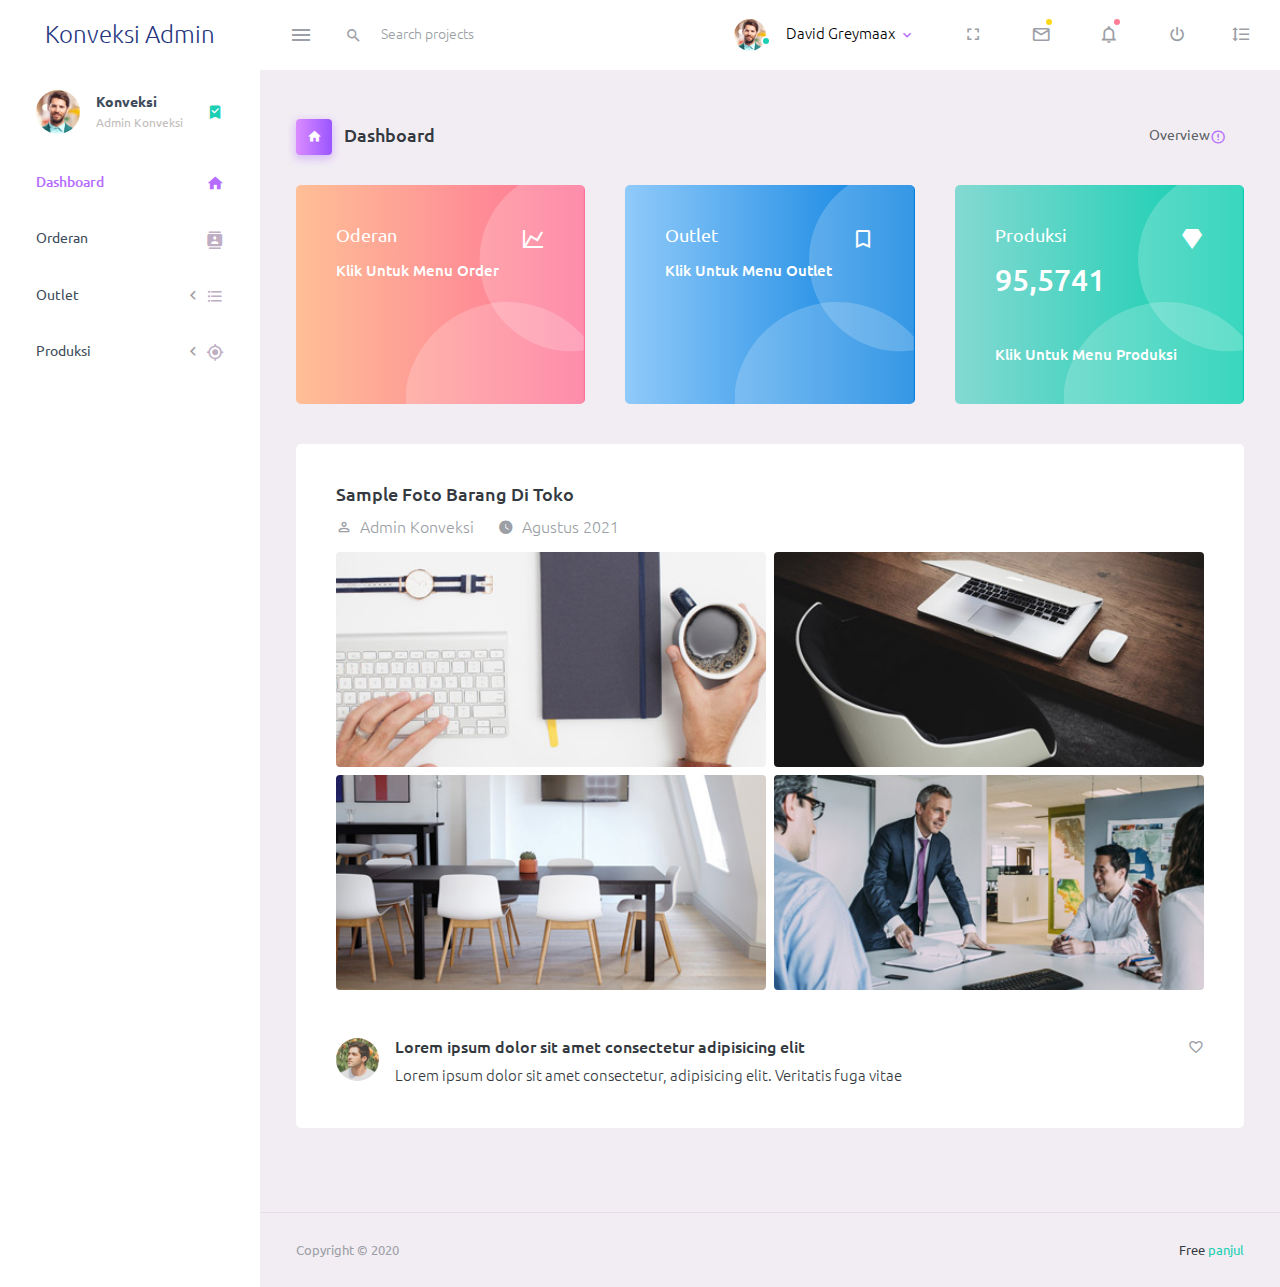
<file: index.html>
<!DOCTYPE html>
<html lang="en">
  <head>
    <!-- Required meta tags -->
    <meta charset="utf-8">
    <meta name="viewport" content="width=device-width, initial-scale=1, shrink-to-fit=no">
    <title>Konveksi</title>
    <!-- plugins:css -->
    <link rel="stylesheet" href="assets/vendors/mdi/css/materialdesignicons.min.css">
    <link rel="stylesheet" href="assets/vendors/css/vendor.bundle.base.css">
    <!-- endinject -->
    <!-- Plugin css for this page -->
    <!-- End plugin css for this page -->
    <!-- inject:css -->
    <!-- endinject -->
    <!-- Layout styles -->
    <link rel="stylesheet" href="assets/css/style.css">
    <!-- End layout styles -->
    <link rel="shortcut icon" href="assets/images/favicon.ico" />
  </head>
  <body>
    <div class="container-scroller">
      <!-- partial:partials/_navbar.html -->
      <nav class="navbar default-layout-navbar col-lg-12 col-12 p-0 fixed-top d-flex flex-row">
        <div class="text-center navbar-brand-wrapper d-flex align-items-center justify-content-center">
          <a class="navbar-brand brand-logo" href="index.html"><span class="fw-bold">Konveksi Admin</span></a>
          <a class="navbar-brand brand-logo-mini" href="index.html"><img src="assets/images/logo-mini.svg" alt="logo" /></a>
        </div>
        <div class="navbar-menu-wrapper d-flex align-items-stretch">
          <button class="navbar-toggler navbar-toggler align-self-center" type="button" data-toggle="minimize">
            <span class="mdi mdi-menu"></span>
          </button>
          <div class="search-field d-none d-md-block">
            <form class="d-flex align-items-center h-100" action="#">
              <div class="input-group">
                <div class="input-group-prepend bg-transparent">
                  <i class="input-group-text border-0 mdi mdi-magnify"></i>
                </div>
                <input type="text" class="form-control bg-transparent border-0" placeholder="Search projects">
              </div>
            </form>
          </div>
          <ul class="navbar-nav navbar-nav-right">
            <li class="nav-item nav-profile dropdown">
              <a class="nav-link dropdown-toggle" id="profileDropdown" href="#" data-toggle="dropdown" aria-expanded="false">
                <div class="nav-profile-img">
                  <img src="assets/images/faces/face1.jpg" alt="image">
                  <span class="availability-status online"></span>
                </div>
                <div class="nav-profile-text">
                  <p class="mb-1 text-black">David Greymaax</p>
                </div>
              </a>
              <div class="dropdown-menu navbar-dropdown" aria-labelledby="profileDropdown">
                <a class="dropdown-item" href="#">
                  <i class="mdi mdi-cached mr-2 text-success"></i> Activity Log </a>
                <div class="dropdown-divider"></div>
                <a class="dropdown-item" href="#">
                  <i class="mdi mdi-logout mr-2 text-primary"></i> Signout </a>
              </div>
            </li>
            <li class="nav-item d-none d-lg-block full-screen-link">
              <a class="nav-link">
                <i class="mdi mdi-fullscreen" id="fullscreen-button"></i>
              </a>
            </li>
            <li class="nav-item dropdown">
              <a class="nav-link count-indicator dropdown-toggle" id="messageDropdown" href="#" data-toggle="dropdown" aria-expanded="false">
                <i class="mdi mdi-email-outline"></i>
                <span class="count-symbol bg-warning"></span>
              </a>
              <div class="dropdown-menu dropdown-menu-right navbar-dropdown preview-list" aria-labelledby="messageDropdown">
                <h6 class="p-3 mb-0">Messages</h6>
                <div class="dropdown-divider"></div>
                <a class="dropdown-item preview-item">
                  <div class="preview-thumbnail">
                    <img src="assets/images/faces/face4.jpg" alt="image" class="profile-pic">
                  </div>
                  <div class="preview-item-content d-flex align-items-start flex-column justify-content-center">
                    <h6 class="preview-subject ellipsis mb-1 font-weight-normal">Mark send you a message</h6>
                    <p class="text-gray mb-0"> 1 Minutes ago </p>
                  </div>
                </a>
                <div class="dropdown-divider"></div>
                <a class="dropdown-item preview-item">
                  <div class="preview-thumbnail">
                    <img src="assets/images/faces/face2.jpg" alt="image" class="profile-pic">
                  </div>
                  <div class="preview-item-content d-flex align-items-start flex-column justify-content-center">
                    <h6 class="preview-subject ellipsis mb-1 font-weight-normal">Cregh send you a message</h6>
                    <p class="text-gray mb-0"> 15 Minutes ago </p>
                  </div>
                </a>
                <div class="dropdown-divider"></div>
                <a class="dropdown-item preview-item">
                  <div class="preview-thumbnail">
                    <img src="assets/images/faces/face3.jpg" alt="image" class="profile-pic">
                  </div>
                  <div class="preview-item-content d-flex align-items-start flex-column justify-content-center">
                    <h6 class="preview-subject ellipsis mb-1 font-weight-normal">Profile picture updated</h6>
                    <p class="text-gray mb-0"> 18 Minutes ago </p>
                  </div>
                </a>
                <div class="dropdown-divider"></div>
                <h6 class="p-3 mb-0 text-center">4 new messages</h6>
              </div>
            </li>
            <li class="nav-item dropdown">
              <a class="nav-link count-indicator dropdown-toggle" id="notificationDropdown" href="#" data-toggle="dropdown">
                <i class="mdi mdi-bell-outline"></i>
                <span class="count-symbol bg-danger"></span>
              </a>
              <div class="dropdown-menu dropdown-menu-right navbar-dropdown preview-list" aria-labelledby="notificationDropdown">
                <h6 class="p-3 mb-0">Notifications</h6>
                <div class="dropdown-divider"></div>
                <a class="dropdown-item preview-item">
                  <div class="preview-thumbnail">
                    <div class="preview-icon bg-success">
                      <i class="mdi mdi-calendar"></i>
                    </div>
                  </div>
                  <div class="preview-item-content d-flex align-items-start flex-column justify-content-center">
                    <h6 class="preview-subject font-weight-normal mb-1">Event today</h6>
                    <p class="text-gray ellipsis mb-0"> Just a reminder that you have an event today </p>
                  </div>
                </a>
                <div class="dropdown-divider"></div>
                <a class="dropdown-item preview-item">
                  <div class="preview-thumbnail">
                    <div class="preview-icon bg-warning">
                      <i class="mdi mdi-settings"></i>
                    </div>
                  </div>
                  <div class="preview-item-content d-flex align-items-start flex-column justify-content-center">
                    <h6 class="preview-subject font-weight-normal mb-1">Settings</h6>
                    <p class="text-gray ellipsis mb-0"> Update dashboard </p>
                  </div>
                </a>
                <div class="dropdown-divider"></div>
                <a class="dropdown-item preview-item">
                  <div class="preview-thumbnail">
                    <div class="preview-icon bg-info">
                      <i class="mdi mdi-link-variant"></i>
                    </div>
                  </div>
                  <div class="preview-item-content d-flex align-items-start flex-column justify-content-center">
                    <h6 class="preview-subject font-weight-normal mb-1">Launch Admin</h6>
                    <p class="text-gray ellipsis mb-0"> New admin wow! </p>
                  </div>
                </a>
                <div class="dropdown-divider"></div>
                <h6 class="p-3 mb-0 text-center">See all notifications</h6>
              </div>
            </li>
            <li class="nav-item nav-logout d-none d-lg-block">
              <a class="nav-link" href="#">
                <i class="mdi mdi-power"></i>
              </a>
            </li>
            <li class="nav-item nav-settings d-none d-lg-block">
              <a class="nav-link" href="#">
                <i class="mdi mdi-format-line-spacing"></i>
              </a>
            </li>
          </ul>
          <button class="navbar-toggler navbar-toggler-right d-lg-none align-self-center" type="button" data-toggle="offcanvas">
            <span class="mdi mdi-menu"></span>
          </button>
        </div>
      </nav>

      <!-- Menu Pada Sidebar -->
      <div class="container-fluid page-body-wrapper">
        <!-- partial:partials/_sidebar.html -->
        <nav class="sidebar sidebar-offcanvas" id="sidebar">
          <ul class="nav">
            <li class="nav-item nav-profile">
              <a href="#" class="nav-link">
                <div class="nav-profile-image">
                  <img src="assets/images/faces/face1.jpg" alt="profile">
                  <span class="login-status online"></span>
                  <!--change to offline or busy as needed-->
                </div>
                <div class="nav-profile-text d-flex flex-column">
                  <span class="font-weight-bold mb-2">Konveksi</span>
                  <span class="text-secondary text-small">Admin Konveksi</span>
                </div>
                <i class="mdi mdi-bookmark-check text-success nav-profile-badge"></i>
              </a>
            </li>
            <li class="nav-item">
              <a class="nav-link" href="index.html">
                <span class="menu-title">Dashboard</span>
                <i class="mdi mdi-home menu-icon"></i>
              </a>
            </li>
            
            <li class="nav-item">
              <a class="nav-link" href="listorder.html">
                <span class="menu-title">Orderan</span>
                <i class="mdi mdi-contacts menu-icon"></i>
              </a>
            </li>
            <li class="nav-item">
              <a class="nav-link" data-toggle="collapse" href="#general-pages" aria-expanded="false" aria-controls="general-pages">
                <span class="menu-title">Outlet</span>
                <i class="menu-arrow"></i>
                <i class="mdi mdi-format-list-bulleted menu-icon"></i>

              </a>
              <div class="collapse" id="general-pages">
                <ul class="nav flex-column sub-menu">
                  <li class="nav-item"> <a class="nav-link" href="list_baju.html"> List Baju </a></li>
                  <li class="nav-item"> <a class="nav-link" href="stok.html"> Stok </a></li>
                </ul>
              </div>
            </li>
            <li class="nav-item">
              <a class="nav-link" data-toggle="collapse" href="#ui-basic" aria-expanded="false" aria-controls="ui-basic">
                <span class="menu-title">Produksi</span>
                <i class="menu-arrow"></i>
                <i class="mdi mdi-crosshairs-gps menu-icon"></i>
              </a>
              <div class="collapse" id="ui-basic">
                <ul class="nav flex-column sub-menu">
                  <li class="nav-item"> <a class="nav-link" href="pages/produksi/form_invoice.html">Buat Invoice</a></li>
                  <li class="nav-item"> <a class="nav-link" href="pages/produksi/daftar_invoice.html">Daftar Invoice</a></li>
                </ul>
              </div>
            </li>
            
          </ul>
        </nav>
        <!-- Akhir menu pada sidebar -->

        <div class="main-panel">
          <div class="content-wrapper">
            <div class="page-header">
              <h3 class="page-title">
                <span class="page-title-icon bg-gradient-primary text-white mr-2">
                  <i class="mdi mdi-home"></i>
                </span> Dashboard
              </h3>
              <nav aria-label="breadcrumb">
                <ul class="breadcrumb">
                  <li class="breadcrumb-item active" aria-current="page">
                    <span></span>Overview <i class="mdi mdi-alert-circle-outline icon-sm text-primary align-middle"></i>
                  </li>
                </ul>
              </nav>
            </div>
            <div class="row">
              <div class="col-md-4 stretch-card grid-margin">
                <div class="card bg-gradient-danger card-img-holder text-white">
                  <div class="card-body">
                    <img src="assets/images/dashboard/circle.svg" class="card-img-absolute" alt="circle-image" />
                    <h4 class="font-weight-normal mb-3">Oderan <i class="mdi mdi-chart-line mdi-24px float-right"></i>
                    </h4>
                    <!-- <h2 class="mb-5">$ 15,0000</h2> -->
                    <h6 class="card-text">Klik Untuk Menu Order</h6>
                  </div>
                </div>
              </div>
              <div class="col-md-4 stretch-card grid-margin">
                <div class="card bg-gradient-info card-img-holder text-white">
                  <div class="card-body">
                    <img src="assets/images/dashboard/circle.svg" class="card-img-absolute" alt="circle-image" />
                    <h4 class="font-weight-normal mb-3">Outlet <i class="mdi mdi-bookmark-outline mdi-24px float-right"></i>
                    </h4>
                    <!-- <h2 class="mb-5">45,6334</h2> -->
                    <h6 class="card-text">Klik Untuk Menu Outlet</h6>
                  </div>
                </div>
              </div>
              <div class="col-md-4 stretch-card grid-margin">
                <div class="card bg-gradient-success card-img-holder text-white">
                  <div class="card-body">
                    <img src="assets/images/dashboard/circle.svg" class="card-img-absolute" alt="circle-image" />
                    <h4 class="font-weight-normal mb-3">Produksi <i class="mdi mdi-diamond mdi-24px float-right"></i>
                    </h4>
                    <h2 class="mb-5">95,5741</h2>
                    <h6 class="card-text">Klik Untuk Menu Produksi</h6>
                  </div>
                </div>
              </div>
            </div>

            <div class="row">
              <div class="col-12 grid-margin stretch-card">
                <div class="card">
                  <div class="card-body">
                    <h4 class="card-title">Sample Foto Barang di Toko</h4>
                    <div class="d-flex">
                      <div class="d-flex align-items-center mr-4 text-muted font-weight-light">
                        <i class="mdi mdi-account-outline icon-sm mr-2"></i>
                        <span>Admin Konveksi</span>
                      </div>
                      <div class="d-flex align-items-center text-muted font-weight-light">
                        <i class="mdi mdi-clock icon-sm mr-2"></i>
                        <span>Agustus 2021</span>
                      </div>
                    </div>
                    <div class="row mt-3">
                      <div class="col-6 pr-1">
                        <img src="assets/images/dashboard/img_1.jpg" class="mb-2 mw-100 w-100 rounded" alt="image">
                        <img src="assets/images/dashboard/img_4.jpg" class="mw-100 w-100 rounded" alt="image">
                      </div>
                      <div class="col-6 pl-1">
                        <img src="assets/images/dashboard/img_2.jpg" class="mb-2 mw-100 w-100 rounded" alt="image">
                        <img src="assets/images/dashboard/img_3.jpg" class="mw-100 w-100 rounded" alt="image">
                      </div>
                    </div>
                    <div class="d-flex mt-5 align-items-top">
                      <img src="assets/images/faces/face3.jpg" class="img-sm rounded-circle mr-3" alt="image">
                      <div class="mb-0 flex-grow">
                        <h5 class="mr-2 mb-2">Lorem ipsum dolor sit amet consectetur adipisicing elit</h5>
                        <p class="mb-0 font-weight-light">Lorem ipsum dolor sit amet consectetur, adipisicing elit. Veritatis fuga vitae </p>
                      </div>
                      <div class="ml-auto">
                        <i class="mdi mdi-heart-outline text-muted"></i>
                      </div>
                    </div>
                  </div>
                </div>
              </div>
            </div>
            
          </div>
          <!-- content-wrapper ends -->
          <!-- partial:partials/_footer.html -->
          <footer class="footer">
            <div class="container-fluid clearfix">
              <span class="text-muted d-block text-center text-sm-left d-sm-inline-block">Copyright © 2020</span>
              <span class="float-none float-sm-right d-block mt-1 mt-sm-0 text-center"> Free <a href="#" target="_blank">panjul </a></span>
            </div>
          </footer>
          <!-- partial -->
        </div>
        <!-- main-panel ends -->
      </div>
      <!-- page-body-wrapper ends -->
    </div>
    <!-- container-scroller -->
    <!-- plugins:js -->
    <script src="assets/vendors/js/vendor.bundle.base.js"></script>
    <!-- endinject -->
    <!-- Plugin js for this page -->
    <script src="assets/vendors/chart.js/Chart.min.js"></script>
    <!-- End plugin js for this page -->
    <!-- inject:js -->
    <script src="assets/js/off-canvas.js"></script>
    <script src="assets/js/hoverable-collapse.js"></script>
    <script src="assets/js/misc.js"></script>
    <!-- endinject -->
    <!-- Custom js for this page -->
    <script src="assets/js/dashboard.js"></script>
    <script src="assets/js/todolist.js"></script>
    <!-- End custom js for this page -->
  </body>
</html>
</file>
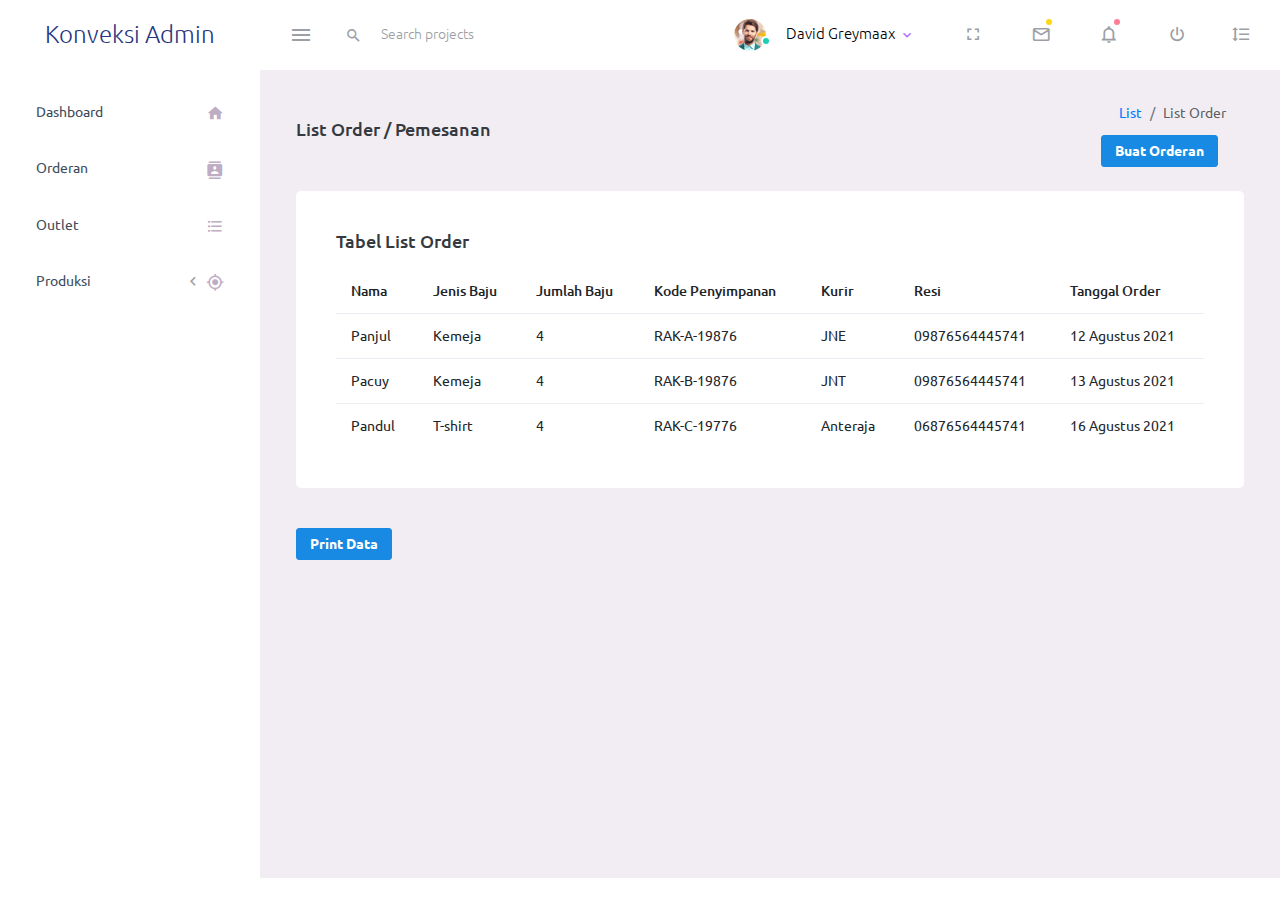
<file: listorder.html>
<!DOCTYPE html>
<html lang="en">
<head>
    <meta charset="UTF-8">
    <meta http-equiv="X-UA-Compatible" content="IE=edge">
    <meta name="viewport" content="width=device-width, initial-scale=1.0">
    <!-- plugins:css -->
    <link rel="stylesheet" href="assets/vendors/mdi/css/materialdesignicons.min.css">
    <link rel="stylesheet" href="assets/vendors/css/vendor.bundle.base.css">
    <!-- endinject -->
    <link rel="stylesheet" href="assets/css/style.css">
    <!-- End layout styles -->
    <link rel="shortcut icon" href="assets/images/favicon.ico" />
    <title>ListOrder</title>
</head>
<body>
    <div class="container-scroller">
        <nav class="navbar default-layout-navbar col-lg-12 col-12 p-0 fixed-top d-flex flex-row">
            <div class="text-center navbar-brand-wrapper d-flex align-items-center justify-content-center">
              <a class="navbar-brand brand-logo" href="index.html"><span class="fw-bold">Konveksi Admin</span></a>
              <a class="navbar-brand brand-logo-mini" href="index.html"><img src="assets/images/logo-mini.svg" alt="logo" /></a>
            </div>
            <div class="navbar-menu-wrapper d-flex align-items-stretch">
              <button class="navbar-toggler navbar-toggler align-self-center" type="button" data-toggle="minimize">
                <span class="mdi mdi-menu"></span>
              </button>
              <div class="search-field d-none d-md-block">
                <form class="d-flex align-items-center h-100" action="#">
                  <div class="input-group">
                    <div class="input-group-prepend bg-transparent">
                      <i class="input-group-text border-0 mdi mdi-magnify"></i>
                    </div>
                    <input type="text" class="form-control bg-transparent border-0" placeholder="Search projects">
                  </div>
                </form>
              </div>
              <ul class="navbar-nav navbar-nav-right">
                <li class="nav-item nav-profile dropdown">
                  <a class="nav-link dropdown-toggle" id="profileDropdown" href="#" data-toggle="dropdown" aria-expanded="false">
                    <div class="nav-profile-img">
                      <img src="assets/images/faces/face1.jpg" alt="image">
                      <span class="availability-status online"></span>
                    </div>
                    <div class="nav-profile-text">
                      <p class="mb-1 text-black">David Greymaax</p>
                    </div>
                  </a>
                  <div class="dropdown-menu navbar-dropdown" aria-labelledby="profileDropdown">
                    <a class="dropdown-item" href="#">
                      <i class="mdi mdi-cached mr-2 text-success"></i> Activity Log </a>
                    <div class="dropdown-divider"></div>
                    <a class="dropdown-item" href="#">
                      <i class="mdi mdi-logout mr-2 text-primary"></i> Signout </a>
                  </div>
                </li>
                <li class="nav-item d-none d-lg-block full-screen-link">
                  <a class="nav-link">
                    <i class="mdi mdi-fullscreen" id="fullscreen-button"></i>
                  </a>
                </li>
                <li class="nav-item dropdown">
                  <a class="nav-link count-indicator dropdown-toggle" id="messageDropdown" href="#" data-toggle="dropdown" aria-expanded="false">
                    <i class="mdi mdi-email-outline"></i>
                    <span class="count-symbol bg-warning"></span>
                  </a>
                  <div class="dropdown-menu dropdown-menu-right navbar-dropdown preview-list" aria-labelledby="messageDropdown">
                    <h6 class="p-3 mb-0">Messages</h6>
                    <div class="dropdown-divider"></div>
                    <a class="dropdown-item preview-item">
                      <div class="preview-thumbnail">
                        <img src="assets/images/faces/face4.jpg" alt="image" class="profile-pic">
                      </div>
                      <div class="preview-item-content d-flex align-items-start flex-column justify-content-center">
                        <h6 class="preview-subject ellipsis mb-1 font-weight-normal">Mark send you a message</h6>
                        <p class="text-gray mb-0"> 1 Minutes ago </p>
                      </div>
                    </a>
                    <div class="dropdown-divider"></div>
                    <a class="dropdown-item preview-item">
                      <div class="preview-thumbnail">
                        <img src="assets/images/faces/face2.jpg" alt="image" class="profile-pic">
                      </div>
                      <div class="preview-item-content d-flex align-items-start flex-column justify-content-center">
                        <h6 class="preview-subject ellipsis mb-1 font-weight-normal">Cregh send you a message</h6>
                        <p class="text-gray mb-0"> 15 Minutes ago </p>
                      </div>
                    </a>
                    <div class="dropdown-divider"></div>
                    <a class="dropdown-item preview-item">
                      <div class="preview-thumbnail">
                        <img src="assets/images/faces/face3.jpg" alt="image" class="profile-pic">
                      </div>
                      <div class="preview-item-content d-flex align-items-start flex-column justify-content-center">
                        <h6 class="preview-subject ellipsis mb-1 font-weight-normal">Profile picture updated</h6>
                        <p class="text-gray mb-0"> 18 Minutes ago </p>
                      </div>
                    </a>
                    <div class="dropdown-divider"></div>
                    <h6 class="p-3 mb-0 text-center">4 new messages</h6>
                  </div>
                </li>
                <li class="nav-item dropdown">
                  <a class="nav-link count-indicator dropdown-toggle" id="notificationDropdown" href="#" data-toggle="dropdown">
                    <i class="mdi mdi-bell-outline"></i>
                    <span class="count-symbol bg-danger"></span>
                  </a>
                  <div class="dropdown-menu dropdown-menu-right navbar-dropdown preview-list" aria-labelledby="notificationDropdown">
                    <h6 class="p-3 mb-0">Notifications</h6>
                    <div class="dropdown-divider"></div>
                    <a class="dropdown-item preview-item">
                      <div class="preview-thumbnail">
                        <div class="preview-icon bg-success">
                          <i class="mdi mdi-calendar"></i>
                        </div>
                      </div>
                      <div class="preview-item-content d-flex align-items-start flex-column justify-content-center">
                        <h6 class="preview-subject font-weight-normal mb-1">Event today</h6>
                        <p class="text-gray ellipsis mb-0"> Just a reminder that you have an event today </p>
                      </div>
                    </a>
                    <div class="dropdown-divider"></div>
                    <a class="dropdown-item preview-item">
                      <div class="preview-thumbnail">
                        <div class="preview-icon bg-warning">
                          <i class="mdi mdi-settings"></i>
                        </div>
                      </div>
                      <div class="preview-item-content d-flex align-items-start flex-column justify-content-center">
                        <h6 class="preview-subject font-weight-normal mb-1">Settings</h6>
                        <p class="text-gray ellipsis mb-0"> Update dashboard </p>
                      </div>
                    </a>
                    <div class="dropdown-divider"></div>
                    <a class="dropdown-item preview-item">
                      <div class="preview-thumbnail">
                        <div class="preview-icon bg-info">
                          <i class="mdi mdi-link-variant"></i>
                        </div>
                      </div>
                      <div class="preview-item-content d-flex align-items-start flex-column justify-content-center">
                        <h6 class="preview-subject font-weight-normal mb-1">Launch Admin</h6>
                        <p class="text-gray ellipsis mb-0"> New admin wow! </p>
                      </div>
                    </a>
                    <div class="dropdown-divider"></div>
                    <h6 class="p-3 mb-0 text-center">See all notifications</h6>
                  </div>
                </li>
                <li class="nav-item nav-logout d-none d-lg-block">
                  <a class="nav-link" href="#">
                    <i class="mdi mdi-power"></i>
                  </a>
                </li>
                <li class="nav-item nav-settings d-none d-lg-block">
                  <a class="nav-link" href="#">
                    <i class="mdi mdi-format-line-spacing"></i>
                  </a>
                </li>
              </ul>
              <button class="navbar-toggler navbar-toggler-right d-lg-none align-self-center" type="button" data-toggle="offcanvas">
                <span class="mdi mdi-menu"></span>
              </button>
            </div>
          </nav>
    </div>
    <div class="container-fluid page-body-wrapper">
         <!-- partial:partials/_sidebar.html -->
         <nav class="sidebar sidebar-offcanvas" id="sidebar">
            <ul class="nav">
              <li class="nav-item nav-profile">
                <a href="#" class="nav-link">
                  <div class="nav-profile-image">
                    <img src="assets/images/faces/face1.jpg" alt="profile">
                    <span class="login-status online"></span>
                    <!--change to offline or busy as needed-->
                  </div>
                  <div class="nav-profile-text d-flex flex-column">
                    <span class="font-weight-bold mb-2">Konveksi</span>
                    <span class="text-secondary text-small">Admin Konveksi</span>
                  </div>
                  <i class="mdi mdi-bookmark-check text-success nav-profile-badge"></i>
                </a>
              </li>
              <li class="nav-item">
                <a class="nav-link" href="index.html">
                  <span class="menu-title">Dashboard</span>
                  <i class="mdi mdi-home menu-icon"></i>
                </a>
              </li>
              
              <li class="nav-item">
                <a class="nav-link" href="order.html">
                  <span class="menu-title">Orderan</span>
                  <i class="mdi mdi-contacts menu-icon"></i>
                </a>
              </li>
              <li class="nav-item">
                <a class="nav-link" href="#">
                  <span class="menu-title">Outlet</span>
                  <i class="mdi mdi-format-list-bulleted menu-icon"></i>
                </a>
              </li>
              <li class="nav-item">
                <a class="nav-link" data-toggle="collapse" href="#ui-basic" aria-expanded="false" aria-controls="ui-basic">
                  <span class="menu-title">Produksi</span>
                  <i class="menu-arrow"></i>
                  <i class="mdi mdi-crosshairs-gps menu-icon"></i>
                </a>
                <div class="collapse" id="ui-basic">
                  <ul class="nav flex-column sub-menu">
                    <li class="nav-item"> <a class="nav-link" href="pages/produksi/form_invoice.html">Buat Invoice</a></li>
                    <li class="nav-item"> <a class="nav-link" href="pages/produksi/daftar_invoice.html">Daftar Invoice</a></li>
                  </ul>
                </div>
              </li>
              
            </ul>
         </nav>
          <!-- content -->
          <div class="main-panel mt-5">
            <div class="content-wrapper">
              <div class="page-header">
                <h3 class="page-title"> List Order / Pemesanan </h3>
                <nav aria-label="breadcrumb">
                  <ol class="breadcrumb">
                    <li class="breadcrumb-item"><a href="#">List</a></li>
                    <li class="breadcrumb-item active" aria-current="page">List Order</li>
                </ol>
                <a class="btn btn-info btn-sm" href="order.html">Buat Orderan</a>

                </nav>
              </div>
              <!-- isi content -->
              <div class="row">
                  <div class="col-lg-12 grid-margin stretch-card">
                      <div class="card">
                        <div class="card-body">
                          <h4 class="card-title">Tabel List Order</h4>
                         
                          </p>
                          <table class="table">
                            <thead>
                              <tr>
                                <th>Nama</th>
                                <th>Jenis Baju</th>
                                <th>Jumlah Baju</th>
                                <th>Kode Penyimpanan</th>
                                <th>Kurir</th>
                                <th>Resi</th>
                                <th>Tanggal Order</th>
                              </tr>
                            </thead>
                            <tbody>
                              <tr>
                                <td>Panjul</td>
                                <td>Kemeja</td>
                                <td>4</td>
                                <td>RAK-A-19876</td>
                                <td>JNE</td>
                                <td>09876564445741</td>
                                <td>12 Agustus 2021</td>
                              </td>
                              </tr>
                              <tr>
                                  <td>Pacuy</td>
                                  <td>Kemeja</td>
                                  <td>4</td>
                                  <td>RAK-B-19876</td>
                                  <td>JNT</td>
                                  <td>09876564445741</td>
                                  <td>13 Agustus 2021</td>
                                </td>
                                </tr>
                                <tr>
                                  <td>Pandul</td>
                                  <td>T-shirt</td>
                                  <td>4</td>
                                  <td>RAK-C-19776</td>
                                  <td>Anteraja</td>
                                  <td>06876564445741</td>
                                  <td>16 Agustus 2021</td>
                                </td>
                                </tr>
                            </tbody>
                          </table>
                        </div>
                      </div>
                    </div>
                </div>
                <div class="row">
                    <div class="col-sm">
                        <button class="btn btn-info btn-sm">Print Data</button>
                    </div>
                </div>
            </div>
          </div>
    </div>






     <!-- container-scroller -->
    <!-- plugins:js -->
    <script src="assets/vendors/js/vendor.bundle.base.js"></script>
    <!-- endinject -->
    <!-- Plugin js for this page -->
    <script src="assets/vendors/chart.js/Chart.min.js"></script>
    <!-- End plugin js for this page -->
    <!-- inject:js -->
    <script src="assets/js/off-canvas.js"></script>
    <script src="assets/js/hoverable-collapse.js"></script>
    <script src="assets/js/misc.js"></script>
    <!-- endinject -->
    <!-- Custom js for this page -->
    <script src="assets/js/dashboard.js"></script>
    <script src="assets/js/todolist.js"></script>
    <!-- End custom js for this page -->
    
</body>
</html>
</file>
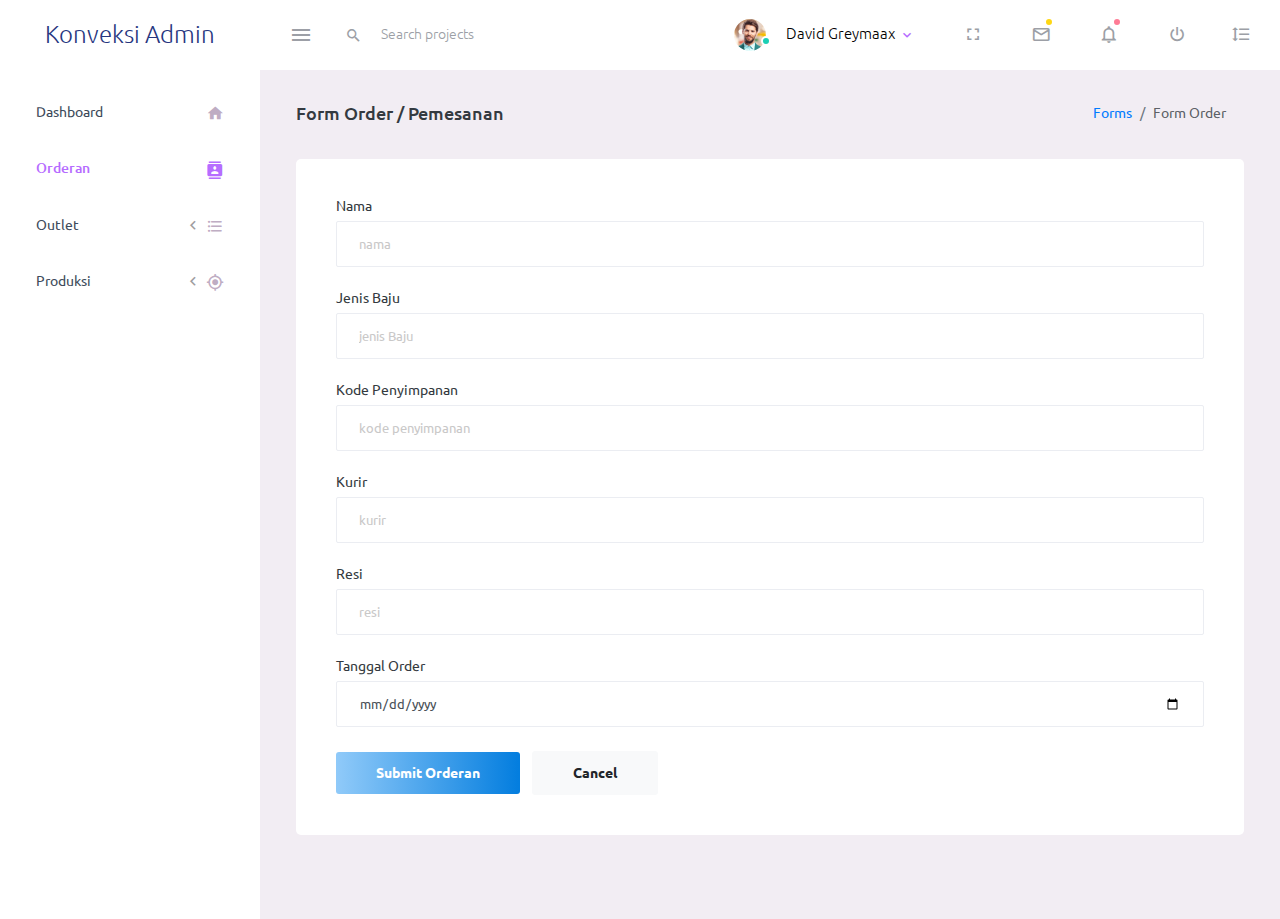
<file: order.html>
<!DOCTYPE html>
<html lang="en">
<head>
    <meta charset="UTF-8">
    <meta http-equiv="X-UA-Compatible" content="IE=edge">
    <meta name="viewport" content="width=device-width, initial-scale=1.0">
    <!-- plugins:css -->
    <link rel="stylesheet" href="assets/vendors/mdi/css/materialdesignicons.min.css">
    <link rel="stylesheet" href="assets/vendors/css/vendor.bundle.base.css">
    <!-- endinject -->
    <link rel="stylesheet" href="assets/css/style.css">
    <!-- End layout styles -->
    <link rel="shortcut icon" href="assets/images/favicon.ico" />
    <title>Order</title>
</head>
<body>
    <div class="container-scroller">
        <nav class="navbar default-layout-navbar col-lg-12 col-12 p-0 fixed-top d-flex flex-row">
            <div class="text-center navbar-brand-wrapper d-flex align-items-center justify-content-center">
              <a class="navbar-brand brand-logo" href="index.html"><span class="fw-bold">Konveksi Admin</span></a>
              <a class="navbar-brand brand-logo-mini" href="index.html"><img src="assets/images/logo-mini.svg" alt="logo" /></a>
            </div>
            <div class="navbar-menu-wrapper d-flex align-items-stretch">
              <button class="navbar-toggler navbar-toggler align-self-center" type="button" data-toggle="minimize">
                <span class="mdi mdi-menu"></span>
              </button>
              <div class="search-field d-none d-md-block">
                <form class="d-flex align-items-center h-100" action="#">
                  <div class="input-group">
                    <div class="input-group-prepend bg-transparent">
                      <i class="input-group-text border-0 mdi mdi-magnify"></i>
                    </div>
                    <input type="text" class="form-control bg-transparent border-0" placeholder="Search projects">
                  </div>
                </form>
              </div>
              <ul class="navbar-nav navbar-nav-right">
                <li class="nav-item nav-profile dropdown">
                  <a class="nav-link dropdown-toggle" id="profileDropdown" href="#" data-toggle="dropdown" aria-expanded="false">
                    <div class="nav-profile-img">
                      <img src="assets/images/faces/face1.jpg" alt="image">
                      <span class="availability-status online"></span>
                    </div>
                    <div class="nav-profile-text">
                      <p class="mb-1 text-black">David Greymaax</p>
                    </div>
                  </a>
                  <div class="dropdown-menu navbar-dropdown" aria-labelledby="profileDropdown">
                    <a class="dropdown-item" href="#">
                      <i class="mdi mdi-cached mr-2 text-success"></i> Activity Log </a>
                    <div class="dropdown-divider"></div>
                    <a class="dropdown-item" href="#">
                      <i class="mdi mdi-logout mr-2 text-primary"></i> Signout </a>
                  </div>
                </li>
                <li class="nav-item d-none d-lg-block full-screen-link">
                  <a class="nav-link">
                    <i class="mdi mdi-fullscreen" id="fullscreen-button"></i>
                  </a>
                </li>
                <li class="nav-item dropdown">
                  <a class="nav-link count-indicator dropdown-toggle" id="messageDropdown" href="#" data-toggle="dropdown" aria-expanded="false">
                    <i class="mdi mdi-email-outline"></i>
                    <span class="count-symbol bg-warning"></span>
                  </a>
                  <div class="dropdown-menu dropdown-menu-right navbar-dropdown preview-list" aria-labelledby="messageDropdown">
                    <h6 class="p-3 mb-0">Messages</h6>
                    <div class="dropdown-divider"></div>
                    <a class="dropdown-item preview-item">
                      <div class="preview-thumbnail">
                        <img src="assets/images/faces/face4.jpg" alt="image" class="profile-pic">
                      </div>
                      <div class="preview-item-content d-flex align-items-start flex-column justify-content-center">
                        <h6 class="preview-subject ellipsis mb-1 font-weight-normal">Mark send you a message</h6>
                        <p class="text-gray mb-0"> 1 Minutes ago </p>
                      </div>
                    </a>
                    <div class="dropdown-divider"></div>
                    <a class="dropdown-item preview-item">
                      <div class="preview-thumbnail">
                        <img src="assets/images/faces/face2.jpg" alt="image" class="profile-pic">
                      </div>
                      <div class="preview-item-content d-flex align-items-start flex-column justify-content-center">
                        <h6 class="preview-subject ellipsis mb-1 font-weight-normal">Cregh send you a message</h6>
                        <p class="text-gray mb-0"> 15 Minutes ago </p>
                      </div>
                    </a>
                    <div class="dropdown-divider"></div>
                    <a class="dropdown-item preview-item">
                      <div class="preview-thumbnail">
                        <img src="assets/images/faces/face3.jpg" alt="image" class="profile-pic">
                      </div>
                      <div class="preview-item-content d-flex align-items-start flex-column justify-content-center">
                        <h6 class="preview-subject ellipsis mb-1 font-weight-normal">Profile picture updated</h6>
                        <p class="text-gray mb-0"> 18 Minutes ago </p>
                      </div>
                    </a>
                    <div class="dropdown-divider"></div>
                    <h6 class="p-3 mb-0 text-center">4 new messages</h6>
                  </div>
                </li>
                <li class="nav-item dropdown">
                  <a class="nav-link count-indicator dropdown-toggle" id="notificationDropdown" href="#" data-toggle="dropdown">
                    <i class="mdi mdi-bell-outline"></i>
                    <span class="count-symbol bg-danger"></span>
                  </a>
                  <div class="dropdown-menu dropdown-menu-right navbar-dropdown preview-list" aria-labelledby="notificationDropdown">
                    <h6 class="p-3 mb-0">Notifications</h6>
                    <div class="dropdown-divider"></div>
                    <a class="dropdown-item preview-item">
                      <div class="preview-thumbnail">
                        <div class="preview-icon bg-success">
                          <i class="mdi mdi-calendar"></i>
                        </div>
                      </div>
                      <div class="preview-item-content d-flex align-items-start flex-column justify-content-center">
                        <h6 class="preview-subject font-weight-normal mb-1">Event today</h6>
                        <p class="text-gray ellipsis mb-0"> Just a reminder that you have an event today </p>
                      </div>
                    </a>
                    <div class="dropdown-divider"></div>
                    <a class="dropdown-item preview-item">
                      <div class="preview-thumbnail">
                        <div class="preview-icon bg-warning">
                          <i class="mdi mdi-settings"></i>
                        </div>
                      </div>
                      <div class="preview-item-content d-flex align-items-start flex-column justify-content-center">
                        <h6 class="preview-subject font-weight-normal mb-1">Settings</h6>
                        <p class="text-gray ellipsis mb-0"> Update dashboard </p>
                      </div>
                    </a>
                    <div class="dropdown-divider"></div>
                    <a class="dropdown-item preview-item">
                      <div class="preview-thumbnail">
                        <div class="preview-icon bg-info">
                          <i class="mdi mdi-link-variant"></i>
                        </div>
                      </div>
                      <div class="preview-item-content d-flex align-items-start flex-column justify-content-center">
                        <h6 class="preview-subject font-weight-normal mb-1">Launch Admin</h6>
                        <p class="text-gray ellipsis mb-0"> New admin wow! </p>
                      </div>
                    </a>
                    <div class="dropdown-divider"></div>
                    <h6 class="p-3 mb-0 text-center">See all notifications</h6>
                  </div>
                </li>
                <li class="nav-item nav-logout d-none d-lg-block">
                  <a class="nav-link" href="#">
                    <i class="mdi mdi-power"></i>
                  </a>
                </li>
                <li class="nav-item nav-settings d-none d-lg-block">
                  <a class="nav-link" href="#">
                    <i class="mdi mdi-format-line-spacing"></i>
                  </a>
                </li>
              </ul>
              <button class="navbar-toggler navbar-toggler-right d-lg-none align-self-center" type="button" data-toggle="offcanvas">
                <span class="mdi mdi-menu"></span>
              </button>
            </div>
          </nav>
    </div>
    <div class="container-fluid page-body-wrapper">
         <!-- partial:partials/_sidebar.html -->
         <nav class="sidebar sidebar-offcanvas" id="sidebar">
            <ul class="nav">
              <li class="nav-item nav-profile">
                <a href="#" class="nav-link">
                  <div class="nav-profile-image">
                    <img src="assets/images/faces/face1.jpg" alt="profile">
                    <span class="login-status online"></span>
                    <!--change to offline or busy as needed-->
                  </div>
                  <div class="nav-profile-text d-flex flex-column">
                    <span class="font-weight-bold mb-2">Konveksi</span>
                    <span class="text-secondary text-small">Admin Konveksi</span>
                  </div>
                  <i class="mdi mdi-bookmark-check text-success nav-profile-badge"></i>
                </a>
              </li>
              <li class="nav-item">
                <a class="nav-link" href="index.html">
                  <span class="menu-title">Dashboard</span>
                  <i class="mdi mdi-home menu-icon"></i>
                </a>
              </li>
              
              <li class="nav-item">
                <a class="nav-link" href="order.html">
                  <span class="menu-title">Orderan</span>
                  <i class="mdi mdi-contacts menu-icon"></i>
                </a>
              </li>
              <li class="nav-item">
                <a class="nav-link" data-toggle="collapse" href="#general-pages" aria-expanded="false" aria-controls="general-pages">
                  <span class="menu-title">Outlet</span>
                  <i class="menu-arrow"></i>
                  <i class="mdi mdi-format-list-bulleted menu-icon"></i>
  
                </a>
                <div class="collapse" id="general-pages">
                  <ul class="nav flex-column sub-menu">
                    <li class="nav-item"> <a class="nav-link" href="list_baju.html"> List Baju </a></li>
                    <li class="nav-item"> <a class="nav-link" href="stok.html"> Stok </a></li>
                  </ul>
                </div>
              </li>
              <li class="nav-item">
                <a class="nav-link" data-toggle="collapse" href="#ui-basic" aria-expanded="false" aria-controls="ui-basic">
                  <span class="menu-title">Produksi</span>
                  <i class="menu-arrow"></i>
                  <i class="mdi mdi-crosshairs-gps menu-icon"></i>
                </a>
                <div class="collapse" id="ui-basic">
                  <ul class="nav flex-column sub-menu">
                    <li class="nav-item"> <a class="nav-link" href="pages/produksi/form_invoice.html">Buat Invoice</a></li>
                    <li class="nav-item"> <a class="nav-link" href="pages/produksi/daftar_invoice.html">Daftar Invoice</a></li>
                  </ul>
                </div>
              </li>
              
            </ul>
         </nav>
          <!-- content -->
        <div class="main-panel mt-5">
            <div class="content-wrapper">
              <div class="page-header">
                <h3 class="page-title"> Form Order / Pemesanan </h3>
                <nav aria-label="breadcrumb">
                  <ol class="breadcrumb">
                    <li class="breadcrumb-item"><a href="#">Forms</a></li>
                    <li class="breadcrumb-item active" aria-current="page">Form Order</li>
                  </ol>
                </nav>
              </div>
              <div class="row">
                <div class="col-12 grid-margin stretch-card">
                  <div class="card">
                    <div class="card-body">
                      <form class="forms-sample">
                        <div class="form-group">
                          <label for="exampleInputName1">Nama</label>
                          <input type="text" class="form-control" id="exampleInputName1" placeholder="nama">
                        </div>
                        <div class="form-group">
                          <label for="exampleInputEmail3">Jenis Baju</label>
                          <input type="text" class="form-control" id="exampleInputEmail3" placeholder="jenis Baju">
                        </div>
                        <div class="form-group">
                          <label for="exampleInputPassword4">Kode Penyimpanan</label>
                          <input type="text" class="form-control" id="kodepenyimpanan" placeholder="kode penyimpanan">
                        </div>
                        <div class="form-group">
                          <label for="exampleSelectGender">Kurir</label>
                          <input type="text" class="form-control" id="kurir" placeholder="kurir">
                        </div>
                        <div class="form-group">
                          <label for="exampleSelectGender">Resi</label>
                          <input type="text" class="form-control" id="resi" placeholder="resi">
                        </div>
                        <div class="form-group">
                          <label for="exampleSelectGender">Tanggal Order</label>
                          <input type="date" class="form-control" id="resi" placeholder="tanggal order">
                        </div>
                      
                        <button type="submit" class="btn btn-gradient-info mr-2">Submit Orderan</button>
                        <button class="btn btn-light">Cancel</button>
                      </form>
                    </div>
                  </div>
                </div>
              </div>
            </div>
          </div>
    </div>






     <!-- container-scroller -->
    <!-- plugins:js -->
    <script src="assets/vendors/js/vendor.bundle.base.js"></script>
    <!-- endinject -->
    <!-- Plugin js for this page -->
    <script src="assets/vendors/chart.js/Chart.min.js"></script>
    <!-- End plugin js for this page -->
    <!-- inject:js -->
    <script src="assets/js/off-canvas.js"></script>
    <script src="assets/js/hoverable-collapse.js"></script>
    <script src="assets/js/misc.js"></script>
    <!-- endinject -->
    <!-- Custom js for this page -->
    <script src="assets/js/dashboard.js"></script>
    <script src="assets/js/todolist.js"></script>
    <!-- End custom js for this page -->
    
</body>
</html>
</file>
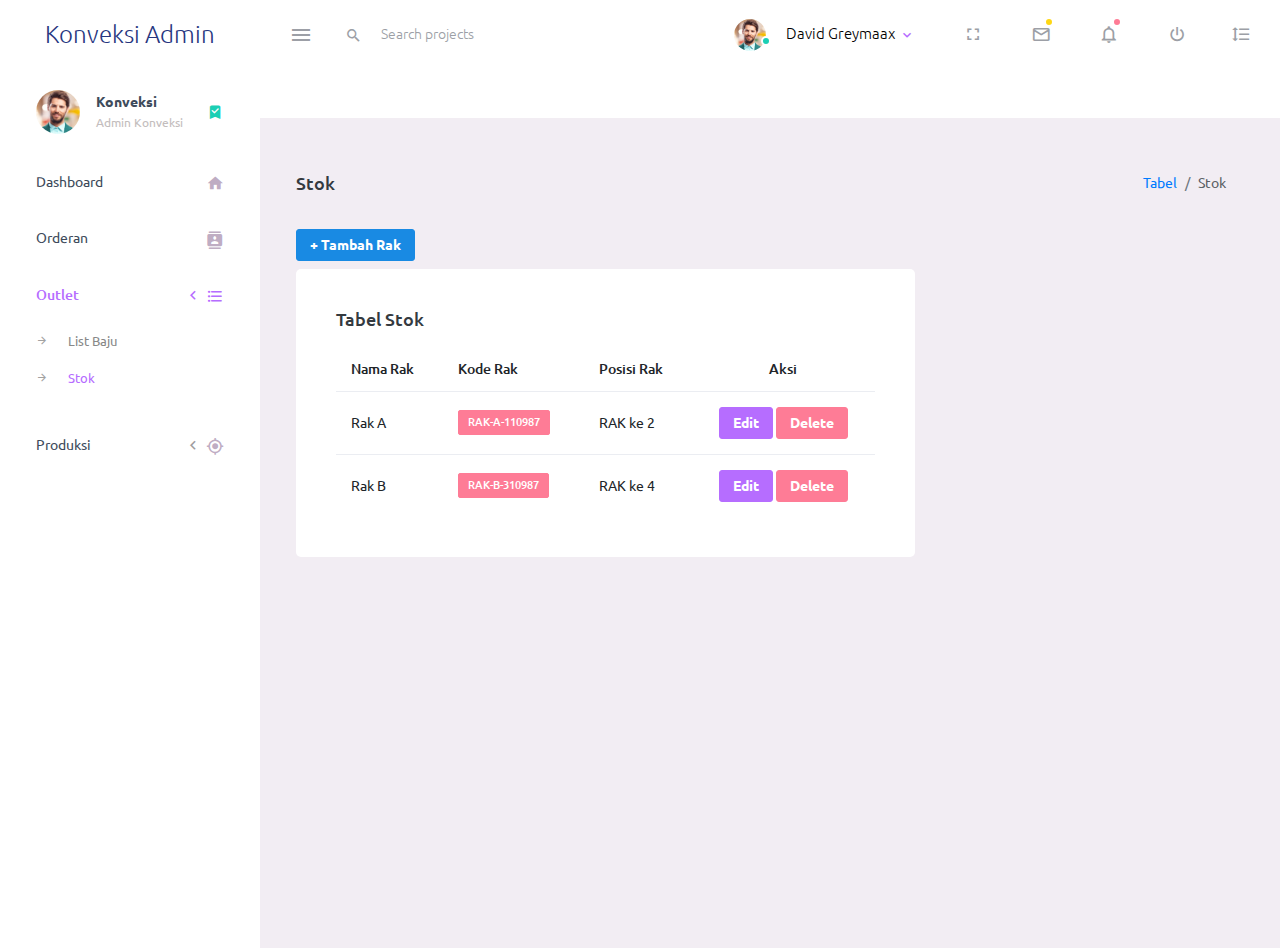
<file: stok.html>
<!DOCTYPE html>
<html lang="en">
  <head>
    <!-- Required meta tags -->
    <meta charset="utf-8">
    <meta name="viewport" content="width=device-width, initial-scale=1, shrink-to-fit=no">
    <title>Tambah Jenis Baju</title>
    <!-- plugins:css -->
    <link rel="stylesheet" href="assets/vendors/mdi/css/materialdesignicons.min.css">
    <link rel="stylesheet" href="assets/vendors/css/vendor.bundle.base.css">
    <!-- endinject -->
    <!-- Plugin css for this page -->
    <!-- End plugin css for this page -->
    <!-- inject:css -->
    <!-- endinject -->
    <!-- Layout styles -->
    <link rel="stylesheet" href="assets/css/style.css">
    <!-- End layout styles -->
    <link rel="shortcut icon" href="assets/images/favicon.ico" />
  </head>
  <body>
    <div class="container-scroller">
      <!-- partial:partials/_navbar.html -->
      <nav class="navbar default-layout-navbar col-lg-12 col-12 p-0 fixed-top d-flex flex-row">
        <div class="text-center navbar-brand-wrapper d-flex align-items-center justify-content-center">
          <a class="navbar-brand brand-logo" href="index.html"><span class="fw-bold">Konveksi Admin</span></a>
          <a class="navbar-brand brand-logo-mini" href="index.html"><img src="assets/images/logo-mini.svg" alt="logo" /></a>
        </div>
        <div class="navbar-menu-wrapper d-flex align-items-stretch">
          <button class="navbar-toggler navbar-toggler align-self-center" type="button" data-toggle="minimize">
            <span class="mdi mdi-menu"></span>
          </button>
          <div class="search-field d-none d-md-block">
            <form class="d-flex align-items-center h-100" action="#">
              <div class="input-group">
                <div class="input-group-prepend bg-transparent">
                  <i class="input-group-text border-0 mdi mdi-magnify"></i>
                </div>
                <input type="text" class="form-control bg-transparent border-0" placeholder="Search projects">
              </div>
            </form>
          </div>
          <ul class="navbar-nav navbar-nav-right">
            <li class="nav-item nav-profile dropdown">
              <a class="nav-link dropdown-toggle" id="profileDropdown" href="#" data-toggle="dropdown" aria-expanded="false">
                <div class="nav-profile-img">
                  <img src="assets/images/faces/face1.jpg" alt="image">
                  <span class="availability-status online"></span>
                </div>
                <div class="nav-profile-text">
                  <p class="mb-1 text-black">David Greymaax</p>
                </div>
              </a>
              <div class="dropdown-menu navbar-dropdown" aria-labelledby="profileDropdown">
                <a class="dropdown-item" href="#">
                  <i class="mdi mdi-cached mr-2 text-success"></i> Activity Log </a>
                <div class="dropdown-divider"></div>
                <a class="dropdown-item" href="#">
                  <i class="mdi mdi-logout mr-2 text-primary"></i> Signout </a>
              </div>
            </li>
            <li class="nav-item d-none d-lg-block full-screen-link">
              <a class="nav-link">
                <i class="mdi mdi-fullscreen" id="fullscreen-button"></i>
              </a>
            </li>
            <li class="nav-item dropdown">
              <a class="nav-link count-indicator dropdown-toggle" id="messageDropdown" href="#" data-toggle="dropdown" aria-expanded="false">
                <i class="mdi mdi-email-outline"></i>
                <span class="count-symbol bg-warning"></span>
              </a>
              <div class="dropdown-menu dropdown-menu-right navbar-dropdown preview-list" aria-labelledby="messageDropdown">
                <h6 class="p-3 mb-0">Messages</h6>
                <div class="dropdown-divider"></div>
                <a class="dropdown-item preview-item">
                  <div class="preview-thumbnail">
                    <img src="assets/images/faces/face4.jpg" alt="image" class="profile-pic">
                  </div>
                  <div class="preview-item-content d-flex align-items-start flex-column justify-content-center">
                    <h6 class="preview-subject ellipsis mb-1 font-weight-normal">Mark send you a message</h6>
                    <p class="text-gray mb-0"> 1 Minutes ago </p>
                  </div>
                </a>
                <div class="dropdown-divider"></div>
                <a class="dropdown-item preview-item">
                  <div class="preview-thumbnail">
                    <img src="assets/images/faces/face2.jpg" alt="image" class="profile-pic">
                  </div>
                  <div class="preview-item-content d-flex align-items-start flex-column justify-content-center">
                    <h6 class="preview-subject ellipsis mb-1 font-weight-normal">Cregh send you a message</h6>
                    <p class="text-gray mb-0"> 15 Minutes ago </p>
                  </div>
                </a>
                <div class="dropdown-divider"></div>
                <a class="dropdown-item preview-item">
                  <div class="preview-thumbnail">
                    <img src="assets/images/faces/face3.jpg" alt="image" class="profile-pic">
                  </div>
                  <div class="preview-item-content d-flex align-items-start flex-column justify-content-center">
                    <h6 class="preview-subject ellipsis mb-1 font-weight-normal">Profile picture updated</h6>
                    <p class="text-gray mb-0"> 18 Minutes ago </p>
                  </div>
                </a>
                <div class="dropdown-divider"></div>
                <h6 class="p-3 mb-0 text-center">4 new messages</h6>
              </div>
            </li>
            <li class="nav-item dropdown">
              <a class="nav-link count-indicator dropdown-toggle" id="notificationDropdown" href="#" data-toggle="dropdown">
                <i class="mdi mdi-bell-outline"></i>
                <span class="count-symbol bg-danger"></span>
              </a>
              <div class="dropdown-menu dropdown-menu-right navbar-dropdown preview-list" aria-labelledby="notificationDropdown">
                <h6 class="p-3 mb-0">Notifications</h6>
                <div class="dropdown-divider"></div>
                <a class="dropdown-item preview-item">
                  <div class="preview-thumbnail">
                    <div class="preview-icon bg-success">
                      <i class="mdi mdi-calendar"></i>
                    </div>
                  </div>
                  <div class="preview-item-content d-flex align-items-start flex-column justify-content-center">
                    <h6 class="preview-subject font-weight-normal mb-1">Event today</h6>
                    <p class="text-gray ellipsis mb-0"> Just a reminder that you have an event today </p>
                  </div>
                </a>
                <div class="dropdown-divider"></div>
                <a class="dropdown-item preview-item">
                  <div class="preview-thumbnail">
                    <div class="preview-icon bg-warning">
                      <i class="mdi mdi-settings"></i>
                    </div>
                  </div>
                  <div class="preview-item-content d-flex align-items-start flex-column justify-content-center">
                    <h6 class="preview-subject font-weight-normal mb-1">Settings</h6>
                    <p class="text-gray ellipsis mb-0"> Update dashboard </p>
                  </div>
                </a>
                <div class="dropdown-divider"></div>
                <a class="dropdown-item preview-item">
                  <div class="preview-thumbnail">
                    <div class="preview-icon bg-info">
                      <i class="mdi mdi-link-variant"></i>
                    </div>
                  </div>
                  <div class="preview-item-content d-flex align-items-start flex-column justify-content-center">
                    <h6 class="preview-subject font-weight-normal mb-1">Launch Admin</h6>
                    <p class="text-gray ellipsis mb-0"> New admin wow! </p>
                  </div>
                </a>
                <div class="dropdown-divider"></div>
                <h6 class="p-3 mb-0 text-center">See all notifications</h6>
              </div>
            </li>
            <li class="nav-item nav-logout d-none d-lg-block">
              <a class="nav-link" href="#">
                <i class="mdi mdi-power"></i>
              </a>
            </li>
            <li class="nav-item nav-settings d-none d-lg-block">
              <a class="nav-link" href="#">
                <i class="mdi mdi-format-line-spacing"></i>
              </a>
            </li>
          </ul>
          <button class="navbar-toggler navbar-toggler-right d-lg-none align-self-center" type="button" data-toggle="offcanvas">
            <span class="mdi mdi-menu"></span>
          </button>
        </div>
      </nav>

      <!-- Menu Pada Sidebar -->
      <div class="container-fluid page-body-wrapper">
        <!-- partial:partials/_sidebar.html -->
        <nav class="sidebar sidebar-offcanvas" id="sidebar">
          <ul class="nav">
            <li class="nav-item nav-profile">
              <a href="#" class="nav-link">
                <div class="nav-profile-image">
                  <img src="assets/images/faces/face1.jpg" alt="profile">
                  <span class="login-status online"></span>
                  <!--change to offline or busy as needed-->
                </div>
                <div class="nav-profile-text d-flex flex-column">
                  <span class="font-weight-bold mb-2">Konveksi</span>
                  <span class="text-secondary text-small">Admin Konveksi</span>
                </div>
                <i class="mdi mdi-bookmark-check text-success nav-profile-badge"></i>
              </a>
            </li>
            <li class="nav-item">
              <a class="nav-link" href="index.html">
                <span class="menu-title">Dashboard</span>
                <i class="mdi mdi-home menu-icon"></i>
              </a>
            </li>
            
            <li class="nav-item">
              <a class="nav-link" href="listorder.html">
                <span class="menu-title">Orderan</span>
                <i class="mdi mdi-contacts menu-icon"></i>
              </a>
            </li>
            <li class="nav-item">
              <a class="nav-link" data-toggle="collapse" href="#general-pages" aria-expanded="false" aria-controls="general-pages">
                <span class="menu-title">Outlet</span>
                <i class="menu-arrow"></i>
                <i class="mdi mdi-format-list-bulleted menu-icon"></i>

              </a>
              <div class="collapse" id="general-pages">
                <ul class="nav flex-column sub-menu">
                  <li class="nav-item"> <a class="nav-link" href="list_baju.html"> List Baju </a></li>
                  <li class="nav-item"> <a class="nav-link" href="stok.html"> Stok </a></li>
                </ul>
              </div>
            </li>
            <li class="nav-item">
              <a class="nav-link" data-toggle="collapse" href="#ui-basic" aria-expanded="false" aria-controls="ui-basic">
                <span class="menu-title">Produksi</span>
                <i class="menu-arrow"></i>
                <i class="mdi mdi-crosshairs-gps menu-icon"></i>
              </a>
              <div class="collapse" id="ui-basic">
                <ul class="nav flex-column sub-menu">
                  <li class="nav-item"> <a class="nav-link" href="pages/produksi/form_invoice.html">Buat Invoice</a></li>
                  <li class="nav-item"> <a class="nav-link" href="pages/produksi/daftar_invoice.html">Daftar Invoice</a></li>
                </ul>
              </div>
            </li>
            
          </ul>
        </nav>
        <!-- Akhir menu pada sidebar -->
        <div class="main-panel mt-5">
            <div class="content-wrapper">
                <div class="page-header">
                    <h3 class="page-title"> Stok </h3>
                    <nav aria-label="breadcrumb">
                      <ol class="breadcrumb">
                        <li class="breadcrumb-item"><a href="#">Tabel</a></li>
                        <li class="breadcrumb-item active" aria-current="page">Stok</li>
                      </ol>
                     
                    </nav>
                  </div>
                  <div class="text-start mb-2">
                    <a class="btn btn-info btn-sm" href="tambah_rak.html">+ Tambah Rak</a>
                  </div>
                  <div class="row">
                    <div class="col-lg-8 grid-margin stretch-card">
                        <div class="card">
                          <div class="card-body">
                            <h4 class="card-title">Tabel Stok</h4>
                           
                            </p>
                            <table class="table">
                              <thead>
                                <tr>
                                  <th>Nama Rak</th>
                                  <th>Kode Rak</th>
                                  <th>Posisi Rak</th>
                                  <th class="text-center">Aksi</th>
                                </tr>
                              </thead>
                              <tbody>
                                <tr>
                                  <td>Rak A</td>
                                  <td><label class="badge badge-danger">RAK-A-110987</label></td>
                                  <td>RAK ke 2</td>
                                  <td class="text-center">
                                    <button class="btn btn-primary btn-sm">Edit</button>
                                    <button class="btn btn-danger btn-sm">Delete</button>
                                </td>
                                </tr>
                                <tr>
                                    <td>Rak B</td>
                                    <td><label class="badge badge-danger">RAK-B-310987</label></td>
                                    <td>RAK ke 4</td>
                                    <td class="text-center">
                                      <button class="btn btn-primary btn-sm">Edit</button>
                                      <button class="btn btn-danger btn-sm">Delete</button>
                                  </td>
                                  </tr>
                              
                               
                              </tbody>
                            </table>
                          </div>
                        </div>
                      </div>
                  </div>
            </div>
          </div>
       
        <!-- main-panel ends -->
      </div>
      <!-- page-body-wrapper ends -->
    </div>
    <!-- container-scroller -->
    <!-- plugins:js -->
    <script src="assets/vendors/js/vendor.bundle.base.js"></script>
    <!-- endinject -->
    <!-- Plugin js for this page -->
    <script src="assets/vendors/chart.js/Chart.min.js"></script>
    <!-- End plugin js for this page -->
    <!-- inject:js -->
    <script src="assets/js/off-canvas.js"></script>
    <script src="assets/js/hoverable-collapse.js"></script>
    <script src="assets/js/misc.js"></script>
    <!-- endinject -->
    <!-- Custom js for this page -->
    <script src="assets/js/dashboard.js"></script>
    <script src="assets/js/todolist.js"></script>
    <!-- End custom js for this page -->
  </body>
</html>
</file>
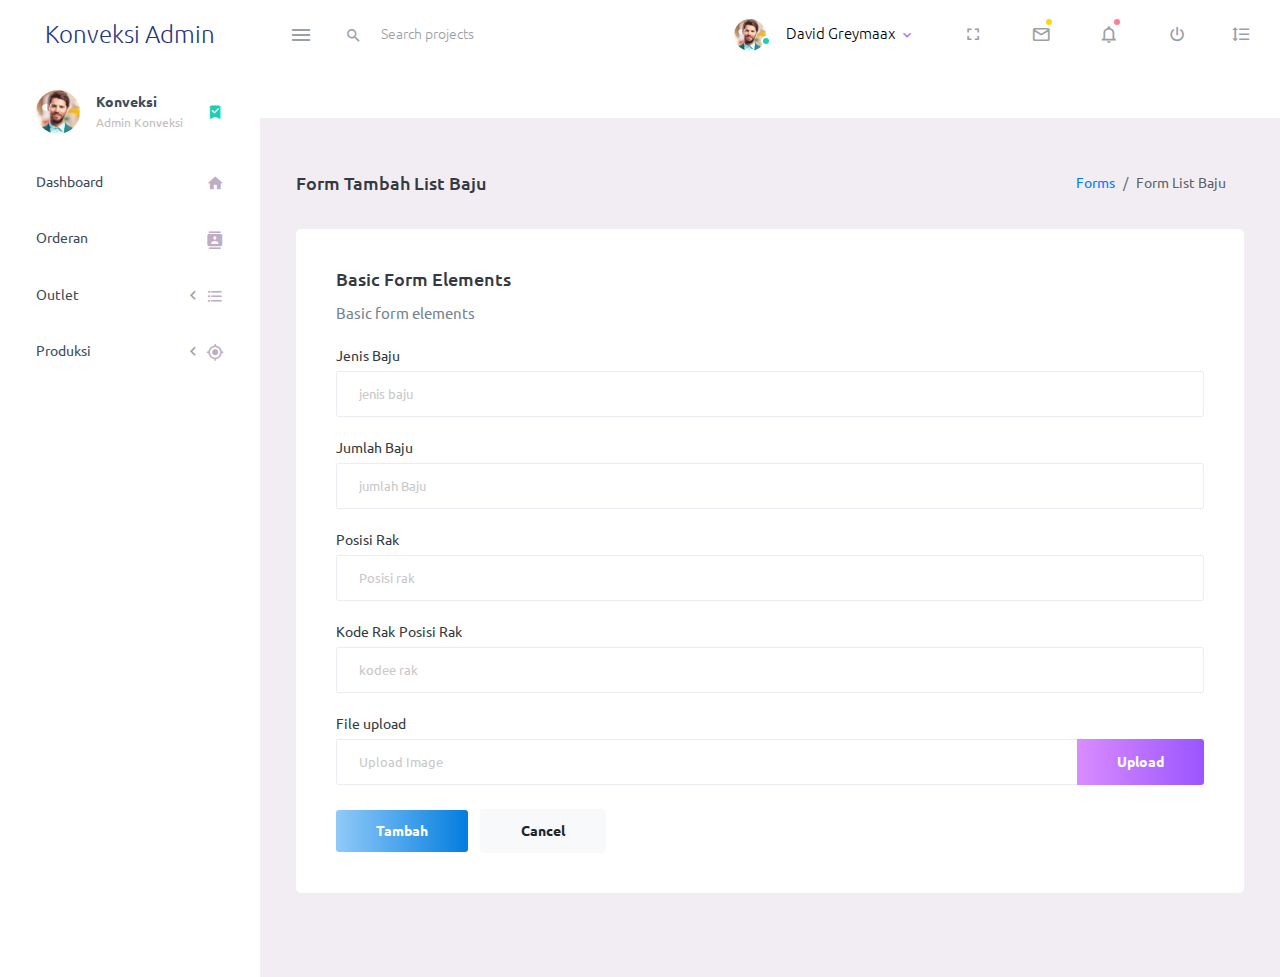
<file: tambah_jenis_baju.html>
<!DOCTYPE html>
<html lang="en">
  <head>
    <!-- Required meta tags -->
    <meta charset="utf-8">
    <meta name="viewport" content="width=device-width, initial-scale=1, shrink-to-fit=no">
    <title>Tambah Jenis Baju</title>
    <!-- plugins:css -->
    <link rel="stylesheet" href="assets/vendors/mdi/css/materialdesignicons.min.css">
    <link rel="stylesheet" href="assets/vendors/css/vendor.bundle.base.css">
    <!-- endinject -->
    <!-- Plugin css for this page -->
    <!-- End plugin css for this page -->
    <!-- inject:css -->
    <!-- endinject -->
    <!-- Layout styles -->
    <link rel="stylesheet" href="assets/css/style.css">
    <!-- End layout styles -->
    <link rel="shortcut icon" href="assets/images/favicon.ico" />
  </head>
  <body>
    <div class="container-scroller">
      <!-- partial:partials/_navbar.html -->
      <nav class="navbar default-layout-navbar col-lg-12 col-12 p-0 fixed-top d-flex flex-row">
        <div class="text-center navbar-brand-wrapper d-flex align-items-center justify-content-center">
          <a class="navbar-brand brand-logo" href="index.html"><span class="fw-bold">Konveksi Admin</span></a>
          <a class="navbar-brand brand-logo-mini" href="index.html"><img src="assets/images/logo-mini.svg" alt="logo" /></a>
        </div>
        <div class="navbar-menu-wrapper d-flex align-items-stretch">
          <button class="navbar-toggler navbar-toggler align-self-center" type="button" data-toggle="minimize">
            <span class="mdi mdi-menu"></span>
          </button>
          <div class="search-field d-none d-md-block">
            <form class="d-flex align-items-center h-100" action="#">
              <div class="input-group">
                <div class="input-group-prepend bg-transparent">
                  <i class="input-group-text border-0 mdi mdi-magnify"></i>
                </div>
                <input type="text" class="form-control bg-transparent border-0" placeholder="Search projects">
              </div>
            </form>
          </div>
          <ul class="navbar-nav navbar-nav-right">
            <li class="nav-item nav-profile dropdown">
              <a class="nav-link dropdown-toggle" id="profileDropdown" href="#" data-toggle="dropdown" aria-expanded="false">
                <div class="nav-profile-img">
                  <img src="assets/images/faces/face1.jpg" alt="image">
                  <span class="availability-status online"></span>
                </div>
                <div class="nav-profile-text">
                  <p class="mb-1 text-black">David Greymaax</p>
                </div>
              </a>
              <div class="dropdown-menu navbar-dropdown" aria-labelledby="profileDropdown">
                <a class="dropdown-item" href="#">
                  <i class="mdi mdi-cached mr-2 text-success"></i> Activity Log </a>
                <div class="dropdown-divider"></div>
                <a class="dropdown-item" href="#">
                  <i class="mdi mdi-logout mr-2 text-primary"></i> Signout </a>
              </div>
            </li>
            <li class="nav-item d-none d-lg-block full-screen-link">
              <a class="nav-link">
                <i class="mdi mdi-fullscreen" id="fullscreen-button"></i>
              </a>
            </li>
            <li class="nav-item dropdown">
              <a class="nav-link count-indicator dropdown-toggle" id="messageDropdown" href="#" data-toggle="dropdown" aria-expanded="false">
                <i class="mdi mdi-email-outline"></i>
                <span class="count-symbol bg-warning"></span>
              </a>
              <div class="dropdown-menu dropdown-menu-right navbar-dropdown preview-list" aria-labelledby="messageDropdown">
                <h6 class="p-3 mb-0">Messages</h6>
                <div class="dropdown-divider"></div>
                <a class="dropdown-item preview-item">
                  <div class="preview-thumbnail">
                    <img src="assets/images/faces/face4.jpg" alt="image" class="profile-pic">
                  </div>
                  <div class="preview-item-content d-flex align-items-start flex-column justify-content-center">
                    <h6 class="preview-subject ellipsis mb-1 font-weight-normal">Mark send you a message</h6>
                    <p class="text-gray mb-0"> 1 Minutes ago </p>
                  </div>
                </a>
                <div class="dropdown-divider"></div>
                <a class="dropdown-item preview-item">
                  <div class="preview-thumbnail">
                    <img src="assets/images/faces/face2.jpg" alt="image" class="profile-pic">
                  </div>
                  <div class="preview-item-content d-flex align-items-start flex-column justify-content-center">
                    <h6 class="preview-subject ellipsis mb-1 font-weight-normal">Cregh send you a message</h6>
                    <p class="text-gray mb-0"> 15 Minutes ago </p>
                  </div>
                </a>
                <div class="dropdown-divider"></div>
                <a class="dropdown-item preview-item">
                  <div class="preview-thumbnail">
                    <img src="assets/images/faces/face3.jpg" alt="image" class="profile-pic">
                  </div>
                  <div class="preview-item-content d-flex align-items-start flex-column justify-content-center">
                    <h6 class="preview-subject ellipsis mb-1 font-weight-normal">Profile picture updated</h6>
                    <p class="text-gray mb-0"> 18 Minutes ago </p>
                  </div>
                </a>
                <div class="dropdown-divider"></div>
                <h6 class="p-3 mb-0 text-center">4 new messages</h6>
              </div>
            </li>
            <li class="nav-item dropdown">
              <a class="nav-link count-indicator dropdown-toggle" id="notificationDropdown" href="#" data-toggle="dropdown">
                <i class="mdi mdi-bell-outline"></i>
                <span class="count-symbol bg-danger"></span>
              </a>
              <div class="dropdown-menu dropdown-menu-right navbar-dropdown preview-list" aria-labelledby="notificationDropdown">
                <h6 class="p-3 mb-0">Notifications</h6>
                <div class="dropdown-divider"></div>
                <a class="dropdown-item preview-item">
                  <div class="preview-thumbnail">
                    <div class="preview-icon bg-success">
                      <i class="mdi mdi-calendar"></i>
                    </div>
                  </div>
                  <div class="preview-item-content d-flex align-items-start flex-column justify-content-center">
                    <h6 class="preview-subject font-weight-normal mb-1">Event today</h6>
                    <p class="text-gray ellipsis mb-0"> Just a reminder that you have an event today </p>
                  </div>
                </a>
                <div class="dropdown-divider"></div>
                <a class="dropdown-item preview-item">
                  <div class="preview-thumbnail">
                    <div class="preview-icon bg-warning">
                      <i class="mdi mdi-settings"></i>
                    </div>
                  </div>
                  <div class="preview-item-content d-flex align-items-start flex-column justify-content-center">
                    <h6 class="preview-subject font-weight-normal mb-1">Settings</h6>
                    <p class="text-gray ellipsis mb-0"> Update dashboard </p>
                  </div>
                </a>
                <div class="dropdown-divider"></div>
                <a class="dropdown-item preview-item">
                  <div class="preview-thumbnail">
                    <div class="preview-icon bg-info">
                      <i class="mdi mdi-link-variant"></i>
                    </div>
                  </div>
                  <div class="preview-item-content d-flex align-items-start flex-column justify-content-center">
                    <h6 class="preview-subject font-weight-normal mb-1">Launch Admin</h6>
                    <p class="text-gray ellipsis mb-0"> New admin wow! </p>
                  </div>
                </a>
                <div class="dropdown-divider"></div>
                <h6 class="p-3 mb-0 text-center">See all notifications</h6>
              </div>
            </li>
            <li class="nav-item nav-logout d-none d-lg-block">
              <a class="nav-link" href="#">
                <i class="mdi mdi-power"></i>
              </a>
            </li>
            <li class="nav-item nav-settings d-none d-lg-block">
              <a class="nav-link" href="#">
                <i class="mdi mdi-format-line-spacing"></i>
              </a>
            </li>
          </ul>
          <button class="navbar-toggler navbar-toggler-right d-lg-none align-self-center" type="button" data-toggle="offcanvas">
            <span class="mdi mdi-menu"></span>
          </button>
        </div>
      </nav>

      <!-- Menu Pada Sidebar -->
      <div class="container-fluid page-body-wrapper">
        <!-- partial:partials/_sidebar.html -->
        <nav class="sidebar sidebar-offcanvas" id="sidebar">
          <ul class="nav">
            <li class="nav-item nav-profile">
              <a href="#" class="nav-link">
                <div class="nav-profile-image">
                  <img src="assets/images/faces/face1.jpg" alt="profile">
                  <span class="login-status online"></span>
                  <!--change to offline or busy as needed-->
                </div>
                <div class="nav-profile-text d-flex flex-column">
                  <span class="font-weight-bold mb-2">Konveksi</span>
                  <span class="text-secondary text-small">Admin Konveksi</span>
                </div>
                <i class="mdi mdi-bookmark-check text-success nav-profile-badge"></i>
              </a>
            </li>
            <li class="nav-item">
              <a class="nav-link" href="index.html">
                <span class="menu-title">Dashboard</span>
                <i class="mdi mdi-home menu-icon"></i>
              </a>
            </li>
            
            <li class="nav-item">
              <a class="nav-link" href="listorder.html">
                <span class="menu-title">Orderan</span>
                <i class="mdi mdi-contacts menu-icon"></i>
              </a>
            </li>
            <li class="nav-item">
              <a class="nav-link" data-toggle="collapse" href="#general-pages" aria-expanded="false" aria-controls="general-pages">
                <span class="menu-title">Outlet</span>
                <i class="menu-arrow"></i>
                <i class="mdi mdi-format-list-bulleted menu-icon"></i>

              </a>
              <div class="collapse" id="general-pages">
                <ul class="nav flex-column sub-menu">
                  <li class="nav-item"> <a class="nav-link" href="list_baju.html"> List Baju </a></li>
                  <li class="nav-item"> <a class="nav-link" href="stok.html"> Stok </a></li>
                </ul>
              </div>
            </li>
            <li class="nav-item">
              <a class="nav-link" data-toggle="collapse" href="#ui-basic" aria-expanded="false" aria-controls="ui-basic">
                <span class="menu-title">Produksi</span>
                <i class="menu-arrow"></i>
                <i class="mdi mdi-crosshairs-gps menu-icon"></i>
              </a>
              <div class="collapse" id="ui-basic">
                <ul class="nav flex-column sub-menu">
                  <li class="nav-item"> <a class="nav-link" href="pages/produksi/form_invoice.html">Buat Invoice</a></li>
                  <li class="nav-item"> <a class="nav-link" href="pages/produksi/daftar_invoice.html">Daftar Invoice</a></li>
                </ul>
              </div>
            </li>
            
          </ul>
        </nav>
        <!-- Akhir menu pada sidebar -->
        <div class="main-panel mt-5">
            <div class="content-wrapper">
              <div class="page-header">
                <h3 class="page-title"> Form Tambah List Baju </h3>
                <nav aria-label="breadcrumb">
                  <ol class="breadcrumb">
                    <li class="breadcrumb-item"><a href="#">Forms</a></li>
                    <li class="breadcrumb-item active" aria-current="page">Form List Baju</li>
                  </ol>
                </nav>
              </div>
              <div class="row">
                <div class="col-12 grid-margin stretch-card">
                  <div class="card">
                    <div class="card-body">
                      <h4 class="card-title">Basic form elements</h4>
                      <p class="card-description"> Basic form elements </p>
                      <form class="forms-sample">
                        <div class="form-group">
                          <label for="exampleInputName1">Jenis Baju</label>
                          <input type="text" class="form-control" id="jenisbaju" placeholder="jenis baju">
                        </div>
                        <div class="form-group">
                          <label for="exampleInputEmail3">Jumlah Baju</label>
                          <input type="text" class="form-control" id="jumlahbaju" placeholder="jumlah Baju">
                        </div>
                        <div class="form-group">
                          <label for="exampleInputPassword4">Posisi Rak</label>
                          <input type="text" class="form-control" id="posrak" placeholder="Posisi rak">
                        </div>
                        <div class="form-group">
                          <label for="exampleSelectGender">Kode Rak</label>
                          <label for="exampleInputPassword4">Posisi Rak</label>
                          <input type="text" class="form-control" id="koderak" placeholder="kodee rak">
                        </div>
                        <div class="form-group">
                          <label>File upload</label>
                          <input type="file" name="img[]" class="file-upload-default">
                          <div class="input-group col-xs-12">
                            <input type="text" class="form-control file-upload-info" disabled placeholder="Upload Image">
                            <span class="input-group-append">
                              <button class="file-upload-browse btn btn-gradient-primary" type="button">Upload</button>
                            </span>
                          </div>
                        </div>
                      
                        <button type="submit" class="btn btn-gradient-info mr-2">Tambah</button>
                        <button class="btn btn-light">Cancel</button>
                      </form>
                    </div>
                  </div>
                </div>
              </div>
            </div>
          </div>
       
        <!-- main-panel ends -->
      </div>
      <!-- page-body-wrapper ends -->
    </div>
    <!-- container-scroller -->
    <!-- plugins:js -->
    <script src="assets/vendors/js/vendor.bundle.base.js"></script>
    <!-- endinject -->
    <!-- Plugin js for this page -->
    <script src="assets/vendors/chart.js/Chart.min.js"></script>
    <!-- End plugin js for this page -->
    <!-- inject:js -->
    <script src="assets/js/off-canvas.js"></script>
    <script src="assets/js/hoverable-collapse.js"></script>
    <script src="assets/js/misc.js"></script>
    <!-- endinject -->
    <!-- Custom js for this page -->
    <script src="assets/js/dashboard.js"></script>
    <script src="assets/js/todolist.js"></script>
    <!-- End custom js for this page -->
  </body>
</html>
</file>
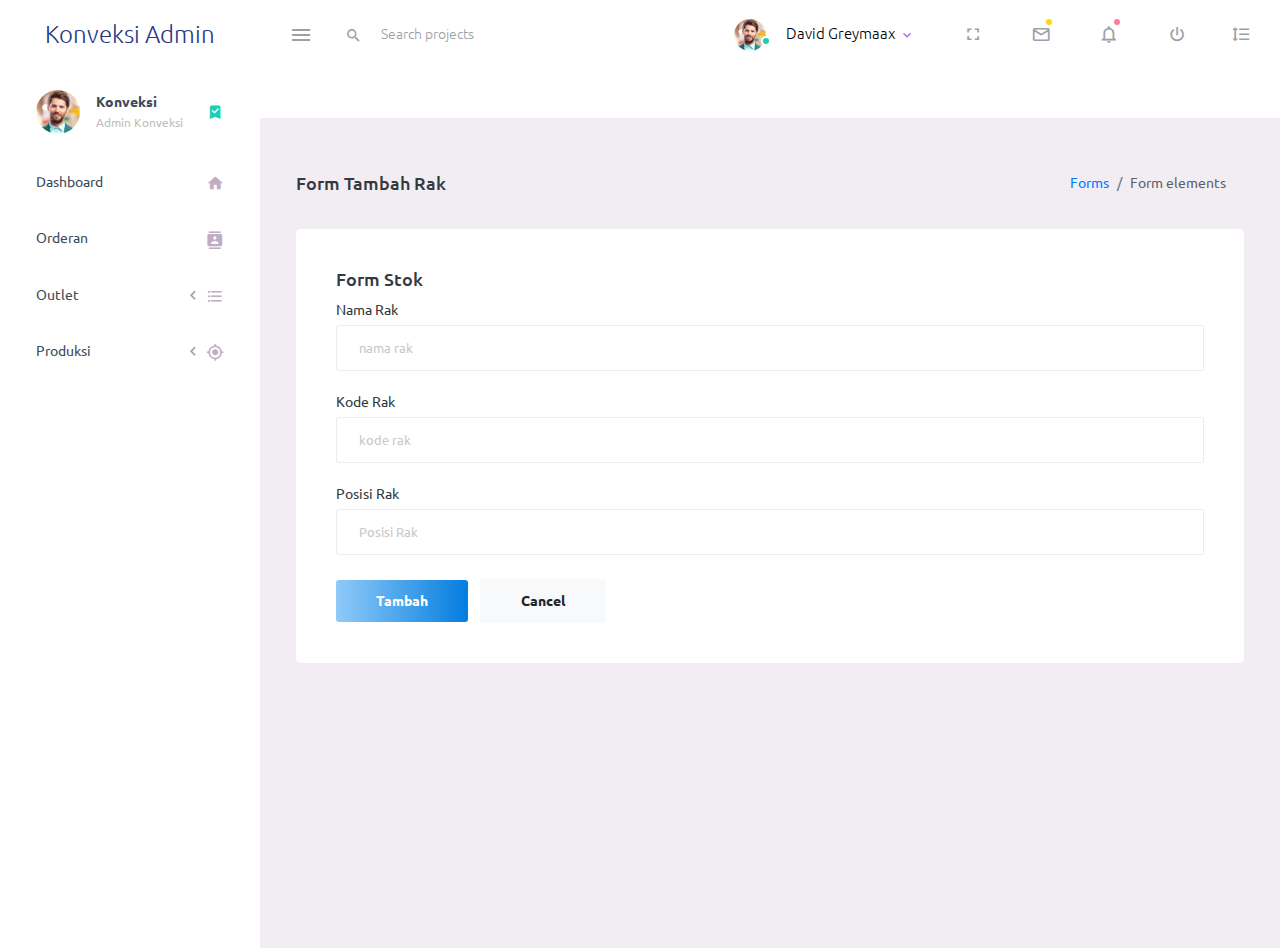
<file: tambah_rak.html>
<!DOCTYPE html>
<html lang="en">
  <head>
    <!-- Required meta tags -->
    <meta charset="utf-8">
    <meta name="viewport" content="width=device-width, initial-scale=1, shrink-to-fit=no">
    <title>Tambah Jenis Baju</title>
    <!-- plugins:css -->
    <link rel="stylesheet" href="assets/vendors/mdi/css/materialdesignicons.min.css">
    <link rel="stylesheet" href="assets/vendors/css/vendor.bundle.base.css">
    <!-- endinject -->
    <!-- Plugin css for this page -->
    <!-- End plugin css for this page -->
    <!-- inject:css -->
    <!-- endinject -->
    <!-- Layout styles -->
    <link rel="stylesheet" href="assets/css/style.css">
    <!-- End layout styles -->
    <link rel="shortcut icon" href="assets/images/favicon.ico" />
  </head>
  <body>
    <div class="container-scroller">
      <!-- partial:partials/_navbar.html -->
      <nav class="navbar default-layout-navbar col-lg-12 col-12 p-0 fixed-top d-flex flex-row">
        <div class="text-center navbar-brand-wrapper d-flex align-items-center justify-content-center">
          <a class="navbar-brand brand-logo" href="index.html"><span class="fw-bold">Konveksi Admin</span></a>
          <a class="navbar-brand brand-logo-mini" href="index.html"><img src="assets/images/logo-mini.svg" alt="logo" /></a>
        </div>
        <div class="navbar-menu-wrapper d-flex align-items-stretch">
          <button class="navbar-toggler navbar-toggler align-self-center" type="button" data-toggle="minimize">
            <span class="mdi mdi-menu"></span>
          </button>
          <div class="search-field d-none d-md-block">
            <form class="d-flex align-items-center h-100" action="#">
              <div class="input-group">
                <div class="input-group-prepend bg-transparent">
                  <i class="input-group-text border-0 mdi mdi-magnify"></i>
                </div>
                <input type="text" class="form-control bg-transparent border-0" placeholder="Search projects">
              </div>
            </form>
          </div>
          <ul class="navbar-nav navbar-nav-right">
            <li class="nav-item nav-profile dropdown">
              <a class="nav-link dropdown-toggle" id="profileDropdown" href="#" data-toggle="dropdown" aria-expanded="false">
                <div class="nav-profile-img">
                  <img src="assets/images/faces/face1.jpg" alt="image">
                  <span class="availability-status online"></span>
                </div>
                <div class="nav-profile-text">
                  <p class="mb-1 text-black">David Greymaax</p>
                </div>
              </a>
              <div class="dropdown-menu navbar-dropdown" aria-labelledby="profileDropdown">
                <a class="dropdown-item" href="#">
                  <i class="mdi mdi-cached mr-2 text-success"></i> Activity Log </a>
                <div class="dropdown-divider"></div>
                <a class="dropdown-item" href="#">
                  <i class="mdi mdi-logout mr-2 text-primary"></i> Signout </a>
              </div>
            </li>
            <li class="nav-item d-none d-lg-block full-screen-link">
              <a class="nav-link">
                <i class="mdi mdi-fullscreen" id="fullscreen-button"></i>
              </a>
            </li>
            <li class="nav-item dropdown">
              <a class="nav-link count-indicator dropdown-toggle" id="messageDropdown" href="#" data-toggle="dropdown" aria-expanded="false">
                <i class="mdi mdi-email-outline"></i>
                <span class="count-symbol bg-warning"></span>
              </a>
              <div class="dropdown-menu dropdown-menu-right navbar-dropdown preview-list" aria-labelledby="messageDropdown">
                <h6 class="p-3 mb-0">Messages</h6>
                <div class="dropdown-divider"></div>
                <a class="dropdown-item preview-item">
                  <div class="preview-thumbnail">
                    <img src="assets/images/faces/face4.jpg" alt="image" class="profile-pic">
                  </div>
                  <div class="preview-item-content d-flex align-items-start flex-column justify-content-center">
                    <h6 class="preview-subject ellipsis mb-1 font-weight-normal">Mark send you a message</h6>
                    <p class="text-gray mb-0"> 1 Minutes ago </p>
                  </div>
                </a>
                <div class="dropdown-divider"></div>
                <a class="dropdown-item preview-item">
                  <div class="preview-thumbnail">
                    <img src="assets/images/faces/face2.jpg" alt="image" class="profile-pic">
                  </div>
                  <div class="preview-item-content d-flex align-items-start flex-column justify-content-center">
                    <h6 class="preview-subject ellipsis mb-1 font-weight-normal">Cregh send you a message</h6>
                    <p class="text-gray mb-0"> 15 Minutes ago </p>
                  </div>
                </a>
                <div class="dropdown-divider"></div>
                <a class="dropdown-item preview-item">
                  <div class="preview-thumbnail">
                    <img src="assets/images/faces/face3.jpg" alt="image" class="profile-pic">
                  </div>
                  <div class="preview-item-content d-flex align-items-start flex-column justify-content-center">
                    <h6 class="preview-subject ellipsis mb-1 font-weight-normal">Profile picture updated</h6>
                    <p class="text-gray mb-0"> 18 Minutes ago </p>
                  </div>
                </a>
                <div class="dropdown-divider"></div>
                <h6 class="p-3 mb-0 text-center">4 new messages</h6>
              </div>
            </li>
            <li class="nav-item dropdown">
              <a class="nav-link count-indicator dropdown-toggle" id="notificationDropdown" href="#" data-toggle="dropdown">
                <i class="mdi mdi-bell-outline"></i>
                <span class="count-symbol bg-danger"></span>
              </a>
              <div class="dropdown-menu dropdown-menu-right navbar-dropdown preview-list" aria-labelledby="notificationDropdown">
                <h6 class="p-3 mb-0">Notifications</h6>
                <div class="dropdown-divider"></div>
                <a class="dropdown-item preview-item">
                  <div class="preview-thumbnail">
                    <div class="preview-icon bg-success">
                      <i class="mdi mdi-calendar"></i>
                    </div>
                  </div>
                  <div class="preview-item-content d-flex align-items-start flex-column justify-content-center">
                    <h6 class="preview-subject font-weight-normal mb-1">Event today</h6>
                    <p class="text-gray ellipsis mb-0"> Just a reminder that you have an event today </p>
                  </div>
                </a>
                <div class="dropdown-divider"></div>
                <a class="dropdown-item preview-item">
                  <div class="preview-thumbnail">
                    <div class="preview-icon bg-warning">
                      <i class="mdi mdi-settings"></i>
                    </div>
                  </div>
                  <div class="preview-item-content d-flex align-items-start flex-column justify-content-center">
                    <h6 class="preview-subject font-weight-normal mb-1">Settings</h6>
                    <p class="text-gray ellipsis mb-0"> Update dashboard </p>
                  </div>
                </a>
                <div class="dropdown-divider"></div>
                <a class="dropdown-item preview-item">
                  <div class="preview-thumbnail">
                    <div class="preview-icon bg-info">
                      <i class="mdi mdi-link-variant"></i>
                    </div>
                  </div>
                  <div class="preview-item-content d-flex align-items-start flex-column justify-content-center">
                    <h6 class="preview-subject font-weight-normal mb-1">Launch Admin</h6>
                    <p class="text-gray ellipsis mb-0"> New admin wow! </p>
                  </div>
                </a>
                <div class="dropdown-divider"></div>
                <h6 class="p-3 mb-0 text-center">See all notifications</h6>
              </div>
            </li>
            <li class="nav-item nav-logout d-none d-lg-block">
              <a class="nav-link" href="#">
                <i class="mdi mdi-power"></i>
              </a>
            </li>
            <li class="nav-item nav-settings d-none d-lg-block">
              <a class="nav-link" href="#">
                <i class="mdi mdi-format-line-spacing"></i>
              </a>
            </li>
          </ul>
          <button class="navbar-toggler navbar-toggler-right d-lg-none align-self-center" type="button" data-toggle="offcanvas">
            <span class="mdi mdi-menu"></span>
          </button>
        </div>
      </nav>

      <!-- Menu Pada Sidebar -->
      <div class="container-fluid page-body-wrapper">
        <!-- partial:partials/_sidebar.html -->
        <nav class="sidebar sidebar-offcanvas" id="sidebar">
          <ul class="nav">
            <li class="nav-item nav-profile">
              <a href="#" class="nav-link">
                <div class="nav-profile-image">
                  <img src="assets/images/faces/face1.jpg" alt="profile">
                  <span class="login-status online"></span>
                  <!--change to offline or busy as needed-->
                </div>
                <div class="nav-profile-text d-flex flex-column">
                  <span class="font-weight-bold mb-2">Konveksi</span>
                  <span class="text-secondary text-small">Admin Konveksi</span>
                </div>
                <i class="mdi mdi-bookmark-check text-success nav-profile-badge"></i>
              </a>
            </li>
            <li class="nav-item">
              <a class="nav-link" href="index.html">
                <span class="menu-title">Dashboard</span>
                <i class="mdi mdi-home menu-icon"></i>
              </a>
            </li>
            
            <li class="nav-item">
              <a class="nav-link" href="listorder.html">
                <span class="menu-title">Orderan</span>
                <i class="mdi mdi-contacts menu-icon"></i>
              </a>
            </li>
            <li class="nav-item">
              <a class="nav-link" data-toggle="collapse" href="#general-pages" aria-expanded="false" aria-controls="general-pages">
                <span class="menu-title">Outlet</span>
                <i class="menu-arrow"></i>
                <i class="mdi mdi-format-list-bulleted menu-icon"></i>

              </a>
              <div class="collapse" id="general-pages">
                <ul class="nav flex-column sub-menu">
                  <li class="nav-item"> <a class="nav-link" href="list_baju.html"> List Baju </a></li>
                  <li class="nav-item"> <a class="nav-link" href="stok.html"> Stok </a></li>
                </ul>
              </div>
            </li>
            <li class="nav-item">
              <a class="nav-link" data-toggle="collapse" href="#ui-basic" aria-expanded="false" aria-controls="ui-basic">
                <span class="menu-title">Produksi</span>
                <i class="menu-arrow"></i>
                <i class="mdi mdi-crosshairs-gps menu-icon"></i>
              </a>
              <div class="collapse" id="ui-basic">
                <ul class="nav flex-column sub-menu">
                  <li class="nav-item"> <a class="nav-link" href="pages/produksi/form_invoice.html">Buat Invoice</a></li>
                  <li class="nav-item"> <a class="nav-link" href="pages/produksi/daftar_invoice.html">Daftar Invoice</a></li>
                </ul>
              </div>
            </li>
            
          </ul>
        </nav>
        <!-- Akhir menu pada sidebar -->
        <div class="main-panel mt-5">
            <div class="content-wrapper">
                <div class="page-header">
                    <h3 class="page-title"> Form Tambah Rak </h3>
                    <nav aria-label="breadcrumb">
                      <ol class="breadcrumb">
                        <li class="breadcrumb-item"><a href="#">Forms</a></li>
                        <li class="breadcrumb-item active" aria-current="page">Form elements</li>
                      </ol>
                    </nav>
                  </div>
                  <div class="row">
                    <div class="col-sm-6 col-md-12 grid-margin stretch-card">
                        <div class="card">
                          <div class="card-body">
                            <h4 class="card-title">Form Stok</h4>
                            <form class="forms-sample">
                              <div class="form-group">
                                <label for="exampleInputUsername1">Nama Rak</label>
                                <input type="text" class="form-control" id="exampleInputUsername1" placeholder="nama rak">
                              </div>
                              <div class="form-group">
                                <label for="exampleInputEmail1">Kode Rak</label>
                                <input type="email" class="form-control" id="exampleInputEmail1" placeholder="kode rak">
                              </div>
                              <div class="form-group">
                                <label for="exampleInputPassword1">Posisi Rak</label>
                                <input type="password" class="form-control" id="exampleInputPassword1" placeholder="Posisi Rak">
                              </div>
                             
                              
                              <button type="submit" class="btn btn-gradient-info mr-2">Tambah</button>
                              <button class="btn btn-light">Cancel</button>
                            </form>
                          </div>
                        </div>
                      </div>
                  </div>
            </div>
          </div>
       
        <!-- main-panel ends -->
      </div>
      <!-- page-body-wrapper ends -->
    </div>
    <!-- container-scroller -->
    <!-- plugins:js -->
    <script src="assets/vendors/js/vendor.bundle.base.js"></script>
    <!-- endinject -->
    <!-- Plugin js for this page -->
    <script src="assets/vendors/chart.js/Chart.min.js"></script>
    <!-- End plugin js for this page -->
    <!-- inject:js -->
    <script src="assets/js/off-canvas.js"></script>
    <script src="assets/js/hoverable-collapse.js"></script>
    <script src="assets/js/misc.js"></script>
    <!-- endinject -->
    <!-- Custom js for this page -->
    <script src="assets/js/dashboard.js"></script>
    <script src="assets/js/todolist.js"></script>
    <!-- End custom js for this page -->
  </body>
</html>
</file>
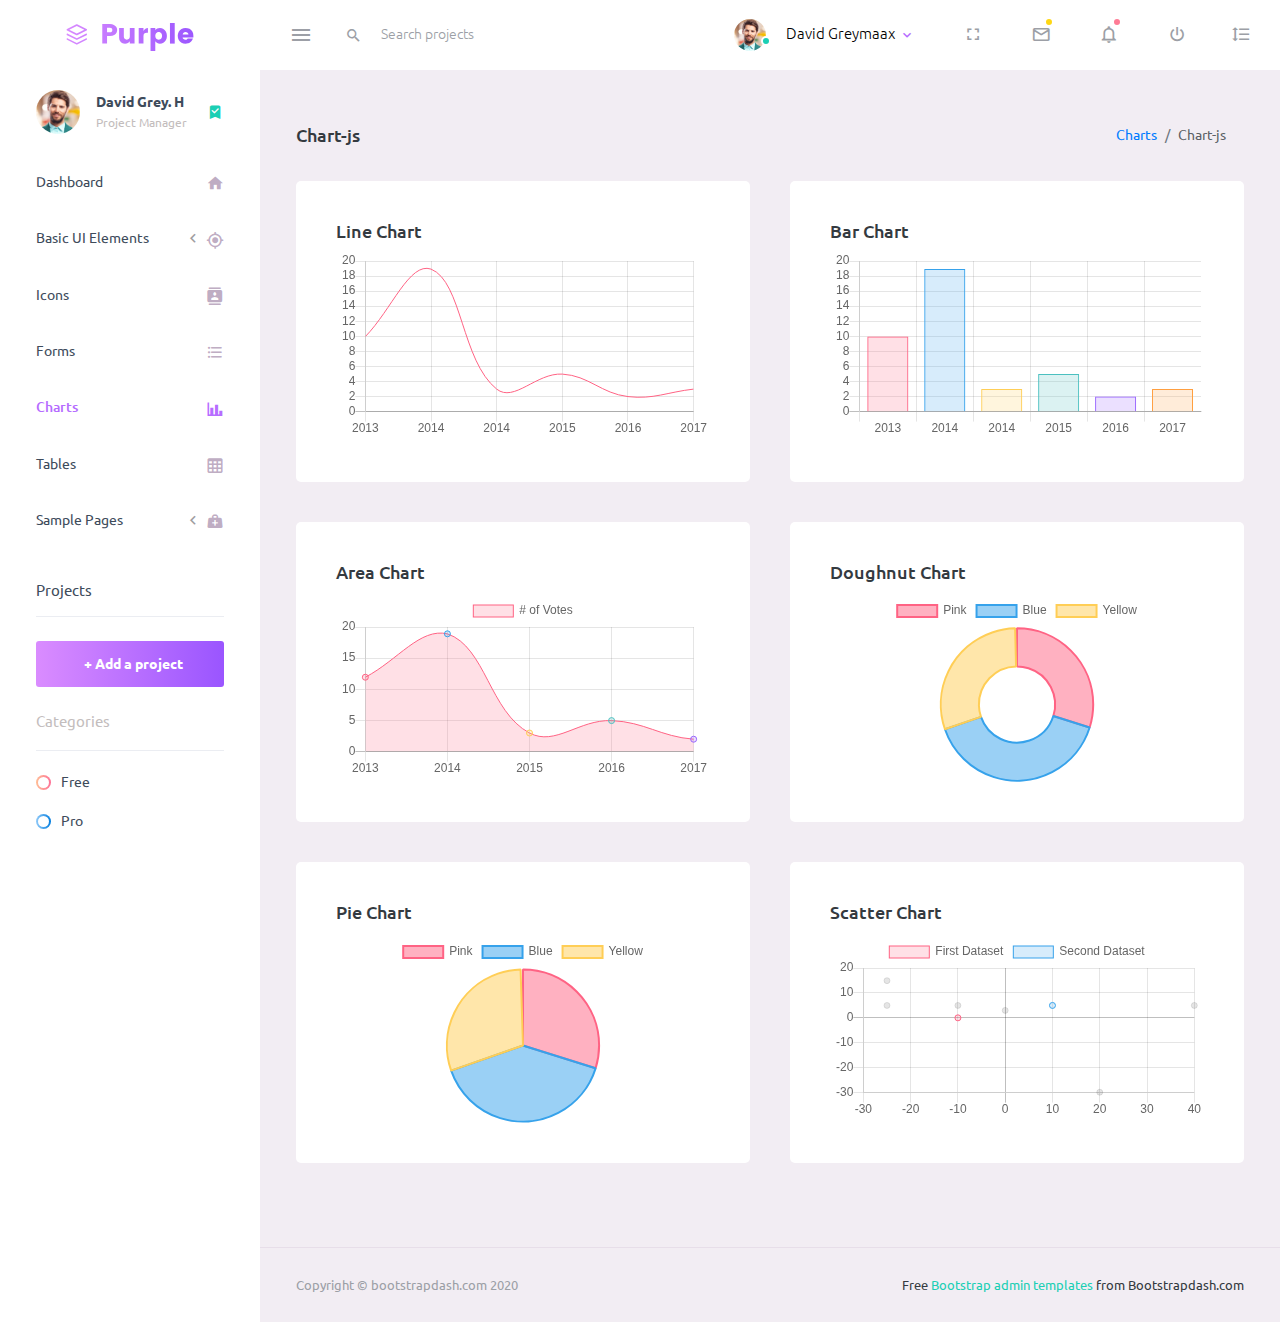
<file: pages/charts/chartjs.html>
<!DOCTYPE html>
<html lang="en">
  <head>
    <!-- Required meta tags -->
    <meta charset="utf-8">
    <meta name="viewport" content="width=device-width, initial-scale=1, shrink-to-fit=no">
    <title>Purple Admin</title>
    <!-- plugins:css -->
    <link rel="stylesheet" href="../../assets/vendors/mdi/css/materialdesignicons.min.css">
    <link rel="stylesheet" href="../../assets/vendors/css/vendor.bundle.base.css">
    <!-- endinject -->
    <!-- Plugin css for this page -->
    <!-- End Plugin css for this page -->
    <!-- inject:css -->
    <!-- endinject -->
    <!-- Layout styles -->
    <link rel="stylesheet" href="../../assets/css/style.css">
    <!-- End layout styles -->
    <link rel="shortcut icon" href="../../assets/images/favicon.ico" />
  </head>
  <body>
    <div class="container-scroller">
      <!-- partial:../../partials/_navbar.html -->
      <nav class="navbar default-layout-navbar col-lg-12 col-12 p-0 fixed-top d-flex flex-row">
        <div class="text-center navbar-brand-wrapper d-flex align-items-center justify-content-center">
          <a class="navbar-brand brand-logo" href="../../index.html"><img src="../../assets/images/logo.svg" alt="logo" /></a>
          <a class="navbar-brand brand-logo-mini" href="../../index.html"><img src="../../assets/images/logo-mini.svg" alt="logo" /></a>
        </div>
        <div class="navbar-menu-wrapper d-flex align-items-stretch">
          <button class="navbar-toggler navbar-toggler align-self-center" type="button" data-toggle="minimize">
            <span class="mdi mdi-menu"></span>
          </button>
          <div class="search-field d-none d-md-block">
            <form class="d-flex align-items-center h-100" action="#">
              <div class="input-group">
                <div class="input-group-prepend bg-transparent">
                  <i class="input-group-text border-0 mdi mdi-magnify"></i>
                </div>
                <input type="text" class="form-control bg-transparent border-0" placeholder="Search projects">
              </div>
            </form>
          </div>
          <ul class="navbar-nav navbar-nav-right">
            <li class="nav-item nav-profile dropdown">
              <a class="nav-link dropdown-toggle" id="profileDropdown" href="#" data-toggle="dropdown" aria-expanded="false">
                <div class="nav-profile-img">
                  <img src="../../assets/images/faces/face1.jpg" alt="image">
                  <span class="availability-status online"></span>
                </div>
                <div class="nav-profile-text">
                  <p class="mb-1 text-black">David Greymaax</p>
                </div>
              </a>
              <div class="dropdown-menu navbar-dropdown" aria-labelledby="profileDropdown">
                <a class="dropdown-item" href="#">
                  <i class="mdi mdi-cached mr-2 text-success"></i> Activity Log </a>
                <div class="dropdown-divider"></div>
                <a class="dropdown-item" href="#">
                  <i class="mdi mdi-logout mr-2 text-primary"></i> Signout </a>
              </div>
            </li>
            <li class="nav-item d-none d-lg-block full-screen-link">
              <a class="nav-link">
                <i class="mdi mdi-fullscreen" id="fullscreen-button"></i>
              </a>
            </li>
            <li class="nav-item dropdown">
              <a class="nav-link count-indicator dropdown-toggle" id="messageDropdown" href="#" data-toggle="dropdown" aria-expanded="false">
                <i class="mdi mdi-email-outline"></i>
                <span class="count-symbol bg-warning"></span>
              </a>
              <div class="dropdown-menu dropdown-menu-right navbar-dropdown preview-list" aria-labelledby="messageDropdown">
                <h6 class="p-3 mb-0">Messages</h6>
                <div class="dropdown-divider"></div>
                <a class="dropdown-item preview-item">
                  <div class="preview-thumbnail">
                    <img src="../../assets/images/faces/face4.jpg" alt="image" class="profile-pic">
                  </div>
                  <div class="preview-item-content d-flex align-items-start flex-column justify-content-center">
                    <h6 class="preview-subject ellipsis mb-1 font-weight-normal">Mark send you a message</h6>
                    <p class="text-gray mb-0"> 1 Minutes ago </p>
                  </div>
                </a>
                <div class="dropdown-divider"></div>
                <a class="dropdown-item preview-item">
                  <div class="preview-thumbnail">
                    <img src="../../assets/images/faces/face2.jpg" alt="image" class="profile-pic">
                  </div>
                  <div class="preview-item-content d-flex align-items-start flex-column justify-content-center">
                    <h6 class="preview-subject ellipsis mb-1 font-weight-normal">Cregh send you a message</h6>
                    <p class="text-gray mb-0"> 15 Minutes ago </p>
                  </div>
                </a>
                <div class="dropdown-divider"></div>
                <a class="dropdown-item preview-item">
                  <div class="preview-thumbnail">
                    <img src="../../assets/images/faces/face3.jpg" alt="image" class="profile-pic">
                  </div>
                  <div class="preview-item-content d-flex align-items-start flex-column justify-content-center">
                    <h6 class="preview-subject ellipsis mb-1 font-weight-normal">Profile picture updated</h6>
                    <p class="text-gray mb-0"> 18 Minutes ago </p>
                  </div>
                </a>
                <div class="dropdown-divider"></div>
                <h6 class="p-3 mb-0 text-center">4 new messages</h6>
              </div>
            </li>
            <li class="nav-item dropdown">
              <a class="nav-link count-indicator dropdown-toggle" id="notificationDropdown" href="#" data-toggle="dropdown">
                <i class="mdi mdi-bell-outline"></i>
                <span class="count-symbol bg-danger"></span>
              </a>
              <div class="dropdown-menu dropdown-menu-right navbar-dropdown preview-list" aria-labelledby="notificationDropdown">
                <h6 class="p-3 mb-0">Notifications</h6>
                <div class="dropdown-divider"></div>
                <a class="dropdown-item preview-item">
                  <div class="preview-thumbnail">
                    <div class="preview-icon bg-success">
                      <i class="mdi mdi-calendar"></i>
                    </div>
                  </div>
                  <div class="preview-item-content d-flex align-items-start flex-column justify-content-center">
                    <h6 class="preview-subject font-weight-normal mb-1">Event today</h6>
                    <p class="text-gray ellipsis mb-0"> Just a reminder that you have an event today </p>
                  </div>
                </a>
                <div class="dropdown-divider"></div>
                <a class="dropdown-item preview-item">
                  <div class="preview-thumbnail">
                    <div class="preview-icon bg-warning">
                      <i class="mdi mdi-settings"></i>
                    </div>
                  </div>
                  <div class="preview-item-content d-flex align-items-start flex-column justify-content-center">
                    <h6 class="preview-subject font-weight-normal mb-1">Settings</h6>
                    <p class="text-gray ellipsis mb-0"> Update dashboard </p>
                  </div>
                </a>
                <div class="dropdown-divider"></div>
                <a class="dropdown-item preview-item">
                  <div class="preview-thumbnail">
                    <div class="preview-icon bg-info">
                      <i class="mdi mdi-link-variant"></i>
                    </div>
                  </div>
                  <div class="preview-item-content d-flex align-items-start flex-column justify-content-center">
                    <h6 class="preview-subject font-weight-normal mb-1">Launch Admin</h6>
                    <p class="text-gray ellipsis mb-0"> New admin wow! </p>
                  </div>
                </a>
                <div class="dropdown-divider"></div>
                <h6 class="p-3 mb-0 text-center">See all notifications</h6>
              </div>
            </li>
            <li class="nav-item nav-logout d-none d-lg-block">
              <a class="nav-link" href="#">
                <i class="mdi mdi-power"></i>
              </a>
            </li>
            <li class="nav-item nav-settings d-none d-lg-block">
              <a class="nav-link" href="#">
                <i class="mdi mdi-format-line-spacing"></i>
              </a>
            </li>
          </ul>
          <button class="navbar-toggler navbar-toggler-right d-lg-none align-self-center" type="button" data-toggle="offcanvas">
            <span class="mdi mdi-menu"></span>
          </button>
        </div>
      </nav>
      <!-- partial -->
      <div class="container-fluid page-body-wrapper">
        <!-- partial:../../partials/_sidebar.html -->
        <nav class="sidebar sidebar-offcanvas" id="sidebar">
          <ul class="nav">
            <li class="nav-item nav-profile">
              <a href="#" class="nav-link">
                <div class="nav-profile-image">
                  <img src="../../assets/images/faces/face1.jpg" alt="profile">
                  <span class="login-status online"></span>
                  <!--change to offline or busy as needed-->
                </div>
                <div class="nav-profile-text d-flex flex-column">
                  <span class="font-weight-bold mb-2">David Grey. H</span>
                  <span class="text-secondary text-small">Project Manager</span>
                </div>
                <i class="mdi mdi-bookmark-check text-success nav-profile-badge"></i>
              </a>
            </li>
            <li class="nav-item">
              <a class="nav-link" href="../../index.html">
                <span class="menu-title">Dashboard</span>
                <i class="mdi mdi-home menu-icon"></i>
              </a>
            </li>
            <li class="nav-item">
              <a class="nav-link" data-toggle="collapse" href="#ui-basic" aria-expanded="false" aria-controls="ui-basic">
                <span class="menu-title">Basic UI Elements</span>
                <i class="menu-arrow"></i>
                <i class="mdi mdi-crosshairs-gps menu-icon"></i>
              </a>
              <div class="collapse" id="ui-basic">
                <ul class="nav flex-column sub-menu">
                  <li class="nav-item"> <a class="nav-link" href="../../pages/ui-features/buttons.html">Buttons</a></li>
                  <li class="nav-item"> <a class="nav-link" href="../../pages/ui-features/typography.html">Typography</a></li>
                </ul>
              </div>
            </li>
            <li class="nav-item">
              <a class="nav-link" href="../../pages/icons/mdi.html">
                <span class="menu-title">Icons</span>
                <i class="mdi mdi-contacts menu-icon"></i>
              </a>
            </li>
            <li class="nav-item">
              <a class="nav-link" href="../../pages/forms/basic_elements.html">
                <span class="menu-title">Forms</span>
                <i class="mdi mdi-format-list-bulleted menu-icon"></i>
              </a>
            </li>
            <li class="nav-item">
              <a class="nav-link" href="../../pages/charts/chartjs.html">
                <span class="menu-title">Charts</span>
                <i class="mdi mdi-chart-bar menu-icon"></i>
              </a>
            </li>
            <li class="nav-item">
              <a class="nav-link" href="../../pages/tables/basic-table.html">
                <span class="menu-title">Tables</span>
                <i class="mdi mdi-table-large menu-icon"></i>
              </a>
            </li>
            <li class="nav-item">
              <a class="nav-link" data-toggle="collapse" href="#general-pages" aria-expanded="false" aria-controls="general-pages">
                <span class="menu-title">Sample Pages</span>
                <i class="menu-arrow"></i>
                <i class="mdi mdi-medical-bag menu-icon"></i>
              </a>
              <div class="collapse" id="general-pages">
                <ul class="nav flex-column sub-menu">
                  <li class="nav-item"> <a class="nav-link" href="../../pages/samples/blank-page.html"> Blank Page </a></li>
                  <li class="nav-item"> <a class="nav-link" href="../../pages/samples/login.html"> Login </a></li>
                  <li class="nav-item"> <a class="nav-link" href="../../pages/samples/register.html"> Register </a></li>
                  <li class="nav-item"> <a class="nav-link" href="../../pages/samples/error-404.html"> 404 </a></li>
                  <li class="nav-item"> <a class="nav-link" href="../../pages/samples/error-500.html"> 500 </a></li>
                </ul>
              </div>
            </li>
            <li class="nav-item sidebar-actions">
              <span class="nav-link">
                <div class="border-bottom">
                  <h6 class="font-weight-normal mb-3">Projects</h6>
                </div>
                <button class="btn btn-block btn-lg btn-gradient-primary mt-4">+ Add a project</button>
                <div class="mt-4">
                  <div class="border-bottom">
                    <p class="text-secondary">Categories</p>
                  </div>
                  <ul class="gradient-bullet-list mt-4">
                    <li>Free</li>
                    <li>Pro</li>
                  </ul>
                </div>
              </span>
            </li>
          </ul>
        </nav>
        <!-- partial -->
        <div class="main-panel">
          <div class="content-wrapper">
            <div class="page-header">
              <h3 class="page-title"> Chart-js </h3>
              <nav aria-label="breadcrumb">
                <ol class="breadcrumb">
                  <li class="breadcrumb-item"><a href="#">Charts</a></li>
                  <li class="breadcrumb-item active" aria-current="page">Chart-js</li>
                </ol>
              </nav>
            </div>
            <div class="row">
              <div class="col-lg-6 grid-margin stretch-card">
                <div class="card">
                  <div class="card-body">
                    <h4 class="card-title">Line chart</h4>
                    <canvas id="lineChart" style="height:250px"></canvas>
                  </div>
                </div>
              </div>
              <div class="col-lg-6 grid-margin stretch-card">
                <div class="card">
                  <div class="card-body">
                    <h4 class="card-title">Bar chart</h4>
                    <canvas id="barChart" style="height:230px"></canvas>
                  </div>
                </div>
              </div>
            </div>
            <div class="row">
              <div class="col-lg-6 grid-margin stretch-card">
                <div class="card">
                  <div class="card-body">
                    <h4 class="card-title">Area chart</h4>
                    <canvas id="areaChart" style="height:250px"></canvas>
                  </div>
                </div>
              </div>
              <div class="col-lg-6 grid-margin stretch-card">
                <div class="card">
                  <div class="card-body">
                    <h4 class="card-title">Doughnut chart</h4>
                    <canvas id="doughnutChart" style="height:250px"></canvas>
                  </div>
                </div>
              </div>
            </div>
            <div class="row">
              <div class="col-lg-6 grid-margin stretch-card">
                <div class="card">
                  <div class="card-body">
                    <h4 class="card-title">Pie chart</h4>
                    <canvas id="pieChart" style="height:250px"></canvas>
                  </div>
                </div>
              </div>
              <div class="col-lg-6 grid-margin stretch-card">
                <div class="card">
                  <div class="card-body">
                    <h4 class="card-title">Scatter chart</h4>
                    <canvas id="scatterChart" style="height:250px"></canvas>
                  </div>
                </div>
              </div>
            </div>
          </div>
          <!-- content-wrapper ends -->
          <!-- partial:../../partials/_footer.html -->
          <footer class="footer">
            <div class="container-fluid clearfix">
              <span class="text-muted d-block text-center text-sm-left d-sm-inline-block">Copyright © bootstrapdash.com 2020</span>
              <span class="float-none float-sm-right d-block mt-1 mt-sm-0 text-center"> Free <a href="https://www.bootstrapdash.com/bootstrap-admin-template/" target="_blank">Bootstrap admin templates </a> from Bootstrapdash.com</span>
            </div>
          </footer>
          <!-- partial -->
        </div>
        <!-- main-panel ends -->
      </div>
      <!-- page-body-wrapper ends -->
    </div>
    <!-- container-scroller -->
    <!-- plugins:js -->
    <script src="../../assets/vendors/js/vendor.bundle.base.js"></script>
    <!-- endinject -->
    <!-- Plugin js for this page -->
    <script src="../../assets/vendors/chart.js/Chart.min.js"></script>
    <!-- End plugin js for this page -->
    <!-- inject:js -->
    <script src="../../assets/js/off-canvas.js"></script>
    <script src="../../assets/js/hoverable-collapse.js"></script>
    <script src="../../assets/js/misc.js"></script>
    <!-- endinject -->
    <!-- Custom js for this page -->
    <script src="../../assets/js/chart.js"></script>
    <!-- End custom js for this page -->
  </body>
</html>
</file>
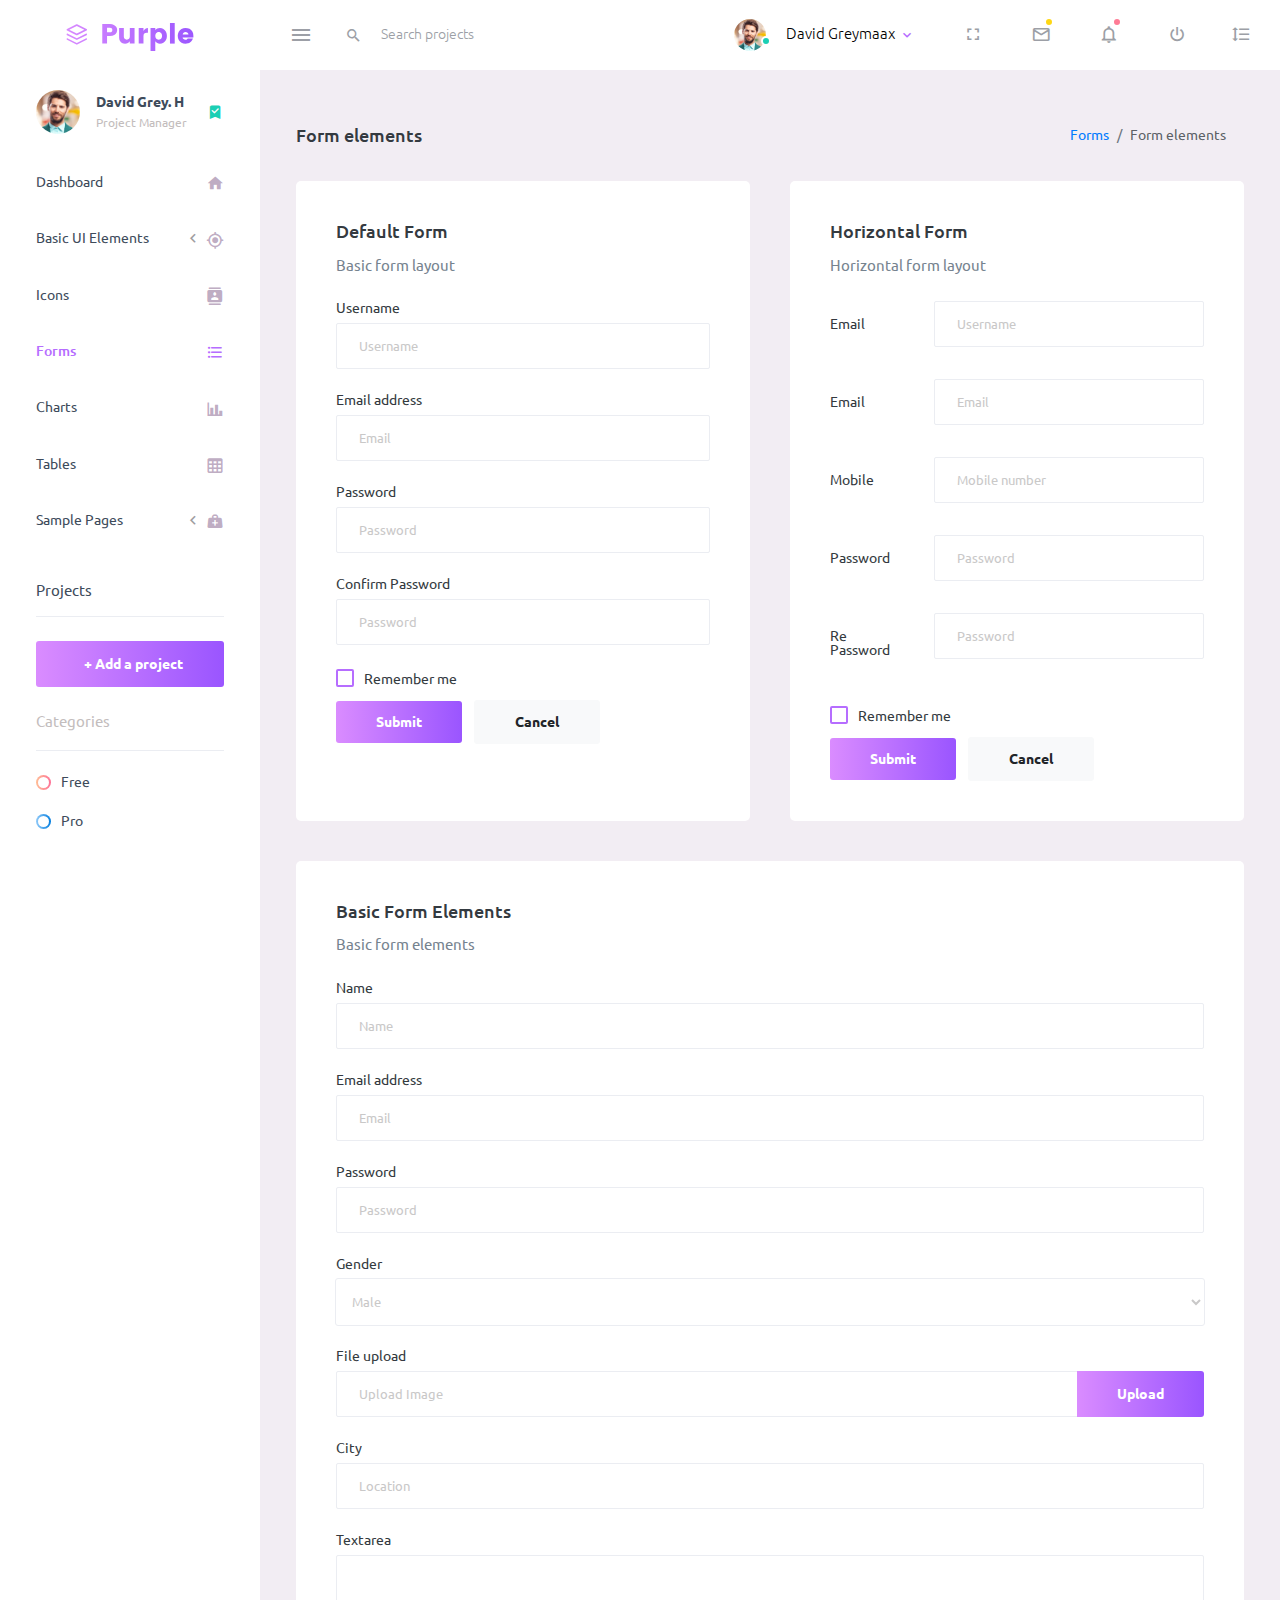
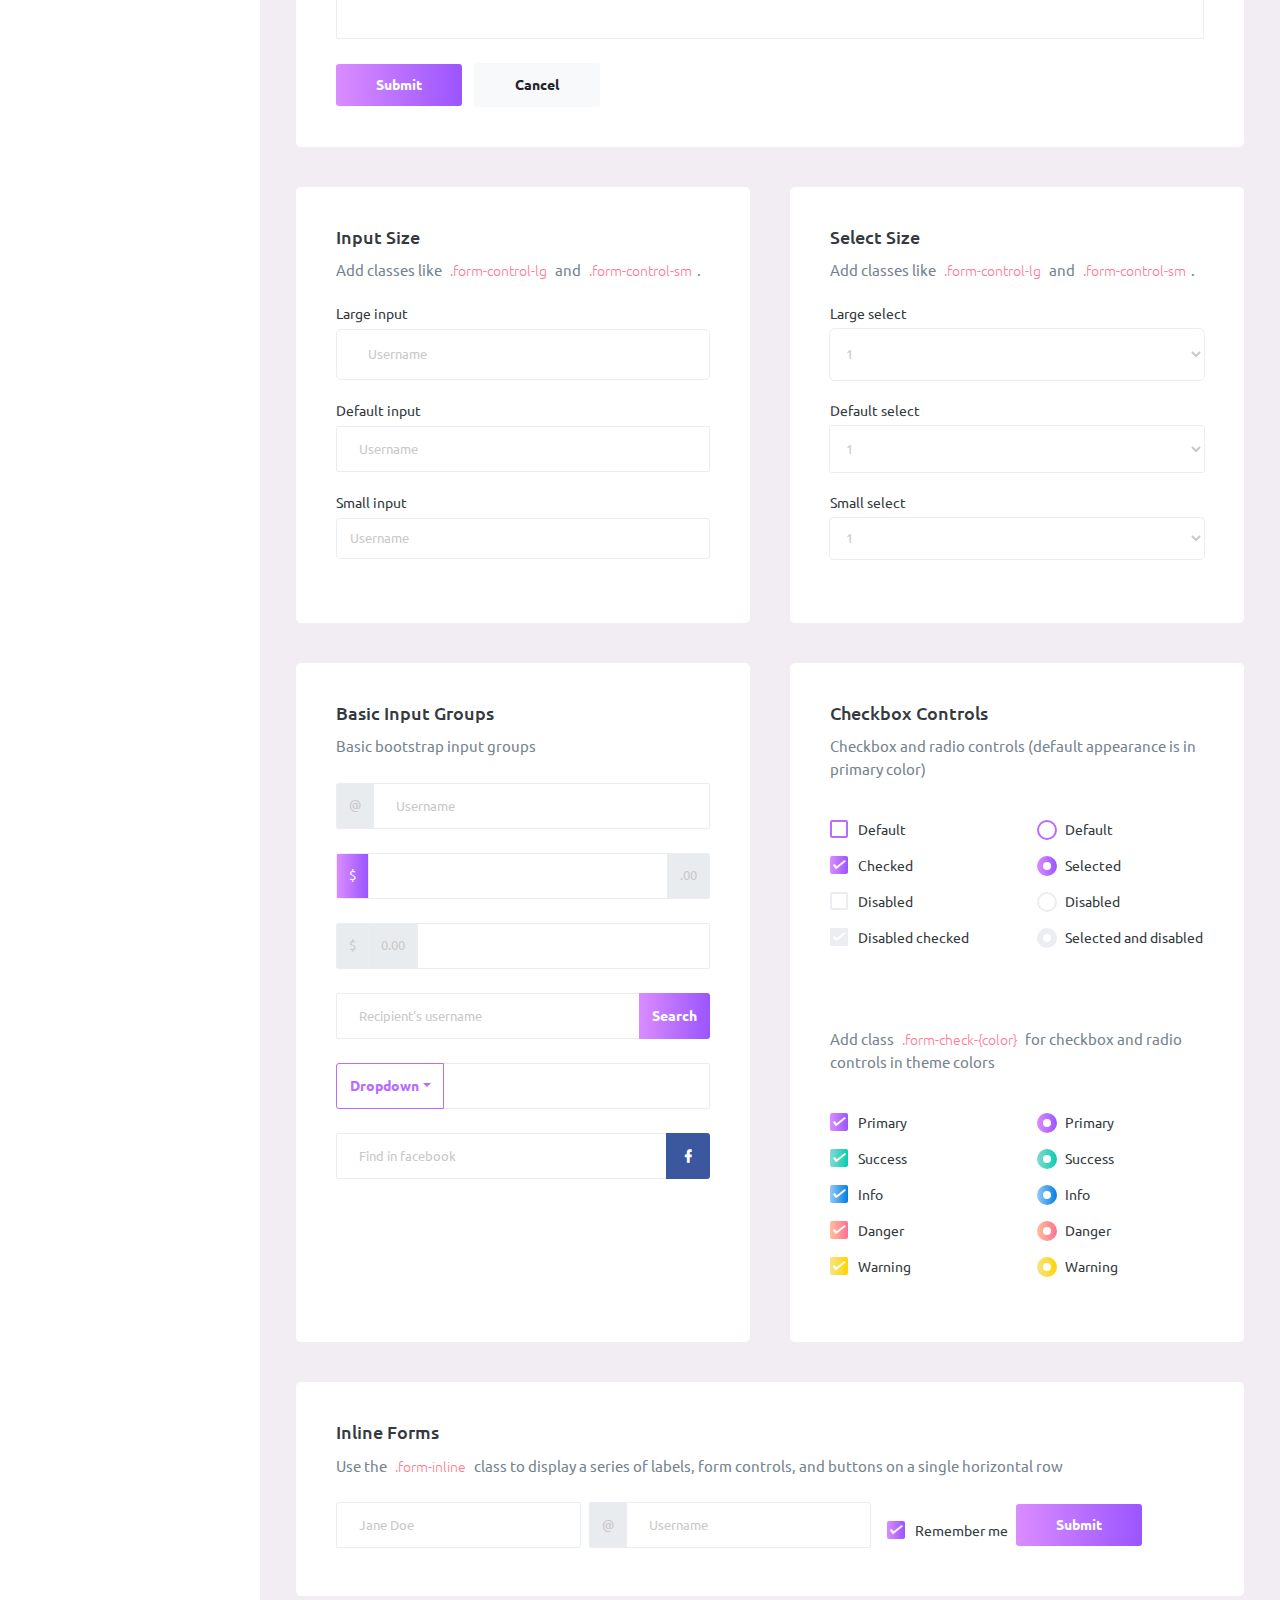
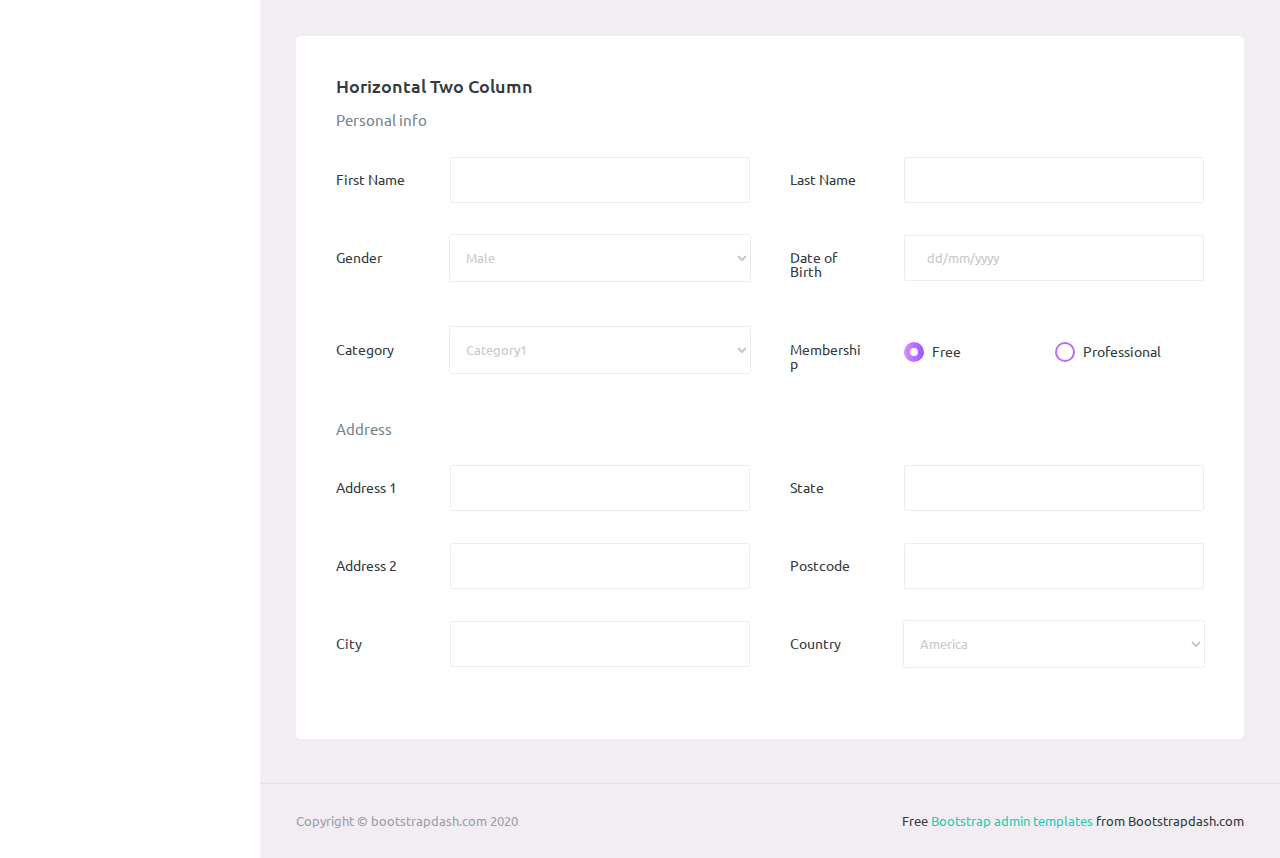
<file: pages/forms/basic_elements.html>
<!DOCTYPE html>
<html lang="en">
  <head>
    <!-- Required meta tags -->
    <meta charset="utf-8">
    <meta name="viewport" content="width=device-width, initial-scale=1, shrink-to-fit=no">
    <title>Purple Admin</title>
    <!-- plugins:css -->
    <link rel="stylesheet" href="../../assets/vendors/mdi/css/materialdesignicons.min.css">
    <link rel="stylesheet" href="../../assets/vendors/css/vendor.bundle.base.css">
    <!-- endinject -->
    <!-- Plugin css for this page -->
    <!-- End plugin css for this page -->
    <!-- inject:css -->
    <!-- endinject -->
    <!-- Layout styles -->
    <link rel="stylesheet" href="../../assets/css/style.css">
    <!-- End layout styles -->
    <link rel="shortcut icon" href="../../assets/images/favicon.ico" />
  </head>
  <body>
    <div class="container-scroller">
      <!-- partial:../../partials/_navbar.html -->
      <nav class="navbar default-layout-navbar col-lg-12 col-12 p-0 fixed-top d-flex flex-row">
        <div class="text-center navbar-brand-wrapper d-flex align-items-center justify-content-center">
          <a class="navbar-brand brand-logo" href="../../index.html"><img src="../../assets/images/logo.svg" alt="logo" /></a>
          <a class="navbar-brand brand-logo-mini" href="../../index.html"><img src="../../assets/images/logo-mini.svg" alt="logo" /></a>
        </div>
        <div class="navbar-menu-wrapper d-flex align-items-stretch">
          <button class="navbar-toggler navbar-toggler align-self-center" type="button" data-toggle="minimize">
            <span class="mdi mdi-menu"></span>
          </button>
          <div class="search-field d-none d-md-block">
            <form class="d-flex align-items-center h-100" action="#">
              <div class="input-group">
                <div class="input-group-prepend bg-transparent">
                  <i class="input-group-text border-0 mdi mdi-magnify"></i>
                </div>
                <input type="text" class="form-control bg-transparent border-0" placeholder="Search projects">
              </div>
            </form>
          </div>
          <ul class="navbar-nav navbar-nav-right">
            <li class="nav-item nav-profile dropdown">
              <a class="nav-link dropdown-toggle" id="profileDropdown" href="#" data-toggle="dropdown" aria-expanded="false">
                <div class="nav-profile-img">
                  <img src="../../assets/images/faces/face1.jpg" alt="image">
                  <span class="availability-status online"></span>
                </div>
                <div class="nav-profile-text">
                  <p class="mb-1 text-black">David Greymaax</p>
                </div>
              </a>
              <div class="dropdown-menu navbar-dropdown" aria-labelledby="profileDropdown">
                <a class="dropdown-item" href="#">
                  <i class="mdi mdi-cached mr-2 text-success"></i> Activity Log </a>
                <div class="dropdown-divider"></div>
                <a class="dropdown-item" href="#">
                  <i class="mdi mdi-logout mr-2 text-primary"></i> Signout </a>
              </div>
            </li>
            <li class="nav-item d-none d-lg-block full-screen-link">
              <a class="nav-link">
                <i class="mdi mdi-fullscreen" id="fullscreen-button"></i>
              </a>
            </li>
            <li class="nav-item dropdown">
              <a class="nav-link count-indicator dropdown-toggle" id="messageDropdown" href="#" data-toggle="dropdown" aria-expanded="false">
                <i class="mdi mdi-email-outline"></i>
                <span class="count-symbol bg-warning"></span>
              </a>
              <div class="dropdown-menu dropdown-menu-right navbar-dropdown preview-list" aria-labelledby="messageDropdown">
                <h6 class="p-3 mb-0">Messages</h6>
                <div class="dropdown-divider"></div>
                <a class="dropdown-item preview-item">
                  <div class="preview-thumbnail">
                    <img src="../../assets/images/faces/face4.jpg" alt="image" class="profile-pic">
                  </div>
                  <div class="preview-item-content d-flex align-items-start flex-column justify-content-center">
                    <h6 class="preview-subject ellipsis mb-1 font-weight-normal">Mark send you a message</h6>
                    <p class="text-gray mb-0"> 1 Minutes ago </p>
                  </div>
                </a>
                <div class="dropdown-divider"></div>
                <a class="dropdown-item preview-item">
                  <div class="preview-thumbnail">
                    <img src="../../assets/images/faces/face2.jpg" alt="image" class="profile-pic">
                  </div>
                  <div class="preview-item-content d-flex align-items-start flex-column justify-content-center">
                    <h6 class="preview-subject ellipsis mb-1 font-weight-normal">Cregh send you a message</h6>
                    <p class="text-gray mb-0"> 15 Minutes ago </p>
                  </div>
                </a>
                <div class="dropdown-divider"></div>
                <a class="dropdown-item preview-item">
                  <div class="preview-thumbnail">
                    <img src="../../assets/images/faces/face3.jpg" alt="image" class="profile-pic">
                  </div>
                  <div class="preview-item-content d-flex align-items-start flex-column justify-content-center">
                    <h6 class="preview-subject ellipsis mb-1 font-weight-normal">Profile picture updated</h6>
                    <p class="text-gray mb-0"> 18 Minutes ago </p>
                  </div>
                </a>
                <div class="dropdown-divider"></div>
                <h6 class="p-3 mb-0 text-center">4 new messages</h6>
              </div>
            </li>
            <li class="nav-item dropdown">
              <a class="nav-link count-indicator dropdown-toggle" id="notificationDropdown" href="#" data-toggle="dropdown">
                <i class="mdi mdi-bell-outline"></i>
                <span class="count-symbol bg-danger"></span>
              </a>
              <div class="dropdown-menu dropdown-menu-right navbar-dropdown preview-list" aria-labelledby="notificationDropdown">
                <h6 class="p-3 mb-0">Notifications</h6>
                <div class="dropdown-divider"></div>
                <a class="dropdown-item preview-item">
                  <div class="preview-thumbnail">
                    <div class="preview-icon bg-success">
                      <i class="mdi mdi-calendar"></i>
                    </div>
                  </div>
                  <div class="preview-item-content d-flex align-items-start flex-column justify-content-center">
                    <h6 class="preview-subject font-weight-normal mb-1">Event today</h6>
                    <p class="text-gray ellipsis mb-0"> Just a reminder that you have an event today </p>
                  </div>
                </a>
                <div class="dropdown-divider"></div>
                <a class="dropdown-item preview-item">
                  <div class="preview-thumbnail">
                    <div class="preview-icon bg-warning">
                      <i class="mdi mdi-settings"></i>
                    </div>
                  </div>
                  <div class="preview-item-content d-flex align-items-start flex-column justify-content-center">
                    <h6 class="preview-subject font-weight-normal mb-1">Settings</h6>
                    <p class="text-gray ellipsis mb-0"> Update dashboard </p>
                  </div>
                </a>
                <div class="dropdown-divider"></div>
                <a class="dropdown-item preview-item">
                  <div class="preview-thumbnail">
                    <div class="preview-icon bg-info">
                      <i class="mdi mdi-link-variant"></i>
                    </div>
                  </div>
                  <div class="preview-item-content d-flex align-items-start flex-column justify-content-center">
                    <h6 class="preview-subject font-weight-normal mb-1">Launch Admin</h6>
                    <p class="text-gray ellipsis mb-0"> New admin wow! </p>
                  </div>
                </a>
                <div class="dropdown-divider"></div>
                <h6 class="p-3 mb-0 text-center">See all notifications</h6>
              </div>
            </li>
            <li class="nav-item nav-logout d-none d-lg-block">
              <a class="nav-link" href="#">
                <i class="mdi mdi-power"></i>
              </a>
            </li>
            <li class="nav-item nav-settings d-none d-lg-block">
              <a class="nav-link" href="#">
                <i class="mdi mdi-format-line-spacing"></i>
              </a>
            </li>
          </ul>
          <button class="navbar-toggler navbar-toggler-right d-lg-none align-self-center" type="button" data-toggle="offcanvas">
            <span class="mdi mdi-menu"></span>
          </button>
        </div>
      </nav>
      <!-- partial -->
      <div class="container-fluid page-body-wrapper">
        <!-- partial:../../partials/_sidebar.html -->
        <nav class="sidebar sidebar-offcanvas" id="sidebar">
          <ul class="nav">
            <li class="nav-item nav-profile">
              <a href="#" class="nav-link">
                <div class="nav-profile-image">
                  <img src="../../assets/images/faces/face1.jpg" alt="profile">
                  <span class="login-status online"></span>
                  <!--change to offline or busy as needed-->
                </div>
                <div class="nav-profile-text d-flex flex-column">
                  <span class="font-weight-bold mb-2">David Grey. H</span>
                  <span class="text-secondary text-small">Project Manager</span>
                </div>
                <i class="mdi mdi-bookmark-check text-success nav-profile-badge"></i>
              </a>
            </li>
            <li class="nav-item">
              <a class="nav-link" href="../../index.html">
                <span class="menu-title">Dashboard</span>
                <i class="mdi mdi-home menu-icon"></i>
              </a>
            </li>
            <li class="nav-item">
              <a class="nav-link" data-toggle="collapse" href="#ui-basic" aria-expanded="false" aria-controls="ui-basic">
                <span class="menu-title">Basic UI Elements</span>
                <i class="menu-arrow"></i>
                <i class="mdi mdi-crosshairs-gps menu-icon"></i>
              </a>
              <div class="collapse" id="ui-basic">
                <ul class="nav flex-column sub-menu">
                  <li class="nav-item"> <a class="nav-link" href="../../pages/ui-features/buttons.html">Buttons</a></li>
                  <li class="nav-item"> <a class="nav-link" href="../../pages/ui-features/typography.html">Typography</a></li>
                </ul>
              </div>
            </li>
            <li class="nav-item">
              <a class="nav-link" href="../../pages/icons/mdi.html">
                <span class="menu-title">Icons</span>
                <i class="mdi mdi-contacts menu-icon"></i>
              </a>
            </li>
            <li class="nav-item">
              <a class="nav-link" href="../../pages/forms/basic_elements.html">
                <span class="menu-title">Forms</span>
                <i class="mdi mdi-format-list-bulleted menu-icon"></i>
              </a>
            </li>
            <li class="nav-item">
              <a class="nav-link" href="../../pages/charts/chartjs.html">
                <span class="menu-title">Charts</span>
                <i class="mdi mdi-chart-bar menu-icon"></i>
              </a>
            </li>
            <li class="nav-item">
              <a class="nav-link" href="../../pages/tables/basic-table.html">
                <span class="menu-title">Tables</span>
                <i class="mdi mdi-table-large menu-icon"></i>
              </a>
            </li>
            <li class="nav-item">
              <a class="nav-link" data-toggle="collapse" href="#general-pages" aria-expanded="false" aria-controls="general-pages">
                <span class="menu-title">Sample Pages</span>
                <i class="menu-arrow"></i>
                <i class="mdi mdi-medical-bag menu-icon"></i>
              </a>
              <div class="collapse" id="general-pages">
                <ul class="nav flex-column sub-menu">
                  <li class="nav-item"> <a class="nav-link" href="../../pages/samples/blank-page.html"> Blank Page </a></li>
                  <li class="nav-item"> <a class="nav-link" href="../../pages/samples/login.html"> Login </a></li>
                  <li class="nav-item"> <a class="nav-link" href="../../pages/samples/register.html"> Register </a></li>
                  <li class="nav-item"> <a class="nav-link" href="../../pages/samples/error-404.html"> 404 </a></li>
                  <li class="nav-item"> <a class="nav-link" href="../../pages/samples/error-500.html"> 500 </a></li>
                </ul>
              </div>
            </li>
            <li class="nav-item sidebar-actions">
              <span class="nav-link">
                <div class="border-bottom">
                  <h6 class="font-weight-normal mb-3">Projects</h6>
                </div>
                <button class="btn btn-block btn-lg btn-gradient-primary mt-4">+ Add a project</button>
                <div class="mt-4">
                  <div class="border-bottom">
                    <p class="text-secondary">Categories</p>
                  </div>
                  <ul class="gradient-bullet-list mt-4">
                    <li>Free</li>
                    <li>Pro</li>
                  </ul>
                </div>
              </span>
            </li>
          </ul>
        </nav>
        <!-- partial -->
        <div class="main-panel">
          <div class="content-wrapper">
            <div class="page-header">
              <h3 class="page-title"> Form elements </h3>
              <nav aria-label="breadcrumb">
                <ol class="breadcrumb">
                  <li class="breadcrumb-item"><a href="#">Forms</a></li>
                  <li class="breadcrumb-item active" aria-current="page">Form elements</li>
                </ol>
              </nav>
            </div>
            <div class="row">
              <div class="col-md-6 grid-margin stretch-card">
                <div class="card">
                  <div class="card-body">
                    <h4 class="card-title">Default form</h4>
                    <p class="card-description"> Basic form layout </p>
                    <form class="forms-sample">
                      <div class="form-group">
                        <label for="exampleInputUsername1">Username</label>
                        <input type="text" class="form-control" id="exampleInputUsername1" placeholder="Username">
                      </div>
                      <div class="form-group">
                        <label for="exampleInputEmail1">Email address</label>
                        <input type="email" class="form-control" id="exampleInputEmail1" placeholder="Email">
                      </div>
                      <div class="form-group">
                        <label for="exampleInputPassword1">Password</label>
                        <input type="password" class="form-control" id="exampleInputPassword1" placeholder="Password">
                      </div>
                      <div class="form-group">
                        <label for="exampleInputConfirmPassword1">Confirm Password</label>
                        <input type="password" class="form-control" id="exampleInputConfirmPassword1" placeholder="Password">
                      </div>
                      <div class="form-check form-check-flat form-check-primary">
                        <label class="form-check-label">
                          <input type="checkbox" class="form-check-input"> Remember me </label>
                      </div>
                      <button type="submit" class="btn btn-gradient-primary mr-2">Submit</button>
                      <button class="btn btn-light">Cancel</button>
                    </form>
                  </div>
                </div>
              </div>
              <div class="col-md-6 grid-margin stretch-card">
                <div class="card">
                  <div class="card-body">
                    <h4 class="card-title">Horizontal Form</h4>
                    <p class="card-description"> Horizontal form layout </p>
                    <form class="forms-sample">
                      <div class="form-group row">
                        <label for="exampleInputUsername2" class="col-sm-3 col-form-label">Email</label>
                        <div class="col-sm-9">
                          <input type="text" class="form-control" id="exampleInputUsername2" placeholder="Username">
                        </div>
                      </div>
                      <div class="form-group row">
                        <label for="exampleInputEmail2" class="col-sm-3 col-form-label">Email</label>
                        <div class="col-sm-9">
                          <input type="email" class="form-control" id="exampleInputEmail2" placeholder="Email">
                        </div>
                      </div>
                      <div class="form-group row">
                        <label for="exampleInputMobile" class="col-sm-3 col-form-label">Mobile</label>
                        <div class="col-sm-9">
                          <input type="text" class="form-control" id="exampleInputMobile" placeholder="Mobile number">
                        </div>
                      </div>
                      <div class="form-group row">
                        <label for="exampleInputPassword2" class="col-sm-3 col-form-label">Password</label>
                        <div class="col-sm-9">
                          <input type="password" class="form-control" id="exampleInputPassword2" placeholder="Password">
                        </div>
                      </div>
                      <div class="form-group row">
                        <label for="exampleInputConfirmPassword2" class="col-sm-3 col-form-label">Re Password</label>
                        <div class="col-sm-9">
                          <input type="password" class="form-control" id="exampleInputConfirmPassword2" placeholder="Password">
                        </div>
                      </div>
                      <div class="form-check form-check-flat form-check-primary">
                        <label class="form-check-label">
                          <input type="checkbox" class="form-check-input"> Remember me </label>
                      </div>
                      <button type="submit" class="btn btn-gradient-primary mr-2">Submit</button>
                      <button class="btn btn-light">Cancel</button>
                    </form>
                  </div>
                </div>
              </div>
              <div class="col-12 grid-margin stretch-card">
                <div class="card">
                  <div class="card-body">
                    <h4 class="card-title">Basic form elements</h4>
                    <p class="card-description"> Basic form elements </p>
                    <form class="forms-sample">
                      <div class="form-group">
                        <label for="exampleInputName1">Name</label>
                        <input type="text" class="form-control" id="exampleInputName1" placeholder="Name">
                      </div>
                      <div class="form-group">
                        <label for="exampleInputEmail3">Email address</label>
                        <input type="email" class="form-control" id="exampleInputEmail3" placeholder="Email">
                      </div>
                      <div class="form-group">
                        <label for="exampleInputPassword4">Password</label>
                        <input type="password" class="form-control" id="exampleInputPassword4" placeholder="Password">
                      </div>
                      <div class="form-group">
                        <label for="exampleSelectGender">Gender</label>
                        <select class="form-control" id="exampleSelectGender">
                          <option>Male</option>
                          <option>Female</option>
                        </select>
                      </div>
                      <div class="form-group">
                        <label>File upload</label>
                        <input type="file" name="img[]" class="file-upload-default">
                        <div class="input-group col-xs-12">
                          <input type="text" class="form-control file-upload-info" disabled placeholder="Upload Image">
                          <span class="input-group-append">
                            <button class="file-upload-browse btn btn-gradient-primary" type="button">Upload</button>
                          </span>
                        </div>
                      </div>
                      <div class="form-group">
                        <label for="exampleInputCity1">City</label>
                        <input type="text" class="form-control" id="exampleInputCity1" placeholder="Location">
                      </div>
                      <div class="form-group">
                        <label for="exampleTextarea1">Textarea</label>
                        <textarea class="form-control" id="exampleTextarea1" rows="4"></textarea>
                      </div>
                      <button type="submit" class="btn btn-gradient-primary mr-2">Submit</button>
                      <button class="btn btn-light">Cancel</button>
                    </form>
                  </div>
                </div>
              </div>
              <div class="col-md-6 grid-margin stretch-card">
                <div class="card">
                  <div class="card-body">
                    <h4 class="card-title">Input size</h4>
                    <p class="card-description"> Add classes like <code>.form-control-lg</code> and <code>.form-control-sm</code>. </p>
                    <div class="form-group">
                      <label>Large input</label>
                      <input type="text" class="form-control form-control-lg" placeholder="Username" aria-label="Username">
                    </div>
                    <div class="form-group">
                      <label>Default input</label>
                      <input type="text" class="form-control" placeholder="Username" aria-label="Username">
                    </div>
                    <div class="form-group">
                      <label>Small input</label>
                      <input type="text" class="form-control form-control-sm" placeholder="Username" aria-label="Username">
                    </div>
                  </div>
                </div>
              </div>
              <div class="col-md-6 grid-margin stretch-card">
                <div class="card">
                  <div class="card-body">
                    <h4 class="card-title">Select size</h4>
                    <p class="card-description"> Add classes like <code>.form-control-lg</code> and <code>.form-control-sm</code>. </p>
                    <div class="form-group">
                      <label for="exampleFormControlSelect1">Large select</label>
                      <select class="form-control form-control-lg" id="exampleFormControlSelect1">
                        <option>1</option>
                        <option>2</option>
                        <option>3</option>
                        <option>4</option>
                        <option>5</option>
                      </select>
                    </div>
                    <div class="form-group">
                      <label for="exampleFormControlSelect2">Default select</label>
                      <select class="form-control" id="exampleFormControlSelect2">
                        <option>1</option>
                        <option>2</option>
                        <option>3</option>
                        <option>4</option>
                        <option>5</option>
                      </select>
                    </div>
                    <div class="form-group">
                      <label for="exampleFormControlSelect3">Small select</label>
                      <select class="form-control form-control-sm" id="exampleFormControlSelect3">
                        <option>1</option>
                        <option>2</option>
                        <option>3</option>
                        <option>4</option>
                        <option>5</option>
                      </select>
                    </div>
                  </div>
                </div>
              </div>
              <div class="col-md-6 grid-margin stretch-card">
                <div class="card">
                  <div class="card-body">
                    <h4 class="card-title">Basic input groups</h4>
                    <p class="card-description"> Basic bootstrap input groups </p>
                    <div class="form-group">
                      <div class="input-group">
                        <div class="input-group-prepend">
                          <span class="input-group-text">@</span>
                        </div>
                        <input type="text" class="form-control" placeholder="Username" aria-label="Username" aria-describedby="basic-addon1">
                      </div>
                    </div>
                    <div class="form-group">
                      <div class="input-group">
                        <div class="input-group-prepend">
                          <span class="input-group-text bg-gradient-primary text-white">$</span>
                        </div>
                        <input type="text" class="form-control" aria-label="Amount (to the nearest dollar)">
                        <div class="input-group-append">
                          <span class="input-group-text">.00</span>
                        </div>
                      </div>
                    </div>
                    <div class="form-group">
                      <div class="input-group">
                        <div class="input-group-prepend">
                          <span class="input-group-text">$</span>
                        </div>
                        <div class="input-group-prepend">
                          <span class="input-group-text">0.00</span>
                        </div>
                        <input type="text" class="form-control" aria-label="Amount (to the nearest dollar)">
                      </div>
                    </div>
                    <div class="form-group">
                      <div class="input-group">
                        <input type="text" class="form-control" placeholder="Recipient's username" aria-label="Recipient's username" aria-describedby="basic-addon2">
                        <div class="input-group-append">
                          <button class="btn btn-sm btn-gradient-primary" type="button">Search</button>
                        </div>
                      </div>
                    </div>
                    <div class="form-group">
                      <div class="input-group">
                        <div class="input-group-prepend">
                          <button class="btn btn-sm btn-outline-primary dropdown-toggle" type="button" data-toggle="dropdown" aria-haspopup="true" aria-expanded="false">Dropdown</button>
                          <div class="dropdown-menu">
                            <a class="dropdown-item" href="#">Action</a>
                            <a class="dropdown-item" href="#">Another action</a>
                            <a class="dropdown-item" href="#">Something else here</a>
                            <div role="separator" class="dropdown-divider"></div>
                            <a class="dropdown-item" href="#">Separated link</a>
                          </div>
                        </div>
                        <input type="text" class="form-control" aria-label="Text input with dropdown button">
                      </div>
                    </div>
                    <div class="form-group">
                      <div class="input-group">
                        <input type="text" class="form-control" placeholder="Find in facebook" aria-label="Recipient's username" aria-describedby="basic-addon2">
                        <div class="input-group-append">
                          <button class="btn btn-sm btn-facebook" type="button">
                            <i class="mdi mdi-facebook"></i>
                          </button>
                        </div>
                      </div>
                    </div>
                  </div>
                </div>
              </div>
              <div class="col-md-6 grid-margin stretch-card">
                <div class="card">
                  <div class="card-body">
                    <h4 class="card-title">Checkbox Controls</h4>
                    <p class="card-description">Checkbox and radio controls (default appearance is in primary color)</p>
                    <form>
                      <div class="row">
                        <div class="col-md-6">
                          <div class="form-group">
                            <div class="form-check">
                              <label class="form-check-label">
                                <input type="checkbox" class="form-check-input"> Default </label>
                            </div>
                            <div class="form-check">
                              <label class="form-check-label">
                                <input type="checkbox" class="form-check-input" checked> Checked </label>
                            </div>
                            <div class="form-check">
                              <label class="form-check-label">
                                <input type="checkbox" class="form-check-input" disabled> Disabled </label>
                            </div>
                            <div class="form-check">
                              <label class="form-check-label">
                                <input type="checkbox" class="form-check-input" disabled checked> Disabled checked </label>
                            </div>
                          </div>
                        </div>
                        <div class="col-md-6">
                          <div class="form-group">
                            <div class="form-check">
                              <label class="form-check-label">
                                <input type="radio" class="form-check-input" name="optionsRadios" id="optionsRadios1" value=""> Default </label>
                            </div>
                            <div class="form-check">
                              <label class="form-check-label">
                                <input type="radio" class="form-check-input" name="optionsRadios" id="optionsRadios2" value="option2" checked> Selected </label>
                            </div>
                            <div class="form-check">
                              <label class="form-check-label">
                                <input type="radio" class="form-check-input" name="optionsRadios2" id="optionsRadios3" value="option3" disabled> Disabled </label>
                            </div>
                            <div class="form-check">
                              <label class="form-check-label">
                                <input type="radio" class="form-check-input" name="optionsRadio2" id="optionsRadios4" value="option4" disabled checked> Selected and disabled </label>
                            </div>
                          </div>
                        </div>
                      </div>
                    </form>
                  </div>
                  <div class="card-body">
                    <p class="card-description">Add class <code>.form-check-{color}</code> for checkbox and radio controls in theme colors</p>
                    <form>
                      <div class="row">
                        <div class="col-md-6">
                          <div class="form-group">
                            <div class="form-check form-check-primary">
                              <label class="form-check-label">
                                <input type="checkbox" class="form-check-input" checked> Primary </label>
                            </div>
                            <div class="form-check form-check-success">
                              <label class="form-check-label">
                                <input type="checkbox" class="form-check-input" checked> Success </label>
                            </div>
                            <div class="form-check form-check-info">
                              <label class="form-check-label">
                                <input type="checkbox" class="form-check-input" checked> Info </label>
                            </div>
                            <div class="form-check form-check-danger">
                              <label class="form-check-label">
                                <input type="checkbox" class="form-check-input" checked> Danger </label>
                            </div>
                            <div class="form-check form-check-warning">
                              <label class="form-check-label">
                                <input type="checkbox" class="form-check-input" checked> Warning </label>
                            </div>
                          </div>
                        </div>
                        <div class="col-md-6">
                          <div class="form-group">
                            <div class="form-check form-check-primary">
                              <label class="form-check-label">
                                <input type="radio" class="form-check-input" name="ExampleRadio1" id="ExampleRadio1" checked> Primary </label>
                            </div>
                            <div class="form-check form-check-success">
                              <label class="form-check-label">
                                <input type="radio" class="form-check-input" name="ExampleRadio2" id="ExampleRadio2" checked> Success </label>
                            </div>
                            <div class="form-check form-check-info">
                              <label class="form-check-label">
                                <input type="radio" class="form-check-input" name="ExampleRadio3" id="ExampleRadio3" checked> Info </label>
                            </div>
                            <div class="form-check form-check-danger">
                              <label class="form-check-label">
                                <input type="radio" class="form-check-input" name="ExampleRadio4" id="ExampleRadio4" checked> Danger </label>
                            </div>
                            <div class="form-check form-check-warning">
                              <label class="form-check-label">
                                <input type="radio" class="form-check-input" name="ExampleRadio5" id="ExampleRadio5" checked> Warning </label>
                            </div>
                          </div>
                        </div>
                      </div>
                    </form>
                  </div>
                </div>
              </div>
              <div class="col-12 grid-margin stretch-card">
                <div class="card">
                  <div class="card-body">
                    <h4 class="card-title">Inline forms</h4>
                    <p class="card-description"> Use the <code>.form-inline</code> class to display a series of labels, form controls, and buttons on a single horizontal row </p>
                    <form class="form-inline">
                      <label class="sr-only" for="inlineFormInputName2">Name</label>
                      <input type="text" class="form-control mb-2 mr-sm-2" id="inlineFormInputName2" placeholder="Jane Doe">
                      <label class="sr-only" for="inlineFormInputGroupUsername2">Username</label>
                      <div class="input-group mb-2 mr-sm-2">
                        <div class="input-group-prepend">
                          <div class="input-group-text">@</div>
                        </div>
                        <input type="text" class="form-control" id="inlineFormInputGroupUsername2" placeholder="Username">
                      </div>
                      <div class="form-check mx-sm-2">
                        <label class="form-check-label">
                          <input type="checkbox" class="form-check-input" checked> Remember me </label>
                      </div>
                      <button type="submit" class="btn btn-gradient-primary mb-2">Submit</button>
                    </form>
                  </div>
                </div>
              </div>
              <div class="col-12">
                <div class="card">
                  <div class="card-body">
                    <h4 class="card-title">Horizontal Two column</h4>
                    <form class="form-sample">
                      <p class="card-description"> Personal info </p>
                      <div class="row">
                        <div class="col-md-6">
                          <div class="form-group row">
                            <label class="col-sm-3 col-form-label">First Name</label>
                            <div class="col-sm-9">
                              <input type="text" class="form-control" />
                            </div>
                          </div>
                        </div>
                        <div class="col-md-6">
                          <div class="form-group row">
                            <label class="col-sm-3 col-form-label">Last Name</label>
                            <div class="col-sm-9">
                              <input type="text" class="form-control" />
                            </div>
                          </div>
                        </div>
                      </div>
                      <div class="row">
                        <div class="col-md-6">
                          <div class="form-group row">
                            <label class="col-sm-3 col-form-label">Gender</label>
                            <div class="col-sm-9">
                              <select class="form-control">
                                <option>Male</option>
                                <option>Female</option>
                              </select>
                            </div>
                          </div>
                        </div>
                        <div class="col-md-6">
                          <div class="form-group row">
                            <label class="col-sm-3 col-form-label">Date of Birth</label>
                            <div class="col-sm-9">
                              <input class="form-control" placeholder="dd/mm/yyyy" />
                            </div>
                          </div>
                        </div>
                      </div>
                      <div class="row">
                        <div class="col-md-6">
                          <div class="form-group row">
                            <label class="col-sm-3 col-form-label">Category</label>
                            <div class="col-sm-9">
                              <select class="form-control">
                                <option>Category1</option>
                                <option>Category2</option>
                                <option>Category3</option>
                                <option>Category4</option>
                              </select>
                            </div>
                          </div>
                        </div>
                        <div class="col-md-6">
                          <div class="form-group row">
                            <label class="col-sm-3 col-form-label">Membership</label>
                            <div class="col-sm-4">
                              <div class="form-check">
                                <label class="form-check-label">
                                  <input type="radio" class="form-check-input" name="membershipRadios" id="membershipRadios1" value="" checked> Free </label>
                              </div>
                            </div>
                            <div class="col-sm-5">
                              <div class="form-check">
                                <label class="form-check-label">
                                  <input type="radio" class="form-check-input" name="membershipRadios" id="membershipRadios2" value="option2"> Professional </label>
                              </div>
                            </div>
                          </div>
                        </div>
                      </div>
                      <p class="card-description"> Address </p>
                      <div class="row">
                        <div class="col-md-6">
                          <div class="form-group row">
                            <label class="col-sm-3 col-form-label">Address 1</label>
                            <div class="col-sm-9">
                              <input type="text" class="form-control" />
                            </div>
                          </div>
                        </div>
                        <div class="col-md-6">
                          <div class="form-group row">
                            <label class="col-sm-3 col-form-label">State</label>
                            <div class="col-sm-9">
                              <input type="text" class="form-control" />
                            </div>
                          </div>
                        </div>
                      </div>
                      <div class="row">
                        <div class="col-md-6">
                          <div class="form-group row">
                            <label class="col-sm-3 col-form-label">Address 2</label>
                            <div class="col-sm-9">
                              <input type="text" class="form-control" />
                            </div>
                          </div>
                        </div>
                        <div class="col-md-6">
                          <div class="form-group row">
                            <label class="col-sm-3 col-form-label">Postcode</label>
                            <div class="col-sm-9">
                              <input type="text" class="form-control" />
                            </div>
                          </div>
                        </div>
                      </div>
                      <div class="row">
                        <div class="col-md-6">
                          <div class="form-group row">
                            <label class="col-sm-3 col-form-label">City</label>
                            <div class="col-sm-9">
                              <input type="text" class="form-control" />
                            </div>
                          </div>
                        </div>
                        <div class="col-md-6">
                          <div class="form-group row">
                            <label class="col-sm-3 col-form-label">Country</label>
                            <div class="col-sm-9">
                              <select class="form-control">
                                <option>America</option>
                                <option>Italy</option>
                                <option>Russia</option>
                                <option>Britain</option>
                              </select>
                            </div>
                          </div>
                        </div>
                      </div>
                    </form>
                  </div>
                </div>
              </div>
            </div>
          </div>
          <!-- content-wrapper ends -->
          <!-- partial:../../partials/_footer.html -->
          <footer class="footer">
            <div class="container-fluid clearfix">
              <span class="text-muted d-block text-center text-sm-left d-sm-inline-block">Copyright © bootstrapdash.com 2020</span>
              <span class="float-none float-sm-right d-block mt-1 mt-sm-0 text-center"> Free <a href="https://www.bootstrapdash.com/bootstrap-admin-template/" target="_blank">Bootstrap admin templates </a> from Bootstrapdash.com</span>
            </div>
          </footer>
          <!-- partial -->
        </div>
        <!-- main-panel ends -->
      </div>
      <!-- page-body-wrapper ends -->
    </div>
    <!-- container-scroller -->
    <!-- plugins:js -->
    <script src="../../assets/vendors/js/vendor.bundle.base.js"></script>
    <!-- endinject -->
    <!-- Plugin js for this page -->
    <!-- End plugin js for this page -->
    <!-- inject:js -->
    <script src="../../assets/js/off-canvas.js"></script>
    <script src="../../assets/js/hoverable-collapse.js"></script>
    <script src="../../assets/js/misc.js"></script>
    <!-- endinject -->
    <!-- Custom js for this page -->
    <script src="../../assets/js/file-upload.js"></script>
    <!-- End custom js for this page -->
  </body>
</html>
</file>
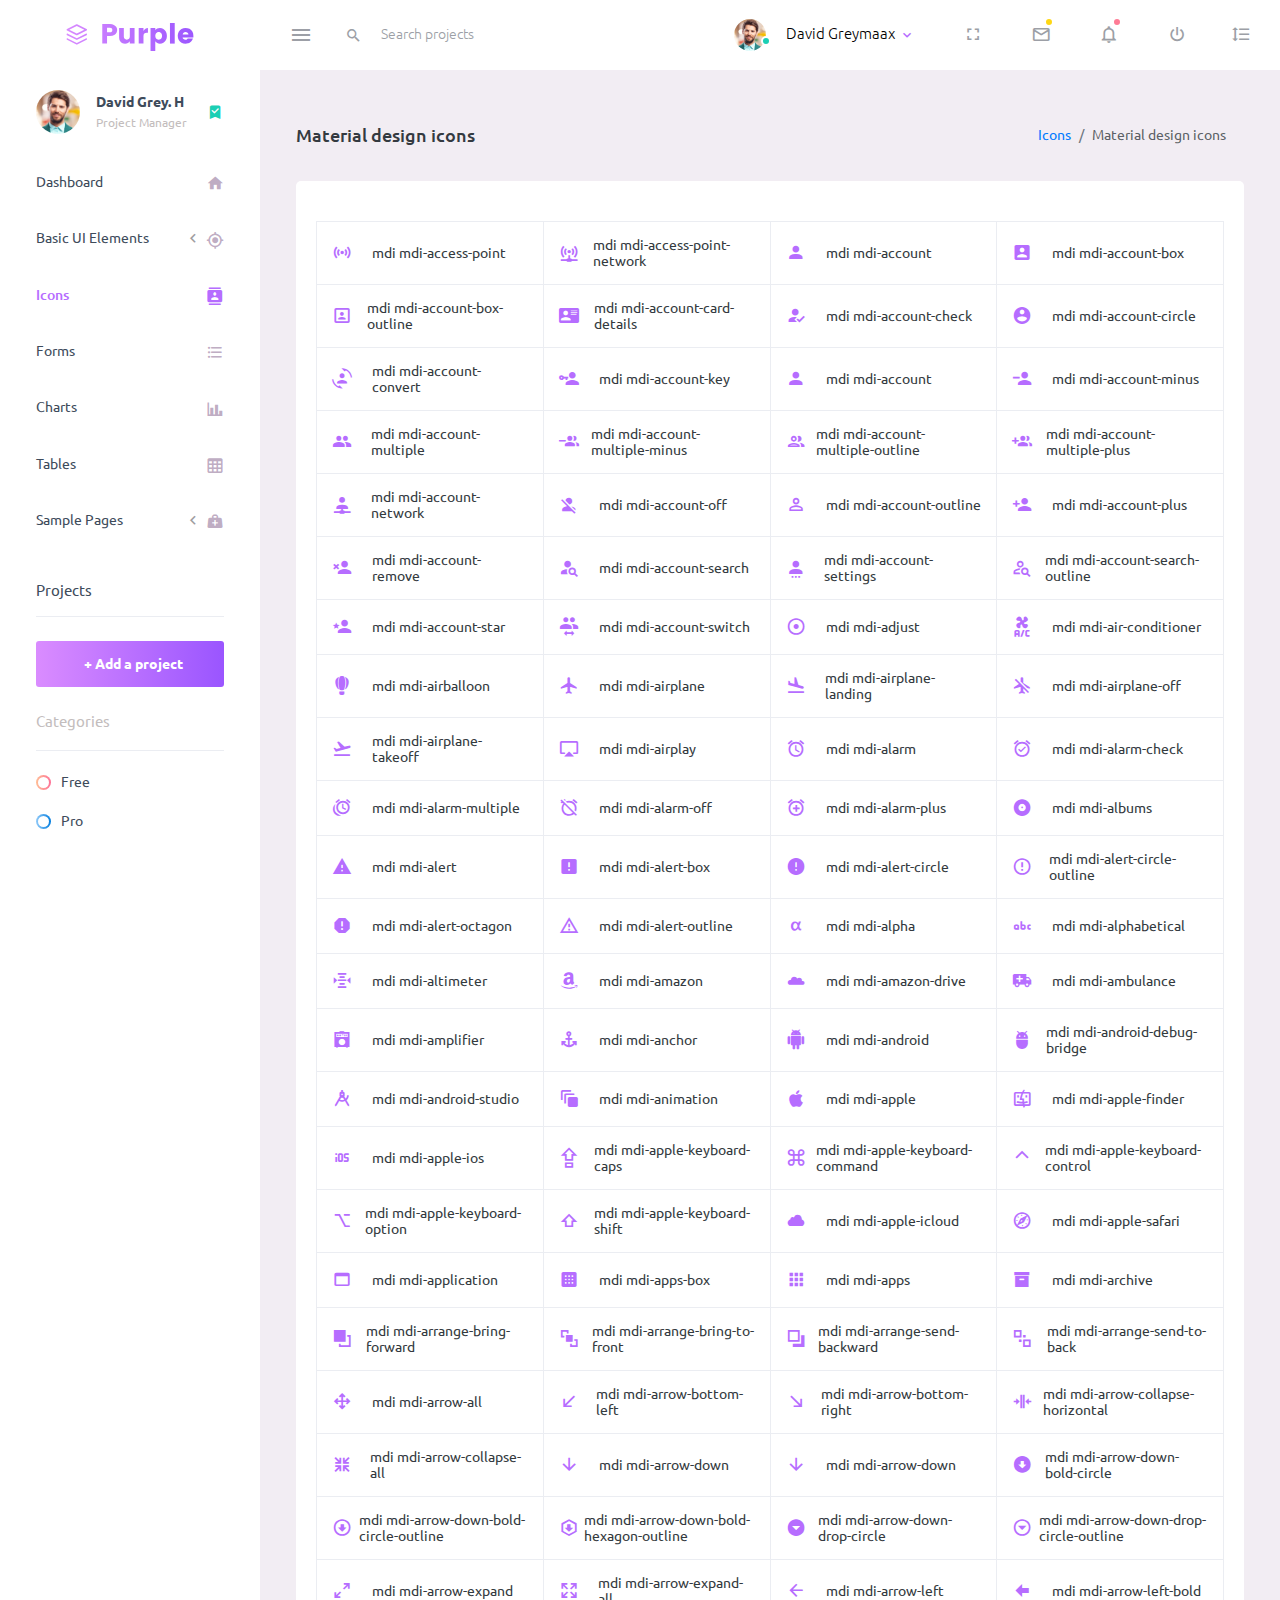
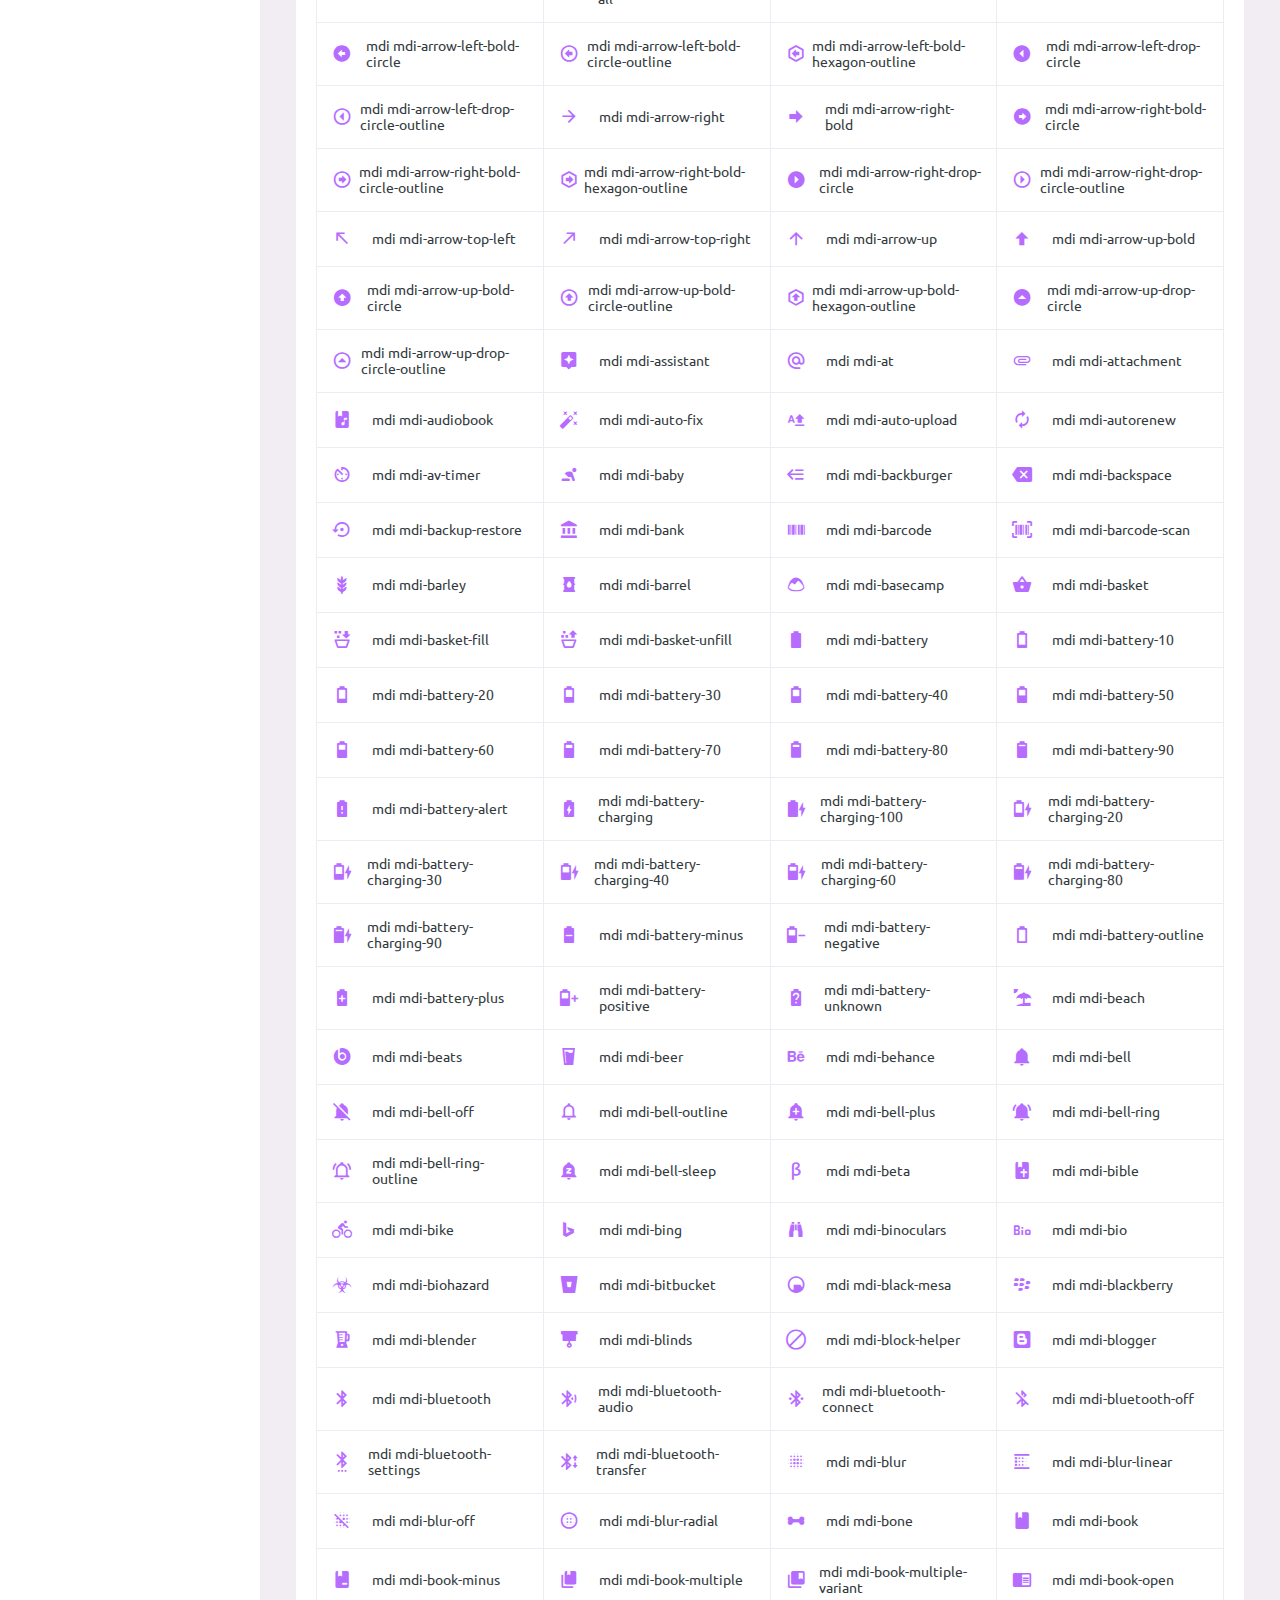
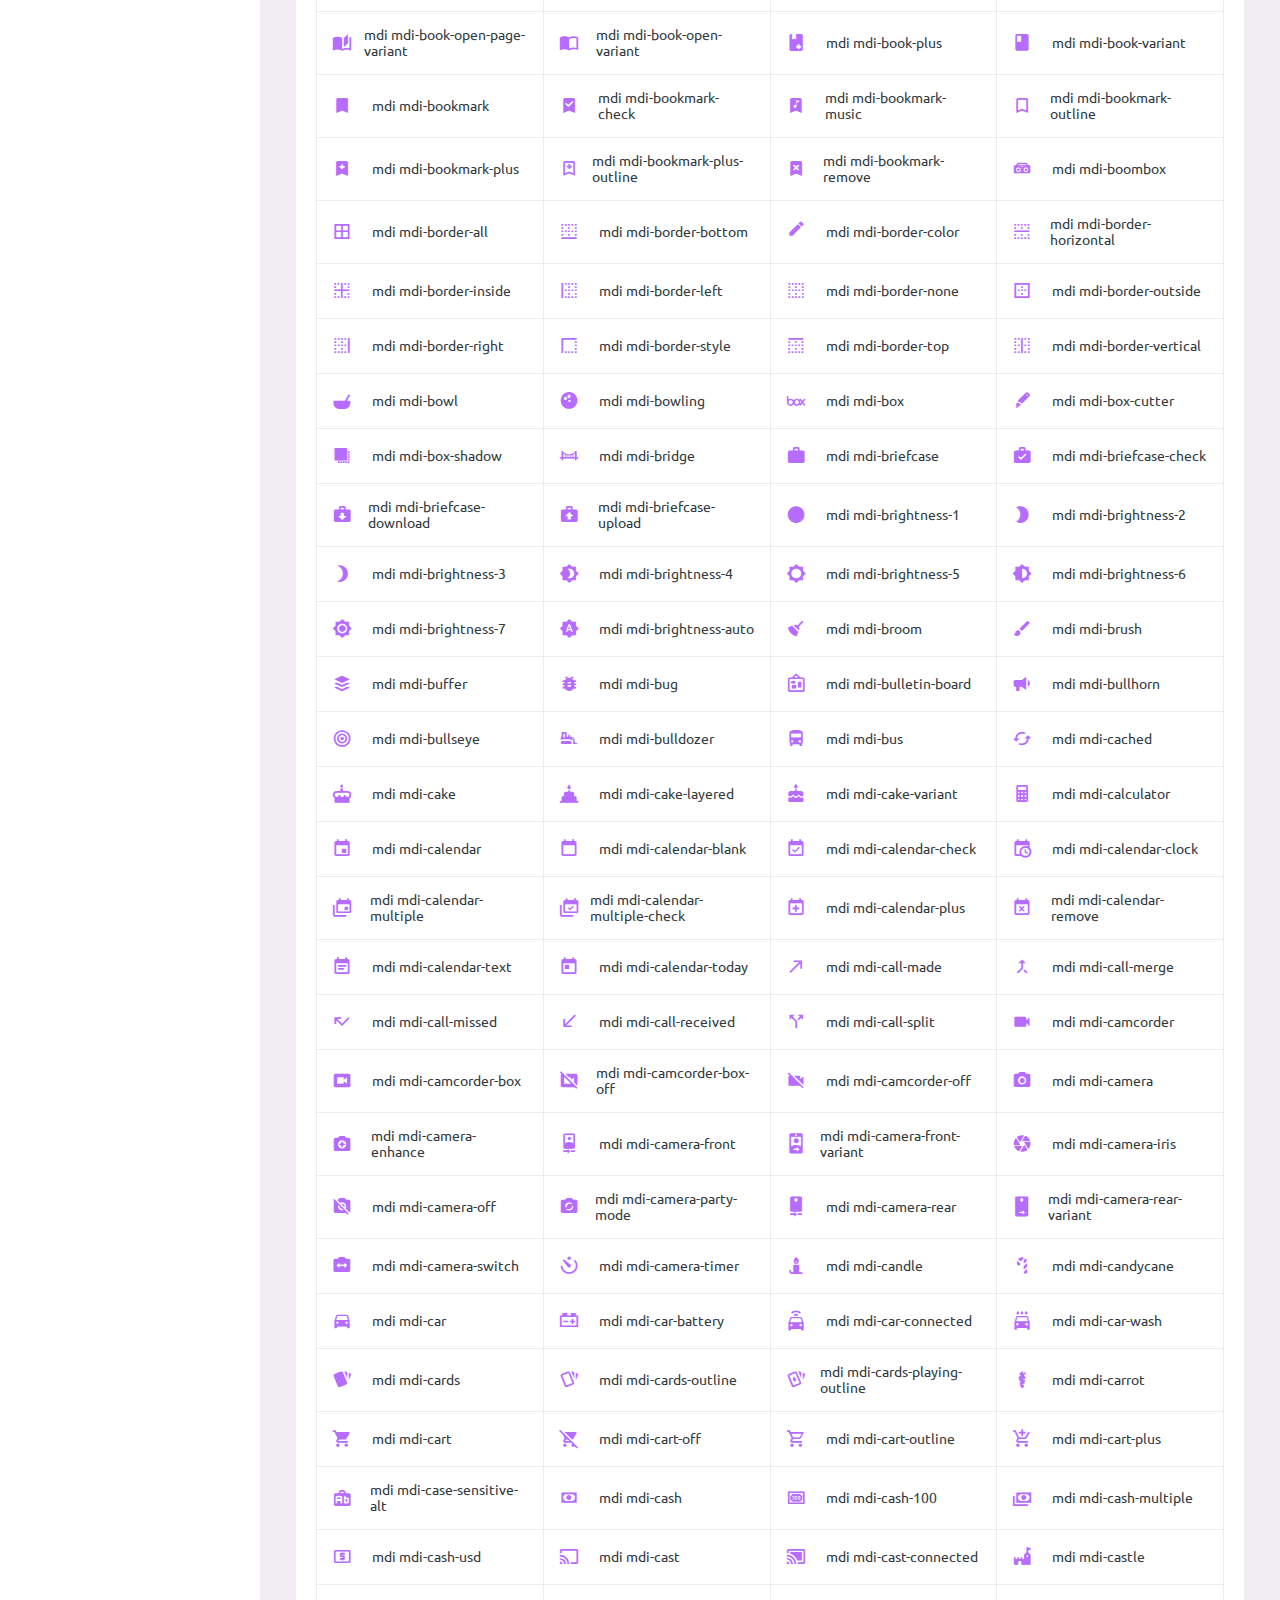
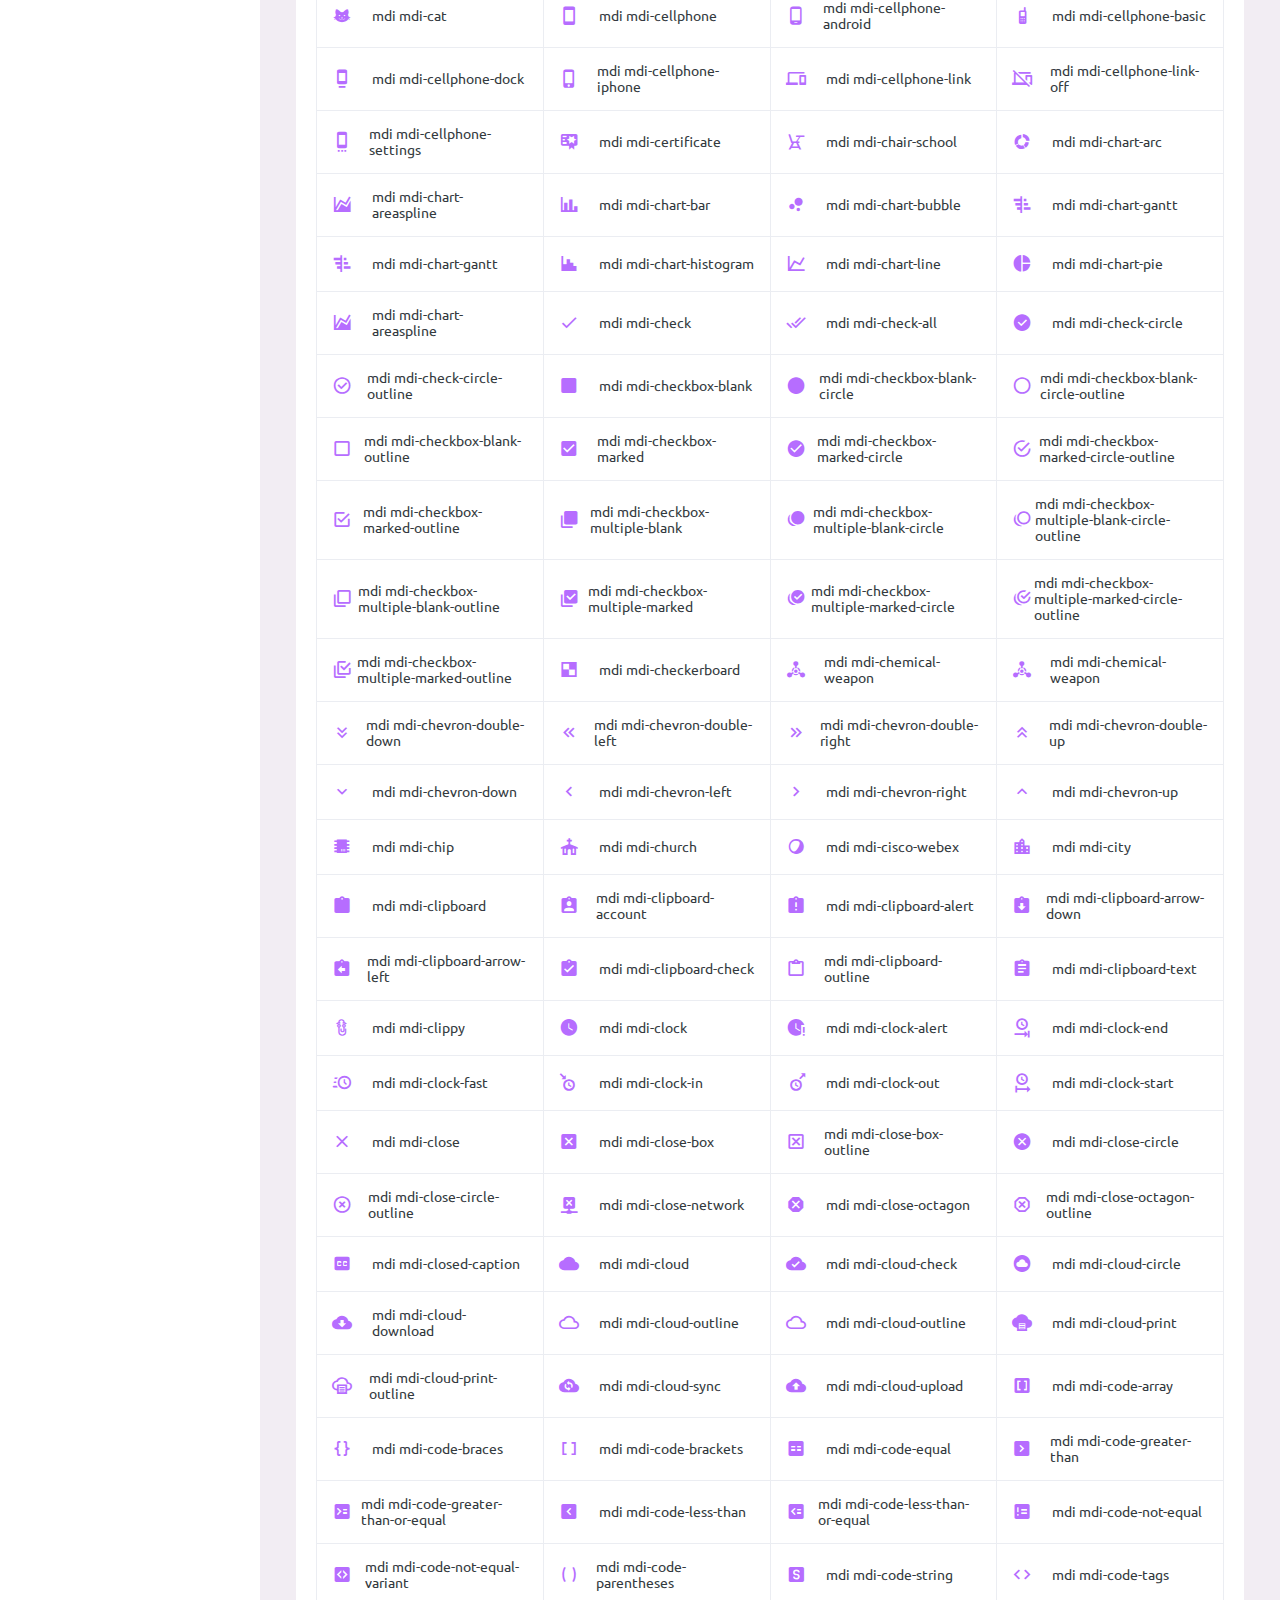
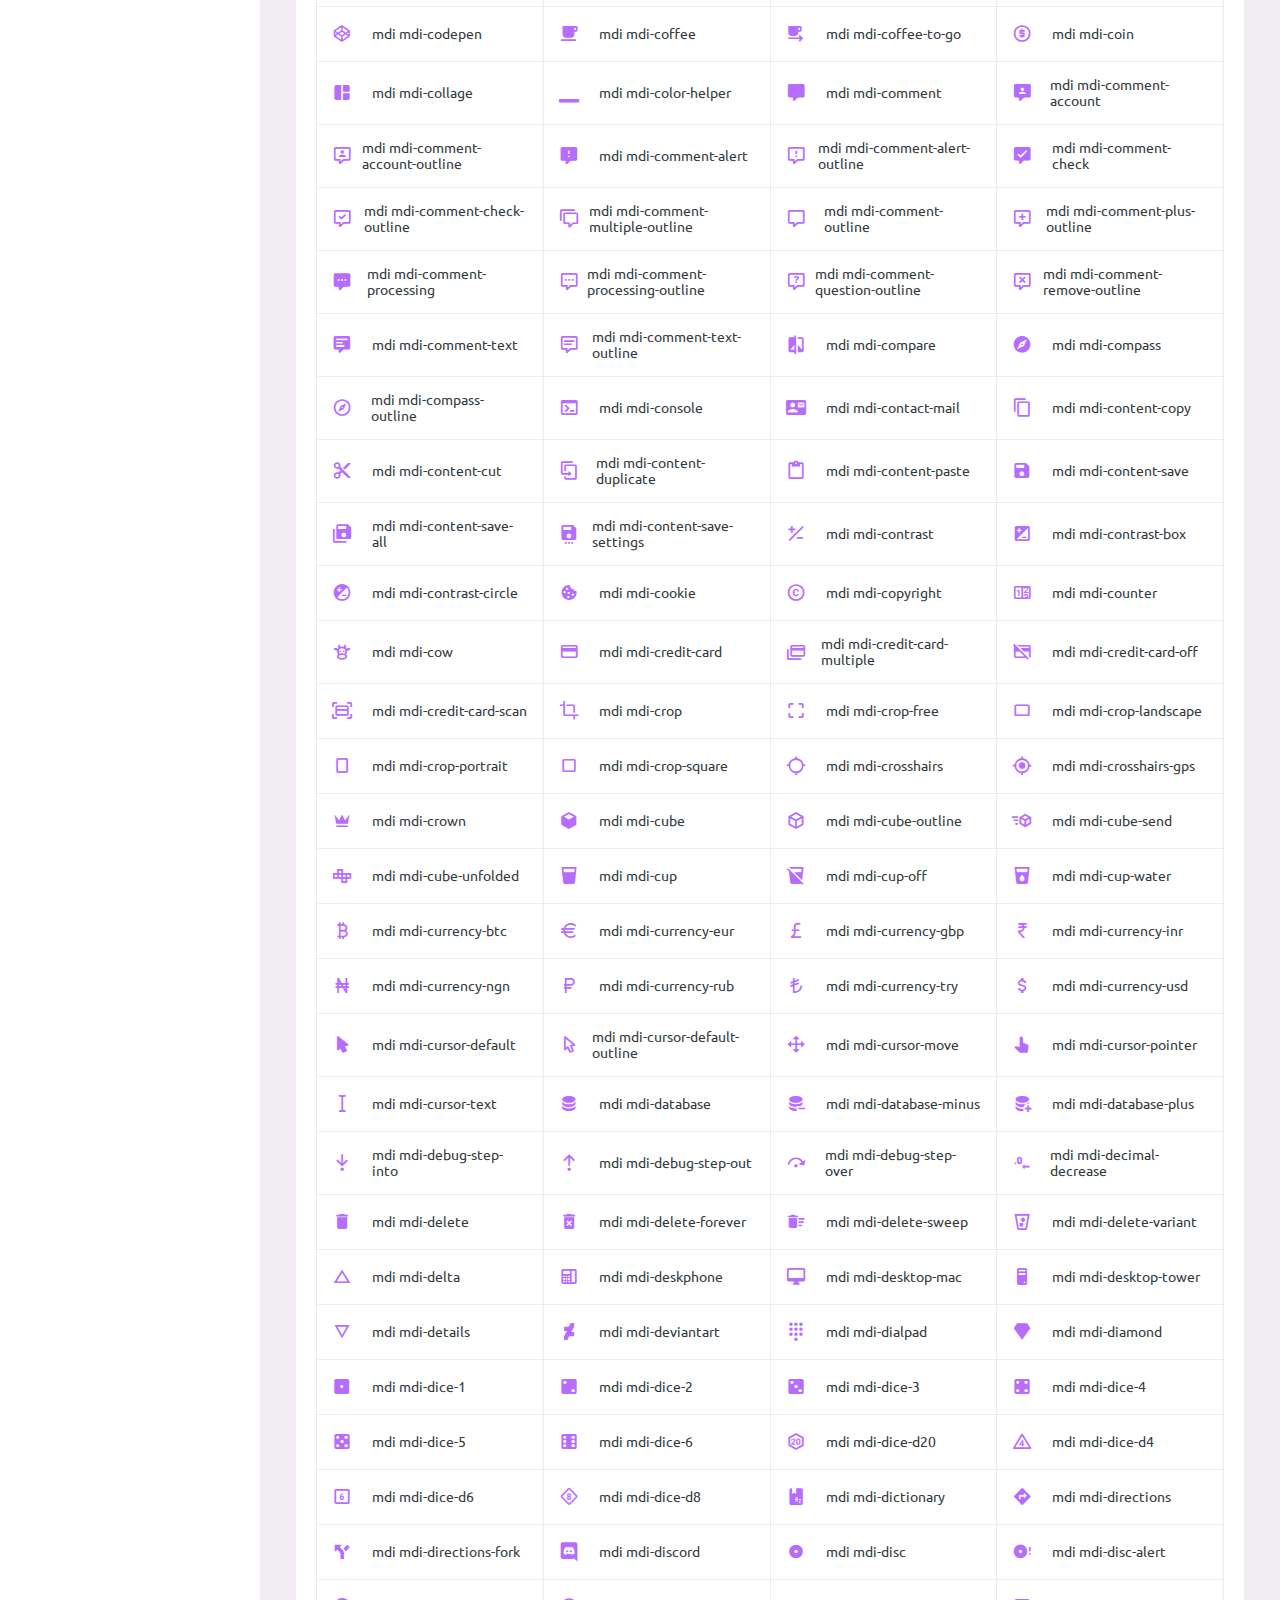
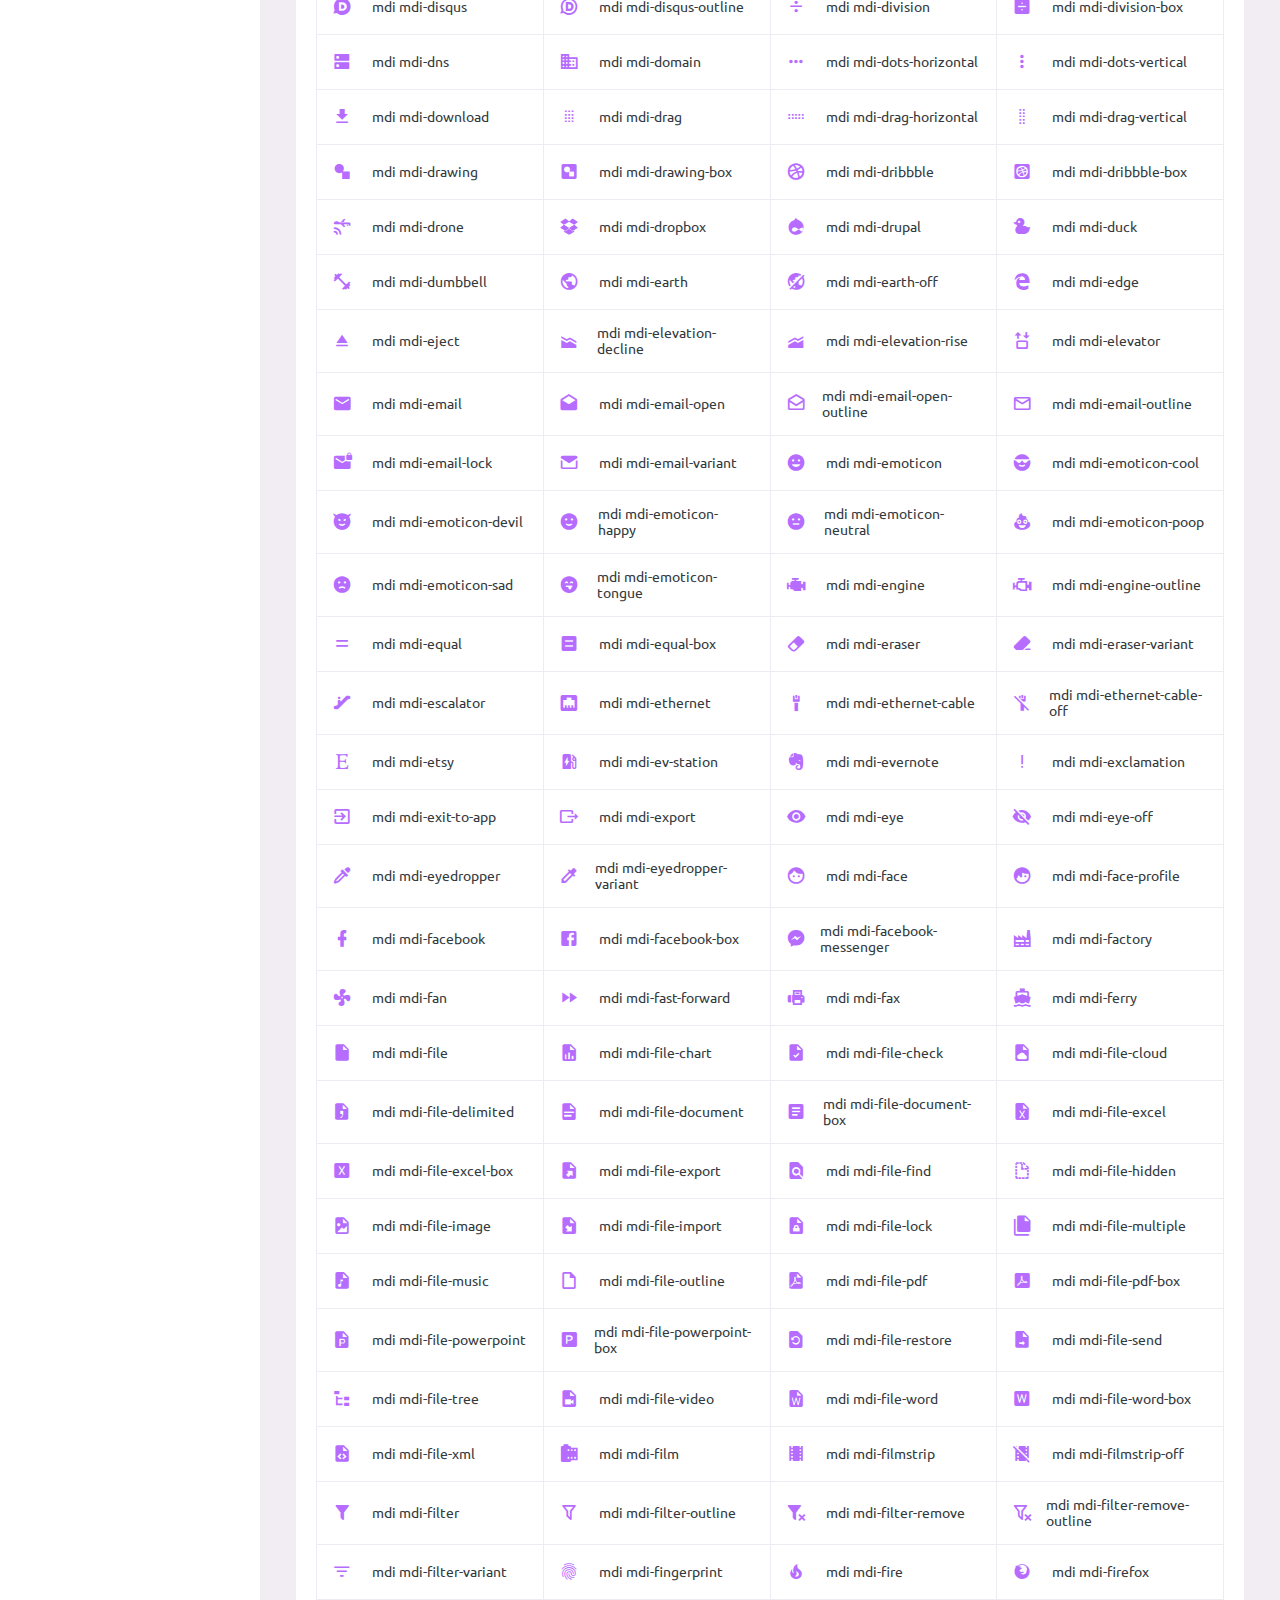
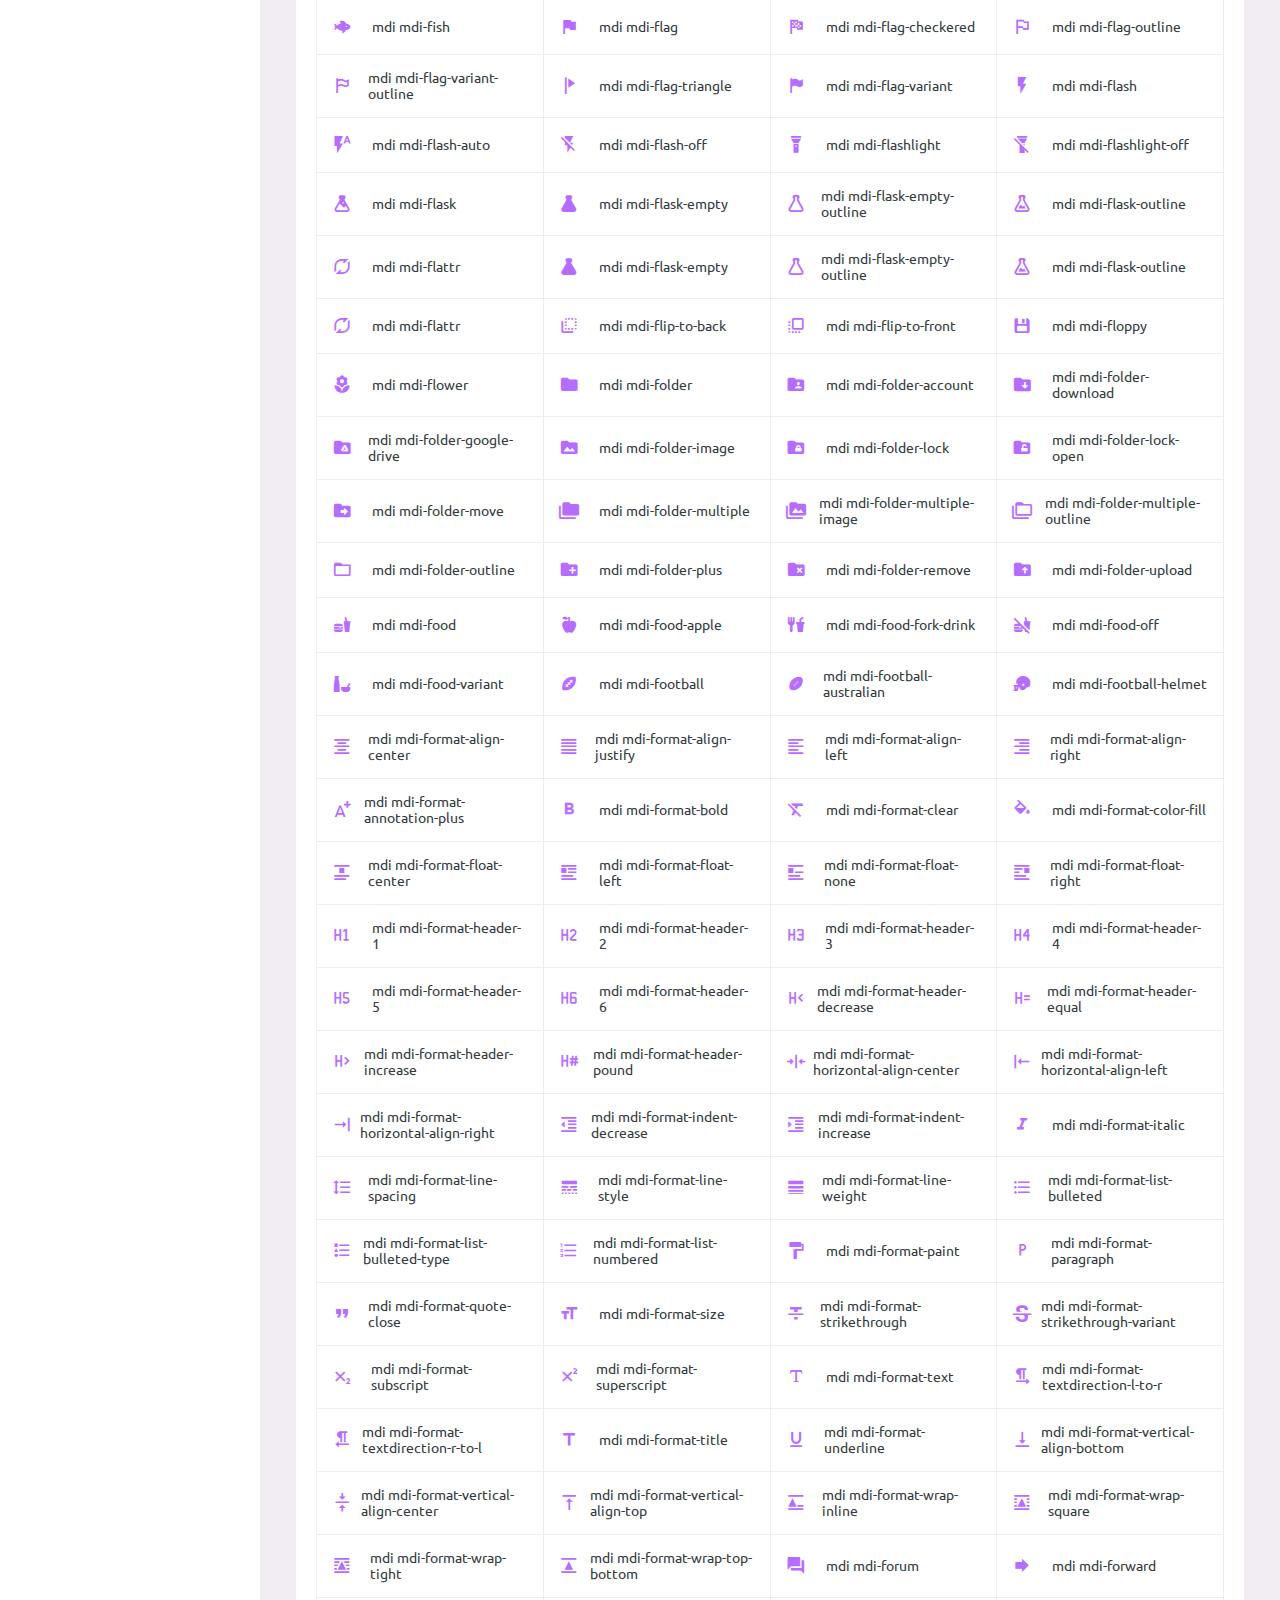
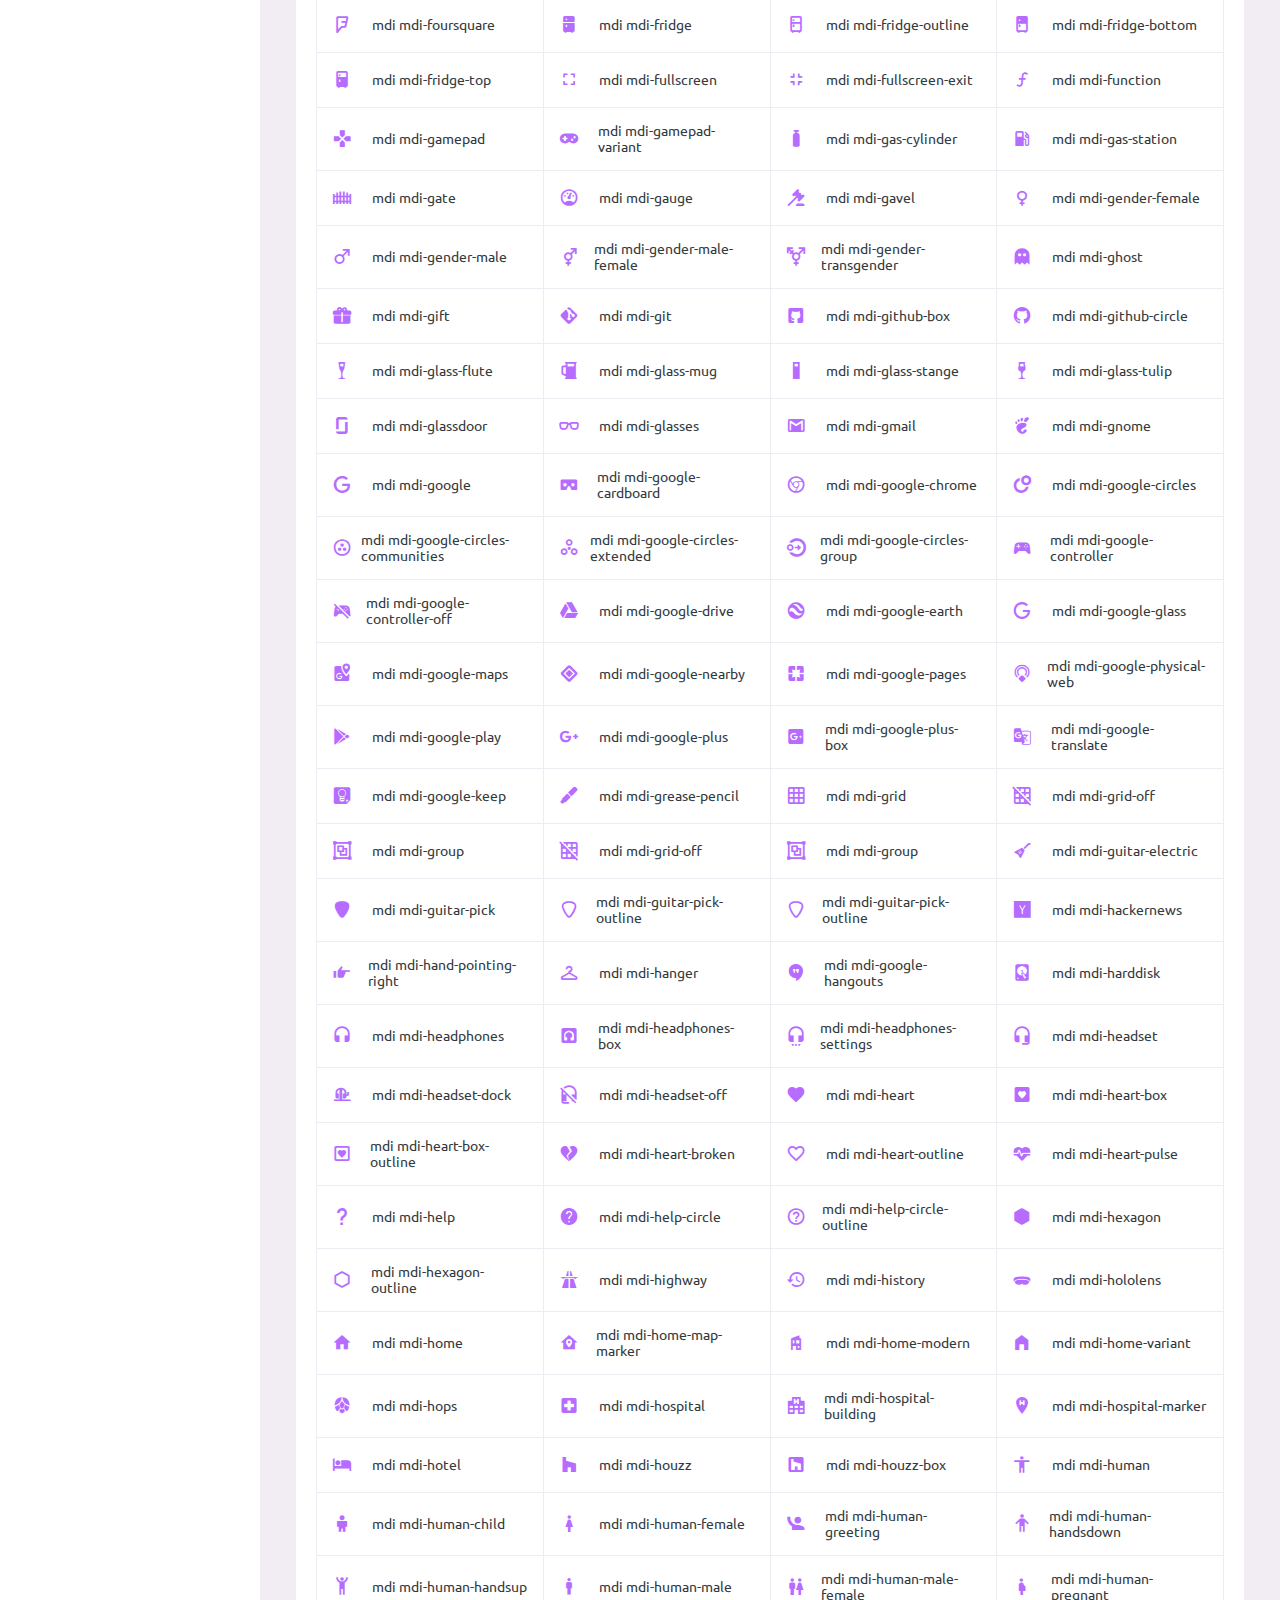
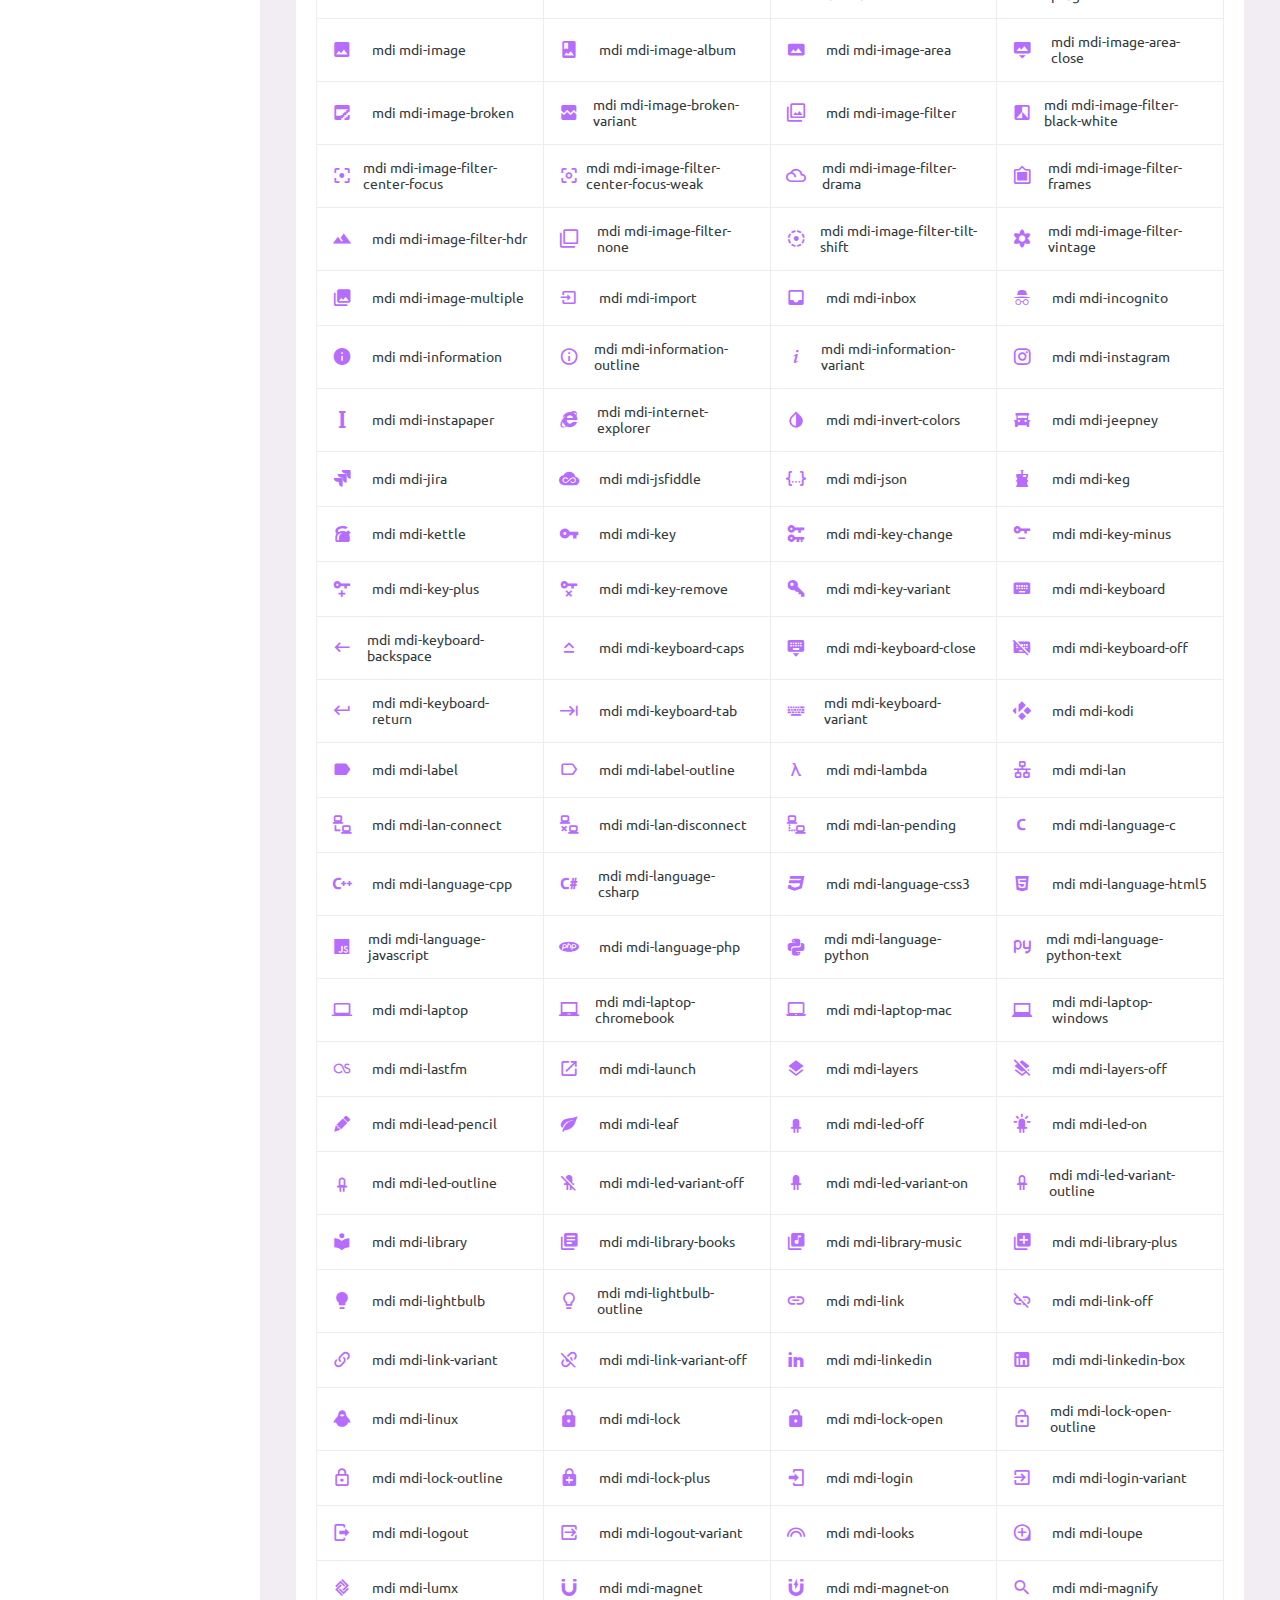
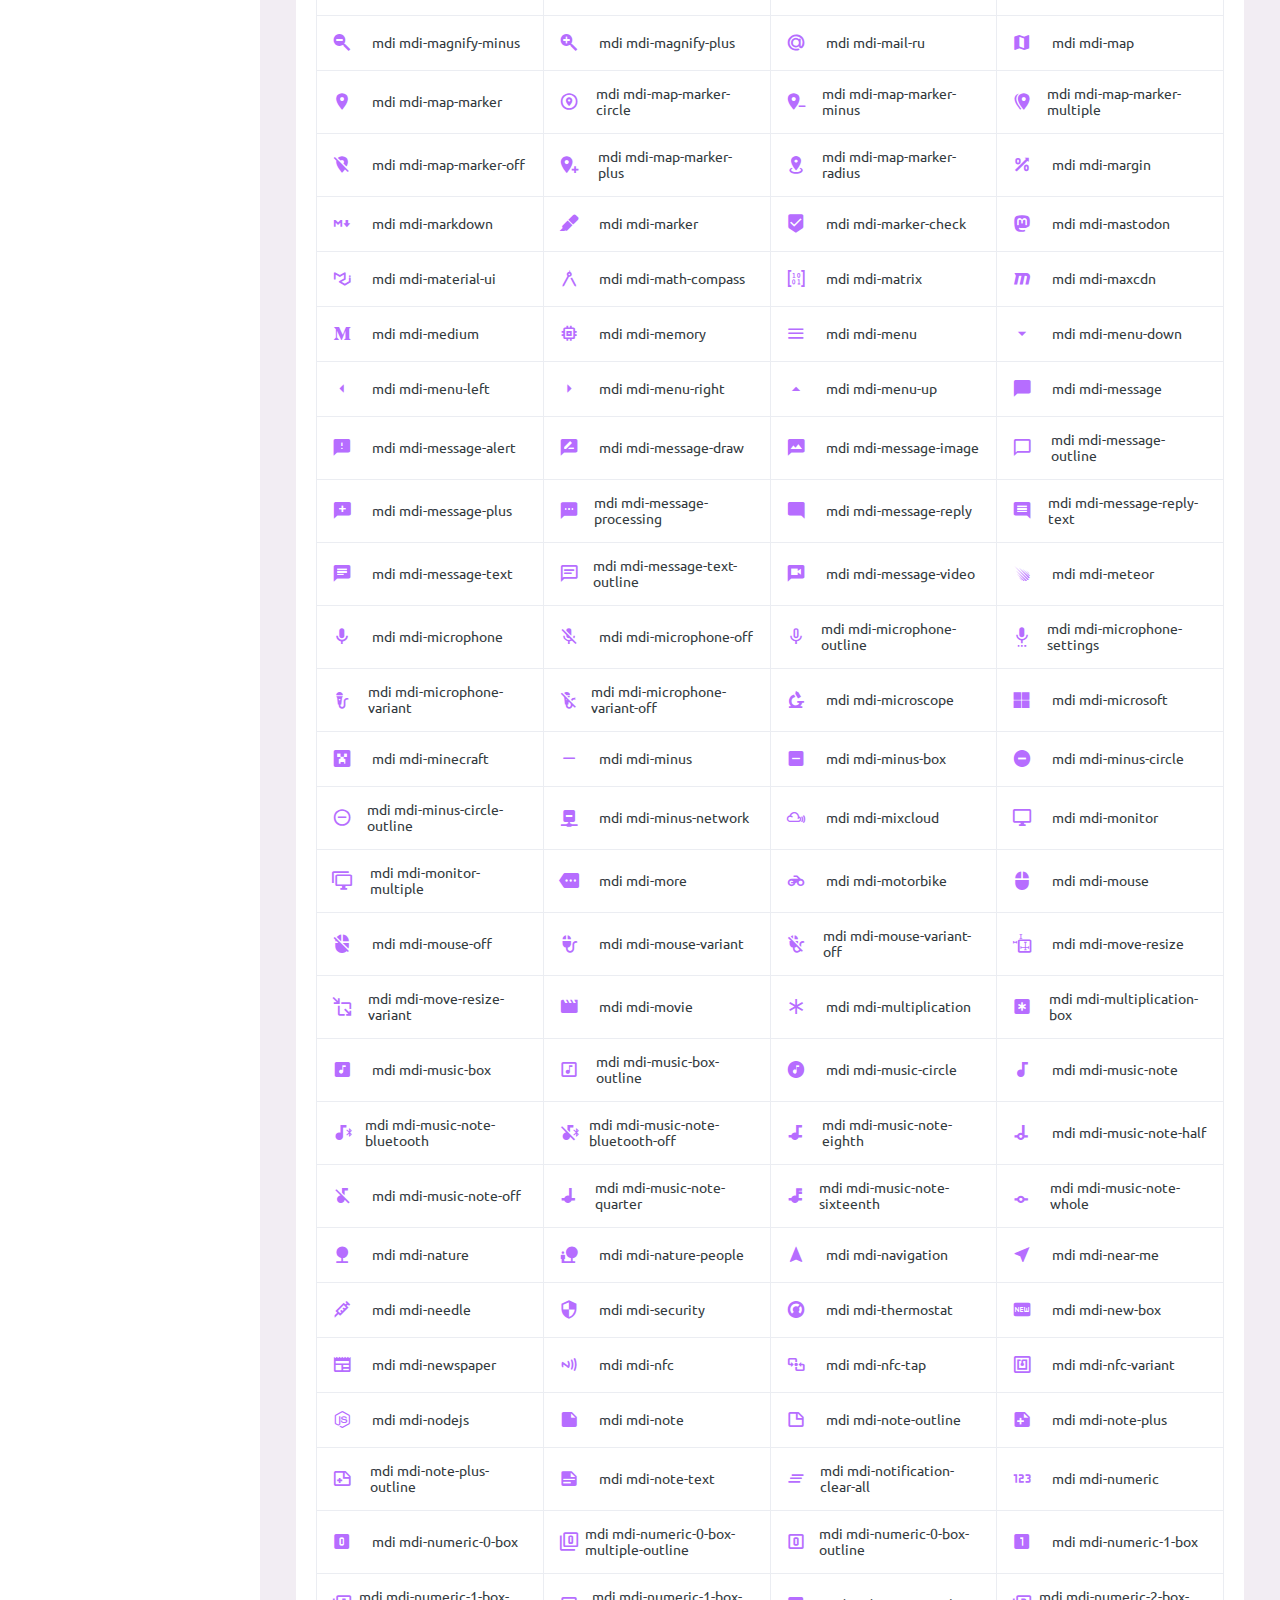
<file: pages/icons/mdi.html>
<!DOCTYPE html>
<html lang="en">
  <head>
    <!-- Required meta tags -->
    <meta charset="utf-8">
    <meta name="viewport" content="width=device-width, initial-scale=1, shrink-to-fit=no">
    <title>Purple Admin</title>
    <!-- plugins:css -->
    <link rel="stylesheet" href="../../assets/vendors/mdi/css/materialdesignicons.min.css">
    <link rel="stylesheet" href="../../assets/vendors/css/vendor.bundle.base.css">
    <!-- endinject -->
    <!-- Plugin css for this page -->
    <!-- End Plugin css for this page -->
    <!-- inject:css -->
    <!-- endinject -->
    <!-- Layout styles -->
    <link rel="stylesheet" href="../../assets/css/style.css">
    <!-- End layout styles -->
    <link rel="shortcut icon" href="../../assets/images/favicon.ico" />
  </head>
  <body>
    <div class=" container-scroller">
      <!-- partial:../../partials/_navbar.html -->
      <nav class="navbar default-layout-navbar col-lg-12 col-12 p-0 fixed-top d-flex flex-row">
        <div class="text-center navbar-brand-wrapper d-flex align-items-center justify-content-center">
          <a class="navbar-brand brand-logo" href="../../index.html"><img src="../../assets/images/logo.svg" alt="logo" /></a>
          <a class="navbar-brand brand-logo-mini" href="../../index.html"><img src="../../assets/images/logo-mini.svg" alt="logo" /></a>
        </div>
        <div class="navbar-menu-wrapper d-flex align-items-stretch">
          <button class="navbar-toggler navbar-toggler align-self-center" type="button" data-toggle="minimize">
            <span class="mdi mdi-menu"></span>
          </button>
          <div class="search-field d-none d-md-block">
            <form class="d-flex align-items-center h-100" action="#">
              <div class="input-group">
                <div class="input-group-prepend bg-transparent">
                  <i class="input-group-text border-0 mdi mdi-magnify"></i>
                </div>
                <input type="text" class="form-control bg-transparent border-0" placeholder="Search projects">
              </div>
            </form>
          </div>
          <ul class="navbar-nav navbar-nav-right">
            <li class="nav-item nav-profile dropdown">
              <a class="nav-link dropdown-toggle" id="profileDropdown" href="#" data-toggle="dropdown" aria-expanded="false">
                <div class="nav-profile-img">
                  <img src="../../assets/images/faces/face1.jpg" alt="image">
                  <span class="availability-status online"></span>
                </div>
                <div class="nav-profile-text">
                  <p class="mb-1 text-black">David Greymaax</p>
                </div>
              </a>
              <div class="dropdown-menu navbar-dropdown" aria-labelledby="profileDropdown">
                <a class="dropdown-item" href="#">
                  <i class="mdi mdi-cached mr-2 text-success"></i> Activity Log </a>
                <div class="dropdown-divider"></div>
                <a class="dropdown-item" href="#">
                  <i class="mdi mdi-logout mr-2 text-primary"></i> Signout </a>
              </div>
            </li>
            <li class="nav-item d-none d-lg-block full-screen-link">
              <a class="nav-link">
                <i class="mdi mdi-fullscreen" id="fullscreen-button"></i>
              </a>
            </li>
            <li class="nav-item dropdown">
              <a class="nav-link count-indicator dropdown-toggle" id="messageDropdown" href="#" data-toggle="dropdown" aria-expanded="false">
                <i class="mdi mdi-email-outline"></i>
                <span class="count-symbol bg-warning"></span>
              </a>
              <div class="dropdown-menu dropdown-menu-right navbar-dropdown preview-list" aria-labelledby="messageDropdown">
                <h6 class="p-3 mb-0">Messages</h6>
                <div class="dropdown-divider"></div>
                <a class="dropdown-item preview-item">
                  <div class="preview-thumbnail">
                    <img src="../../assets/images/faces/face4.jpg" alt="image" class="profile-pic">
                  </div>
                  <div class="preview-item-content d-flex align-items-start flex-column justify-content-center">
                    <h6 class="preview-subject ellipsis mb-1 font-weight-normal">Mark send you a message</h6>
                    <p class="text-gray mb-0"> 1 Minutes ago </p>
                  </div>
                </a>
                <div class="dropdown-divider"></div>
                <a class="dropdown-item preview-item">
                  <div class="preview-thumbnail">
                    <img src="../../assets/images/faces/face2.jpg" alt="image" class="profile-pic">
                  </div>
                  <div class="preview-item-content d-flex align-items-start flex-column justify-content-center">
                    <h6 class="preview-subject ellipsis mb-1 font-weight-normal">Cregh send you a message</h6>
                    <p class="text-gray mb-0"> 15 Minutes ago </p>
                  </div>
                </a>
                <div class="dropdown-divider"></div>
                <a class="dropdown-item preview-item">
                  <div class="preview-thumbnail">
                    <img src="../../assets/images/faces/face3.jpg" alt="image" class="profile-pic">
                  </div>
                  <div class="preview-item-content d-flex align-items-start flex-column justify-content-center">
                    <h6 class="preview-subject ellipsis mb-1 font-weight-normal">Profile picture updated</h6>
                    <p class="text-gray mb-0"> 18 Minutes ago </p>
                  </div>
                </a>
                <div class="dropdown-divider"></div>
                <h6 class="p-3 mb-0 text-center">4 new messages</h6>
              </div>
            </li>
            <li class="nav-item dropdown">
              <a class="nav-link count-indicator dropdown-toggle" id="notificationDropdown" href="#" data-toggle="dropdown">
                <i class="mdi mdi-bell-outline"></i>
                <span class="count-symbol bg-danger"></span>
              </a>
              <div class="dropdown-menu dropdown-menu-right navbar-dropdown preview-list" aria-labelledby="notificationDropdown">
                <h6 class="p-3 mb-0">Notifications</h6>
                <div class="dropdown-divider"></div>
                <a class="dropdown-item preview-item">
                  <div class="preview-thumbnail">
                    <div class="preview-icon bg-success">
                      <i class="mdi mdi-calendar"></i>
                    </div>
                  </div>
                  <div class="preview-item-content d-flex align-items-start flex-column justify-content-center">
                    <h6 class="preview-subject font-weight-normal mb-1">Event today</h6>
                    <p class="text-gray ellipsis mb-0"> Just a reminder that you have an event today </p>
                  </div>
                </a>
                <div class="dropdown-divider"></div>
                <a class="dropdown-item preview-item">
                  <div class="preview-thumbnail">
                    <div class="preview-icon bg-warning">
                      <i class="mdi mdi-settings"></i>
                    </div>
                  </div>
                  <div class="preview-item-content d-flex align-items-start flex-column justify-content-center">
                    <h6 class="preview-subject font-weight-normal mb-1">Settings</h6>
                    <p class="text-gray ellipsis mb-0"> Update dashboard </p>
                  </div>
                </a>
                <div class="dropdown-divider"></div>
                <a class="dropdown-item preview-item">
                  <div class="preview-thumbnail">
                    <div class="preview-icon bg-info">
                      <i class="mdi mdi-link-variant"></i>
                    </div>
                  </div>
                  <div class="preview-item-content d-flex align-items-start flex-column justify-content-center">
                    <h6 class="preview-subject font-weight-normal mb-1">Launch Admin</h6>
                    <p class="text-gray ellipsis mb-0"> New admin wow! </p>
                  </div>
                </a>
                <div class="dropdown-divider"></div>
                <h6 class="p-3 mb-0 text-center">See all notifications</h6>
              </div>
            </li>
            <li class="nav-item nav-logout d-none d-lg-block">
              <a class="nav-link" href="#">
                <i class="mdi mdi-power"></i>
              </a>
            </li>
            <li class="nav-item nav-settings d-none d-lg-block">
              <a class="nav-link" href="#">
                <i class="mdi mdi-format-line-spacing"></i>
              </a>
            </li>
          </ul>
          <button class="navbar-toggler navbar-toggler-right d-lg-none align-self-center" type="button" data-toggle="offcanvas">
            <span class="mdi mdi-menu"></span>
          </button>
        </div>
      </nav>
      <!-- partial -->
      <div class="container-fluid page-body-wrapper">
        <!-- partial:../../partials/_sidebar.html -->
        <nav class="sidebar sidebar-offcanvas" id="sidebar">
          <ul class="nav">
            <li class="nav-item nav-profile">
              <a href="#" class="nav-link">
                <div class="nav-profile-image">
                  <img src="../../assets/images/faces/face1.jpg" alt="profile">
                  <span class="login-status online"></span>
                  <!--change to offline or busy as needed-->
                </div>
                <div class="nav-profile-text d-flex flex-column">
                  <span class="font-weight-bold mb-2">David Grey. H</span>
                  <span class="text-secondary text-small">Project Manager</span>
                </div>
                <i class="mdi mdi-bookmark-check text-success nav-profile-badge"></i>
              </a>
            </li>
            <li class="nav-item">
              <a class="nav-link" href="../../index.html">
                <span class="menu-title">Dashboard</span>
                <i class="mdi mdi-home menu-icon"></i>
              </a>
            </li>
            <li class="nav-item">
              <a class="nav-link" data-toggle="collapse" href="#ui-basic" aria-expanded="false" aria-controls="ui-basic">
                <span class="menu-title">Basic UI Elements</span>
                <i class="menu-arrow"></i>
                <i class="mdi mdi-crosshairs-gps menu-icon"></i>
              </a>
              <div class="collapse" id="ui-basic">
                <ul class="nav flex-column sub-menu">
                  <li class="nav-item"> <a class="nav-link" href="../../pages/ui-features/buttons.html">Buttons</a></li>
                  <li class="nav-item"> <a class="nav-link" href="../../pages/ui-features/typography.html">Typography</a></li>
                </ul>
              </div>
            </li>
            <li class="nav-item">
              <a class="nav-link" href="../../pages/icons/mdi.html">
                <span class="menu-title">Icons</span>
                <i class="mdi mdi-contacts menu-icon"></i>
              </a>
            </li>
            <li class="nav-item">
              <a class="nav-link" href="../../pages/forms/basic_elements.html">
                <span class="menu-title">Forms</span>
                <i class="mdi mdi-format-list-bulleted menu-icon"></i>
              </a>
            </li>
            <li class="nav-item">
              <a class="nav-link" href="../../pages/charts/chartjs.html">
                <span class="menu-title">Charts</span>
                <i class="mdi mdi-chart-bar menu-icon"></i>
              </a>
            </li>
            <li class="nav-item">
              <a class="nav-link" href="../../pages/tables/basic-table.html">
                <span class="menu-title">Tables</span>
                <i class="mdi mdi-table-large menu-icon"></i>
              </a>
            </li>
            <li class="nav-item">
              <a class="nav-link" data-toggle="collapse" href="#general-pages" aria-expanded="false" aria-controls="general-pages">
                <span class="menu-title">Sample Pages</span>
                <i class="menu-arrow"></i>
                <i class="mdi mdi-medical-bag menu-icon"></i>
              </a>
              <div class="collapse" id="general-pages">
                <ul class="nav flex-column sub-menu">
                  <li class="nav-item"> <a class="nav-link" href="../../pages/samples/blank-page.html"> Blank Page </a></li>
                  <li class="nav-item"> <a class="nav-link" href="../../pages/samples/login.html"> Login </a></li>
                  <li class="nav-item"> <a class="nav-link" href="../../pages/samples/register.html"> Register </a></li>
                  <li class="nav-item"> <a class="nav-link" href="../../pages/samples/error-404.html"> 404 </a></li>
                  <li class="nav-item"> <a class="nav-link" href="../../pages/samples/error-500.html"> 500 </a></li>
                </ul>
              </div>
            </li>
            <li class="nav-item sidebar-actions">
              <span class="nav-link">
                <div class="border-bottom">
                  <h6 class="font-weight-normal mb-3">Projects</h6>
                </div>
                <button class="btn btn-block btn-lg btn-gradient-primary mt-4">+ Add a project</button>
                <div class="mt-4">
                  <div class="border-bottom">
                    <p class="text-secondary">Categories</p>
                  </div>
                  <ul class="gradient-bullet-list mt-4">
                    <li>Free</li>
                    <li>Pro</li>
                  </ul>
                </div>
              </span>
            </li>
          </ul>
        </nav>
        <!-- partial -->
        <div class="main-panel">
          <div class="content-wrapper">
            <div class="page-header">
              <h3 class="page-title"> Material design icons </h3>
              <nav aria-label="breadcrumb">
                <ol class="breadcrumb">
                  <li class="breadcrumb-item"><a href="#">Icons</a></li>
                  <li class="breadcrumb-item active" aria-current="page">Material design icons</li>
                </ol>
              </nav>
            </div>
            <div class="row">
              <div class="col-lg-12 grid-margin">
                <div class="card">
                  <div class="card-body">
                    <div class="row icons-list">
                      <div class="col-sm-6 col-md-4 col-lg-3">
                        <i class="mdi mdi-access-point"></i> mdi mdi-access-point
                      </div>
                      <div class="col-sm-6 col-md-4 col-lg-3">
                        <i class="mdi mdi-access-point-network"></i> mdi mdi-access-point-network
                      </div>
                      <div class="col-sm-6 col-md-4 col-lg-3">
                        <i class="mdi mdi-account"></i> mdi mdi-account
                      </div>
                      <div class="col-sm-6 col-md-4 col-lg-3">
                        <i class="mdi mdi-account-box"></i> mdi mdi-account-box
                      </div>
                      <div class="col-sm-6 col-md-4 col-lg-3">
                        <i class="mdi mdi-account-box-outline"></i> mdi mdi-account-box-outline
                      </div>
                      <div class="col-sm-6 col-md-4 col-lg-3">
                        <i class="mdi mdi-account-card-details"></i> mdi mdi-account-card-details
                      </div>
                      <div class="col-sm-6 col-md-4 col-lg-3">
                        <i class="mdi mdi-account-check"></i> mdi mdi-account-check
                      </div>
                      <div class="col-sm-6 col-md-4 col-lg-3">
                        <i class="mdi mdi-account-circle"></i> mdi mdi-account-circle
                      </div>
                      <div class="col-sm-6 col-md-4 col-lg-3">
                        <i class="mdi mdi-account-convert"></i> mdi mdi-account-convert
                      </div>
                      <div class="col-sm-6 col-md-4 col-lg-3">
                        <i class="mdi mdi-account-key"></i> mdi mdi-account-key
                      </div>
                      <div class="col-sm-6 col-md-4 col-lg-3">
                        <i class="mdi mdi-account"></i> mdi mdi-account
                      </div>
                      <div class="col-sm-6 col-md-4 col-lg-3">
                        <i class="mdi mdi-account-minus"></i> mdi mdi-account-minus
                      </div>
                      <div class="col-sm-6 col-md-4 col-lg-3">
                        <i class="mdi mdi-account-multiple"></i> mdi mdi-account-multiple
                      </div>
                      <div class="col-sm-6 col-md-4 col-lg-3">
                        <i class="mdi mdi-account-multiple-minus"></i> mdi mdi-account-multiple-minus
                      </div>
                      <div class="col-sm-6 col-md-4 col-lg-3">
                        <i class="mdi mdi-account-multiple-outline"></i> mdi mdi-account-multiple-outline
                      </div>
                      <div class="col-sm-6 col-md-4 col-lg-3">
                        <i class="mdi mdi-account-multiple-plus"></i> mdi mdi-account-multiple-plus
                      </div>
                      <div class="col-sm-6 col-md-4 col-lg-3">
                        <i class="mdi mdi-account-network"></i> mdi mdi-account-network
                      </div>
                      <div class="col-sm-6 col-md-4 col-lg-3">
                        <i class="mdi mdi-account-off"></i> mdi mdi-account-off
                      </div>
                      <div class="col-sm-6 col-md-4 col-lg-3">
                        <i class="mdi mdi-account-outline"></i> mdi mdi-account-outline
                      </div>
                      <div class="col-sm-6 col-md-4 col-lg-3">
                        <i class="mdi mdi-account-plus"></i> mdi mdi-account-plus
                      </div>
                      <div class="col-sm-6 col-md-4 col-lg-3">
                        <i class="mdi mdi-account-remove"></i> mdi mdi-account-remove
                      </div>
                      <div class="col-sm-6 col-md-4 col-lg-3">
                        <i class="mdi mdi-account-search"></i> mdi mdi-account-search
                      </div>
                      <div class="col-sm-6 col-md-4 col-lg-3">
                        <i class="mdi mdi-account-settings"></i> mdi mdi-account-settings
                      </div>
                      <div class="col-sm-6 col-md-4 col-lg-3">
                        <i class="mdi mdi-account-search-outline"></i> mdi mdi-account-search-outline
                      </div>
                      <div class="col-sm-6 col-md-4 col-lg-3">
                        <i class="mdi mdi-account-star"></i> mdi mdi-account-star
                      </div>
                      <div class="col-sm-6 col-md-4 col-lg-3">
                        <i class="mdi mdi-account-switch"></i> mdi mdi-account-switch
                      </div>
                      <div class="col-sm-6 col-md-4 col-lg-3">
                        <i class="mdi mdi-adjust"></i> mdi mdi-adjust
                      </div>
                      <div class="col-sm-6 col-md-4 col-lg-3">
                        <i class="mdi mdi-air-conditioner"></i> mdi mdi-air-conditioner
                      </div>
                      <div class="col-sm-6 col-md-4 col-lg-3">
                        <i class="mdi mdi-airballoon"></i> mdi mdi-airballoon
                      </div>
                      <div class="col-sm-6 col-md-4 col-lg-3">
                        <i class="mdi mdi-airplane"></i> mdi mdi-airplane
                      </div>
                      <div class="col-sm-6 col-md-4 col-lg-3">
                        <i class="mdi mdi-airplane-landing"></i> mdi mdi-airplane-landing
                      </div>
                      <div class="col-sm-6 col-md-4 col-lg-3">
                        <i class="mdi mdi-airplane-off"></i> mdi mdi-airplane-off
                      </div>
                      <div class="col-sm-6 col-md-4 col-lg-3">
                        <i class="mdi mdi-airplane-takeoff"></i> mdi mdi-airplane-takeoff
                      </div>
                      <div class="col-sm-6 col-md-4 col-lg-3">
                        <i class="mdi mdi-airplay"></i> mdi mdi-airplay
                      </div>
                      <div class="col-sm-6 col-md-4 col-lg-3">
                        <i class="mdi mdi-alarm"></i> mdi mdi-alarm
                      </div>
                      <div class="col-sm-6 col-md-4 col-lg-3">
                        <i class="mdi mdi-alarm-check"></i> mdi mdi-alarm-check
                      </div>
                      <div class="col-sm-6 col-md-4 col-lg-3">
                        <i class="mdi mdi-alarm-multiple"></i> mdi mdi-alarm-multiple
                      </div>
                      <div class="col-sm-6 col-md-4 col-lg-3">
                        <i class="mdi mdi-alarm-off"></i> mdi mdi-alarm-off
                      </div>
                      <div class="col-sm-6 col-md-4 col-lg-3">
                        <i class="mdi mdi-alarm-plus"></i> mdi mdi-alarm-plus
                      </div>
                      <div class="col-sm-6 col-md-4 col-lg-3">
                        <i class="mdi mdi-album"></i> mdi mdi-albums
                      </div>
                      <div class="col-sm-6 col-md-4 col-lg-3">
                        <i class="mdi mdi-alert"></i> mdi mdi-alert
                      </div>
                      <div class="col-sm-6 col-md-4 col-lg-3">
                        <i class="mdi mdi-alert-box"></i> mdi mdi-alert-box
                      </div>
                      <div class="col-sm-6 col-md-4 col-lg-3">
                        <i class="mdi mdi-alert-circle"></i> mdi mdi-alert-circle
                      </div>
                      <div class="col-sm-6 col-md-4 col-lg-3">
                        <i class="mdi mdi-alert-circle-outline"></i> mdi mdi-alert-circle-outline
                      </div>
                      <div class="col-sm-6 col-md-4 col-lg-3">
                        <i class="mdi mdi-alert-octagon"></i> mdi mdi-alert-octagon
                      </div>
                      <div class="col-sm-6 col-md-4 col-lg-3">
                        <i class="mdi mdi-alert-outline"></i> mdi mdi-alert-outline
                      </div>
                      <div class="col-sm-6 col-md-4 col-lg-3">
                        <i class="mdi mdi-alpha"></i> mdi mdi-alpha
                      </div>
                      <div class="col-sm-6 col-md-4 col-lg-3">
                        <i class="mdi mdi-alphabetical"></i> mdi mdi-alphabetical
                      </div>
                      <div class="col-sm-6 col-md-4 col-lg-3">
                        <i class="mdi mdi-altimeter"></i> mdi mdi-altimeter
                      </div>
                      <div class="col-sm-6 col-md-4 col-lg-3">
                        <i class="mdi mdi-amazon"></i> mdi mdi-amazon
                      </div>
                      <div class="col-sm-6 col-md-4 col-lg-3">
                        <i class="mdi mdi-amazon-drive"></i> mdi mdi-amazon-drive
                      </div>
                      <div class="col-sm-6 col-md-4 col-lg-3">
                        <i class="mdi mdi-ambulance"></i> mdi mdi-ambulance
                      </div>
                      <div class="col-sm-6 col-md-4 col-lg-3">
                        <i class="mdi mdi-amplifier"></i> mdi mdi-amplifier
                      </div>
                      <div class="col-sm-6 col-md-4 col-lg-3">
                        <i class="mdi mdi-anchor"></i> mdi mdi-anchor
                      </div>
                      <div class="col-sm-6 col-md-4 col-lg-3">
                        <i class="mdi mdi-android"></i> mdi mdi-android
                      </div>
                      <div class="col-sm-6 col-md-4 col-lg-3">
                        <i class="mdi mdi-android-debug-bridge"></i> mdi mdi-android-debug-bridge
                      </div>
                      <div class="col-sm-6 col-md-4 col-lg-3">
                        <i class="mdi mdi-android-studio"></i> mdi mdi-android-studio
                      </div>
                      <div class="col-sm-6 col-md-4 col-lg-3">
                        <i class="mdi mdi-animation"></i> mdi mdi-animation
                      </div>
                      <div class="col-sm-6 col-md-4 col-lg-3">
                        <i class="mdi mdi-apple"></i> mdi mdi-apple
                      </div>
                      <div class="col-sm-6 col-md-4 col-lg-3">
                        <i class="mdi mdi-apple-finder"></i> mdi mdi-apple-finder
                      </div>
                      <div class="col-sm-6 col-md-4 col-lg-3">
                        <i class="mdi mdi-apple-ios"></i> mdi mdi-apple-ios
                      </div>
                      <div class="col-sm-6 col-md-4 col-lg-3">
                        <i class="mdi mdi-apple-keyboard-caps"></i> mdi mdi-apple-keyboard-caps
                      </div>
                      <div class="col-sm-6 col-md-4 col-lg-3">
                        <i class="mdi mdi-apple-keyboard-command"></i> mdi mdi-apple-keyboard-command
                      </div>
                      <div class="col-sm-6 col-md-4 col-lg-3">
                        <i class="mdi mdi-apple-keyboard-control"></i> mdi mdi-apple-keyboard-control
                      </div>
                      <div class="col-sm-6 col-md-4 col-lg-3">
                        <i class="mdi mdi-apple-keyboard-option"></i> mdi mdi-apple-keyboard-option
                      </div>
                      <div class="col-sm-6 col-md-4 col-lg-3">
                        <i class="mdi mdi-apple-keyboard-shift"></i> mdi mdi-apple-keyboard-shift
                      </div>
                      <div class="col-sm-6 col-md-4 col-lg-3">
                        <i class="mdi mdi-apple-icloud "></i> mdi mdi-apple-icloud
                      </div>
                      <div class="col-sm-6 col-md-4 col-lg-3">
                        <i class="mdi mdi-apple-safari"></i> mdi mdi-apple-safari
                      </div>
                      <div class="col-sm-6 col-md-4 col-lg-3">
                        <i class="mdi mdi-application"></i> mdi mdi-application
                      </div>
                      <div class="col-sm-6 col-md-4 col-lg-3">
                        <i class="mdi mdi-apps-box"></i> mdi mdi-apps-box
                      </div>
                      <div class="col-sm-6 col-md-4 col-lg-3">
                        <i class="mdi mdi-apps"></i> mdi mdi-apps
                      </div>
                      <div class="col-sm-6 col-md-4 col-lg-3">
                        <i class="mdi mdi-archive"></i> mdi mdi-archive
                      </div>
                      <div class="col-sm-6 col-md-4 col-lg-3">
                        <i class="mdi mdi-arrange-bring-forward"></i> mdi mdi-arrange-bring-forward
                      </div>
                      <div class="col-sm-6 col-md-4 col-lg-3">
                        <i class="mdi mdi-arrange-bring-to-front"></i> mdi mdi-arrange-bring-to-front
                      </div>
                      <div class="col-sm-6 col-md-4 col-lg-3">
                        <i class="mdi mdi-arrange-send-backward"></i> mdi mdi-arrange-send-backward
                      </div>
                      <div class="col-sm-6 col-md-4 col-lg-3">
                        <i class="mdi mdi-arrange-send-to-back"></i> mdi mdi-arrange-send-to-back
                      </div>
                      <div class="col-sm-6 col-md-4 col-lg-3">
                        <i class="mdi mdi-arrow-all"></i> mdi mdi-arrow-all
                      </div>
                      <div class="col-sm-6 col-md-4 col-lg-3">
                        <i class="mdi mdi-arrow-bottom-left"></i> mdi mdi-arrow-bottom-left
                      </div>
                      <div class="col-sm-6 col-md-4 col-lg-3">
                        <i class="mdi mdi-arrow-bottom-right"></i> mdi mdi-arrow-bottom-right
                      </div>
                      <div class="col-sm-6 col-md-4 col-lg-3">
                        <i class="mdi mdi-arrow-collapse-horizontal"></i> mdi mdi-arrow-collapse-horizontal
                      </div>
                      <div class="col-sm-6 col-md-4 col-lg-3">
                        <i class="mdi mdi-arrow-collapse-all"></i> mdi mdi-arrow-collapse-all
                      </div>
                      <div class="col-sm-6 col-md-4 col-lg-3">
                        <i class="mdi mdi-arrow-down"></i> mdi mdi-arrow-down
                      </div>
                      <div class="col-sm-6 col-md-4 col-lg-3">
                        <i class="mdi mdi-arrow-down"></i> mdi mdi-arrow-down
                      </div>
                      <div class="col-sm-6 col-md-4 col-lg-3">
                        <i class="mdi mdi-arrow-down-bold-circle"></i> mdi mdi-arrow-down-bold-circle
                      </div>
                      <div class="col-sm-6 col-md-4 col-lg-3">
                        <i class="mdi mdi-arrow-down-bold-circle-outline"></i> mdi mdi-arrow-down-bold-circle-outline
                      </div>
                      <div class="col-sm-6 col-md-4 col-lg-3">
                        <i class="mdi mdi-arrow-down-bold-hexagon-outline"></i> mdi mdi-arrow-down-bold-hexagon-outline
                      </div>
                      <div class="col-sm-6 col-md-4 col-lg-3">
                        <i class="mdi mdi-arrow-down-drop-circle"></i> mdi mdi-arrow-down-drop-circle
                      </div>
                      <div class="col-sm-6 col-md-4 col-lg-3">
                        <i class="mdi mdi-arrow-down-drop-circle-outline"></i> mdi mdi-arrow-down-drop-circle-outline
                      </div>
                      <div class="col-sm-6 col-md-4 col-lg-3">
                        <i class="mdi mdi-arrow-expand"></i> mdi mdi-arrow-expand
                      </div>
                      <div class="col-sm-6 col-md-4 col-lg-3">
                        <i class="mdi mdi-arrow-expand-all"></i> mdi mdi-arrow-expand-all
                      </div>
                      <div class="col-sm-6 col-md-4 col-lg-3">
                        <i class="mdi mdi-arrow-left"></i> mdi mdi-arrow-left
                      </div>
                      <div class="col-sm-6 col-md-4 col-lg-3">
                        <i class="mdi mdi-arrow-left-bold"></i> mdi mdi-arrow-left-bold
                      </div>
                      <div class="col-sm-6 col-md-4 col-lg-3">
                        <i class="mdi mdi-arrow-left-bold-circle"></i> mdi mdi-arrow-left-bold-circle
                      </div>
                      <div class="col-sm-6 col-md-4 col-lg-3">
                        <i class="mdi mdi-arrow-left-bold-circle-outline"></i> mdi mdi-arrow-left-bold-circle-outline
                      </div>
                      <div class="col-sm-6 col-md-4 col-lg-3">
                        <i class="mdi mdi-arrow-left-bold-hexagon-outline"></i> mdi mdi-arrow-left-bold-hexagon-outline
                      </div>
                      <div class="col-sm-6 col-md-4 col-lg-3">
                        <i class="mdi mdi-arrow-left-drop-circle"></i> mdi mdi-arrow-left-drop-circle
                      </div>
                      <div class="col-sm-6 col-md-4 col-lg-3">
                        <i class="mdi mdi-arrow-left-drop-circle-outline"></i> mdi mdi-arrow-left-drop-circle-outline
                      </div>
                      <div class="col-sm-6 col-md-4 col-lg-3">
                        <i class="mdi mdi-arrow-right"></i> mdi mdi-arrow-right
                      </div>
                      <div class="col-sm-6 col-md-4 col-lg-3">
                        <i class="mdi mdi-arrow-right-bold"></i> mdi mdi-arrow-right-bold
                      </div>
                      <div class="col-sm-6 col-md-4 col-lg-3">
                        <i class="mdi mdi-arrow-right-bold-circle"></i> mdi mdi-arrow-right-bold-circle
                      </div>
                      <div class="col-sm-6 col-md-4 col-lg-3">
                        <i class="mdi mdi-arrow-right-bold-circle-outline"></i> mdi mdi-arrow-right-bold-circle-outline
                      </div>
                      <div class="col-sm-6 col-md-4 col-lg-3">
                        <i class="mdi mdi-arrow-right-bold-hexagon-outline"></i> mdi mdi-arrow-right-bold-hexagon-outline
                      </div>
                      <div class="col-sm-6 col-md-4 col-lg-3">
                        <i class="mdi mdi-arrow-right-drop-circle"></i> mdi mdi-arrow-right-drop-circle
                      </div>
                      <div class="col-sm-6 col-md-4 col-lg-3">
                        <i class="mdi mdi-arrow-right-drop-circle-outline"></i> mdi mdi-arrow-right-drop-circle-outline
                      </div>
                      <div class="col-sm-6 col-md-4 col-lg-3">
                        <i class="mdi mdi-arrow-top-left"></i> mdi mdi-arrow-top-left
                      </div>
                      <div class="col-sm-6 col-md-4 col-lg-3">
                        <i class="mdi mdi-arrow-top-right"></i> mdi mdi-arrow-top-right
                      </div>
                      <div class="col-sm-6 col-md-4 col-lg-3">
                        <i class="mdi mdi-arrow-up"></i> mdi mdi-arrow-up
                      </div>
                      <div class="col-sm-6 col-md-4 col-lg-3">
                        <i class="mdi mdi-arrow-up-bold"></i> mdi mdi-arrow-up-bold
                      </div>
                      <div class="col-sm-6 col-md-4 col-lg-3">
                        <i class="mdi mdi-arrow-up-bold-circle"></i> mdi mdi-arrow-up-bold-circle
                      </div>
                      <div class="col-sm-6 col-md-4 col-lg-3">
                        <i class="mdi mdi-arrow-up-bold-circle-outline"></i> mdi mdi-arrow-up-bold-circle-outline
                      </div>
                      <div class="col-sm-6 col-md-4 col-lg-3">
                        <i class="mdi mdi-arrow-up-bold-hexagon-outline"></i> mdi mdi-arrow-up-bold-hexagon-outline
                      </div>
                      <div class="col-sm-6 col-md-4 col-lg-3">
                        <i class="mdi mdi-arrow-up-drop-circle"></i> mdi mdi-arrow-up-drop-circle
                      </div>
                      <div class="col-sm-6 col-md-4 col-lg-3">
                        <i class="mdi mdi-arrow-up-drop-circle-outline"></i> mdi mdi-arrow-up-drop-circle-outline
                      </div>
                      <div class="col-sm-6 col-md-4 col-lg-3">
                        <i class="mdi mdi-assistant"></i> mdi mdi-assistant
                      </div>
                      <div class="col-sm-6 col-md-4 col-lg-3">
                        <i class="mdi mdi-at"></i> mdi mdi-at
                      </div>
                      <div class="col-sm-6 col-md-4 col-lg-3">
                        <i class="mdi mdi-attachment"></i> mdi mdi-attachment
                      </div>
                      <div class="col-sm-6 col-md-4 col-lg-3">
                        <i class="mdi mdi-audiobook"></i> mdi mdi-audiobook
                      </div>
                      <div class="col-sm-6 col-md-4 col-lg-3">
                        <i class="mdi mdi-auto-fix"></i> mdi mdi-auto-fix
                      </div>
                      <div class="col-sm-6 col-md-4 col-lg-3">
                        <i class="mdi mdi-auto-upload"></i> mdi mdi-auto-upload
                      </div>
                      <div class="col-sm-6 col-md-4 col-lg-3">
                        <i class="mdi mdi-autorenew"></i> mdi mdi-autorenew
                      </div>
                      <div class="col-sm-6 col-md-4 col-lg-3">
                        <i class="mdi mdi-av-timer"></i> mdi mdi-av-timer
                      </div>
                      <div class="col-sm-6 col-md-4 col-lg-3">
                        <i class="mdi mdi-baby"></i> mdi mdi-baby
                      </div>
                      <div class="col-sm-6 col-md-4 col-lg-3">
                        <i class="mdi mdi-backburger"></i> mdi mdi-backburger
                      </div>
                      <div class="col-sm-6 col-md-4 col-lg-3">
                        <i class="mdi mdi-backspace"></i> mdi mdi-backspace
                      </div>
                      <div class="col-sm-6 col-md-4 col-lg-3">
                        <i class="mdi mdi-backup-restore"></i> mdi mdi-backup-restore
                      </div>
                      <div class="col-sm-6 col-md-4 col-lg-3">
                        <i class="mdi mdi-bank"></i> mdi mdi-bank
                      </div>
                      <div class="col-sm-6 col-md-4 col-lg-3">
                        <i class="mdi mdi-barcode"></i> mdi mdi-barcode
                      </div>
                      <div class="col-sm-6 col-md-4 col-lg-3">
                        <i class="mdi mdi-barcode-scan"></i> mdi mdi-barcode-scan
                      </div>
                      <div class="col-sm-6 col-md-4 col-lg-3">
                        <i class="mdi mdi-barley"></i> mdi mdi-barley
                      </div>
                      <div class="col-sm-6 col-md-4 col-lg-3">
                        <i class="mdi mdi-barrel"></i> mdi mdi-barrel
                      </div>
                      <div class="col-sm-6 col-md-4 col-lg-3">
                        <i class="mdi mdi-basecamp"></i> mdi mdi-basecamp
                      </div>
                      <div class="col-sm-6 col-md-4 col-lg-3">
                        <i class="mdi mdi-basket"></i> mdi mdi-basket
                      </div>
                      <div class="col-sm-6 col-md-4 col-lg-3">
                        <i class="mdi mdi-basket-fill"></i> mdi mdi-basket-fill
                      </div>
                      <div class="col-sm-6 col-md-4 col-lg-3">
                        <i class="mdi mdi-basket-unfill"></i> mdi mdi-basket-unfill
                      </div>
                      <div class="col-sm-6 col-md-4 col-lg-3">
                        <i class="mdi mdi-battery"></i> mdi mdi-battery
                      </div>
                      <div class="col-sm-6 col-md-4 col-lg-3">
                        <i class="mdi mdi-battery-10"></i> mdi mdi-battery-10
                      </div>
                      <div class="col-sm-6 col-md-4 col-lg-3">
                        <i class="mdi mdi-battery-20"></i> mdi mdi-battery-20
                      </div>
                      <div class="col-sm-6 col-md-4 col-lg-3">
                        <i class="mdi mdi-battery-30"></i> mdi mdi-battery-30
                      </div>
                      <div class="col-sm-6 col-md-4 col-lg-3">
                        <i class="mdi mdi-battery-40"></i> mdi mdi-battery-40
                      </div>
                      <div class="col-sm-6 col-md-4 col-lg-3">
                        <i class="mdi mdi-battery-50"></i> mdi mdi-battery-50
                      </div>
                      <div class="col-sm-6 col-md-4 col-lg-3">
                        <i class="mdi mdi-battery-60"></i> mdi mdi-battery-60
                      </div>
                      <div class="col-sm-6 col-md-4 col-lg-3">
                        <i class="mdi mdi-battery-70"></i> mdi mdi-battery-70
                      </div>
                      <div class="col-sm-6 col-md-4 col-lg-3">
                        <i class="mdi mdi-battery-80"></i> mdi mdi-battery-80
                      </div>
                      <div class="col-sm-6 col-md-4 col-lg-3">
                        <i class="mdi mdi-battery-90"></i> mdi mdi-battery-90
                      </div>
                      <div class="col-sm-6 col-md-4 col-lg-3">
                        <i class="mdi mdi-battery-alert"></i> mdi mdi-battery-alert
                      </div>
                      <div class="col-sm-6 col-md-4 col-lg-3">
                        <i class="mdi mdi-battery-charging"></i> mdi mdi-battery-charging
                      </div>
                      <div class="col-sm-6 col-md-4 col-lg-3">
                        <i class="mdi mdi-battery-charging-100"></i> mdi mdi-battery-charging-100
                      </div>
                      <div class="col-sm-6 col-md-4 col-lg-3">
                        <i class="mdi mdi-battery-charging-20"></i> mdi mdi-battery-charging-20
                      </div>
                      <div class="col-sm-6 col-md-4 col-lg-3">
                        <i class="mdi mdi-battery-charging-30"></i> mdi mdi-battery-charging-30
                      </div>
                      <div class="col-sm-6 col-md-4 col-lg-3">
                        <i class="mdi mdi-battery-charging-40"></i> mdi mdi-battery-charging-40
                      </div>
                      <div class="col-sm-6 col-md-4 col-lg-3">
                        <i class="mdi mdi-battery-charging-60"></i> mdi mdi-battery-charging-60
                      </div>
                      <div class="col-sm-6 col-md-4 col-lg-3">
                        <i class="mdi mdi-battery-charging-80"></i> mdi mdi-battery-charging-80
                      </div>
                      <div class="col-sm-6 col-md-4 col-lg-3">
                        <i class="mdi mdi-battery-charging-90"></i> mdi mdi-battery-charging-90
                      </div>
                      <div class="col-sm-6 col-md-4 col-lg-3">
                        <i class="mdi mdi-battery-minus"></i> mdi mdi-battery-minus
                      </div>
                      <div class="col-sm-6 col-md-4 col-lg-3">
                        <i class="mdi mdi-battery-negative"></i> mdi mdi-battery-negative
                      </div>
                      <div class="col-sm-6 col-md-4 col-lg-3">
                        <i class="mdi mdi-battery-outline"></i> mdi mdi-battery-outline
                      </div>
                      <div class="col-sm-6 col-md-4 col-lg-3">
                        <i class="mdi mdi-battery-plus"></i> mdi mdi-battery-plus
                      </div>
                      <div class="col-sm-6 col-md-4 col-lg-3">
                        <i class="mdi mdi-battery-positive"></i> mdi mdi-battery-positive
                      </div>
                      <div class="col-sm-6 col-md-4 col-lg-3">
                        <i class="mdi mdi-battery-unknown"></i> mdi mdi-battery-unknown
                      </div>
                      <div class="col-sm-6 col-md-4 col-lg-3">
                        <i class="mdi mdi-beach"></i> mdi mdi-beach
                      </div>
                      <div class="col-sm-6 col-md-4 col-lg-3">
                        <i class="mdi mdi-beats"></i> mdi mdi-beats
                      </div>
                      <div class="col-sm-6 col-md-4 col-lg-3">
                        <i class="mdi mdi-beer"></i> mdi mdi-beer
                      </div>
                      <div class="col-sm-6 col-md-4 col-lg-3">
                        <i class="mdi mdi-behance"></i> mdi mdi-behance
                      </div>
                      <div class="col-sm-6 col-md-4 col-lg-3">
                        <i class="mdi mdi-bell"></i> mdi mdi-bell
                      </div>
                      <div class="col-sm-6 col-md-4 col-lg-3">
                        <i class="mdi mdi-bell-off"></i> mdi mdi-bell-off
                      </div>
                      <div class="col-sm-6 col-md-4 col-lg-3">
                        <i class="mdi mdi-bell-outline"></i> mdi mdi-bell-outline
                      </div>
                      <div class="col-sm-6 col-md-4 col-lg-3">
                        <i class="mdi mdi-bell-plus"></i> mdi mdi-bell-plus
                      </div>
                      <div class="col-sm-6 col-md-4 col-lg-3">
                        <i class="mdi mdi-bell-ring"></i> mdi mdi-bell-ring
                      </div>
                      <div class="col-sm-6 col-md-4 col-lg-3">
                        <i class="mdi mdi-bell-ring-outline"></i> mdi mdi-bell-ring-outline
                      </div>
                      <div class="col-sm-6 col-md-4 col-lg-3">
                        <i class="mdi mdi-bell-sleep"></i> mdi mdi-bell-sleep
                      </div>
                      <div class="col-sm-6 col-md-4 col-lg-3">
                        <i class="mdi mdi-beta"></i> mdi mdi-beta
                      </div>
                      <div class="col-sm-6 col-md-4 col-lg-3">
                        <i class="mdi mdi-bible"></i> mdi mdi-bible
                      </div>
                      <div class="col-sm-6 col-md-4 col-lg-3">
                        <i class="mdi mdi-bike"></i> mdi mdi-bike
                      </div>
                      <div class="col-sm-6 col-md-4 col-lg-3">
                        <i class="mdi mdi-bing"></i> mdi mdi-bing
                      </div>
                      <div class="col-sm-6 col-md-4 col-lg-3">
                        <i class="mdi mdi-binoculars"></i> mdi mdi-binoculars
                      </div>
                      <div class="col-sm-6 col-md-4 col-lg-3">
                        <i class="mdi mdi-bio"></i> mdi mdi-bio
                      </div>
                      <div class="col-sm-6 col-md-4 col-lg-3">
                        <i class="mdi mdi-biohazard"></i> mdi mdi-biohazard
                      </div>
                      <div class="col-sm-6 col-md-4 col-lg-3">
                        <i class="mdi mdi-bitbucket"></i> mdi mdi-bitbucket
                      </div>
                      <div class="col-sm-6 col-md-4 col-lg-3">
                        <i class="mdi mdi-black-mesa"></i> mdi mdi-black-mesa
                      </div>
                      <div class="col-sm-6 col-md-4 col-lg-3">
                        <i class="mdi mdi-blackberry"></i> mdi mdi-blackberry
                      </div>
                      <div class="col-sm-6 col-md-4 col-lg-3">
                        <i class="mdi mdi-blender"></i> mdi mdi-blender
                      </div>
                      <div class="col-sm-6 col-md-4 col-lg-3">
                        <i class="mdi mdi-blinds"></i> mdi mdi-blinds
                      </div>
                      <div class="col-sm-6 col-md-4 col-lg-3">
                        <i class="mdi mdi-block-helper"></i> mdi mdi-block-helper
                      </div>
                      <div class="col-sm-6 col-md-4 col-lg-3">
                        <i class="mdi mdi-blogger"></i> mdi mdi-blogger
                      </div>
                      <div class="col-sm-6 col-md-4 col-lg-3">
                        <i class="mdi mdi-bluetooth"></i> mdi mdi-bluetooth
                      </div>
                      <div class="col-sm-6 col-md-4 col-lg-3">
                        <i class="mdi mdi-bluetooth-audio"></i> mdi mdi-bluetooth-audio
                      </div>
                      <div class="col-sm-6 col-md-4 col-lg-3">
                        <i class="mdi mdi-bluetooth-connect"></i> mdi mdi-bluetooth-connect
                      </div>
                      <div class="col-sm-6 col-md-4 col-lg-3">
                        <i class="mdi mdi-bluetooth-off"></i> mdi mdi-bluetooth-off
                      </div>
                      <div class="col-sm-6 col-md-4 col-lg-3">
                        <i class="mdi mdi-bluetooth-settings"></i> mdi mdi-bluetooth-settings
                      </div>
                      <div class="col-sm-6 col-md-4 col-lg-3">
                        <i class="mdi mdi-bluetooth-transfer"></i> mdi mdi-bluetooth-transfer
                      </div>
                      <div class="col-sm-6 col-md-4 col-lg-3">
                        <i class="mdi mdi-blur"></i> mdi mdi-blur
                      </div>
                      <div class="col-sm-6 col-md-4 col-lg-3">
                        <i class="mdi mdi-blur-linear"></i> mdi mdi-blur-linear
                      </div>
                      <div class="col-sm-6 col-md-4 col-lg-3">
                        <i class="mdi mdi-blur-off"></i> mdi mdi-blur-off
                      </div>
                      <div class="col-sm-6 col-md-4 col-lg-3">
                        <i class="mdi mdi-blur-radial"></i> mdi mdi-blur-radial
                      </div>
                      <div class="col-sm-6 col-md-4 col-lg-3">
                        <i class="mdi mdi-bone"></i> mdi mdi-bone
                      </div>
                      <div class="col-sm-6 col-md-4 col-lg-3">
                        <i class="mdi mdi-book"></i> mdi mdi-book
                      </div>
                      <div class="col-sm-6 col-md-4 col-lg-3">
                        <i class="mdi mdi-book-minus"></i> mdi mdi-book-minus
                      </div>
                      <div class="col-sm-6 col-md-4 col-lg-3">
                        <i class="mdi mdi-book-multiple"></i> mdi mdi-book-multiple
                      </div>
                      <div class="col-sm-6 col-md-4 col-lg-3">
                        <i class="mdi mdi-book-multiple-variant"></i> mdi mdi-book-multiple-variant
                      </div>
                      <div class="col-sm-6 col-md-4 col-lg-3">
                        <i class="mdi mdi-book-open"></i> mdi mdi-book-open
                      </div>
                      <div class="col-sm-6 col-md-4 col-lg-3">
                        <i class="mdi mdi-book-open-page-variant"></i> mdi mdi-book-open-page-variant
                      </div>
                      <div class="col-sm-6 col-md-4 col-lg-3">
                        <i class="mdi mdi-book-open-variant"></i> mdi mdi-book-open-variant
                      </div>
                      <div class="col-sm-6 col-md-4 col-lg-3">
                        <i class="mdi mdi-book-plus"></i> mdi mdi-book-plus
                      </div>
                      <div class="col-sm-6 col-md-4 col-lg-3">
                        <i class="mdi mdi-book-variant"></i> mdi mdi-book-variant
                      </div>
                      <div class="col-sm-6 col-md-4 col-lg-3">
                        <i class="mdi mdi-bookmark"></i> mdi mdi-bookmark
                      </div>
                      <div class="col-sm-6 col-md-4 col-lg-3">
                        <i class="mdi mdi-bookmark-check"></i> mdi mdi-bookmark-check
                      </div>
                      <div class="col-sm-6 col-md-4 col-lg-3">
                        <i class="mdi mdi-bookmark-music"></i> mdi mdi-bookmark-music
                      </div>
                      <div class="col-sm-6 col-md-4 col-lg-3">
                        <i class="mdi mdi-bookmark-outline"></i> mdi mdi-bookmark-outline
                      </div>
                      <div class="col-sm-6 col-md-4 col-lg-3">
                        <i class="mdi mdi-bookmark-plus"></i> mdi mdi-bookmark-plus
                      </div>
                      <div class="col-sm-6 col-md-4 col-lg-3">
                        <i class="mdi mdi-bookmark-plus-outline"></i> mdi mdi-bookmark-plus-outline
                      </div>
                      <div class="col-sm-6 col-md-4 col-lg-3">
                        <i class="mdi mdi-bookmark-remove"></i> mdi mdi-bookmark-remove
                      </div>
                      <div class="col-sm-6 col-md-4 col-lg-3">
                        <i class="mdi mdi-boombox"></i> mdi mdi-boombox
                      </div>
                      <div class="col-sm-6 col-md-4 col-lg-3">
                        <i class="mdi mdi-border-all"></i> mdi mdi-border-all
                      </div>
                      <div class="col-sm-6 col-md-4 col-lg-3">
                        <i class="mdi mdi-border-bottom"></i> mdi mdi-border-bottom
                      </div>
                      <div class="col-sm-6 col-md-4 col-lg-3">
                        <i class="mdi mdi-border-color"></i> mdi mdi-border-color
                      </div>
                      <div class="col-sm-6 col-md-4 col-lg-3">
                        <i class="mdi mdi-border-horizontal"></i> mdi mdi-border-horizontal
                      </div>
                      <div class="col-sm-6 col-md-4 col-lg-3">
                        <i class="mdi mdi-border-inside"></i> mdi mdi-border-inside
                      </div>
                      <div class="col-sm-6 col-md-4 col-lg-3">
                        <i class="mdi mdi-border-left"></i> mdi mdi-border-left
                      </div>
                      <div class="col-sm-6 col-md-4 col-lg-3">
                        <i class="mdi mdi-border-none"></i> mdi mdi-border-none
                      </div>
                      <div class="col-sm-6 col-md-4 col-lg-3">
                        <i class="mdi mdi-border-outside"></i> mdi mdi-border-outside
                      </div>
                      <div class="col-sm-6 col-md-4 col-lg-3">
                        <i class="mdi mdi-border-right"></i> mdi mdi-border-right
                      </div>
                      <div class="col-sm-6 col-md-4 col-lg-3">
                        <i class="mdi mdi-border-style"></i> mdi mdi-border-style
                      </div>
                      <div class="col-sm-6 col-md-4 col-lg-3">
                        <i class="mdi mdi-border-top"></i> mdi mdi-border-top
                      </div>
                      <div class="col-sm-6 col-md-4 col-lg-3">
                        <i class="mdi mdi-border-vertical"></i> mdi mdi-border-vertical
                      </div>
                      <div class="col-sm-6 col-md-4 col-lg-3">
                        <i class="mdi mdi-bowl"></i> mdi mdi-bowl
                      </div>
                      <div class="col-sm-6 col-md-4 col-lg-3">
                        <i class="mdi mdi-bowling"></i> mdi mdi-bowling
                      </div>
                      <div class="col-sm-6 col-md-4 col-lg-3">
                        <i class="mdi mdi-box"></i> mdi mdi-box
                      </div>
                      <div class="col-sm-6 col-md-4 col-lg-3">
                        <i class="mdi mdi-box-cutter"></i> mdi mdi-box-cutter
                      </div>
                      <div class="col-sm-6 col-md-4 col-lg-3">
                        <i class="mdi mdi-box-shadow"></i> mdi mdi-box-shadow
                      </div>
                      <div class="col-sm-6 col-md-4 col-lg-3">
                        <i class="mdi mdi-bridge"></i> mdi mdi-bridge
                      </div>
                      <div class="col-sm-6 col-md-4 col-lg-3">
                        <i class="mdi mdi-briefcase"></i> mdi mdi-briefcase
                      </div>
                      <div class="col-sm-6 col-md-4 col-lg-3">
                        <i class="mdi mdi-briefcase-check"></i> mdi mdi-briefcase-check
                      </div>
                      <div class="col-sm-6 col-md-4 col-lg-3">
                        <i class="mdi mdi-briefcase-download"></i> mdi mdi-briefcase-download
                      </div>
                      <div class="col-sm-6 col-md-4 col-lg-3">
                        <i class="mdi mdi-briefcase-upload"></i> mdi mdi-briefcase-upload
                      </div>
                      <div class="col-sm-6 col-md-4 col-lg-3">
                        <i class="mdi mdi-brightness-1"></i> mdi mdi-brightness-1
                      </div>
                      <div class="col-sm-6 col-md-4 col-lg-3">
                        <i class="mdi mdi-brightness-2"></i> mdi mdi-brightness-2
                      </div>
                      <div class="col-sm-6 col-md-4 col-lg-3">
                        <i class="mdi mdi-brightness-3"></i> mdi mdi-brightness-3
                      </div>
                      <div class="col-sm-6 col-md-4 col-lg-3">
                        <i class="mdi mdi-brightness-4"></i> mdi mdi-brightness-4
                      </div>
                      <div class="col-sm-6 col-md-4 col-lg-3">
                        <i class="mdi mdi-brightness-5"></i> mdi mdi-brightness-5
                      </div>
                      <div class="col-sm-6 col-md-4 col-lg-3">
                        <i class="mdi mdi-brightness-6"></i> mdi mdi-brightness-6
                      </div>
                      <div class="col-sm-6 col-md-4 col-lg-3">
                        <i class="mdi mdi-brightness-7"></i> mdi mdi-brightness-7
                      </div>
                      <div class="col-sm-6 col-md-4 col-lg-3">
                        <i class="mdi mdi-brightness-auto"></i> mdi mdi-brightness-auto
                      </div>
                      <div class="col-sm-6 col-md-4 col-lg-3">
                        <i class="mdi mdi-broom"></i> mdi mdi-broom
                      </div>
                      <div class="col-sm-6 col-md-4 col-lg-3">
                        <i class="mdi mdi-brush"></i> mdi mdi-brush
                      </div>
                      <div class="col-sm-6 col-md-4 col-lg-3">
                        <i class="mdi mdi-buffer"></i> mdi mdi-buffer
                      </div>
                      <div class="col-sm-6 col-md-4 col-lg-3">
                        <i class="mdi mdi-bug"></i> mdi mdi-bug
                      </div>
                      <div class="col-sm-6 col-md-4 col-lg-3">
                        <i class="mdi mdi-bulletin-board"></i> mdi mdi-bulletin-board
                      </div>
                      <div class="col-sm-6 col-md-4 col-lg-3">
                        <i class="mdi mdi-bullhorn"></i> mdi mdi-bullhorn
                      </div>
                      <div class="col-sm-6 col-md-4 col-lg-3">
                        <i class="mdi mdi-bullseye"></i> mdi mdi-bullseye
                      </div>
                      <div class="col-sm-6 col-md-4 col-lg-3">
                        <i class="mdi mdi-bulldozer"></i> mdi mdi-bulldozer
                      </div>
                      <div class="col-sm-6 col-md-4 col-lg-3">
                        <i class="mdi mdi-bus"></i> mdi mdi-bus
                      </div>
                      <div class="col-sm-6 col-md-4 col-lg-3">
                        <i class="mdi mdi-cached"></i> mdi mdi-cached
                      </div>
                      <div class="col-sm-6 col-md-4 col-lg-3">
                        <i class="mdi mdi-cake"></i> mdi mdi-cake
                      </div>
                      <div class="col-sm-6 col-md-4 col-lg-3">
                        <i class="mdi mdi-cake-layered"></i> mdi mdi-cake-layered
                      </div>
                      <div class="col-sm-6 col-md-4 col-lg-3">
                        <i class="mdi mdi-cake-variant"></i> mdi mdi-cake-variant
                      </div>
                      <div class="col-sm-6 col-md-4 col-lg-3">
                        <i class="mdi mdi-calculator"></i> mdi mdi-calculator
                      </div>
                      <div class="col-sm-6 col-md-4 col-lg-3">
                        <i class="mdi mdi-calendar"></i> mdi mdi-calendar
                      </div>
                      <div class="col-sm-6 col-md-4 col-lg-3">
                        <i class="mdi mdi-calendar-blank"></i> mdi mdi-calendar-blank
                      </div>
                      <div class="col-sm-6 col-md-4 col-lg-3">
                        <i class="mdi mdi-calendar-check"></i> mdi mdi-calendar-check
                      </div>
                      <div class="col-sm-6 col-md-4 col-lg-3">
                        <i class="mdi mdi-calendar-clock"></i> mdi mdi-calendar-clock
                      </div>
                      <div class="col-sm-6 col-md-4 col-lg-3">
                        <i class="mdi mdi-calendar-multiple"></i> mdi mdi-calendar-multiple
                      </div>
                      <div class="col-sm-6 col-md-4 col-lg-3">
                        <i class="mdi mdi-calendar-multiple-check"></i> mdi mdi-calendar-multiple-check
                      </div>
                      <div class="col-sm-6 col-md-4 col-lg-3">
                        <i class="mdi mdi-calendar-plus"></i> mdi mdi-calendar-plus
                      </div>
                      <div class="col-sm-6 col-md-4 col-lg-3">
                        <i class="mdi mdi-calendar-remove"></i> mdi mdi-calendar-remove
                      </div>
                      <div class="col-sm-6 col-md-4 col-lg-3">
                        <i class="mdi mdi-calendar-text"></i> mdi mdi-calendar-text
                      </div>
                      <div class="col-sm-6 col-md-4 col-lg-3">
                        <i class="mdi mdi-calendar-today"></i> mdi mdi-calendar-today
                      </div>
                      <div class="col-sm-6 col-md-4 col-lg-3">
                        <i class="mdi mdi-call-made"></i> mdi mdi-call-made
                      </div>
                      <div class="col-sm-6 col-md-4 col-lg-3">
                        <i class="mdi mdi-call-merge"></i> mdi mdi-call-merge
                      </div>
                      <div class="col-sm-6 col-md-4 col-lg-3">
                        <i class="mdi mdi-call-missed"></i> mdi mdi-call-missed
                      </div>
                      <div class="col-sm-6 col-md-4 col-lg-3">
                        <i class="mdi mdi-call-received"></i> mdi mdi-call-received
                      </div>
                      <div class="col-sm-6 col-md-4 col-lg-3">
                        <i class="mdi mdi-call-split"></i> mdi mdi-call-split
                      </div>
                      <div class="col-sm-6 col-md-4 col-lg-3">
                        <i class="mdi mdi-camcorder"></i> mdi mdi-camcorder
                      </div>
                      <div class="col-sm-6 col-md-4 col-lg-3">
                        <i class="mdi mdi-camcorder-box"></i> mdi mdi-camcorder-box
                      </div>
                      <div class="col-sm-6 col-md-4 col-lg-3">
                        <i class="mdi mdi-camcorder-box-off"></i> mdi mdi-camcorder-box-off
                      </div>
                      <div class="col-sm-6 col-md-4 col-lg-3">
                        <i class="mdi mdi-camcorder-off"></i> mdi mdi-camcorder-off
                      </div>
                      <div class="col-sm-6 col-md-4 col-lg-3">
                        <i class="mdi mdi-camera"></i> mdi mdi-camera
                      </div>
                      <div class="col-sm-6 col-md-4 col-lg-3">
                        <i class="mdi mdi-camera-enhance"></i> mdi mdi-camera-enhance
                      </div>
                      <div class="col-sm-6 col-md-4 col-lg-3">
                        <i class="mdi mdi-camera-front"></i> mdi mdi-camera-front
                      </div>
                      <div class="col-sm-6 col-md-4 col-lg-3">
                        <i class="mdi mdi-camera-front-variant"></i> mdi mdi-camera-front-variant
                      </div>
                      <div class="col-sm-6 col-md-4 col-lg-3">
                        <i class="mdi mdi-camera-iris"></i> mdi mdi-camera-iris
                      </div>
                      <div class="col-sm-6 col-md-4 col-lg-3">
                        <i class="mdi mdi-camera-off"></i> mdi mdi-camera-off
                      </div>
                      <div class="col-sm-6 col-md-4 col-lg-3">
                        <i class="mdi mdi-camera-party-mode"></i> mdi mdi-camera-party-mode
                      </div>
                      <div class="col-sm-6 col-md-4 col-lg-3">
                        <i class="mdi mdi-camera-rear"></i> mdi mdi-camera-rear
                      </div>
                      <div class="col-sm-6 col-md-4 col-lg-3">
                        <i class="mdi mdi-camera-rear-variant"></i> mdi mdi-camera-rear-variant
                      </div>
                      <div class="col-sm-6 col-md-4 col-lg-3">
                        <i class="mdi mdi-camera-switch"></i> mdi mdi-camera-switch
                      </div>
                      <div class="col-sm-6 col-md-4 col-lg-3">
                        <i class="mdi mdi-camera-timer"></i> mdi mdi-camera-timer
                      </div>
                      <div class="col-sm-6 col-md-4 col-lg-3">
                        <i class="mdi mdi-candle"></i> mdi mdi-candle
                      </div>
                      <div class="col-sm-6 col-md-4 col-lg-3">
                        <i class="mdi mdi-candycane"></i> mdi mdi-candycane
                      </div>
                      <div class="col-sm-6 col-md-4 col-lg-3">
                        <i class="mdi mdi-car"></i> mdi mdi-car
                      </div>
                      <div class="col-sm-6 col-md-4 col-lg-3">
                        <i class="mdi mdi-car-battery"></i> mdi mdi-car-battery
                      </div>
                      <div class="col-sm-6 col-md-4 col-lg-3">
                        <i class="mdi mdi-car-connected"></i> mdi mdi-car-connected
                      </div>
                      <div class="col-sm-6 col-md-4 col-lg-3">
                        <i class="mdi mdi-car-wash"></i> mdi mdi-car-wash
                      </div>
                      <div class="col-sm-6 col-md-4 col-lg-3">
                        <i class="mdi mdi-cards"></i> mdi mdi-cards
                      </div>
                      <div class="col-sm-6 col-md-4 col-lg-3">
                        <i class="mdi mdi-cards-outline"></i> mdi mdi-cards-outline
                      </div>
                      <div class="col-sm-6 col-md-4 col-lg-3">
                        <i class="mdi mdi-cards-playing-outline"></i> mdi mdi-cards-playing-outline
                      </div>
                      <div class="col-sm-6 col-md-4 col-lg-3">
                        <i class="mdi mdi-carrot"></i> mdi mdi-carrot
                      </div>
                      <div class="col-sm-6 col-md-4 col-lg-3">
                        <i class="mdi mdi-cart"></i> mdi mdi-cart
                      </div>
                      <div class="col-sm-6 col-md-4 col-lg-3">
                        <i class="mdi mdi-cart-off"></i> mdi mdi-cart-off
                      </div>
                      <div class="col-sm-6 col-md-4 col-lg-3">
                        <i class="mdi mdi-cart-outline"></i> mdi mdi-cart-outline
                      </div>
                      <div class="col-sm-6 col-md-4 col-lg-3">
                        <i class="mdi mdi-cart-plus"></i> mdi mdi-cart-plus
                      </div>
                      <div class="col-sm-6 col-md-4 col-lg-3">
                        <i class="mdi mdi-case-sensitive-alt"></i> mdi mdi-case-sensitive-alt
                      </div>
                      <div class="col-sm-6 col-md-4 col-lg-3">
                        <i class="mdi mdi-cash"></i> mdi mdi-cash
                      </div>
                      <div class="col-sm-6 col-md-4 col-lg-3">
                        <i class="mdi mdi-cash-100"></i> mdi mdi-cash-100
                      </div>
                      <div class="col-sm-6 col-md-4 col-lg-3">
                        <i class="mdi mdi-cash-multiple"></i> mdi mdi-cash-multiple
                      </div>
                      <div class="col-sm-6 col-md-4 col-lg-3">
                        <i class="mdi mdi-cash-usd"></i> mdi mdi-cash-usd
                      </div>
                      <div class="col-sm-6 col-md-4 col-lg-3">
                        <i class="mdi mdi-cast"></i> mdi mdi-cast
                      </div>
                      <div class="col-sm-6 col-md-4 col-lg-3">
                        <i class="mdi mdi-cast-connected"></i> mdi mdi-cast-connected
                      </div>
                      <div class="col-sm-6 col-md-4 col-lg-3">
                        <i class="mdi mdi-castle"></i> mdi mdi-castle
                      </div>
                      <div class="col-sm-6 col-md-4 col-lg-3">
                        <i class="mdi mdi-cat"></i> mdi mdi-cat
                      </div>
                      <div class="col-sm-6 col-md-4 col-lg-3">
                        <i class="mdi mdi-cellphone"></i> mdi mdi-cellphone
                      </div>
                      <div class="col-sm-6 col-md-4 col-lg-3">
                        <i class="mdi mdi-cellphone-android"></i> mdi mdi-cellphone-android
                      </div>
                      <div class="col-sm-6 col-md-4 col-lg-3">
                        <i class="mdi mdi-cellphone-basic"></i> mdi mdi-cellphone-basic
                      </div>
                      <div class="col-sm-6 col-md-4 col-lg-3">
                        <i class="mdi mdi-cellphone-dock"></i> mdi mdi-cellphone-dock
                      </div>
                      <div class="col-sm-6 col-md-4 col-lg-3">
                        <i class="mdi mdi-cellphone-iphone"></i> mdi mdi-cellphone-iphone
                      </div>
                      <div class="col-sm-6 col-md-4 col-lg-3">
                        <i class="mdi mdi-cellphone-link"></i> mdi mdi-cellphone-link
                      </div>
                      <div class="col-sm-6 col-md-4 col-lg-3">
                        <i class="mdi mdi-cellphone-link-off"></i> mdi mdi-cellphone-link-off
                      </div>
                      <div class="col-sm-6 col-md-4 col-lg-3">
                        <i class="mdi mdi-cellphone-settings"></i> mdi mdi-cellphone-settings
                      </div>
                      <div class="col-sm-6 col-md-4 col-lg-3">
                        <i class="mdi mdi-certificate"></i> mdi mdi-certificate
                      </div>
                      <div class="col-sm-6 col-md-4 col-lg-3">
                        <i class="mdi mdi-chair-school"></i> mdi mdi-chair-school
                      </div>
                      <div class="col-sm-6 col-md-4 col-lg-3">
                        <i class="mdi mdi-chart-arc"></i> mdi mdi-chart-arc
                      </div>
                      <div class="col-sm-6 col-md-4 col-lg-3">
                        <i class="mdi mdi-chart-areaspline"></i> mdi mdi-chart-areaspline
                      </div>
                      <div class="col-sm-6 col-md-4 col-lg-3">
                        <i class="mdi mdi-chart-bar"></i> mdi mdi-chart-bar
                      </div>
                      <div class="col-sm-6 col-md-4 col-lg-3">
                        <i class="mdi mdi-chart-bubble"></i> mdi mdi-chart-bubble
                      </div>
                      <div class="col-sm-6 col-md-4 col-lg-3">
                        <i class="mdi mdi-chart-gantt"></i> mdi mdi-chart-gantt
                      </div>
                      <div class="col-sm-6 col-md-4 col-lg-3">
                        <i class="mdi mdi-chart-gantt"></i> mdi mdi-chart-gantt
                      </div>
                      <div class="col-sm-6 col-md-4 col-lg-3">
                        <i class="mdi mdi-chart-histogram"></i> mdi mdi-chart-histogram
                      </div>
                      <div class="col-sm-6 col-md-4 col-lg-3">
                        <i class="mdi mdi-chart-line"></i> mdi mdi-chart-line
                      </div>
                      <div class="col-sm-6 col-md-4 col-lg-3">
                        <i class="mdi mdi-chart-pie"></i> mdi mdi-chart-pie
                      </div>
                      <div class="col-sm-6 col-md-4 col-lg-3">
                        <i class="mdi mdi-chart-areaspline"></i> mdi mdi-chart-areaspline
                      </div>
                      <div class="col-sm-6 col-md-4 col-lg-3">
                        <i class="mdi mdi-check"></i> mdi mdi-check
                      </div>
                      <div class="col-sm-6 col-md-4 col-lg-3">
                        <i class="mdi mdi-check-all"></i> mdi mdi-check-all
                      </div>
                      <div class="col-sm-6 col-md-4 col-lg-3">
                        <i class="mdi mdi-check-circle"></i> mdi mdi-check-circle
                      </div>
                      <div class="col-sm-6 col-md-4 col-lg-3">
                        <i class="mdi mdi-check-circle-outline"></i> mdi mdi-check-circle-outline
                      </div>
                      <div class="col-sm-6 col-md-4 col-lg-3">
                        <i class="mdi mdi-checkbox-blank"></i> mdi mdi-checkbox-blank
                      </div>
                      <div class="col-sm-6 col-md-4 col-lg-3">
                        <i class="mdi mdi-checkbox-blank-circle"></i> mdi mdi-checkbox-blank-circle
                      </div>
                      <div class="col-sm-6 col-md-4 col-lg-3">
                        <i class="mdi mdi-checkbox-blank-circle-outline"></i> mdi mdi-checkbox-blank-circle-outline
                      </div>
                      <div class="col-sm-6 col-md-4 col-lg-3">
                        <i class="mdi mdi-checkbox-blank-outline"></i> mdi mdi-checkbox-blank-outline
                      </div>
                      <div class="col-sm-6 col-md-4 col-lg-3">
                        <i class="mdi mdi-checkbox-marked"></i> mdi mdi-checkbox-marked
                      </div>
                      <div class="col-sm-6 col-md-4 col-lg-3">
                        <i class="mdi mdi-checkbox-marked-circle"></i> mdi mdi-checkbox-marked-circle
                      </div>
                      <div class="col-sm-6 col-md-4 col-lg-3">
                        <i class="mdi mdi-checkbox-marked-circle-outline"></i> mdi mdi-checkbox-marked-circle-outline
                      </div>
                      <div class="col-sm-6 col-md-4 col-lg-3">
                        <i class="mdi mdi-checkbox-marked-outline"></i> mdi mdi-checkbox-marked-outline
                      </div>
                      <div class="col-sm-6 col-md-4 col-lg-3">
                        <i class="mdi mdi-checkbox-multiple-blank"></i> mdi mdi-checkbox-multiple-blank
                      </div>
                      <div class="col-sm-6 col-md-4 col-lg-3">
                        <i class="mdi mdi-checkbox-multiple-blank-circle"></i> mdi mdi-checkbox-multiple-blank-circle
                      </div>
                      <div class="col-sm-6 col-md-4 col-lg-3">
                        <i class="mdi mdi-checkbox-multiple-blank-circle-outline"></i> mdi mdi-checkbox-multiple-blank-circle-outline
                      </div>
                      <div class="col-sm-6 col-md-4 col-lg-3">
                        <i class="mdi mdi-checkbox-multiple-blank-outline"></i> mdi mdi-checkbox-multiple-blank-outline
                      </div>
                      <div class="col-sm-6 col-md-4 col-lg-3">
                        <i class="mdi mdi-checkbox-multiple-marked"></i> mdi mdi-checkbox-multiple-marked
                      </div>
                      <div class="col-sm-6 col-md-4 col-lg-3">
                        <i class="mdi mdi-checkbox-multiple-marked-circle"></i> mdi mdi-checkbox-multiple-marked-circle
                      </div>
                      <div class="col-sm-6 col-md-4 col-lg-3">
                        <i class="mdi mdi-checkbox-multiple-marked-circle-outline"></i> mdi mdi-checkbox-multiple-marked-circle-outline
                      </div>
                      <div class="col-sm-6 col-md-4 col-lg-3">
                        <i class="mdi mdi-checkbox-multiple-marked-outline"></i> mdi mdi-checkbox-multiple-marked-outline
                      </div>
                      <div class="col-sm-6 col-md-4 col-lg-3">
                        <i class="mdi mdi-checkerboard"></i> mdi mdi-checkerboard
                      </div>
                      <div class="col-sm-6 col-md-4 col-lg-3">
                        <i class="mdi mdi-chemical-weapon"></i> mdi mdi-chemical-weapon
                      </div>
                      <div class="col-sm-6 col-md-4 col-lg-3">
                        <i class="mdi mdi-chemical-weapon"></i> mdi mdi-chemical-weapon
                      </div>
                      <div class="col-sm-6 col-md-4 col-lg-3">
                        <i class="mdi mdi-chevron-double-down"></i> mdi mdi-chevron-double-down
                      </div>
                      <div class="col-sm-6 col-md-4 col-lg-3">
                        <i class="mdi mdi-chevron-double-left"></i> mdi mdi-chevron-double-left
                      </div>
                      <div class="col-sm-6 col-md-4 col-lg-3">
                        <i class="mdi mdi-chevron-double-right"></i> mdi mdi-chevron-double-right
                      </div>
                      <div class="col-sm-6 col-md-4 col-lg-3">
                        <i class="mdi mdi-chevron-double-up"></i> mdi mdi-chevron-double-up
                      </div>
                      <div class="col-sm-6 col-md-4 col-lg-3">
                        <i class="mdi mdi-chevron-down"></i> mdi mdi-chevron-down
                      </div>
                      <div class="col-sm-6 col-md-4 col-lg-3">
                        <i class="mdi mdi-chevron-left"></i> mdi mdi-chevron-left
                      </div>
                      <div class="col-sm-6 col-md-4 col-lg-3">
                        <i class="mdi mdi-chevron-right"></i> mdi mdi-chevron-right
                      </div>
                      <div class="col-sm-6 col-md-4 col-lg-3">
                        <i class="mdi mdi-chevron-up"></i> mdi mdi-chevron-up
                      </div>
                      <div class="col-sm-6 col-md-4 col-lg-3">
                        <i class="mdi mdi-chip"></i> mdi mdi-chip
                      </div>
                      <div class="col-sm-6 col-md-4 col-lg-3">
                        <i class="mdi mdi-church"></i> mdi mdi-church
                      </div>
                      <div class="col-sm-6 col-md-4 col-lg-3">
                        <i class="mdi mdi-cisco-webex"></i> mdi mdi-cisco-webex
                      </div>
                      <div class="col-sm-6 col-md-4 col-lg-3">
                        <i class="mdi mdi-city"></i> mdi mdi-city
                      </div>
                      <div class="col-sm-6 col-md-4 col-lg-3">
                        <i class="mdi mdi-clipboard"></i> mdi mdi-clipboard
                      </div>
                      <div class="col-sm-6 col-md-4 col-lg-3">
                        <i class="mdi mdi-clipboard-account"></i> mdi mdi-clipboard-account
                      </div>
                      <div class="col-sm-6 col-md-4 col-lg-3">
                        <i class="mdi mdi-clipboard-alert"></i> mdi mdi-clipboard-alert
                      </div>
                      <div class="col-sm-6 col-md-4 col-lg-3">
                        <i class="mdi mdi-clipboard-arrow-down"></i> mdi mdi-clipboard-arrow-down
                      </div>
                      <div class="col-sm-6 col-md-4 col-lg-3">
                        <i class="mdi mdi-clipboard-arrow-left"></i> mdi mdi-clipboard-arrow-left
                      </div>
                      <div class="col-sm-6 col-md-4 col-lg-3">
                        <i class="mdi mdi-clipboard-check"></i> mdi mdi-clipboard-check
                      </div>
                      <div class="col-sm-6 col-md-4 col-lg-3">
                        <i class="mdi mdi-clipboard-outline"></i> mdi mdi-clipboard-outline
                      </div>
                      <div class="col-sm-6 col-md-4 col-lg-3">
                        <i class="mdi mdi-clipboard-text"></i> mdi mdi-clipboard-text
                      </div>
                      <div class="col-sm-6 col-md-4 col-lg-3">
                        <i class="mdi mdi-clippy"></i> mdi mdi-clippy
                      </div>
                      <div class="col-sm-6 col-md-4 col-lg-3">
                        <i class="mdi mdi-clock"></i> mdi mdi-clock
                      </div>
                      <div class="col-sm-6 col-md-4 col-lg-3">
                        <i class="mdi mdi-clock-alert"></i> mdi mdi-clock-alert
                      </div>
                      <div class="col-sm-6 col-md-4 col-lg-3">
                        <i class="mdi mdi-clock-end"></i> mdi mdi-clock-end
                      </div>
                      <div class="col-sm-6 col-md-4 col-lg-3">
                        <i class="mdi mdi-clock-fast"></i> mdi mdi-clock-fast
                      </div>
                      <div class="col-sm-6 col-md-4 col-lg-3">
                        <i class="mdi mdi-clock-in"></i> mdi mdi-clock-in
                      </div>
                      <div class="col-sm-6 col-md-4 col-lg-3">
                        <i class="mdi mdi-clock-out"></i> mdi mdi-clock-out
                      </div>
                      <div class="col-sm-6 col-md-4 col-lg-3">
                        <i class="mdi mdi-clock-start"></i> mdi mdi-clock-start
                      </div>
                      <div class="col-sm-6 col-md-4 col-lg-3">
                        <i class="mdi mdi-close"></i> mdi mdi-close
                      </div>
                      <div class="col-sm-6 col-md-4 col-lg-3">
                        <i class="mdi mdi-close-box"></i> mdi mdi-close-box
                      </div>
                      <div class="col-sm-6 col-md-4 col-lg-3">
                        <i class="mdi mdi-close-box-outline"></i> mdi mdi-close-box-outline
                      </div>
                      <div class="col-sm-6 col-md-4 col-lg-3">
                        <i class="mdi mdi-close-circle"></i> mdi mdi-close-circle
                      </div>
                      <div class="col-sm-6 col-md-4 col-lg-3">
                        <i class="mdi mdi-close-circle-outline"></i> mdi mdi-close-circle-outline
                      </div>
                      <div class="col-sm-6 col-md-4 col-lg-3">
                        <i class="mdi mdi-close-network"></i> mdi mdi-close-network
                      </div>
                      <div class="col-sm-6 col-md-4 col-lg-3">
                        <i class="mdi mdi-close-octagon"></i> mdi mdi-close-octagon
                      </div>
                      <div class="col-sm-6 col-md-4 col-lg-3">
                        <i class="mdi mdi-close-octagon-outline"></i> mdi mdi-close-octagon-outline
                      </div>
                      <div class="col-sm-6 col-md-4 col-lg-3">
                        <i class="mdi mdi-closed-caption"></i> mdi mdi-closed-caption
                      </div>
                      <div class="col-sm-6 col-md-4 col-lg-3">
                        <i class="mdi mdi-cloud"></i> mdi mdi-cloud
                      </div>
                      <div class="col-sm-6 col-md-4 col-lg-3">
                        <i class="mdi mdi-cloud-check"></i> mdi mdi-cloud-check
                      </div>
                      <div class="col-sm-6 col-md-4 col-lg-3">
                        <i class="mdi mdi-cloud-circle"></i> mdi mdi-cloud-circle
                      </div>
                      <div class="col-sm-6 col-md-4 col-lg-3">
                        <i class="mdi mdi-cloud-download"></i> mdi mdi-cloud-download
                      </div>
                      <div class="col-sm-6 col-md-4 col-lg-3">
                        <i class="mdi mdi-cloud-outline"></i> mdi mdi-cloud-outline
                      </div>
                      <div class="col-sm-6 col-md-4 col-lg-3">
                        <i class="mdi mdi-cloud-outline"></i> mdi mdi-cloud-outline
                      </div>
                      <div class="col-sm-6 col-md-4 col-lg-3">
                        <i class="mdi mdi-cloud-print"></i> mdi mdi-cloud-print
                      </div>
                      <div class="col-sm-6 col-md-4 col-lg-3">
                        <i class="mdi mdi-cloud-print-outline"></i> mdi mdi-cloud-print-outline
                      </div>
                      <div class="col-sm-6 col-md-4 col-lg-3">
                        <i class="mdi mdi-cloud-sync"></i> mdi mdi-cloud-sync
                      </div>
                      <div class="col-sm-6 col-md-4 col-lg-3">
                        <i class="mdi mdi-cloud-upload"></i> mdi mdi-cloud-upload
                      </div>
                      <div class="col-sm-6 col-md-4 col-lg-3">
                        <i class="mdi mdi-code-array"></i> mdi mdi-code-array
                      </div>
                      <div class="col-sm-6 col-md-4 col-lg-3">
                        <i class="mdi mdi-code-braces"></i> mdi mdi-code-braces
                      </div>
                      <div class="col-sm-6 col-md-4 col-lg-3">
                        <i class="mdi mdi-code-brackets"></i> mdi mdi-code-brackets
                      </div>
                      <div class="col-sm-6 col-md-4 col-lg-3">
                        <i class="mdi mdi-code-equal"></i> mdi mdi-code-equal
                      </div>
                      <div class="col-sm-6 col-md-4 col-lg-3">
                        <i class="mdi mdi-code-greater-than"></i> mdi mdi-code-greater-than
                      </div>
                      <div class="col-sm-6 col-md-4 col-lg-3">
                        <i class="mdi mdi-code-greater-than-or-equal"></i> mdi mdi-code-greater-than-or-equal
                      </div>
                      <div class="col-sm-6 col-md-4 col-lg-3">
                        <i class="mdi mdi-code-less-than"></i> mdi mdi-code-less-than
                      </div>
                      <div class="col-sm-6 col-md-4 col-lg-3">
                        <i class="mdi mdi-code-less-than-or-equal"></i> mdi mdi-code-less-than-or-equal
                      </div>
                      <div class="col-sm-6 col-md-4 col-lg-3">
                        <i class="mdi mdi-code-not-equal"></i> mdi mdi-code-not-equal
                      </div>
                      <div class="col-sm-6 col-md-4 col-lg-3">
                        <i class="mdi mdi-code-not-equal-variant"></i> mdi mdi-code-not-equal-variant
                      </div>
                      <div class="col-sm-6 col-md-4 col-lg-3">
                        <i class="mdi mdi-code-parentheses"></i> mdi mdi-code-parentheses
                      </div>
                      <div class="col-sm-6 col-md-4 col-lg-3">
                        <i class="mdi mdi-code-string"></i> mdi mdi-code-string
                      </div>
                      <div class="col-sm-6 col-md-4 col-lg-3">
                        <i class="mdi mdi-code-tags"></i> mdi mdi-code-tags
                      </div>
                      <div class="col-sm-6 col-md-4 col-lg-3">
                        <i class="mdi mdi-codepen"></i> mdi mdi-codepen
                      </div>
                      <div class="col-sm-6 col-md-4 col-lg-3">
                        <i class="mdi mdi-coffee"></i> mdi mdi-coffee
                      </div>
                      <div class="col-sm-6 col-md-4 col-lg-3">
                        <i class="mdi mdi-coffee-to-go"></i> mdi mdi-coffee-to-go
                      </div>
                      <div class="col-sm-6 col-md-4 col-lg-3">
                        <i class="mdi mdi-coin"></i> mdi mdi-coin
                      </div>
                      <div class="col-sm-6 col-md-4 col-lg-3">
                        <i class="mdi mdi-collage"></i> mdi mdi-collage
                      </div>
                      <div class="col-sm-6 col-md-4 col-lg-3">
                        <i class="mdi mdi-color-helper"></i> mdi mdi-color-helper
                      </div>
                      <div class="col-sm-6 col-md-4 col-lg-3">
                        <i class="mdi mdi-comment"></i> mdi mdi-comment
                      </div>
                      <div class="col-sm-6 col-md-4 col-lg-3">
                        <i class="mdi mdi-comment-account"></i> mdi mdi-comment-account
                      </div>
                      <div class="col-sm-6 col-md-4 col-lg-3">
                        <i class="mdi mdi-comment-account-outline"></i> mdi mdi-comment-account-outline
                      </div>
                      <div class="col-sm-6 col-md-4 col-lg-3">
                        <i class="mdi mdi-comment-alert"></i> mdi mdi-comment-alert
                      </div>
                      <div class="col-sm-6 col-md-4 col-lg-3">
                        <i class="mdi mdi-comment-alert-outline"></i> mdi mdi-comment-alert-outline
                      </div>
                      <div class="col-sm-6 col-md-4 col-lg-3">
                        <i class="mdi mdi-comment-check"></i> mdi mdi-comment-check
                      </div>
                      <div class="col-sm-6 col-md-4 col-lg-3">
                        <i class="mdi mdi-comment-check-outline"></i> mdi mdi-comment-check-outline
                      </div>
                      <div class="col-sm-6 col-md-4 col-lg-3">
                        <i class="mdi mdi-comment-multiple-outline"></i> mdi mdi-comment-multiple-outline
                      </div>
                      <div class="col-sm-6 col-md-4 col-lg-3">
                        <i class="mdi mdi-comment-outline"></i> mdi mdi-comment-outline
                      </div>
                      <div class="col-sm-6 col-md-4 col-lg-3">
                        <i class="mdi mdi-comment-plus-outline"></i> mdi mdi-comment-plus-outline
                      </div>
                      <div class="col-sm-6 col-md-4 col-lg-3">
                        <i class="mdi mdi-comment-processing"></i> mdi mdi-comment-processing
                      </div>
                      <div class="col-sm-6 col-md-4 col-lg-3">
                        <i class="mdi mdi-comment-processing-outline"></i> mdi mdi-comment-processing-outline
                      </div>
                      <div class="col-sm-6 col-md-4 col-lg-3">
                        <i class="mdi mdi-comment-question-outline"></i> mdi mdi-comment-question-outline
                      </div>
                      <div class="col-sm-6 col-md-4 col-lg-3">
                        <i class="mdi mdi-comment-remove-outline"></i> mdi mdi-comment-remove-outline
                      </div>
                      <div class="col-sm-6 col-md-4 col-lg-3">
                        <i class="mdi mdi-comment-text"></i> mdi mdi-comment-text
                      </div>
                      <div class="col-sm-6 col-md-4 col-lg-3">
                        <i class="mdi mdi-comment-text-outline"></i> mdi mdi-comment-text-outline
                      </div>
                      <div class="col-sm-6 col-md-4 col-lg-3">
                        <i class="mdi mdi-compare"></i> mdi mdi-compare
                      </div>
                      <div class="col-sm-6 col-md-4 col-lg-3">
                        <i class="mdi mdi-compass"></i> mdi mdi-compass
                      </div>
                      <div class="col-sm-6 col-md-4 col-lg-3">
                        <i class="mdi mdi-compass-outline"></i> mdi mdi-compass-outline
                      </div>
                      <div class="col-sm-6 col-md-4 col-lg-3">
                        <i class="mdi mdi-console"></i> mdi mdi-console
                      </div>
                      <div class="col-sm-6 col-md-4 col-lg-3">
                        <i class="mdi mdi-contact-mail"></i> mdi mdi-contact-mail
                      </div>
                      <div class="col-sm-6 col-md-4 col-lg-3">
                        <i class="mdi mdi-content-copy"></i> mdi mdi-content-copy
                      </div>
                      <div class="col-sm-6 col-md-4 col-lg-3">
                        <i class="mdi mdi-content-cut"></i> mdi mdi-content-cut
                      </div>
                      <div class="col-sm-6 col-md-4 col-lg-3">
                        <i class="mdi mdi-content-duplicate"></i> mdi mdi-content-duplicate
                      </div>
                      <div class="col-sm-6 col-md-4 col-lg-3">
                        <i class="mdi mdi-content-paste"></i> mdi mdi-content-paste
                      </div>
                      <div class="col-sm-6 col-md-4 col-lg-3">
                        <i class="mdi mdi-content-save"></i> mdi mdi-content-save
                      </div>
                      <div class="col-sm-6 col-md-4 col-lg-3">
                        <i class="mdi mdi-content-save-all"></i> mdi mdi-content-save-all
                      </div>
                      <div class="col-sm-6 col-md-4 col-lg-3">
                        <i class="mdi mdi-content-save-settings"></i> mdi mdi-content-save-settings
                      </div>
                      <div class="col-sm-6 col-md-4 col-lg-3">
                        <i class="mdi mdi-contrast"></i> mdi mdi-contrast
                      </div>
                      <div class="col-sm-6 col-md-4 col-lg-3">
                        <i class="mdi mdi-contrast-box"></i> mdi mdi-contrast-box
                      </div>
                      <div class="col-sm-6 col-md-4 col-lg-3">
                        <i class="mdi mdi-contrast-circle"></i> mdi mdi-contrast-circle
                      </div>
                      <div class="col-sm-6 col-md-4 col-lg-3">
                        <i class="mdi mdi-cookie"></i> mdi mdi-cookie
                      </div>
                      <div class="col-sm-6 col-md-4 col-lg-3">
                        <i class="mdi mdi-copyright"></i> mdi mdi-copyright
                      </div>
                      <div class="col-sm-6 col-md-4 col-lg-3">
                        <i class="mdi mdi-counter"></i> mdi mdi-counter
                      </div>
                      <div class="col-sm-6 col-md-4 col-lg-3">
                        <i class="mdi mdi-cow"></i> mdi mdi-cow
                      </div>
                      <div class="col-sm-6 col-md-4 col-lg-3">
                        <i class="mdi mdi-credit-card"></i> mdi mdi-credit-card
                      </div>
                      <div class="col-sm-6 col-md-4 col-lg-3">
                        <i class="mdi mdi-credit-card-multiple"></i> mdi mdi-credit-card-multiple
                      </div>
                      <div class="col-sm-6 col-md-4 col-lg-3">
                        <i class="mdi mdi-credit-card-off"></i> mdi mdi-credit-card-off
                      </div>
                      <div class="col-sm-6 col-md-4 col-lg-3">
                        <i class="mdi mdi-credit-card-scan"></i> mdi mdi-credit-card-scan
                      </div>
                      <div class="col-sm-6 col-md-4 col-lg-3">
                        <i class="mdi mdi-crop"></i> mdi mdi-crop
                      </div>
                      <div class="col-sm-6 col-md-4 col-lg-3">
                        <i class="mdi mdi-crop-free"></i> mdi mdi-crop-free
                      </div>
                      <div class="col-sm-6 col-md-4 col-lg-3">
                        <i class="mdi mdi-crop-landscape"></i> mdi mdi-crop-landscape
                      </div>
                      <div class="col-sm-6 col-md-4 col-lg-3">
                        <i class="mdi mdi-crop-portrait"></i> mdi mdi-crop-portrait
                      </div>
                      <div class="col-sm-6 col-md-4 col-lg-3">
                        <i class="mdi mdi-crop-square"></i> mdi mdi-crop-square
                      </div>
                      <div class="col-sm-6 col-md-4 col-lg-3">
                        <i class="mdi mdi-crosshairs"></i> mdi mdi-crosshairs
                      </div>
                      <div class="col-sm-6 col-md-4 col-lg-3">
                        <i class="mdi mdi-crosshairs-gps"></i> mdi mdi-crosshairs-gps
                      </div>
                      <div class="col-sm-6 col-md-4 col-lg-3">
                        <i class="mdi mdi-crown"></i> mdi mdi-crown
                      </div>
                      <div class="col-sm-6 col-md-4 col-lg-3">
                        <i class="mdi mdi-cube"></i> mdi mdi-cube
                      </div>
                      <div class="col-sm-6 col-md-4 col-lg-3">
                        <i class="mdi mdi-cube-outline"></i> mdi mdi-cube-outline
                      </div>
                      <div class="col-sm-6 col-md-4 col-lg-3">
                        <i class="mdi mdi-cube-send"></i> mdi mdi-cube-send
                      </div>
                      <div class="col-sm-6 col-md-4 col-lg-3">
                        <i class="mdi mdi-cube-unfolded"></i> mdi mdi-cube-unfolded
                      </div>
                      <div class="col-sm-6 col-md-4 col-lg-3">
                        <i class="mdi mdi-cup"></i> mdi mdi-cup
                      </div>
                      <div class="col-sm-6 col-md-4 col-lg-3">
                        <i class="mdi mdi-cup-off"></i> mdi mdi-cup-off
                      </div>
                      <div class="col-sm-6 col-md-4 col-lg-3">
                        <i class="mdi mdi-cup-water"></i> mdi mdi-cup-water
                      </div>
                      <div class="col-sm-6 col-md-4 col-lg-3">
                        <i class="mdi mdi-currency-btc"></i> mdi mdi-currency-btc
                      </div>
                      <div class="col-sm-6 col-md-4 col-lg-3">
                        <i class="mdi mdi-currency-eur"></i> mdi mdi-currency-eur
                      </div>
                      <div class="col-sm-6 col-md-4 col-lg-3">
                        <i class="mdi mdi-currency-gbp"></i> mdi mdi-currency-gbp
                      </div>
                      <div class="col-sm-6 col-md-4 col-lg-3">
                        <i class="mdi mdi-currency-inr"></i> mdi mdi-currency-inr
                      </div>
                      <div class="col-sm-6 col-md-4 col-lg-3">
                        <i class="mdi mdi-currency-ngn"></i> mdi mdi-currency-ngn
                      </div>
                      <div class="col-sm-6 col-md-4 col-lg-3">
                        <i class="mdi mdi-currency-rub"></i> mdi mdi-currency-rub
                      </div>
                      <div class="col-sm-6 col-md-4 col-lg-3">
                        <i class="mdi mdi-currency-try"></i> mdi mdi-currency-try
                      </div>
                      <div class="col-sm-6 col-md-4 col-lg-3">
                        <i class="mdi mdi-currency-usd"></i> mdi mdi-currency-usd
                      </div>
                      <div class="col-sm-6 col-md-4 col-lg-3">
                        <i class="mdi mdi-cursor-default"></i> mdi mdi-cursor-default
                      </div>
                      <div class="col-sm-6 col-md-4 col-lg-3">
                        <i class="mdi mdi-cursor-default-outline"></i> mdi mdi-cursor-default-outline
                      </div>
                      <div class="col-sm-6 col-md-4 col-lg-3">
                        <i class="mdi mdi-cursor-move"></i> mdi mdi-cursor-move
                      </div>
                      <div class="col-sm-6 col-md-4 col-lg-3">
                        <i class="mdi mdi-cursor-pointer"></i> mdi mdi-cursor-pointer
                      </div>
                      <div class="col-sm-6 col-md-4 col-lg-3">
                        <i class="mdi mdi-cursor-text"></i> mdi mdi-cursor-text
                      </div>
                      <div class="col-sm-6 col-md-4 col-lg-3">
                        <i class="mdi mdi-database"></i> mdi mdi-database
                      </div>
                      <div class="col-sm-6 col-md-4 col-lg-3">
                        <i class="mdi mdi-database-minus"></i> mdi mdi-database-minus
                      </div>
                      <div class="col-sm-6 col-md-4 col-lg-3">
                        <i class="mdi mdi-database-plus"></i> mdi mdi-database-plus
                      </div>
                      <div class="col-sm-6 col-md-4 col-lg-3">
                        <i class="mdi mdi-debug-step-into"></i> mdi mdi-debug-step-into
                      </div>
                      <div class="col-sm-6 col-md-4 col-lg-3">
                        <i class="mdi mdi-debug-step-out"></i> mdi mdi-debug-step-out
                      </div>
                      <div class="col-sm-6 col-md-4 col-lg-3">
                        <i class="mdi mdi-debug-step-over"></i> mdi mdi-debug-step-over
                      </div>
                      <div class="col-sm-6 col-md-4 col-lg-3">
                        <i class="mdi mdi-decimal-decrease"></i> mdi mdi-decimal-decrease
                      </div>
                      <div class="col-sm-6 col-md-4 col-lg-3">
                        <i class="mdi mdi-delete"></i> mdi mdi-delete
                      </div>
                      <div class="col-sm-6 col-md-4 col-lg-3">
                        <i class="mdi mdi-delete-forever"></i> mdi mdi-delete-forever
                      </div>
                      <div class="col-sm-6 col-md-4 col-lg-3">
                        <i class="mdi mdi-delete-sweep"></i> mdi mdi-delete-sweep
                      </div>
                      <div class="col-sm-6 col-md-4 col-lg-3">
                        <i class="mdi mdi-delete-variant"></i> mdi mdi-delete-variant
                      </div>
                      <div class="col-sm-6 col-md-4 col-lg-3">
                        <i class="mdi mdi-delta"></i> mdi mdi-delta
                      </div>
                      <div class="col-sm-6 col-md-4 col-lg-3">
                        <i class="mdi mdi-deskphone"></i> mdi mdi-deskphone
                      </div>
                      <div class="col-sm-6 col-md-4 col-lg-3">
                        <i class="mdi mdi-desktop-mac"></i> mdi mdi-desktop-mac
                      </div>
                      <div class="col-sm-6 col-md-4 col-lg-3">
                        <i class="mdi mdi-desktop-tower"></i> mdi mdi-desktop-tower
                      </div>
                      <div class="col-sm-6 col-md-4 col-lg-3">
                        <i class="mdi mdi-details"></i> mdi mdi-details
                      </div>
                      <div class="col-sm-6 col-md-4 col-lg-3">
                        <i class="mdi mdi-deviantart"></i> mdi mdi-deviantart
                      </div>
                      <div class="col-sm-6 col-md-4 col-lg-3">
                        <i class="mdi mdi-dialpad"></i> mdi mdi-dialpad
                      </div>
                      <div class="col-sm-6 col-md-4 col-lg-3">
                        <i class="mdi mdi-diamond"></i> mdi mdi-diamond
                      </div>
                      <div class="col-sm-6 col-md-4 col-lg-3">
                        <i class="mdi mdi-dice-1"></i> mdi mdi-dice-1
                      </div>
                      <div class="col-sm-6 col-md-4 col-lg-3">
                        <i class="mdi mdi-dice-2"></i> mdi mdi-dice-2
                      </div>
                      <div class="col-sm-6 col-md-4 col-lg-3">
                        <i class="mdi mdi-dice-3"></i> mdi mdi-dice-3
                      </div>
                      <div class="col-sm-6 col-md-4 col-lg-3">
                        <i class="mdi mdi-dice-4"></i> mdi mdi-dice-4
                      </div>
                      <div class="col-sm-6 col-md-4 col-lg-3">
                        <i class="mdi mdi-dice-5"></i> mdi mdi-dice-5
                      </div>
                      <div class="col-sm-6 col-md-4 col-lg-3">
                        <i class="mdi mdi-dice-6"></i> mdi mdi-dice-6
                      </div>
                      <div class="col-sm-6 col-md-4 col-lg-3">
                        <i class="mdi mdi-dice-d20"></i> mdi mdi-dice-d20
                      </div>
                      <div class="col-sm-6 col-md-4 col-lg-3">
                        <i class="mdi mdi-dice-d4"></i> mdi mdi-dice-d4
                      </div>
                      <div class="col-sm-6 col-md-4 col-lg-3">
                        <i class="mdi mdi-dice-d6"></i> mdi mdi-dice-d6
                      </div>
                      <div class="col-sm-6 col-md-4 col-lg-3">
                        <i class="mdi mdi-dice-d8"></i> mdi mdi-dice-d8
                      </div>
                      <div class="col-sm-6 col-md-4 col-lg-3">
                        <i class="mdi mdi-dictionary"></i> mdi mdi-dictionary
                      </div>
                      <div class="col-sm-6 col-md-4 col-lg-3">
                        <i class="mdi mdi-directions"></i> mdi mdi-directions
                      </div>
                      <div class="col-sm-6 col-md-4 col-lg-3">
                        <i class="mdi mdi-directions-fork"></i> mdi mdi-directions-fork
                      </div>
                      <div class="col-sm-6 col-md-4 col-lg-3">
                        <i class="mdi mdi-discord"></i> mdi mdi-discord
                      </div>
                      <div class="col-sm-6 col-md-4 col-lg-3">
                        <i class="mdi mdi-disc"></i> mdi mdi-disc
                      </div>
                      <div class="col-sm-6 col-md-4 col-lg-3">
                        <i class="mdi mdi-disc-alert"></i> mdi mdi-disc-alert
                      </div>
                      <div class="col-sm-6 col-md-4 col-lg-3">
                        <i class="mdi mdi-disqus"></i> mdi mdi-disqus
                      </div>
                      <div class="col-sm-6 col-md-4 col-lg-3">
                        <i class="mdi mdi-disqus-outline"></i> mdi mdi-disqus-outline
                      </div>
                      <div class="col-sm-6 col-md-4 col-lg-3">
                        <i class="mdi mdi-division"></i> mdi mdi-division
                      </div>
                      <div class="col-sm-6 col-md-4 col-lg-3">
                        <i class="mdi mdi-division-box"></i> mdi mdi-division-box
                      </div>
                      <div class="col-sm-6 col-md-4 col-lg-3">
                        <i class="mdi mdi-dns"></i> mdi mdi-dns
                      </div>
                      <div class="col-sm-6 col-md-4 col-lg-3">
                        <i class="mdi mdi-domain"></i> mdi mdi-domain
                      </div>
                      <div class="col-sm-6 col-md-4 col-lg-3">
                        <i class="mdi mdi-dots-horizontal"></i> mdi mdi-dots-horizontal
                      </div>
                      <div class="col-sm-6 col-md-4 col-lg-3">
                        <i class="mdi mdi-dots-vertical"></i> mdi mdi-dots-vertical
                      </div>
                      <div class="col-sm-6 col-md-4 col-lg-3">
                        <i class="mdi mdi-download"></i> mdi mdi-download
                      </div>
                      <div class="col-sm-6 col-md-4 col-lg-3">
                        <i class="mdi mdi-drag"></i> mdi mdi-drag
                      </div>
                      <div class="col-sm-6 col-md-4 col-lg-3">
                        <i class="mdi mdi-drag-horizontal"></i> mdi mdi-drag-horizontal
                      </div>
                      <div class="col-sm-6 col-md-4 col-lg-3">
                        <i class="mdi mdi-drag-vertical"></i> mdi mdi-drag-vertical
                      </div>
                      <div class="col-sm-6 col-md-4 col-lg-3">
                        <i class="mdi mdi-drawing"></i> mdi mdi-drawing
                      </div>
                      <div class="col-sm-6 col-md-4 col-lg-3">
                        <i class="mdi mdi-drawing-box"></i> mdi mdi-drawing-box
                      </div>
                      <div class="col-sm-6 col-md-4 col-lg-3">
                        <i class="mdi mdi-dribbble"></i> mdi mdi-dribbble
                      </div>
                      <div class="col-sm-6 col-md-4 col-lg-3">
                        <i class="mdi mdi-dribbble-box"></i> mdi mdi-dribbble-box
                      </div>
                      <div class="col-sm-6 col-md-4 col-lg-3">
                        <i class="mdi mdi-drone"></i> mdi mdi-drone
                      </div>
                      <div class="col-sm-6 col-md-4 col-lg-3">
                        <i class="mdi mdi-dropbox"></i> mdi mdi-dropbox
                      </div>
                      <div class="col-sm-6 col-md-4 col-lg-3">
                        <i class="mdi mdi-drupal"></i> mdi mdi-drupal
                      </div>
                      <div class="col-sm-6 col-md-4 col-lg-3">
                        <i class="mdi mdi-duck"></i> mdi mdi-duck
                      </div>
                      <div class="col-sm-6 col-md-4 col-lg-3">
                        <i class="mdi mdi-dumbbell"></i> mdi mdi-dumbbell
                      </div>
                      <div class="col-sm-6 col-md-4 col-lg-3">
                        <i class="mdi mdi-earth"></i> mdi mdi-earth
                      </div>
                      <div class="col-sm-6 col-md-4 col-lg-3">
                        <i class="mdi mdi-earth-off"></i> mdi mdi-earth-off
                      </div>
                      <div class="col-sm-6 col-md-4 col-lg-3">
                        <i class="mdi mdi-edge"></i> mdi mdi-edge
                      </div>
                      <div class="col-sm-6 col-md-4 col-lg-3">
                        <i class="mdi mdi-eject"></i> mdi mdi-eject
                      </div>
                      <div class="col-sm-6 col-md-4 col-lg-3">
                        <i class="mdi mdi-elevation-decline"></i> mdi mdi-elevation-decline
                      </div>
                      <div class="col-sm-6 col-md-4 col-lg-3">
                        <i class="mdi mdi-elevation-rise"></i> mdi mdi-elevation-rise
                      </div>
                      <div class="col-sm-6 col-md-4 col-lg-3">
                        <i class="mdi mdi-elevator"></i> mdi mdi-elevator
                      </div>
                      <div class="col-sm-6 col-md-4 col-lg-3">
                        <i class="mdi mdi-email"></i> mdi mdi-email
                      </div>
                      <div class="col-sm-6 col-md-4 col-lg-3">
                        <i class="mdi mdi-email-open"></i> mdi mdi-email-open
                      </div>
                      <div class="col-sm-6 col-md-4 col-lg-3">
                        <i class="mdi mdi-email-open-outline"></i> mdi mdi-email-open-outline
                      </div>
                      <div class="col-sm-6 col-md-4 col-lg-3">
                        <i class="mdi mdi-email-outline"></i> mdi mdi-email-outline
                      </div>
                      <div class="col-sm-6 col-md-4 col-lg-3">
                        <i class="mdi mdi-email-lock"></i> mdi mdi-email-lock
                      </div>
                      <div class="col-sm-6 col-md-4 col-lg-3">
                        <i class="mdi mdi-email-variant"></i> mdi mdi-email-variant
                      </div>
                      <div class="col-sm-6 col-md-4 col-lg-3">
                        <i class="mdi mdi-emoticon"></i> mdi mdi-emoticon
                      </div>
                      <div class="col-sm-6 col-md-4 col-lg-3">
                        <i class="mdi mdi-emoticon-cool"></i> mdi mdi-emoticon-cool
                      </div>
                      <div class="col-sm-6 col-md-4 col-lg-3">
                        <i class="mdi mdi-emoticon-devil"></i> mdi mdi-emoticon-devil
                      </div>
                      <div class="col-sm-6 col-md-4 col-lg-3">
                        <i class="mdi mdi-emoticon-happy"></i> mdi mdi-emoticon-happy
                      </div>
                      <div class="col-sm-6 col-md-4 col-lg-3">
                        <i class="mdi mdi-emoticon-neutral"></i> mdi mdi-emoticon-neutral
                      </div>
                      <div class="col-sm-6 col-md-4 col-lg-3">
                        <i class="mdi mdi-emoticon-poop"></i> mdi mdi-emoticon-poop
                      </div>
                      <div class="col-sm-6 col-md-4 col-lg-3">
                        <i class="mdi mdi-emoticon-sad"></i> mdi mdi-emoticon-sad
                      </div>
                      <div class="col-sm-6 col-md-4 col-lg-3">
                        <i class="mdi mdi-emoticon-tongue"></i> mdi mdi-emoticon-tongue
                      </div>
                      <div class="col-sm-6 col-md-4 col-lg-3">
                        <i class="mdi mdi-engine"></i> mdi mdi-engine
                      </div>
                      <div class="col-sm-6 col-md-4 col-lg-3">
                        <i class="mdi mdi-engine-outline"></i> mdi mdi-engine-outline
                      </div>
                      <div class="col-sm-6 col-md-4 col-lg-3">
                        <i class="mdi mdi-equal"></i> mdi mdi-equal
                      </div>
                      <div class="col-sm-6 col-md-4 col-lg-3">
                        <i class="mdi mdi-equal-box"></i> mdi mdi-equal-box
                      </div>
                      <div class="col-sm-6 col-md-4 col-lg-3">
                        <i class="mdi mdi-eraser"></i> mdi mdi-eraser
                      </div>
                      <div class="col-sm-6 col-md-4 col-lg-3">
                        <i class="mdi mdi-eraser-variant"></i> mdi mdi-eraser-variant
                      </div>
                      <div class="col-sm-6 col-md-4 col-lg-3">
                        <i class="mdi mdi-escalator"></i> mdi mdi-escalator
                      </div>
                      <div class="col-sm-6 col-md-4 col-lg-3">
                        <i class="mdi mdi-ethernet"></i> mdi mdi-ethernet
                      </div>
                      <div class="col-sm-6 col-md-4 col-lg-3">
                        <i class="mdi mdi-ethernet-cable"></i> mdi mdi-ethernet-cable
                      </div>
                      <div class="col-sm-6 col-md-4 col-lg-3">
                        <i class="mdi mdi-ethernet-cable-off"></i> mdi mdi-ethernet-cable-off
                      </div>
                      <div class="col-sm-6 col-md-4 col-lg-3">
                        <i class="mdi mdi-etsy"></i> mdi mdi-etsy
                      </div>
                      <div class="col-sm-6 col-md-4 col-lg-3">
                        <i class="mdi mdi-ev-station"></i> mdi mdi-ev-station
                      </div>
                      <div class="col-sm-6 col-md-4 col-lg-3">
                        <i class="mdi mdi-evernote"></i> mdi mdi-evernote
                      </div>
                      <div class="col-sm-6 col-md-4 col-lg-3">
                        <i class="mdi mdi-exclamation"></i> mdi mdi-exclamation
                      </div>
                      <div class="col-sm-6 col-md-4 col-lg-3">
                        <i class="mdi mdi-exit-to-app"></i> mdi mdi-exit-to-app
                      </div>
                      <div class="col-sm-6 col-md-4 col-lg-3">
                        <i class="mdi mdi-export"></i> mdi mdi-export
                      </div>
                      <div class="col-sm-6 col-md-4 col-lg-3">
                        <i class="mdi mdi-eye"></i> mdi mdi-eye
                      </div>
                      <div class="col-sm-6 col-md-4 col-lg-3">
                        <i class="mdi mdi-eye-off"></i> mdi mdi-eye-off
                      </div>
                      <div class="col-sm-6 col-md-4 col-lg-3">
                        <i class="mdi mdi-eyedropper"></i> mdi mdi-eyedropper
                      </div>
                      <div class="col-sm-6 col-md-4 col-lg-3">
                        <i class="mdi mdi-eyedropper-variant"></i> mdi mdi-eyedropper-variant
                      </div>
                      <div class="col-sm-6 col-md-4 col-lg-3">
                        <i class="mdi mdi-face"></i> mdi mdi-face
                      </div>
                      <div class="col-sm-6 col-md-4 col-lg-3">
                        <i class="mdi mdi-face-profile"></i> mdi mdi-face-profile
                      </div>
                      <div class="col-sm-6 col-md-4 col-lg-3">
                        <i class="mdi mdi-facebook"></i> mdi mdi-facebook
                      </div>
                      <div class="col-sm-6 col-md-4 col-lg-3">
                        <i class="mdi mdi-facebook-box"></i> mdi mdi-facebook-box
                      </div>
                      <div class="col-sm-6 col-md-4 col-lg-3">
                        <i class="mdi mdi-facebook-messenger"></i> mdi mdi-facebook-messenger
                      </div>
                      <div class="col-sm-6 col-md-4 col-lg-3">
                        <i class="mdi mdi-factory"></i> mdi mdi-factory
                      </div>
                      <div class="col-sm-6 col-md-4 col-lg-3">
                        <i class="mdi mdi-fan"></i> mdi mdi-fan
                      </div>
                      <div class="col-sm-6 col-md-4 col-lg-3">
                        <i class="mdi mdi-fast-forward"></i> mdi mdi-fast-forward
                      </div>
                      <div class="col-sm-6 col-md-4 col-lg-3">
                        <i class="mdi mdi-fax"></i> mdi mdi-fax
                      </div>
                      <div class="col-sm-6 col-md-4 col-lg-3">
                        <i class="mdi mdi-ferry"></i> mdi mdi-ferry
                      </div>
                      <div class="col-sm-6 col-md-4 col-lg-3">
                        <i class="mdi mdi-file"></i> mdi mdi-file
                      </div>
                      <div class="col-sm-6 col-md-4 col-lg-3">
                        <i class="mdi mdi-file-chart"></i> mdi mdi-file-chart
                      </div>
                      <div class="col-sm-6 col-md-4 col-lg-3">
                        <i class="mdi mdi-file-check"></i> mdi mdi-file-check
                      </div>
                      <div class="col-sm-6 col-md-4 col-lg-3">
                        <i class="mdi mdi-file-cloud"></i> mdi mdi-file-cloud
                      </div>
                      <div class="col-sm-6 col-md-4 col-lg-3">
                        <i class="mdi mdi-file-delimited"></i> mdi mdi-file-delimited
                      </div>
                      <div class="col-sm-6 col-md-4 col-lg-3">
                        <i class="mdi mdi-file-document"></i> mdi mdi-file-document
                      </div>
                      <div class="col-sm-6 col-md-4 col-lg-3">
                        <i class="mdi mdi-file-document-box"></i> mdi mdi-file-document-box
                      </div>
                      <div class="col-sm-6 col-md-4 col-lg-3">
                        <i class="mdi mdi-file-excel"></i> mdi mdi-file-excel
                      </div>
                      <div class="col-sm-6 col-md-4 col-lg-3">
                        <i class="mdi mdi-file-excel-box"></i> mdi mdi-file-excel-box
                      </div>
                      <div class="col-sm-6 col-md-4 col-lg-3">
                        <i class="mdi mdi-file-export"></i> mdi mdi-file-export
                      </div>
                      <div class="col-sm-6 col-md-4 col-lg-3">
                        <i class="mdi mdi-file-find"></i> mdi mdi-file-find
                      </div>
                      <div class="col-sm-6 col-md-4 col-lg-3">
                        <i class="mdi mdi-file-hidden"></i> mdi mdi-file-hidden
                      </div>
                      <div class="col-sm-6 col-md-4 col-lg-3">
                        <i class="mdi mdi-file-image"></i> mdi mdi-file-image
                      </div>
                      <div class="col-sm-6 col-md-4 col-lg-3">
                        <i class="mdi mdi-file-import"></i> mdi mdi-file-import
                      </div>
                      <div class="col-sm-6 col-md-4 col-lg-3">
                        <i class="mdi mdi-file-lock"></i> mdi mdi-file-lock
                      </div>
                      <div class="col-sm-6 col-md-4 col-lg-3">
                        <i class="mdi mdi-file-multiple"></i> mdi mdi-file-multiple
                      </div>
                      <div class="col-sm-6 col-md-4 col-lg-3">
                        <i class="mdi mdi-file-music"></i> mdi mdi-file-music
                      </div>
                      <div class="col-sm-6 col-md-4 col-lg-3">
                        <i class="mdi mdi-file-outline"></i> mdi mdi-file-outline
                      </div>
                      <div class="col-sm-6 col-md-4 col-lg-3">
                        <i class="mdi mdi-file-pdf"></i> mdi mdi-file-pdf
                      </div>
                      <div class="col-sm-6 col-md-4 col-lg-3">
                        <i class="mdi mdi-file-pdf-box"></i> mdi mdi-file-pdf-box
                      </div>
                      <div class="col-sm-6 col-md-4 col-lg-3">
                        <i class="mdi mdi-file-powerpoint"></i> mdi mdi-file-powerpoint
                      </div>
                      <div class="col-sm-6 col-md-4 col-lg-3">
                        <i class="mdi mdi-file-powerpoint-box"></i> mdi mdi-file-powerpoint-box
                      </div>
                      <div class="col-sm-6 col-md-4 col-lg-3">
                        <i class="mdi mdi-file-restore"></i> mdi mdi-file-restore
                      </div>
                      <div class="col-sm-6 col-md-4 col-lg-3">
                        <i class="mdi mdi-file-send"></i> mdi mdi-file-send
                      </div>
                      <div class="col-sm-6 col-md-4 col-lg-3">
                        <i class="mdi mdi-file-tree"></i> mdi mdi-file-tree
                      </div>
                      <div class="col-sm-6 col-md-4 col-lg-3">
                        <i class="mdi mdi-file-video"></i> mdi mdi-file-video
                      </div>
                      <div class="col-sm-6 col-md-4 col-lg-3">
                        <i class="mdi mdi-file-word"></i> mdi mdi-file-word
                      </div>
                      <div class="col-sm-6 col-md-4 col-lg-3">
                        <i class="mdi mdi-file-word-box"></i> mdi mdi-file-word-box
                      </div>
                      <div class="col-sm-6 col-md-4 col-lg-3">
                        <i class="mdi mdi-file-xml"></i> mdi mdi-file-xml
                      </div>
                      <div class="col-sm-6 col-md-4 col-lg-3">
                        <i class="mdi mdi-film"></i> mdi mdi-film
                      </div>
                      <div class="col-sm-6 col-md-4 col-lg-3">
                        <i class="mdi mdi-filmstrip"></i> mdi mdi-filmstrip
                      </div>
                      <div class="col-sm-6 col-md-4 col-lg-3">
                        <i class="mdi mdi-filmstrip-off"></i> mdi mdi-filmstrip-off
                      </div>
                      <div class="col-sm-6 col-md-4 col-lg-3">
                        <i class="mdi mdi-filter"></i> mdi mdi-filter
                      </div>
                      <div class="col-sm-6 col-md-4 col-lg-3">
                        <i class="mdi mdi-filter-outline"></i> mdi mdi-filter-outline
                      </div>
                      <div class="col-sm-6 col-md-4 col-lg-3">
                        <i class="mdi mdi-filter-remove"></i> mdi mdi-filter-remove
                      </div>
                      <div class="col-sm-6 col-md-4 col-lg-3">
                        <i class="mdi mdi-filter-remove-outline"></i> mdi mdi-filter-remove-outline
                      </div>
                      <div class="col-sm-6 col-md-4 col-lg-3">
                        <i class="mdi mdi-filter-variant"></i> mdi mdi-filter-variant
                      </div>
                      <div class="col-sm-6 col-md-4 col-lg-3">
                        <i class="mdi mdi-fingerprint"></i> mdi mdi-fingerprint
                      </div>
                      <div class="col-sm-6 col-md-4 col-lg-3">
                        <i class="mdi mdi-fire"></i> mdi mdi-fire
                      </div>
                      <div class="col-sm-6 col-md-4 col-lg-3">
                        <i class="mdi mdi-firefox"></i> mdi mdi-firefox
                      </div>
                      <div class="col-sm-6 col-md-4 col-lg-3">
                        <i class="mdi mdi-fish"></i> mdi mdi-fish
                      </div>
                      <div class="col-sm-6 col-md-4 col-lg-3">
                        <i class="mdi mdi-flag"></i> mdi mdi-flag
                      </div>
                      <div class="col-sm-6 col-md-4 col-lg-3">
                        <i class="mdi mdi-flag-checkered"></i> mdi mdi-flag-checkered
                      </div>
                      <div class="col-sm-6 col-md-4 col-lg-3">
                        <i class="mdi mdi-flag-outline"></i> mdi mdi-flag-outline
                      </div>
                      <div class="col-sm-6 col-md-4 col-lg-3">
                        <i class="mdi mdi-flag-variant-outline"></i> mdi mdi-flag-variant-outline
                      </div>
                      <div class="col-sm-6 col-md-4 col-lg-3">
                        <i class="mdi mdi-flag-triangle"></i> mdi mdi-flag-triangle
                      </div>
                      <div class="col-sm-6 col-md-4 col-lg-3">
                        <i class="mdi mdi-flag-variant"></i> mdi mdi-flag-variant
                      </div>
                      <div class="col-sm-6 col-md-4 col-lg-3">
                        <i class="mdi mdi-flash"></i> mdi mdi-flash
                      </div>
                      <div class="col-sm-6 col-md-4 col-lg-3">
                        <i class="mdi mdi-flash-auto"></i> mdi mdi-flash-auto
                      </div>
                      <div class="col-sm-6 col-md-4 col-lg-3">
                        <i class="mdi mdi-flash-off"></i> mdi mdi-flash-off
                      </div>
                      <div class="col-sm-6 col-md-4 col-lg-3">
                        <i class="mdi mdi-flashlight"></i> mdi mdi-flashlight
                      </div>
                      <div class="col-sm-6 col-md-4 col-lg-3">
                        <i class="mdi mdi-flashlight-off"></i> mdi mdi-flashlight-off
                      </div>
                      <div class="col-sm-6 col-md-4 col-lg-3">
                        <i class="mdi mdi-flask"></i> mdi mdi-flask
                      </div>
                      <div class="col-sm-6 col-md-4 col-lg-3">
                        <i class="mdi mdi-flask-empty"></i> mdi mdi-flask-empty
                      </div>
                      <div class="col-sm-6 col-md-4 col-lg-3">
                        <i class="mdi mdi-flask-empty-outline"></i> mdi mdi-flask-empty-outline
                      </div>
                      <div class="col-sm-6 col-md-4 col-lg-3">
                        <i class="mdi mdi-flask-outline"></i> mdi mdi-flask-outline
                      </div>
                      <div class="col-sm-6 col-md-4 col-lg-3">
                        <i class="mdi mdi-flattr"></i> mdi mdi-flattr
                      </div>
                      <div class="col-sm-6 col-md-4 col-lg-3">
                        <i class="mdi mdi-flask-empty"></i> mdi mdi-flask-empty
                      </div>
                      <div class="col-sm-6 col-md-4 col-lg-3">
                        <i class="mdi mdi-flask-empty-outline"></i> mdi mdi-flask-empty-outline
                      </div>
                      <div class="col-sm-6 col-md-4 col-lg-3">
                        <i class="mdi mdi-flask-outline"></i> mdi mdi-flask-outline
                      </div>
                      <div class="col-sm-6 col-md-4 col-lg-3">
                        <i class="mdi mdi-flattr"></i> mdi mdi-flattr
                      </div>
                      <div class="col-sm-6 col-md-4 col-lg-3">
                        <i class="mdi mdi-flip-to-back"></i> mdi mdi-flip-to-back
                      </div>
                      <div class="col-sm-6 col-md-4 col-lg-3">
                        <i class="mdi mdi-flip-to-front"></i> mdi mdi-flip-to-front
                      </div>
                      <div class="col-sm-6 col-md-4 col-lg-3">
                        <i class="mdi mdi-floppy"></i> mdi mdi-floppy
                      </div>
                      <div class="col-sm-6 col-md-4 col-lg-3">
                        <i class="mdi mdi-flower"></i> mdi mdi-flower
                      </div>
                      <div class="col-sm-6 col-md-4 col-lg-3">
                        <i class="mdi mdi-folder"></i> mdi mdi-folder
                      </div>
                      <div class="col-sm-6 col-md-4 col-lg-3">
                        <i class="mdi mdi-folder-account"></i> mdi mdi-folder-account
                      </div>
                      <div class="col-sm-6 col-md-4 col-lg-3">
                        <i class="mdi mdi-folder-download"></i> mdi mdi-folder-download
                      </div>
                      <div class="col-sm-6 col-md-4 col-lg-3">
                        <i class="mdi mdi-folder-google-drive"></i> mdi mdi-folder-google-drive
                      </div>
                      <div class="col-sm-6 col-md-4 col-lg-3">
                        <i class="mdi mdi-folder-image"></i> mdi mdi-folder-image
                      </div>
                      <div class="col-sm-6 col-md-4 col-lg-3">
                        <i class="mdi mdi-folder-lock"></i> mdi mdi-folder-lock
                      </div>
                      <div class="col-sm-6 col-md-4 col-lg-3">
                        <i class="mdi mdi-folder-lock-open"></i> mdi mdi-folder-lock-open
                      </div>
                      <div class="col-sm-6 col-md-4 col-lg-3">
                        <i class="mdi mdi-folder-move"></i> mdi mdi-folder-move
                      </div>
                      <div class="col-sm-6 col-md-4 col-lg-3">
                        <i class="mdi mdi-folder-multiple"></i> mdi mdi-folder-multiple
                      </div>
                      <div class="col-sm-6 col-md-4 col-lg-3">
                        <i class="mdi mdi-folder-multiple-image"></i> mdi mdi-folder-multiple-image
                      </div>
                      <div class="col-sm-6 col-md-4 col-lg-3">
                        <i class="mdi mdi-folder-multiple-outline"></i> mdi mdi-folder-multiple-outline
                      </div>
                      <div class="col-sm-6 col-md-4 col-lg-3">
                        <i class="mdi mdi-folder-outline"></i> mdi mdi-folder-outline
                      </div>
                      <div class="col-sm-6 col-md-4 col-lg-3">
                        <i class="mdi mdi-folder-plus"></i> mdi mdi-folder-plus
                      </div>
                      <div class="col-sm-6 col-md-4 col-lg-3">
                        <i class="mdi mdi-folder-remove"></i> mdi mdi-folder-remove
                      </div>
                      <div class="col-sm-6 col-md-4 col-lg-3">
                        <i class="mdi mdi-folder-upload"></i> mdi mdi-folder-upload
                      </div>
                      <div class="col-sm-6 col-md-4 col-lg-3">
                        <i class="mdi mdi-food"></i> mdi mdi-food
                      </div>
                      <div class="col-sm-6 col-md-4 col-lg-3">
                        <i class="mdi mdi-food-apple"></i> mdi mdi-food-apple
                      </div>
                      <div class="col-sm-6 col-md-4 col-lg-3">
                        <i class="mdi mdi-food-fork-drink"></i> mdi mdi-food-fork-drink
                      </div>
                      <div class="col-sm-6 col-md-4 col-lg-3">
                        <i class="mdi mdi-food-off"></i> mdi mdi-food-off
                      </div>
                      <div class="col-sm-6 col-md-4 col-lg-3">
                        <i class="mdi mdi-food-variant"></i> mdi mdi-food-variant
                      </div>
                      <div class="col-sm-6 col-md-4 col-lg-3">
                        <i class="mdi mdi-football"></i> mdi mdi-football
                      </div>
                      <div class="col-sm-6 col-md-4 col-lg-3">
                        <i class="mdi mdi-football-australian"></i> mdi mdi-football-australian
                      </div>
                      <div class="col-sm-6 col-md-4 col-lg-3">
                        <i class="mdi mdi-football-helmet"></i> mdi mdi-football-helmet
                      </div>
                      <div class="col-sm-6 col-md-4 col-lg-3">
                        <i class="mdi mdi-format-align-center"></i> mdi mdi-format-align-center
                      </div>
                      <div class="col-sm-6 col-md-4 col-lg-3">
                        <i class="mdi mdi-format-align-justify"></i> mdi mdi-format-align-justify
                      </div>
                      <div class="col-sm-6 col-md-4 col-lg-3">
                        <i class="mdi mdi-format-align-left"></i> mdi mdi-format-align-left
                      </div>
                      <div class="col-sm-6 col-md-4 col-lg-3">
                        <i class="mdi mdi-format-align-right"></i> mdi mdi-format-align-right
                      </div>
                      <div class="col-sm-6 col-md-4 col-lg-3">
                        <i class="mdi mdi-format-annotation-plus"></i> mdi mdi-format-annotation-plus
                      </div>
                      <div class="col-sm-6 col-md-4 col-lg-3">
                        <i class="mdi mdi-format-bold"></i> mdi mdi-format-bold
                      </div>
                      <div class="col-sm-6 col-md-4 col-lg-3">
                        <i class="mdi mdi-format-clear"></i> mdi mdi-format-clear
                      </div>
                      <div class="col-sm-6 col-md-4 col-lg-3">
                        <i class="mdi mdi-format-color-fill"></i> mdi mdi-format-color-fill
                      </div>
                      <div class="col-sm-6 col-md-4 col-lg-3">
                        <i class="mdi mdi-format-float-center"></i> mdi mdi-format-float-center
                      </div>
                      <div class="col-sm-6 col-md-4 col-lg-3">
                        <i class="mdi mdi-format-float-left"></i> mdi mdi-format-float-left
                      </div>
                      <div class="col-sm-6 col-md-4 col-lg-3">
                        <i class="mdi mdi-format-float-none"></i> mdi mdi-format-float-none
                      </div>
                      <div class="col-sm-6 col-md-4 col-lg-3">
                        <i class="mdi mdi-format-float-right"></i> mdi mdi-format-float-right
                      </div>
                      <div class="col-sm-6 col-md-4 col-lg-3">
                        <i class="mdi mdi-format-header-1"></i> mdi mdi-format-header-1
                      </div>
                      <div class="col-sm-6 col-md-4 col-lg-3">
                        <i class="mdi mdi-format-header-2"></i> mdi mdi-format-header-2
                      </div>
                      <div class="col-sm-6 col-md-4 col-lg-3">
                        <i class="mdi mdi-format-header-3"></i> mdi mdi-format-header-3
                      </div>
                      <div class="col-sm-6 col-md-4 col-lg-3">
                        <i class="mdi mdi-format-header-4"></i> mdi mdi-format-header-4
                      </div>
                      <div class="col-sm-6 col-md-4 col-lg-3">
                        <i class="mdi mdi-format-header-5"></i> mdi mdi-format-header-5
                      </div>
                      <div class="col-sm-6 col-md-4 col-lg-3">
                        <i class="mdi mdi-format-header-6"></i> mdi mdi-format-header-6
                      </div>
                      <div class="col-sm-6 col-md-4 col-lg-3">
                        <i class="mdi mdi-format-header-decrease"></i> mdi mdi-format-header-decrease
                      </div>
                      <div class="col-sm-6 col-md-4 col-lg-3">
                        <i class="mdi mdi-format-header-equal"></i> mdi mdi-format-header-equal
                      </div>
                      <div class="col-sm-6 col-md-4 col-lg-3">
                        <i class="mdi mdi-format-header-increase"></i> mdi mdi-format-header-increase
                      </div>
                      <div class="col-sm-6 col-md-4 col-lg-3">
                        <i class="mdi mdi-format-header-pound"></i> mdi mdi-format-header-pound
                      </div>
                      <div class="col-sm-6 col-md-4 col-lg-3">
                        <i class="mdi mdi-format-horizontal-align-center"></i> mdi mdi-format-horizontal-align-center
                      </div>
                      <div class="col-sm-6 col-md-4 col-lg-3">
                        <i class="mdi mdi-format-horizontal-align-left"></i> mdi mdi-format-horizontal-align-left
                      </div>
                      <div class="col-sm-6 col-md-4 col-lg-3">
                        <i class="mdi mdi-format-horizontal-align-right"></i> mdi mdi-format-horizontal-align-right
                      </div>
                      <div class="col-sm-6 col-md-4 col-lg-3">
                        <i class="mdi mdi-format-indent-decrease"></i> mdi mdi-format-indent-decrease
                      </div>
                      <div class="col-sm-6 col-md-4 col-lg-3">
                        <i class="mdi mdi-format-indent-increase"></i> mdi mdi-format-indent-increase
                      </div>
                      <div class="col-sm-6 col-md-4 col-lg-3">
                        <i class="mdi mdi-format-italic"></i> mdi mdi-format-italic
                      </div>
                      <div class="col-sm-6 col-md-4 col-lg-3">
                        <i class="mdi mdi-format-line-spacing"></i> mdi mdi-format-line-spacing
                      </div>
                      <div class="col-sm-6 col-md-4 col-lg-3">
                        <i class="mdi mdi-format-line-style"></i> mdi mdi-format-line-style
                      </div>
                      <div class="col-sm-6 col-md-4 col-lg-3">
                        <i class="mdi mdi-format-line-weight"></i> mdi mdi-format-line-weight
                      </div>
                      <div class="col-sm-6 col-md-4 col-lg-3">
                        <i class="mdi mdi-format-list-bulleted"></i> mdi mdi-format-list-bulleted
                      </div>
                      <div class="col-sm-6 col-md-4 col-lg-3">
                        <i class="mdi mdi-format-list-bulleted-type"></i> mdi mdi-format-list-bulleted-type
                      </div>
                      <div class="col-sm-6 col-md-4 col-lg-3">
                        <i class="mdi mdi-format-list-numbered"></i> mdi mdi-format-list-numbered
                      </div>
                      <div class="col-sm-6 col-md-4 col-lg-3">
                        <i class="mdi mdi-format-paint"></i> mdi mdi-format-paint
                      </div>
                      <div class="col-sm-6 col-md-4 col-lg-3">
                        <i class="mdi mdi-format-paragraph"></i> mdi mdi-format-paragraph
                      </div>
                      <div class="col-sm-6 col-md-4 col-lg-3">
                        <i class="mdi mdi-format-quote-close"></i> mdi mdi-format-quote-close
                      </div>
                      <div class="col-sm-6 col-md-4 col-lg-3">
                        <i class="mdi mdi-format-size"></i> mdi mdi-format-size
                      </div>
                      <div class="col-sm-6 col-md-4 col-lg-3">
                        <i class="mdi mdi-format-strikethrough"></i> mdi mdi-format-strikethrough
                      </div>
                      <div class="col-sm-6 col-md-4 col-lg-3">
                        <i class="mdi mdi-format-strikethrough-variant"></i> mdi mdi-format-strikethrough-variant
                      </div>
                      <div class="col-sm-6 col-md-4 col-lg-3">
                        <i class="mdi mdi-format-subscript"></i> mdi mdi-format-subscript
                      </div>
                      <div class="col-sm-6 col-md-4 col-lg-3">
                        <i class="mdi mdi-format-superscript"></i> mdi mdi-format-superscript
                      </div>
                      <div class="col-sm-6 col-md-4 col-lg-3">
                        <i class="mdi mdi-format-text"></i> mdi mdi-format-text
                      </div>
                      <div class="col-sm-6 col-md-4 col-lg-3">
                        <i class="mdi mdi-format-textdirection-l-to-r"></i> mdi mdi-format-textdirection-l-to-r
                      </div>
                      <div class="col-sm-6 col-md-4 col-lg-3">
                        <i class="mdi mdi-format-textdirection-r-to-l"></i> mdi mdi-format-textdirection-r-to-l
                      </div>
                      <div class="col-sm-6 col-md-4 col-lg-3">
                        <i class="mdi mdi-format-title"></i> mdi mdi-format-title
                      </div>
                      <div class="col-sm-6 col-md-4 col-lg-3">
                        <i class="mdi mdi-format-underline"></i> mdi mdi-format-underline
                      </div>
                      <div class="col-sm-6 col-md-4 col-lg-3">
                        <i class="mdi mdi-format-vertical-align-bottom"></i> mdi mdi-format-vertical-align-bottom
                      </div>
                      <div class="col-sm-6 col-md-4 col-lg-3">
                        <i class="mdi mdi-format-vertical-align-center"></i> mdi mdi-format-vertical-align-center
                      </div>
                      <div class="col-sm-6 col-md-4 col-lg-3">
                        <i class="mdi mdi-format-vertical-align-top"></i> mdi mdi-format-vertical-align-top
                      </div>
                      <div class="col-sm-6 col-md-4 col-lg-3">
                        <i class="mdi mdi-format-wrap-inline"></i> mdi mdi-format-wrap-inline
                      </div>
                      <div class="col-sm-6 col-md-4 col-lg-3">
                        <i class="mdi mdi-format-wrap-square"></i> mdi mdi-format-wrap-square
                      </div>
                      <div class="col-sm-6 col-md-4 col-lg-3">
                        <i class="mdi mdi-format-wrap-tight"></i> mdi mdi-format-wrap-tight
                      </div>
                      <div class="col-sm-6 col-md-4 col-lg-3">
                        <i class="mdi mdi-format-wrap-top-bottom"></i> mdi mdi-format-wrap-top-bottom
                      </div>
                      <div class="col-sm-6 col-md-4 col-lg-3">
                        <i class="mdi mdi-forum"></i> mdi mdi-forum
                      </div>
                      <div class="col-sm-6 col-md-4 col-lg-3">
                        <i class="mdi mdi-forward"></i> mdi mdi-forward
                      </div>
                      <div class="col-sm-6 col-md-4 col-lg-3">
                        <i class="mdi mdi-foursquare"></i> mdi mdi-foursquare
                      </div>
                      <div class="col-sm-6 col-md-4 col-lg-3">
                        <i class="mdi mdi-fridge"></i> mdi mdi-fridge
                      </div>
                      <div class="col-sm-6 col-md-4 col-lg-3">
                        <i class="mdi mdi-fridge-outline"></i> mdi mdi-fridge-outline
                      </div>
                      <div class="col-sm-6 col-md-4 col-lg-3">
                        <i class="mdi mdi-fridge-bottom"></i> mdi mdi-fridge-bottom
                      </div>
                      <div class="col-sm-6 col-md-4 col-lg-3">
                        <i class="mdi mdi-fridge-top"></i> mdi mdi-fridge-top
                      </div>
                      <div class="col-sm-6 col-md-4 col-lg-3">
                        <i class="mdi mdi-fullscreen"></i> mdi mdi-fullscreen
                      </div>
                      <div class="col-sm-6 col-md-4 col-lg-3">
                        <i class="mdi mdi-fullscreen-exit"></i> mdi mdi-fullscreen-exit
                      </div>
                      <div class="col-sm-6 col-md-4 col-lg-3">
                        <i class="mdi mdi-function"></i> mdi mdi-function
                      </div>
                      <div class="col-sm-6 col-md-4 col-lg-3">
                        <i class="mdi mdi-gamepad"></i> mdi mdi-gamepad
                      </div>
                      <div class="col-sm-6 col-md-4 col-lg-3">
                        <i class="mdi mdi-gamepad-variant"></i> mdi mdi-gamepad-variant
                      </div>
                      <div class="col-sm-6 col-md-4 col-lg-3">
                        <i class="mdi mdi-gas-cylinder"></i> mdi mdi-gas-cylinder
                      </div>
                      <div class="col-sm-6 col-md-4 col-lg-3">
                        <i class="mdi mdi-gas-station"></i> mdi mdi-gas-station
                      </div>
                      <div class="col-sm-6 col-md-4 col-lg-3">
                        <i class="mdi mdi-gate"></i> mdi mdi-gate
                      </div>
                      <div class="col-sm-6 col-md-4 col-lg-3">
                        <i class="mdi mdi-gauge"></i> mdi mdi-gauge
                      </div>
                      <div class="col-sm-6 col-md-4 col-lg-3">
                        <i class="mdi mdi-gavel"></i> mdi mdi-gavel
                      </div>
                      <div class="col-sm-6 col-md-4 col-lg-3">
                        <i class="mdi mdi-gender-female"></i> mdi mdi-gender-female
                      </div>
                      <div class="col-sm-6 col-md-4 col-lg-3">
                        <i class="mdi mdi-gender-male"></i> mdi mdi-gender-male
                      </div>
                      <div class="col-sm-6 col-md-4 col-lg-3">
                        <i class="mdi mdi-gender-male-female"></i> mdi mdi-gender-male-female
                      </div>
                      <div class="col-sm-6 col-md-4 col-lg-3">
                        <i class="mdi mdi-gender-transgender"></i> mdi mdi-gender-transgender
                      </div>
                      <div class="col-sm-6 col-md-4 col-lg-3">
                        <i class="mdi mdi-ghost"></i> mdi mdi-ghost
                      </div>
                      <div class="col-sm-6 col-md-4 col-lg-3">
                        <i class="mdi mdi-gift"></i> mdi mdi-gift
                      </div>
                      <div class="col-sm-6 col-md-4 col-lg-3">
                        <i class="mdi mdi-git"></i> mdi mdi-git
                      </div>
                      <div class="col-sm-6 col-md-4 col-lg-3">
                        <i class="mdi mdi-github-box"></i> mdi mdi-github-box
                      </div>
                      <div class="col-sm-6 col-md-4 col-lg-3">
                        <i class="mdi mdi-github-circle"></i> mdi mdi-github-circle
                      </div>
                      <div class="col-sm-6 col-md-4 col-lg-3">
                        <i class="mdi mdi-glass-flute"></i> mdi mdi-glass-flute
                      </div>
                      <div class="col-sm-6 col-md-4 col-lg-3">
                        <i class="mdi mdi-glass-mug"></i> mdi mdi-glass-mug
                      </div>
                      <div class="col-sm-6 col-md-4 col-lg-3">
                        <i class="mdi mdi-glass-stange"></i> mdi mdi-glass-stange
                      </div>
                      <div class="col-sm-6 col-md-4 col-lg-3">
                        <i class="mdi mdi-glass-tulip"></i> mdi mdi-glass-tulip
                      </div>
                      <div class="col-sm-6 col-md-4 col-lg-3">
                        <i class="mdi mdi-glassdoor"></i> mdi mdi-glassdoor
                      </div>
                      <div class="col-sm-6 col-md-4 col-lg-3">
                        <i class="mdi mdi-glasses"></i> mdi mdi-glasses
                      </div>
                      <div class="col-sm-6 col-md-4 col-lg-3">
                        <i class="mdi mdi-gmail"></i> mdi mdi-gmail
                      </div>
                      <div class="col-sm-6 col-md-4 col-lg-3">
                        <i class="mdi mdi-gnome"></i> mdi mdi-gnome
                      </div>
                      <div class="col-sm-6 col-md-4 col-lg-3">
                        <i class="mdi mdi-google"></i> mdi mdi-google
                      </div>
                      <div class="col-sm-6 col-md-4 col-lg-3">
                        <i class="mdi mdi-google-cardboard"></i> mdi mdi-google-cardboard
                      </div>
                      <div class="col-sm-6 col-md-4 col-lg-3">
                        <i class="mdi mdi-google-chrome"></i> mdi mdi-google-chrome
                      </div>
                      <div class="col-sm-6 col-md-4 col-lg-3">
                        <i class="mdi mdi-google-circles"></i> mdi mdi-google-circles
                      </div>
                      <div class="col-sm-6 col-md-4 col-lg-3">
                        <i class="mdi mdi-google-circles-communities"></i> mdi mdi-google-circles-communities
                      </div>
                      <div class="col-sm-6 col-md-4 col-lg-3">
                        <i class="mdi mdi-google-circles-extended"></i> mdi mdi-google-circles-extended
                      </div>
                      <div class="col-sm-6 col-md-4 col-lg-3">
                        <i class="mdi mdi-google-circles-group"></i> mdi mdi-google-circles-group
                      </div>
                      <div class="col-sm-6 col-md-4 col-lg-3">
                        <i class="mdi mdi-google-controller"></i> mdi mdi-google-controller
                      </div>
                      <div class="col-sm-6 col-md-4 col-lg-3">
                        <i class="mdi mdi-google-controller-off"></i> mdi mdi-google-controller-off
                      </div>
                      <div class="col-sm-6 col-md-4 col-lg-3">
                        <i class="mdi mdi-google-drive"></i> mdi mdi-google-drive
                      </div>
                      <div class="col-sm-6 col-md-4 col-lg-3">
                        <i class="mdi mdi-google-earth"></i> mdi mdi-google-earth
                      </div>
                      <div class="col-sm-6 col-md-4 col-lg-3">
                        <i class="mdi mdi-google-glass"></i> mdi mdi-google-glass
                      </div>
                      <div class="col-sm-6 col-md-4 col-lg-3">
                        <i class="mdi mdi-google-maps"></i> mdi mdi-google-maps
                      </div>
                      <div class="col-sm-6 col-md-4 col-lg-3">
                        <i class="mdi mdi-google-nearby"></i> mdi mdi-google-nearby
                      </div>
                      <div class="col-sm-6 col-md-4 col-lg-3">
                        <i class="mdi mdi-google-pages"></i> mdi mdi-google-pages
                      </div>
                      <div class="col-sm-6 col-md-4 col-lg-3">
                        <i class="mdi mdi-google-physical-web"></i> mdi mdi-google-physical-web
                      </div>
                      <div class="col-sm-6 col-md-4 col-lg-3">
                        <i class="mdi mdi-google-play"></i> mdi mdi-google-play
                      </div>
                      <div class="col-sm-6 col-md-4 col-lg-3">
                        <i class="mdi mdi-google-plus"></i> mdi mdi-google-plus
                      </div>
                      <div class="col-sm-6 col-md-4 col-lg-3">
                        <i class="mdi mdi-google-plus-box"></i> mdi mdi-google-plus-box
                      </div>
                      <div class="col-sm-6 col-md-4 col-lg-3">
                        <i class="mdi mdi-google-translate"></i> mdi mdi-google-translate
                      </div>
                      <div class="col-sm-6 col-md-4 col-lg-3">
                        <i class="mdi mdi-google-keep"></i> mdi mdi-google-keep
                      </div>
                      <div class="col-sm-6 col-md-4 col-lg-3">
                        <i class="mdi mdi-grease-pencil"></i> mdi mdi-grease-pencil
                      </div>
                      <div class="col-sm-6 col-md-4 col-lg-3">
                        <i class="mdi mdi-grid"></i> mdi mdi-grid
                      </div>
                      <div class="col-sm-6 col-md-4 col-lg-3">
                        <i class="mdi mdi-grid-off"></i> mdi mdi-grid-off
                      </div>
                      <div class="col-sm-6 col-md-4 col-lg-3">
                        <i class="mdi mdi-group"></i> mdi mdi-group
                      </div>
                      <div class="col-sm-6 col-md-4 col-lg-3">
                        <i class="mdi mdi-grid-off"></i> mdi mdi-grid-off
                      </div>
                      <div class="col-sm-6 col-md-4 col-lg-3">
                        <i class="mdi mdi-group"></i> mdi mdi-group
                      </div>
                      <div class="col-sm-6 col-md-4 col-lg-3">
                        <i class="mdi mdi-guitar-electric"></i> mdi mdi-guitar-electric
                      </div>
                      <div class="col-sm-6 col-md-4 col-lg-3">
                        <i class="mdi mdi-guitar-pick"></i> mdi mdi-guitar-pick
                      </div>
                      <div class="col-sm-6 col-md-4 col-lg-3">
                        <i class="mdi mdi-guitar-pick-outline"></i> mdi mdi-guitar-pick-outline
                      </div>
                      <div class="col-sm-6 col-md-4 col-lg-3">
                        <i class="mdi mdi-guitar-pick-outline"></i> mdi mdi-guitar-pick-outline
                      </div>
                      <div class="col-sm-6 col-md-4 col-lg-3">
                        <i class="mdi mdi-hackernews"></i> mdi mdi-hackernews
                      </div>
                      <div class="col-sm-6 col-md-4 col-lg-3">
                        <i class="mdi mdi-hand-pointing-right"></i> mdi mdi-hand-pointing-right
                      </div>
                      <div class="col-sm-6 col-md-4 col-lg-3">
                        <i class="mdi mdi-hanger"></i> mdi mdi-hanger
                      </div>
                      <div class="col-sm-6 col-md-4 col-lg-3">
                        <i class="mdi mdi-google-hangouts"></i> mdi mdi-google-hangouts
                      </div>
                      <div class="col-sm-6 col-md-4 col-lg-3">
                        <i class="mdi mdi-harddisk"></i> mdi mdi-harddisk
                      </div>
                      <div class="col-sm-6 col-md-4 col-lg-3">
                        <i class="mdi mdi-headphones"></i> mdi mdi-headphones
                      </div>
                      <div class="col-sm-6 col-md-4 col-lg-3">
                        <i class="mdi mdi-headphones-box"></i> mdi mdi-headphones-box
                      </div>
                      <div class="col-sm-6 col-md-4 col-lg-3">
                        <i class="mdi mdi-headphones-settings"></i> mdi mdi-headphones-settings
                      </div>
                      <div class="col-sm-6 col-md-4 col-lg-3">
                        <i class="mdi mdi-headset"></i> mdi mdi-headset
                      </div>
                      <div class="col-sm-6 col-md-4 col-lg-3">
                        <i class="mdi mdi-headset-dock"></i> mdi mdi-headset-dock
                      </div>
                      <div class="col-sm-6 col-md-4 col-lg-3">
                        <i class="mdi mdi-headset-off"></i> mdi mdi-headset-off
                      </div>
                      <div class="col-sm-6 col-md-4 col-lg-3">
                        <i class="mdi mdi-heart"></i> mdi mdi-heart
                      </div>
                      <div class="col-sm-6 col-md-4 col-lg-3">
                        <i class="mdi mdi-heart-box"></i> mdi mdi-heart-box
                      </div>
                      <div class="col-sm-6 col-md-4 col-lg-3">
                        <i class="mdi mdi-heart-box-outline"></i> mdi mdi-heart-box-outline
                      </div>
                      <div class="col-sm-6 col-md-4 col-lg-3">
                        <i class="mdi mdi-heart-broken"></i> mdi mdi-heart-broken
                      </div>
                      <div class="col-sm-6 col-md-4 col-lg-3">
                        <i class="mdi mdi-heart-outline"></i> mdi mdi-heart-outline
                      </div>
                      <div class="col-sm-6 col-md-4 col-lg-3">
                        <i class="mdi mdi-heart-pulse"></i> mdi mdi-heart-pulse
                      </div>
                      <div class="col-sm-6 col-md-4 col-lg-3">
                        <i class="mdi mdi-help"></i> mdi mdi-help
                      </div>
                      <div class="col-sm-6 col-md-4 col-lg-3">
                        <i class="mdi mdi-help-circle"></i> mdi mdi-help-circle
                      </div>
                      <div class="col-sm-6 col-md-4 col-lg-3">
                        <i class="mdi mdi-help-circle-outline"></i> mdi mdi-help-circle-outline
                      </div>
                      <div class="col-sm-6 col-md-4 col-lg-3">
                        <i class="mdi mdi-hexagon"></i> mdi mdi-hexagon
                      </div>
                      <div class="col-sm-6 col-md-4 col-lg-3">
                        <i class="mdi mdi-hexagon-outline"></i> mdi mdi-hexagon-outline
                      </div>
                      <div class="col-sm-6 col-md-4 col-lg-3">
                        <i class="mdi mdi-highway"></i> mdi mdi-highway
                      </div>
                      <div class="col-sm-6 col-md-4 col-lg-3">
                        <i class="mdi mdi-history"></i> mdi mdi-history
                      </div>
                      <div class="col-sm-6 col-md-4 col-lg-3">
                        <i class="mdi mdi-hololens"></i> mdi mdi-hololens
                      </div>
                      <div class="col-sm-6 col-md-4 col-lg-3">
                        <i class="mdi mdi-home"></i> mdi mdi-home
                      </div>
                      <div class="col-sm-6 col-md-4 col-lg-3">
                        <i class="mdi mdi-home-map-marker"></i> mdi mdi-home-map-marker
                      </div>
                      <div class="col-sm-6 col-md-4 col-lg-3">
                        <i class="mdi mdi-home-modern"></i> mdi mdi-home-modern
                      </div>
                      <div class="col-sm-6 col-md-4 col-lg-3">
                        <i class="mdi mdi-home-variant"></i> mdi mdi-home-variant
                      </div>
                      <div class="col-sm-6 col-md-4 col-lg-3">
                        <i class="mdi mdi-hops"></i> mdi mdi-hops
                      </div>
                      <div class="col-sm-6 col-md-4 col-lg-3">
                        <i class="mdi mdi-hospital"></i> mdi mdi-hospital
                      </div>
                      <div class="col-sm-6 col-md-4 col-lg-3">
                        <i class="mdi mdi-hospital-building"></i> mdi mdi-hospital-building
                      </div>
                      <div class="col-sm-6 col-md-4 col-lg-3">
                        <i class="mdi mdi-hospital-marker"></i> mdi mdi-hospital-marker
                      </div>
                      <div class="col-sm-6 col-md-4 col-lg-3">
                        <i class="mdi mdi-hotel"></i> mdi mdi-hotel
                      </div>
                      <div class="col-sm-6 col-md-4 col-lg-3">
                        <i class="mdi mdi-houzz"></i> mdi mdi-houzz
                      </div>
                      <div class="col-sm-6 col-md-4 col-lg-3">
                        <i class="mdi mdi-houzz-box"></i> mdi mdi-houzz-box
                      </div>
                      <div class="col-sm-6 col-md-4 col-lg-3">
                        <i class="mdi mdi-human"></i> mdi mdi-human
                      </div>
                      <div class="col-sm-6 col-md-4 col-lg-3">
                        <i class="mdi mdi-human-child"></i> mdi mdi-human-child
                      </div>
                      <div class="col-sm-6 col-md-4 col-lg-3">
                        <i class="mdi mdi-human-female"></i> mdi mdi-human-female
                      </div>
                      <div class="col-sm-6 col-md-4 col-lg-3">
                        <i class="mdi mdi-human-greeting"></i> mdi mdi-human-greeting
                      </div>
                      <div class="col-sm-6 col-md-4 col-lg-3">
                        <i class="mdi mdi-human-handsdown"></i> mdi mdi-human-handsdown
                      </div>
                      <div class="col-sm-6 col-md-4 col-lg-3">
                        <i class="mdi mdi-human-handsup"></i> mdi mdi-human-handsup
                      </div>
                      <div class="col-sm-6 col-md-4 col-lg-3">
                        <i class="mdi mdi-human-male"></i> mdi mdi-human-male
                      </div>
                      <div class="col-sm-6 col-md-4 col-lg-3">
                        <i class="mdi mdi-human-male-female"></i> mdi mdi-human-male-female
                      </div>
                      <div class="col-sm-6 col-md-4 col-lg-3">
                        <i class="mdi mdi-human-pregnant"></i> mdi mdi-human-pregnant
                      </div>
                      <div class="col-sm-6 col-md-4 col-lg-3">
                        <i class="mdi mdi-image"></i> mdi mdi-image
                      </div>
                      <div class="col-sm-6 col-md-4 col-lg-3">
                        <i class="mdi mdi-image-album"></i> mdi mdi-image-album
                      </div>
                      <div class="col-sm-6 col-md-4 col-lg-3">
                        <i class="mdi mdi-image-area"></i> mdi mdi-image-area
                      </div>
                      <div class="col-sm-6 col-md-4 col-lg-3">
                        <i class="mdi mdi-image-area-close"></i> mdi mdi-image-area-close
                      </div>
                      <div class="col-sm-6 col-md-4 col-lg-3">
                        <i class="mdi mdi-image-broken"></i> mdi mdi-image-broken
                      </div>
                      <div class="col-sm-6 col-md-4 col-lg-3">
                        <i class="mdi mdi-image-broken-variant"></i> mdi mdi-image-broken-variant
                      </div>
                      <div class="col-sm-6 col-md-4 col-lg-3">
                        <i class="mdi mdi-image-filter"></i> mdi mdi-image-filter
                      </div>
                      <div class="col-sm-6 col-md-4 col-lg-3">
                        <i class="mdi mdi-image-filter-black-white"></i> mdi mdi-image-filter-black-white
                      </div>
                      <div class="col-sm-6 col-md-4 col-lg-3">
                        <i class="mdi mdi-image-filter-center-focus"></i> mdi mdi-image-filter-center-focus
                      </div>
                      <div class="col-sm-6 col-md-4 col-lg-3">
                        <i class="mdi mdi-image-filter-center-focus-weak"></i> mdi mdi-image-filter-center-focus-weak
                      </div>
                      <div class="col-sm-6 col-md-4 col-lg-3">
                        <i class="mdi mdi-image-filter-drama"></i> mdi mdi-image-filter-drama
                      </div>
                      <div class="col-sm-6 col-md-4 col-lg-3">
                        <i class="mdi mdi-image-filter-frames"></i> mdi mdi-image-filter-frames
                      </div>
                      <div class="col-sm-6 col-md-4 col-lg-3">
                        <i class="mdi mdi-image-filter-hdr"></i> mdi mdi-image-filter-hdr
                      </div>
                      <div class="col-sm-6 col-md-4 col-lg-3">
                        <i class="mdi mdi-image-filter-none"></i> mdi mdi-image-filter-none
                      </div>
                      <div class="col-sm-6 col-md-4 col-lg-3">
                        <i class="mdi mdi-image-filter-tilt-shift"></i> mdi mdi-image-filter-tilt-shift
                      </div>
                      <div class="col-sm-6 col-md-4 col-lg-3">
                        <i class="mdi mdi-image-filter-vintage"></i> mdi mdi-image-filter-vintage
                      </div>
                      <div class="col-sm-6 col-md-4 col-lg-3">
                        <i class="mdi mdi-image-multiple"></i> mdi mdi-image-multiple
                      </div>
                      <div class="col-sm-6 col-md-4 col-lg-3">
                        <i class="mdi mdi-import"></i> mdi mdi-import
                      </div>
                      <div class="col-sm-6 col-md-4 col-lg-3">
                        <i class="mdi mdi-inbox"></i> mdi mdi-inbox
                      </div>
                      <div class="col-sm-6 col-md-4 col-lg-3">
                        <i class="mdi mdi-incognito"></i> mdi mdi-incognito
                      </div>
                      <div class="col-sm-6 col-md-4 col-lg-3">
                        <i class="mdi mdi-information"></i> mdi mdi-information
                      </div>
                      <div class="col-sm-6 col-md-4 col-lg-3">
                        <i class="mdi mdi-information-outline"></i> mdi mdi-information-outline
                      </div>
                      <div class="col-sm-6 col-md-4 col-lg-3">
                        <i class="mdi mdi-information-variant"></i> mdi mdi-information-variant
                      </div>
                      <div class="col-sm-6 col-md-4 col-lg-3">
                        <i class="mdi mdi-instagram"></i> mdi mdi-instagram
                      </div>
                      <div class="col-sm-6 col-md-4 col-lg-3">
                        <i class="mdi mdi-instapaper"></i> mdi mdi-instapaper
                      </div>
                      <div class="col-sm-6 col-md-4 col-lg-3">
                        <i class="mdi mdi-internet-explorer"></i> mdi mdi-internet-explorer
                      </div>
                      <div class="col-sm-6 col-md-4 col-lg-3">
                        <i class="mdi mdi-invert-colors"></i> mdi mdi-invert-colors
                      </div>
                      <div class="col-sm-6 col-md-4 col-lg-3">
                        <i class="mdi mdi-jeepney"></i> mdi mdi-jeepney
                      </div>
                      <div class="col-sm-6 col-md-4 col-lg-3">
                        <i class="mdi mdi-jira"></i> mdi mdi-jira
                      </div>
                      <div class="col-sm-6 col-md-4 col-lg-3">
                        <i class="mdi mdi-jsfiddle"></i> mdi mdi-jsfiddle
                      </div>
                      <div class="col-sm-6 col-md-4 col-lg-3">
                        <i class="mdi mdi-json"></i> mdi mdi-json
                      </div>
                      <div class="col-sm-6 col-md-4 col-lg-3">
                        <i class="mdi mdi-keg"></i> mdi mdi-keg
                      </div>
                      <div class="col-sm-6 col-md-4 col-lg-3">
                        <i class="mdi mdi-kettle"></i> mdi mdi-kettle
                      </div>
                      <div class="col-sm-6 col-md-4 col-lg-3">
                        <i class="mdi mdi-key"></i> mdi mdi-key
                      </div>
                      <div class="col-sm-6 col-md-4 col-lg-3">
                        <i class="mdi mdi-key-change"></i> mdi mdi-key-change
                      </div>
                      <div class="col-sm-6 col-md-4 col-lg-3">
                        <i class="mdi mdi-key-minus"></i> mdi mdi-key-minus
                      </div>
                      <div class="col-sm-6 col-md-4 col-lg-3">
                        <i class="mdi mdi-key-plus"></i> mdi mdi-key-plus
                      </div>
                      <div class="col-sm-6 col-md-4 col-lg-3">
                        <i class="mdi mdi-key-remove"></i> mdi mdi-key-remove
                      </div>
                      <div class="col-sm-6 col-md-4 col-lg-3">
                        <i class="mdi mdi-key-variant"></i> mdi mdi-key-variant
                      </div>
                      <div class="col-sm-6 col-md-4 col-lg-3">
                        <i class="mdi mdi-keyboard"></i> mdi mdi-keyboard
                      </div>
                      <div class="col-sm-6 col-md-4 col-lg-3">
                        <i class="mdi mdi-keyboard-backspace"></i> mdi mdi-keyboard-backspace
                      </div>
                      <div class="col-sm-6 col-md-4 col-lg-3">
                        <i class="mdi mdi-keyboard-caps"></i> mdi mdi-keyboard-caps
                      </div>
                      <div class="col-sm-6 col-md-4 col-lg-3">
                        <i class="mdi mdi-keyboard-close"></i> mdi mdi-keyboard-close
                      </div>
                      <div class="col-sm-6 col-md-4 col-lg-3">
                        <i class="mdi mdi-keyboard-off"></i> mdi mdi-keyboard-off
                      </div>
                      <div class="col-sm-6 col-md-4 col-lg-3">
                        <i class="mdi mdi-keyboard-return"></i> mdi mdi-keyboard-return
                      </div>
                      <div class="col-sm-6 col-md-4 col-lg-3">
                        <i class="mdi mdi-keyboard-tab"></i> mdi mdi-keyboard-tab
                      </div>
                      <div class="col-sm-6 col-md-4 col-lg-3">
                        <i class="mdi mdi-keyboard-variant"></i> mdi mdi-keyboard-variant
                      </div>
                      <div class="col-sm-6 col-md-4 col-lg-3">
                        <i class="mdi mdi-kodi"></i> mdi mdi-kodi
                      </div>
                      <div class="col-sm-6 col-md-4 col-lg-3">
                        <i class="mdi mdi-label"></i> mdi mdi-label
                      </div>
                      <div class="col-sm-6 col-md-4 col-lg-3">
                        <i class="mdi mdi-label-outline"></i> mdi mdi-label-outline
                      </div>
                      <div class="col-sm-6 col-md-4 col-lg-3">
                        <i class="mdi mdi-lambda"></i> mdi mdi-lambda
                      </div>
                      <div class="col-sm-6 col-md-4 col-lg-3">
                        <i class="mdi mdi-lan"></i> mdi mdi-lan
                      </div>
                      <div class="col-sm-6 col-md-4 col-lg-3">
                        <i class="mdi mdi-lan-connect"></i> mdi mdi-lan-connect
                      </div>
                      <div class="col-sm-6 col-md-4 col-lg-3">
                        <i class="mdi mdi-lan-disconnect"></i> mdi mdi-lan-disconnect
                      </div>
                      <div class="col-sm-6 col-md-4 col-lg-3">
                        <i class="mdi mdi-lan-pending"></i> mdi mdi-lan-pending
                      </div>
                      <div class="col-sm-6 col-md-4 col-lg-3">
                        <i class="mdi mdi-language-c"></i> mdi mdi-language-c
                      </div>
                      <div class="col-sm-6 col-md-4 col-lg-3">
                        <i class="mdi mdi-language-cpp"></i> mdi mdi-language-cpp
                      </div>
                      <div class="col-sm-6 col-md-4 col-lg-3">
                        <i class="mdi mdi-language-csharp"></i> mdi mdi-language-csharp
                      </div>
                      <div class="col-sm-6 col-md-4 col-lg-3">
                        <i class="mdi mdi-language-css3"></i> mdi mdi-language-css3
                      </div>
                      <div class="col-sm-6 col-md-4 col-lg-3">
                        <i class="mdi mdi-language-html5"></i> mdi mdi-language-html5
                      </div>
                      <div class="col-sm-6 col-md-4 col-lg-3">
                        <i class="mdi mdi-language-javascript"></i> mdi mdi-language-javascript
                      </div>
                      <div class="col-sm-6 col-md-4 col-lg-3">
                        <i class="mdi mdi-language-php"></i> mdi mdi-language-php
                      </div>
                      <div class="col-sm-6 col-md-4 col-lg-3">
                        <i class="mdi mdi-language-python"></i> mdi mdi-language-python
                      </div>
                      <div class="col-sm-6 col-md-4 col-lg-3">
                        <i class="mdi mdi-language-python-text"></i> mdi mdi-language-python-text
                      </div>
                      <div class="col-sm-6 col-md-4 col-lg-3">
                        <i class="mdi mdi-laptop"></i> mdi mdi-laptop
                      </div>
                      <div class="col-sm-6 col-md-4 col-lg-3">
                        <i class="mdi mdi-laptop-chromebook"></i> mdi mdi-laptop-chromebook
                      </div>
                      <div class="col-sm-6 col-md-4 col-lg-3">
                        <i class="mdi mdi-laptop-mac"></i> mdi mdi-laptop-mac
                      </div>
                      <div class="col-sm-6 col-md-4 col-lg-3">
                        <i class="mdi mdi-laptop-windows"></i> mdi mdi-laptop-windows
                      </div>
                      <div class="col-sm-6 col-md-4 col-lg-3">
                        <i class="mdi mdi-lastfm"></i> mdi mdi-lastfm
                      </div>
                      <div class="col-sm-6 col-md-4 col-lg-3">
                        <i class="mdi mdi-launch"></i> mdi mdi-launch
                      </div>
                      <div class="col-sm-6 col-md-4 col-lg-3">
                        <i class="mdi mdi-layers"></i> mdi mdi-layers
                      </div>
                      <div class="col-sm-6 col-md-4 col-lg-3">
                        <i class="mdi mdi-layers-off"></i> mdi mdi-layers-off
                      </div>
                      <div class="col-sm-6 col-md-4 col-lg-3">
                        <i class="mdi mdi-lead-pencil"></i> mdi mdi-lead-pencil
                      </div>
                      <div class="col-sm-6 col-md-4 col-lg-3">
                        <i class="mdi mdi-leaf"></i> mdi mdi-leaf
                      </div>
                      <div class="col-sm-6 col-md-4 col-lg-3">
                        <i class="mdi mdi-led-off"></i> mdi mdi-led-off
                      </div>
                      <div class="col-sm-6 col-md-4 col-lg-3">
                        <i class="mdi mdi-led-on"></i> mdi mdi-led-on
                      </div>
                      <div class="col-sm-6 col-md-4 col-lg-3">
                        <i class="mdi mdi-led-outline"></i> mdi mdi-led-outline
                      </div>
                      <div class="col-sm-6 col-md-4 col-lg-3">
                        <i class="mdi mdi-led-variant-off"></i> mdi mdi-led-variant-off
                      </div>
                      <div class="col-sm-6 col-md-4 col-lg-3">
                        <i class="mdi mdi-led-variant-on"></i> mdi mdi-led-variant-on
                      </div>
                      <div class="col-sm-6 col-md-4 col-lg-3">
                        <i class="mdi mdi-led-variant-outline"></i> mdi mdi-led-variant-outline
                      </div>
                      <div class="col-sm-6 col-md-4 col-lg-3">
                        <i class="mdi mdi-library"></i> mdi mdi-library
                      </div>
                      <div class="col-sm-6 col-md-4 col-lg-3">
                        <i class="mdi mdi-library-books"></i> mdi mdi-library-books
                      </div>
                      <div class="col-sm-6 col-md-4 col-lg-3">
                        <i class="mdi mdi-library-music"></i> mdi mdi-library-music
                      </div>
                      <div class="col-sm-6 col-md-4 col-lg-3">
                        <i class="mdi mdi-library-plus"></i> mdi mdi-library-plus
                      </div>
                      <div class="col-sm-6 col-md-4 col-lg-3">
                        <i class="mdi mdi-lightbulb"></i> mdi mdi-lightbulb
                      </div>
                      <div class="col-sm-6 col-md-4 col-lg-3">
                        <i class="mdi mdi-lightbulb-outline"></i> mdi mdi-lightbulb-outline
                      </div>
                      <div class="col-sm-6 col-md-4 col-lg-3">
                        <i class="mdi mdi-link"></i> mdi mdi-link
                      </div>
                      <div class="col-sm-6 col-md-4 col-lg-3">
                        <i class="mdi mdi-link-off"></i> mdi mdi-link-off
                      </div>
                      <div class="col-sm-6 col-md-4 col-lg-3">
                        <i class="mdi mdi-link-variant"></i> mdi mdi-link-variant
                      </div>
                      <div class="col-sm-6 col-md-4 col-lg-3">
                        <i class="mdi mdi-link-variant-off"></i> mdi mdi-link-variant-off
                      </div>
                      <div class="col-sm-6 col-md-4 col-lg-3">
                        <i class="mdi mdi-linkedin"></i> mdi mdi-linkedin
                      </div>
                      <div class="col-sm-6 col-md-4 col-lg-3">
                        <i class="mdi mdi-linkedin-box"></i> mdi mdi-linkedin-box
                      </div>
                      <div class="col-sm-6 col-md-4 col-lg-3">
                        <i class="mdi mdi-linux"></i> mdi mdi-linux
                      </div>
                      <div class="col-sm-6 col-md-4 col-lg-3">
                        <i class="mdi mdi-lock"></i> mdi mdi-lock
                      </div>
                      <div class="col-sm-6 col-md-4 col-lg-3">
                        <i class="mdi mdi-lock-open"></i> mdi mdi-lock-open
                      </div>
                      <div class="col-sm-6 col-md-4 col-lg-3">
                        <i class="mdi mdi-lock-open-outline"></i> mdi mdi-lock-open-outline
                      </div>
                      <div class="col-sm-6 col-md-4 col-lg-3">
                        <i class="mdi mdi-lock-outline"></i> mdi mdi-lock-outline
                      </div>
                      <div class="col-sm-6 col-md-4 col-lg-3">
                        <i class="mdi mdi-lock-plus"></i> mdi mdi-lock-plus
                      </div>
                      <div class="col-sm-6 col-md-4 col-lg-3">
                        <i class="mdi mdi-login"></i> mdi mdi-login
                      </div>
                      <div class="col-sm-6 col-md-4 col-lg-3">
                        <i class="mdi mdi-login-variant"></i> mdi mdi-login-variant
                      </div>
                      <div class="col-sm-6 col-md-4 col-lg-3">
                        <i class="mdi mdi-logout"></i> mdi mdi-logout
                      </div>
                      <div class="col-sm-6 col-md-4 col-lg-3">
                        <i class="mdi mdi-logout-variant"></i> mdi mdi-logout-variant
                      </div>
                      <div class="col-sm-6 col-md-4 col-lg-3">
                        <i class="mdi mdi-looks"></i> mdi mdi-looks
                      </div>
                      <div class="col-sm-6 col-md-4 col-lg-3">
                        <i class="mdi mdi-loupe"></i> mdi mdi-loupe
                      </div>
                      <div class="col-sm-6 col-md-4 col-lg-3">
                        <i class="mdi mdi-lumx"></i> mdi mdi-lumx
                      </div>
                      <div class="col-sm-6 col-md-4 col-lg-3">
                        <i class="mdi mdi-magnet"></i> mdi mdi-magnet
                      </div>
                      <div class="col-sm-6 col-md-4 col-lg-3">
                        <i class="mdi mdi-magnet-on"></i> mdi mdi-magnet-on
                      </div>
                      <div class="col-sm-6 col-md-4 col-lg-3">
                        <i class="mdi mdi-magnify"></i> mdi mdi-magnify
                      </div>
                      <div class="col-sm-6 col-md-4 col-lg-3">
                        <i class="mdi mdi-magnify-minus"></i> mdi mdi-magnify-minus
                      </div>
                      <div class="col-sm-6 col-md-4 col-lg-3">
                        <i class="mdi mdi-magnify-plus"></i> mdi mdi-magnify-plus
                      </div>
                      <div class="col-sm-6 col-md-4 col-lg-3">
                        <i class="mdi mdi-mail-ru"></i> mdi mdi-mail-ru
                      </div>
                      <div class="col-sm-6 col-md-4 col-lg-3">
                        <i class="mdi mdi-map"></i> mdi mdi-map
                      </div>
                      <div class="col-sm-6 col-md-4 col-lg-3">
                        <i class="mdi mdi-map-marker"></i> mdi mdi-map-marker
                      </div>
                      <div class="col-sm-6 col-md-4 col-lg-3">
                        <i class="mdi mdi-map-marker-circle"></i> mdi mdi-map-marker-circle
                      </div>
                      <div class="col-sm-6 col-md-4 col-lg-3">
                        <i class="mdi mdi-map-marker-minus"></i> mdi mdi-map-marker-minus
                      </div>
                      <div class="col-sm-6 col-md-4 col-lg-3">
                        <i class="mdi mdi-map-marker-multiple"></i> mdi mdi-map-marker-multiple
                      </div>
                      <div class="col-sm-6 col-md-4 col-lg-3">
                        <i class="mdi mdi-map-marker-off"></i> mdi mdi-map-marker-off
                      </div>
                      <div class="col-sm-6 col-md-4 col-lg-3">
                        <i class="mdi mdi-map-marker-plus"></i> mdi mdi-map-marker-plus
                      </div>
                      <div class="col-sm-6 col-md-4 col-lg-3">
                        <i class="mdi mdi-map-marker-radius"></i> mdi mdi-map-marker-radius
                      </div>
                      <div class="col-sm-6 col-md-4 col-lg-3">
                        <i class="mdi mdi-margin"></i> mdi mdi-margin
                      </div>
                      <div class="col-sm-6 col-md-4 col-lg-3">
                        <i class="mdi mdi-markdown"></i> mdi mdi-markdown
                      </div>
                      <div class="col-sm-6 col-md-4 col-lg-3">
                        <i class="mdi mdi-marker"></i> mdi mdi-marker
                      </div>
                      <div class="col-sm-6 col-md-4 col-lg-3">
                        <i class="mdi mdi-marker-check"></i> mdi mdi-marker-check
                      </div>
                      <div class="col-sm-6 col-md-4 col-lg-3">
                        <i class="mdi mdi-mastodon"></i> mdi mdi-mastodon
                      </div>
                      <div class="col-sm-6 col-md-4 col-lg-3">
                        <i class="mdi mdi-material-ui"></i> mdi mdi-material-ui
                      </div>
                      <div class="col-sm-6 col-md-4 col-lg-3">
                        <i class="mdi mdi-math-compass"></i> mdi mdi-math-compass
                      </div>
                      <div class="col-sm-6 col-md-4 col-lg-3">
                        <i class="mdi mdi-matrix"></i> mdi mdi-matrix
                      </div>
                      <div class="col-sm-6 col-md-4 col-lg-3">
                        <i class="mdi mdi-maxcdn"></i> mdi mdi-maxcdn
                      </div>
                      <div class="col-sm-6 col-md-4 col-lg-3">
                        <i class="mdi mdi-medium"></i> mdi mdi-medium
                      </div>
                      <div class="col-sm-6 col-md-4 col-lg-3">
                        <i class="mdi mdi-memory"></i> mdi mdi-memory
                      </div>
                      <div class="col-sm-6 col-md-4 col-lg-3">
                        <i class="mdi mdi-menu"></i> mdi mdi-menu
                      </div>
                      <div class="col-sm-6 col-md-4 col-lg-3">
                        <i class="mdi mdi-menu-down"></i> mdi mdi-menu-down
                      </div>
                      <div class="col-sm-6 col-md-4 col-lg-3">
                        <i class="mdi mdi-menu-left"></i> mdi mdi-menu-left
                      </div>
                      <div class="col-sm-6 col-md-4 col-lg-3">
                        <i class="mdi mdi-menu-right"></i> mdi mdi-menu-right
                      </div>
                      <div class="col-sm-6 col-md-4 col-lg-3">
                        <i class="mdi mdi-menu-up"></i> mdi mdi-menu-up
                      </div>
                      <div class="col-sm-6 col-md-4 col-lg-3">
                        <i class="mdi mdi-message"></i> mdi mdi-message
                      </div>
                      <div class="col-sm-6 col-md-4 col-lg-3">
                        <i class="mdi mdi-message-alert"></i> mdi mdi-message-alert
                      </div>
                      <div class="col-sm-6 col-md-4 col-lg-3">
                        <i class="mdi mdi-message-draw"></i> mdi mdi-message-draw
                      </div>
                      <div class="col-sm-6 col-md-4 col-lg-3">
                        <i class="mdi mdi-message-image"></i> mdi mdi-message-image
                      </div>
                      <div class="col-sm-6 col-md-4 col-lg-3">
                        <i class="mdi mdi-message-outline"></i> mdi mdi-message-outline
                      </div>
                      <div class="col-sm-6 col-md-4 col-lg-3">
                        <i class="mdi mdi-message-plus"></i> mdi mdi-message-plus
                      </div>
                      <div class="col-sm-6 col-md-4 col-lg-3">
                        <i class="mdi mdi-message-processing"></i> mdi mdi-message-processing
                      </div>
                      <div class="col-sm-6 col-md-4 col-lg-3">
                        <i class="mdi mdi-message-reply"></i> mdi mdi-message-reply
                      </div>
                      <div class="col-sm-6 col-md-4 col-lg-3">
                        <i class="mdi mdi-message-reply-text"></i> mdi mdi-message-reply-text
                      </div>
                      <div class="col-sm-6 col-md-4 col-lg-3">
                        <i class="mdi mdi-message-text"></i> mdi mdi-message-text
                      </div>
                      <div class="col-sm-6 col-md-4 col-lg-3">
                        <i class="mdi mdi-message-text-outline"></i> mdi mdi-message-text-outline
                      </div>
                      <div class="col-sm-6 col-md-4 col-lg-3">
                        <i class="mdi mdi-message-video"></i> mdi mdi-message-video
                      </div>
                      <div class="col-sm-6 col-md-4 col-lg-3">
                        <i class="mdi mdi-meteor"></i> mdi mdi-meteor
                      </div>
                      <div class="col-sm-6 col-md-4 col-lg-3">
                        <i class="mdi mdi-microphone"></i> mdi mdi-microphone
                      </div>
                      <div class="col-sm-6 col-md-4 col-lg-3">
                        <i class="mdi mdi-microphone-off"></i> mdi mdi-microphone-off
                      </div>
                      <div class="col-sm-6 col-md-4 col-lg-3">
                        <i class="mdi mdi-microphone-outline"></i> mdi mdi-microphone-outline
                      </div>
                      <div class="col-sm-6 col-md-4 col-lg-3">
                        <i class="mdi mdi-microphone-settings"></i> mdi mdi-microphone-settings
                      </div>
                      <div class="col-sm-6 col-md-4 col-lg-3">
                        <i class="mdi mdi-microphone-variant"></i> mdi mdi-microphone-variant
                      </div>
                      <div class="col-sm-6 col-md-4 col-lg-3">
                        <i class="mdi mdi-microphone-variant-off"></i> mdi mdi-microphone-variant-off
                      </div>
                      <div class="col-sm-6 col-md-4 col-lg-3">
                        <i class="mdi mdi-microscope"></i> mdi mdi-microscope
                      </div>
                      <div class="col-sm-6 col-md-4 col-lg-3">
                        <i class="mdi mdi-microsoft"></i> mdi mdi-microsoft
                      </div>
                      <div class="col-sm-6 col-md-4 col-lg-3">
                        <i class="mdi mdi-minecraft"></i> mdi mdi-minecraft
                      </div>
                      <div class="col-sm-6 col-md-4 col-lg-3">
                        <i class="mdi mdi-minus"></i> mdi mdi-minus
                      </div>
                      <div class="col-sm-6 col-md-4 col-lg-3">
                        <i class="mdi mdi-minus-box"></i> mdi mdi-minus-box
                      </div>
                      <div class="col-sm-6 col-md-4 col-lg-3">
                        <i class="mdi mdi-minus-circle"></i> mdi mdi-minus-circle
                      </div>
                      <div class="col-sm-6 col-md-4 col-lg-3">
                        <i class="mdi mdi-minus-circle-outline"></i> mdi mdi-minus-circle-outline
                      </div>
                      <div class="col-sm-6 col-md-4 col-lg-3">
                        <i class="mdi mdi-minus-network"></i> mdi mdi-minus-network
                      </div>
                      <div class="col-sm-6 col-md-4 col-lg-3">
                        <i class="mdi mdi-mixcloud"></i> mdi mdi-mixcloud
                      </div>
                      <div class="col-sm-6 col-md-4 col-lg-3">
                        <i class="mdi mdi-monitor"></i> mdi mdi-monitor
                      </div>
                      <div class="col-sm-6 col-md-4 col-lg-3">
                        <i class="mdi mdi-monitor-multiple"></i> mdi mdi-monitor-multiple
                      </div>
                      <div class="col-sm-6 col-md-4 col-lg-3">
                        <i class="mdi mdi-more"></i> mdi mdi-more
                      </div>
                      <div class="col-sm-6 col-md-4 col-lg-3">
                        <i class="mdi mdi-motorbike"></i> mdi mdi-motorbike
                      </div>
                      <div class="col-sm-6 col-md-4 col-lg-3">
                        <i class="mdi mdi-mouse"></i> mdi mdi-mouse
                      </div>
                      <div class="col-sm-6 col-md-4 col-lg-3">
                        <i class="mdi mdi-mouse-off"></i> mdi mdi-mouse-off
                      </div>
                      <div class="col-sm-6 col-md-4 col-lg-3">
                        <i class="mdi mdi-mouse-variant"></i> mdi mdi-mouse-variant
                      </div>
                      <div class="col-sm-6 col-md-4 col-lg-3">
                        <i class="mdi mdi-mouse-variant-off"></i> mdi mdi-mouse-variant-off
                      </div>
                      <div class="col-sm-6 col-md-4 col-lg-3">
                        <i class="mdi mdi-move-resize"></i> mdi mdi-move-resize
                      </div>
                      <div class="col-sm-6 col-md-4 col-lg-3">
                        <i class="mdi mdi-move-resize-variant"></i> mdi mdi-move-resize-variant
                      </div>
                      <div class="col-sm-6 col-md-4 col-lg-3">
                        <i class="mdi mdi-movie"></i> mdi mdi-movie
                      </div>
                      <div class="col-sm-6 col-md-4 col-lg-3">
                        <i class="mdi mdi-multiplication"></i> mdi mdi-multiplication
                      </div>
                      <div class="col-sm-6 col-md-4 col-lg-3">
                        <i class="mdi mdi-multiplication-box"></i> mdi mdi-multiplication-box
                      </div>
                      <div class="col-sm-6 col-md-4 col-lg-3">
                        <i class="mdi mdi-music-box"></i> mdi mdi-music-box
                      </div>
                      <div class="col-sm-6 col-md-4 col-lg-3">
                        <i class="mdi mdi-music-box-outline"></i> mdi mdi-music-box-outline
                      </div>
                      <div class="col-sm-6 col-md-4 col-lg-3">
                        <i class="mdi mdi-music-circle"></i> mdi mdi-music-circle
                      </div>
                      <div class="col-sm-6 col-md-4 col-lg-3">
                        <i class="mdi mdi-music-note"></i> mdi mdi-music-note
                      </div>
                      <div class="col-sm-6 col-md-4 col-lg-3">
                        <i class="mdi mdi-music-note-bluetooth"></i> mdi mdi-music-note-bluetooth
                      </div>
                      <div class="col-sm-6 col-md-4 col-lg-3">
                        <i class="mdi mdi-music-note-bluetooth-off"></i> mdi mdi-music-note-bluetooth-off
                      </div>
                      <div class="col-sm-6 col-md-4 col-lg-3">
                        <i class="mdi mdi-music-note-eighth"></i> mdi mdi-music-note-eighth
                      </div>
                      <div class="col-sm-6 col-md-4 col-lg-3">
                        <i class="mdi mdi-music-note-half"></i> mdi mdi-music-note-half
                      </div>
                      <div class="col-sm-6 col-md-4 col-lg-3">
                        <i class="mdi mdi-music-note-off"></i> mdi mdi-music-note-off
                      </div>
                      <div class="col-sm-6 col-md-4 col-lg-3">
                        <i class="mdi mdi-music-note-quarter"></i> mdi mdi-music-note-quarter
                      </div>
                      <div class="col-sm-6 col-md-4 col-lg-3">
                        <i class="mdi mdi-music-note-sixteenth"></i> mdi mdi-music-note-sixteenth
                      </div>
                      <div class="col-sm-6 col-md-4 col-lg-3">
                        <i class="mdi mdi-music-note-whole"></i> mdi mdi-music-note-whole
                      </div>
                      <div class="col-sm-6 col-md-4 col-lg-3">
                        <i class="mdi mdi-nature"></i> mdi mdi-nature
                      </div>
                      <div class="col-sm-6 col-md-4 col-lg-3">
                        <i class="mdi mdi-nature-people"></i> mdi mdi-nature-people
                      </div>
                      <div class="col-sm-6 col-md-4 col-lg-3">
                        <i class="mdi mdi-navigation"></i> mdi mdi-navigation
                      </div>
                      <div class="col-sm-6 col-md-4 col-lg-3">
                        <i class="mdi mdi-near-me"></i> mdi mdi-near-me
                      </div>
                      <div class="col-sm-6 col-md-4 col-lg-3">
                        <i class="mdi mdi-needle"></i> mdi mdi-needle
                      </div>
                      <div class="col-sm-6 col-md-4 col-lg-3">
                        <i class="mdi mdi-security"></i> mdi mdi-security
                      </div>
                      <div class="col-sm-6 col-md-4 col-lg-3">
                        <i class="mdi mdi-thermostat"></i> mdi mdi-thermostat
                      </div>
                      <div class="col-sm-6 col-md-4 col-lg-3">
                        <i class="mdi mdi-new-box"></i> mdi mdi-new-box
                      </div>
                      <div class="col-sm-6 col-md-4 col-lg-3">
                        <i class="mdi mdi-newspaper"></i> mdi mdi-newspaper
                      </div>
                      <div class="col-sm-6 col-md-4 col-lg-3">
                        <i class="mdi mdi-nfc"></i> mdi mdi-nfc
                      </div>
                      <div class="col-sm-6 col-md-4 col-lg-3">
                        <i class="mdi mdi-nfc-tap"></i> mdi mdi-nfc-tap
                      </div>
                      <div class="col-sm-6 col-md-4 col-lg-3">
                        <i class="mdi mdi-nfc-variant"></i> mdi mdi-nfc-variant
                      </div>
                      <div class="col-sm-6 col-md-4 col-lg-3">
                        <i class="mdi mdi-nodejs"></i> mdi mdi-nodejs
                      </div>
                      <div class="col-sm-6 col-md-4 col-lg-3">
                        <i class="mdi mdi-note"></i> mdi mdi-note
                      </div>
                      <div class="col-sm-6 col-md-4 col-lg-3">
                        <i class="mdi mdi-note-outline"></i> mdi mdi-note-outline
                      </div>
                      <div class="col-sm-6 col-md-4 col-lg-3">
                        <i class="mdi mdi-note-plus"></i> mdi mdi-note-plus
                      </div>
                      <div class="col-sm-6 col-md-4 col-lg-3">
                        <i class="mdi mdi-note-plus-outline"></i> mdi mdi-note-plus-outline
                      </div>
                      <div class="col-sm-6 col-md-4 col-lg-3">
                        <i class="mdi mdi-note-text"></i> mdi mdi-note-text
                      </div>
                      <div class="col-sm-6 col-md-4 col-lg-3">
                        <i class="mdi mdi-notification-clear-all"></i> mdi mdi-notification-clear-all
                      </div>
                      <div class="col-sm-6 col-md-4 col-lg-3">
                        <i class="mdi mdi-numeric"></i> mdi mdi-numeric
                      </div>
                      <div class="col-sm-6 col-md-4 col-lg-3">
                        <i class="mdi mdi-numeric-0-box"></i> mdi mdi-numeric-0-box
                      </div>
                      <div class="col-sm-6 col-md-4 col-lg-3">
                        <i class="mdi mdi-numeric-0-box-multiple-outline"></i> mdi mdi-numeric-0-box-multiple-outline
                      </div>
                      <div class="col-sm-6 col-md-4 col-lg-3">
                        <i class="mdi mdi-numeric-0-box-outline"></i> mdi mdi-numeric-0-box-outline
                      </div>
                      <div class="col-sm-6 col-md-4 col-lg-3">
                        <i class="mdi mdi-numeric-1-box"></i> mdi mdi-numeric-1-box
                      </div>
                      <div class="col-sm-6 col-md-4 col-lg-3">
                        <i class="mdi mdi-numeric-1-box-multiple-outline"></i> mdi mdi-numeric-1-box-multiple-outline
                      </div>
                      <div class="col-sm-6 col-md-4 col-lg-3">
                        <i class="mdi mdi-numeric-1-box-outline"></i> mdi mdi-numeric-1-box-outline
                      </div>
                      <div class="col-sm-6 col-md-4 col-lg-3">
                        <i class="mdi mdi-numeric-2-box"></i> mdi mdi-numeric-2-box
                      </div>
                      <div class="col-sm-6 col-md-4 col-lg-3">
                        <i class="mdi mdi-numeric-2-box-multiple-outline"></i> mdi mdi-numeric-2-box-multiple-outline
                      </div>
                      <div class="col-sm-6 col-md-4 col-lg-3">
                        <i class="mdi mdi-numeric-2-box-outline"></i> mdi mdi-numeric-2-box-outline
                      </div>
                      <div class="col-sm-6 col-md-4 col-lg-3">
                        <i class="mdi mdi-numeric-3-box"></i> mdi mdi-numeric-3-box
                      </div>
                      <div class="col-sm-6 col-md-4 col-lg-3">
                        <i class="mdi mdi-numeric-3-box-multiple-outline"></i> mdi mdi-numeric-3-box-multiple-outline
                      </div>
                      <div class="col-sm-6 col-md-4 col-lg-3">
                        <i class="mdi mdi-numeric-3-box-outline"></i> mdi mdi-numeric-3-box-outline
                      </div>
                      <div class="col-sm-6 col-md-4 col-lg-3">
                        <i class="mdi mdi-numeric-4-box"></i> mdi mdi-numeric-4-box
                      </div>
                      <div class="col-sm-6 col-md-4 col-lg-3">
                        <i class="mdi mdi-numeric-4-box-multiple-outline"></i> mdi mdi-numeric-4-box-multiple-outline
                      </div>
                      <div class="col-sm-6 col-md-4 col-lg-3">
                        <i class="mdi mdi-numeric-4-box-outline"></i> mdi mdi-numeric-4-box-outline
                      </div>
                      <div class="col-sm-6 col-md-4 col-lg-3">
                        <i class="mdi mdi-numeric-5-box"></i> mdi mdi-numeric-5-box
                      </div>
                      <div class="col-sm-6 col-md-4 col-lg-3">
                        <i class="mdi mdi-numeric-5-box-multiple-outline"></i> mdi mdi-numeric-5-box-multiple-outline
                      </div>
                      <div class="col-sm-6 col-md-4 col-lg-3">
                        <i class="mdi mdi-numeric-5-box-outline"></i> mdi mdi-numeric-5-box-outline
                      </div>
                      <div class="col-sm-6 col-md-4 col-lg-3">
                        <i class="mdi mdi-numeric-6-box"></i> mdi mdi-numeric-6-box
                      </div>
                      <div class="col-sm-6 col-md-4 col-lg-3">
                        <i class="mdi mdi-numeric-6-box-multiple-outline"></i> mdi mdi-numeric-6-box-multiple-outline
                      </div>
                      <div class="col-sm-6 col-md-4 col-lg-3">
                        <i class="mdi mdi-numeric-6-box-outline"></i> mdi mdi-numeric-6-box-outline
                      </div>
                      <div class="col-sm-6 col-md-4 col-lg-3">
                        <i class="mdi mdi-numeric-7-box"></i> mdi mdi-numeric-7-box
                      </div>
                      <div class="col-sm-6 col-md-4 col-lg-3">
                        <i class="mdi mdi-numeric-7-box-multiple-outline"></i> mdi mdi-numeric-7-box-multiple-outline
                      </div>
                      <div class="col-sm-6 col-md-4 col-lg-3">
                        <i class="mdi mdi-numeric-7-box-outline"></i> mdi mdi-numeric-7-box-outline
                      </div>
                      <div class="col-sm-6 col-md-4 col-lg-3">
                        <i class="mdi mdi-numeric-8-box"></i> mdi mdi-numeric-8-box
                      </div>
                      <div class="col-sm-6 col-md-4 col-lg-3">
                        <i class="mdi mdi-numeric-8-box-multiple-outline"></i> mdi mdi-numeric-8-box-multiple-outline
                      </div>
                      <div class="col-sm-6 col-md-4 col-lg-3">
                        <i class="mdi mdi-numeric-8-box-outline"></i> mdi mdi-numeric-8-box-outline
                      </div>
                      <div class="col-sm-6 col-md-4 col-lg-3">
                        <i class="mdi mdi-numeric-9-box"></i> mdi mdi-numeric-9-box
                      </div>
                      <div class="col-sm-6 col-md-4 col-lg-3">
                        <i class="mdi mdi-numeric-9-box-multiple-outline"></i> mdi mdi-numeric-9-box-multiple-outline
                      </div>
                      <div class="col-sm-6 col-md-4 col-lg-3">
                        <i class="mdi mdi-numeric-9-box-outline"></i> mdi mdi-numeric-9-box-outline
                      </div>
                      <div class="col-sm-6 col-md-4 col-lg-3">
                        <i class="mdi mdi-numeric-9-plus-box"></i> mdi mdi-numeric-9-plus-box
                      </div>
                      <div class="col-sm-6 col-md-4 col-lg-3">
                        <i class="mdi mdi-numeric-9-plus-box-multiple-outline"></i> mdi mdi-numeric-9-plus-box-multiple-outline
                      </div>
                      <div class="col-sm-6 col-md-4 col-lg-3">
                        <i class="mdi mdi-numeric-9-plus-box-outline"></i> mdi mdi-numeric-9-plus-box-outline
                      </div>
                      <div class="col-sm-6 col-md-4 col-lg-3">
                        <i class="mdi mdi-nutrition"></i> mdi mdi-nutrition
                      </div>
                      <div class="col-sm-6 col-md-4 col-lg-3">
                        <i class="mdi mdi-octagon"></i> mdi mdi-octagon
                      </div>
                      <div class="col-sm-6 col-md-4 col-lg-3">
                        <i class="mdi mdi-octagon-outline"></i> mdi mdi-octagon-outline
                      </div>
                      <div class="col-sm-6 col-md-4 col-lg-3">
                        <i class="mdi mdi-odnoklassniki"></i> mdi mdi-odnoklassniki
                      </div>
                      <div class="col-sm-6 col-md-4 col-lg-3">
                        <i class="mdi mdi-office"></i> mdi mdi-office
                      </div>
                      <div class="col-sm-6 col-md-4 col-lg-3">
                        <i class="mdi mdi-oil"></i> mdi mdi-oil
                      </div>
                      <div class="col-sm-6 col-md-4 col-lg-3">
                        <i class="mdi mdi-oil-temperature"></i> mdi mdi-oil-temperature
                      </div>
                      <div class="col-sm-6 col-md-4 col-lg-3">
                        <i class="mdi mdi-omega"></i> mdi mdi-omega
                      </div>
                      <div class="col-sm-6 col-md-4 col-lg-3">
                        <i class="mdi mdi-onedrive"></i> mdi mdi-onedrive
                      </div>
                      <div class="col-sm-6 col-md-4 col-lg-3">
                        <i class="mdi mdi-opacity"></i> mdi mdi-opacity
                      </div>
                      <div class="col-sm-6 col-md-4 col-lg-3">
                        <i class="mdi mdi-open-in-app"></i> mdi mdi-open-in-app
                      </div>
                      <div class="col-sm-6 col-md-4 col-lg-3">
                        <i class="mdi mdi-open-in-new"></i> mdi mdi-open-in-new
                      </div>
                      <div class="col-sm-6 col-md-4 col-lg-3">
                        <i class="mdi mdi-openid"></i> mdi mdi-openid
                      </div>
                      <div class="col-sm-6 col-md-4 col-lg-3">
                        <i class="mdi mdi-opera"></i> mdi mdi-opera
                      </div>
                      <div class="col-sm-6 col-md-4 col-lg-3">
                        <i class="mdi mdi-ornament"></i> mdi mdi-ornament
                      </div>
                      <div class="col-sm-6 col-md-4 col-lg-3">
                        <i class="mdi mdi-ornament-variant"></i> mdi mdi-ornament-variant
                      </div>
                      <div class="col-sm-6 col-md-4 col-lg-3">
                        <i class="mdi mdi-outlook"></i> mdi mdi-outlook
                      </div>
                      <div class="col-sm-6 col-md-4 col-lg-3">
                        <i class="mdi mdi-owl"></i> mdi mdi-owl
                      </div>
                      <div class="col-sm-6 col-md-4 col-lg-3">
                        <i class="mdi mdi-package"></i> mdi mdi-package
                      </div>
                      <div class="col-sm-6 col-md-4 col-lg-3">
                        <i class="mdi mdi-package-down"></i> mdi mdi-package-down
                      </div>
                      <div class="col-sm-6 col-md-4 col-lg-3">
                        <i class="mdi mdi-package-up"></i> mdi mdi-package-up
                      </div>
                      <div class="col-sm-6 col-md-4 col-lg-3">
                        <i class="mdi mdi-package-variant"></i> mdi mdi-package-variant
                      </div>
                      <div class="col-sm-6 col-md-4 col-lg-3">
                        <i class="mdi mdi-package-variant-closed"></i> mdi mdi-package-variant-closed
                      </div>
                      <div class="col-sm-6 col-md-4 col-lg-3">
                        <i class="mdi mdi-page-first"></i> mdi mdi-page-first
                      </div>
                      <div class="col-sm-6 col-md-4 col-lg-3">
                        <i class="mdi mdi-page-last"></i> mdi mdi-page-last
                      </div>
                      <div class="col-sm-6 col-md-4 col-lg-3">
                        <i class="mdi mdi-palette"></i> mdi mdi-palette
                      </div>
                      <div class="col-sm-6 col-md-4 col-lg-3">
                        <i class="mdi mdi-palette-advanced"></i> mdi mdi-palette-advanced
                      </div>
                      <div class="col-sm-6 col-md-4 col-lg-3">
                        <i class="mdi mdi-panda"></i> mdi mdi-panda
                      </div>
                      <div class="col-sm-6 col-md-4 col-lg-3">
                        <i class="mdi mdi-pandora"></i> mdi mdi-pandora
                      </div>
                      <div class="col-sm-6 col-md-4 col-lg-3">
                        <i class="mdi mdi-panorama"></i> mdi mdi-panorama
                      </div>
                      <div class="col-sm-6 col-md-4 col-lg-3">
                        <i class="mdi mdi-panorama-fisheye"></i> mdi mdi-panorama-fisheye
                      </div>
                      <div class="col-sm-6 col-md-4 col-lg-3">
                        <i class="mdi mdi-panorama-horizontal"></i> mdi mdi-panorama-horizontal
                      </div>
                      <div class="col-sm-6 col-md-4 col-lg-3">
                        <i class="mdi mdi-panorama-vertical"></i> mdi mdi-panorama-vertical
                      </div>
                      <div class="col-sm-6 col-md-4 col-lg-3">
                        <i class="mdi mdi-panorama-wide-angle"></i> mdi mdi-panorama-wide-angle
                      </div>
                      <div class="col-sm-6 col-md-4 col-lg-3">
                        <i class="mdi mdi-paper-cut-vertical"></i> mdi mdi-paper-cut-vertical
                      </div>
                      <div class="col-sm-6 col-md-4 col-lg-3">
                        <i class="mdi mdi-paperclip"></i> mdi mdi-paperclip
                      </div>
                      <div class="col-sm-6 col-md-4 col-lg-3">
                        <i class="mdi mdi-parking"></i> mdi mdi-parking
                      </div>
                      <div class="col-sm-6 col-md-4 col-lg-3">
                        <i class="mdi mdi-pause"></i> mdi mdi-pause
                      </div>
                      <div class="col-sm-6 col-md-4 col-lg-3">
                        <i class="mdi mdi-pause-circle"></i> mdi mdi-pause-circle
                      </div>
                      <div class="col-sm-6 col-md-4 col-lg-3">
                        <i class="mdi mdi-pause-circle-outline"></i> mdi mdi-pause-circle-outline
                      </div>
                      <div class="col-sm-6 col-md-4 col-lg-3">
                        <i class="mdi mdi-pause-octagon"></i> mdi mdi-pause-octagon
                      </div>
                      <div class="col-sm-6 col-md-4 col-lg-3">
                        <i class="mdi mdi-pause-octagon-outline"></i> mdi mdi-pause-octagon-outline
                      </div>
                      <div class="col-sm-6 col-md-4 col-lg-3">
                        <i class="mdi mdi-paw"></i> mdi mdi-paw
                      </div>
                      <div class="col-sm-6 col-md-4 col-lg-3">
                        <i class="mdi mdi-paw-off"></i> mdi mdi-paw-off
                      </div>
                      <div class="col-sm-6 col-md-4 col-lg-3">
                        <i class="mdi mdi-pen"></i> mdi mdi-pen
                      </div>
                      <div class="col-sm-6 col-md-4 col-lg-3">
                        <i class="mdi mdi-pencil"></i> mdi mdi-pencil
                      </div>
                      <div class="col-sm-6 col-md-4 col-lg-3">
                        <i class="mdi mdi-pencil-box"></i> mdi mdi-pencil-box
                      </div>
                      <div class="col-sm-6 col-md-4 col-lg-3">
                        <i class="mdi mdi-pencil-box-outline"></i> mdi mdi-pencil-box-outline
                      </div>
                      <div class="col-sm-6 col-md-4 col-lg-3">
                        <i class="mdi mdi-pencil-lock"></i> mdi mdi-pencil-lock
                      </div>
                      <div class="col-sm-6 col-md-4 col-lg-3">
                        <i class="mdi mdi-pencil-off"></i> mdi mdi-pencil-off
                      </div>
                      <div class="col-sm-6 col-md-4 col-lg-3">
                        <i class="mdi mdi-percent"></i> mdi mdi-percent
                      </div>
                      <div class="col-sm-6 col-md-4 col-lg-3">
                        <i class="mdi mdi-pharmacy"></i> mdi mdi-pharmacy
                      </div>
                      <div class="col-sm-6 col-md-4 col-lg-3">
                        <i class="mdi mdi-phone"></i> mdi mdi-phone
                      </div>
                      <div class="col-sm-6 col-md-4 col-lg-3">
                        <i class="mdi mdi-phone-bluetooth"></i> mdi mdi-phone-bluetooth
                      </div>
                      <div class="col-sm-6 col-md-4 col-lg-3">
                        <i class="mdi mdi-phone-classic"></i> mdi mdi-phone-classic
                      </div>
                      <div class="col-sm-6 col-md-4 col-lg-3">
                        <i class="mdi mdi-phone-forward"></i> mdi mdi-phone-forward
                      </div>
                      <div class="col-sm-6 col-md-4 col-lg-3">
                        <i class="mdi mdi-phone-hangup"></i> mdi mdi-phone-hangup
                      </div>
                      <div class="col-sm-6 col-md-4 col-lg-3">
                        <i class="mdi mdi-phone-in-talk"></i> mdi mdi-phone-in-talk
                      </div>
                      <div class="col-sm-6 col-md-4 col-lg-3">
                        <i class="mdi mdi-phone-incoming"></i> mdi mdi-phone-incoming
                      </div>
                      <div class="col-sm-6 col-md-4 col-lg-3">
                        <i class="mdi mdi-lock-smart"></i> mdi mdi-lock-smart
                      </div>
                      <div class="col-sm-6 col-md-4 col-lg-3">
                        <i class="mdi mdi-phone-log"></i> mdi mdi-phone-log
                      </div>
                      <div class="col-sm-6 col-md-4 col-lg-3">
                        <i class="mdi mdi-phone-minus"></i> mdi mdi-phone-minus
                      </div>
                      <div class="col-sm-6 col-md-4 col-lg-3">
                        <i class="mdi mdi-phone-missed"></i> mdi mdi-phone-missed
                      </div>
                      <div class="col-sm-6 col-md-4 col-lg-3">
                        <i class="mdi mdi-phone-outgoing"></i> mdi mdi-phone-outgoing
                      </div>
                      <div class="col-sm-6 col-md-4 col-lg-3">
                        <i class="mdi mdi-phone-paused"></i> mdi mdi-phone-paused
                      </div>
                      <div class="col-sm-6 col-md-4 col-lg-3">
                        <i class="mdi mdi-phone-plus"></i> mdi mdi-phone-plus
                      </div>
                      <div class="col-sm-6 col-md-4 col-lg-3">
                        <i class="mdi mdi-phone-settings"></i> mdi mdi-phone-settings
                      </div>
                      <div class="col-sm-6 col-md-4 col-lg-3">
                        <i class="mdi mdi-phone-voip"></i> mdi mdi-phone-voip
                      </div>
                      <div class="col-sm-6 col-md-4 col-lg-3">
                        <i class="mdi mdi-pi"></i> mdi mdi-pi
                      </div>
                      <div class="col-sm-6 col-md-4 col-lg-3">
                        <i class="mdi mdi-pi-box"></i> mdi mdi-pi-box
                      </div>
                      <div class="col-sm-6 col-md-4 col-lg-3">
                        <i class="mdi mdi-pig"></i> mdi mdi-pig
                      </div>
                      <div class="col-sm-6 col-md-4 col-lg-3">
                        <i class="mdi mdi-pill"></i> mdi mdi-pill
                      </div>
                      <div class="col-sm-6 col-md-4 col-lg-3">
                        <i class="mdi mdi-pin"></i> mdi mdi-pin
                      </div>
                      <div class="col-sm-6 col-md-4 col-lg-3">
                        <i class="mdi mdi-pin-off"></i> mdi mdi-pin-off
                      </div>
                      <div class="col-sm-6 col-md-4 col-lg-3">
                        <i class="mdi mdi-pine-tree"></i> mdi mdi-pine-tree
                      </div>
                      <div class="col-sm-6 col-md-4 col-lg-3">
                        <i class="mdi mdi-pine-tree-box"></i> mdi mdi-pine-tree-box
                      </div>
                      <div class="col-sm-6 col-md-4 col-lg-3">
                        <i class="mdi mdi-pinterest"></i> mdi mdi-pinterest
                      </div>
                      <div class="col-sm-6 col-md-4 col-lg-3">
                        <i class="mdi mdi-pinterest-box"></i> mdi mdi-pinterest-box
                      </div>
                      <div class="col-sm-6 col-md-4 col-lg-3">
                        <i class="mdi mdi-pizza"></i> mdi mdi-pizza
                      </div>
                      <div class="col-sm-6 col-md-4 col-lg-3">
                        <i class="mdi mdi-play"></i> mdi mdi-play
                      </div>
                      <div class="col-sm-6 col-md-4 col-lg-3">
                        <i class="mdi mdi-play-box-outline"></i> mdi mdi-play-box-outline
                      </div>
                      <div class="col-sm-6 col-md-4 col-lg-3">
                        <i class="mdi mdi-play-circle"></i> mdi mdi-play-circle
                      </div>
                      <div class="col-sm-6 col-md-4 col-lg-3">
                        <i class="mdi mdi-play-circle-outline"></i> mdi mdi-play-circle-outline
                      </div>
                      <div class="col-sm-6 col-md-4 col-lg-3">
                        <i class="mdi mdi-play-pause"></i> mdi mdi-play-pause
                      </div>
                      <div class="col-sm-6 col-md-4 col-lg-3">
                        <i class="mdi mdi-play-protected-content"></i> mdi mdi-play-protected-content
                      </div>
                      <div class="col-sm-6 col-md-4 col-lg-3">
                        <i class="mdi mdi-playlist-check"></i> mdi mdi-playlist-check
                      </div>
                      <div class="col-sm-6 col-md-4 col-lg-3">
                        <i class="mdi mdi-playlist-minus"></i> mdi mdi-playlist-minus
                      </div>
                      <div class="col-sm-6 col-md-4 col-lg-3">
                        <i class="mdi mdi-playlist-play"></i> mdi mdi-playlist-play
                      </div>
                      <div class="col-sm-6 col-md-4 col-lg-3">
                        <i class="mdi mdi-playlist-plus"></i> mdi mdi-playlist-plus
                      </div>
                      <div class="col-sm-6 col-md-4 col-lg-3">
                        <i class="mdi mdi-playlist-remove"></i> mdi mdi-playlist-remove
                      </div>
                      <div class="col-sm-6 col-md-4 col-lg-3">
                        <i class="mdi mdi-playstation"></i> mdi mdi-playstation
                      </div>
                      <div class="col-sm-6 col-md-4 col-lg-3">
                        <i class="mdi mdi-plus"></i> mdi mdi-plus
                      </div>
                      <div class="col-sm-6 col-md-4 col-lg-3">
                        <i class="mdi mdi-plus-box"></i> mdi mdi-plus-box
                      </div>
                      <div class="col-sm-6 col-md-4 col-lg-3">
                        <i class="mdi mdi-plus-circle"></i> mdi mdi-plus-circle
                      </div>
                      <div class="col-sm-6 col-md-4 col-lg-3">
                        <i class="mdi mdi-plus-circle-multiple-outline"></i> mdi mdi-plus-circle-multiple-outline
                      </div>
                      <div class="col-sm-6 col-md-4 col-lg-3">
                        <i class="mdi mdi-plus-circle-outline"></i> mdi mdi-plus-circle-outline
                      </div>
                      <div class="col-sm-6 col-md-4 col-lg-3">
                        <i class="mdi mdi-plus-network"></i> mdi mdi-plus-network
                      </div>
                      <div class="col-sm-6 col-md-4 col-lg-3">
                        <i class="mdi mdi-plus-one"></i> mdi mdi-plus-one
                      </div>
                      <div class="col-sm-6 col-md-4 col-lg-3">
                        <i class="mdi mdi-pocket"></i> mdi mdi-pocket
                      </div>
                      <div class="col-sm-6 col-md-4 col-lg-3">
                        <i class="mdi mdi-pokeball"></i> mdi mdi-pokeball
                      </div>
                      <div class="col-sm-6 col-md-4 col-lg-3">
                        <i class="mdi mdi-polaroid"></i> mdi mdi-polaroid
                      </div>
                      <div class="col-sm-6 col-md-4 col-lg-3">
                        <i class="mdi mdi-poll"></i> mdi mdi-poll
                      </div>
                      <div class="col-sm-6 col-md-4 col-lg-3">
                        <i class="mdi mdi-poll-box"></i> mdi mdi-poll-box
                      </div>
                      <div class="col-sm-6 col-md-4 col-lg-3">
                        <i class="mdi mdi-polymer"></i> mdi mdi-polymer
                      </div>
                      <div class="col-sm-6 col-md-4 col-lg-3">
                        <i class="mdi mdi-pool"></i> mdi mdi-pool
                      </div>
                      <div class="col-sm-6 col-md-4 col-lg-3">
                        <i class="mdi mdi-popcorn"></i> mdi mdi-popcorn
                      </div>
                      <div class="col-sm-6 col-md-4 col-lg-3">
                        <i class="mdi mdi-pot"></i> mdi mdi-pot
                      </div>
                      <div class="col-sm-6 col-md-4 col-lg-3">
                        <i class="mdi mdi-pot-mix"></i> mdi mdi-pot-mix
                      </div>
                      <div class="col-sm-6 col-md-4 col-lg-3">
                        <i class="mdi mdi-pound"></i> mdi mdi-pound
                      </div>
                      <div class="col-sm-6 col-md-4 col-lg-3">
                        <i class="mdi mdi-pound-box"></i> mdi mdi-pound-box
                      </div>
                      <div class="col-sm-6 col-md-4 col-lg-3">
                        <i class="mdi mdi-power"></i> mdi mdi-power
                      </div>
                      <div class="col-sm-6 col-md-4 col-lg-3">
                        <i class="mdi mdi-power-settings"></i> mdi mdi-power-settings
                      </div>
                      <div class="col-sm-6 col-md-4 col-lg-3">
                        <i class="mdi mdi-power-socket"></i> mdi mdi-power-socket
                      </div>
                      <div class="col-sm-6 col-md-4 col-lg-3">
                        <i class="mdi mdi-presentation"></i> mdi mdi-presentation
                      </div>
                      <div class="col-sm-6 col-md-4 col-lg-3">
                        <i class="mdi mdi-presentation-play"></i> mdi mdi-presentation-play
                      </div>
                      <div class="col-sm-6 col-md-4 col-lg-3">
                        <i class="mdi mdi-printer"></i> mdi mdi-printer
                      </div>
                      <div class="col-sm-6 col-md-4 col-lg-3">
                        <i class="mdi mdi-printer-3d"></i> mdi mdi-printer-3d
                      </div>
                      <div class="col-sm-6 col-md-4 col-lg-3">
                        <i class="mdi mdi-printer-alert"></i> mdi mdi-printer-alert
                      </div>
                      <div class="col-sm-6 col-md-4 col-lg-3">
                        <i class="mdi mdi-priority-high"></i> mdi mdi-priority-high
                      </div>
                      <div class="col-sm-6 col-md-4 col-lg-3">
                        <i class="mdi mdi-priority-low"></i> mdi mdi-priority-low
                      </div>
                      <div class="col-sm-6 col-md-4 col-lg-3">
                        <i class="mdi mdi-professional-hexagon"></i> mdi mdi-professional-hexagon
                      </div>
                      <div class="col-sm-6 col-md-4 col-lg-3">
                        <i class="mdi mdi-projector"></i> mdi mdi-projector
                      </div>
                      <div class="col-sm-6 col-md-4 col-lg-3">
                        <i class="mdi mdi-projector-screen"></i> mdi mdi-projector-screen
                      </div>
                      <div class="col-sm-6 col-md-4 col-lg-3">
                        <i class="mdi mdi-pulse"></i> mdi mdi-pulse
                      </div>
                      <div class="col-sm-6 col-md-4 col-lg-3">
                        <i class="mdi mdi-puzzle"></i> mdi mdi-puzzle
                      </div>
                      <div class="col-sm-6 col-md-4 col-lg-3">
                        <i class="mdi mdi-qqchat"></i> mdi mdi-qqchat
                      </div>
                      <div class="col-sm-6 col-md-4 col-lg-3">
                        <i class="mdi mdi-qrcode"></i> mdi mdi-qrcode
                      </div>
                      <div class="col-sm-6 col-md-4 col-lg-3">
                        <i class="mdi mdi-qrcode-scan"></i> mdi mdi-qrcode-scan
                      </div>
                      <div class="col-sm-6 col-md-4 col-lg-3">
                        <i class="mdi mdi-quadcopter"></i> mdi mdi-quadcopter
                      </div>
                      <div class="col-sm-6 col-md-4 col-lg-3">
                        <i class="mdi mdi-quality-high"></i> mdi mdi-quality-high
                      </div>
                      <div class="col-sm-6 col-md-4 col-lg-3">
                        <i class="mdi mdi-quicktime"></i> mdi mdi-quicktime
                      </div>
                      <div class="col-sm-6 col-md-4 col-lg-3">
                        <i class="mdi mdi-radar"></i> mdi mdi-radar
                      </div>
                      <div class="col-sm-6 col-md-4 col-lg-3">
                        <i class="mdi mdi-radiator"></i> mdi mdi-radiator
                      </div>
                      <div class="col-sm-6 col-md-4 col-lg-3">
                        <i class="mdi mdi-radio"></i> mdi mdi-radio
                      </div>
                      <div class="col-sm-6 col-md-4 col-lg-3">
                        <i class="mdi mdi-radio-handheld"></i> mdi mdi-radio-handheld
                      </div>
                      <div class="col-sm-6 col-md-4 col-lg-3">
                        <i class="mdi mdi-radio-tower"></i> mdi mdi-radio-tower
                      </div>
                      <div class="col-sm-6 col-md-4 col-lg-3">
                        <i class="mdi mdi-radioactive"></i> mdi mdi-radioactive
                      </div>
                      <div class="col-sm-6 col-md-4 col-lg-3">
                        <i class="mdi mdi-radiobox-blank"></i> mdi mdi-radiobox-blank
                      </div>
                      <div class="col-sm-6 col-md-4 col-lg-3">
                        <i class="mdi mdi-radiobox-marked"></i> mdi mdi-radiobox-marked
                      </div>
                      <div class="col-sm-6 col-md-4 col-lg-3">
                        <i class="mdi mdi-raspberry-pi"></i> mdi mdi-raspberry-pi
                      </div>
                      <div class="col-sm-6 col-md-4 col-lg-3">
                        <i class="mdi mdi-ray-end"></i> mdi mdi-ray-end
                      </div>
                      <div class="col-sm-6 col-md-4 col-lg-3">
                        <i class="mdi mdi-ray-end-arrow"></i> mdi mdi-ray-end-arrow
                      </div>
                      <div class="col-sm-6 col-md-4 col-lg-3">
                        <i class="mdi mdi-ray-start-end"></i> mdi mdi-ray-start-end
                      </div>
                      <div class="col-sm-6 col-md-4 col-lg-3">
                        <i class="mdi mdi-ray-vertex"></i> mdi mdi-ray-vertex
                      </div>
                      <div class="col-sm-6 col-md-4 col-lg-3">
                        <i class="mdi mdi-radio-am"></i> mdi mdi-radio-am
                      </div>
                      <div class="col-sm-6 col-md-4 col-lg-3">
                        <i class="mdi mdi-read"></i> mdi mdi-read
                      </div>
                      <div class="col-sm-6 col-md-4 col-lg-3">
                        <i class="mdi mdi-react"></i> mdi mdi-react
                      </div>
                      <div class="col-sm-6 col-md-4 col-lg-3">
                        <i class="mdi mdi-receipt"></i> mdi mdi-receipt
                      </div>
                      <div class="col-sm-6 col-md-4 col-lg-3">
                        <i class="mdi mdi-record"></i> mdi mdi-record
                      </div>
                      <div class="col-sm-6 col-md-4 col-lg-3">
                        <i class="mdi mdi-record-rec"></i> mdi mdi-record-rec
                      </div>
                      <div class="col-sm-6 col-md-4 col-lg-3">
                        <i class="mdi mdi-recycle"></i> mdi mdi-recycle
                      </div>
                      <div class="col-sm-6 col-md-4 col-lg-3">
                        <i class="mdi mdi-reddit"></i> mdi mdi-reddit
                      </div>
                      <div class="col-sm-6 col-md-4 col-lg-3">
                        <i class="mdi mdi-redo"></i> mdi mdi-redo
                      </div>
                      <div class="col-sm-6 col-md-4 col-lg-3">
                        <i class="mdi mdi-redo-variant"></i> mdi mdi-redo-variant
                      </div>
                      <div class="col-sm-6 col-md-4 col-lg-3">
                        <i class="mdi mdi-refresh"></i> mdi mdi-refresh
                      </div>
                      <div class="col-sm-6 col-md-4 col-lg-3">
                        <i class="mdi mdi-regex"></i> mdi mdi-regex
                      </div>
                      <div class="col-sm-6 col-md-4 col-lg-3">
                        <i class="mdi mdi-relative-scale"></i> mdi mdi-relative-scale
                      </div>
                      <div class="col-sm-6 col-md-4 col-lg-3">
                        <i class="mdi mdi-reload"></i> mdi mdi-reload
                      </div>
                      <div class="col-sm-6 col-md-4 col-lg-3">
                        <i class="mdi mdi-remote"></i> mdi mdi-remote
                      </div>
                      <div class="col-sm-6 col-md-4 col-lg-3">
                        <i class="mdi mdi-rename-box"></i> mdi mdi-rename-box
                      </div>
                      <div class="col-sm-6 col-md-4 col-lg-3">
                        <i class="mdi mdi-repeat"></i> mdi mdi-repeat
                      </div>
                      <div class="col-sm-6 col-md-4 col-lg-3">
                        <i class="mdi mdi-repeat-off"></i> mdi mdi-repeat-off
                      </div>
                      <div class="col-sm-6 col-md-4 col-lg-3">
                        <i class="mdi mdi-repeat-once"></i> mdi mdi-repeat-once
                      </div>
                      <div class="col-sm-6 col-md-4 col-lg-3">
                        <i class="mdi mdi-replay"></i> mdi mdi-replay
                      </div>
                      <div class="col-sm-6 col-md-4 col-lg-3">
                        <i class="mdi mdi-reply"></i> mdi mdi-reply
                      </div>
                      <div class="col-sm-6 col-md-4 col-lg-3">
                        <i class="mdi mdi-reply-all"></i> mdi mdi-reply-all
                      </div>
                      <div class="col-sm-6 col-md-4 col-lg-3">
                        <i class="mdi mdi-reproduction"></i> mdi mdi-reproduction
                      </div>
                      <div class="col-sm-6 col-md-4 col-lg-3">
                        <i class="mdi mdi-resize-bottom-right"></i> mdi mdi-resize-bottom-right
                      </div>
                      <div class="col-sm-6 col-md-4 col-lg-3">
                        <i class="mdi mdi-responsive"></i> mdi mdi-responsive
                      </div>
                      <div class="col-sm-6 col-md-4 col-lg-3">
                        <i class="mdi mdi-rewind"></i> mdi mdi-rewind
                      </div>
                      <div class="col-sm-6 col-md-4 col-lg-3">
                        <i class="mdi mdi-ribbon"></i> mdi mdi-ribbon
                      </div>
                      <div class="col-sm-6 col-md-4 col-lg-3">
                        <i class="mdi mdi-road"></i> mdi mdi-road
                      </div>
                      <div class="col-sm-6 col-md-4 col-lg-3">
                        <i class="mdi mdi-road-variant"></i> mdi mdi-road-variant
                      </div>
                      <div class="col-sm-6 col-md-4 col-lg-3">
                        <i class="mdi mdi-rocket"></i> mdi mdi-rocket
                      </div>
                      <div class="col-sm-6 col-md-4 col-lg-3">
                        <i class="mdi mdi-rotate-3d"></i> mdi mdi-rotate-3d
                      </div>
                      <div class="col-sm-6 col-md-4 col-lg-3">
                        <i class="mdi mdi-rotate-left"></i> mdi mdi-rotate-left
                      </div>
                      <div class="col-sm-6 col-md-4 col-lg-3">
                        <i class="mdi mdi-rotate-left-variant"></i> mdi mdi-rotate-left-variant
                      </div>
                      <div class="col-sm-6 col-md-4 col-lg-3">
                        <i class="mdi mdi-rotate-right"></i> mdi mdi-rotate-right
                      </div>
                      <div class="col-sm-6 col-md-4 col-lg-3">
                        <i class="mdi mdi-rotate-right-variant"></i> mdi mdi-rotate-right-variant
                      </div>
                      <div class="col-sm-6 col-md-4 col-lg-3">
                        <i class="mdi mdi-rounded-corner"></i> mdi mdi-rounded-corner
                      </div>
                      <div class="col-sm-6 col-md-4 col-lg-3">
                        <i class="mdi mdi-router-wireless"></i> mdi mdi-router-wireless
                      </div>
                      <div class="col-sm-6 col-md-4 col-lg-3">
                        <i class="mdi mdi-routes"></i> mdi mdi-routes
                      </div>
                      <div class="col-sm-6 col-md-4 col-lg-3">
                        <i class="mdi mdi-rowing"></i> mdi mdi-rowing
                      </div>
                      <div class="col-sm-6 col-md-4 col-lg-3">
                        <i class="mdi mdi-rss"></i> mdi mdi-rss
                      </div>
                      <div class="col-sm-6 col-md-4 col-lg-3">
                        <i class="mdi mdi-rss-box"></i> mdi mdi-rss-box
                      </div>
                      <div class="col-sm-6 col-md-4 col-lg-3">
                        <i class="mdi mdi-ruler"></i> mdi mdi-ruler
                      </div>
                      <div class="col-sm-6 col-md-4 col-lg-3">
                        <i class="mdi mdi-run"></i> mdi mdi-run
                      </div>
                      <div class="col-sm-6 col-md-4 col-lg-3">
                        <i class="mdi mdi-sale"></i> mdi mdi-sale
                      </div>
                      <div class="col-sm-6 col-md-4 col-lg-3">
                        <i class="mdi mdi-satellite"></i> mdi mdi-satellite
                      </div>
                      <div class="col-sm-6 col-md-4 col-lg-3">
                        <i class="mdi mdi-satellite-variant"></i> mdi mdi-satellite-variant
                      </div>
                      <div class="col-sm-6 col-md-4 col-lg-3">
                        <i class="mdi mdi-saxophone"></i> mdi mdi-saxophone
                      </div>
                      <div class="col-sm-6 col-md-4 col-lg-3">
                        <i class="mdi mdi-scale"></i> mdi mdi-scale
                      </div>
                      <div class="col-sm-6 col-md-4 col-lg-3">
                        <i class="mdi mdi-scale-balance"></i> mdi mdi-scale-balance
                      </div>
                      <div class="col-sm-6 col-md-4 col-lg-3">
                        <i class="mdi mdi-scale-bathroom"></i> mdi mdi-scale-bathroom
                      </div>
                      <div class="col-sm-6 col-md-4 col-lg-3">
                        <i class="mdi mdi-school"></i> mdi mdi-school
                      </div>
                      <div class="col-sm-6 col-md-4 col-lg-3">
                        <i class="mdi mdi-screen-rotation"></i> mdi mdi-screen-rotation
                      </div>
                      <div class="col-sm-6 col-md-4 col-lg-3">
                        <i class="mdi mdi-screen-rotation-lock"></i> mdi mdi-screen-rotation-lock
                      </div>
                      <div class="col-sm-6 col-md-4 col-lg-3">
                        <i class="mdi mdi-screwdriver"></i> mdi mdi-screwdriver
                      </div>
                      <div class="col-sm-6 col-md-4 col-lg-3">
                        <i class="mdi mdi-script"></i> mdi mdi-script
                      </div>
                      <div class="col-sm-6 col-md-4 col-lg-3">
                        <i class="mdi mdi-sd"></i> mdi mdi-sd
                      </div>
                      <div class="col-sm-6 col-md-4 col-lg-3">
                        <i class="mdi mdi-seal"></i> mdi mdi-seal
                      </div>
                      <div class="col-sm-6 col-md-4 col-lg-3">
                        <i class="mdi mdi-seat-flat"></i> mdi mdi-seat-flat
                      </div>
                      <div class="col-sm-6 col-md-4 col-lg-3">
                        <i class="mdi mdi-seat-flat-angled"></i> mdi mdi-seat-flat-angled
                      </div>
                      <div class="col-sm-6 col-md-4 col-lg-3">
                        <i class="mdi mdi-seat-individual-suite"></i> mdi mdi-seat-individual-suite
                      </div>
                      <div class="col-sm-6 col-md-4 col-lg-3">
                        <i class="mdi mdi-seat-legroom-extra"></i> mdi mdi-seat-legroom-extra
                      </div>
                      <div class="col-sm-6 col-md-4 col-lg-3">
                        <i class="mdi mdi-seat-legroom-normal"></i> mdi mdi-seat-legroom-normal
                      </div>
                      <div class="col-sm-6 col-md-4 col-lg-3">
                        <i class="mdi mdi-seat-legroom-reduced"></i> mdi mdi-seat-legroom-reduced
                      </div>
                      <div class="col-sm-6 col-md-4 col-lg-3">
                        <i class="mdi mdi-seat-recline-extra"></i> mdi mdi-seat-recline-extra
                      </div>
                      <div class="col-sm-6 col-md-4 col-lg-3">
                        <i class="mdi mdi-seat-recline-normal"></i> mdi mdi-seat-recline-normal
                      </div>
                      <div class="col-sm-6 col-md-4 col-lg-3">
                        <i class="mdi mdi-security"></i> mdi mdi-security
                      </div>
                      <div class="col-sm-6 col-md-4 col-lg-3">
                        <i class="mdi mdi-security-network"></i> mdi mdi-security-network
                      </div>
                      <div class="col-sm-6 col-md-4 col-lg-3">
                        <i class="mdi mdi-select"></i> mdi mdi-select
                      </div>
                      <div class="col-sm-6 col-md-4 col-lg-3">
                        <i class="mdi mdi-select-all"></i> mdi mdi-select-all
                      </div>
                      <div class="col-sm-6 col-md-4 col-lg-3">
                        <i class="mdi mdi-select-inverse"></i> mdi mdi-select-inverse
                      </div>
                      <div class="col-sm-6 col-md-4 col-lg-3">
                        <i class="mdi mdi-select-off"></i> mdi mdi-select-off
                      </div>
                      <div class="col-sm-6 col-md-4 col-lg-3">
                        <i class="mdi mdi-selection"></i> mdi mdi-selection
                      </div>
                      <div class="col-sm-6 col-md-4 col-lg-3">
                        <i class="mdi mdi-send"></i> mdi mdi-send
                      </div>
                      <div class="col-sm-6 col-md-4 col-lg-3">
                        <i class="mdi mdi-serial-port"></i> mdi mdi-serial-port
                      </div>
                      <div class="col-sm-6 col-md-4 col-lg-3">
                        <i class="mdi mdi-server"></i> mdi mdi-server
                      </div>
                      <div class="col-sm-6 col-md-4 col-lg-3">
                        <i class="mdi mdi-server-minus"></i> mdi mdi-server-minus
                      </div>
                      <div class="col-sm-6 col-md-4 col-lg-3">
                        <i class="mdi mdi-server-network"></i> mdi mdi-server-network
                      </div>
                      <div class="col-sm-6 col-md-4 col-lg-3">
                        <i class="mdi mdi-server-network-off"></i> mdi mdi-server-network-off
                      </div>
                      <div class="col-sm-6 col-md-4 col-lg-3">
                        <i class="mdi mdi-server-off"></i> mdi mdi-server-off
                      </div>
                      <div class="col-sm-6 col-md-4 col-lg-3">
                        <i class="mdi mdi-server-plus"></i> mdi mdi-server-plus
                      </div>
                      <div class="col-sm-6 col-md-4 col-lg-3">
                        <i class="mdi mdi-server-remove"></i> mdi mdi-server-remove
                      </div>
                      <div class="col-sm-6 col-md-4 col-lg-3">
                        <i class="mdi mdi-server-security"></i> mdi mdi-server-security
                      </div>
                      <div class="col-sm-6 col-md-4 col-lg-3">
                        <i class="mdi mdi-settings"></i> mdi mdi-settings
                      </div>
                      <div class="col-sm-6 col-md-4 col-lg-3">
                        <i class="mdi mdi-settings-box"></i> mdi mdi-settings-box
                      </div>
                      <div class="col-sm-6 col-md-4 col-lg-3">
                        <i class="mdi mdi-shape-circle-plus"></i> mdi mdi-shape-circle-plus
                      </div>
                      <div class="col-sm-6 col-md-4 col-lg-3">
                        <i class="mdi mdi-shape-plus"></i> mdi mdi-shape-plus
                      </div>
                      <div class="col-sm-6 col-md-4 col-lg-3">
                        <i class="mdi mdi-shape-polygon-plus"></i> mdi mdi-shape-polygon-plus
                      </div>
                      <div class="col-sm-6 col-md-4 col-lg-3">
                        <i class="mdi mdi-shape-rectangle-plus"></i> mdi mdi-shape-rectangle-plus
                      </div>
                      <div class="col-sm-6 col-md-4 col-lg-3">
                        <i class="mdi mdi-shape-square-plus"></i> mdi mdi-shape-square-plus
                      </div>
                      <div class="col-sm-6 col-md-4 col-lg-3">
                        <i class="mdi mdi-share"></i> mdi mdi-share
                      </div>
                      <div class="col-sm-6 col-md-4 col-lg-3">
                        <i class="mdi mdi-share-variant"></i> mdi mdi-share-variant
                      </div>
                      <div class="col-sm-6 col-md-4 col-lg-3">
                        <i class="mdi mdi-shield"></i> mdi mdi-shield
                      </div>
                      <div class="col-sm-6 col-md-4 col-lg-3">
                        <i class="mdi mdi-shield-outline"></i> mdi mdi-shield-outline
                      </div>
                      <div class="col-sm-6 col-md-4 col-lg-3">
                        <i class="mdi mdi-shopping"></i> mdi mdi-shopping
                      </div>
                      <div class="col-sm-6 col-md-4 col-lg-3">
                        <i class="mdi mdi-shopping-music"></i> mdi mdi-shopping-music
                      </div>
                      <div class="col-sm-6 col-md-4 col-lg-3">
                        <i class="mdi mdi-shredder"></i> mdi mdi-shredder
                      </div>
                      <div class="col-sm-6 col-md-4 col-lg-3">
                        <i class="mdi mdi-shuffle"></i> mdi mdi-shuffle
                      </div>
                      <div class="col-sm-6 col-md-4 col-lg-3">
                        <i class="mdi mdi-shuffle-disabled"></i> mdi mdi-shuffle-disabled
                      </div>
                      <div class="col-sm-6 col-md-4 col-lg-3">
                        <i class="mdi mdi-shuffle-variant"></i> mdi mdi-shuffle-variant
                      </div>
                      <div class="col-sm-6 col-md-4 col-lg-3">
                        <i class="mdi mdi-sigma"></i> mdi mdi-sigma
                      </div>
                      <div class="col-sm-6 col-md-4 col-lg-3">
                        <i class="mdi mdi-sigma-lower"></i> mdi mdi-sigma-lower
                      </div>
                      <div class="col-sm-6 col-md-4 col-lg-3">
                        <i class="mdi mdi-sign-caution"></i> mdi mdi-sign-caution
                      </div>
                      <div class="col-sm-6 col-md-4 col-lg-3">
                        <i class="mdi mdi-signal"></i> mdi mdi-signal
                      </div>
                      <div class="col-sm-6 col-md-4 col-lg-3">
                        <i class="mdi mdi-signal-variant"></i> mdi mdi-signal-variant
                      </div>
                      <div class="col-sm-6 col-md-4 col-lg-3">
                        <i class="mdi mdi-silverware"></i> mdi mdi-silverware
                      </div>
                      <div class="col-sm-6 col-md-4 col-lg-3">
                        <i class="mdi mdi-silverware-fork"></i> mdi mdi-silverware-fork
                      </div>
                      <div class="col-sm-6 col-md-4 col-lg-3">
                        <i class="mdi mdi-silverware-spoon"></i> mdi mdi-silverware-spoon
                      </div>
                      <div class="col-sm-6 col-md-4 col-lg-3">
                        <i class="mdi mdi-silverware-variant"></i> mdi mdi-silverware-variant
                      </div>
                      <div class="col-sm-6 col-md-4 col-lg-3">
                        <i class="mdi mdi-sim"></i> mdi mdi-sim
                      </div>
                      <div class="col-sm-6 col-md-4 col-lg-3">
                        <i class="mdi mdi-sim-alert"></i> mdi mdi-sim-alert
                      </div>
                      <div class="col-sm-6 col-md-4 col-lg-3">
                        <i class="mdi mdi-sim-off"></i> mdi mdi-sim-off
                      </div>
                      <div class="col-sm-6 col-md-4 col-lg-3">
                        <i class="mdi mdi-sitemap"></i> mdi mdi-sitemap
                      </div>
                      <div class="col-sm-6 col-md-4 col-lg-3">
                        <i class="mdi mdi-skip-backward"></i> mdi mdi-skip-backward
                      </div>
                      <div class="col-sm-6 col-md-4 col-lg-3">
                        <i class="mdi mdi-skip-forward"></i> mdi mdi-skip-forward
                      </div>
                      <div class="col-sm-6 col-md-4 col-lg-3">
                        <i class="mdi mdi-skip-next"></i> mdi mdi-skip-next
                      </div>
                      <div class="col-sm-6 col-md-4 col-lg-3">
                        <i class="mdi mdi-skip-next-circle"></i> mdi mdi-skip-next-circle
                      </div>
                      <div class="col-sm-6 col-md-4 col-lg-3">
                        <i class="mdi mdi-skip-next-circle-outline"></i> mdi mdi-skip-next-circle-outline
                      </div>
                      <div class="col-sm-6 col-md-4 col-lg-3">
                        <i class="mdi mdi-skip-previous"></i> mdi mdi-skip-previous
                      </div>
                      <div class="col-sm-6 col-md-4 col-lg-3">
                        <i class="mdi mdi-skip-previous-circle"></i> mdi mdi-skip-previous-circle
                      </div>
                      <div class="col-sm-6 col-md-4 col-lg-3">
                        <i class="mdi mdi-skip-previous-circle-outline"></i> mdi mdi-skip-previous-circle-outline
                      </div>
                      <div class="col-sm-6 col-md-4 col-lg-3">
                        <i class="mdi mdi-skype"></i> mdi mdi-skype
                      </div>
                      <div class="col-sm-6 col-md-4 col-lg-3">
                        <i class="mdi mdi-skype-business"></i> mdi mdi-skype-business
                      </div>
                      <div class="col-sm-6 col-md-4 col-lg-3">
                        <i class="mdi mdi-slack"></i> mdi mdi-slack
                      </div>
                      <div class="col-sm-6 col-md-4 col-lg-3">
                        <i class="mdi mdi-sleep"></i> mdi mdi-sleep
                      </div>
                      <div class="col-sm-6 col-md-4 col-lg-3">
                        <i class="mdi mdi-sleep-off"></i> mdi mdi-sleep-off
                      </div>
                      <div class="col-sm-6 col-md-4 col-lg-3">
                        <i class="mdi mdi-smoking"></i> mdi mdi-smoking
                      </div>
                      <div class="col-sm-6 col-md-4 col-lg-3">
                        <i class="mdi mdi-smoking-off"></i> mdi mdi-smoking-off
                      </div>
                      <div class="col-sm-6 col-md-4 col-lg-3">
                        <i class="mdi mdi-snapchat"></i> mdi mdi-snapchat
                      </div>
                      <div class="col-sm-6 col-md-4 col-lg-3">
                        <i class="mdi mdi-snowman"></i> mdi mdi-snowman
                      </div>
                      <div class="col-sm-6 col-md-4 col-lg-3">
                        <i class="mdi mdi-soccer"></i> mdi mdi-soccer
                      </div>
                      <div class="col-sm-6 col-md-4 col-lg-3">
                        <i class="mdi mdi-sofa"></i> mdi mdi-sofa
                      </div>
                      <div class="col-sm-6 col-md-4 col-lg-3">
                        <i class="mdi mdi-sort"></i> mdi mdi-sort
                      </div>
                      <div class="col-sm-6 col-md-4 col-lg-3">
                        <i class="mdi mdi-sort-alphabetical"></i> mdi mdi-sort-alphabetical
                      </div>
                      <div class="col-sm-6 col-md-4 col-lg-3">
                        <i class="mdi mdi-sort-ascending"></i> mdi mdi-sort-ascending
                      </div>
                      <div class="col-sm-6 col-md-4 col-lg-3">
                        <i class="mdi mdi-sort-descending"></i> mdi mdi-sort-descending
                      </div>
                      <div class="col-sm-6 col-md-4 col-lg-3">
                        <i class="mdi mdi-sort-numeric"></i> mdi mdi-sort-numeric
                      </div>
                      <div class="col-sm-6 col-md-4 col-lg-3">
                        <i class="mdi mdi-sort-variant"></i> mdi mdi-sort-variant
                      </div>
                      <div class="col-sm-6 col-md-4 col-lg-3">
                        <i class="mdi mdi-soundcloud"></i> mdi mdi-soundcloud
                      </div>
                      <div class="col-sm-6 col-md-4 col-lg-3">
                        <i class="mdi mdi-source-branch"></i> mdi mdi-source-branch
                      </div>
                      <div class="col-sm-6 col-md-4 col-lg-3">
                        <i class="mdi mdi-source-fork"></i> mdi mdi-source-fork
                      </div>
                      <div class="col-sm-6 col-md-4 col-lg-3">
                        <i class="mdi mdi-source-merge"></i> mdi mdi-source-merge
                      </div>
                      <div class="col-sm-6 col-md-4 col-lg-3">
                        <i class="mdi mdi-source-pull"></i> mdi mdi-source-pull
                      </div>
                      <div class="col-sm-6 col-md-4 col-lg-3">
                        <i class="mdi mdi-speaker"></i> mdi mdi-speaker
                      </div>
                      <div class="col-sm-6 col-md-4 col-lg-3">
                        <i class="mdi mdi-speaker-off"></i> mdi mdi-speaker-off
                      </div>
                      <div class="col-sm-6 col-md-4 col-lg-3">
                        <i class="mdi mdi-speedometer"></i> mdi mdi-speedometer
                      </div>
                      <div class="col-sm-6 col-md-4 col-lg-3">
                        <i class="mdi mdi-spellcheck"></i> mdi mdi-spellcheck
                      </div>
                      <div class="col-sm-6 col-md-4 col-lg-3">
                        <i class="mdi mdi-spotify"></i> mdi mdi-spotify
                      </div>
                      <div class="col-sm-6 col-md-4 col-lg-3">
                        <i class="mdi mdi-spotlight"></i> mdi mdi-spotlight
                      </div>
                      <div class="col-sm-6 col-md-4 col-lg-3">
                        <i class="mdi mdi-spotlight-beam"></i> mdi mdi-spotlight-beam
                      </div>
                      <div class="col-sm-6 col-md-4 col-lg-3">
                        <i class="mdi mdi-spray"></i> mdi mdi-spray
                      </div>
                      <div class="col-sm-6 col-md-4 col-lg-3">
                        <i class="mdi mdi-square-inc"></i> mdi mdi-square-inc
                      </div>
                      <div class="col-sm-6 col-md-4 col-lg-3">
                        <i class="mdi mdi-square-inc-cash"></i> mdi mdi-square-inc-cash
                      </div>
                      <div class="col-sm-6 col-md-4 col-lg-3">
                        <i class="mdi mdi-stack-exchange"></i> mdi mdi-stack-exchange
                      </div>
                      <div class="col-sm-6 col-md-4 col-lg-3">
                        <i class="mdi mdi-stack-overflow"></i> mdi mdi-stack-overflow
                      </div>
                      <div class="col-sm-6 col-md-4 col-lg-3">
                        <i class="mdi mdi-stairs"></i> mdi mdi-stairs
                      </div>
                      <div class="col-sm-6 col-md-4 col-lg-3">
                        <i class="mdi mdi-star"></i> mdi mdi-star
                      </div>
                      <div class="col-sm-6 col-md-4 col-lg-3">
                        <i class="mdi mdi-star-circle"></i> mdi mdi-star-circle
                      </div>
                      <div class="col-sm-6 col-md-4 col-lg-3">
                        <i class="mdi mdi-star-half"></i> mdi mdi-star-half
                      </div>
                      <div class="col-sm-6 col-md-4 col-lg-3">
                        <i class="mdi mdi-star-off"></i> mdi mdi-star-off
                      </div>
                      <div class="col-sm-6 col-md-4 col-lg-3">
                        <i class="mdi mdi-star-outline"></i> mdi mdi-star-outline
                      </div>
                      <div class="col-sm-6 col-md-4 col-lg-3">
                        <i class="mdi mdi-steam"></i> mdi mdi-steam
                      </div>
                      <div class="col-sm-6 col-md-4 col-lg-3">
                        <i class="mdi mdi-steering"></i> mdi mdi-steering
                      </div>
                      <div class="col-sm-6 col-md-4 col-lg-3">
                        <i class="mdi mdi-step-backward"></i> mdi mdi-step-backward
                      </div>
                      <div class="col-sm-6 col-md-4 col-lg-3">
                        <i class="mdi mdi-step-backward-2"></i> mdi mdi-step-backward-2
                      </div>
                      <div class="col-sm-6 col-md-4 col-lg-3">
                        <i class="mdi mdi-step-forward"></i> mdi mdi-step-forward
                      </div>
                      <div class="col-sm-6 col-md-4 col-lg-3">
                        <i class="mdi mdi-step-forward-2"></i> mdi mdi-step-forward-2
                      </div>
                      <div class="col-sm-6 col-md-4 col-lg-3">
                        <i class="mdi mdi-stethoscope"></i> mdi mdi-stethoscope
                      </div>
                      <div class="col-sm-6 col-md-4 col-lg-3">
                        <i class="mdi mdi-sticker"></i> mdi mdi-sticker
                      </div>
                      <div class="col-sm-6 col-md-4 col-lg-3">
                        <i class="mdi mdi-stocking"></i> mdi mdi-stocking
                      </div>
                      <div class="col-sm-6 col-md-4 col-lg-3">
                        <i class="mdi mdi-stop"></i> mdi mdi-stop
                      </div>
                      <div class="col-sm-6 col-md-4 col-lg-3">
                        <i class="mdi mdi-stop-circle"></i> mdi mdi-stop-circle
                      </div>
                      <div class="col-sm-6 col-md-4 col-lg-3">
                        <i class="mdi mdi-stop-circle-outline"></i> mdi mdi-stop-circle-outline
                      </div>
                      <div class="col-sm-6 col-md-4 col-lg-3">
                        <i class="mdi mdi-store"></i> mdi mdi-store
                      </div>
                      <div class="col-sm-6 col-md-4 col-lg-3">
                        <i class="mdi mdi-store-24-hour"></i> mdi mdi-store-24-hour
                      </div>
                      <div class="col-sm-6 col-md-4 col-lg-3">
                        <i class="mdi mdi-stove"></i> mdi mdi-stove
                      </div>
                      <div class="col-sm-6 col-md-4 col-lg-3">
                        <i class="mdi mdi-subdirectory-arrow-left"></i> mdi mdi-subdirectory-arrow-left
                      </div>
                      <div class="col-sm-6 col-md-4 col-lg-3">
                        <i class="mdi mdi-subdirectory-arrow-right"></i> mdi mdi-subdirectory-arrow-right
                      </div>
                      <div class="col-sm-6 col-md-4 col-lg-3">
                        <i class="mdi mdi-subway"></i> mdi mdi-subway
                      </div>
                      <div class="col-sm-6 col-md-4 col-lg-3">
                        <i class="mdi mdi-sunglasses"></i> mdi mdi-sunglasses
                      </div>
                      <div class="col-sm-6 col-md-4 col-lg-3">
                        <i class="mdi mdi-surround-sound"></i> mdi mdi-surround-sound
                      </div>
                      <div class="col-sm-6 col-md-4 col-lg-3">
                        <i class="mdi mdi-swap-horizontal"></i> mdi mdi-swap-horizontal
                      </div>
                      <div class="col-sm-6 col-md-4 col-lg-3">
                        <i class="mdi mdi-swap-vertical"></i> mdi mdi-swap-vertical
                      </div>
                      <div class="col-sm-6 col-md-4 col-lg-3">
                        <i class="mdi mdi-swim"></i> mdi mdi-swim
                      </div>
                      <div class="col-sm-6 col-md-4 col-lg-3">
                        <i class="mdi mdi-switch"></i> mdi mdi-switch
                      </div>
                      <div class="col-sm-6 col-md-4 col-lg-3">
                        <i class="mdi mdi-sword"></i> mdi mdi-sword
                      </div>
                      <div class="col-sm-6 col-md-4 col-lg-3">
                        <i class="mdi mdi-sync"></i> mdi mdi-sync
                      </div>
                      <div class="col-sm-6 col-md-4 col-lg-3">
                        <i class="mdi mdi-sync-alert"></i> mdi mdi-sync-alert
                      </div>
                      <div class="col-sm-6 col-md-4 col-lg-3">
                        <i class="mdi mdi-sync-off"></i> mdi mdi-sync-off
                      </div>
                      <div class="col-sm-6 col-md-4 col-lg-3">
                        <i class="mdi mdi-tab"></i> mdi mdi-tab
                      </div>
                      <div class="col-sm-6 col-md-4 col-lg-3">
                        <i class="mdi mdi-tab-unselected"></i> mdi mdi-tab-unselected
                      </div>
                      <div class="col-sm-6 col-md-4 col-lg-3">
                        <i class="mdi mdi-table"></i> mdi mdi-table
                      </div>
                      <div class="col-sm-6 col-md-4 col-lg-3">
                        <i class="mdi mdi-table-column-plus-after"></i> mdi mdi-table-column-plus-after
                      </div>
                      <div class="col-sm-6 col-md-4 col-lg-3">
                        <i class="mdi mdi-table-column-plus-before"></i> mdi mdi-table-column-plus-before
                      </div>
                      <div class="col-sm-6 col-md-4 col-lg-3">
                        <i class="mdi mdi-table-column-remove"></i> mdi mdi-table-column-remove
                      </div>
                      <div class="col-sm-6 col-md-4 col-lg-3">
                        <i class="mdi mdi-table-column-width"></i> mdi mdi-table-column-width
                      </div>
                      <div class="col-sm-6 col-md-4 col-lg-3">
                        <i class="mdi mdi-table-edit"></i> mdi mdi-table-edit
                      </div>
                      <div class="col-sm-6 col-md-4 col-lg-3">
                        <i class="mdi mdi-table-large"></i> mdi mdi-table-large
                      </div>
                      <div class="col-sm-6 col-md-4 col-lg-3">
                        <i class="mdi mdi-table-row-height"></i> mdi mdi-table-row-height
                      </div>
                      <div class="col-sm-6 col-md-4 col-lg-3">
                        <i class="mdi mdi-table-row-plus-after"></i> mdi mdi-table-row-plus-after
                      </div>
                      <div class="col-sm-6 col-md-4 col-lg-3">
                        <i class="mdi mdi-table-row-plus-before"></i> mdi mdi-table-row-plus-before
                      </div>
                      <div class="col-sm-6 col-md-4 col-lg-3">
                        <i class="mdi mdi-table-row-remove"></i> mdi mdi-table-row-remove
                      </div>
                      <div class="col-sm-6 col-md-4 col-lg-3">
                        <i class="mdi mdi-tablet"></i> mdi mdi-tablet
                      </div>
                      <div class="col-sm-6 col-md-4 col-lg-3">
                        <i class="mdi mdi-tablet-android"></i> mdi mdi-tablet-android
                      </div>
                      <div class="col-sm-6 col-md-4 col-lg-3">
                        <i class="mdi mdi-tablet-ipad"></i> mdi mdi-tablet-ipad
                      </div>
                      <div class="col-sm-6 col-md-4 col-lg-3">
                        <i class="mdi mdi-tag"></i> mdi mdi-tag
                      </div>
                      <div class="col-sm-6 col-md-4 col-lg-3">
                        <i class="mdi mdi-tag-faces"></i> mdi mdi-tag-faces
                      </div>
                      <div class="col-sm-6 col-md-4 col-lg-3">
                        <i class="mdi mdi-tag-multiple"></i> mdi mdi-tag-multiple
                      </div>
                      <div class="col-sm-6 col-md-4 col-lg-3">
                        <i class="mdi mdi-tag-outline"></i> mdi mdi-tag-outline
                      </div>
                      <div class="col-sm-6 col-md-4 col-lg-3">
                        <i class="mdi mdi-tag-text-outline"></i> mdi mdi-tag-text-outline
                      </div>
                      <div class="col-sm-6 col-md-4 col-lg-3">
                        <i class="mdi mdi-target"></i> mdi mdi-target
                      </div>
                      <div class="col-sm-6 col-md-4 col-lg-3">
                        <i class="mdi mdi-taxi"></i> mdi mdi-taxi
                      </div>
                      <div class="col-sm-6 col-md-4 col-lg-3">
                        <i class="mdi mdi-teamviewer"></i> mdi mdi-teamviewer
                      </div>
                      <div class="col-sm-6 col-md-4 col-lg-3">
                        <i class="mdi mdi-telegram"></i> mdi mdi-telegram
                      </div>
                      <div class="col-sm-6 col-md-4 col-lg-3">
                        <i class="mdi mdi-television"></i> mdi mdi-television
                      </div>
                      <div class="col-sm-6 col-md-4 col-lg-3">
                        <i class="mdi mdi-television-guide"></i> mdi mdi-television-guide
                      </div>
                      <div class="col-sm-6 col-md-4 col-lg-3">
                        <i class="mdi mdi-temperature-celsius"></i> mdi mdi-temperature-celsius
                      </div>
                      <div class="col-sm-6 col-md-4 col-lg-3">
                        <i class="mdi mdi-temperature-fahrenheit"></i> mdi mdi-temperature-fahrenheit
                      </div>
                      <div class="col-sm-6 col-md-4 col-lg-3">
                        <i class="mdi mdi-temperature-kelvin"></i> mdi mdi-temperature-kelvin
                      </div>
                      <div class="col-sm-6 col-md-4 col-lg-3">
                        <i class="mdi mdi-tennis"></i> mdi mdi-tennis
                      </div>
                      <div class="col-sm-6 col-md-4 col-lg-3">
                        <i class="mdi mdi-tent"></i> mdi mdi-tent
                      </div>
                      <div class="col-sm-6 col-md-4 col-lg-3">
                        <i class="mdi mdi-terrain"></i> mdi mdi-terrain
                      </div>
                      <div class="col-sm-6 col-md-4 col-lg-3">
                        <i class="mdi mdi-test-tube"></i> mdi mdi-test-tube
                      </div>
                      <div class="col-sm-6 col-md-4 col-lg-3">
                        <i class="mdi mdi-text-shadow"></i> mdi mdi-text-shadow
                      </div>
                      <div class="col-sm-6 col-md-4 col-lg-3">
                        <i class="mdi mdi-text-to-speech"></i> mdi mdi-text-to-speech
                      </div>
                      <div class="col-sm-6 col-md-4 col-lg-3">
                        <i class="mdi mdi-text-to-speech-off"></i> mdi mdi-text-to-speech-off
                      </div>
                      <div class="col-sm-6 col-md-4 col-lg-3">
                        <i class="mdi mdi-textbox"></i> mdi mdi-textbox
                      </div>
                      <div class="col-sm-6 col-md-4 col-lg-3">
                        <i class="mdi mdi-texture"></i> mdi mdi-texture
                      </div>
                      <div class="col-sm-6 col-md-4 col-lg-3">
                        <i class="mdi mdi-theater"></i> mdi mdi-theater
                      </div>
                      <div class="col-sm-6 col-md-4 col-lg-3">
                        <i class="mdi mdi-theme-light-dark"></i> mdi mdi-theme-light-dark
                      </div>
                      <div class="col-sm-6 col-md-4 col-lg-3">
                        <i class="mdi mdi-thermometer"></i> mdi mdi-thermometer
                      </div>
                      <div class="col-sm-6 col-md-4 col-lg-3">
                        <i class="mdi mdi-thermometer-lines"></i> mdi mdi-thermometer-lines
                      </div>
                      <div class="col-sm-6 col-md-4 col-lg-3">
                        <i class="mdi mdi-thumb-down"></i> mdi mdi-thumb-down
                      </div>
                      <div class="col-sm-6 col-md-4 col-lg-3">
                        <i class="mdi mdi-thumb-down-outline"></i> mdi mdi-thumb-down-outline
                      </div>
                      <div class="col-sm-6 col-md-4 col-lg-3">
                        <i class="mdi mdi-thumb-up"></i> mdi mdi-thumb-up
                      </div>
                      <div class="col-sm-6 col-md-4 col-lg-3">
                        <i class="mdi mdi-thumb-up-outline"></i> mdi mdi-thumb-up-outline
                      </div>
                      <div class="col-sm-6 col-md-4 col-lg-3">
                        <i class="mdi mdi-thumbs-up-down"></i> mdi mdi-thumbs-up-down
                      </div>
                      <div class="col-sm-6 col-md-4 col-lg-3">
                        <i class="mdi mdi-ticket"></i> mdi mdi-ticket
                      </div>
                      <div class="col-sm-6 col-md-4 col-lg-3">
                        <i class="mdi mdi-ticket-account"></i> mdi mdi-ticket-account
                      </div>
                      <div class="col-sm-6 col-md-4 col-lg-3">
                        <i class="mdi mdi-ticket-confirmation"></i> mdi mdi-ticket-confirmation
                      </div>
                      <div class="col-sm-6 col-md-4 col-lg-3">
                        <i class="mdi mdi-tie"></i> mdi mdi-tie
                      </div>
                      <div class="col-sm-6 col-md-4 col-lg-3">
                        <i class="mdi mdi-timelapse"></i> mdi mdi-timelapse
                      </div>
                      <div class="col-sm-6 col-md-4 col-lg-3">
                        <i class="mdi mdi-timer"></i> mdi mdi-timer
                      </div>
                      <div class="col-sm-6 col-md-4 col-lg-3">
                        <i class="mdi mdi-timer-10"></i> mdi mdi-timer-10
                      </div>
                      <div class="col-sm-6 col-md-4 col-lg-3">
                        <i class="mdi mdi-timer-3"></i> mdi mdi-timer-3
                      </div>
                      <div class="col-sm-6 col-md-4 col-lg-3">
                        <i class="mdi mdi-timer-off"></i> mdi mdi-timer-off
                      </div>
                      <div class="col-sm-6 col-md-4 col-lg-3">
                        <i class="mdi mdi-timer-sand"></i> mdi mdi-timer-sand
                      </div>
                      <div class="col-sm-6 col-md-4 col-lg-3">
                        <i class="mdi mdi-timetable"></i> mdi mdi-timetable
                      </div>
                      <div class="col-sm-6 col-md-4 col-lg-3">
                        <i class="mdi mdi-toggle-switch"></i> mdi mdi-toggle-switch
                      </div>
                      <div class="col-sm-6 col-md-4 col-lg-3">
                        <i class="mdi mdi-toggle-switch-off"></i> mdi mdi-toggle-switch-off
                      </div>
                      <div class="col-sm-6 col-md-4 col-lg-3">
                        <i class="mdi mdi-tooltip"></i> mdi mdi-tooltip
                      </div>
                      <div class="col-sm-6 col-md-4 col-lg-3">
                        <i class="mdi mdi-tooltip-edit"></i> mdi mdi-tooltip-edit
                      </div>
                      <div class="col-sm-6 col-md-4 col-lg-3">
                        <i class="mdi mdi-tooltip-image"></i> mdi mdi-tooltip-image
                      </div>
                      <div class="col-sm-6 col-md-4 col-lg-3">
                        <i class="mdi mdi-tooltip-outline"></i> mdi mdi-tooltip-outline
                      </div>
                      <div class="col-sm-6 col-md-4 col-lg-3">
                        <i class="mdi mdi-tooltip-plus-outline"></i> mdi mdi-tooltip-plus-outline
                      </div>
                      <div class="col-sm-6 col-md-4 col-lg-3">
                        <i class="mdi mdi-tooltip-text"></i> mdi mdi-tooltip-text
                      </div>
                      <div class="col-sm-6 col-md-4 col-lg-3">
                        <i class="mdi mdi-tooth"></i> mdi mdi-tooth
                      </div>
                      <div class="col-sm-6 col-md-4 col-lg-3">
                        <i class="mdi mdi-tor"></i> mdi mdi-tor
                      </div>
                      <div class="col-sm-6 col-md-4 col-lg-3">
                        <i class="mdi mdi-traffic-light"></i> mdi mdi-traffic-light
                      </div>
                      <div class="col-sm-6 col-md-4 col-lg-3">
                        <i class="mdi mdi-train"></i> mdi mdi-train
                      </div>
                      <div class="col-sm-6 col-md-4 col-lg-3">
                        <i class="mdi mdi-tram"></i> mdi mdi-tram
                      </div>
                      <div class="col-sm-6 col-md-4 col-lg-3">
                        <i class="mdi mdi-transcribe"></i> mdi mdi-transcribe
                      </div>
                      <div class="col-sm-6 col-md-4 col-lg-3">
                        <i class="mdi mdi-transcribe-close"></i> mdi mdi-transcribe-close
                      </div>
                      <div class="col-sm-6 col-md-4 col-lg-3">
                        <i class="mdi mdi-transfer-right"></i> mdi mdi-transfer-right
                      </div>
                      <div class="col-sm-6 col-md-4 col-lg-3">
                        <i class="mdi mdi-translate"></i> mdi mdi-translate
                      </div>
                      <div class="col-sm-6 col-md-4 col-lg-3">
                        <i class="mdi mdi-tree"></i> mdi mdi-tree
                      </div>
                      <div class="col-sm-6 col-md-4 col-lg-3">
                        <i class="mdi mdi-trello"></i> mdi mdi-trello
                      </div>
                      <div class="col-sm-6 col-md-4 col-lg-3">
                        <i class="mdi mdi-trending-down"></i> mdi mdi-trending-down
                      </div>
                      <div class="col-sm-6 col-md-4 col-lg-3">
                        <i class="mdi mdi-trending-neutral"></i> mdi mdi-trending-neutral
                      </div>
                      <div class="col-sm-6 col-md-4 col-lg-3">
                        <i class="mdi mdi-trending-up"></i> mdi mdi-trending-up
                      </div>
                      <div class="col-sm-6 col-md-4 col-lg-3">
                        <i class="mdi mdi-triangle"></i> mdi mdi-triangle
                      </div>
                      <div class="col-sm-6 col-md-4 col-lg-3">
                        <i class="mdi mdi-triangle-outline"></i> mdi mdi-triangle-outline
                      </div>
                      <div class="col-sm-6 col-md-4 col-lg-3">
                        <i class="mdi mdi-trophy"></i> mdi mdi-trophy
                      </div>
                      <div class="col-sm-6 col-md-4 col-lg-3">
                        <i class="mdi mdi-trophy-award"></i> mdi mdi-trophy-award
                      </div>
                      <div class="col-sm-6 col-md-4 col-lg-3">
                        <i class="mdi mdi-trophy-outline"></i> mdi mdi-trophy-outline
                      </div>
                      <div class="col-sm-6 col-md-4 col-lg-3">
                        <i class="mdi mdi-trophy-variant"></i> mdi mdi-trophy-variant
                      </div>
                      <div class="col-sm-6 col-md-4 col-lg-3">
                        <i class="mdi mdi-trophy-variant-outline"></i> mdi mdi-trophy-variant-outline
                      </div>
                      <div class="col-sm-6 col-md-4 col-lg-3">
                        <i class="mdi mdi-truck"></i> mdi mdi-truck
                      </div>
                      <div class="col-sm-6 col-md-4 col-lg-3">
                        <i class="mdi mdi-truck-delivery"></i> mdi mdi-truck-delivery
                      </div>
                      <div class="col-sm-6 col-md-4 col-lg-3">
                        <i class="mdi mdi-tshirt-crew"></i> mdi mdi-tshirt-crew
                      </div>
                      <div class="col-sm-6 col-md-4 col-lg-3">
                        <i class="mdi mdi-tshirt-v"></i> mdi mdi-tshirt-v
                      </div>
                      <div class="col-sm-6 col-md-4 col-lg-3">
                        <i class="mdi mdi-tumblr"></i> mdi mdi-tumblr
                      </div>
                      <div class="col-sm-6 col-md-4 col-lg-3">
                        <i class="mdi mdi-tumblr-reblog"></i> mdi mdi-tumblr-reblog
                      </div>
                      <div class="col-sm-6 col-md-4 col-lg-3">
                        <i class="mdi mdi-tune"></i> mdi mdi-tune
                      </div>
                      <div class="col-sm-6 col-md-4 col-lg-3">
                        <i class="mdi mdi-tune-vertical"></i> mdi mdi-tune-vertical
                      </div>
                      <div class="col-sm-6 col-md-4 col-lg-3">
                        <i class="mdi mdi-twitch"></i> mdi mdi-twitch
                      </div>
                      <div class="col-sm-6 col-md-4 col-lg-3">
                        <i class="mdi mdi-twitter"></i> mdi mdi-twitter
                      </div>
                      <div class="col-sm-6 col-md-4 col-lg-3">
                        <i class="mdi mdi-twitter-box"></i> mdi mdi-twitter-box
                      </div>
                      <div class="col-sm-6 col-md-4 col-lg-3">
                        <i class="mdi mdi-twitter-circle"></i> mdi mdi-twitter-circle
                      </div>
                      <div class="col-sm-6 col-md-4 col-lg-3">
                        <i class="mdi mdi-twitter-retweet"></i> mdi mdi-twitter-retweet
                      </div>
                      <div class="col-sm-6 col-md-4 col-lg-3">
                        <i class="mdi mdi-ubuntu"></i> mdi mdi-ubuntu
                      </div>
                      <div class="col-sm-6 col-md-4 col-lg-3">
                        <i class="mdi mdi-umbraco"></i> mdi mdi-umbraco
                      </div>
                      <div class="col-sm-6 col-md-4 col-lg-3">
                        <i class="mdi mdi-umbrella"></i> mdi mdi-umbrella
                      </div>
                      <div class="col-sm-6 col-md-4 col-lg-3">
                        <i class="mdi mdi-umbrella-outline"></i> mdi mdi-umbrella-outline
                      </div>
                      <div class="col-sm-6 col-md-4 col-lg-3">
                        <i class="mdi mdi-undo"></i> mdi mdi-undo
                      </div>
                      <div class="col-sm-6 col-md-4 col-lg-3">
                        <i class="mdi mdi-undo-variant"></i> mdi mdi-undo-variant
                      </div>
                      <div class="col-sm-6 col-md-4 col-lg-3">
                        <i class="mdi mdi-unfold-less-horizontal"></i> mdi mdi-unfold-less-horizontal
                      </div>
                      <div class="col-sm-6 col-md-4 col-lg-3">
                        <i class="mdi mdi-unfold-more-vertical"></i> mdi mdi-unfold-more-vertical
                      </div>
                      <div class="col-sm-6 col-md-4 col-lg-3">
                        <i class="mdi mdi-ungroup"></i> mdi mdi-ungroup
                      </div>
                      <div class="col-sm-6 col-md-4 col-lg-3">
                        <i class="mdi mdi-untappd"></i> mdi mdi-untappd
                      </div>
                      <div class="col-sm-6 col-md-4 col-lg-3">
                        <i class="mdi mdi-upload"></i> mdi mdi-upload
                      </div>
                      <div class="col-sm-6 col-md-4 col-lg-3">
                        <i class="mdi mdi-usb"></i> mdi mdi-usb
                      </div>
                      <div class="col-sm-6 col-md-4 col-lg-3">
                        <i class="mdi mdi-vector-arrange-above"></i> mdi mdi-vector-arrange-above
                      </div>
                      <div class="col-sm-6 col-md-4 col-lg-3">
                        <i class="mdi mdi-vector-arrange-below "></i> mdi mdi-vector-arrange-below
                      </div>
                      <div class="col-sm-6 col-md-4 col-lg-3">
                        <i class="mdi mdi-vector-circle"></i> mdi mdi-vector-circle
                      </div>
                      <div class="col-sm-6 col-md-4 col-lg-3">
                        <i class="mdi mdi-vector-circle-variant"></i> mdi mdi-vector-circle-variant
                      </div>
                      <div class="col-sm-6 col-md-4 col-lg-3">
                        <i class="mdi mdi-vector-combine"></i> mdi mdi-vector-combine
                      </div>
                      <div class="col-sm-6 col-md-4 col-lg-3">
                        <i class="mdi mdi-vector-curve"></i> mdi mdi-vector-curve
                      </div>
                      <div class="col-sm-6 col-md-4 col-lg-3">
                        <i class="mdi mdi-vector-difference"></i> mdi mdi-vector-difference
                      </div>
                      <div class="col-sm-6 col-md-4 col-lg-3">
                        <i class="mdi mdi-vector-difference-ab"></i> mdi mdi-vector-difference-ab
                      </div>
                      <div class="col-sm-6 col-md-4 col-lg-3">
                        <i class="mdi mdi-vector-difference-ba"></i> mdi mdi-vector-difference-ba
                      </div>
                      <div class="col-sm-6 col-md-4 col-lg-3">
                        <i class="mdi mdi-vector-intersection"></i> mdi mdi-vector-intersection
                      </div>
                      <div class="col-sm-6 col-md-4 col-lg-3">
                        <i class="mdi mdi-vector-line"></i> mdi mdi-vector-line
                      </div>
                      <div class="col-sm-6 col-md-4 col-lg-3">
                        <i class="mdi mdi-vector-point"></i> mdi mdi-vector-point
                      </div>
                      <div class="col-sm-6 col-md-4 col-lg-3">
                        <i class="mdi mdi-vector-polygon"></i> mdi mdi-vector-polygon
                      </div>
                      <div class="col-sm-6 col-md-4 col-lg-3">
                        <i class="mdi mdi-vector-polyline "></i> mdi mdi-vector-polyline
                      </div>
                      <div class="col-sm-6 col-md-4 col-lg-3">
                        <i class="mdi mdi-vector-rectangle"></i> mdi mdi-vector-rectangle
                      </div>
                      <div class="col-sm-6 col-md-4 col-lg-3">
                        <i class="mdi mdi-vector-selection "></i> mdi mdi-vector-selection
                      </div>
                      <div class="col-sm-6 col-md-4 col-lg-3">
                        <i class="mdi mdi-vector-square"></i> mdi mdi-vector-square
                      </div>
                      <div class="col-sm-6 col-md-4 col-lg-3">
                        <i class="mdi mdi-vector-triangle"></i> mdi mdi-vector-triangle
                      </div>
                      <div class="col-sm-6 col-md-4 col-lg-3">
                        <i class="mdi mdi-vector-union"></i> mdi mdi-vector-union
                      </div>
                      <div class="col-sm-6 col-md-4 col-lg-3">
                        <i class="mdi mdi-check-decagram"></i> mdi mdi-check-decagram
                      </div>
                      <div class="col-sm-6 col-md-4 col-lg-3">
                        <i class="mdi mdi-vibrate "></i> mdi mdi-vibrate
                      </div>
                      <div class="col-sm-6 col-md-4 col-lg-3">
                        <i class="mdi mdi-video"></i> mdi mdi-video
                      </div>
                      <div class="col-sm-6 col-md-4 col-lg-3">
                        <i class="mdi mdi-video-off"></i> mdi mdi-video-off
                      </div>
                      <div class="col-sm-6 col-md-4 col-lg-3">
                        <i class="mdi mdi-video-switch"></i> mdi mdi-video-switch
                      </div>
                      <div class="col-sm-6 col-md-4 col-lg-3">
                        <i class="mdi mdi-view-agenda"></i> mdi mdi-view-agenda
                      </div>
                      <div class="col-sm-6 col-md-4 col-lg-3">
                        <i class="mdi mdi-view-array"></i> mdi mdi-view-array
                      </div>
                      <div class="col-sm-6 col-md-4 col-lg-3">
                        <i class="mdi mdi-view-carousel"></i> mdi mdi-view-carousel
                      </div>
                      <div class="col-sm-6 col-md-4 col-lg-3">
                        <i class="mdi mdi-view-column"></i> mdi mdi-view-column
                      </div>
                      <div class="col-sm-6 col-md-4 col-lg-3">
                        <i class="mdi mdi-view-dashboard"></i> mdi mdi-view-dashboard
                      </div>
                      <div class="col-sm-6 col-md-4 col-lg-3">
                        <i class="mdi mdi-view-day"></i> mdi mdi-view-day
                      </div>
                      <div class="col-sm-6 col-md-4 col-lg-3">
                        <i class="mdi mdi-view-grid"></i> mdi mdi-view-grid
                      </div>
                      <div class="col-sm-6 col-md-4 col-lg-3">
                        <i class="mdi mdi-view-headline"></i> mdi mdi-view-headline
                      </div>
                      <div class="col-sm-6 col-md-4 col-lg-3">
                        <i class="mdi mdi-view-list"></i> mdi mdi-view-list
                      </div>
                      <div class="col-sm-6 col-md-4 col-lg-3">
                        <i class="mdi mdi-view-module"></i> mdi mdi-view-module
                      </div>
                      <div class="col-sm-6 col-md-4 col-lg-3">
                        <i class="mdi mdi-view-quilt"></i> mdi mdi-view-quilt
                      </div>
                      <div class="col-sm-6 col-md-4 col-lg-3">
                        <i class="mdi mdi-view-stream"></i> mdi mdi-view-stream
                      </div>
                      <div class="col-sm-6 col-md-4 col-lg-3">
                        <i class="mdi mdi-view-week"></i> mdi mdi-view-week
                      </div>
                      <div class="col-sm-6 col-md-4 col-lg-3">
                        <i class="mdi mdi-vimeo "></i> mdi mdi-vimeo
                      </div>
                      <div class="col-sm-6 col-md-4 col-lg-3">
                        <i class="mdi mdi-glass-wine"></i> mdi mdi-glass-wine
                      </div>
                      <div class="col-sm-6 col-md-4 col-lg-3">
                        <i class="mdi mdi-violin"></i> mdi mdi-violin
                      </div>
                      <div class="col-sm-6 col-md-4 col-lg-3">
                        <i class="mdi mdi-visual-studio"></i> mdi mdi-visual-studio
                      </div>
                      <div class="col-sm-6 col-md-4 col-lg-3">
                        <i class="mdi mdi-vk"></i> mdi mdi-vk
                      </div>
                      <div class="col-sm-6 col-md-4 col-lg-3">
                        <i class="mdi mdi-vk-box"></i> mdi mdi-vk-box
                      </div>
                      <div class="col-sm-6 col-md-4 col-lg-3">
                        <i class="mdi mdi-vk-circle"></i> mdi mdi-vk-circle
                      </div>
                      <div class="col-sm-6 col-md-4 col-lg-3">
                        <i class="mdi mdi-vlc"></i> mdi mdi-vlc
                      </div>
                      <div class="col-sm-6 col-md-4 col-lg-3">
                        <i class="mdi mdi-voice"></i> mdi mdi-voice
                      </div>
                      <div class="col-sm-6 col-md-4 col-lg-3">
                        <i class="mdi mdi-voicemail"></i> mdi mdi-voicemail
                      </div>
                      <div class="col-sm-6 col-md-4 col-lg-3">
                        <i class="mdi mdi-volume-high"></i> mdi mdi-volume-high
                      </div>
                      <div class="col-sm-6 col-md-4 col-lg-3">
                        <i class="mdi mdi-volume-low"></i> mdi mdi-volume-low
                      </div>
                      <div class="col-sm-6 col-md-4 col-lg-3">
                        <i class="mdi mdi-volume-medium"></i> mdi mdi-volume-medium
                      </div>
                      <div class="col-sm-6 col-md-4 col-lg-3">
                        <i class="mdi mdi-volume-off"></i> mdi mdi-volume-off
                      </div>
                      <div class="col-sm-6 col-md-4 col-lg-3">
                        <i class="mdi mdi-vpn"></i> mdi mdi-vpn
                      </div>
                      <div class="col-sm-6 col-md-4 col-lg-3">
                        <i class="mdi mdi-walk"></i> mdi mdi-walk
                      </div>
                      <div class="col-sm-6 col-md-4 col-lg-3">
                        <i class="mdi mdi-wallet"></i> mdi mdi-wallet
                      </div>
                      <div class="col-sm-6 col-md-4 col-lg-3">
                        <i class="mdi mdi-wallet-giftcard"></i> mdi mdi-wallet-giftcard
                      </div>
                      <div class="col-sm-6 col-md-4 col-lg-3">
                        <i class="mdi mdi-wallet-membership"></i> mdi mdi-wallet-membership
                      </div>
                      <div class="col-sm-6 col-md-4 col-lg-3">
                        <i class="mdi mdi-wallet-travel"></i> mdi mdi-wallet-travel
                      </div>
                      <div class="col-sm-6 col-md-4 col-lg-3">
                        <i class="mdi mdi-wan"></i> mdi mdi-wan
                      </div>
                      <div class="col-sm-6 col-md-4 col-lg-3">
                        <i class="mdi mdi-watch"></i> mdi mdi-watch
                      </div>
                      <div class="col-sm-6 col-md-4 col-lg-3">
                        <i class="mdi mdi-watch-export"></i> mdi mdi-watch-export
                      </div>
                      <div class="col-sm-6 col-md-4 col-lg-3">
                        <i class="mdi mdi-watch-import"></i> mdi mdi-watch-import
                      </div>
                      <div class="col-sm-6 col-md-4 col-lg-3">
                        <i class="mdi mdi-water"></i> mdi mdi-water
                      </div>
                      <div class="col-sm-6 col-md-4 col-lg-3">
                        <i class="mdi mdi-water-off"></i> mdi mdi-water-off
                      </div>
                      <div class="col-sm-6 col-md-4 col-lg-3">
                        <i class="mdi mdi-water-percent"></i> mdi mdi-water-percent
                      </div>
                      <div class="col-sm-6 col-md-4 col-lg-3">
                        <i class="mdi mdi-water-pump"></i> mdi mdi-water-pump
                      </div>
                      <div class="col-sm-6 col-md-4 col-lg-3">
                        <i class="mdi mdi-watermark"></i> mdi mdi-watermark
                      </div>
                      <div class="col-sm-6 col-md-4 col-lg-3">
                        <i class="mdi mdi-weather-cloudy"></i> mdi mdi-weather-cloudy
                      </div>
                      <div class="col-sm-6 col-md-4 col-lg-3">
                        <i class="mdi mdi-weather-fog"></i> mdi mdi-weather-fog
                      </div>
                      <div class="col-sm-6 col-md-4 col-lg-3">
                        <i class="mdi mdi-weather-hail"></i> mdi mdi-weather-hail
                      </div>
                      <div class="col-sm-6 col-md-4 col-lg-3">
                        <i class="mdi mdi-weather-lightning"></i> mdi mdi-weather-lightning
                      </div>
                      <div class="col-sm-6 col-md-4 col-lg-3">
                        <i class="mdi mdi-weather-night"></i> mdi mdi-weather-night
                      </div>
                      <div class="col-sm-6 col-md-4 col-lg-3">
                        <i class="mdi mdi-weather-partlycloudy"></i> mdi mdi-weather-partlycloudy
                      </div>
                      <div class="col-sm-6 col-md-4 col-lg-3">
                        <i class="mdi mdi-weather-pouring"></i> mdi mdi-weather-pouring
                      </div>
                      <div class="col-sm-6 col-md-4 col-lg-3">
                        <i class="mdi mdi-weather-rainy"></i> mdi mdi-weather-rainy
                      </div>
                      <div class="col-sm-6 col-md-4 col-lg-3">
                        <i class="mdi mdi-weather-snowy"></i> mdi mdi-weather-snowy
                      </div>
                      <div class="col-sm-6 col-md-4 col-lg-3">
                        <i class="mdi mdi-weather-sunny"></i> mdi mdi-weather-sunny
                      </div>
                      <div class="col-sm-6 col-md-4 col-lg-3">
                        <i class="mdi mdi-weather-sunset "></i> mdi mdi-weather-sunset
                      </div>
                      <div class="col-sm-6 col-md-4 col-lg-3">
                        <i class="mdi mdi-weather-sunset-down"></i> mdi mdi-weather-sunset-down
                      </div>
                      <div class="col-sm-6 col-md-4 col-lg-3">
                        <i class="mdi mdi-weather-sunset-up"></i> mdi mdi-weather-sunset-up
                      </div>
                      <div class="col-sm-6 col-md-4 col-lg-3">
                        <i class="mdi mdi-weather-windy"></i> mdi mdi-weather-windy
                      </div>
                      <div class="col-sm-6 col-md-4 col-lg-3">
                        <i class="mdi mdi-weather-windy-variant"></i> mdi mdi-weather-windy-variant
                      </div>
                      <div class="col-sm-6 col-md-4 col-lg-3">
                        <i class="mdi mdi-web"></i> mdi mdi-web
                      </div>
                      <div class="col-sm-6 col-md-4 col-lg-3">
                        <i class="mdi mdi-webcam"></i> mdi mdi-webcam
                      </div>
                      <div class="col-sm-6 col-md-4 col-lg-3">
                        <i class="mdi mdi-webhook"></i> mdi mdi-webhook
                      </div>
                      <div class="col-sm-6 col-md-4 col-lg-3">
                        <i class="mdi mdi-wechat"></i> mdi mdi-wechat
                      </div>
                      <div class="col-sm-6 col-md-4 col-lg-3">
                        <i class="mdi mdi-weight"></i> mdi mdi-weight
                      </div>
                      <div class="col-sm-6 col-md-4 col-lg-3">
                        <i class="mdi mdi-weight-kilogram"></i> mdi mdi-weight-kilogrammdi-whatsapp
                      </div>
                      <div class="col-sm-6 col-md-4 col-lg-3">
                        <i class="mdi mdi-whatsapp"></i> mdi mdi-whatsapp
                      </div>
                      <div class="col-sm-6 col-md-4 col-lg-3">
                        <i class="mdi mdi-wheelchair-accessibility "></i> mdi mdi-wheelchair-accessibility
                      </div>
                      <div class="col-sm-6 col-md-4 col-lg-3">
                        <i class="mdi mdi-white-balance-auto"></i> mdi mdi-white-balance-auto
                      </div>
                      <div class="col-sm-6 col-md-4 col-lg-3">
                        <i class="mdi mdi-white-balance-incandescent "></i> mdi mdi-white-balance-incandescent
                      </div>
                      <div class="col-sm-6 col-md-4 col-lg-3">
                        <i class="mdi mdi-white-balance-iridescent"></i> mdi mdi-white-balance-iridescent
                      </div>
                      <div class="col-sm-6 col-md-4 col-lg-3">
                        <i class="mdi mdi-white-balance-sunny"></i> mdi mdi-white-balance-sunny
                      </div>
                      <div class="col-sm-6 col-md-4 col-lg-3">
                        <i class="mdi mdi-wifi"></i> mdi mdi-wifi
                      </div>
                      <div class="col-sm-6 col-md-4 col-lg-3">
                        <i class="mdi mdi-wifi-off"></i> mdi mdi-wifi-off
                      </div>
                      <div class="col-sm-6 col-md-4 col-lg-3">
                        <i class="mdi mdi-wii"></i> mdi mdi-wii
                      </div>
                      <div class="col-sm-6 col-md-4 col-lg-3">
                        <i class="mdi mdi-wikipedia"></i> mdi mdi-wikipedia
                      </div>
                      <div class="col-sm-6 col-md-4 col-lg-3">
                        <i class="mdi mdi-window-close"></i> mdi mdi-window-close
                      </div>
                      <div class="col-sm-6 col-md-4 col-lg-3">
                        <i class="mdi mdi-window-closed"></i> mdi mdi-window-closed
                      </div>
                      <div class="col-sm-6 col-md-4 col-lg-3">
                        <i class="mdi mdi-window-maximize"></i> mdi mdi-window-maximize
                      </div>
                      <div class="col-sm-6 col-md-4 col-lg-3">
                        <i class="mdi mdi-window-minimize"></i> mdi mdi-window-minimize
                      </div>
                      <div class="col-sm-6 col-md-4 col-lg-3">
                        <i class="mdi mdi-window-open"></i> mdi mdi-window-open
                      </div>
                      <div class="col-sm-6 col-md-4 col-lg-3">
                        <i class="mdi mdi-window-restore"></i> mdi mdi-window-restore
                      </div>
                      <div class="col-sm-6 col-md-4 col-lg-3">
                        <i class="mdi mdi-windows"></i> mdi mdi-windows
                      </div>
                      <div class="col-sm-6 col-md-4 col-lg-3">
                        <i class="mdi mdi-wordpress"></i> mdi mdi-wordpress
                      </div>
                      <div class="col-sm-6 col-md-4 col-lg-3">
                        <i class="mdi mdi-worker"></i> mdi mdi-worker
                      </div>
                      <div class="col-sm-6 col-md-4 col-lg-3">
                        <i class="mdi mdi-wrap "></i> mdi mdi-wrap
                      </div>
                      <div class="col-sm-6 col-md-4 col-lg-3">
                        <i class="mdi mdi-wrench"></i> mdi mdi-wrench
                      </div>
                      <div class="col-sm-6 col-md-4 col-lg-3">
                        <i class="mdi mdi-wunderlist"></i> mdi mdi-wunderlist
                      </div>
                      <div class="col-sm-6 col-md-4 col-lg-3">
                        <i class="mdi mdi-xaml"></i> mdi mdi-xaml
                      </div>
                      <div class="col-sm-6 col-md-4 col-lg-3">
                        <i class="mdi mdi-xbox"></i> mdi mdi-xbox
                      </div>
                      <div class="col-sm-6 col-md-4 col-lg-3">
                        <i class="mdi mdi-xbox-controller"></i> mdi mdi-xbox-controller
                      </div>
                      <div class="col-sm-6 col-md-4 col-lg-3">
                        <i class="mdi mdi-xbox-controller-off"></i> mdi mdi-xbox-controller-off
                      </div>
                      <div class="col-sm-6 col-md-4 col-lg-3">
                        <i class="mdi mdi-xda"></i> mdi mdi-xda
                      </div>
                      <div class="col-sm-6 col-md-4 col-lg-3">
                        <i class="mdi mdi-xing"></i> mdi mdi-xing
                      </div>
                      <div class="col-sm-6 col-md-4 col-lg-3">
                        <i class="mdi mdi-xing-box"></i> mdi mdi-xing-box
                      </div>
                      <div class="col-sm-6 col-md-4 col-lg-3">
                        <i class="mdi mdi-xing-circle"></i> mdi mdi-xing-circle
                      </div>
                      <div class="col-sm-6 col-md-4 col-lg-3">
                        <i class="mdi mdi-xml"></i> mdi mdi-xml
                      </div>
                      <div class="col-sm-6 col-md-4 col-lg-3">
                        <i class="mdi mdi-yeast"></i> mdi mdi-yeast
                      </div>
                      <div class="col-sm-6 col-md-4 col-lg-3">
                        <i class="mdi mdi-yelp"></i> mdi mdi-yelp
                      </div>
                      <div class="col-sm-6 col-md-4 col-lg-3">
                        <i class="mdi mdi-youtube"></i> mdi mdi-youtube
                      </div>
                      <div class="col-sm-6 col-md-4 col-lg-3">
                        <i class="mdi mdi-zip-box"></i> mdi mdi-zip-box
                      </div>
                    </div>
                  </div>
                </div>
              </div>
            </div>
          </div>
          <!-- partial:../../partials/_footer.html -->
          <footer class="footer">
            <div class="container-fluid clearfix">
              <span class="text-muted d-block text-center text-sm-left d-sm-inline-block">Copyright © bootstrapdash.com 2020</span>
              <span class="float-none float-sm-right d-block mt-1 mt-sm-0 text-center"> Free <a href="https://www.bootstrapdash.com/bootstrap-admin-template/" target="_blank">Bootstrap admin templates </a> from Bootstrapdash.com</span>
            </div>
          </footer>
          <!-- partial -->
        </div>
      </div>
    </div>
    <!-- plugins:js -->
    <script src="../../assets/vendors/js/vendor.bundle.base.js"></script>
    <!-- endinject -->
    <!-- Plugin js for this page -->
    <!-- End plugin js for this page -->
    <!-- inject:js -->
    <script src="../../assets/js/off-canvas.js"></script>
    <script src="../../assets/js/hoverable-collapse.js"></script>
    <script src="../../assets/js/misc.js"></script>
    <!-- endinject -->
    <!-- Custom js for this page -->
    <!-- End custom js for this page -->
  </body>
</html>
</file>
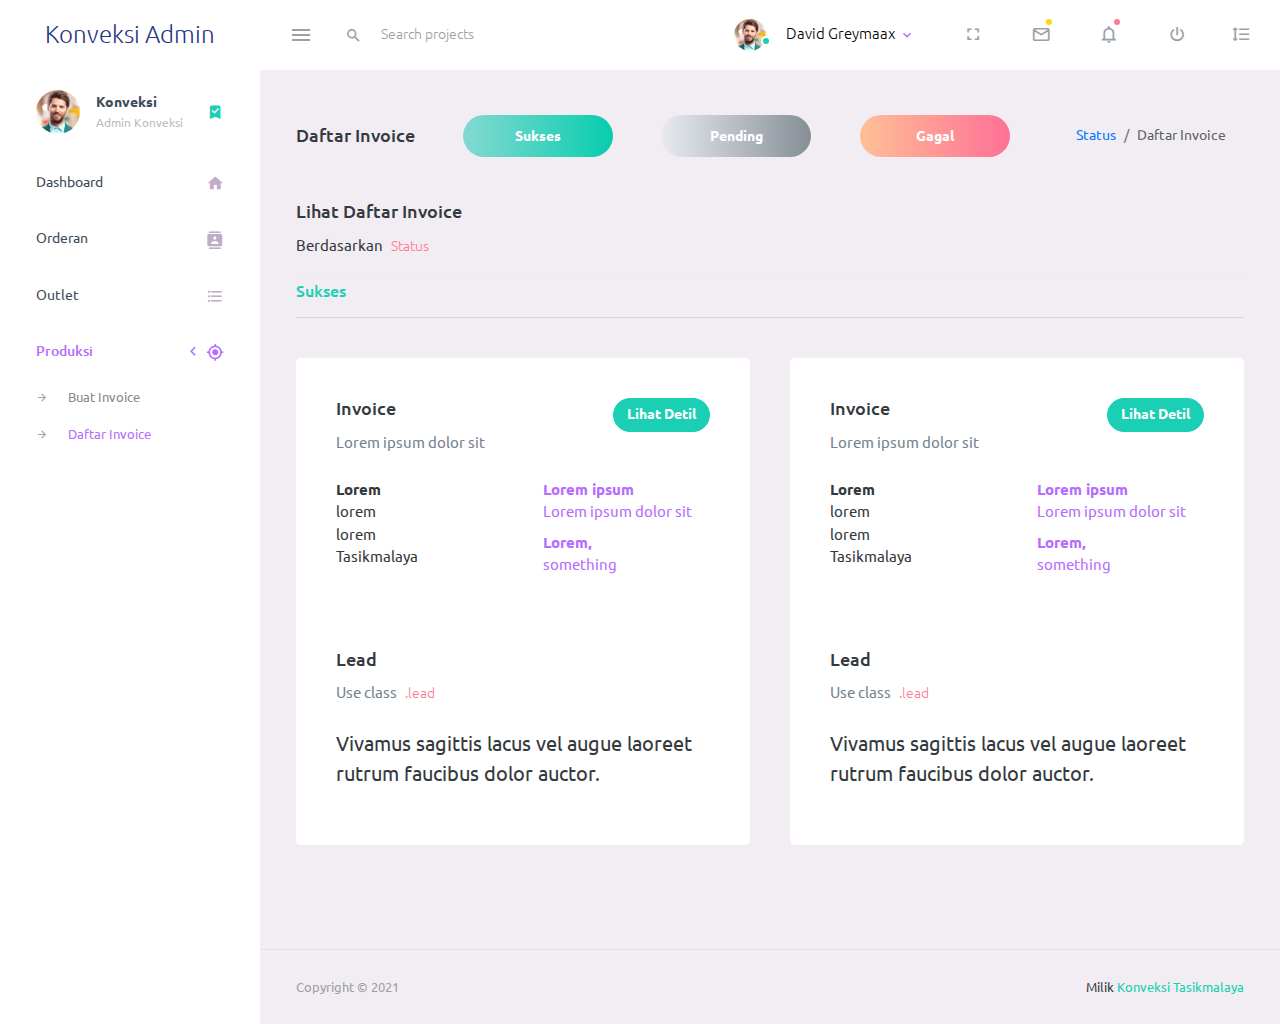
<file: pages/produksi/daftar_invoice.html>
<!DOCTYPE html>
<html lang="en">
  <head>
    <!-- Required meta tags -->
    <meta charset="utf-8">
    <meta name="viewport" content="width=device-width, initial-scale=1, shrink-to-fit=no">
    <title>Form Invoice</title>
    <!-- plugins:css -->
    <link rel="stylesheet" href="../../assets/vendors/mdi/css/materialdesignicons.min.css">
    <link rel="stylesheet" href="../../assets/vendors/css/vendor.bundle.base.css">
    <!-- endinject -->
    <!-- Plugin css for this page -->
    <!-- End plugin css for this page -->
    <!-- inject:css -->
    <!-- endinject -->
    <!-- Layout styles -->
    <link rel="stylesheet" href="../../assets/css/style.css">
    <!-- End layout styles -->
    <link rel="shortcut icon" href="../../assets/images/favicon.ico" />
  </head>
  <body>
    <div class="container-scroller">
      <!-- partial:../../partials/_navbar.html -->
      <nav class="navbar default-layout-navbar col-lg-12 col-12 p-0 fixed-top d-flex flex-row">
        <div class="text-center navbar-brand-wrapper d-flex align-items-center justify-content-center">
          <a class="navbar-brand brand-logo" href="../../index.html"><span class="fw-bold">Konveksi Admin</span></a>
          <a class="navbar-brand brand-logo-mini" href="../../index.html"><img src="../../assets/images/logo-mini.svg" alt="logo" /></a>
        </div>
        <div class="navbar-menu-wrapper d-flex align-items-stretch">
          <button class="navbar-toggler navbar-toggler align-self-center" type="button" data-toggle="minimize">
            <span class="mdi mdi-menu"></span>
          </button>
          <div class="search-field d-none d-md-block">
            <form class="d-flex align-items-center h-100" action="#">
              <div class="input-group">
                <div class="input-group-prepend bg-transparent">
                  <i class="input-group-text border-0 mdi mdi-magnify"></i>
                </div>
                <input type="text" class="form-control bg-transparent border-0" placeholder="Search projects">
              </div>
            </form>
          </div>
          <ul class="navbar-nav navbar-nav-right">
            <li class="nav-item nav-profile dropdown">
              <a class="nav-link dropdown-toggle" id="profileDropdown" href="#" data-toggle="dropdown" aria-expanded="false">
                <div class="nav-profile-img">
                  <img src="../../assets/images/faces/face1.jpg" alt="image">
                  <span class="availability-status online"></span>
                </div>
                <div class="nav-profile-text">
                  <p class="mb-1 text-black">David Greymaax</p>
                </div>
              </a>
              <div class="dropdown-menu navbar-dropdown" aria-labelledby="profileDropdown">
                <a class="dropdown-item" href="#">
                  <i class="mdi mdi-cached mr-2 text-success"></i> Activity Log </a>
                <div class="dropdown-divider"></div>
                <a class="dropdown-item" href="#">
                  <i class="mdi mdi-logout mr-2 text-primary"></i> Signout </a>
              </div>
            </li>
            <li class="nav-item d-none d-lg-block full-screen-link">
              <a class="nav-link">
                <i class="mdi mdi-fullscreen" id="fullscreen-button"></i>
              </a>
            </li>
            <li class="nav-item dropdown">
              <a class="nav-link count-indicator dropdown-toggle" id="messageDropdown" href="#" data-toggle="dropdown" aria-expanded="false">
                <i class="mdi mdi-email-outline"></i>
                <span class="count-symbol bg-warning"></span>
              </a>
              <div class="dropdown-menu dropdown-menu-right navbar-dropdown preview-list" aria-labelledby="messageDropdown">
                <h6 class="p-3 mb-0">Messages</h6>
                <div class="dropdown-divider"></div>
                <a class="dropdown-item preview-item">
                  <div class="preview-thumbnail">
                    <img src="../../assets/images/faces/face4.jpg" alt="image" class="profile-pic">
                  </div>
                  <div class="preview-item-content d-flex align-items-start flex-column justify-content-center">
                    <h6 class="preview-subject ellipsis mb-1 font-weight-normal">Mark send you a message</h6>
                    <p class="text-gray mb-0"> 1 Minutes ago </p>
                  </div>
                </a>
                <div class="dropdown-divider"></div>
                <a class="dropdown-item preview-item">
                  <div class="preview-thumbnail">
                    <img src="../../assets/images/faces/face2.jpg" alt="image" class="profile-pic">
                  </div>
                  <div class="preview-item-content d-flex align-items-start flex-column justify-content-center">
                    <h6 class="preview-subject ellipsis mb-1 font-weight-normal">Cregh send you a message</h6>
                    <p class="text-gray mb-0"> 15 Minutes ago </p>
                  </div>
                </a>
                <div class="dropdown-divider"></div>
                <a class="dropdown-item preview-item">
                  <div class="preview-thumbnail">
                    <img src="../../assets/images/faces/face3.jpg" alt="image" class="profile-pic">
                  </div>
                  <div class="preview-item-content d-flex align-items-start flex-column justify-content-center">
                    <h6 class="preview-subject ellipsis mb-1 font-weight-normal">Profile picture updated</h6>
                    <p class="text-gray mb-0"> 18 Minutes ago </p>
                  </div>
                </a>
                <div class="dropdown-divider"></div>
                <h6 class="p-3 mb-0 text-center">4 new messages</h6>
              </div>
            </li>
            <li class="nav-item dropdown">
              <a class="nav-link count-indicator dropdown-toggle" id="notificationDropdown" href="#" data-toggle="dropdown">
                <i class="mdi mdi-bell-outline"></i>
                <span class="count-symbol bg-danger"></span>
              </a>
              <div class="dropdown-menu dropdown-menu-right navbar-dropdown preview-list" aria-labelledby="notificationDropdown">
                <h6 class="p-3 mb-0">Notifications</h6>
                <div class="dropdown-divider"></div>
                <a class="dropdown-item preview-item">
                  <div class="preview-thumbnail">
                    <div class="preview-icon bg-success">
                      <i class="mdi mdi-calendar"></i>
                    </div>
                  </div>
                  <div class="preview-item-content d-flex align-items-start flex-column justify-content-center">
                    <h6 class="preview-subject font-weight-normal mb-1">Event today</h6>
                    <p class="text-gray ellipsis mb-0"> Just a reminder that you have an event today </p>
                  </div>
                </a>
                <div class="dropdown-divider"></div>
                <a class="dropdown-item preview-item">
                  <div class="preview-thumbnail">
                    <div class="preview-icon bg-warning">
                      <i class="mdi mdi-settings"></i>
                    </div>
                  </div>
                  <div class="preview-item-content d-flex align-items-start flex-column justify-content-center">
                    <h6 class="preview-subject font-weight-normal mb-1">Settings</h6>
                    <p class="text-gray ellipsis mb-0"> Update dashboard </p>
                  </div>
                </a>
                <div class="dropdown-divider"></div>
                <a class="dropdown-item preview-item">
                  <div class="preview-thumbnail">
                    <div class="preview-icon bg-info">
                      <i class="mdi mdi-link-variant"></i>
                    </div>
                  </div>
                  <div class="preview-item-content d-flex align-items-start flex-column justify-content-center">
                    <h6 class="preview-subject font-weight-normal mb-1">Launch Admin</h6>
                    <p class="text-gray ellipsis mb-0"> New admin wow! </p>
                  </div>
                </a>
                <div class="dropdown-divider"></div>
                <h6 class="p-3 mb-0 text-center">See all notifications</h6>
              </div>
            </li>
            <li class="nav-item nav-logout d-none d-lg-block">
              <a class="nav-link" href="#">
                <i class="mdi mdi-power"></i>
              </a>
            </li>
            <li class="nav-item nav-settings d-none d-lg-block">
              <a class="nav-link" href="#">
                <i class="mdi mdi-format-line-spacing"></i>
              </a>
            </li>
          </ul>
          <button class="navbar-toggler navbar-toggler-right d-lg-none align-self-center" type="button" data-toggle="offcanvas">
            <span class="mdi mdi-menu"></span>
          </button>
        </div>
      </nav>
      <!-- partial -->
      <div class="container-fluid page-body-wrapper">
        <!-- Menu Sidebar -->
        <!-- partial:../../pages/produksi/form_invoice.html -->
        <nav class="sidebar sidebar-offcanvas" id="sidebar">
            <ul class="nav">
              <li class="nav-item nav-profile">
                <a href="#" class="nav-link">
                  <div class="nav-profile-image">
                    <img src="../../assets/images/faces/face1.jpg" alt="profile">
                    <span class="login-status online"></span>
                    <!--change to offline or busy as needed-->
                  </div>
                  <div class="nav-profile-text d-flex flex-column">
                    <span class="font-weight-bold mb-2">Konveksi</span>
                    <span class="text-secondary text-small">Admin Konveksi</span>
                  </div>
                  <i class="mdi mdi-bookmark-check text-success nav-profile-badge"></i>
                </a>
              </li>
              <li class="nav-item">
                <a class="nav-link" href="../../index.html">
                  <span class="menu-title">Dashboard</span>
                  <i class="mdi mdi-home menu-icon"></i>
                </a>
              </li>
              
              <li class="nav-item">
                <a class="nav-link" href="">
                  <span class="menu-title">Orderan</span>
                  <i class="mdi mdi-contacts menu-icon"></i>
                </a>
              </li>
              <li class="nav-item">
                <a class="nav-link" href="">
                  <span class="menu-title">Outlet</span>
                  <i class="mdi mdi-format-list-bulleted menu-icon"></i>
                </a>
              </li>
              <li class="nav-item">
                <a class="nav-link" data-toggle="collapse" href="#ui-basic" aria-expanded="false" aria-controls="ui-basic">
                  <span class="menu-title">Produksi</span>
                  <i class="menu-arrow"></i>
                  <i class="mdi mdi-crosshairs-gps menu-icon"></i>
                </a>
                <div class="collapse" id="ui-basic">
                  <ul class="nav flex-column sub-menu">
                    <li class="nav-item"> <a class="nav-link" href="../../pages/produksi/form_invoice.html">Buat Invoice</a></li>
                    <li class="nav-item"> <a class="nav-link" href="../../pages/produksi/daftar_invoice.html">Daftar Invoice</a></li>
                  </ul>
                </div>
              </li>
              
            </ul>
        </nav>
        <!-- konten -->
        <div class="main-panel">
          <div class="content-wrapper">
            <div class="page-header">
              <h3 class="page-title"> Daftar Invoice </h3>
              <a href="#" class="btn btn-gradient-success btn-rounded btn-fw">Sukses</a>
              <a href="invoice_pending.html" class="btn btn-gradient-secondary btn-rounded btn-fw">Pending</a>
              <a href="" class="btn btn-gradient-danger btn-rounded btn-fw">Gagal</a>

              <nav aria-label="breadcrumb">
                <ol class="breadcrumb">
                  <li class="breadcrumb-item"><a href="#">Status</a></li>
                  <li class="breadcrumb-item active" aria-current="page">Daftar Invoice</li>
                </ol>
              </nav>
            </div>
            <div class="row ">
              
                <div class="card-body ">
                    <h4 class="card-title">Lihat Daftar Invoice</h4>
                    <p class="card-description">Berdasarkan <code>Status</code></p>
                    <div class="template-demo">
                      <div class="template-demo">
                        <h5 class="text-success">Sukses</h5>
                        <hr>
                      </div>
                      <div class="row pt-4">
                        <div class="col-md-6 grid-margin stretch-card">
                          <div class="card">
                            <div class="card-body">
                              <div class="d-flex justify-content-between">
                                <h4 class="card-title">Invoice</h4>
                                <a href="detail_invoice.html" class="btn btn-success btn-sm rounded-pill">
                                  Lihat Detil
                                </a>
                              </div>
                              <p class="card-description"> Lorem ipsum dolor sit </p>
                              <div class="row">
                                <div class="col-md-6">
                                  <address>
                                    <p class="font-weight-bold">Lorem </p>
                                    <p> lorem </p>
                                    <p> lorem </p>
                                    <p> Tasikmalaya </p>
                                  </address>
                                </div>
                                <div class="col-md-6">
                                  <address class="text-primary">
                                    <p class="font-weight-bold"> Lorem ipsum </p>
                                    <p class="mb-2"> Lorem ipsum dolor sit</p>
                                    <p class="font-weight-bold"> Lorem,  </p>
                                    <p> something </p>
                                  </address>
                                </div>
                              </div>
                            </div>
                            <div class="card-body">
                              <h4 class="card-title">Lead</h4>
                              <p class="card-description"> Use class <code>.lead</code>
                              </p>
                              <p class="lead"> Vivamus sagittis lacus vel augue laoreet rutrum faucibus dolor auctor. </p>
                            </div>
                          </div>
                        </div>
                        <div class="col-md-6 grid-margin stretch-card">
                          <div class="card">
                            <div class="card-body">
                              <div class="d-flex justify-content-between">
                                <h4 class="card-title">Invoice</h4>
                                <a href="" class="btn btn-success btn-sm rounded-pill">
                                  Lihat Detil
                                </a>
                              </div>
                              <p class="card-description"> Lorem ipsum dolor sit </p>
                              <div class="row">
                                <div class="col-md-6">
                                  <address>
                                    <p class="font-weight-bold">Lorem </p>
                                    <p> lorem </p>
                                    <p> lorem </p>
                                    <p> Tasikmalaya </p>
                                  </address>
                                </div>
                                <div class="col-md-6">
                                  <address class="text-primary">
                                    <p class="font-weight-bold"> Lorem ipsum </p>
                                    <p class="mb-2"> Lorem ipsum dolor sit</p>
                                    <p class="font-weight-bold"> Lorem,  </p>
                                    <p> something </p>
                                  </address>
                                </div>
                              </div>
                            </div>
                            <div class="card-body">
                              <h4 class="card-title">Lead</h4>
                              <p class="card-description"> Use class <code>.lead</code>
                              </p>
                              <p class="lead"> Vivamus sagittis lacus vel augue laoreet rutrum faucibus dolor auctor. </p>
                            </div>
                          </div>
                        </div>
                      </div>
                      <!-- <a href="../../pages/produksi/invoice_gagal.html" class="btn btn-gradient-danger btn-rounded btn-fw">Gagal</a> -->
                      <!-- <button type="button" class="btn btn-gradient-success btn-rounded btn-fw">Sukses</button> -->
                      <!-- <button type="button" class="btn btn-gradient-danger btn-rounded btn-fw">Gagal</button> -->
                    </div>
                </div>

            </div>
          </div>
          <!-- content-wrapper ends -->
          <!-- partial:../../partials/_footer.html -->
          <footer class="footer">
            <div class="container-fluid clearfix">
              <span class="text-muted d-block text-center text-sm-left d-sm-inline-block">Copyright © 2021</span>
              <span class="float-none float-sm-right d-block mt-1 mt-sm-0 text-center"> Milik <a href="#" target="_blank">Konveksi Tasikmalaya </a> </span>
            </div>
          </footer>
          <!-- partial -->
        </div>
        <!-- main-panel ends -->
      </div>
      <!-- page-body-wrapper ends -->
    </div>
    <!-- container-scroller -->
    <!-- plugins:js -->
    <script src="../../assets/vendors/js/vendor.bundle.base.js"></script>
    <!-- endinject -->
    <!-- Plugin js for this page -->
    <!-- End plugin js for this page -->
    <!-- inject:js -->
    <script src="../../assets/js/off-canvas.js"></script>
    <script src="../../assets/js/hoverable-collapse.js"></script>
    <script src="../../assets/js/misc.js"></script>
    <!-- endinject -->
    <!-- Custom js for this page -->
    <script src="../../assets/js/file-upload.js"></script>
    <!-- End custom js for this page -->
  </body>
</html>
</file>
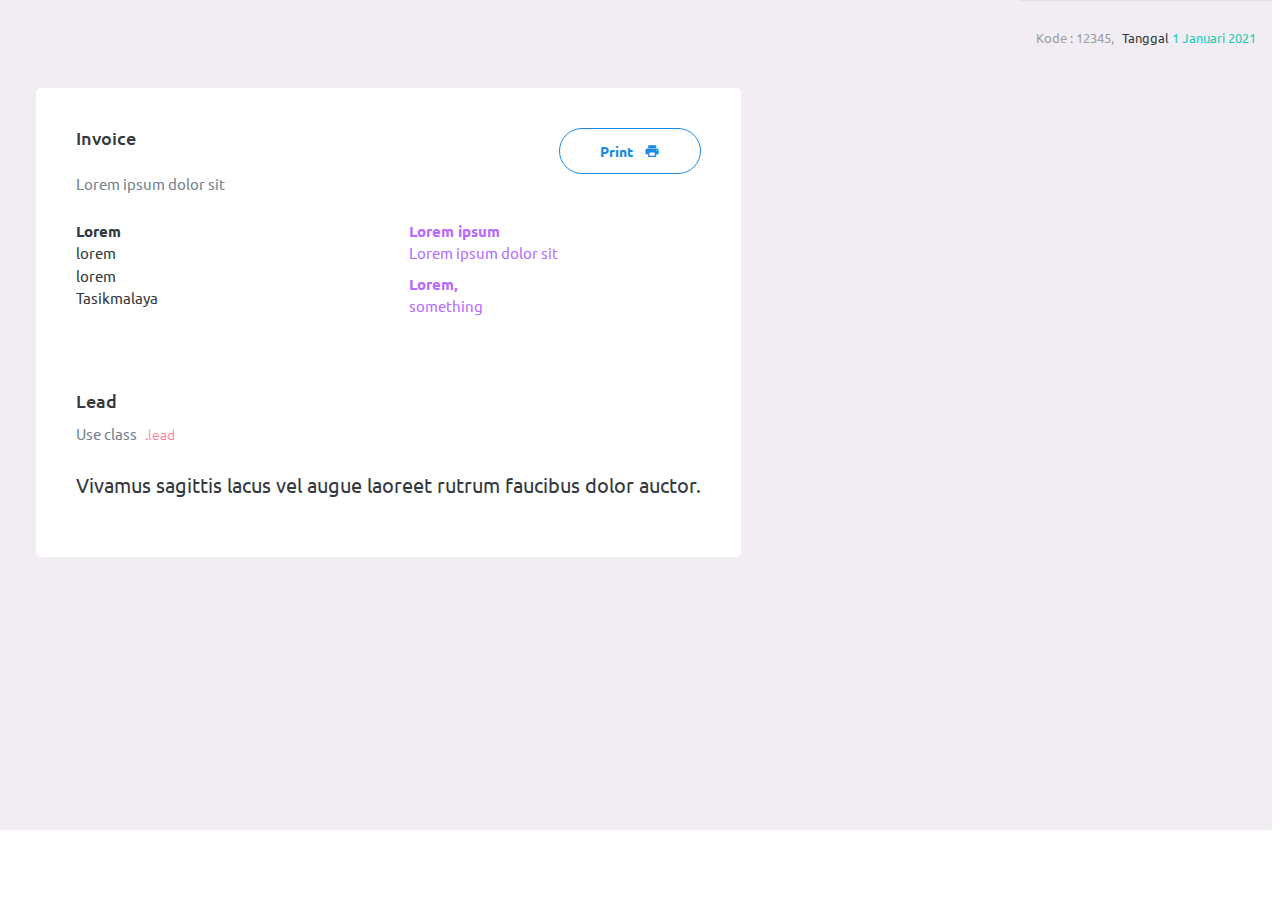
<file: pages/produksi/detail_invoice.html>
<!DOCTYPE html>
<html lang="en">
  <head>
    <!-- Required meta tags -->
    <meta charset="utf-8">
    <meta name="viewport" content="width=device-width, initial-scale=1, shrink-to-fit=no">
    <title>Form Invoice</title>
    <!-- plugins:css -->
    <link rel="stylesheet" href="../../assets/vendors/mdi/css/materialdesignicons.min.css">
    <link rel="stylesheet" href="../../assets/vendors/css/vendor.bundle.base.css">
    <!-- endinject -->
    <!-- Plugin css for this page -->
    <!-- End plugin css for this page -->
    <!-- inject:css -->
    <!-- endinject -->
    <!-- Layout styles -->
    <link rel="stylesheet" href="../../assets/css/style.css">
    <!-- End layout styles -->
    <link rel="shortcut icon" href="../../assets/images/favicon.ico" />
  </head>
  <body>
    <div class="container-scroller">
      <div class="container-fluid page-body-wrapper">
        <!-- konten -->
        <div class="main-panel">
          <div class="content-wrapper">
            <div class="row">
                <div>
                    <div class="card-body ">
                        <div class="row pt-4">
                          <div class="col-md-12 grid-margin stretch-card">
                            <div class="card">
                              <div class="card-body">
                                <div class="d-flex justify-content-between">
                                  <h4 class="card-title">Invoice</h4>
                                  <button onclick="window.print()" type="button" class="btn btn-outline-info btn-icon-text rounded-pill"> Print <i class="mdi mdi-printer btn-icon-append"></i>
                                  </button>
                                </div>
                                <p class="card-description"> Lorem ipsum dolor sit </p>
                                <div class="row">
                                  <div class="col-md-6">
                                    <address>
                                      <p class="font-weight-bold">Lorem </p>
                                      <p> lorem </p>
                                      <p> lorem </p>
                                      <p> Tasikmalaya </p>
                                    </address>
                                  </div>
                                  <div class="col-md-6">
                                    <address class="text-primary">
                                      <p class="font-weight-bold"> Lorem ipsum </p>
                                      <p class="mb-2"> Lorem ipsum dolor sit</p>
                                      <p class="font-weight-bold"> Lorem,  </p>
                                      <p> something </p>
                                    </address>
                                  </div>
                                </div>
                              </div>
                              <div class="card-body">
                                <h4 class="card-title">Lead</h4>
                                <p class="card-description"> Use class <code>.lead</code>
                                </p>
                                <p class="lead"> Vivamus sagittis lacus vel augue laoreet rutrum faucibus dolor auctor. </p>
                              </div>
                            </div>
                          </div>
                        </div>
                        <!-- <a href="../../pages/produksi/invoice_gagal.html" class="btn btn-gradient-danger btn-rounded btn-fw">Gagal</a> -->
                        <!-- <button type="button" class="btn btn-gradient-success btn-rounded btn-fw">Sukses</button> -->
                        <!-- <button type="button" class="btn btn-gradient-danger btn-rounded btn-fw">Gagal</button> -->
                  </div>
                </div>
            </div>
            </div>
          </div>
          <!-- content-wrapper ends -->
          <!-- partial:../../partials/_footer.html -->
          <footer class="footer">
            <div class="d-flex justify-content-between">
              <span class="text-muted d-block text-center text-sm-left d-sm-inline-block mr-2">Kode : 12345,</span>
              <span class="float-none float-sm-right d-block mt-1 mt-sm-0 text-center"> Tanggal <a href="#" target="_blank">1 Januari 2021 </a> </span>
            </div>
          </footer>
          <!-- partial -->
        </div>
        <!-- main-panel ends -->
      </div>
      <!-- page-body-wrapper ends -->
    </div>
    <!-- container-scroller -->
    <!-- plugins:js -->
    <script src="../../assets/vendors/js/vendor.bundle.base.js"></script>
    <!-- endinject -->
    <!-- Plugin js for this page -->
    <!-- End plugin js for this page -->
    <!-- inject:js -->
    <script src="../../assets/js/off-canvas.js"></script>
    <script src="../../assets/js/hoverable-collapse.js"></script>
    <script src="../../assets/js/misc.js"></script>
    <!-- endinject -->
    <!-- Custom js for this page -->
    <script src="../../assets/js/file-upload.js"></script>
    <!-- End custom js for this page -->
  </body>
</html>
</file>
<file: assets/vendors/css/vendor.bundle.base.css>
/*
 * Container style
 */
.ps {
  overflow: hidden !important;
  overflow-anchor: none;
  -ms-overflow-style: none;
  touch-action: auto;
  -ms-touch-action: auto;
}

/*
 * Scrollbar rail styles
 */
.ps__rail-x {
  display: none;
  opacity: 0;
  transition: background-color .2s linear, opacity .2s linear;
  -webkit-transition: background-color .2s linear, opacity .2s linear;
  height: 15px;
  /* there must be 'bottom' or 'top' for ps__rail-x */
  bottom: 0px;
  /* please don't change 'position' */
  position: absolute;
}

.ps__rail-y {
  display: none;
  opacity: 0;
  transition: background-color .2s linear, opacity .2s linear;
  -webkit-transition: background-color .2s linear, opacity .2s linear;
  width: 15px;
  /* there must be 'right' or 'left' for ps__rail-y */
  right: 0;
  /* please don't change 'position' */
  position: absolute;
}

.ps--active-x > .ps__rail-x,
.ps--active-y > .ps__rail-y {
  display: block;
  background-color: transparent;
}

.ps:hover > .ps__rail-x,
.ps:hover > .ps__rail-y,
.ps--focus > .ps__rail-x,
.ps--focus > .ps__rail-y,
.ps--scrolling-x > .ps__rail-x,
.ps--scrolling-y > .ps__rail-y {
  opacity: 0.6;
}

.ps .ps__rail-x:hover,
.ps .ps__rail-y:hover,
.ps .ps__rail-x:focus,
.ps .ps__rail-y:focus,
.ps .ps__rail-x.ps--clicking,
.ps .ps__rail-y.ps--clicking {
  background-color: #eee;
  opacity: 0.9;
}

/*
 * Scrollbar thumb styles
 */
.ps__thumb-x {
  background-color: #aaa;
  border-radius: 6px;
  transition: background-color .2s linear, height .2s ease-in-out;
  -webkit-transition: background-color .2s linear, height .2s ease-in-out;
  height: 6px;
  /* there must be 'bottom' for ps__thumb-x */
  bottom: 2px;
  /* please don't change 'position' */
  position: absolute;
}

.ps__thumb-y {
  background-color: #aaa;
  border-radius: 6px;
  transition: background-color .2s linear, width .2s ease-in-out;
  -webkit-transition: background-color .2s linear, width .2s ease-in-out;
  width: 6px;
  /* there must be 'right' for ps__thumb-y */
  right: 2px;
  /* please don't change 'position' */
  position: absolute;
}

.ps__rail-x:hover > .ps__thumb-x,
.ps__rail-x:focus > .ps__thumb-x,
.ps__rail-x.ps--clicking .ps__thumb-x {
  background-color: #999;
  height: 11px;
}

.ps__rail-y:hover > .ps__thumb-y,
.ps__rail-y:focus > .ps__thumb-y,
.ps__rail-y.ps--clicking .ps__thumb-y {
  background-color: #999;
  width: 11px;
}

/* MS supports */
@supports (-ms-overflow-style: none) {
  .ps {
    overflow: auto !important;
  }
}

@media screen and (-ms-high-contrast: active), (-ms-high-contrast: none) {
  .ps {
    overflow: auto !important;
  }
}
</file>
<file: assets/css/style.css>
/*-------------------------------------------------------------------
  ===== Table of Contents =====

  * Bootstrap functions
  * Template variables
  * SCSS Compass Functions
  * Boostrap Main SCSS
  * Template mixins
    + Animation Mixins
    + Background Mixins
    + Badge Mixins
    + Button Mixins
    + Miscellaneous Mixins
    + BlockQuote Mixins
    + Cards Mixins
    + Color Functions Mixins
    + Tooltips
    + popovers
  * Core Styles
    + Reset Styles
    + Fonts
    + Functions
    + Backgrounds
    + Typography
    + Miscellaneous
    + Footer
    + Layouts
    + Utilities
    + Demo styles
  * Components
    + Badges
    + Boostrap Progress
    + Buttons
    + Breadcrumbs
    + Cards
    + Checkboxes and Radios
    + Dropdowns
    + Forms
    + Icons
    + Preview
    + Tables
    + Todo List
  * Landing screens
    + Auth
-------------------------------------------------------------------*/
/*-------------------------------------------------------------------*/
/* === Import Bootstrap functions and variables === */
/*-------------------------------------------------------------------*/
/* === Import template variables === */
/*-------------------------------------------------------------------*/
/* === SCSS Compass Functions === */

@-webkit-keyframes flash {
  0% {
    opacity: 1; }
  25% {
    opacity: 0; }
  50% {
    opacity: 1; }
  75% {
    opacity: 0; }
  100% {
    opacity: 1; } }

@keyframes flash {
  0% {
    opacity: 1; }
  25% {
    opacity: 0; }
  50% {
    opacity: 1; }
  75% {
    opacity: 0; }
  100% {
    opacity: 1; } }

@-webkit-keyframes bounce {
  0% {
    -webkit-transform: translateY(0);
    transform: translateY(0); }
  20% {
    -webkit-transform: translateY(0);
    transform: translateY(0); }
  40% {
    -webkit-transform: translateY(-30px);
    transform: translateY(-30px); }
  50% {
    -webkit-transform: translateY(0);
    transform: translateY(0); }
  60% {
    -webkit-transform: translateY(-15px);
    transform: translateY(-15px); }
  80% {
    -webkit-transform: translateY(0);
    transform: translateY(0); }
  100% {
    -webkit-transform: translateY(0);
    transform: translateY(0); } }

@keyframes bounce {
  0% {
    -webkit-transform: translateY(0);
    transform: translateY(0); }
  20% {
    -webkit-transform: translateY(0);
    transform: translateY(0); }
  40% {
    -webkit-transform: translateY(-30px);
    transform: translateY(-30px); }
  50% {
    -webkit-transform: translateY(0);
    transform: translateY(0); }
  60% {
    -webkit-transform: translateY(-15px);
    transform: translateY(-15px); }
  80% {
    -webkit-transform: translateY(0);
    transform: translateY(0); }
  100% {
    -webkit-transform: translateY(0);
    transform: translateY(0); } }

@-webkit-keyframes shake {
  0% {
    -webkit-transform: translateX(0);
    transform: translateX(0); }
  10% {
    -webkit-transform: translateX(-10px);
    transform: translateX(-10px); }
  20% {
    -webkit-transform: translateX(10px);
    transform: translateX(10px); }
  30% {
    -webkit-transform: translateX(-10px);
    transform: translateX(-10px); }
  40% {
    -webkit-transform: translateX(10px);
    transform: translateX(10px); }
  50% {
    -webkit-transform: translateX(-10px);
    transform: translateX(-10px); }
  60% {
    -webkit-transform: translateX(10px);
    transform: translateX(10px); }
  70% {
    -webkit-transform: translateX(-10px);
    transform: translateX(-10px); }
  80% {
    -webkit-transform: translateX(10px);
    transform: translateX(10px); }
  90% {
    -webkit-transform: translateX(-10px);
    transform: translateX(-10px); }
  100% {
    -webkit-transform: translateX(0);
    transform: translateX(0); } }

@keyframes shake {
  0% {
    -webkit-transform: translateX(0);
    transform: translateX(0); }
  10% {
    -webkit-transform: translateX(-10px);
    transform: translateX(-10px); }
  20% {
    -webkit-transform: translateX(10px);
    transform: translateX(10px); }
  30% {
    -webkit-transform: translateX(-10px);
    transform: translateX(-10px); }
  40% {
    -webkit-transform: translateX(10px);
    transform: translateX(10px); }
  50% {
    -webkit-transform: translateX(-10px);
    transform: translateX(-10px); }
  60% {
    -webkit-transform: translateX(10px);
    transform: translateX(10px); }
  70% {
    -webkit-transform: translateX(-10px);
    transform: translateX(-10px); }
  80% {
    -webkit-transform: translateX(10px);
    transform: translateX(10px); }
  90% {
    -webkit-transform: translateX(-10px);
    transform: translateX(-10px); }
  100% {
    -webkit-transform: translateX(0);
    transform: translateX(0); } }

@-webkit-keyframes tada {
  0% {
    -webkit-transform: scale(1, 1);
    transform: scale(1, 1); }
  10% {
    -webkit-transform: scale(0.9) rotate(-3deg);
    transform: scale(0.9) rotate(-3deg); }
  20% {
    -webkit-transform: scale(0.9) rotate(-3deg);
    transform: scale(0.9) rotate(-3deg); }
  30% {
    -webkit-transform: scale(1.1) rotate(3deg);
    transform: scale(1.1) rotate(3deg); }
  40% {
    -webkit-transform: scale(1.1) rotate(-3deg);
    transform: scale(1.1) rotate(-3deg); }
  50% {
    -webkit-transform: scale(1.1) rotate(3deg);
    transform: scale(1.1) rotate(3deg); }
  60% {
    -webkit-transform: scale(1.1) rotate(-3deg);
    transform: scale(1.1) rotate(-3deg); }
  70% {
    -webkit-transform: scale(1.1) rotate(3deg);
    transform: scale(1.1) rotate(3deg); }
  80% {
    -webkit-transform: scale(1.1) rotate(-3deg);
    transform: scale(1.1) rotate(-3deg); }
  90% {
    -webkit-transform: scale(1.1) rotate(3deg);
    transform: scale(1.1) rotate(3deg); }
  100% {
    -webkit-transform: scale(1) rotate(0);
    transform: scale(1) rotate(0); } }

@keyframes tada {
  0% {
    -webkit-transform: scale(1, 1);
    transform: scale(1, 1); }
  10% {
    -webkit-transform: scale(0.9) rotate(-3deg);
    transform: scale(0.9) rotate(-3deg); }
  20% {
    -webkit-transform: scale(0.9) rotate(-3deg);
    transform: scale(0.9) rotate(-3deg); }
  30% {
    -webkit-transform: scale(1.1) rotate(3deg);
    transform: scale(1.1) rotate(3deg); }
  40% {
    -webkit-transform: scale(1.1) rotate(-3deg);
    transform: scale(1.1) rotate(-3deg); }
  50% {
    -webkit-transform: scale(1.1) rotate(3deg);
    transform: scale(1.1) rotate(3deg); }
  60% {
    -webkit-transform: scale(1.1) rotate(-3deg);
    transform: scale(1.1) rotate(-3deg); }
  70% {
    -webkit-transform: scale(1.1) rotate(3deg);
    transform: scale(1.1) rotate(3deg); }
  80% {
    -webkit-transform: scale(1.1) rotate(-3deg);
    transform: scale(1.1) rotate(-3deg); }
  90% {
    -webkit-transform: scale(1.1) rotate(3deg);
    transform: scale(1.1) rotate(3deg); }
  100% {
    -webkit-transform: scale(1) rotate(0);
    transform: scale(1) rotate(0); } }

@-webkit-keyframes swing {
  20%, 40%, 60%, 80%, 100% {
    -webkit-transform-origin: top center 50%;
    transform-origin: top center 50%; }
  20% {
    -webkit-transform: rotate(15deg);
    transform: rotate(15deg); }
  40% {
    -webkit-transform: rotate(-10deg);
    transform: rotate(-10deg); }
  60% {
    -webkit-transform: rotate(5deg);
    transform: rotate(5deg); }
  80% {
    -webkit-transform: rotate(-5deg);
    transform: rotate(-5deg); }
  100% {
    -webkit-transform: rotate(0deg);
    transform: rotate(0deg); } }

@keyframes swing {
  20%, 40%, 60%, 80%, 100% {
    -webkit-transform-origin: top center 50%;
    transform-origin: top center 50%; }
  20% {
    -webkit-transform: rotate(15deg);
    transform: rotate(15deg); }
  40% {
    -webkit-transform: rotate(-10deg);
    transform: rotate(-10deg); }
  60% {
    -webkit-transform: rotate(5deg);
    transform: rotate(5deg); }
  80% {
    -webkit-transform: rotate(-5deg);
    transform: rotate(-5deg); }
  100% {
    -webkit-transform: rotate(0deg);
    transform: rotate(0deg); } }

@-webkit-keyframes wobble {
  0% {
    -webkit-transform: translateX(0%);
    transform: translateX(0%); }
  15% {
    -webkit-transform: translateX(-25%) rotate(-5deg);
    transform: translateX(-25%) rotate(-5deg); }
  30% {
    -webkit-transform: translateX(20%) rotate(3deg);
    transform: translateX(20%) rotate(3deg); }
  45% {
    -webkit-transform: translateX(-15%) rotate(-3deg);
    transform: translateX(-15%) rotate(-3deg); }
  60% {
    -webkit-transform: translateX(10%) rotate(2deg);
    transform: translateX(10%) rotate(2deg); }
  75% {
    -webkit-transform: translateX(-5%) rotate(-1deg);
    transform: translateX(-5%) rotate(-1deg); }
  100% {
    -webkit-transform: translateX(0%);
    transform: translateX(0%); } }

@keyframes wobble {
  0% {
    -webkit-transform: translateX(0%);
    transform: translateX(0%); }
  15% {
    -webkit-transform: translateX(-25%) rotate(-5deg);
    transform: translateX(-25%) rotate(-5deg); }
  30% {
    -webkit-transform: translateX(20%) rotate(3deg);
    transform: translateX(20%) rotate(3deg); }
  45% {
    -webkit-transform: translateX(-15%) rotate(-3deg);
    transform: translateX(-15%) rotate(-3deg); }
  60% {
    -webkit-transform: translateX(10%) rotate(2deg);
    transform: translateX(10%) rotate(2deg); }
  75% {
    -webkit-transform: translateX(-5%) rotate(-1deg);
    transform: translateX(-5%) rotate(-1deg); }
  100% {
    -webkit-transform: translateX(0%);
    transform: translateX(0%); } }

@-webkit-keyframes pulse {
  0% {
    -webkit-transform: scale(1, 1);
    transform: scale(1, 1); }
  50% {
    -webkit-transform: scale(1.1, 1.1);
    transform: scale(1.1, 1.1); }
  100% {
    -webkit-transform: scale(1, 1);
    transform: scale(1, 1); } }

@keyframes pulse {
  0% {
    -webkit-transform: scale(1, 1);
    transform: scale(1, 1); }
  50% {
    -webkit-transform: scale(1.1, 1.1);
    transform: scale(1.1, 1.1); }
  100% {
    -webkit-transform: scale(1, 1);
    transform: scale(1, 1); } }

@-webkit-keyframes wiggle {
  0% {
    -webkit-transform: skewX(9deg);
    transform: skewX(9deg); }
  10% {
    -webkit-transform: skewX(-8deg);
    transform: skewX(-8deg); }
  20% {
    -webkit-transform: skewX(7deg);
    transform: skewX(7deg); }
  30% {
    -webkit-transform: skewX(-6deg);
    transform: skewX(-6deg); }
  40% {
    -webkit-transform: skewX(5deg);
    transform: skewX(5deg); }
  50% {
    -webkit-transform: skewX(-4deg);
    transform: skewX(-4deg); }
  60% {
    -webkit-transform: skewX(3deg);
    transform: skewX(3deg); }
  70% {
    -webkit-transform: skewX(-2deg);
    transform: skewX(-2deg); }
  80% {
    -webkit-transform: skewX(1deg);
    transform: skewX(1deg); }
  90% {
    -webkit-transform: skewX(0deg);
    transform: skewX(0deg); }
  100% {
    -webkit-transform: skewX(0deg);
    transform: skewX(0deg); } }

@keyframes wiggle {
  0% {
    -webkit-transform: skewX(9deg);
    transform: skewX(9deg); }
  10% {
    -webkit-transform: skewX(-8deg);
    transform: skewX(-8deg); }
  20% {
    -webkit-transform: skewX(7deg);
    transform: skewX(7deg); }
  30% {
    -webkit-transform: skewX(-6deg);
    transform: skewX(-6deg); }
  40% {
    -webkit-transform: skewX(5deg);
    transform: skewX(5deg); }
  50% {
    -webkit-transform: skewX(-4deg);
    transform: skewX(-4deg); }
  60% {
    -webkit-transform: skewX(3deg);
    transform: skewX(3deg); }
  70% {
    -webkit-transform: skewX(-2deg);
    transform: skewX(-2deg); }
  80% {
    -webkit-transform: skewX(1deg);
    transform: skewX(1deg); }
  90% {
    -webkit-transform: skewX(0deg);
    transform: skewX(0deg); }
  100% {
    -webkit-transform: skewX(0deg);
    transform: skewX(0deg); } }

@-webkit-keyframes bounceOut {
  0% {
    -webkit-transform: scale(1, 1);
    transform: scale(1, 1); }
  25% {
    -webkit-transform: scale(0.95, 0.95);
    transform: scale(0.95, 0.95); }
  50% {
    opacity: 1;
    -webkit-transform: scale(1.1, 1.1);
    transform: scale(1.1, 1.1); }
  100% {
    opacity: 0;
    -webkit-transform: scale(0.3, 0.3);
    transform: scale(0.3, 0.3); } }

@keyframes bounceOut {
  0% {
    -webkit-transform: scale(1, 1);
    transform: scale(1, 1); }
  25% {
    -webkit-transform: scale(0.95, 0.95);
    transform: scale(0.95, 0.95); }
  50% {
    opacity: 1;
    -webkit-transform: scale(1.1, 1.1);
    transform: scale(1.1, 1.1); }
  100% {
    opacity: 0;
    -webkit-transform: scale(0.3, 0.3);
    transform: scale(0.3, 0.3); } }

@-webkit-keyframes bounceOutUp {
  0% {
    -webkit-transform: translateY(0);
    transform: translateY(0); }
  20% {
    opacity: 1;
    -webkit-transform: translateY(20px);
    transform: translateY(20px); }
  100% {
    opacity: 0;
    -webkit-transform: translateY(-2000px);
    transform: translateY(-2000px); } }

@keyframes bounceOutUp {
  0% {
    -webkit-transform: translateY(0);
    transform: translateY(0); }
  20% {
    opacity: 1;
    -webkit-transform: translateY(20px);
    transform: translateY(20px); }
  100% {
    opacity: 0;
    -webkit-transform: translateY(-2000px);
    transform: translateY(-2000px); } }

@-webkit-keyframes bounceOutDown {
  0% {
    -webkit-transform: translateY(0);
    transform: translateY(0); }
  20% {
    opacity: 1;
    -webkit-transform: translateY(-20px);
    transform: translateY(-20px); }
  100% {
    opacity: 0;
    -webkit-transform: translateY(2000px);
    transform: translateY(2000px); } }

@keyframes bounceOutDown {
  0% {
    -webkit-transform: translateY(0);
    transform: translateY(0); }
  20% {
    opacity: 1;
    -webkit-transform: translateY(-20px);
    transform: translateY(-20px); }
  100% {
    opacity: 0;
    -webkit-transform: translateY(2000px);
    transform: translateY(2000px); } }

@-webkit-keyframes bounceOutLeft {
  0% {
    -webkit-transform: translateX(0);
    transform: translateX(0); }
  20% {
    opacity: 1;
    -webkit-transform: translateX(20px);
    transform: translateX(20px); }
  100% {
    opacity: 0;
    -webkit-transform: translateX(-2000px);
    transform: translateX(-2000px); } }

@keyframes bounceOutLeft {
  0% {
    -webkit-transform: translateX(0);
    transform: translateX(0); }
  20% {
    opacity: 1;
    -webkit-transform: translateX(20px);
    transform: translateX(20px); }
  100% {
    opacity: 0;
    -webkit-transform: translateX(-2000px);
    transform: translateX(-2000px); } }

@-webkit-keyframes bounceOutRight {
  0% {
    -webkit-transform: translateX(0);
    transform: translateX(0); }
  20% {
    opacity: 1;
    -webkit-transform: translateX(-20px);
    transform: translateX(-20px); }
  100% {
    opacity: 0;
    -webkit-transform: translateX(2000px);
    transform: translateX(2000px); } }

@keyframes bounceOutRight {
  0% {
    -webkit-transform: translateX(0);
    transform: translateX(0); }
  20% {
    opacity: 1;
    -webkit-transform: translateX(-20px);
    transform: translateX(-20px); }
  100% {
    opacity: 0;
    -webkit-transform: translateX(2000px);
    transform: translateX(2000px); } }

@-webkit-keyframes bounceIn {
  0% {
    opacity: 0;
    -webkit-transform: scale(0.3, 0.3);
    transform: scale(0.3, 0.3); }
  50% {
    opacity: 1;
    -webkit-transform: scale(1.05, 1.05);
    transform: scale(1.05, 1.05); }
  70% {
    -webkit-transform: scale(0.9, 0.9);
    transform: scale(0.9, 0.9); }
  100% {
    -webkit-transform: scale(1, 1);
    transform: scale(1, 1); } }

@keyframes bounceIn {
  0% {
    opacity: 0;
    -webkit-transform: scale(0.3, 0.3);
    transform: scale(0.3, 0.3); }
  50% {
    opacity: 1;
    -webkit-transform: scale(1.05, 1.05);
    transform: scale(1.05, 1.05); }
  70% {
    -webkit-transform: scale(0.9, 0.9);
    transform: scale(0.9, 0.9); }
  100% {
    -webkit-transform: scale(1, 1);
    transform: scale(1, 1); } }

@-webkit-keyframes bounceInDown {
  0% {
    opacity: 0;
    -webkit-transform: translateY(-2000px);
    transform: translateY(-2000px); }
  60% {
    opacity: 1;
    -webkit-transform: translateY(30px);
    transform: translateY(30px); }
  80% {
    -webkit-transform: translateY(-10px);
    transform: translateY(-10px); }
  100% {
    -webkit-transform: translateY(0);
    transform: translateY(0); } }

@keyframes bounceInDown {
  0% {
    opacity: 0;
    -webkit-transform: translateY(-2000px);
    transform: translateY(-2000px); }
  60% {
    opacity: 1;
    -webkit-transform: translateY(30px);
    transform: translateY(30px); }
  80% {
    -webkit-transform: translateY(-10px);
    transform: translateY(-10px); }
  100% {
    -webkit-transform: translateY(0);
    transform: translateY(0); } }

@-webkit-keyframes bounceInUp {
  0% {
    opacity: 0;
    -webkit-transform: translateY(2000px);
    transform: translateY(2000px); }
  60% {
    opacity: 1;
    -webkit-transform: translateY(-30px);
    transform: translateY(-30px); }
  80% {
    -webkit-transform: translateY(10px);
    transform: translateY(10px); }
  100% {
    -webkit-transform: translateY(0);
    transform: translateY(0); } }

@keyframes bounceInUp {
  0% {
    opacity: 0;
    -webkit-transform: translateY(2000px);
    transform: translateY(2000px); }
  60% {
    opacity: 1;
    -webkit-transform: translateY(-30px);
    transform: translateY(-30px); }
  80% {
    -webkit-transform: translateY(10px);
    transform: translateY(10px); }
  100% {
    -webkit-transform: translateY(0);
    transform: translateY(0); } }

@-webkit-keyframes bounceInRight {
  0% {
    opacity: 0;
    -webkit-transform: translateX(2000px);
    transform: translateX(2000px); }
  60% {
    opacity: 1;
    -webkit-transform: translateX(-30px);
    transform: translateX(-30px); }
  80% {
    -webkit-transform: translateX(10px);
    transform: translateX(10px); }
  100% {
    -webkit-transform: translateX(0);
    transform: translateX(0); } }

@keyframes bounceInRight {
  0% {
    opacity: 0;
    -webkit-transform: translateX(2000px);
    transform: translateX(2000px); }
  60% {
    opacity: 1;
    -webkit-transform: translateX(-30px);
    transform: translateX(-30px); }
  80% {
    -webkit-transform: translateX(10px);
    transform: translateX(10px); }
  100% {
    -webkit-transform: translateX(0);
    transform: translateX(0); } }

@-webkit-keyframes bounceInLeft {
  0% {
    opacity: 0;
    -webkit-transform: translateX(-2000px);
    transform: translateX(-2000px); }
  60% {
    opacity: 1;
    -webkit-transform: translateX(30px);
    transform: translateX(30px); }
  80% {
    -webkit-transform: translateX(-10px);
    transform: translateX(-10px); }
  100% {
    -webkit-transform: translateX(0);
    transform: translateX(0); } }

@keyframes bounceInLeft {
  0% {
    opacity: 0;
    -webkit-transform: translateX(-2000px);
    transform: translateX(-2000px); }
  60% {
    opacity: 1;
    -webkit-transform: translateX(30px);
    transform: translateX(30px); }
  80% {
    -webkit-transform: translateX(-10px);
    transform: translateX(-10px); }
  100% {
    -webkit-transform: translateX(0);
    transform: translateX(0); } }

@-webkit-keyframes fadeOut {
  0% {
    opacity: 1; }
  100% {
    opacity: 0; } }

@keyframes fadeOut {
  0% {
    opacity: 1; }
  100% {
    opacity: 0; } }

@-webkit-keyframes fadeOutUp {
  0% {
    -webkit-transform: translateY(0);
    transform: translateY(0);
    opacity: 1; }
  100% {
    -webkit-transform: translateY(-20px);
    transform: translateY(-20px);
    opacity: 0; } }

@keyframes fadeOutUp {
  0% {
    -webkit-transform: translateY(0);
    transform: translateY(0);
    opacity: 1; }
  100% {
    -webkit-transform: translateY(-20px);
    transform: translateY(-20px);
    opacity: 0; } }

@-webkit-keyframes fadeOutDown {
  0% {
    -webkit-transform: translateY(0);
    transform: translateY(0);
    opacity: 1; }
  100% {
    -webkit-transform: translateY(20px);
    transform: translateY(20px);
    opacity: 0; } }

@keyframes fadeOutDown {
  0% {
    -webkit-transform: translateY(0);
    transform: translateY(0);
    opacity: 1; }
  100% {
    -webkit-transform: translateY(20px);
    transform: translateY(20px);
    opacity: 0; } }

@-webkit-keyframes fadeOutRight {
  0% {
    -webkit-transform: translateX(0);
    transform: translateX(0);
    opacity: 1; }
  100% {
    -webkit-transform: translateX(20px);
    transform: translateX(20px);
    opacity: 0; } }

@keyframes fadeOutRight {
  0% {
    -webkit-transform: translateX(0);
    transform: translateX(0);
    opacity: 1; }
  100% {
    -webkit-transform: translateX(20px);
    transform: translateX(20px);
    opacity: 0; } }

@-webkit-keyframes fadeOutLeft {
  0% {
    -webkit-transform: translateX(0);
    transform: translateX(0);
    opacity: 1; }
  100% {
    -webkit-transform: translateX(-20px);
    transform: translateX(-20px);
    opacity: 0; } }

@keyframes fadeOutLeft {
  0% {
    -webkit-transform: translateX(0);
    transform: translateX(0);
    opacity: 1; }
  100% {
    -webkit-transform: translateX(-20px);
    transform: translateX(-20px);
    opacity: 0; } }

@-webkit-keyframes fadeOutUpBig {
  0% {
    -webkit-transform: translateY(0);
    transform: translateY(0);
    opacity: 1; }
  100% {
    -webkit-transform: translateY(-2000px);
    transform: translateY(-2000px);
    opacity: 0; } }

@keyframes fadeOutUpBig {
  0% {
    -webkit-transform: translateY(0);
    transform: translateY(0);
    opacity: 1; }
  100% {
    -webkit-transform: translateY(-2000px);
    transform: translateY(-2000px);
    opacity: 0; } }

@-webkit-keyframes fadeOutDownBig {
  0% {
    opacity: 1;
    -webkit-transform: translateY(0);
    transform: translateY(0); }
  100% {
    opacity: 0;
    -webkit-transform: translateY(2000px);
    transform: translateY(2000px); } }

@keyframes fadeOutDownBig {
  0% {
    opacity: 1;
    -webkit-transform: translateY(0);
    transform: translateY(0); }
  100% {
    opacity: 0;
    -webkit-transform: translateY(2000px);
    transform: translateY(2000px); } }

@-webkit-keyframes fadeOutRightBig {
  0% {
    opacity: 1;
    -webkit-transform: translateX(0);
    transform: translateX(0); }
  100% {
    opacity: 0;
    -webkit-transform: translateX(2000px);
    transform: translateX(2000px); } }

@keyframes fadeOutRightBig {
  0% {
    opacity: 1;
    -webkit-transform: translateX(0);
    transform: translateX(0); }
  100% {
    opacity: 0;
    -webkit-transform: translateX(2000px);
    transform: translateX(2000px); } }

@-webkit-keyframes fadeOutLeftBig {
  0% {
    opacity: 1;
    -webkit-transform: translateX(0);
    transform: translateX(0); }
  100% {
    opacity: 0;
    -webkit-transform: translateX(-2000px);
    transform: translateX(-2000px); } }

@keyframes fadeOutLeftBig {
  0% {
    opacity: 1;
    -webkit-transform: translateX(0);
    transform: translateX(0); }
  100% {
    opacity: 0;
    -webkit-transform: translateX(-2000px);
    transform: translateX(-2000px); } }

@-webkit-keyframes fadeIn {
  0% {
    opacity: 0; }
  100% {
    opacity: 1; } }

@keyframes fadeIn {
  0% {
    opacity: 0; }
  100% {
    opacity: 1; } }

@-webkit-keyframes fadeInUp {
  0% {
    -webkit-transform: translateY(20px);
    transform: translateY(20px);
    opacity: 0; }
  100% {
    -webkit-transform: translateY(0);
    transform: translateY(0);
    opacity: 1; } }

@keyframes fadeInUp {
  0% {
    -webkit-transform: translateY(20px);
    transform: translateY(20px);
    opacity: 0; }
  100% {
    -webkit-transform: translateY(0);
    transform: translateY(0);
    opacity: 1; } }

@-webkit-keyframes fadeInDown {
  0% {
    -webkit-transform: translateY(-20px);
    transform: translateY(-20px);
    opacity: 0; }
  100% {
    -webkit-transform: translateY(0);
    transform: translateY(0);
    opacity: 1; } }

@keyframes fadeInDown {
  0% {
    -webkit-transform: translateY(-20px);
    transform: translateY(-20px);
    opacity: 0; }
  100% {
    -webkit-transform: translateY(0);
    transform: translateY(0);
    opacity: 1; } }

@-webkit-keyframes fadeInRight {
  0% {
    -webkit-transform: translateX(20px);
    transform: translateX(20px);
    opacity: 0; }
  100% {
    -webkit-transform: translateX(0);
    transform: translateX(0);
    opacity: 1; } }

@keyframes fadeInRight {
  0% {
    -webkit-transform: translateX(20px);
    transform: translateX(20px);
    opacity: 0; }
  100% {
    -webkit-transform: translateX(0);
    transform: translateX(0);
    opacity: 1; } }

@-webkit-keyframes fadeInLeft {
  0% {
    -webkit-transform: translateX(-20px);
    transform: translateX(-20px);
    opacity: 0; }
  100% {
    -webkit-transform: translateX(0);
    transform: translateX(0);
    opacity: 1; } }

@keyframes fadeInLeft {
  0% {
    -webkit-transform: translateX(-20px);
    transform: translateX(-20px);
    opacity: 0; }
  100% {
    -webkit-transform: translateX(0);
    transform: translateX(0);
    opacity: 1; } }

@-webkit-keyframes fadeInUpBig {
  0% {
    -webkit-transform: translateY(2000px);
    transform: translateY(2000px);
    opacity: 0; }
  100% {
    -webkit-transform: translateY(0);
    transform: translateY(0);
    opacity: 1; } }

@keyframes fadeInUpBig {
  0% {
    -webkit-transform: translateY(2000px);
    transform: translateY(2000px);
    opacity: 0; }
  100% {
    -webkit-transform: translateY(0);
    transform: translateY(0);
    opacity: 1; } }

@-webkit-keyframes fadeInDownBig {
  0% {
    opacity: 0;
    -webkit-transform: translateY(-2000px);
    transform: translateY(-2000px); }
  100% {
    opacity: 1;
    -webkit-transform: translateY(0);
    transform: translateY(0); } }

@keyframes fadeInDownBig {
  0% {
    opacity: 0;
    -webkit-transform: translateY(-2000px);
    transform: translateY(-2000px); }
  100% {
    opacity: 1;
    -webkit-transform: translateY(0);
    transform: translateY(0); } }

@-webkit-keyframes fadeInRightBig {
  0% {
    opacity: 0;
    -webkit-transform: translateX(2000px);
    transform: translateX(2000px); }
  100% {
    opacity: 1;
    -webkit-transform: translateX(0);
    transform: translateX(0); } }

@keyframes fadeInRightBig {
  0% {
    opacity: 0;
    -webkit-transform: translateX(2000px);
    transform: translateX(2000px); }
  100% {
    opacity: 1;
    -webkit-transform: translateX(0);
    transform: translateX(0); } }

@-webkit-keyframes fadeInLeftBig {
  0% {
    opacity: 0;
    -webkit-transform: translateX(-2000px);
    transform: translateX(-2000px); }
  100% {
    opacity: 1;
    -webkit-transform: translateX(0);
    transform: translateX(0); } }

@keyframes fadeInLeftBig {
  0% {
    opacity: 0;
    -webkit-transform: translateX(-2000px);
    transform: translateX(-2000px); }
  100% {
    opacity: 1;
    -webkit-transform: translateX(0);
    transform: translateX(0); } }

@-webkit-keyframes flip {
  0% {
    -webkit-transform: perspective(400px) rotateY(0);
    transform: perspective(400px) rotateY(0);
    -webkit-animation-timing-function: ease-out;
    animation-timing-function: ease-out; }
  40% {
    -webkit-transform: perspective(400px) translateZ(150px) rotateY(170deg);
    transform: perspective(400px) translateZ(150px) rotateY(170deg);
    -webkit-animation-timing-function: ease-out;
    animation-timing-function: ease-out; }
  50% {
    -webkit-transform: perspective(400px) translateZ(150px) rotateY(190deg) scale(1);
    transform: perspective(400px) translateZ(150px) rotateY(190deg) scale(1);
    -webkit-animation-timing-function: ease-in;
    animation-timing-function: ease-in; }
  80% {
    -webkit-transform: perspective(400px) rotateY(360deg) scale(0.95);
    transform: perspective(400px) rotateY(360deg) scale(0.95);
    -webkit-animation-timing-function: ease-in;
    animation-timing-function: ease-in; }
  100% {
    -webkit-transform: perspective(400px) scale(1);
    transform: perspective(400px) scale(1);
    -webkit-animation-timing-function: ease-in;
    animation-timing-function: ease-in; } }

@keyframes flip {
  0% {
    -webkit-transform: perspective(400px) rotateY(0);
    transform: perspective(400px) rotateY(0);
    -webkit-animation-timing-function: ease-out;
    animation-timing-function: ease-out; }
  40% {
    -webkit-transform: perspective(400px) translateZ(150px) rotateY(170deg);
    transform: perspective(400px) translateZ(150px) rotateY(170deg);
    -webkit-animation-timing-function: ease-out;
    animation-timing-function: ease-out; }
  50% {
    -webkit-transform: perspective(400px) translateZ(150px) rotateY(190deg) scale(1);
    transform: perspective(400px) translateZ(150px) rotateY(190deg) scale(1);
    -webkit-animation-timing-function: ease-in;
    animation-timing-function: ease-in; }
  80% {
    -webkit-transform: perspective(400px) rotateY(360deg) scale(0.95);
    transform: perspective(400px) rotateY(360deg) scale(0.95);
    -webkit-animation-timing-function: ease-in;
    animation-timing-function: ease-in; }
  100% {
    -webkit-transform: perspective(400px) scale(1);
    transform: perspective(400px) scale(1);
    -webkit-animation-timing-function: ease-in;
    animation-timing-function: ease-in; } }

@-webkit-keyframes flipInX {
  0% {
    -webkit-transform: perspective(400px) rotateX(90deg);
    transform: perspective(400px) rotateX(90deg);
    filter: progid:DXImageTransform.Microsoft.Alpha(Opacity=0);
    opacity: 0; }
  40% {
    -webkit-transform: perspective(400px) rotateX(-10deg);
    transform: perspective(400px) rotateX(-10deg); }
  70% {
    -webkit-transform: perspective(400px) rotateX(10deg);
    transform: perspective(400px) rotateX(10deg); }
  100% {
    -webkit-transform: perspective(400px) rotateX(0deg);
    transform: perspective(400px) rotateX(0deg);
    filter: progid:DXImageTransform.Microsoft.Alpha(Opacity=100);
    opacity: 1; } }

@keyframes flipInX {
  0% {
    -webkit-transform: perspective(400px) rotateX(90deg);
    transform: perspective(400px) rotateX(90deg);
    filter: progid:DXImageTransform.Microsoft.Alpha(Opacity=0);
    opacity: 0; }
  40% {
    -webkit-transform: perspective(400px) rotateX(-10deg);
    transform: perspective(400px) rotateX(-10deg); }
  70% {
    -webkit-transform: perspective(400px) rotateX(10deg);
    transform: perspective(400px) rotateX(10deg); }
  100% {
    -webkit-transform: perspective(400px) rotateX(0deg);
    transform: perspective(400px) rotateX(0deg);
    filter: progid:DXImageTransform.Microsoft.Alpha(Opacity=100);
    opacity: 1; } }

@-webkit-keyframes flipOutX {
  0% {
    -webkit-transform: perspective(400px) rotateX(0deg);
    transform: perspective(400px) rotateX(0deg);
    filter: progid:DXImageTransform.Microsoft.Alpha(Opacity=100);
    opacity: 1; }
  100% {
    -webkit-transform: perspective(400px) rotateX(90deg);
    transform: perspective(400px) rotateX(90deg);
    filter: progid:DXImageTransform.Microsoft.Alpha(Opacity=0);
    opacity: 0; } }

@keyframes flipOutX {
  0% {
    -webkit-transform: perspective(400px) rotateX(0deg);
    transform: perspective(400px) rotateX(0deg);
    filter: progid:DXImageTransform.Microsoft.Alpha(Opacity=100);
    opacity: 1; }
  100% {
    -webkit-transform: perspective(400px) rotateX(90deg);
    transform: perspective(400px) rotateX(90deg);
    filter: progid:DXImageTransform.Microsoft.Alpha(Opacity=0);
    opacity: 0; } }

@-webkit-keyframes flipInY {
  0% {
    -webkit-transform: perspective(400px) rotateY(90deg);
    transform: perspective(400px) rotateY(90deg);
    filter: progid:DXImageTransform.Microsoft.Alpha(Opacity=0);
    opacity: 0; }
  40% {
    -webkit-transform: perspective(400px) rotateY(-10deg);
    transform: perspective(400px) rotateY(-10deg); }
  70% {
    -webkit-transform: perspective(400px) rotateY(10deg);
    transform: perspective(400px) rotateY(10deg); }
  100% {
    -webkit-transform: perspective(400px) rotateY(0deg);
    transform: perspective(400px) rotateY(0deg);
    filter: progid:DXImageTransform.Microsoft.Alpha(Opacity=100);
    opacity: 1; } }

@keyframes flipInY {
  0% {
    -webkit-transform: perspective(400px) rotateY(90deg);
    transform: perspective(400px) rotateY(90deg);
    filter: progid:DXImageTransform.Microsoft.Alpha(Opacity=0);
    opacity: 0; }
  40% {
    -webkit-transform: perspective(400px) rotateY(-10deg);
    transform: perspective(400px) rotateY(-10deg); }
  70% {
    -webkit-transform: perspective(400px) rotateY(10deg);
    transform: perspective(400px) rotateY(10deg); }
  100% {
    -webkit-transform: perspective(400px) rotateY(0deg);
    transform: perspective(400px) rotateY(0deg);
    filter: progid:DXImageTransform.Microsoft.Alpha(Opacity=100);
    opacity: 1; } }

@-webkit-keyframes flipOutY {
  0% {
    -webkit-transform: perspective(400px) rotateY(0deg);
    transform: perspective(400px) rotateY(0deg);
    filter: progid:DXImageTransform.Microsoft.Alpha(Opacity=100);
    opacity: 1; }
  100% {
    -webkit-transform: perspective(400px) rotateY(90deg);
    transform: perspective(400px) rotateY(90deg);
    filter: progid:DXImageTransform.Microsoft.Alpha(Opacity=0);
    opacity: 0; } }

@keyframes flipOutY {
  0% {
    -webkit-transform: perspective(400px) rotateY(0deg);
    transform: perspective(400px) rotateY(0deg);
    filter: progid:DXImageTransform.Microsoft.Alpha(Opacity=100);
    opacity: 1; }
  100% {
    -webkit-transform: perspective(400px) rotateY(90deg);
    transform: perspective(400px) rotateY(90deg);
    filter: progid:DXImageTransform.Microsoft.Alpha(Opacity=0);
    opacity: 0; } }

@-webkit-keyframes lightSpeedIn {
  0% {
    -webkit-transform: translateX(100%) skewX(-30deg);
    transform: translateX(100%) skewX(-30deg);
    filter: progid:DXImageTransform.Microsoft.Alpha(Opacity=0);
    opacity: 0; }
  60% {
    -webkit-transform: translateX(-20%) skewX(30deg);
    transform: translateX(-20%) skewX(30deg);
    filter: progid:DXImageTransform.Microsoft.Alpha(Opacity=100);
    opacity: 1; }
  80% {
    -webkit-transform: translateX(0%) skewX(-15deg);
    transform: translateX(0%) skewX(-15deg);
    filter: progid:DXImageTransform.Microsoft.Alpha(Opacity=100);
    opacity: 1; }
  100% {
    -webkit-transform: translateX(0%) skewX(0deg);
    transform: translateX(0%) skewX(0deg);
    filter: progid:DXImageTransform.Microsoft.Alpha(Opacity=100);
    opacity: 1; } }

@keyframes lightSpeedIn {
  0% {
    -webkit-transform: translateX(100%) skewX(-30deg);
    transform: translateX(100%) skewX(-30deg);
    filter: progid:DXImageTransform.Microsoft.Alpha(Opacity=0);
    opacity: 0; }
  60% {
    -webkit-transform: translateX(-20%) skewX(30deg);
    transform: translateX(-20%) skewX(30deg);
    filter: progid:DXImageTransform.Microsoft.Alpha(Opacity=100);
    opacity: 1; }
  80% {
    -webkit-transform: translateX(0%) skewX(-15deg);
    transform: translateX(0%) skewX(-15deg);
    filter: progid:DXImageTransform.Microsoft.Alpha(Opacity=100);
    opacity: 1; }
  100% {
    -webkit-transform: translateX(0%) skewX(0deg);
    transform: translateX(0%) skewX(0deg);
    filter: progid:DXImageTransform.Microsoft.Alpha(Opacity=100);
    opacity: 1; } }

@-webkit-keyframes lightSpeedOut {
  0% {
    -webkit-transform: translateX(0%) skewX(0deg);
    transform: translateX(0%) skewX(0deg);
    filter: progid:DXImageTransform.Microsoft.Alpha(Opacity=100);
    opacity: 1; }
  100% {
    -webkit-transform: translateX(100%) skewX(-30deg);
    transform: translateX(100%) skewX(-30deg);
    filter: progid:DXImageTransform.Microsoft.Alpha(Opacity=0);
    opacity: 0; } }

@keyframes lightSpeedOut {
  0% {
    -webkit-transform: translateX(0%) skewX(0deg);
    transform: translateX(0%) skewX(0deg);
    filter: progid:DXImageTransform.Microsoft.Alpha(Opacity=100);
    opacity: 1; }
  100% {
    -webkit-transform: translateX(100%) skewX(-30deg);
    transform: translateX(100%) skewX(-30deg);
    filter: progid:DXImageTransform.Microsoft.Alpha(Opacity=0);
    opacity: 0; } }

@-webkit-keyframes rotateOut {
  0% {
    -webkit-transform-origin: center center 50%;
    transform-origin: center center 50%;
    -webkit-transform: rotate(0);
    transform: rotate(0);
    opacity: 1; }
  100% {
    -webkit-transform-origin: center center 50%;
    transform-origin: center center 50%;
    -webkit-transform: rotate(200deg);
    transform: rotate(200deg);
    opacity: 0; } }

@keyframes rotateOut {
  0% {
    -webkit-transform-origin: center center 50%;
    transform-origin: center center 50%;
    -webkit-transform: rotate(0);
    transform: rotate(0);
    opacity: 1; }
  100% {
    -webkit-transform-origin: center center 50%;
    transform-origin: center center 50%;
    -webkit-transform: rotate(200deg);
    transform: rotate(200deg);
    opacity: 0; } }

@-webkit-keyframes rotateOutDownLeft {
  0% {
    -webkit-transform-origin: left bottom 50%;
    transform-origin: left bottom 50%;
    -webkit-transform: rotate(0);
    transform: rotate(0);
    opacity: 1; }
  100% {
    -webkit-transform-origin: left bottom 50%;
    transform-origin: left bottom 50%;
    -webkit-transform: rotate(90deg);
    transform: rotate(90deg);
    opacity: 0; } }

@keyframes rotateOutDownLeft {
  0% {
    -webkit-transform-origin: left bottom 50%;
    transform-origin: left bottom 50%;
    -webkit-transform: rotate(0);
    transform: rotate(0);
    opacity: 1; }
  100% {
    -webkit-transform-origin: left bottom 50%;
    transform-origin: left bottom 50%;
    -webkit-transform: rotate(90deg);
    transform: rotate(90deg);
    opacity: 0; } }

@-webkit-keyframes rotateOutUpLeft {
  0% {
    -webkit-transform-origin: left bottom 50%;
    transform-origin: left bottom 50%;
    -webkit-transform: rotate(0);
    transform: rotate(0);
    opacity: 1; }
  100% {
    -webkit-transform-origin: left bottom 50%;
    transform-origin: left bottom 50%;
    -webkit-transform: rotate(-90deg);
    transform: rotate(-90deg);
    opacity: 0; } }

@keyframes rotateOutUpLeft {
  0% {
    -webkit-transform-origin: left bottom 50%;
    transform-origin: left bottom 50%;
    -webkit-transform: rotate(0);
    transform: rotate(0);
    opacity: 1; }
  100% {
    -webkit-transform-origin: left bottom 50%;
    transform-origin: left bottom 50%;
    -webkit-transform: rotate(-90deg);
    transform: rotate(-90deg);
    opacity: 0; } }

@-webkit-keyframes rotateOutDownRight {
  0% {
    -webkit-transform-origin: right bottom 50%;
    transform-origin: right bottom 50%;
    -webkit-transform: rotate(0);
    transform: rotate(0);
    opacity: 1; }
  100% {
    -webkit-transform-origin: right bottom 50%;
    transform-origin: right bottom 50%;
    -webkit-transform: rotate(-90deg);
    transform: rotate(-90deg);
    opacity: 0; } }

@keyframes rotateOutDownRight {
  0% {
    -webkit-transform-origin: right bottom 50%;
    transform-origin: right bottom 50%;
    -webkit-transform: rotate(0);
    transform: rotate(0);
    opacity: 1; }
  100% {
    -webkit-transform-origin: right bottom 50%;
    transform-origin: right bottom 50%;
    -webkit-transform: rotate(-90deg);
    transform: rotate(-90deg);
    opacity: 0; } }

@-webkit-keyframes rotateOutUpRight {
  0% {
    -webkit-transform-origin: right bottom 50%;
    transform-origin: right bottom 50%;
    -webkit-transform: rotate(0);
    transform: rotate(0);
    opacity: 1; }
  100% {
    -webkit-transform-origin: right bottom 50%;
    transform-origin: right bottom 50%;
    -webkit-transform: rotate(90deg);
    transform: rotate(90deg);
    opacity: 0; } }

@keyframes rotateOutUpRight {
  0% {
    -webkit-transform-origin: right bottom 50%;
    transform-origin: right bottom 50%;
    -webkit-transform: rotate(0);
    transform: rotate(0);
    opacity: 1; }
  100% {
    -webkit-transform-origin: right bottom 50%;
    transform-origin: right bottom 50%;
    -webkit-transform: rotate(90deg);
    transform: rotate(90deg);
    opacity: 0; } }

@-webkit-keyframes rotateIn {
  0% {
    -webkit-transform-origin: center center 50%;
    transform-origin: center center 50%;
    -webkit-transform: rotate(-200deg);
    transform: rotate(-200deg);
    opacity: 0; }
  100% {
    -webkit-transform-origin: center center 50%;
    transform-origin: center center 50%;
    -webkit-transform: rotate(0);
    transform: rotate(0);
    opacity: 1; } }

@keyframes rotateIn {
  0% {
    -webkit-transform-origin: center center 50%;
    transform-origin: center center 50%;
    -webkit-transform: rotate(-200deg);
    transform: rotate(-200deg);
    opacity: 0; }
  100% {
    -webkit-transform-origin: center center 50%;
    transform-origin: center center 50%;
    -webkit-transform: rotate(0);
    transform: rotate(0);
    opacity: 1; } }

@-webkit-keyframes rotateInDownLeft {
  0% {
    -webkit-transform-origin: left bottom 50%;
    transform-origin: left bottom 50%;
    -webkit-transform: rotate(-90deg);
    transform: rotate(-90deg);
    opacity: 0; }
  100% {
    -webkit-transform-origin: left bottom 50%;
    transform-origin: left bottom 50%;
    -webkit-transform: rotate(0);
    transform: rotate(0);
    opacity: 1; } }

@keyframes rotateInDownLeft {
  0% {
    -webkit-transform-origin: left bottom 50%;
    transform-origin: left bottom 50%;
    -webkit-transform: rotate(-90deg);
    transform: rotate(-90deg);
    opacity: 0; }
  100% {
    -webkit-transform-origin: left bottom 50%;
    transform-origin: left bottom 50%;
    -webkit-transform: rotate(0);
    transform: rotate(0);
    opacity: 1; } }

@-webkit-keyframes rotateInUpLeft {
  0% {
    -webkit-transform-origin: left bottom 50%;
    transform-origin: left bottom 50%;
    -webkit-transform: rotate(90deg);
    transform: rotate(90deg);
    opacity: 0; }
  100% {
    -webkit-transform-origin: left bottom 50%;
    transform-origin: left bottom 50%;
    -webkit-transform: rotate(0);
    transform: rotate(0);
    opacity: 1; } }

@keyframes rotateInUpLeft {
  0% {
    -webkit-transform-origin: left bottom 50%;
    transform-origin: left bottom 50%;
    -webkit-transform: rotate(90deg);
    transform: rotate(90deg);
    opacity: 0; }
  100% {
    -webkit-transform-origin: left bottom 50%;
    transform-origin: left bottom 50%;
    -webkit-transform: rotate(0);
    transform: rotate(0);
    opacity: 1; } }

@-webkit-keyframes rotateInUpRight {
  0% {
    -webkit-transform-origin: right bottom 50%;
    transform-origin: right bottom 50%;
    -webkit-transform: rotate(-90deg);
    transform: rotate(-90deg);
    opacity: 0; }
  100% {
    -webkit-transform-origin: right bottom 50%;
    transform-origin: right bottom 50%;
    -webkit-transform: rotate(0);
    transform: rotate(0);
    opacity: 1; } }

@keyframes rotateInUpRight {
  0% {
    -webkit-transform-origin: right bottom 50%;
    transform-origin: right bottom 50%;
    -webkit-transform: rotate(-90deg);
    transform: rotate(-90deg);
    opacity: 0; }
  100% {
    -webkit-transform-origin: right bottom 50%;
    transform-origin: right bottom 50%;
    -webkit-transform: rotate(0);
    transform: rotate(0);
    opacity: 1; } }

@-webkit-keyframes rotateInDownRight {
  0% {
    -webkit-transform-origin: right bottom 50%;
    transform-origin: right bottom 50%;
    -webkit-transform: rotate(90deg);
    transform: rotate(90deg);
    opacity: 0; }
  100% {
    -webkit-transform-origin: right bottom 50%;
    transform-origin: right bottom 50%;
    -webkit-transform: rotate(0);
    transform: rotate(0);
    opacity: 1; } }

@keyframes rotateInDownRight {
  0% {
    -webkit-transform-origin: right bottom 50%;
    transform-origin: right bottom 50%;
    -webkit-transform: rotate(90deg);
    transform: rotate(90deg);
    opacity: 0; }
  100% {
    -webkit-transform-origin: right bottom 50%;
    transform-origin: right bottom 50%;
    -webkit-transform: rotate(0);
    transform: rotate(0);
    opacity: 1; } }

@-webkit-keyframes hinge {
  0% {
    -webkit-transform: rotate(0);
    transform: rotate(0);
    -webkit-transform-origin: top left 50%;
    transform-origin: top left 50%;
    -webkit-animation-timing-function: ease-in-out;
    animation-timing-function: ease-in-out; }
  20%, 60% {
    -webkit-transform: rotate(80deg);
    transform: rotate(80deg);
    -webkit-transform-origin: top left 50%;
    transform-origin: top left 50%;
    -webkit-animation-timing-function: ease-in-out;
    animation-timing-function: ease-in-out; }
  40% {
    -webkit-transform: rotate(60deg);
    transform: rotate(60deg);
    -webkit-transform-origin: top left 50%;
    transform-origin: top left 50%;
    -webkit-animation-timing-function: ease-in-out;
    animation-timing-function: ease-in-out; }
  80% {
    -webkit-transform: rotate(60deg) translateY(0);
    transform: rotate(60deg) translateY(0);
    filter: progid:DXImageTransform.Microsoft.Alpha(Opacity=100);
    opacity: 1;
    -webkit-transform-origin: top left 50%;
    transform-origin: top left 50%;
    -webkit-animation-timing-function: ease-in-out;
    animation-timing-function: ease-in-out; }
  100% {
    -webkit-transform: translateY(700px);
    transform: translateY(700px);
    filter: progid:DXImageTransform.Microsoft.Alpha(Opacity=0);
    opacity: 0; } }

@keyframes hinge {
  0% {
    -webkit-transform: rotate(0);
    transform: rotate(0);
    -webkit-transform-origin: top left 50%;
    transform-origin: top left 50%;
    -webkit-animation-timing-function: ease-in-out;
    animation-timing-function: ease-in-out; }
  20%, 60% {
    -webkit-transform: rotate(80deg);
    transform: rotate(80deg);
    -webkit-transform-origin: top left 50%;
    transform-origin: top left 50%;
    -webkit-animation-timing-function: ease-in-out;
    animation-timing-function: ease-in-out; }
  40% {
    -webkit-transform: rotate(60deg);
    transform: rotate(60deg);
    -webkit-transform-origin: top left 50%;
    transform-origin: top left 50%;
    -webkit-animation-timing-function: ease-in-out;
    animation-timing-function: ease-in-out; }
  80% {
    -webkit-transform: rotate(60deg) translateY(0);
    transform: rotate(60deg) translateY(0);
    filter: progid:DXImageTransform.Microsoft.Alpha(Opacity=100);
    opacity: 1;
    -webkit-transform-origin: top left 50%;
    transform-origin: top left 50%;
    -webkit-animation-timing-function: ease-in-out;
    animation-timing-function: ease-in-out; }
  100% {
    -webkit-transform: translateY(700px);
    transform: translateY(700px);
    filter: progid:DXImageTransform.Microsoft.Alpha(Opacity=0);
    opacity: 0; } }

@-webkit-keyframes rollIn {
  0% {
    filter: progid:DXImageTransform.Microsoft.Alpha(Opacity=0);
    opacity: 0;
    -webkit-transform: translateX(-100%) rotate(-120deg);
    transform: translateX(-100%) rotate(-120deg); }
  100% {
    filter: progid:DXImageTransform.Microsoft.Alpha(Opacity=100);
    opacity: 1;
    -webkit-transform: translateX(0px) rotate(0deg);
    transform: translateX(0px) rotate(0deg); } }

@keyframes rollIn {
  0% {
    filter: progid:DXImageTransform.Microsoft.Alpha(Opacity=0);
    opacity: 0;
    -webkit-transform: translateX(-100%) rotate(-120deg);
    transform: translateX(-100%) rotate(-120deg); }
  100% {
    filter: progid:DXImageTransform.Microsoft.Alpha(Opacity=100);
    opacity: 1;
    -webkit-transform: translateX(0px) rotate(0deg);
    transform: translateX(0px) rotate(0deg); } }

@-webkit-keyframes rollOut {
  0% {
    filter: progid:DXImageTransform.Microsoft.Alpha(Opacity=100);
    opacity: 1;
    -webkit-transform: translateX(0px) rotate(0deg);
    transform: translateX(0px) rotate(0deg); }
  100% {
    filter: progid:DXImageTransform.Microsoft.Alpha(Opacity=0);
    opacity: 0;
    -webkit-transform: translateX(-100%) rotate(-120deg);
    transform: translateX(-100%) rotate(-120deg); } }

@keyframes rollOut {
  0% {
    filter: progid:DXImageTransform.Microsoft.Alpha(Opacity=100);
    opacity: 1;
    -webkit-transform: translateX(0px) rotate(0deg);
    transform: translateX(0px) rotate(0deg); }
  100% {
    filter: progid:DXImageTransform.Microsoft.Alpha(Opacity=0);
    opacity: 0;
    -webkit-transform: translateX(-100%) rotate(-120deg);
    transform: translateX(-100%) rotate(-120deg); } }

/*-------------------------------------------------------------------*/
/* === Boostrap Main SCSS === */
/*!
 * Bootstrap v4.5.3 (https://getbootstrap.com/)
 * Copyright 2011-2020 The Bootstrap Authors
 * Copyright 2011-2020 Twitter, Inc.
 * Licensed under MIT (https://github.com/twbs/bootstrap/blob/main/LICENSE)
 */
:root {
  --blue: #5E50F9;
  --indigo: #6610f2;
  --purple: #6a008a;
  --pink: #E91E63;
  --red: #f96868;
  --orange: #f2a654;
  --yellow: #f6e84e;
  --green: #46c35f;
  --teal: #58d8a3;
  --cyan: #57c7d4;
  --white: #ffffff;
  --gray: #6c757d;
  --gray-dark: #0f1531;
  --blue: #5E50F9;
  --indigo: #6610f2;
  --purple: #6a008a;
  --pink: #E91E63;
  --red: #f96868;
  --orange: #f2a654;
  --yellow: #f6e84e;
  --green: #46c35f;
  --teal: #58d8a3;
  --cyan: #57c7d4;
  --white: #ffffff;
  --gray: #434a54;
  --gray-light: #aab2bd;
  --gray-lighter: #e8eff4;
  --gray-lightest: #e6e9ed;
  --black: #000000;
  --primary: #b66dff;
  --secondary: #c3bdbd;
  --success: #1bcfb4;
  --info: #198ae3;
  --warning: #fed713;
  --danger: #fe7c96;
  --light: #f8f9fa;
  --dark: #3e4b5b;
  --breakpoint-xs: 0;
  --breakpoint-sm: 576px;
  --breakpoint-md: 768px;
  --breakpoint-lg: 992px;
  --breakpoint-xl: 1200px;
  --font-family-sans-serif: -apple-system, BlinkMacSystemFont, "Segoe UI", Roboto, "Helvetica Neue", Arial, "Noto Sans", sans-serif, "Apple Color Emoji", "Segoe UI Emoji", "Segoe UI Symbol", "Noto Color Emoji";
  --font-family-monospace: SFMono-Regular, Menlo, Monaco, Consolas, "Liberation Mono", "Courier New", monospace; }

*,
*::before,
*::after {
  -webkit-box-sizing: border-box;
  box-sizing: border-box; }

html {
  font-family: sans-serif;
  line-height: 1.15;
  -webkit-text-size-adjust: 100%;
  -webkit-tap-highlight-color: rgba(0, 0, 0, 0); }

article, aside, figcaption, figure, footer, header, hgroup, main, nav, section {
  display: block; }

body {
  margin: 0;
  font-family: -apple-system, BlinkMacSystemFont, "Segoe UI", Roboto, "Helvetica Neue", Arial, "Noto Sans", sans-serif, "Apple Color Emoji", "Segoe UI Emoji", "Segoe UI Symbol", "Noto Color Emoji";
  font-size: 1rem;
  font-weight: 400;
  line-height: 1.5;
  color: #343a40;
  text-align: left;
  background-color: #fff; }

[tabindex="-1"]:focus:not(:focus-visible) {
  outline: 0 !important; }

hr {
  -webkit-box-sizing: content-box;
  box-sizing: content-box;
  height: 0;
  overflow: visible; }

h1, h2, h3, h4, h5, h6 {
  margin-top: 0;
  margin-bottom: 0.5rem; }

p {
  margin-top: 0;
  margin-bottom: 1rem; }

abbr[title],
abbr[data-original-title] {
  text-decoration: underline;
  -webkit-text-decoration: underline dotted;
  text-decoration: underline dotted;
  cursor: help;
  border-bottom: 0;
  -webkit-text-decoration-skip-ink: none;
  text-decoration-skip-ink: none; }

address {
  margin-bottom: 1rem;
  font-style: normal;
  line-height: inherit; }

ol,
ul,
dl {
  margin-top: 0;
  margin-bottom: 1rem; }

ol ol,
ul ul,
ol ul,
ul ol {
  margin-bottom: 0; }

dt {
  font-weight: 700; }

dd {
  margin-bottom: .5rem;
  margin-left: 0; }

blockquote {
  margin: 0 0 1rem; }

b,
strong {
  font-weight: bolder; }

small {
  font-size: 80%; }

sub,
sup {
  position: relative;
  font-size: 75%;
  line-height: 0;
  vertical-align: baseline; }

sub {
  bottom: -.25em; }

sup {
  top: -.5em; }

a {
  color: #007bff;
  text-decoration: none;
  background-color: transparent; }
  a:hover {
    color: #0056b3;
    text-decoration: underline; }

a:not([href]):not([class]) {
  color: inherit;
  text-decoration: none; }
  a:not([href]):not([class]):hover {
    color: inherit;
    text-decoration: none; }

pre,
code,
kbd,
samp {
  font-family: SFMono-Regular, Menlo, Monaco, Consolas, "Liberation Mono", "Courier New", monospace;
  font-size: 1em; }

pre {
  margin-top: 0;
  margin-bottom: 1rem;
  overflow: auto;
  -ms-overflow-style: scrollbar; }

figure {
  margin: 0 0 1rem; }

img {
  vertical-align: middle;
  border-style: none; }

svg {
  overflow: hidden;
  vertical-align: middle; }

table {
  border-collapse: collapse; }

caption {
  padding-top: 0.9375rem;
  padding-bottom: 0.9375rem;
  color: #6c757d;
  text-align: left;
  caption-side: bottom; }

th {
  text-align: inherit;
  text-align: -webkit-match-parent; }

label {
  display: inline-block;
  margin-bottom: 0.5rem; }

button {
  border-radius: 0; }

button:focus {
  outline: 1px dotted;
  outline: 5px auto -webkit-focus-ring-color; }

input,
button,
select,
optgroup,
textarea {
  margin: 0;
  font-family: inherit;
  font-size: inherit;
  line-height: inherit; }

button,
input {
  overflow: visible; }

button,
select {
  text-transform: none; }

[role="button"] {
  cursor: pointer; }

select {
  word-wrap: normal; }

button,
[type="button"],
[type="reset"],
[type="submit"] {
  -webkit-appearance: button; }

button:not(:disabled),
[type="button"]:not(:disabled),
[type="reset"]:not(:disabled),
[type="submit"]:not(:disabled) {
  cursor: pointer; }

button::-moz-focus-inner,
[type="button"]::-moz-focus-inner,
[type="reset"]::-moz-focus-inner,
[type="submit"]::-moz-focus-inner {
  padding: 0;
  border-style: none; }

input[type="radio"],
input[type="checkbox"] {
  -webkit-box-sizing: border-box;
  box-sizing: border-box;
  padding: 0; }

textarea {
  overflow: auto;
  resize: vertical; }

fieldset {
  min-width: 0;
  padding: 0;
  margin: 0;
  border: 0; }

legend {
  display: block;
  width: 100%;
  max-width: 100%;
  padding: 0;
  margin-bottom: .5rem;
  font-size: 1.5rem;
  line-height: inherit;
  color: inherit;
  white-space: normal; }

progress {
  vertical-align: baseline; }

[type="number"]::-webkit-inner-spin-button,
[type="number"]::-webkit-outer-spin-button {
  height: auto; }

[type="search"] {
  outline-offset: -2px;
  -webkit-appearance: none; }

[type="search"]::-webkit-search-decoration {
  -webkit-appearance: none; }

::-webkit-file-upload-button {
  font: inherit;
  -webkit-appearance: button; }

output {
  display: inline-block; }

summary {
  display: list-item;
  cursor: pointer; }

template {
  display: none; }

[hidden] {
  display: none !important; }

h1, h2, h3, h4, h5, h6,
.h1, .h2, .h3, .h4, .h5, .h6 {
  margin-bottom: 0.5rem;
  font-weight: 500;
  line-height: 1.2; }

h1, .h1 {
  font-size: 2.5rem; }

h2, .h2 {
  font-size: 2rem; }

h3, .h3 {
  font-size: 1.75rem; }

h4, .h4 {
  font-size: 1.5rem; }

h5, .h5 {
  font-size: 1.25rem; }

h6, .h6 {
  font-size: 1rem; }

.lead {
  font-size: 1.25rem;
  font-weight: 300; }

.display-1 {
  font-size: 6rem;
  font-weight: 300;
  line-height: 1.2; }

.display-2 {
  font-size: 5.5rem;
  font-weight: 300;
  line-height: 1.2; }

.display-3 {
  font-size: 4.5rem;
  font-weight: 300;
  line-height: 1.2; }

.display-4 {
  font-size: 3.5rem;
  font-weight: 300;
  line-height: 1.2; }

hr {
  margin-top: 1rem;
  margin-bottom: 1rem;
  border: 0;
  border-top: 1px solid rgba(0, 0, 0, 0.1); }

small,
.small {
  font-size: 80%;
  font-weight: 400; }

mark,
.mark {
  padding: 0.2em;
  background-color: #fcf8e3; }

.list-unstyled {
  padding-left: 0;
  list-style: none; }

.list-inline {
  padding-left: 0;
  list-style: none; }

.list-inline-item {
  display: inline-block; }
  .list-inline-item:not(:last-child) {
    margin-right: 0.5rem; }

.initialism {
  font-size: 90%;
  text-transform: uppercase; }

.blockquote {
  margin-bottom: 1rem;
  font-size: 1.25rem; }

.blockquote-footer {
  display: block;
  font-size: 80%;
  color: #6c757d; }
  .blockquote-footer::before {
    content: "\2014\00A0"; }

.img-fluid {
  max-width: 100%;
  height: auto; }

.img-thumbnail {
  padding: 0.25rem;
  background-color: #fff;
  border: 1px solid #dee2e6;
  border-radius: 0.25rem;
  max-width: 100%;
  height: auto; }

.figure {
  display: inline-block; }

.figure-img {
  margin-bottom: 0.5rem;
  line-height: 1; }

.figure-caption {
  font-size: 90%;
  color: #6c757d; }

code {
  font-size: 87.5%;
  color: #e83e8c;
  word-wrap: break-word; }
  a > code {
    color: inherit; }

kbd {
  padding: 0.2rem 0.4rem;
  font-size: 87.5%;
  color: #fff;
  background-color: #212529;
  border-radius: 0.2rem; }
  kbd kbd {
    padding: 0;
    font-size: 100%;
    font-weight: 700; }

pre {
  display: block;
  font-size: 87.5%;
  color: #212529; }
  pre code {
    font-size: inherit;
    color: inherit;
    word-break: normal; }

.pre-scrollable {
  max-height: 340px;
  overflow-y: scroll; }

.container,
.container-fluid,
.container-sm,
.container-md,
.container-lg,
.container-xl {
  width: 100%;
  padding-right: 20px;
  padding-left: 20px;
  margin-right: auto;
  margin-left: auto; }

@media (min-width: 576px) {
  .container, .container-sm {
    max-width: 540px; } }

@media (min-width: 768px) {
  .container, .container-sm, .container-md {
    max-width: 720px; } }

@media (min-width: 992px) {
  .container, .container-sm, .container-md, .container-lg {
    max-width: 960px; } }

@media (min-width: 1200px) {
  .container, .container-sm, .container-md, .container-lg, .container-xl {
    max-width: 1140px; } }

.row {
  display: -webkit-box;
  display: -ms-flexbox;
  display: flex;
  -ms-flex-wrap: wrap;
  flex-wrap: wrap;
  margin-right: -20px;
  margin-left: -20px; }

.no-gutters {
  margin-right: 0;
  margin-left: 0; }
  .no-gutters > .col,
  .no-gutters > [class*="col-"] {
    padding-right: 0;
    padding-left: 0; }

.col-1, .col-2, .col-3, .col-4, .col-5, .col-6, .col-7, .col-8, .col-9, .col-10, .col-11, .col-12, .col,
.col-auto, .col-sm-1, .col-sm-2, .col-sm-3, .col-sm-4, .col-sm-5, .col-sm-6, .col-sm-7, .col-sm-8, .col-sm-9, .col-sm-10, .col-sm-11, .col-sm-12, .col-sm,
.col-sm-auto, .col-md-1, .col-md-2, .col-md-3, .col-md-4, .col-md-5, .col-md-6, .col-md-7, .col-md-8, .col-md-9, .col-md-10, .col-md-11, .col-md-12, .col-md,
.col-md-auto, .col-lg-1, .col-lg-2, .col-lg-3, .col-lg-4, .col-lg-5, .col-lg-6, .col-lg-7, .col-lg-8, .col-lg-9, .col-lg-10, .col-lg-11, .col-lg-12, .col-lg,
.col-lg-auto, .col-xl-1, .col-xl-2, .col-xl-3, .col-xl-4, .col-xl-5, .col-xl-6, .col-xl-7, .col-xl-8, .col-xl-9, .col-xl-10, .col-xl-11, .col-xl-12, .col-xl,
.col-xl-auto {
  position: relative;
  width: 100%;
  padding-right: 20px;
  padding-left: 20px; }

.col {
  -ms-flex-preferred-size: 0;
  flex-basis: 0;
  -webkit-box-flex: 1;
  -ms-flex-positive: 1;
  flex-grow: 1;
  max-width: 100%; }

.row-cols-1 > * {
  -webkit-box-flex: 0;
  -ms-flex: 0 0 100%;
  flex: 0 0 100%;
  max-width: 100%; }

.row-cols-2 > * {
  -webkit-box-flex: 0;
  -ms-flex: 0 0 50%;
  flex: 0 0 50%;
  max-width: 50%; }

.row-cols-3 > * {
  -webkit-box-flex: 0;
  -ms-flex: 0 0 33.33333%;
  flex: 0 0 33.33333%;
  max-width: 33.33333%; }

.row-cols-4 > * {
  -webkit-box-flex: 0;
  -ms-flex: 0 0 25%;
  flex: 0 0 25%;
  max-width: 25%; }

.row-cols-5 > * {
  -webkit-box-flex: 0;
  -ms-flex: 0 0 20%;
  flex: 0 0 20%;
  max-width: 20%; }

.row-cols-6 > * {
  -webkit-box-flex: 0;
  -ms-flex: 0 0 16.66667%;
  flex: 0 0 16.66667%;
  max-width: 16.66667%; }

.col-auto {
  -webkit-box-flex: 0;
  -ms-flex: 0 0 auto;
  flex: 0 0 auto;
  width: auto;
  max-width: 100%; }

.col-1 {
  -webkit-box-flex: 0;
  -ms-flex: 0 0 8.33333%;
  flex: 0 0 8.33333%;
  max-width: 8.33333%; }

.col-2 {
  -webkit-box-flex: 0;
  -ms-flex: 0 0 16.66667%;
  flex: 0 0 16.66667%;
  max-width: 16.66667%; }

.col-3 {
  -webkit-box-flex: 0;
  -ms-flex: 0 0 25%;
  flex: 0 0 25%;
  max-width: 25%; }

.col-4 {
  -webkit-box-flex: 0;
  -ms-flex: 0 0 33.33333%;
  flex: 0 0 33.33333%;
  max-width: 33.33333%; }

.col-5 {
  -webkit-box-flex: 0;
  -ms-flex: 0 0 41.66667%;
  flex: 0 0 41.66667%;
  max-width: 41.66667%; }

.col-6 {
  -webkit-box-flex: 0;
  -ms-flex: 0 0 50%;
  flex: 0 0 50%;
  max-width: 50%; }

.col-7 {
  -webkit-box-flex: 0;
  -ms-flex: 0 0 58.33333%;
  flex: 0 0 58.33333%;
  max-width: 58.33333%; }

.col-8 {
  -webkit-box-flex: 0;
  -ms-flex: 0 0 66.66667%;
  flex: 0 0 66.66667%;
  max-width: 66.66667%; }

.col-9 {
  -webkit-box-flex: 0;
  -ms-flex: 0 0 75%;
  flex: 0 0 75%;
  max-width: 75%; }

.col-10 {
  -webkit-box-flex: 0;
  -ms-flex: 0 0 83.33333%;
  flex: 0 0 83.33333%;
  max-width: 83.33333%; }

.col-11 {
  -webkit-box-flex: 0;
  -ms-flex: 0 0 91.66667%;
  flex: 0 0 91.66667%;
  max-width: 91.66667%; }

.col-12 {
  -webkit-box-flex: 0;
  -ms-flex: 0 0 100%;
  flex: 0 0 100%;
  max-width: 100%; }

.order-first {
  -webkit-box-ordinal-group: 0;
  -ms-flex-order: -1;
  order: -1; }

.order-last {
  -webkit-box-ordinal-group: 14;
  -ms-flex-order: 13;
  order: 13; }

.order-0 {
  -webkit-box-ordinal-group: 1;
  -ms-flex-order: 0;
  order: 0; }

.order-1 {
  -webkit-box-ordinal-group: 2;
  -ms-flex-order: 1;
  order: 1; }

.order-2 {
  -webkit-box-ordinal-group: 3;
  -ms-flex-order: 2;
  order: 2; }

.order-3 {
  -webkit-box-ordinal-group: 4;
  -ms-flex-order: 3;
  order: 3; }

.order-4 {
  -webkit-box-ordinal-group: 5;
  -ms-flex-order: 4;
  order: 4; }

.order-5 {
  -webkit-box-ordinal-group: 6;
  -ms-flex-order: 5;
  order: 5; }

.order-6 {
  -webkit-box-ordinal-group: 7;
  -ms-flex-order: 6;
  order: 6; }

.order-7 {
  -webkit-box-ordinal-group: 8;
  -ms-flex-order: 7;
  order: 7; }

.order-8 {
  -webkit-box-ordinal-group: 9;
  -ms-flex-order: 8;
  order: 8; }

.order-9 {
  -webkit-box-ordinal-group: 10;
  -ms-flex-order: 9;
  order: 9; }

.order-10 {
  -webkit-box-ordinal-group: 11;
  -ms-flex-order: 10;
  order: 10; }

.order-11 {
  -webkit-box-ordinal-group: 12;
  -ms-flex-order: 11;
  order: 11; }

.order-12 {
  -webkit-box-ordinal-group: 13;
  -ms-flex-order: 12;
  order: 12; }

.offset-1 {
  margin-left: 8.33333%; }

.offset-2 {
  margin-left: 16.66667%; }

.offset-3 {
  margin-left: 25%; }

.offset-4 {
  margin-left: 33.33333%; }

.offset-5 {
  margin-left: 41.66667%; }

.offset-6 {
  margin-left: 50%; }

.offset-7 {
  margin-left: 58.33333%; }

.offset-8 {
  margin-left: 66.66667%; }

.offset-9 {
  margin-left: 75%; }

.offset-10 {
  margin-left: 83.33333%; }

.offset-11 {
  margin-left: 91.66667%; }

@media (min-width: 576px) {
  .col-sm {
    -ms-flex-preferred-size: 0;
    flex-basis: 0;
    -webkit-box-flex: 1;
    -ms-flex-positive: 1;
    flex-grow: 1;
    max-width: 100%; }
  .row-cols-sm-1 > * {
    -webkit-box-flex: 0;
    -ms-flex: 0 0 100%;
    flex: 0 0 100%;
    max-width: 100%; }
  .row-cols-sm-2 > * {
    -webkit-box-flex: 0;
    -ms-flex: 0 0 50%;
    flex: 0 0 50%;
    max-width: 50%; }
  .row-cols-sm-3 > * {
    -webkit-box-flex: 0;
    -ms-flex: 0 0 33.33333%;
    flex: 0 0 33.33333%;
    max-width: 33.33333%; }
  .row-cols-sm-4 > * {
    -webkit-box-flex: 0;
    -ms-flex: 0 0 25%;
    flex: 0 0 25%;
    max-width: 25%; }
  .row-cols-sm-5 > * {
    -webkit-box-flex: 0;
    -ms-flex: 0 0 20%;
    flex: 0 0 20%;
    max-width: 20%; }
  .row-cols-sm-6 > * {
    -webkit-box-flex: 0;
    -ms-flex: 0 0 16.66667%;
    flex: 0 0 16.66667%;
    max-width: 16.66667%; }
  .col-sm-auto {
    -webkit-box-flex: 0;
    -ms-flex: 0 0 auto;
    flex: 0 0 auto;
    width: auto;
    max-width: 100%; }
  .col-sm-1 {
    -webkit-box-flex: 0;
    -ms-flex: 0 0 8.33333%;
    flex: 0 0 8.33333%;
    max-width: 8.33333%; }
  .col-sm-2 {
    -webkit-box-flex: 0;
    -ms-flex: 0 0 16.66667%;
    flex: 0 0 16.66667%;
    max-width: 16.66667%; }
  .col-sm-3 {
    -webkit-box-flex: 0;
    -ms-flex: 0 0 25%;
    flex: 0 0 25%;
    max-width: 25%; }
  .col-sm-4 {
    -webkit-box-flex: 0;
    -ms-flex: 0 0 33.33333%;
    flex: 0 0 33.33333%;
    max-width: 33.33333%; }
  .col-sm-5 {
    -webkit-box-flex: 0;
    -ms-flex: 0 0 41.66667%;
    flex: 0 0 41.66667%;
    max-width: 41.66667%; }
  .col-sm-6 {
    -webkit-box-flex: 0;
    -ms-flex: 0 0 50%;
    flex: 0 0 50%;
    max-width: 50%; }
  .col-sm-7 {
    -webkit-box-flex: 0;
    -ms-flex: 0 0 58.33333%;
    flex: 0 0 58.33333%;
    max-width: 58.33333%; }
  .col-sm-8 {
    -webkit-box-flex: 0;
    -ms-flex: 0 0 66.66667%;
    flex: 0 0 66.66667%;
    max-width: 66.66667%; }
  .col-sm-9 {
    -webkit-box-flex: 0;
    -ms-flex: 0 0 75%;
    flex: 0 0 75%;
    max-width: 75%; }
  .col-sm-10 {
    -webkit-box-flex: 0;
    -ms-flex: 0 0 83.33333%;
    flex: 0 0 83.33333%;
    max-width: 83.33333%; }
  .col-sm-11 {
    -webkit-box-flex: 0;
    -ms-flex: 0 0 91.66667%;
    flex: 0 0 91.66667%;
    max-width: 91.66667%; }
  .col-sm-12 {
    -webkit-box-flex: 0;
    -ms-flex: 0 0 100%;
    flex: 0 0 100%;
    max-width: 100%; }
  .order-sm-first {
    -webkit-box-ordinal-group: 0;
    -ms-flex-order: -1;
    order: -1; }
  .order-sm-last {
    -webkit-box-ordinal-group: 14;
    -ms-flex-order: 13;
    order: 13; }
  .order-sm-0 {
    -webkit-box-ordinal-group: 1;
    -ms-flex-order: 0;
    order: 0; }
  .order-sm-1 {
    -webkit-box-ordinal-group: 2;
    -ms-flex-order: 1;
    order: 1; }
  .order-sm-2 {
    -webkit-box-ordinal-group: 3;
    -ms-flex-order: 2;
    order: 2; }
  .order-sm-3 {
    -webkit-box-ordinal-group: 4;
    -ms-flex-order: 3;
    order: 3; }
  .order-sm-4 {
    -webkit-box-ordinal-group: 5;
    -ms-flex-order: 4;
    order: 4; }
  .order-sm-5 {
    -webkit-box-ordinal-group: 6;
    -ms-flex-order: 5;
    order: 5; }
  .order-sm-6 {
    -webkit-box-ordinal-group: 7;
    -ms-flex-order: 6;
    order: 6; }
  .order-sm-7 {
    -webkit-box-ordinal-group: 8;
    -ms-flex-order: 7;
    order: 7; }
  .order-sm-8 {
    -webkit-box-ordinal-group: 9;
    -ms-flex-order: 8;
    order: 8; }
  .order-sm-9 {
    -webkit-box-ordinal-group: 10;
    -ms-flex-order: 9;
    order: 9; }
  .order-sm-10 {
    -webkit-box-ordinal-group: 11;
    -ms-flex-order: 10;
    order: 10; }
  .order-sm-11 {
    -webkit-box-ordinal-group: 12;
    -ms-flex-order: 11;
    order: 11; }
  .order-sm-12 {
    -webkit-box-ordinal-group: 13;
    -ms-flex-order: 12;
    order: 12; }
  .offset-sm-0 {
    margin-left: 0; }
  .offset-sm-1 {
    margin-left: 8.33333%; }
  .offset-sm-2 {
    margin-left: 16.66667%; }
  .offset-sm-3 {
    margin-left: 25%; }
  .offset-sm-4 {
    margin-left: 33.33333%; }
  .offset-sm-5 {
    margin-left: 41.66667%; }
  .offset-sm-6 {
    margin-left: 50%; }
  .offset-sm-7 {
    margin-left: 58.33333%; }
  .offset-sm-8 {
    margin-left: 66.66667%; }
  .offset-sm-9 {
    margin-left: 75%; }
  .offset-sm-10 {
    margin-left: 83.33333%; }
  .offset-sm-11 {
    margin-left: 91.66667%; } }

@media (min-width: 768px) {
  .col-md {
    -ms-flex-preferred-size: 0;
    flex-basis: 0;
    -webkit-box-flex: 1;
    -ms-flex-positive: 1;
    flex-grow: 1;
    max-width: 100%; }
  .row-cols-md-1 > * {
    -webkit-box-flex: 0;
    -ms-flex: 0 0 100%;
    flex: 0 0 100%;
    max-width: 100%; }
  .row-cols-md-2 > * {
    -webkit-box-flex: 0;
    -ms-flex: 0 0 50%;
    flex: 0 0 50%;
    max-width: 50%; }
  .row-cols-md-3 > * {
    -webkit-box-flex: 0;
    -ms-flex: 0 0 33.33333%;
    flex: 0 0 33.33333%;
    max-width: 33.33333%; }
  .row-cols-md-4 > * {
    -webkit-box-flex: 0;
    -ms-flex: 0 0 25%;
    flex: 0 0 25%;
    max-width: 25%; }
  .row-cols-md-5 > * {
    -webkit-box-flex: 0;
    -ms-flex: 0 0 20%;
    flex: 0 0 20%;
    max-width: 20%; }
  .row-cols-md-6 > * {
    -webkit-box-flex: 0;
    -ms-flex: 0 0 16.66667%;
    flex: 0 0 16.66667%;
    max-width: 16.66667%; }
  .col-md-auto {
    -webkit-box-flex: 0;
    -ms-flex: 0 0 auto;
    flex: 0 0 auto;
    width: auto;
    max-width: 100%; }
  .col-md-1 {
    -webkit-box-flex: 0;
    -ms-flex: 0 0 8.33333%;
    flex: 0 0 8.33333%;
    max-width: 8.33333%; }
  .col-md-2 {
    -webkit-box-flex: 0;
    -ms-flex: 0 0 16.66667%;
    flex: 0 0 16.66667%;
    max-width: 16.66667%; }
  .col-md-3 {
    -webkit-box-flex: 0;
    -ms-flex: 0 0 25%;
    flex: 0 0 25%;
    max-width: 25%; }
  .col-md-4 {
    -webkit-box-flex: 0;
    -ms-flex: 0 0 33.33333%;
    flex: 0 0 33.33333%;
    max-width: 33.33333%; }
  .col-md-5 {
    -webkit-box-flex: 0;
    -ms-flex: 0 0 41.66667%;
    flex: 0 0 41.66667%;
    max-width: 41.66667%; }
  .col-md-6 {
    -webkit-box-flex: 0;
    -ms-flex: 0 0 50%;
    flex: 0 0 50%;
    max-width: 50%; }
  .col-md-7 {
    -webkit-box-flex: 0;
    -ms-flex: 0 0 58.33333%;
    flex: 0 0 58.33333%;
    max-width: 58.33333%; }
  .col-md-8 {
    -webkit-box-flex: 0;
    -ms-flex: 0 0 66.66667%;
    flex: 0 0 66.66667%;
    max-width: 66.66667%; }
  .col-md-9 {
    -webkit-box-flex: 0;
    -ms-flex: 0 0 75%;
    flex: 0 0 75%;
    max-width: 75%; }
  .col-md-10 {
    -webkit-box-flex: 0;
    -ms-flex: 0 0 83.33333%;
    flex: 0 0 83.33333%;
    max-width: 83.33333%; }
  .col-md-11 {
    -webkit-box-flex: 0;
    -ms-flex: 0 0 91.66667%;
    flex: 0 0 91.66667%;
    max-width: 91.66667%; }
  .col-md-12 {
    -webkit-box-flex: 0;
    -ms-flex: 0 0 100%;
    flex: 0 0 100%;
    max-width: 100%; }
  .order-md-first {
    -webkit-box-ordinal-group: 0;
    -ms-flex-order: -1;
    order: -1; }
  .order-md-last {
    -webkit-box-ordinal-group: 14;
    -ms-flex-order: 13;
    order: 13; }
  .order-md-0 {
    -webkit-box-ordinal-group: 1;
    -ms-flex-order: 0;
    order: 0; }
  .order-md-1 {
    -webkit-box-ordinal-group: 2;
    -ms-flex-order: 1;
    order: 1; }
  .order-md-2 {
    -webkit-box-ordinal-group: 3;
    -ms-flex-order: 2;
    order: 2; }
  .order-md-3 {
    -webkit-box-ordinal-group: 4;
    -ms-flex-order: 3;
    order: 3; }
  .order-md-4 {
    -webkit-box-ordinal-group: 5;
    -ms-flex-order: 4;
    order: 4; }
  .order-md-5 {
    -webkit-box-ordinal-group: 6;
    -ms-flex-order: 5;
    order: 5; }
  .order-md-6 {
    -webkit-box-ordinal-group: 7;
    -ms-flex-order: 6;
    order: 6; }
  .order-md-7 {
    -webkit-box-ordinal-group: 8;
    -ms-flex-order: 7;
    order: 7; }
  .order-md-8 {
    -webkit-box-ordinal-group: 9;
    -ms-flex-order: 8;
    order: 8; }
  .order-md-9 {
    -webkit-box-ordinal-group: 10;
    -ms-flex-order: 9;
    order: 9; }
  .order-md-10 {
    -webkit-box-ordinal-group: 11;
    -ms-flex-order: 10;
    order: 10; }
  .order-md-11 {
    -webkit-box-ordinal-group: 12;
    -ms-flex-order: 11;
    order: 11; }
  .order-md-12 {
    -webkit-box-ordinal-group: 13;
    -ms-flex-order: 12;
    order: 12; }
  .offset-md-0 {
    margin-left: 0; }
  .offset-md-1 {
    margin-left: 8.33333%; }
  .offset-md-2 {
    margin-left: 16.66667%; }
  .offset-md-3 {
    margin-left: 25%; }
  .offset-md-4 {
    margin-left: 33.33333%; }
  .offset-md-5 {
    margin-left: 41.66667%; }
  .offset-md-6 {
    margin-left: 50%; }
  .offset-md-7 {
    margin-left: 58.33333%; }
  .offset-md-8 {
    margin-left: 66.66667%; }
  .offset-md-9 {
    margin-left: 75%; }
  .offset-md-10 {
    margin-left: 83.33333%; }
  .offset-md-11 {
    margin-left: 91.66667%; } }

@media (min-width: 992px) {
  .col-lg {
    -ms-flex-preferred-size: 0;
    flex-basis: 0;
    -webkit-box-flex: 1;
    -ms-flex-positive: 1;
    flex-grow: 1;
    max-width: 100%; }
  .row-cols-lg-1 > * {
    -webkit-box-flex: 0;
    -ms-flex: 0 0 100%;
    flex: 0 0 100%;
    max-width: 100%; }
  .row-cols-lg-2 > * {
    -webkit-box-flex: 0;
    -ms-flex: 0 0 50%;
    flex: 0 0 50%;
    max-width: 50%; }
  .row-cols-lg-3 > * {
    -webkit-box-flex: 0;
    -ms-flex: 0 0 33.33333%;
    flex: 0 0 33.33333%;
    max-width: 33.33333%; }
  .row-cols-lg-4 > * {
    -webkit-box-flex: 0;
    -ms-flex: 0 0 25%;
    flex: 0 0 25%;
    max-width: 25%; }
  .row-cols-lg-5 > * {
    -webkit-box-flex: 0;
    -ms-flex: 0 0 20%;
    flex: 0 0 20%;
    max-width: 20%; }
  .row-cols-lg-6 > * {
    -webkit-box-flex: 0;
    -ms-flex: 0 0 16.66667%;
    flex: 0 0 16.66667%;
    max-width: 16.66667%; }
  .col-lg-auto {
    -webkit-box-flex: 0;
    -ms-flex: 0 0 auto;
    flex: 0 0 auto;
    width: auto;
    max-width: 100%; }
  .col-lg-1 {
    -webkit-box-flex: 0;
    -ms-flex: 0 0 8.33333%;
    flex: 0 0 8.33333%;
    max-width: 8.33333%; }
  .col-lg-2 {
    -webkit-box-flex: 0;
    -ms-flex: 0 0 16.66667%;
    flex: 0 0 16.66667%;
    max-width: 16.66667%; }
  .col-lg-3 {
    -webkit-box-flex: 0;
    -ms-flex: 0 0 25%;
    flex: 0 0 25%;
    max-width: 25%; }
  .col-lg-4 {
    -webkit-box-flex: 0;
    -ms-flex: 0 0 33.33333%;
    flex: 0 0 33.33333%;
    max-width: 33.33333%; }
  .col-lg-5 {
    -webkit-box-flex: 0;
    -ms-flex: 0 0 41.66667%;
    flex: 0 0 41.66667%;
    max-width: 41.66667%; }
  .col-lg-6 {
    -webkit-box-flex: 0;
    -ms-flex: 0 0 50%;
    flex: 0 0 50%;
    max-width: 50%; }
  .col-lg-7 {
    -webkit-box-flex: 0;
    -ms-flex: 0 0 58.33333%;
    flex: 0 0 58.33333%;
    max-width: 58.33333%; }
  .col-lg-8 {
    -webkit-box-flex: 0;
    -ms-flex: 0 0 66.66667%;
    flex: 0 0 66.66667%;
    max-width: 66.66667%; }
  .col-lg-9 {
    -webkit-box-flex: 0;
    -ms-flex: 0 0 75%;
    flex: 0 0 75%;
    max-width: 75%; }
  .col-lg-10 {
    -webkit-box-flex: 0;
    -ms-flex: 0 0 83.33333%;
    flex: 0 0 83.33333%;
    max-width: 83.33333%; }
  .col-lg-11 {
    -webkit-box-flex: 0;
    -ms-flex: 0 0 91.66667%;
    flex: 0 0 91.66667%;
    max-width: 91.66667%; }
  .col-lg-12 {
    -webkit-box-flex: 0;
    -ms-flex: 0 0 100%;
    flex: 0 0 100%;
    max-width: 100%; }
  .order-lg-first {
    -webkit-box-ordinal-group: 0;
    -ms-flex-order: -1;
    order: -1; }
  .order-lg-last {
    -webkit-box-ordinal-group: 14;
    -ms-flex-order: 13;
    order: 13; }
  .order-lg-0 {
    -webkit-box-ordinal-group: 1;
    -ms-flex-order: 0;
    order: 0; }
  .order-lg-1 {
    -webkit-box-ordinal-group: 2;
    -ms-flex-order: 1;
    order: 1; }
  .order-lg-2 {
    -webkit-box-ordinal-group: 3;
    -ms-flex-order: 2;
    order: 2; }
  .order-lg-3 {
    -webkit-box-ordinal-group: 4;
    -ms-flex-order: 3;
    order: 3; }
  .order-lg-4 {
    -webkit-box-ordinal-group: 5;
    -ms-flex-order: 4;
    order: 4; }
  .order-lg-5 {
    -webkit-box-ordinal-group: 6;
    -ms-flex-order: 5;
    order: 5; }
  .order-lg-6 {
    -webkit-box-ordinal-group: 7;
    -ms-flex-order: 6;
    order: 6; }
  .order-lg-7 {
    -webkit-box-ordinal-group: 8;
    -ms-flex-order: 7;
    order: 7; }
  .order-lg-8 {
    -webkit-box-ordinal-group: 9;
    -ms-flex-order: 8;
    order: 8; }
  .order-lg-9 {
    -webkit-box-ordinal-group: 10;
    -ms-flex-order: 9;
    order: 9; }
  .order-lg-10 {
    -webkit-box-ordinal-group: 11;
    -ms-flex-order: 10;
    order: 10; }
  .order-lg-11 {
    -webkit-box-ordinal-group: 12;
    -ms-flex-order: 11;
    order: 11; }
  .order-lg-12 {
    -webkit-box-ordinal-group: 13;
    -ms-flex-order: 12;
    order: 12; }
  .offset-lg-0 {
    margin-left: 0; }
  .offset-lg-1 {
    margin-left: 8.33333%; }
  .offset-lg-2 {
    margin-left: 16.66667%; }
  .offset-lg-3 {
    margin-left: 25%; }
  .offset-lg-4 {
    margin-left: 33.33333%; }
  .offset-lg-5 {
    margin-left: 41.66667%; }
  .offset-lg-6 {
    margin-left: 50%; }
  .offset-lg-7 {
    margin-left: 58.33333%; }
  .offset-lg-8 {
    margin-left: 66.66667%; }
  .offset-lg-9 {
    margin-left: 75%; }
  .offset-lg-10 {
    margin-left: 83.33333%; }
  .offset-lg-11 {
    margin-left: 91.66667%; } }

@media (min-width: 1200px) {
  .col-xl {
    -ms-flex-preferred-size: 0;
    flex-basis: 0;
    -webkit-box-flex: 1;
    -ms-flex-positive: 1;
    flex-grow: 1;
    max-width: 100%; }
  .row-cols-xl-1 > * {
    -webkit-box-flex: 0;
    -ms-flex: 0 0 100%;
    flex: 0 0 100%;
    max-width: 100%; }
  .row-cols-xl-2 > * {
    -webkit-box-flex: 0;
    -ms-flex: 0 0 50%;
    flex: 0 0 50%;
    max-width: 50%; }
  .row-cols-xl-3 > * {
    -webkit-box-flex: 0;
    -ms-flex: 0 0 33.33333%;
    flex: 0 0 33.33333%;
    max-width: 33.33333%; }
  .row-cols-xl-4 > * {
    -webkit-box-flex: 0;
    -ms-flex: 0 0 25%;
    flex: 0 0 25%;
    max-width: 25%; }
  .row-cols-xl-5 > * {
    -webkit-box-flex: 0;
    -ms-flex: 0 0 20%;
    flex: 0 0 20%;
    max-width: 20%; }
  .row-cols-xl-6 > * {
    -webkit-box-flex: 0;
    -ms-flex: 0 0 16.66667%;
    flex: 0 0 16.66667%;
    max-width: 16.66667%; }
  .col-xl-auto {
    -webkit-box-flex: 0;
    -ms-flex: 0 0 auto;
    flex: 0 0 auto;
    width: auto;
    max-width: 100%; }
  .col-xl-1 {
    -webkit-box-flex: 0;
    -ms-flex: 0 0 8.33333%;
    flex: 0 0 8.33333%;
    max-width: 8.33333%; }
  .col-xl-2 {
    -webkit-box-flex: 0;
    -ms-flex: 0 0 16.66667%;
    flex: 0 0 16.66667%;
    max-width: 16.66667%; }
  .col-xl-3 {
    -webkit-box-flex: 0;
    -ms-flex: 0 0 25%;
    flex: 0 0 25%;
    max-width: 25%; }
  .col-xl-4 {
    -webkit-box-flex: 0;
    -ms-flex: 0 0 33.33333%;
    flex: 0 0 33.33333%;
    max-width: 33.33333%; }
  .col-xl-5 {
    -webkit-box-flex: 0;
    -ms-flex: 0 0 41.66667%;
    flex: 0 0 41.66667%;
    max-width: 41.66667%; }
  .col-xl-6 {
    -webkit-box-flex: 0;
    -ms-flex: 0 0 50%;
    flex: 0 0 50%;
    max-width: 50%; }
  .col-xl-7 {
    -webkit-box-flex: 0;
    -ms-flex: 0 0 58.33333%;
    flex: 0 0 58.33333%;
    max-width: 58.33333%; }
  .col-xl-8 {
    -webkit-box-flex: 0;
    -ms-flex: 0 0 66.66667%;
    flex: 0 0 66.66667%;
    max-width: 66.66667%; }
  .col-xl-9 {
    -webkit-box-flex: 0;
    -ms-flex: 0 0 75%;
    flex: 0 0 75%;
    max-width: 75%; }
  .col-xl-10 {
    -webkit-box-flex: 0;
    -ms-flex: 0 0 83.33333%;
    flex: 0 0 83.33333%;
    max-width: 83.33333%; }
  .col-xl-11 {
    -webkit-box-flex: 0;
    -ms-flex: 0 0 91.66667%;
    flex: 0 0 91.66667%;
    max-width: 91.66667%; }
  .col-xl-12 {
    -webkit-box-flex: 0;
    -ms-flex: 0 0 100%;
    flex: 0 0 100%;
    max-width: 100%; }
  .order-xl-first {
    -webkit-box-ordinal-group: 0;
    -ms-flex-order: -1;
    order: -1; }
  .order-xl-last {
    -webkit-box-ordinal-group: 14;
    -ms-flex-order: 13;
    order: 13; }
  .order-xl-0 {
    -webkit-box-ordinal-group: 1;
    -ms-flex-order: 0;
    order: 0; }
  .order-xl-1 {
    -webkit-box-ordinal-group: 2;
    -ms-flex-order: 1;
    order: 1; }
  .order-xl-2 {
    -webkit-box-ordinal-group: 3;
    -ms-flex-order: 2;
    order: 2; }
  .order-xl-3 {
    -webkit-box-ordinal-group: 4;
    -ms-flex-order: 3;
    order: 3; }
  .order-xl-4 {
    -webkit-box-ordinal-group: 5;
    -ms-flex-order: 4;
    order: 4; }
  .order-xl-5 {
    -webkit-box-ordinal-group: 6;
    -ms-flex-order: 5;
    order: 5; }
  .order-xl-6 {
    -webkit-box-ordinal-group: 7;
    -ms-flex-order: 6;
    order: 6; }
  .order-xl-7 {
    -webkit-box-ordinal-group: 8;
    -ms-flex-order: 7;
    order: 7; }
  .order-xl-8 {
    -webkit-box-ordinal-group: 9;
    -ms-flex-order: 8;
    order: 8; }
  .order-xl-9 {
    -webkit-box-ordinal-group: 10;
    -ms-flex-order: 9;
    order: 9; }
  .order-xl-10 {
    -webkit-box-ordinal-group: 11;
    -ms-flex-order: 10;
    order: 10; }
  .order-xl-11 {
    -webkit-box-ordinal-group: 12;
    -ms-flex-order: 11;
    order: 11; }
  .order-xl-12 {
    -webkit-box-ordinal-group: 13;
    -ms-flex-order: 12;
    order: 12; }
  .offset-xl-0 {
    margin-left: 0; }
  .offset-xl-1 {
    margin-left: 8.33333%; }
  .offset-xl-2 {
    margin-left: 16.66667%; }
  .offset-xl-3 {
    margin-left: 25%; }
  .offset-xl-4 {
    margin-left: 33.33333%; }
  .offset-xl-5 {
    margin-left: 41.66667%; }
  .offset-xl-6 {
    margin-left: 50%; }
  .offset-xl-7 {
    margin-left: 58.33333%; }
  .offset-xl-8 {
    margin-left: 66.66667%; }
  .offset-xl-9 {
    margin-left: 75%; }
  .offset-xl-10 {
    margin-left: 83.33333%; }
  .offset-xl-11 {
    margin-left: 91.66667%; } }

.table {
  width: 100%;
  margin-bottom: 1rem;
  color: #212529; }
  .table th,
  .table td {
    padding: 0.9375rem;
    vertical-align: top;
    border-top: 1px solid #ebedf2; }
  .table thead th {
    vertical-align: bottom;
    border-bottom: 2px solid #ebedf2; }
  .table tbody + tbody {
    border-top: 2px solid #ebedf2; }

.table-sm th,
.table-sm td {
  padding: 0.3rem; }

.table-bordered {
  border: 1px solid #ebedf2; }
  .table-bordered th,
  .table-bordered td {
    border: 1px solid #ebedf2; }
  .table-bordered thead th,
  .table-bordered thead td {
    border-bottom-width: 2px; }

.table-borderless th,
.table-borderless td,
.table-borderless thead th,
.table-borderless tbody + tbody {
  border: 0; }

.table-striped tbody tr:nth-of-type(odd) {
  background-color: #f2edf3; }

.table-hover tbody tr:hover {
  color: #212529;
  background-color: #f2edf3; }

.table-primary,
.table-primary > th,
.table-primary > td {
  background-color: #ebd6ff; }

.table-primary th,
.table-primary td,
.table-primary thead th,
.table-primary tbody + tbody {
  border-color: #d9b3ff; }

.table-hover .table-primary:hover {
  background-color: #dfbdff; }
  .table-hover .table-primary:hover > td,
  .table-hover .table-primary:hover > th {
    background-color: #dfbdff; }

.table-secondary,
.table-secondary > th,
.table-secondary > td {
  background-color: #eeeded; }

.table-secondary th,
.table-secondary td,
.table-secondary thead th,
.table-secondary tbody + tbody {
  border-color: #e0dddd; }

.table-hover .table-secondary:hover {
  background-color: #e2e0e0; }
  .table-hover .table-secondary:hover > td,
  .table-hover .table-secondary:hover > th {
    background-color: #e2e0e0; }

.table-success,
.table-success > th,
.table-success > td {
  background-color: #bff2ea; }

.table-success th,
.table-success td,
.table-success thead th,
.table-success tbody + tbody {
  border-color: #88e6d8; }

.table-hover .table-success:hover {
  background-color: #aaeee3; }
  .table-hover .table-success:hover > td,
  .table-hover .table-success:hover > th {
    background-color: #aaeee3; }

.table-info,
.table-info > th,
.table-info > td {
  background-color: #bfdef7; }

.table-info th,
.table-info td,
.table-info thead th,
.table-info tbody + tbody {
  border-color: #87c2f0; }

.table-hover .table-info:hover {
  background-color: #a8d2f4; }
  .table-hover .table-info:hover > td,
  .table-hover .table-info:hover > th {
    background-color: #a8d2f4; }

.table-warning,
.table-warning > th,
.table-warning > td {
  background-color: #fff4bd; }

.table-warning th,
.table-warning td,
.table-warning thead th,
.table-warning tbody + tbody {
  border-color: #feea84; }

.table-hover .table-warning:hover {
  background-color: #fff0a4; }
  .table-hover .table-warning:hover > td,
  .table-hover .table-warning:hover > th {
    background-color: #fff0a4; }

.table-danger,
.table-danger > th,
.table-danger > td {
  background-color: #ffdae2; }

.table-danger th,
.table-danger td,
.table-danger thead th,
.table-danger tbody + tbody {
  border-color: #febbc8; }

.table-hover .table-danger:hover {
  background-color: #ffc1ce; }
  .table-hover .table-danger:hover > td,
  .table-hover .table-danger:hover > th {
    background-color: #ffc1ce; }

.table-light,
.table-light > th,
.table-light > td {
  background-color: #fdfdfe; }

.table-light th,
.table-light td,
.table-light thead th,
.table-light tbody + tbody {
  border-color: #fbfcfc; }

.table-hover .table-light:hover {
  background-color: #ececf6; }
  .table-hover .table-light:hover > td,
  .table-hover .table-light:hover > th {
    background-color: #ececf6; }

.table-dark,
.table-dark > th,
.table-dark > td {
  background-color: #c9cdd1; }

.table-dark th,
.table-dark td,
.table-dark thead th,
.table-dark tbody + tbody {
  border-color: #9ba1aa; }

.table-hover .table-dark:hover {
  background-color: #bbc0c5; }
  .table-hover .table-dark:hover > td,
  .table-hover .table-dark:hover > th {
    background-color: #bbc0c5; }

.table-active,
.table-active > th,
.table-active > td {
  background-color: rgba(0, 0, 0, 0.075); }

.table-hover .table-active:hover {
  background-color: rgba(0, 0, 0, 0.075); }
  .table-hover .table-active:hover > td,
  .table-hover .table-active:hover > th {
    background-color: rgba(0, 0, 0, 0.075); }

.table .thead-dark th {
  color: #fff;
  background-color: #343a40;
  border-color: #454d55; }

.table .thead-light th {
  color: #495057;
  background-color: #e9ecef;
  border-color: #ebedf2; }

.table-dark {
  color: #fff;
  background-color: #343a40; }
  .table-dark th,
  .table-dark td,
  .table-dark thead th {
    border-color: #454d55; }
  .table-dark.table-bordered {
    border: 0; }
  .table-dark.table-striped tbody tr:nth-of-type(odd) {
    background-color: rgba(255, 255, 255, 0.05); }
  .table-dark.table-hover tbody tr:hover {
    color: #fff;
    background-color: rgba(255, 255, 255, 0.075); }

@media (max-width: 575.98px) {
  .table-responsive-sm {
    display: block;
    width: 100%;
    overflow-x: auto;
    -webkit-overflow-scrolling: touch; }
    .table-responsive-sm > .table-bordered {
      border: 0; } }

@media (max-width: 767.98px) {
  .table-responsive-md {
    display: block;
    width: 100%;
    overflow-x: auto;
    -webkit-overflow-scrolling: touch; }
    .table-responsive-md > .table-bordered {
      border: 0; } }

@media (max-width: 991.98px) {
  .table-responsive-lg {
    display: block;
    width: 100%;
    overflow-x: auto;
    -webkit-overflow-scrolling: touch; }
    .table-responsive-lg > .table-bordered {
      border: 0; } }

@media (max-width: 1199.98px) {
  .table-responsive-xl {
    display: block;
    width: 100%;
    overflow-x: auto;
    -webkit-overflow-scrolling: touch; }
    .table-responsive-xl > .table-bordered {
      border: 0; } }

.table-responsive {
  display: block;
  width: 100%;
  overflow-x: auto;
  -webkit-overflow-scrolling: touch; }
  .table-responsive > .table-bordered {
    border: 0; }

.form-control {
  display: block;
  width: 100%;
  height: 2.875rem;
  padding: 0.94rem 1.375rem;
  font-size: 0.8125rem;
  font-weight: 400;
  line-height: 1;
  color: #495057;
  background-color: #ffffff;
  background-clip: padding-box;
  border: 1px solid #ced4da;
  border-radius: 2px;
  -webkit-transition: border-color 0.15s ease-in-out, -webkit-box-shadow 0.15s ease-in-out;
  transition: border-color 0.15s ease-in-out, -webkit-box-shadow 0.15s ease-in-out;
  transition: border-color 0.15s ease-in-out, box-shadow 0.15s ease-in-out;
  transition: border-color 0.15s ease-in-out, box-shadow 0.15s ease-in-out, -webkit-box-shadow 0.15s ease-in-out; }
  @media (prefers-reduced-motion: reduce) {
    .form-control {
      -webkit-transition: none;
      transition: none; } }
  .form-control::-ms-expand {
    background-color: transparent;
    border: 0; }
  .form-control:-moz-focusring {
    color: transparent;
    text-shadow: 0 0 0 #495057; }
  .form-control:focus {
    color: #495057;
    background-color: #fff;
    border-color: #80bdff;
    outline: 0;
    -webkit-box-shadow: 0 0 0 0.2rem rgba(0, 123, 255, 0.25);
    box-shadow: 0 0 0 0.2rem rgba(0, 123, 255, 0.25); }
  .form-control::-webkit-input-placeholder {
    color: #c9c8c8;
    opacity: 1; }
  .form-control::-moz-placeholder {
    color: #c9c8c8;
    opacity: 1; }
  .form-control:-ms-input-placeholder {
    color: #c9c8c8;
    opacity: 1; }
  .form-control::-ms-input-placeholder {
    color: #c9c8c8;
    opacity: 1; }
  .form-control::placeholder {
    color: #c9c8c8;
    opacity: 1; }
  .form-control:disabled, .form-control[readonly] {
    background-color: #e9ecef;
    opacity: 1; }

input[type="date"].form-control,
input[type="time"].form-control,
input[type="datetime-local"].form-control,
input[type="month"].form-control {
  -webkit-appearance: none;
  -moz-appearance: none;
  appearance: none; }

select.form-control:focus::-ms-value {
  color: #495057;
  background-color: #ffffff; }

.form-control-file,
.form-control-range {
  display: block;
  width: 100%; }

.col-form-label {
  padding-top: calc(0.94rem + 1px);
  padding-bottom: calc(0.94rem + 1px);
  margin-bottom: 0;
  font-size: inherit;
  line-height: 1; }

.col-form-label-lg {
  padding-top: calc(0.94rem + 1px);
  padding-bottom: calc(0.94rem + 1px);
  font-size: 1.25rem;
  line-height: 1.5; }

.col-form-label-sm {
  padding-top: calc(0.5rem + 1px);
  padding-bottom: calc(0.5rem + 1px);
  font-size: 0.875rem;
  line-height: 1.5; }

.form-control-plaintext {
  display: block;
  width: 100%;
  padding: 0.94rem 0;
  margin-bottom: 0;
  font-size: 0.8125rem;
  line-height: 1;
  color: #212529;
  background-color: transparent;
  border: solid transparent;
  border-width: 1px 0; }
  .form-control-plaintext.form-control-sm, .form-control-plaintext.form-control-lg {
    padding-right: 0;
    padding-left: 0; }

.form-control-sm {
  height: 2.575rem;
  padding: 0.5rem 0.81rem;
  font-size: 0.875rem;
  line-height: 1.5;
  border-radius: 0.2rem; }

.form-control-lg {
  height: 3.175rem;
  padding: 0.94rem 1.94rem;
  font-size: 1.25rem;
  line-height: 1.5;
  border-radius: 0.3rem; }

select.form-control[size], select.form-control[multiple] {
  height: auto; }

textarea.form-control {
  height: auto; }

.form-group {
  margin-bottom: 1rem; }

.form-text {
  display: block;
  margin-top: 0.25rem; }

.form-row {
  display: -webkit-box;
  display: -ms-flexbox;
  display: flex;
  -ms-flex-wrap: wrap;
  flex-wrap: wrap;
  margin-right: -5px;
  margin-left: -5px; }
  .form-row > .col,
  .form-row > [class*="col-"] {
    padding-right: 5px;
    padding-left: 5px; }

.form-check {
  position: relative;
  display: block;
  padding-left: 1.25rem; }

.form-check-input {
  position: absolute;
  margin-top: 0.3rem;
  margin-left: -1.25rem; }
  .form-check-input[disabled] ~ .form-check-label,
  .form-check-input:disabled ~ .form-check-label {
    color: #9c9fa6; }

.form-check-label {
  margin-bottom: 0; }

.form-check-inline {
  display: -webkit-inline-box;
  display: -ms-inline-flexbox;
  display: inline-flex;
  -webkit-box-align: center;
  -ms-flex-align: center;
  align-items: center;
  padding-left: 0;
  margin-right: 0.75rem; }
  .form-check-inline .form-check-input {
    position: static;
    margin-top: 0;
    margin-right: 0.3125rem;
    margin-left: 0; }

.valid-feedback {
  display: none;
  width: 100%;
  margin-top: 0.25rem;
  font-size: 80%;
  color: #28a745; }

.valid-tooltip {
  position: absolute;
  top: 100%;
  left: 0;
  z-index: 5;
  display: none;
  max-width: 100%;
  padding: 0.25rem 0.5rem;
  margin-top: .1rem;
  font-size: 0.875rem;
  line-height: 1.5;
  color: #fff;
  background-color: rgba(40, 167, 69, 0.9);
  border-radius: 0.25rem; }

.was-validated :valid ~ .valid-feedback,
.was-validated :valid ~ .valid-tooltip,
.is-valid ~ .valid-feedback,
.is-valid ~ .valid-tooltip {
  display: block; }

.was-validated .form-control:valid, .form-control.is-valid {
  border-color: #28a745;
  padding-right: calc(1.5em + 0.75rem);
  background-image: url("data:image/svg+xml,%3csvg xmlns='http://www.w3.org/2000/svg' width='8' height='8' viewBox='0 0 8 8'%3e%3cpath fill='%2328a745' d='M2.3 6.73L.6 4.53c-.4-1.04.46-1.4 1.1-.8l1.1 1.4 3.4-3.8c.6-.63 1.6-.27 1.2.7l-4 4.6c-.43.5-.8.4-1.1.1z'/%3e%3c/svg%3e");
  background-repeat: no-repeat;
  background-position: right calc(0.375em + 0.1875rem) center;
  background-size: calc(0.75em + 0.375rem) calc(0.75em + 0.375rem); }
  .was-validated .form-control:valid:focus, .form-control.is-valid:focus {
    border-color: #28a745;
    -webkit-box-shadow: 0 0 0 0.2rem rgba(40, 167, 69, 0.25);
    box-shadow: 0 0 0 0.2rem rgba(40, 167, 69, 0.25); }

.was-validated textarea.form-control:valid, textarea.form-control.is-valid {
  padding-right: calc(1.5em + 0.75rem);
  background-position: top calc(0.375em + 0.1875rem) right calc(0.375em + 0.1875rem); }

.was-validated .custom-select:valid, .custom-select.is-valid {
  border-color: #28a745;
  padding-right: calc(0.75em + 2.3125rem);
  background: url("data:image/svg+xml,%3csvg xmlns='http://www.w3.org/2000/svg' width='4' height='5' viewBox='0 0 4 5'%3e%3cpath fill='%23343a40' d='M2 0L0 2h4zm0 5L0 3h4z'/%3e%3c/svg%3e") no-repeat right 0.75rem center/8px 10px, url("data:image/svg+xml,%3csvg xmlns='http://www.w3.org/2000/svg' width='8' height='8' viewBox='0 0 8 8'%3e%3cpath fill='%2328a745' d='M2.3 6.73L.6 4.53c-.4-1.04.46-1.4 1.1-.8l1.1 1.4 3.4-3.8c.6-.63 1.6-.27 1.2.7l-4 4.6c-.43.5-.8.4-1.1.1z'/%3e%3c/svg%3e") #fff no-repeat center right 1.75rem/calc(0.75em + 0.375rem) calc(0.75em + 0.375rem); }
  .was-validated .custom-select:valid:focus, .custom-select.is-valid:focus {
    border-color: #28a745;
    -webkit-box-shadow: 0 0 0 0.2rem rgba(40, 167, 69, 0.25);
    box-shadow: 0 0 0 0.2rem rgba(40, 167, 69, 0.25); }

.was-validated .form-check-input:valid ~ .form-check-label, .form-check-input.is-valid ~ .form-check-label {
  color: #28a745; }

.was-validated .form-check-input:valid ~ .valid-feedback,
.was-validated .form-check-input:valid ~ .valid-tooltip, .form-check-input.is-valid ~ .valid-feedback,
.form-check-input.is-valid ~ .valid-tooltip {
  display: block; }

.was-validated .custom-control-input:valid ~ .custom-control-label, .custom-control-input.is-valid ~ .custom-control-label {
  color: #28a745; }
  .was-validated .custom-control-input:valid ~ .custom-control-label::before, .custom-control-input.is-valid ~ .custom-control-label::before {
    border-color: #28a745; }

.was-validated .custom-control-input:valid:checked ~ .custom-control-label::before, .custom-control-input.is-valid:checked ~ .custom-control-label::before {
  border-color: #34ce57;
  background-color: #34ce57; }

.was-validated .custom-control-input:valid:focus ~ .custom-control-label::before, .custom-control-input.is-valid:focus ~ .custom-control-label::before {
  -webkit-box-shadow: 0 0 0 0.2rem rgba(40, 167, 69, 0.25);
  box-shadow: 0 0 0 0.2rem rgba(40, 167, 69, 0.25); }

.was-validated .custom-control-input:valid:focus:not(:checked) ~ .custom-control-label::before, .custom-control-input.is-valid:focus:not(:checked) ~ .custom-control-label::before {
  border-color: #28a745; }

.was-validated .custom-file-input:valid ~ .custom-file-label, .custom-file-input.is-valid ~ .custom-file-label {
  border-color: #28a745; }

.was-validated .custom-file-input:valid:focus ~ .custom-file-label, .custom-file-input.is-valid:focus ~ .custom-file-label {
  border-color: #28a745;
  -webkit-box-shadow: 0 0 0 0.2rem rgba(40, 167, 69, 0.25);
  box-shadow: 0 0 0 0.2rem rgba(40, 167, 69, 0.25); }

.invalid-feedback {
  display: none;
  width: 100%;
  margin-top: 0.25rem;
  font-size: 80%;
  color: #dc3545; }

.invalid-tooltip {
  position: absolute;
  top: 100%;
  left: 0;
  z-index: 5;
  display: none;
  max-width: 100%;
  padding: 0.25rem 0.5rem;
  margin-top: .1rem;
  font-size: 0.875rem;
  line-height: 1.5;
  color: #fff;
  background-color: rgba(220, 53, 69, 0.9);
  border-radius: 0.25rem; }

.was-validated :invalid ~ .invalid-feedback,
.was-validated :invalid ~ .invalid-tooltip,
.is-invalid ~ .invalid-feedback,
.is-invalid ~ .invalid-tooltip {
  display: block; }

.was-validated .form-control:invalid, .form-control.is-invalid {
  border-color: #dc3545;
  padding-right: calc(1.5em + 0.75rem);
  background-image: url("data:image/svg+xml,%3csvg xmlns='http://www.w3.org/2000/svg' width='12' height='12' fill='none' stroke='%23dc3545' viewBox='0 0 12 12'%3e%3ccircle cx='6' cy='6' r='4.5'/%3e%3cpath stroke-linejoin='round' d='M5.8 3.6h.4L6 6.5z'/%3e%3ccircle cx='6' cy='8.2' r='.6' fill='%23dc3545' stroke='none'/%3e%3c/svg%3e");
  background-repeat: no-repeat;
  background-position: right calc(0.375em + 0.1875rem) center;
  background-size: calc(0.75em + 0.375rem) calc(0.75em + 0.375rem); }
  .was-validated .form-control:invalid:focus, .form-control.is-invalid:focus {
    border-color: #dc3545;
    -webkit-box-shadow: 0 0 0 0.2rem rgba(220, 53, 69, 0.25);
    box-shadow: 0 0 0 0.2rem rgba(220, 53, 69, 0.25); }

.was-validated textarea.form-control:invalid, textarea.form-control.is-invalid {
  padding-right: calc(1.5em + 0.75rem);
  background-position: top calc(0.375em + 0.1875rem) right calc(0.375em + 0.1875rem); }

.was-validated .custom-select:invalid, .custom-select.is-invalid {
  border-color: #dc3545;
  padding-right: calc(0.75em + 2.3125rem);
  background: url("data:image/svg+xml,%3csvg xmlns='http://www.w3.org/2000/svg' width='4' height='5' viewBox='0 0 4 5'%3e%3cpath fill='%23343a40' d='M2 0L0 2h4zm0 5L0 3h4z'/%3e%3c/svg%3e") no-repeat right 0.75rem center/8px 10px, url("data:image/svg+xml,%3csvg xmlns='http://www.w3.org/2000/svg' width='12' height='12' fill='none' stroke='%23dc3545' viewBox='0 0 12 12'%3e%3ccircle cx='6' cy='6' r='4.5'/%3e%3cpath stroke-linejoin='round' d='M5.8 3.6h.4L6 6.5z'/%3e%3ccircle cx='6' cy='8.2' r='.6' fill='%23dc3545' stroke='none'/%3e%3c/svg%3e") #fff no-repeat center right 1.75rem/calc(0.75em + 0.375rem) calc(0.75em + 0.375rem); }
  .was-validated .custom-select:invalid:focus, .custom-select.is-invalid:focus {
    border-color: #dc3545;
    -webkit-box-shadow: 0 0 0 0.2rem rgba(220, 53, 69, 0.25);
    box-shadow: 0 0 0 0.2rem rgba(220, 53, 69, 0.25); }

.was-validated .form-check-input:invalid ~ .form-check-label, .form-check-input.is-invalid ~ .form-check-label {
  color: #dc3545; }

.was-validated .form-check-input:invalid ~ .invalid-feedback,
.was-validated .form-check-input:invalid ~ .invalid-tooltip, .form-check-input.is-invalid ~ .invalid-feedback,
.form-check-input.is-invalid ~ .invalid-tooltip {
  display: block; }

.was-validated .custom-control-input:invalid ~ .custom-control-label, .custom-control-input.is-invalid ~ .custom-control-label {
  color: #dc3545; }
  .was-validated .custom-control-input:invalid ~ .custom-control-label::before, .custom-control-input.is-invalid ~ .custom-control-label::before {
    border-color: #dc3545; }

.was-validated .custom-control-input:invalid:checked ~ .custom-control-label::before, .custom-control-input.is-invalid:checked ~ .custom-control-label::before {
  border-color: #e4606d;
  background-color: #e4606d; }

.was-validated .custom-control-input:invalid:focus ~ .custom-control-label::before, .custom-control-input.is-invalid:focus ~ .custom-control-label::before {
  -webkit-box-shadow: 0 0 0 0.2rem rgba(220, 53, 69, 0.25);
  box-shadow: 0 0 0 0.2rem rgba(220, 53, 69, 0.25); }

.was-validated .custom-control-input:invalid:focus:not(:checked) ~ .custom-control-label::before, .custom-control-input.is-invalid:focus:not(:checked) ~ .custom-control-label::before {
  border-color: #dc3545; }

.was-validated .custom-file-input:invalid ~ .custom-file-label, .custom-file-input.is-invalid ~ .custom-file-label {
  border-color: #dc3545; }

.was-validated .custom-file-input:invalid:focus ~ .custom-file-label, .custom-file-input.is-invalid:focus ~ .custom-file-label {
  border-color: #dc3545;
  -webkit-box-shadow: 0 0 0 0.2rem rgba(220, 53, 69, 0.25);
  box-shadow: 0 0 0 0.2rem rgba(220, 53, 69, 0.25); }

.form-inline {
  display: -webkit-box;
  display: -ms-flexbox;
  display: flex;
  -webkit-box-orient: horizontal;
  -webkit-box-direction: normal;
  -ms-flex-flow: row wrap;
  flex-flow: row wrap;
  -webkit-box-align: center;
  -ms-flex-align: center;
  align-items: center; }
  .form-inline .form-check {
    width: 100%; }
  @media (min-width: 576px) {
    .form-inline label {
      display: -webkit-box;
      display: -ms-flexbox;
      display: flex;
      -webkit-box-align: center;
      -ms-flex-align: center;
      align-items: center;
      -webkit-box-pack: center;
      -ms-flex-pack: center;
      justify-content: center;
      margin-bottom: 0; }
    .form-inline .form-group {
      display: -webkit-box;
      display: -ms-flexbox;
      display: flex;
      -webkit-box-flex: 0;
      -ms-flex: 0 0 auto;
      flex: 0 0 auto;
      -webkit-box-orient: horizontal;
      -webkit-box-direction: normal;
      -ms-flex-flow: row wrap;
      flex-flow: row wrap;
      -webkit-box-align: center;
      -ms-flex-align: center;
      align-items: center;
      margin-bottom: 0; }
    .form-inline .form-control {
      display: inline-block;
      width: auto;
      vertical-align: middle; }
    .form-inline .form-control-plaintext {
      display: inline-block; }
    .form-inline .input-group,
    .form-inline .custom-select {
      width: auto; }
    .form-inline .form-check {
      display: -webkit-box;
      display: -ms-flexbox;
      display: flex;
      -webkit-box-align: center;
      -ms-flex-align: center;
      align-items: center;
      -webkit-box-pack: center;
      -ms-flex-pack: center;
      justify-content: center;
      width: auto;
      padding-left: 0; }
    .form-inline .form-check-input {
      position: relative;
      -ms-flex-negative: 0;
      flex-shrink: 0;
      margin-top: 0;
      margin-right: 0.25rem;
      margin-left: 0; }
    .form-inline .custom-control {
      -webkit-box-align: center;
      -ms-flex-align: center;
      align-items: center;
      -webkit-box-pack: center;
      -ms-flex-pack: center;
      justify-content: center; }
    .form-inline .custom-control-label {
      margin-bottom: 0; } }

.btn {
  display: inline-block;
  font-weight: 400;
  color: #343a40;
  text-align: center;
  vertical-align: middle;
  -webkit-user-select: none;
  -moz-user-select: none;
  -ms-user-select: none;
  user-select: none;
  background-color: transparent;
  border: 1px solid transparent;
  padding: 0.875rem 2.5rem;
  font-size: 0.875rem;
  line-height: 1;
  border-radius: 0.1875rem;
  -webkit-transition: color 0.15s ease-in-out, background-color 0.15s ease-in-out, border-color 0.15s ease-in-out, -webkit-box-shadow 0.15s ease-in-out;
  transition: color 0.15s ease-in-out, background-color 0.15s ease-in-out, border-color 0.15s ease-in-out, -webkit-box-shadow 0.15s ease-in-out;
  transition: color 0.15s ease-in-out, background-color 0.15s ease-in-out, border-color 0.15s ease-in-out, box-shadow 0.15s ease-in-out;
  transition: color 0.15s ease-in-out, background-color 0.15s ease-in-out, border-color 0.15s ease-in-out, box-shadow 0.15s ease-in-out, -webkit-box-shadow 0.15s ease-in-out; }
  @media (prefers-reduced-motion: reduce) {
    .btn {
      -webkit-transition: none;
      transition: none; } }
  .btn:hover {
    color: #343a40;
    text-decoration: none; }
  .btn:focus, .btn.focus {
    outline: 0;
    -webkit-box-shadow: 0 0 0 0.2rem rgba(0, 123, 255, 0.25);
    box-shadow: 0 0 0 0.2rem rgba(0, 123, 255, 0.25); }
  .btn.disabled, .btn:disabled {
    opacity: 0.65; }
  .btn:not(:disabled):not(.disabled) {
    cursor: pointer; }

a.btn.disabled,
fieldset:disabled a.btn {
  pointer-events: none; }

.btn-primary {
  color: #fff;
  background-color: #b66dff;
  border-color: #b66dff; }
  .btn-primary:hover {
    color: #fff;
    background-color: #a347ff;
    border-color: #9d3aff; }
  .btn-primary:focus, .btn-primary.focus {
    color: #fff;
    background-color: #a347ff;
    border-color: #9d3aff;
    -webkit-box-shadow: 0 0 0 0.2rem rgba(193, 131, 255, 0.5);
    box-shadow: 0 0 0 0.2rem rgba(193, 131, 255, 0.5); }
  .btn-primary.disabled, .btn-primary:disabled {
    color: #fff;
    background-color: #b66dff;
    border-color: #b66dff; }
  .btn-primary:not(:disabled):not(.disabled):active, .btn-primary:not(:disabled):not(.disabled).active,
  .show > .btn-primary.dropdown-toggle {
    color: #fff;
    background-color: #9d3aff;
    border-color: #962dff; }
    .btn-primary:not(:disabled):not(.disabled):active:focus, .btn-primary:not(:disabled):not(.disabled).active:focus,
    .show > .btn-primary.dropdown-toggle:focus {
      -webkit-box-shadow: 0 0 0 0.2rem rgba(193, 131, 255, 0.5);
      box-shadow: 0 0 0 0.2rem rgba(193, 131, 255, 0.5); }

.btn-secondary {
  color: #212529;
  background-color: #c3bdbd;
  border-color: #c3bdbd; }
  .btn-secondary:hover {
    color: #212529;
    background-color: #b1a9a9;
    border-color: #aba2a2; }
  .btn-secondary:focus, .btn-secondary.focus {
    color: #212529;
    background-color: #b1a9a9;
    border-color: #aba2a2;
    -webkit-box-shadow: 0 0 0 0.2rem rgba(171, 166, 167, 0.5);
    box-shadow: 0 0 0 0.2rem rgba(171, 166, 167, 0.5); }
  .btn-secondary.disabled, .btn-secondary:disabled {
    color: #212529;
    background-color: #c3bdbd;
    border-color: #c3bdbd; }
  .btn-secondary:not(:disabled):not(.disabled):active, .btn-secondary:not(:disabled):not(.disabled).active,
  .show > .btn-secondary.dropdown-toggle {
    color: #212529;
    background-color: #aba2a2;
    border-color: #a59c9c; }
    .btn-secondary:not(:disabled):not(.disabled):active:focus, .btn-secondary:not(:disabled):not(.disabled).active:focus,
    .show > .btn-secondary.dropdown-toggle:focus {
      -webkit-box-shadow: 0 0 0 0.2rem rgba(171, 166, 167, 0.5);
      box-shadow: 0 0 0 0.2rem rgba(171, 166, 167, 0.5); }

.btn-success {
  color: #212529;
  background-color: #1bcfb4;
  border-color: #1bcfb4; }
  .btn-success:hover {
    color: #fff;
    background-color: #17ad97;
    border-color: #15a28d; }
  .btn-success:focus, .btn-success.focus {
    color: #fff;
    background-color: #17ad97;
    border-color: #15a28d;
    -webkit-box-shadow: 0 0 0 0.2rem rgba(28, 182, 159, 0.5);
    box-shadow: 0 0 0 0.2rem rgba(28, 182, 159, 0.5); }
  .btn-success.disabled, .btn-success:disabled {
    color: #212529;
    background-color: #1bcfb4;
    border-color: #1bcfb4; }
  .btn-success:not(:disabled):not(.disabled):active, .btn-success:not(:disabled):not(.disabled).active,
  .show > .btn-success.dropdown-toggle {
    color: #fff;
    background-color: #15a28d;
    border-color: #149783; }
    .btn-success:not(:disabled):not(.disabled):active:focus, .btn-success:not(:disabled):not(.disabled).active:focus,
    .show > .btn-success.dropdown-toggle:focus {
      -webkit-box-shadow: 0 0 0 0.2rem rgba(28, 182, 159, 0.5);
      box-shadow: 0 0 0 0.2rem rgba(28, 182, 159, 0.5); }

.btn-info {
  color: #fff;
  background-color: #198ae3;
  border-color: #198ae3; }
  .btn-info:hover {
    color: #fff;
    background-color: #1575c1;
    border-color: #146eb5; }
  .btn-info:focus, .btn-info.focus {
    color: #fff;
    background-color: #1575c1;
    border-color: #146eb5;
    -webkit-box-shadow: 0 0 0 0.2rem rgba(60, 156, 231, 0.5);
    box-shadow: 0 0 0 0.2rem rgba(60, 156, 231, 0.5); }
  .btn-info.disabled, .btn-info:disabled {
    color: #fff;
    background-color: #198ae3;
    border-color: #198ae3; }
  .btn-info:not(:disabled):not(.disabled):active, .btn-info:not(:disabled):not(.disabled).active,
  .show > .btn-info.dropdown-toggle {
    color: #fff;
    background-color: #146eb5;
    border-color: #1367aa; }
    .btn-info:not(:disabled):not(.disabled):active:focus, .btn-info:not(:disabled):not(.disabled).active:focus,
    .show > .btn-info.dropdown-toggle:focus {
      -webkit-box-shadow: 0 0 0 0.2rem rgba(60, 156, 231, 0.5);
      box-shadow: 0 0 0 0.2rem rgba(60, 156, 231, 0.5); }

.btn-warning {
  color: #212529;
  background-color: #fed713;
  border-color: #fed713; }
  .btn-warning:hover {
    color: #212529;
    background-color: #eac301;
    border-color: #ddb901; }
  .btn-warning:focus, .btn-warning.focus {
    color: #212529;
    background-color: #eac301;
    border-color: #ddb901;
    -webkit-box-shadow: 0 0 0 0.2rem rgba(221, 188, 22, 0.5);
    box-shadow: 0 0 0 0.2rem rgba(221, 188, 22, 0.5); }
  .btn-warning.disabled, .btn-warning:disabled {
    color: #212529;
    background-color: #fed713;
    border-color: #fed713; }
  .btn-warning:not(:disabled):not(.disabled):active, .btn-warning:not(:disabled):not(.disabled).active,
  .show > .btn-warning.dropdown-toggle {
    color: #212529;
    background-color: #ddb901;
    border-color: #d0ae01; }
    .btn-warning:not(:disabled):not(.disabled):active:focus, .btn-warning:not(:disabled):not(.disabled).active:focus,
    .show > .btn-warning.dropdown-toggle:focus {
      -webkit-box-shadow: 0 0 0 0.2rem rgba(221, 188, 22, 0.5);
      box-shadow: 0 0 0 0.2rem rgba(221, 188, 22, 0.5); }

.btn-danger {
  color: #212529;
  background-color: #fe7c96;
  border-color: #fe7c96; }
  .btn-danger:hover {
    color: #fff;
    background-color: #fe5678;
    border-color: #fe496d; }
  .btn-danger:focus, .btn-danger.focus {
    color: #fff;
    background-color: #fe5678;
    border-color: #fe496d;
    -webkit-box-shadow: 0 0 0 0.2rem rgba(221, 111, 134, 0.5);
    box-shadow: 0 0 0 0.2rem rgba(221, 111, 134, 0.5); }
  .btn-danger.disabled, .btn-danger:disabled {
    color: #212529;
    background-color: #fe7c96;
    border-color: #fe7c96; }
  .btn-danger:not(:disabled):not(.disabled):active, .btn-danger:not(:disabled):not(.disabled).active,
  .show > .btn-danger.dropdown-toggle {
    color: #fff;
    background-color: #fe496d;
    border-color: #fe3d63; }
    .btn-danger:not(:disabled):not(.disabled):active:focus, .btn-danger:not(:disabled):not(.disabled).active:focus,
    .show > .btn-danger.dropdown-toggle:focus {
      -webkit-box-shadow: 0 0 0 0.2rem rgba(221, 111, 134, 0.5);
      box-shadow: 0 0 0 0.2rem rgba(221, 111, 134, 0.5); }

.btn-light {
  color: #212529;
  background-color: #f8f9fa;
  border-color: #f8f9fa; }
  .btn-light:hover {
    color: #212529;
    background-color: #e2e6ea;
    border-color: #dae0e5; }
  .btn-light:focus, .btn-light.focus {
    color: #212529;
    background-color: #e2e6ea;
    border-color: #dae0e5;
    -webkit-box-shadow: 0 0 0 0.2rem rgba(216, 217, 219, 0.5);
    box-shadow: 0 0 0 0.2rem rgba(216, 217, 219, 0.5); }
  .btn-light.disabled, .btn-light:disabled {
    color: #212529;
    background-color: #f8f9fa;
    border-color: #f8f9fa; }
  .btn-light:not(:disabled):not(.disabled):active, .btn-light:not(:disabled):not(.disabled).active,
  .show > .btn-light.dropdown-toggle {
    color: #212529;
    background-color: #dae0e5;
    border-color: #d3d9df; }
    .btn-light:not(:disabled):not(.disabled):active:focus, .btn-light:not(:disabled):not(.disabled).active:focus,
    .show > .btn-light.dropdown-toggle:focus {
      -webkit-box-shadow: 0 0 0 0.2rem rgba(216, 217, 219, 0.5);
      box-shadow: 0 0 0 0.2rem rgba(216, 217, 219, 0.5); }

.btn-dark {
  color: #fff;
  background-color: #3e4b5b;
  border-color: #3e4b5b; }
  .btn-dark:hover {
    color: #fff;
    background-color: #2f3844;
    border-color: #29323d; }
  .btn-dark:focus, .btn-dark.focus {
    color: #fff;
    background-color: #2f3844;
    border-color: #29323d;
    -webkit-box-shadow: 0 0 0 0.2rem rgba(91, 102, 116, 0.5);
    box-shadow: 0 0 0 0.2rem rgba(91, 102, 116, 0.5); }
  .btn-dark.disabled, .btn-dark:disabled {
    color: #fff;
    background-color: #3e4b5b;
    border-color: #3e4b5b; }
  .btn-dark:not(:disabled):not(.disabled):active, .btn-dark:not(:disabled):not(.disabled).active,
  .show > .btn-dark.dropdown-toggle {
    color: #fff;
    background-color: #29323d;
    border-color: #242c35; }
    .btn-dark:not(:disabled):not(.disabled):active:focus, .btn-dark:not(:disabled):not(.disabled).active:focus,
    .show > .btn-dark.dropdown-toggle:focus {
      -webkit-box-shadow: 0 0 0 0.2rem rgba(91, 102, 116, 0.5);
      box-shadow: 0 0 0 0.2rem rgba(91, 102, 116, 0.5); }

.btn-outline-primary {
  color: #b66dff;
  border-color: #b66dff; }
  .btn-outline-primary:hover {
    color: #fff;
    background-color: #b66dff;
    border-color: #b66dff; }
  .btn-outline-primary:focus, .btn-outline-primary.focus {
    -webkit-box-shadow: 0 0 0 0.2rem rgba(182, 109, 255, 0.5);
    box-shadow: 0 0 0 0.2rem rgba(182, 109, 255, 0.5); }
  .btn-outline-primary.disabled, .btn-outline-primary:disabled {
    color: #b66dff;
    background-color: transparent; }
  .btn-outline-primary:not(:disabled):not(.disabled):active, .btn-outline-primary:not(:disabled):not(.disabled).active,
  .show > .btn-outline-primary.dropdown-toggle {
    color: #fff;
    background-color: #b66dff;
    border-color: #b66dff; }
    .btn-outline-primary:not(:disabled):not(.disabled):active:focus, .btn-outline-primary:not(:disabled):not(.disabled).active:focus,
    .show > .btn-outline-primary.dropdown-toggle:focus {
      -webkit-box-shadow: 0 0 0 0.2rem rgba(182, 109, 255, 0.5);
      box-shadow: 0 0 0 0.2rem rgba(182, 109, 255, 0.5); }

.btn-outline-secondary {
  color: #c3bdbd;
  border-color: #c3bdbd; }
  .btn-outline-secondary:hover {
    color: #212529;
    background-color: #c3bdbd;
    border-color: #c3bdbd; }
  .btn-outline-secondary:focus, .btn-outline-secondary.focus {
    -webkit-box-shadow: 0 0 0 0.2rem rgba(195, 189, 189, 0.5);
    box-shadow: 0 0 0 0.2rem rgba(195, 189, 189, 0.5); }
  .btn-outline-secondary.disabled, .btn-outline-secondary:disabled {
    color: #c3bdbd;
    background-color: transparent; }
  .btn-outline-secondary:not(:disabled):not(.disabled):active, .btn-outline-secondary:not(:disabled):not(.disabled).active,
  .show > .btn-outline-secondary.dropdown-toggle {
    color: #212529;
    background-color: #c3bdbd;
    border-color: #c3bdbd; }
    .btn-outline-secondary:not(:disabled):not(.disabled):active:focus, .btn-outline-secondary:not(:disabled):not(.disabled).active:focus,
    .show > .btn-outline-secondary.dropdown-toggle:focus {
      -webkit-box-shadow: 0 0 0 0.2rem rgba(195, 189, 189, 0.5);
      box-shadow: 0 0 0 0.2rem rgba(195, 189, 189, 0.5); }

.btn-outline-success {
  color: #1bcfb4;
  border-color: #1bcfb4; }
  .btn-outline-success:hover {
    color: #212529;
    background-color: #1bcfb4;
    border-color: #1bcfb4; }
  .btn-outline-success:focus, .btn-outline-success.focus {
    -webkit-box-shadow: 0 0 0 0.2rem rgba(27, 207, 180, 0.5);
    box-shadow: 0 0 0 0.2rem rgba(27, 207, 180, 0.5); }
  .btn-outline-success.disabled, .btn-outline-success:disabled {
    color: #1bcfb4;
    background-color: transparent; }
  .btn-outline-success:not(:disabled):not(.disabled):active, .btn-outline-success:not(:disabled):not(.disabled).active,
  .show > .btn-outline-success.dropdown-toggle {
    color: #212529;
    background-color: #1bcfb4;
    border-color: #1bcfb4; }
    .btn-outline-success:not(:disabled):not(.disabled):active:focus, .btn-outline-success:not(:disabled):not(.disabled).active:focus,
    .show > .btn-outline-success.dropdown-toggle:focus {
      -webkit-box-shadow: 0 0 0 0.2rem rgba(27, 207, 180, 0.5);
      box-shadow: 0 0 0 0.2rem rgba(27, 207, 180, 0.5); }

.btn-outline-info {
  color: #198ae3;
  border-color: #198ae3; }
  .btn-outline-info:hover {
    color: #fff;
    background-color: #198ae3;
    border-color: #198ae3; }
  .btn-outline-info:focus, .btn-outline-info.focus {
    -webkit-box-shadow: 0 0 0 0.2rem rgba(25, 138, 227, 0.5);
    box-shadow: 0 0 0 0.2rem rgba(25, 138, 227, 0.5); }
  .btn-outline-info.disabled, .btn-outline-info:disabled {
    color: #198ae3;
    background-color: transparent; }
  .btn-outline-info:not(:disabled):not(.disabled):active, .btn-outline-info:not(:disabled):not(.disabled).active,
  .show > .btn-outline-info.dropdown-toggle {
    color: #fff;
    background-color: #198ae3;
    border-color: #198ae3; }
    .btn-outline-info:not(:disabled):not(.disabled):active:focus, .btn-outline-info:not(:disabled):not(.disabled).active:focus,
    .show > .btn-outline-info.dropdown-toggle:focus {
      -webkit-box-shadow: 0 0 0 0.2rem rgba(25, 138, 227, 0.5);
      box-shadow: 0 0 0 0.2rem rgba(25, 138, 227, 0.5); }

.btn-outline-warning {
  color: #fed713;
  border-color: #fed713; }
  .btn-outline-warning:hover {
    color: #212529;
    background-color: #fed713;
    border-color: #fed713; }
  .btn-outline-warning:focus, .btn-outline-warning.focus {
    -webkit-box-shadow: 0 0 0 0.2rem rgba(254, 215, 19, 0.5);
    box-shadow: 0 0 0 0.2rem rgba(254, 215, 19, 0.5); }
  .btn-outline-warning.disabled, .btn-outline-warning:disabled {
    color: #fed713;
    background-color: transparent; }
  .btn-outline-warning:not(:disabled):not(.disabled):active, .btn-outline-warning:not(:disabled):not(.disabled).active,
  .show > .btn-outline-warning.dropdown-toggle {
    color: #212529;
    background-color: #fed713;
    border-color: #fed713; }
    .btn-outline-warning:not(:disabled):not(.disabled):active:focus, .btn-outline-warning:not(:disabled):not(.disabled).active:focus,
    .show > .btn-outline-warning.dropdown-toggle:focus {
      -webkit-box-shadow: 0 0 0 0.2rem rgba(254, 215, 19, 0.5);
      box-shadow: 0 0 0 0.2rem rgba(254, 215, 19, 0.5); }

.btn-outline-danger {
  color: #fe7c96;
  border-color: #fe7c96; }
  .btn-outline-danger:hover {
    color: #212529;
    background-color: #fe7c96;
    border-color: #fe7c96; }
  .btn-outline-danger:focus, .btn-outline-danger.focus {
    -webkit-box-shadow: 0 0 0 0.2rem rgba(254, 124, 150, 0.5);
    box-shadow: 0 0 0 0.2rem rgba(254, 124, 150, 0.5); }
  .btn-outline-danger.disabled, .btn-outline-danger:disabled {
    color: #fe7c96;
    background-color: transparent; }
  .btn-outline-danger:not(:disabled):not(.disabled):active, .btn-outline-danger:not(:disabled):not(.disabled).active,
  .show > .btn-outline-danger.dropdown-toggle {
    color: #212529;
    background-color: #fe7c96;
    border-color: #fe7c96; }
    .btn-outline-danger:not(:disabled):not(.disabled):active:focus, .btn-outline-danger:not(:disabled):not(.disabled).active:focus,
    .show > .btn-outline-danger.dropdown-toggle:focus {
      -webkit-box-shadow: 0 0 0 0.2rem rgba(254, 124, 150, 0.5);
      box-shadow: 0 0 0 0.2rem rgba(254, 124, 150, 0.5); }

.btn-outline-light {
  color: #f8f9fa;
  border-color: #f8f9fa; }
  .btn-outline-light:hover {
    color: #212529;
    background-color: #f8f9fa;
    border-color: #f8f9fa; }
  .btn-outline-light:focus, .btn-outline-light.focus {
    -webkit-box-shadow: 0 0 0 0.2rem rgba(248, 249, 250, 0.5);
    box-shadow: 0 0 0 0.2rem rgba(248, 249, 250, 0.5); }
  .btn-outline-light.disabled, .btn-outline-light:disabled {
    color: #f8f9fa;
    background-color: transparent; }
  .btn-outline-light:not(:disabled):not(.disabled):active, .btn-outline-light:not(:disabled):not(.disabled).active,
  .show > .btn-outline-light.dropdown-toggle {
    color: #212529;
    background-color: #f8f9fa;
    border-color: #f8f9fa; }
    .btn-outline-light:not(:disabled):not(.disabled):active:focus, .btn-outline-light:not(:disabled):not(.disabled).active:focus,
    .show > .btn-outline-light.dropdown-toggle:focus {
      -webkit-box-shadow: 0 0 0 0.2rem rgba(248, 249, 250, 0.5);
      box-shadow: 0 0 0 0.2rem rgba(248, 249, 250, 0.5); }

.btn-outline-dark {
  color: #3e4b5b;
  border-color: #3e4b5b; }
  .btn-outline-dark:hover {
    color: #fff;
    background-color: #3e4b5b;
    border-color: #3e4b5b; }
  .btn-outline-dark:focus, .btn-outline-dark.focus {
    -webkit-box-shadow: 0 0 0 0.2rem rgba(62, 75, 91, 0.5);
    box-shadow: 0 0 0 0.2rem rgba(62, 75, 91, 0.5); }
  .btn-outline-dark.disabled, .btn-outline-dark:disabled {
    color: #3e4b5b;
    background-color: transparent; }
  .btn-outline-dark:not(:disabled):not(.disabled):active, .btn-outline-dark:not(:disabled):not(.disabled).active,
  .show > .btn-outline-dark.dropdown-toggle {
    color: #fff;
    background-color: #3e4b5b;
    border-color: #3e4b5b; }
    .btn-outline-dark:not(:disabled):not(.disabled):active:focus, .btn-outline-dark:not(:disabled):not(.disabled).active:focus,
    .show > .btn-outline-dark.dropdown-toggle:focus {
      -webkit-box-shadow: 0 0 0 0.2rem rgba(62, 75, 91, 0.5);
      box-shadow: 0 0 0 0.2rem rgba(62, 75, 91, 0.5); }

.btn-link {
  font-weight: 400;
  color: #007bff;
  text-decoration: none; }
  .btn-link:hover {
    color: #0056b3;
    text-decoration: underline; }
  .btn-link:focus, .btn-link.focus {
    text-decoration: underline; }
  .btn-link:disabled, .btn-link.disabled {
    color: #6c757d;
    pointer-events: none; }

.btn-lg, .btn-group-lg > .btn {
  padding: 1rem 3rem;
  font-size: 0.875rem;
  line-height: 1.5;
  border-radius: 0.1875rem; }

.btn-sm, .btn-group-sm > .btn {
  padding: 0.5rem 0.81rem;
  font-size: 0.875rem;
  line-height: 1.5;
  border-radius: 0.1875rem; }

.btn-block {
  display: block;
  width: 100%; }
  .btn-block + .btn-block {
    margin-top: 0.5rem; }

input[type="submit"].btn-block,
input[type="reset"].btn-block,
input[type="button"].btn-block {
  width: 100%; }

.fade {
  -webkit-transition: opacity 0.15s linear;
  transition: opacity 0.15s linear; }
  @media (prefers-reduced-motion: reduce) {
    .fade {
      -webkit-transition: none;
      transition: none; } }
  .fade:not(.show) {
    opacity: 0; }

.collapse:not(.show) {
  display: none; }

.collapsing {
  position: relative;
  height: 0;
  overflow: hidden;
  -webkit-transition: height 0.35s ease;
  transition: height 0.35s ease; }
  @media (prefers-reduced-motion: reduce) {
    .collapsing {
      -webkit-transition: none;
      transition: none; } }

.dropup,
.dropright,
.dropdown,
.dropleft {
  position: relative; }

.dropdown-toggle {
  white-space: nowrap; }
  .dropdown-toggle::after {
    display: inline-block;
    margin-left: 0.255em;
    vertical-align: 0.255em;
    content: "";
    border-top: 0.3em solid;
    border-right: 0.3em solid transparent;
    border-bottom: 0;
    border-left: 0.3em solid transparent; }
  .dropdown-toggle:empty::after {
    margin-left: 0; }

.dropdown-menu {
  position: absolute;
  top: 100%;
  left: 0;
  z-index: 1000;
  display: none;
  float: left;
  min-width: 10rem;
  padding: 0.5rem 0;
  margin: 0.125rem 0 0;
  font-size: 1rem;
  color: #212529;
  text-align: left;
  list-style: none;
  background-color: #fff;
  background-clip: padding-box;
  border: 1px solid #ebedf2;
  border-radius: 0.25rem; }

.dropdown-menu-left {
  right: auto;
  left: 0; }

.dropdown-menu-right {
  right: 0;
  left: auto; }

@media (min-width: 576px) {
  .dropdown-menu-sm-left {
    right: auto;
    left: 0; }
  .dropdown-menu-sm-right {
    right: 0;
    left: auto; } }

@media (min-width: 768px) {
  .dropdown-menu-md-left {
    right: auto;
    left: 0; }
  .dropdown-menu-md-right {
    right: 0;
    left: auto; } }

@media (min-width: 992px) {
  .dropdown-menu-lg-left {
    right: auto;
    left: 0; }
  .dropdown-menu-lg-right {
    right: 0;
    left: auto; } }

@media (min-width: 1200px) {
  .dropdown-menu-xl-left {
    right: auto;
    left: 0; }
  .dropdown-menu-xl-right {
    right: 0;
    left: auto; } }

.dropup .dropdown-menu {
  top: auto;
  bottom: 100%;
  margin-top: 0;
  margin-bottom: 0.125rem; }

.dropup .dropdown-toggle::after {
  display: inline-block;
  margin-left: 0.255em;
  vertical-align: 0.255em;
  content: "";
  border-top: 0;
  border-right: 0.3em solid transparent;
  border-bottom: 0.3em solid;
  border-left: 0.3em solid transparent; }

.dropup .dropdown-toggle:empty::after {
  margin-left: 0; }

.dropright .dropdown-menu {
  top: 0;
  right: auto;
  left: 100%;
  margin-top: 0;
  margin-left: 0.125rem; }

.dropright .dropdown-toggle::after {
  display: inline-block;
  margin-left: 0.255em;
  vertical-align: 0.255em;
  content: "";
  border-top: 0.3em solid transparent;
  border-right: 0;
  border-bottom: 0.3em solid transparent;
  border-left: 0.3em solid; }

.dropright .dropdown-toggle:empty::after {
  margin-left: 0; }

.dropright .dropdown-toggle::after {
  vertical-align: 0; }

.dropleft .dropdown-menu {
  top: 0;
  right: 100%;
  left: auto;
  margin-top: 0;
  margin-right: 0.125rem; }

.dropleft .dropdown-toggle::after {
  display: inline-block;
  margin-left: 0.255em;
  vertical-align: 0.255em;
  content: ""; }

.dropleft .dropdown-toggle::after {
  display: none; }

.dropleft .dropdown-toggle::before {
  display: inline-block;
  margin-right: 0.255em;
  vertical-align: 0.255em;
  content: "";
  border-top: 0.3em solid transparent;
  border-right: 0.3em solid;
  border-bottom: 0.3em solid transparent; }

.dropleft .dropdown-toggle:empty::after {
  margin-left: 0; }

.dropleft .dropdown-toggle::before {
  vertical-align: 0; }

.dropdown-menu[x-placement^="top"], .dropdown-menu[x-placement^="right"], .dropdown-menu[x-placement^="bottom"], .dropdown-menu[x-placement^="left"] {
  right: auto;
  bottom: auto; }

.dropdown-divider {
  height: 0;
  margin: 0.5rem 0;
  overflow: hidden;
  border-top: 1px solid #ebedf2; }

.dropdown-item {
  display: block;
  width: 100%;
  padding: 0.25rem 1.5rem;
  clear: both;
  font-weight: 400;
  color: #343a40;
  text-align: inherit;
  white-space: nowrap;
  background-color: transparent;
  border: 0; }
  .dropdown-item:hover, .dropdown-item:focus {
    color: #16181b;
    text-decoration: none;
    background-color: #f8f9fa; }
  .dropdown-item.active, .dropdown-item:active {
    color: #fff;
    text-decoration: none;
    background-color: #007bff; }
  .dropdown-item.disabled, .dropdown-item:disabled {
    color: #6c757d;
    pointer-events: none;
    background-color: transparent; }

.dropdown-menu.show {
  display: block; }

.dropdown-header {
  display: block;
  padding: 0.5rem 1.5rem;
  margin-bottom: 0;
  font-size: 0.875rem;
  color: #343a40;
  white-space: nowrap; }

.dropdown-item-text {
  display: block;
  padding: 0.25rem 1.5rem;
  color: #343a40; }

.btn-group,
.btn-group-vertical {
  position: relative;
  display: -webkit-inline-box;
  display: -ms-inline-flexbox;
  display: inline-flex;
  vertical-align: middle; }
  .btn-group > .btn,
  .btn-group-vertical > .btn {
    position: relative;
    -webkit-box-flex: 1;
    -ms-flex: 1 1 auto;
    flex: 1 1 auto; }
    .btn-group > .btn:hover,
    .btn-group-vertical > .btn:hover {
      z-index: 1; }
    .btn-group > .btn:focus, .btn-group > .btn:active, .btn-group > .btn.active,
    .btn-group-vertical > .btn:focus,
    .btn-group-vertical > .btn:active,
    .btn-group-vertical > .btn.active {
      z-index: 1; }

.btn-toolbar {
  display: -webkit-box;
  display: -ms-flexbox;
  display: flex;
  -ms-flex-wrap: wrap;
  flex-wrap: wrap;
  -webkit-box-pack: start;
  -ms-flex-pack: start;
  justify-content: flex-start; }
  .btn-toolbar .input-group {
    width: auto; }

.btn-group > .btn:not(:first-child),
.btn-group > .btn-group:not(:first-child) {
  margin-left: -1px; }

.btn-group > .btn:not(:last-child):not(.dropdown-toggle),
.btn-group > .btn-group:not(:last-child) > .btn {
  border-top-right-radius: 0;
  border-bottom-right-radius: 0; }

.btn-group > .btn:not(:first-child),
.btn-group > .btn-group:not(:first-child) > .btn {
  border-top-left-radius: 0;
  border-bottom-left-radius: 0; }

.dropdown-toggle-split {
  padding-right: 1.875rem;
  padding-left: 1.875rem; }
  .dropdown-toggle-split::after,
  .dropup .dropdown-toggle-split::after,
  .dropright .dropdown-toggle-split::after {
    margin-left: 0; }
  .dropleft .dropdown-toggle-split::before {
    margin-right: 0; }

.btn-sm + .dropdown-toggle-split, .btn-group-sm > .btn + .dropdown-toggle-split {
  padding-right: 0.6075rem;
  padding-left: 0.6075rem; }

.btn-lg + .dropdown-toggle-split, .btn-group-lg > .btn + .dropdown-toggle-split {
  padding-right: 2.25rem;
  padding-left: 2.25rem; }

.btn-group-vertical {
  -webkit-box-orient: vertical;
  -webkit-box-direction: normal;
  -ms-flex-direction: column;
  flex-direction: column;
  -webkit-box-align: start;
  -ms-flex-align: start;
  align-items: flex-start;
  -webkit-box-pack: center;
  -ms-flex-pack: center;
  justify-content: center; }
  .btn-group-vertical > .btn,
  .btn-group-vertical > .btn-group {
    width: 100%; }
  .btn-group-vertical > .btn:not(:first-child),
  .btn-group-vertical > .btn-group:not(:first-child) {
    margin-top: -1px; }
  .btn-group-vertical > .btn:not(:last-child):not(.dropdown-toggle),
  .btn-group-vertical > .btn-group:not(:last-child) > .btn {
    border-bottom-right-radius: 0;
    border-bottom-left-radius: 0; }
  .btn-group-vertical > .btn:not(:first-child),
  .btn-group-vertical > .btn-group:not(:first-child) > .btn {
    border-top-left-radius: 0;
    border-top-right-radius: 0; }

.btn-group-toggle > .btn,
.btn-group-toggle > .btn-group > .btn {
  margin-bottom: 0; }
  .btn-group-toggle > .btn input[type="radio"],
  .btn-group-toggle > .btn input[type="checkbox"],
  .btn-group-toggle > .btn-group > .btn input[type="radio"],
  .btn-group-toggle > .btn-group > .btn input[type="checkbox"] {
    position: absolute;
    clip: rect(0, 0, 0, 0);
    pointer-events: none; }

.input-group {
  position: relative;
  display: -webkit-box;
  display: -ms-flexbox;
  display: flex;
  -ms-flex-wrap: wrap;
  flex-wrap: wrap;
  -webkit-box-align: stretch;
  -ms-flex-align: stretch;
  align-items: stretch;
  width: 100%; }
  .input-group > .form-control,
  .input-group > .form-control-plaintext,
  .input-group > .custom-select,
  .input-group > .custom-file {
    position: relative;
    -webkit-box-flex: 1;
    -ms-flex: 1 1 auto;
    flex: 1 1 auto;
    width: 1%;
    min-width: 0;
    margin-bottom: 0; }
    .input-group > .form-control + .form-control,
    .input-group > .form-control + .custom-select,
    .input-group > .form-control + .custom-file,
    .input-group > .form-control-plaintext + .form-control,
    .input-group > .form-control-plaintext + .custom-select,
    .input-group > .form-control-plaintext + .custom-file,
    .input-group > .custom-select + .form-control,
    .input-group > .custom-select + .custom-select,
    .input-group > .custom-select + .custom-file,
    .input-group > .custom-file + .form-control,
    .input-group > .custom-file + .custom-select,
    .input-group > .custom-file + .custom-file {
      margin-left: -1px; }
  .input-group > .form-control:focus,
  .input-group > .custom-select:focus,
  .input-group > .custom-file .custom-file-input:focus ~ .custom-file-label {
    z-index: 3; }
  .input-group > .custom-file .custom-file-input:focus {
    z-index: 4; }
  .input-group > .form-control:not(:last-child),
  .input-group > .custom-select:not(:last-child) {
    border-top-right-radius: 0;
    border-bottom-right-radius: 0; }
  .input-group > .form-control:not(:first-child),
  .input-group > .custom-select:not(:first-child) {
    border-top-left-radius: 0;
    border-bottom-left-radius: 0; }
  .input-group > .custom-file {
    display: -webkit-box;
    display: -ms-flexbox;
    display: flex;
    -webkit-box-align: center;
    -ms-flex-align: center;
    align-items: center; }
    .input-group > .custom-file:not(:last-child) .custom-file-label,
    .input-group > .custom-file:not(:last-child) .custom-file-label::after {
      border-top-right-radius: 0;
      border-bottom-right-radius: 0; }
    .input-group > .custom-file:not(:first-child) .custom-file-label {
      border-top-left-radius: 0;
      border-bottom-left-radius: 0; }

.input-group-prepend,
.input-group-append {
  display: -webkit-box;
  display: -ms-flexbox;
  display: flex; }
  .input-group-prepend .btn,
  .input-group-append .btn {
    position: relative;
    z-index: 2; }
    .input-group-prepend .btn:focus,
    .input-group-append .btn:focus {
      z-index: 3; }
  .input-group-prepend .btn + .btn,
  .input-group-prepend .btn + .input-group-text,
  .input-group-prepend .input-group-text + .input-group-text,
  .input-group-prepend .input-group-text + .btn,
  .input-group-append .btn + .btn,
  .input-group-append .btn + .input-group-text,
  .input-group-append .input-group-text + .input-group-text,
  .input-group-append .input-group-text + .btn {
    margin-left: -1px; }

.input-group-prepend {
  margin-right: -1px; }

.input-group-append {
  margin-left: -1px; }

.input-group-text {
  display: -webkit-box;
  display: -ms-flexbox;
  display: flex;
  -webkit-box-align: center;
  -ms-flex-align: center;
  align-items: center;
  padding: 0.94rem 1.375rem;
  margin-bottom: 0;
  font-size: 0.8125rem;
  font-weight: 400;
  line-height: 1;
  color: #495057;
  text-align: center;
  white-space: nowrap;
  background-color: #e9ecef;
  border: 1px solid #ced4da;
  border-radius: 2px; }
  .input-group-text input[type="radio"],
  .input-group-text input[type="checkbox"] {
    margin-top: 0; }

.input-group-lg > .form-control:not(textarea),
.input-group-lg > .custom-select {
  height: 3.175rem; }

.input-group-lg > .form-control,
.input-group-lg > .custom-select,
.input-group-lg > .input-group-prepend > .input-group-text,
.input-group-lg > .input-group-append > .input-group-text,
.input-group-lg > .input-group-prepend > .btn,
.input-group-lg > .input-group-append > .btn {
  padding: 0.94rem 1.94rem;
  font-size: 1.25rem;
  line-height: 1.5;
  border-radius: 0.3rem; }

.input-group-sm > .form-control:not(textarea),
.input-group-sm > .custom-select {
  height: 2.575rem; }

.input-group-sm > .form-control,
.input-group-sm > .custom-select,
.input-group-sm > .input-group-prepend > .input-group-text,
.input-group-sm > .input-group-append > .input-group-text,
.input-group-sm > .input-group-prepend > .btn,
.input-group-sm > .input-group-append > .btn {
  padding: 0.5rem 0.81rem;
  font-size: 0.875rem;
  line-height: 1.5;
  border-radius: 0.2rem; }

.input-group-lg > .custom-select,
.input-group-sm > .custom-select {
  padding-right: 1.75rem; }

.input-group > .input-group-prepend > .btn,
.input-group > .input-group-prepend > .input-group-text,
.input-group > .input-group-append:not(:last-child) > .btn,
.input-group > .input-group-append:not(:last-child) > .input-group-text,
.input-group > .input-group-append:last-child > .btn:not(:last-child):not(.dropdown-toggle),
.input-group > .input-group-append:last-child > .input-group-text:not(:last-child) {
  border-top-right-radius: 0;
  border-bottom-right-radius: 0; }

.input-group > .input-group-append > .btn,
.input-group > .input-group-append > .input-group-text,
.input-group > .input-group-prepend:not(:first-child) > .btn,
.input-group > .input-group-prepend:not(:first-child) > .input-group-text,
.input-group > .input-group-prepend:first-child > .btn:not(:first-child),
.input-group > .input-group-prepend:first-child > .input-group-text:not(:first-child) {
  border-top-left-radius: 0;
  border-bottom-left-radius: 0; }

.custom-control {
  position: relative;
  z-index: 1;
  display: block;
  min-height: 1.5rem;
  padding-left: 1.5rem;
  -webkit-print-color-adjust: exact;
  color-adjust: exact; }

.custom-control-inline {
  display: -webkit-inline-box;
  display: -ms-inline-flexbox;
  display: inline-flex;
  margin-right: 1rem; }

.custom-control-input {
  position: absolute;
  left: 0;
  z-index: -1;
  width: 1rem;
  height: 1.25rem;
  opacity: 0; }
  .custom-control-input:checked ~ .custom-control-label::before {
    color: #fff;
    border-color: #007bff;
    background-color: #007bff; }
  .custom-control-input:focus ~ .custom-control-label::before {
    -webkit-box-shadow: 0 0 0 0.2rem rgba(0, 123, 255, 0.25);
    box-shadow: 0 0 0 0.2rem rgba(0, 123, 255, 0.25); }
  .custom-control-input:focus:not(:checked) ~ .custom-control-label::before {
    border-color: #80bdff; }
  .custom-control-input:not(:disabled):active ~ .custom-control-label::before {
    color: #fff;
    background-color: #b3d7ff;
    border-color: #b3d7ff; }
  .custom-control-input[disabled] ~ .custom-control-label, .custom-control-input:disabled ~ .custom-control-label {
    color: #6c757d; }
    .custom-control-input[disabled] ~ .custom-control-label::before, .custom-control-input:disabled ~ .custom-control-label::before {
      background-color: #e9ecef; }

.custom-control-label {
  position: relative;
  margin-bottom: 0;
  vertical-align: top; }
  .custom-control-label::before {
    position: absolute;
    top: 0.25rem;
    left: -1.5rem;
    display: block;
    width: 1rem;
    height: 1rem;
    pointer-events: none;
    content: "";
    background-color: #fff;
    border: #adb5bd solid 1px; }
  .custom-control-label::after {
    position: absolute;
    top: 0.25rem;
    left: -1.5rem;
    display: block;
    width: 1rem;
    height: 1rem;
    content: "";
    background: no-repeat 50% / 50% 50%; }

.custom-checkbox .custom-control-label::before {
  border-radius: 0.25rem; }

.custom-checkbox .custom-control-input:checked ~ .custom-control-label::after {
  background-image: url("data:image/svg+xml,%3csvg xmlns='http://www.w3.org/2000/svg' width='8' height='8' viewBox='0 0 8 8'%3e%3cpath fill='%23fff' d='M6.564.75l-3.59 3.612-1.538-1.55L0 4.26l2.974 2.99L8 2.193z'/%3e%3c/svg%3e"); }

.custom-checkbox .custom-control-input:indeterminate ~ .custom-control-label::before {
  border-color: #007bff;
  background-color: #007bff; }

.custom-checkbox .custom-control-input:indeterminate ~ .custom-control-label::after {
  background-image: url("data:image/svg+xml,%3csvg xmlns='http://www.w3.org/2000/svg' width='4' height='4' viewBox='0 0 4 4'%3e%3cpath stroke='%23fff' d='M0 2h4'/%3e%3c/svg%3e"); }

.custom-checkbox .custom-control-input:disabled:checked ~ .custom-control-label::before {
  background-color: rgba(0, 123, 255, 0.5); }

.custom-checkbox .custom-control-input:disabled:indeterminate ~ .custom-control-label::before {
  background-color: rgba(0, 123, 255, 0.5); }

.custom-radio .custom-control-label::before {
  border-radius: 50%; }

.custom-radio .custom-control-input:checked ~ .custom-control-label::after {
  background-image: url("data:image/svg+xml,%3csvg xmlns='http://www.w3.org/2000/svg' width='12' height='12' viewBox='-4 -4 8 8'%3e%3ccircle r='3' fill='%23fff'/%3e%3c/svg%3e"); }

.custom-radio .custom-control-input:disabled:checked ~ .custom-control-label::before {
  background-color: rgba(0, 123, 255, 0.5); }

.custom-switch {
  padding-left: 2.25rem; }
  .custom-switch .custom-control-label::before {
    left: -2.25rem;
    width: 1.75rem;
    pointer-events: all;
    border-radius: 0.5rem; }
  .custom-switch .custom-control-label::after {
    top: calc(0.25rem + 2px);
    left: calc(-2.25rem + 2px);
    width: calc(1rem - 4px);
    height: calc(1rem - 4px);
    background-color: #adb5bd;
    border-radius: 0.5rem;
    -webkit-transition: background-color 0.15s ease-in-out, border-color 0.15s ease-in-out, -webkit-transform 0.15s ease-in-out, -webkit-box-shadow 0.15s ease-in-out;
    transition: background-color 0.15s ease-in-out, border-color 0.15s ease-in-out, -webkit-transform 0.15s ease-in-out, -webkit-box-shadow 0.15s ease-in-out;
    transition: transform 0.15s ease-in-out, background-color 0.15s ease-in-out, border-color 0.15s ease-in-out, box-shadow 0.15s ease-in-out;
    transition: transform 0.15s ease-in-out, background-color 0.15s ease-in-out, border-color 0.15s ease-in-out, box-shadow 0.15s ease-in-out, -webkit-transform 0.15s ease-in-out, -webkit-box-shadow 0.15s ease-in-out; }
    @media (prefers-reduced-motion: reduce) {
      .custom-switch .custom-control-label::after {
        -webkit-transition: none;
        transition: none; } }
  .custom-switch .custom-control-input:checked ~ .custom-control-label::after {
    background-color: #fff;
    -webkit-transform: translateX(0.75rem);
    transform: translateX(0.75rem); }
  .custom-switch .custom-control-input:disabled:checked ~ .custom-control-label::before {
    background-color: rgba(0, 123, 255, 0.5); }

.custom-select {
  display: inline-block;
  width: 100%;
  height: calc(1.5em + 0.75rem + 2px);
  padding: 0.375rem 1.75rem 0.375rem 0.75rem;
  font-size: 1rem;
  font-weight: 400;
  line-height: 1.5;
  color: #495057;
  vertical-align: middle;
  background: #fff url("data:image/svg+xml,%3csvg xmlns='http://www.w3.org/2000/svg' width='4' height='5' viewBox='0 0 4 5'%3e%3cpath fill='%23343a40' d='M2 0L0 2h4zm0 5L0 3h4z'/%3e%3c/svg%3e") no-repeat right 0.75rem center/8px 10px;
  border: 1px solid #ced4da;
  border-radius: 0.25rem;
  -webkit-appearance: none;
  -moz-appearance: none;
  appearance: none; }
  .custom-select:focus {
    border-color: #80bdff;
    outline: 0;
    -webkit-box-shadow: 0 0 0 0.2rem rgba(0, 123, 255, 0.25);
    box-shadow: 0 0 0 0.2rem rgba(0, 123, 255, 0.25); }
    .custom-select:focus::-ms-value {
      color: #495057;
      background-color: #ffffff; }
  .custom-select[multiple], .custom-select[size]:not([size="1"]) {
    height: auto;
    padding-right: 0.75rem;
    background-image: none; }
  .custom-select:disabled {
    color: #6c757d;
    background-color: #e9ecef; }
  .custom-select::-ms-expand {
    display: none; }
  .custom-select:-moz-focusring {
    color: transparent;
    text-shadow: 0 0 0 #495057; }

.custom-select-sm {
  height: calc(1.5em + 0.5rem + 2px);
  padding-top: 0.25rem;
  padding-bottom: 0.25rem;
  padding-left: 0.5rem;
  font-size: 0.875rem; }

.custom-select-lg {
  height: calc(1.5em + 1rem + 2px);
  padding-top: 0.5rem;
  padding-bottom: 0.5rem;
  padding-left: 1rem;
  font-size: 1.25rem; }

.custom-file {
  position: relative;
  display: inline-block;
  width: 100%;
  height: calc(1.5em + 0.75rem + 2px);
  margin-bottom: 0; }

.custom-file-input {
  position: relative;
  z-index: 2;
  width: 100%;
  height: calc(1.5em + 0.75rem + 2px);
  margin: 0;
  opacity: 0; }
  .custom-file-input:focus ~ .custom-file-label {
    border-color: #80bdff;
    -webkit-box-shadow: 0 0 0 0.2rem rgba(0, 123, 255, 0.25);
    box-shadow: 0 0 0 0.2rem rgba(0, 123, 255, 0.25); }
  .custom-file-input[disabled] ~ .custom-file-label,
  .custom-file-input:disabled ~ .custom-file-label {
    background-color: #e9ecef; }
  .custom-file-input:lang(en) ~ .custom-file-label::after {
    content: "Browse"; }
  .custom-file-input ~ .custom-file-label[data-browse]::after {
    content: attr(data-browse); }

.custom-file-label {
  position: absolute;
  top: 0;
  right: 0;
  left: 0;
  z-index: 1;
  height: calc(1.5em + 0.75rem + 2px);
  padding: 0.375rem 0.75rem;
  font-weight: 400;
  line-height: 1.5;
  color: #495057;
  background-color: #fff;
  border: 1px solid #ced4da;
  border-radius: 0.25rem; }
  .custom-file-label::after {
    position: absolute;
    top: 0;
    right: 0;
    bottom: 0;
    z-index: 3;
    display: block;
    height: calc(1.5em + 0.75rem);
    padding: 0.375rem 0.75rem;
    line-height: 1.5;
    color: #495057;
    content: "Browse";
    background-color: #e9ecef;
    border-left: inherit;
    border-radius: 0 0.25rem 0.25rem 0; }

.custom-range {
  width: 100%;
  height: 1.4rem;
  padding: 0;
  background-color: transparent;
  -webkit-appearance: none;
  -moz-appearance: none;
  appearance: none; }
  .custom-range:focus {
    outline: none; }
    .custom-range:focus::-webkit-slider-thumb {
      -webkit-box-shadow: 0 0 0 1px #fff, 0 0 0 0.2rem rgba(0, 123, 255, 0.25);
      box-shadow: 0 0 0 1px #fff, 0 0 0 0.2rem rgba(0, 123, 255, 0.25); }
    .custom-range:focus::-moz-range-thumb {
      box-shadow: 0 0 0 1px #fff, 0 0 0 0.2rem rgba(0, 123, 255, 0.25); }
    .custom-range:focus::-ms-thumb {
      box-shadow: 0 0 0 1px #fff, 0 0 0 0.2rem rgba(0, 123, 255, 0.25); }
  .custom-range::-moz-focus-outer {
    border: 0; }
  .custom-range::-webkit-slider-thumb {
    width: 1rem;
    height: 1rem;
    margin-top: -0.25rem;
    background-color: #007bff;
    border: 0;
    border-radius: 1rem;
    -webkit-transition: background-color 0.15s ease-in-out, border-color 0.15s ease-in-out, -webkit-box-shadow 0.15s ease-in-out;
    transition: background-color 0.15s ease-in-out, border-color 0.15s ease-in-out, -webkit-box-shadow 0.15s ease-in-out;
    transition: background-color 0.15s ease-in-out, border-color 0.15s ease-in-out, box-shadow 0.15s ease-in-out;
    transition: background-color 0.15s ease-in-out, border-color 0.15s ease-in-out, box-shadow 0.15s ease-in-out, -webkit-box-shadow 0.15s ease-in-out;
    -webkit-appearance: none;
    appearance: none; }
    @media (prefers-reduced-motion: reduce) {
      .custom-range::-webkit-slider-thumb {
        -webkit-transition: none;
        transition: none; } }
    .custom-range::-webkit-slider-thumb:active {
      background-color: #b3d7ff; }
  .custom-range::-webkit-slider-runnable-track {
    width: 100%;
    height: 0.5rem;
    color: transparent;
    cursor: pointer;
    background-color: #dee2e6;
    border-color: transparent;
    border-radius: 1rem; }
  .custom-range::-moz-range-thumb {
    width: 1rem;
    height: 1rem;
    background-color: #007bff;
    border: 0;
    border-radius: 1rem;
    -moz-transition: background-color 0.15s ease-in-out, border-color 0.15s ease-in-out, box-shadow 0.15s ease-in-out;
    transition: background-color 0.15s ease-in-out, border-color 0.15s ease-in-out, box-shadow 0.15s ease-in-out;
    -moz-appearance: none;
    appearance: none; }
    @media (prefers-reduced-motion: reduce) {
      .custom-range::-moz-range-thumb {
        -moz-transition: none;
        transition: none; } }
    .custom-range::-moz-range-thumb:active {
      background-color: #b3d7ff; }
  .custom-range::-moz-range-track {
    width: 100%;
    height: 0.5rem;
    color: transparent;
    cursor: pointer;
    background-color: #dee2e6;
    border-color: transparent;
    border-radius: 1rem; }
  .custom-range::-ms-thumb {
    width: 1rem;
    height: 1rem;
    margin-top: 0;
    margin-right: 0.2rem;
    margin-left: 0.2rem;
    background-color: #007bff;
    border: 0;
    border-radius: 1rem;
    -ms-transition: background-color 0.15s ease-in-out, border-color 0.15s ease-in-out, box-shadow 0.15s ease-in-out;
    transition: background-color 0.15s ease-in-out, border-color 0.15s ease-in-out, box-shadow 0.15s ease-in-out;
    appearance: none; }
    @media (prefers-reduced-motion: reduce) {
      .custom-range::-ms-thumb {
        -ms-transition: none;
        transition: none; } }
    .custom-range::-ms-thumb:active {
      background-color: #b3d7ff; }
  .custom-range::-ms-track {
    width: 100%;
    height: 0.5rem;
    color: transparent;
    cursor: pointer;
    background-color: transparent;
    border-color: transparent;
    border-width: 0.5rem; }
  .custom-range::-ms-fill-lower {
    background-color: #dee2e6;
    border-radius: 1rem; }
  .custom-range::-ms-fill-upper {
    margin-right: 15px;
    background-color: #dee2e6;
    border-radius: 1rem; }
  .custom-range:disabled::-webkit-slider-thumb {
    background-color: #adb5bd; }
  .custom-range:disabled::-webkit-slider-runnable-track {
    cursor: default; }
  .custom-range:disabled::-moz-range-thumb {
    background-color: #adb5bd; }
  .custom-range:disabled::-moz-range-track {
    cursor: default; }
  .custom-range:disabled::-ms-thumb {
    background-color: #adb5bd; }

.custom-control-label::before,
.custom-file-label,
.custom-select {
  -webkit-transition: background-color 0.15s ease-in-out, border-color 0.15s ease-in-out, -webkit-box-shadow 0.15s ease-in-out;
  transition: background-color 0.15s ease-in-out, border-color 0.15s ease-in-out, -webkit-box-shadow 0.15s ease-in-out;
  transition: background-color 0.15s ease-in-out, border-color 0.15s ease-in-out, box-shadow 0.15s ease-in-out;
  transition: background-color 0.15s ease-in-out, border-color 0.15s ease-in-out, box-shadow 0.15s ease-in-out, -webkit-box-shadow 0.15s ease-in-out; }
  @media (prefers-reduced-motion: reduce) {
    .custom-control-label::before,
    .custom-file-label,
    .custom-select {
      -webkit-transition: none;
      transition: none; } }

.nav {
  display: -webkit-box;
  display: -ms-flexbox;
  display: flex;
  -ms-flex-wrap: wrap;
  flex-wrap: wrap;
  padding-left: 0;
  margin-bottom: 0;
  list-style: none; }

.nav-link {
  display: block;
  padding: 0.5rem 1rem; }
  .nav-link:hover, .nav-link:focus {
    text-decoration: none; }
  .nav-link.disabled {
    color: #6c757d;
    pointer-events: none;
    cursor: default; }

.nav-tabs {
  border-bottom: 1px solid #ebedf2; }
  .nav-tabs .nav-item {
    margin-bottom: -1px; }
  .nav-tabs .nav-link {
    border: 1px solid transparent;
    border-top-left-radius: 0.25rem;
    border-top-right-radius: 0.25rem; }
    .nav-tabs .nav-link:hover, .nav-tabs .nav-link:focus {
      border-color: #ebedf2 #ebedf2 #ebedf2; }
    .nav-tabs .nav-link.disabled {
      color: #6c757d;
      background-color: transparent;
      border-color: transparent; }
  .nav-tabs .nav-link.active,
  .nav-tabs .nav-item.show .nav-link {
    color: #343a40;
    background-color: #ffffff;
    border-color: #ebedf2 #ebedf2 #ffffff; }
  .nav-tabs .dropdown-menu {
    margin-top: -1px;
    border-top-left-radius: 0;
    border-top-right-radius: 0; }

.nav-pills .nav-link {
  border-radius: 0.25rem; }

.nav-pills .nav-link.active,
.nav-pills .show > .nav-link {
  color: #fff;
  background-color: #007bff; }

.nav-fill > .nav-link,
.nav-fill .nav-item {
  -webkit-box-flex: 1;
  -ms-flex: 1 1 auto;
  flex: 1 1 auto;
  text-align: center; }

.nav-justified > .nav-link,
.nav-justified .nav-item {
  -ms-flex-preferred-size: 0;
  flex-basis: 0;
  -webkit-box-flex: 1;
  -ms-flex-positive: 1;
  flex-grow: 1;
  text-align: center; }

.tab-content > .tab-pane {
  display: none; }

.tab-content > .active {
  display: block; }

.navbar {
  position: relative;
  display: -webkit-box;
  display: -ms-flexbox;
  display: flex;
  -ms-flex-wrap: wrap;
  flex-wrap: wrap;
  -webkit-box-align: center;
  -ms-flex-align: center;
  align-items: center;
  -webkit-box-pack: justify;
  -ms-flex-pack: justify;
  justify-content: space-between;
  padding: 0.5rem 1rem; }
  .navbar .container,
  .navbar .container-fluid, .navbar .container-sm, .navbar .container-md, .navbar .container-lg, .navbar .container-xl {
    display: -webkit-box;
    display: -ms-flexbox;
    display: flex;
    -ms-flex-wrap: wrap;
    flex-wrap: wrap;
    -webkit-box-align: center;
    -ms-flex-align: center;
    align-items: center;
    -webkit-box-pack: justify;
    -ms-flex-pack: justify;
    justify-content: space-between; }

.navbar-brand {
  display: inline-block;
  padding-top: 0.3125rem;
  padding-bottom: 0.3125rem;
  margin-right: 1rem;
  font-size: 1.25rem;
  line-height: inherit;
  white-space: nowrap; }
  .navbar-brand:hover, .navbar-brand:focus {
    text-decoration: none; }

.navbar-nav {
  display: -webkit-box;
  display: -ms-flexbox;
  display: flex;
  -webkit-box-orient: vertical;
  -webkit-box-direction: normal;
  -ms-flex-direction: column;
  flex-direction: column;
  padding-left: 0;
  margin-bottom: 0;
  list-style: none; }
  .navbar-nav .nav-link {
    padding-right: 0;
    padding-left: 0; }
  .navbar-nav .dropdown-menu {
    position: static;
    float: none; }

.navbar-text {
  display: inline-block;
  padding-top: 0.5rem;
  padding-bottom: 0.5rem; }

.navbar-collapse {
  -ms-flex-preferred-size: 100%;
  flex-basis: 100%;
  -webkit-box-flex: 1;
  -ms-flex-positive: 1;
  flex-grow: 1;
  -webkit-box-align: center;
  -ms-flex-align: center;
  align-items: center; }

.navbar-toggler {
  padding: 0.25rem 0.75rem;
  font-size: 1.25rem;
  line-height: 1;
  background-color: transparent;
  border: 1px solid transparent;
  border-radius: 0.25rem; }
  .navbar-toggler:hover, .navbar-toggler:focus {
    text-decoration: none; }

.navbar-toggler-icon {
  display: inline-block;
  width: 1.5em;
  height: 1.5em;
  vertical-align: middle;
  content: "";
  background: no-repeat center center;
  background-size: 100% 100%; }

@media (max-width: 575.98px) {
  .navbar-expand-sm > .container,
  .navbar-expand-sm > .container-fluid, .navbar-expand-sm > .container-sm, .navbar-expand-sm > .container-md, .navbar-expand-sm > .container-lg, .navbar-expand-sm > .container-xl {
    padding-right: 0;
    padding-left: 0; } }

@media (min-width: 576px) {
  .navbar-expand-sm {
    -webkit-box-orient: horizontal;
    -webkit-box-direction: normal;
    -ms-flex-flow: row nowrap;
    flex-flow: row nowrap;
    -webkit-box-pack: start;
    -ms-flex-pack: start;
    justify-content: flex-start; }
    .navbar-expand-sm .navbar-nav {
      -webkit-box-orient: horizontal;
      -webkit-box-direction: normal;
      -ms-flex-direction: row;
      flex-direction: row; }
      .navbar-expand-sm .navbar-nav .dropdown-menu {
        position: absolute; }
      .navbar-expand-sm .navbar-nav .nav-link {
        padding-right: 0.5rem;
        padding-left: 0.5rem; }
    .navbar-expand-sm > .container,
    .navbar-expand-sm > .container-fluid, .navbar-expand-sm > .container-sm, .navbar-expand-sm > .container-md, .navbar-expand-sm > .container-lg, .navbar-expand-sm > .container-xl {
      -ms-flex-wrap: nowrap;
      flex-wrap: nowrap; }
    .navbar-expand-sm .navbar-collapse {
      display: -webkit-box !important;
      display: -ms-flexbox !important;
      display: flex !important;
      -ms-flex-preferred-size: auto;
      flex-basis: auto; }
    .navbar-expand-sm .navbar-toggler {
      display: none; } }

@media (max-width: 767.98px) {
  .navbar-expand-md > .container,
  .navbar-expand-md > .container-fluid, .navbar-expand-md > .container-sm, .navbar-expand-md > .container-md, .navbar-expand-md > .container-lg, .navbar-expand-md > .container-xl {
    padding-right: 0;
    padding-left: 0; } }

@media (min-width: 768px) {
  .navbar-expand-md {
    -webkit-box-orient: horizontal;
    -webkit-box-direction: normal;
    -ms-flex-flow: row nowrap;
    flex-flow: row nowrap;
    -webkit-box-pack: start;
    -ms-flex-pack: start;
    justify-content: flex-start; }
    .navbar-expand-md .navbar-nav {
      -webkit-box-orient: horizontal;
      -webkit-box-direction: normal;
      -ms-flex-direction: row;
      flex-direction: row; }
      .navbar-expand-md .navbar-nav .dropdown-menu {
        position: absolute; }
      .navbar-expand-md .navbar-nav .nav-link {
        padding-right: 0.5rem;
        padding-left: 0.5rem; }
    .navbar-expand-md > .container,
    .navbar-expand-md > .container-fluid, .navbar-expand-md > .container-sm, .navbar-expand-md > .container-md, .navbar-expand-md > .container-lg, .navbar-expand-md > .container-xl {
      -ms-flex-wrap: nowrap;
      flex-wrap: nowrap; }
    .navbar-expand-md .navbar-collapse {
      display: -webkit-box !important;
      display: -ms-flexbox !important;
      display: flex !important;
      -ms-flex-preferred-size: auto;
      flex-basis: auto; }
    .navbar-expand-md .navbar-toggler {
      display: none; } }

@media (max-width: 991.98px) {
  .navbar-expand-lg > .container,
  .navbar-expand-lg > .container-fluid, .navbar-expand-lg > .container-sm, .navbar-expand-lg > .container-md, .navbar-expand-lg > .container-lg, .navbar-expand-lg > .container-xl {
    padding-right: 0;
    padding-left: 0; } }

@media (min-width: 992px) {
  .navbar-expand-lg {
    -webkit-box-orient: horizontal;
    -webkit-box-direction: normal;
    -ms-flex-flow: row nowrap;
    flex-flow: row nowrap;
    -webkit-box-pack: start;
    -ms-flex-pack: start;
    justify-content: flex-start; }
    .navbar-expand-lg .navbar-nav {
      -webkit-box-orient: horizontal;
      -webkit-box-direction: normal;
      -ms-flex-direction: row;
      flex-direction: row; }
      .navbar-expand-lg .navbar-nav .dropdown-menu {
        position: absolute; }
      .navbar-expand-lg .navbar-nav .nav-link {
        padding-right: 0.5rem;
        padding-left: 0.5rem; }
    .navbar-expand-lg > .container,
    .navbar-expand-lg > .container-fluid, .navbar-expand-lg > .container-sm, .navbar-expand-lg > .container-md, .navbar-expand-lg > .container-lg, .navbar-expand-lg > .container-xl {
      -ms-flex-wrap: nowrap;
      flex-wrap: nowrap; }
    .navbar-expand-lg .navbar-collapse {
      display: -webkit-box !important;
      display: -ms-flexbox !important;
      display: flex !important;
      -ms-flex-preferred-size: auto;
      flex-basis: auto; }
    .navbar-expand-lg .navbar-toggler {
      display: none; } }

@media (max-width: 1199.98px) {
  .navbar-expand-xl > .container,
  .navbar-expand-xl > .container-fluid, .navbar-expand-xl > .container-sm, .navbar-expand-xl > .container-md, .navbar-expand-xl > .container-lg, .navbar-expand-xl > .container-xl {
    padding-right: 0;
    padding-left: 0; } }

@media (min-width: 1200px) {
  .navbar-expand-xl {
    -webkit-box-orient: horizontal;
    -webkit-box-direction: normal;
    -ms-flex-flow: row nowrap;
    flex-flow: row nowrap;
    -webkit-box-pack: start;
    -ms-flex-pack: start;
    justify-content: flex-start; }
    .navbar-expand-xl .navbar-nav {
      -webkit-box-orient: horizontal;
      -webkit-box-direction: normal;
      -ms-flex-direction: row;
      flex-direction: row; }
      .navbar-expand-xl .navbar-nav .dropdown-menu {
        position: absolute; }
      .navbar-expand-xl .navbar-nav .nav-link {
        padding-right: 0.5rem;
        padding-left: 0.5rem; }
    .navbar-expand-xl > .container,
    .navbar-expand-xl > .container-fluid, .navbar-expand-xl > .container-sm, .navbar-expand-xl > .container-md, .navbar-expand-xl > .container-lg, .navbar-expand-xl > .container-xl {
      -ms-flex-wrap: nowrap;
      flex-wrap: nowrap; }
    .navbar-expand-xl .navbar-collapse {
      display: -webkit-box !important;
      display: -ms-flexbox !important;
      display: flex !important;
      -ms-flex-preferred-size: auto;
      flex-basis: auto; }
    .navbar-expand-xl .navbar-toggler {
      display: none; } }

.navbar-expand {
  -webkit-box-orient: horizontal;
  -webkit-box-direction: normal;
  -ms-flex-flow: row nowrap;
  flex-flow: row nowrap;
  -webkit-box-pack: start;
  -ms-flex-pack: start;
  justify-content: flex-start; }
  .navbar-expand > .container,
  .navbar-expand > .container-fluid, .navbar-expand > .container-sm, .navbar-expand > .container-md, .navbar-expand > .container-lg, .navbar-expand > .container-xl {
    padding-right: 0;
    padding-left: 0; }
  .navbar-expand .navbar-nav {
    -webkit-box-orient: horizontal;
    -webkit-box-direction: normal;
    -ms-flex-direction: row;
    flex-direction: row; }
    .navbar-expand .navbar-nav .dropdown-menu {
      position: absolute; }
    .navbar-expand .navbar-nav .nav-link {
      padding-right: 0.5rem;
      padding-left: 0.5rem; }
  .navbar-expand > .container,
  .navbar-expand > .container-fluid, .navbar-expand > .container-sm, .navbar-expand > .container-md, .navbar-expand > .container-lg, .navbar-expand > .container-xl {
    -ms-flex-wrap: nowrap;
    flex-wrap: nowrap; }
  .navbar-expand .navbar-collapse {
    display: -webkit-box !important;
    display: -ms-flexbox !important;
    display: flex !important;
    -ms-flex-preferred-size: auto;
    flex-basis: auto; }
  .navbar-expand .navbar-toggler {
    display: none; }

.navbar-light .navbar-brand {
  color: rgba(0, 0, 0, 0.9); }
  .navbar-light .navbar-brand:hover, .navbar-light .navbar-brand:focus {
    color: rgba(0, 0, 0, 0.9); }

.navbar-light .navbar-nav .nav-link {
  color: rgba(0, 0, 0, 0.5); }
  .navbar-light .navbar-nav .nav-link:hover, .navbar-light .navbar-nav .nav-link:focus {
    color: rgba(0, 0, 0, 0.7); }
  .navbar-light .navbar-nav .nav-link.disabled {
    color: rgba(0, 0, 0, 0.3); }

.navbar-light .navbar-nav .show > .nav-link,
.navbar-light .navbar-nav .active > .nav-link,
.navbar-light .navbar-nav .nav-link.show,
.navbar-light .navbar-nav .nav-link.active {
  color: rgba(0, 0, 0, 0.9); }

.navbar-light .navbar-toggler {
  color: rgba(0, 0, 0, 0.5);
  border-color: rgba(0, 0, 0, 0.1); }

.navbar-light .navbar-toggler-icon {
  background-image: url("data:image/svg+xml,%3csvg xmlns='http://www.w3.org/2000/svg' width='30' height='30' viewBox='0 0 30 30'%3e%3cpath stroke='rgba%280, 0, 0, 0.5%29' stroke-linecap='round' stroke-miterlimit='10' stroke-width='2' d='M4 7h22M4 15h22M4 23h22'/%3e%3c/svg%3e"); }

.navbar-light .navbar-text {
  color: rgba(0, 0, 0, 0.5); }
  .navbar-light .navbar-text a {
    color: rgba(0, 0, 0, 0.9); }
    .navbar-light .navbar-text a:hover, .navbar-light .navbar-text a:focus {
      color: rgba(0, 0, 0, 0.9); }

.navbar-dark .navbar-brand {
  color: #fff; }
  .navbar-dark .navbar-brand:hover, .navbar-dark .navbar-brand:focus {
    color: #fff; }

.navbar-dark .navbar-nav .nav-link {
  color: rgba(255, 255, 255, 0.5); }
  .navbar-dark .navbar-nav .nav-link:hover, .navbar-dark .navbar-nav .nav-link:focus {
    color: rgba(255, 255, 255, 0.75); }
  .navbar-dark .navbar-nav .nav-link.disabled {
    color: rgba(255, 255, 255, 0.25); }

.navbar-dark .navbar-nav .show > .nav-link,
.navbar-dark .navbar-nav .active > .nav-link,
.navbar-dark .navbar-nav .nav-link.show,
.navbar-dark .navbar-nav .nav-link.active {
  color: #fff; }

.navbar-dark .navbar-toggler {
  color: rgba(255, 255, 255, 0.5);
  border-color: rgba(255, 255, 255, 0.1); }

.navbar-dark .navbar-toggler-icon {
  background-image: url("data:image/svg+xml,%3csvg xmlns='http://www.w3.org/2000/svg' width='30' height='30' viewBox='0 0 30 30'%3e%3cpath stroke='rgba%28255, 255, 255, 0.5%29' stroke-linecap='round' stroke-miterlimit='10' stroke-width='2' d='M4 7h22M4 15h22M4 23h22'/%3e%3c/svg%3e"); }

.navbar-dark .navbar-text {
  color: rgba(255, 255, 255, 0.5); }
  .navbar-dark .navbar-text a {
    color: #fff; }
    .navbar-dark .navbar-text a:hover, .navbar-dark .navbar-text a:focus {
      color: #fff; }

.card {
  position: relative;
  display: -webkit-box;
  display: -ms-flexbox;
  display: flex;
  -webkit-box-orient: vertical;
  -webkit-box-direction: normal;
  -ms-flex-direction: column;
  flex-direction: column;
  min-width: 0;
  word-wrap: break-word;
  background-color: #fff;
  background-clip: border-box;
  border: 1px solid rgba(0, 0, 0, 0.125);
  border-radius: 0.3125rem; }
  .card > hr {
    margin-right: 0;
    margin-left: 0; }
  .card > .list-group {
    border-top: inherit;
    border-bottom: inherit; }
    .card > .list-group:first-child {
      border-top-width: 0;
      border-top-left-radius: calc(0.25rem - 1px);
      border-top-right-radius: calc(0.25rem - 1px); }
    .card > .list-group:last-child {
      border-bottom-width: 0;
      border-bottom-right-radius: calc(0.25rem - 1px);
      border-bottom-left-radius: calc(0.25rem - 1px); }
  .card > .card-header + .list-group,
  .card > .list-group + .card-footer {
    border-top: 0; }

.card-body {
  -webkit-box-flex: 1;
  -ms-flex: 1 1 auto;
  flex: 1 1 auto;
  min-height: 1px;
  padding: 1.25rem; }

.card-title {
  margin-bottom: 0.75rem; }

.card-subtitle {
  margin-top: -0.375rem;
  margin-bottom: 0; }

.card-text:last-child {
  margin-bottom: 0; }

.card-link:hover {
  text-decoration: none; }

.card-link + .card-link {
  margin-left: 1.25rem; }

.card-header {
  padding: 0.75rem 1.25rem;
  margin-bottom: 0;
  background-color: rgba(0, 0, 0, 0.03);
  border-bottom: 1px solid rgba(0, 0, 0, 0.125); }
  .card-header:first-child {
    border-radius: calc(0.25rem - 1px) calc(0.25rem - 1px) 0 0; }

.card-footer {
  padding: 0.75rem 1.25rem;
  background-color: rgba(0, 0, 0, 0.03);
  border-top: 1px solid rgba(0, 0, 0, 0.125); }
  .card-footer:last-child {
    border-radius: 0 0 calc(0.25rem - 1px) calc(0.25rem - 1px); }

.card-header-tabs {
  margin-right: -0.625rem;
  margin-bottom: -0.75rem;
  margin-left: -0.625rem;
  border-bottom: 0; }

.card-header-pills {
  margin-right: -0.625rem;
  margin-left: -0.625rem; }

.card-img-overlay {
  position: absolute;
  top: 0;
  right: 0;
  bottom: 0;
  left: 0;
  padding: 1.25rem;
  border-radius: calc(0.25rem - 1px); }

.card-img,
.card-img-top,
.card-img-bottom {
  -ms-flex-negative: 0;
  flex-shrink: 0;
  width: 100%; }

.card-img,
.card-img-top {
  border-top-left-radius: calc(0.25rem - 1px);
  border-top-right-radius: calc(0.25rem - 1px); }

.card-img,
.card-img-bottom {
  border-bottom-right-radius: calc(0.25rem - 1px);
  border-bottom-left-radius: calc(0.25rem - 1px); }

.card-deck .card {
  margin-bottom: 15px; }

@media (min-width: 576px) {
  .card-deck {
    display: -webkit-box;
    display: -ms-flexbox;
    display: flex;
    -webkit-box-orient: horizontal;
    -webkit-box-direction: normal;
    -ms-flex-flow: row wrap;
    flex-flow: row wrap;
    margin-right: -15px;
    margin-left: -15px; }
    .card-deck .card {
      -webkit-box-flex: 1;
      -ms-flex: 1 0 0%;
      flex: 1 0 0%;
      margin-right: 15px;
      margin-bottom: 0;
      margin-left: 15px; } }

.card-group > .card {
  margin-bottom: 15px; }

@media (min-width: 576px) {
  .card-group {
    display: -webkit-box;
    display: -ms-flexbox;
    display: flex;
    -webkit-box-orient: horizontal;
    -webkit-box-direction: normal;
    -ms-flex-flow: row wrap;
    flex-flow: row wrap; }
    .card-group > .card {
      -webkit-box-flex: 1;
      -ms-flex: 1 0 0%;
      flex: 1 0 0%;
      margin-bottom: 0; }
      .card-group > .card + .card {
        margin-left: 0;
        border-left: 0; }
      .card-group > .card:not(:last-child) {
        border-top-right-radius: 0;
        border-bottom-right-radius: 0; }
        .card-group > .card:not(:last-child) .card-img-top,
        .card-group > .card:not(:last-child) .card-header {
          border-top-right-radius: 0; }
        .card-group > .card:not(:last-child) .card-img-bottom,
        .card-group > .card:not(:last-child) .card-footer {
          border-bottom-right-radius: 0; }
      .card-group > .card:not(:first-child) {
        border-top-left-radius: 0;
        border-bottom-left-radius: 0; }
        .card-group > .card:not(:first-child) .card-img-top,
        .card-group > .card:not(:first-child) .card-header {
          border-top-left-radius: 0; }
        .card-group > .card:not(:first-child) .card-img-bottom,
        .card-group > .card:not(:first-child) .card-footer {
          border-bottom-left-radius: 0; } }

.card-columns .card {
  margin-bottom: 0.75rem; }

@media (min-width: 576px) {
  .card-columns {
    -webkit-column-count: 3;
    -moz-column-count: 3;
    column-count: 3;
    -webkit-column-gap: 1.25rem;
    -moz-column-gap: 1.25rem;
    column-gap: 1.25rem;
    orphans: 1;
    widows: 1; }
    .card-columns .card {
      display: inline-block;
      width: 100%; } }

.accordion {
  overflow-anchor: none; }
  .accordion > .card {
    overflow: hidden; }
    .accordion > .card:not(:last-of-type) {
      border-bottom: 0;
      border-bottom-right-radius: 0;
      border-bottom-left-radius: 0; }
    .accordion > .card:not(:first-of-type) {
      border-top-left-radius: 0;
      border-top-right-radius: 0; }
    .accordion > .card > .card-header {
      border-radius: 0;
      margin-bottom: -1px; }

.breadcrumb {
  display: -webkit-box;
  display: -ms-flexbox;
  display: flex;
  -ms-flex-wrap: wrap;
  flex-wrap: wrap;
  padding: 0.56rem 1.13rem;
  margin-bottom: 1rem;
  font-size: 0.875rem;
  list-style: none;
  background-color: transparent;
  border-radius: 0.25rem; }

.breadcrumb-item {
  display: -webkit-box;
  display: -ms-flexbox;
  display: flex; }
  .breadcrumb-item + .breadcrumb-item {
    padding-left: 0.5rem; }
    .breadcrumb-item + .breadcrumb-item::before {
      display: inline-block;
      padding-right: 0.5rem;
      color: #6c757d;
      content: "/"; }
  .breadcrumb-item + .breadcrumb-item:hover::before {
    text-decoration: underline; }
  .breadcrumb-item + .breadcrumb-item:hover::before {
    text-decoration: none; }
  .breadcrumb-item.active {
    color: #495057; }

.pagination {
  display: -webkit-box;
  display: -ms-flexbox;
  display: flex;
  padding-left: 0;
  list-style: none;
  border-radius: 0.25rem; }

.page-link {
  position: relative;
  display: block;
  padding: 0.5rem 0.75rem;
  margin-left: -1px;
  line-height: 1.25;
  color: #007bff;
  background-color: #fff;
  border: 1px solid #dee2e6; }
  .page-link:hover {
    z-index: 2;
    color: #0056b3;
    text-decoration: none;
    background-color: #e9ecef;
    border-color: #dee2e6; }
  .page-link:focus {
    z-index: 3;
    outline: 0;
    -webkit-box-shadow: 0 0 0 0.2rem rgba(0, 123, 255, 0.25);
    box-shadow: 0 0 0 0.2rem rgba(0, 123, 255, 0.25); }

.page-item:first-child .page-link {
  margin-left: 0;
  border-top-left-radius: 0.25rem;
  border-bottom-left-radius: 0.25rem; }

.page-item:last-child .page-link {
  border-top-right-radius: 0.25rem;
  border-bottom-right-radius: 0.25rem; }

.page-item.active .page-link {
  z-index: 3;
  color: #fff;
  background-color: #007bff;
  border-color: #007bff; }

.page-item.disabled .page-link {
  color: #6c757d;
  pointer-events: none;
  cursor: auto;
  background-color: #fff;
  border-color: #dee2e6; }

.pagination-lg .page-link {
  padding: 0.75rem 1.5rem;
  font-size: 1.25rem;
  line-height: 1.5; }

.pagination-lg .page-item:first-child .page-link {
  border-top-left-radius: 0.3rem;
  border-bottom-left-radius: 0.3rem; }

.pagination-lg .page-item:last-child .page-link {
  border-top-right-radius: 0.3rem;
  border-bottom-right-radius: 0.3rem; }

.pagination-sm .page-link {
  padding: 0.25rem 0.5rem;
  font-size: 0.875rem;
  line-height: 1.5; }

.pagination-sm .page-item:first-child .page-link {
  border-top-left-radius: 0.2rem;
  border-bottom-left-radius: 0.2rem; }

.pagination-sm .page-item:last-child .page-link {
  border-top-right-radius: 0.2rem;
  border-bottom-right-radius: 0.2rem; }

.badge {
  display: inline-block;
  padding: 0.25em 0.4em;
  font-size: 75%;
  font-weight: 700;
  line-height: 1;
  text-align: center;
  white-space: nowrap;
  vertical-align: baseline;
  border-radius: 0.25rem;
  -webkit-transition: color 0.15s ease-in-out, background-color 0.15s ease-in-out, border-color 0.15s ease-in-out, -webkit-box-shadow 0.15s ease-in-out;
  transition: color 0.15s ease-in-out, background-color 0.15s ease-in-out, border-color 0.15s ease-in-out, -webkit-box-shadow 0.15s ease-in-out;
  transition: color 0.15s ease-in-out, background-color 0.15s ease-in-out, border-color 0.15s ease-in-out, box-shadow 0.15s ease-in-out;
  transition: color 0.15s ease-in-out, background-color 0.15s ease-in-out, border-color 0.15s ease-in-out, box-shadow 0.15s ease-in-out, -webkit-box-shadow 0.15s ease-in-out; }
  @media (prefers-reduced-motion: reduce) {
    .badge {
      -webkit-transition: none;
      transition: none; } }
  a.badge:hover, a.badge:focus {
    text-decoration: none; }
  .badge:empty {
    display: none; }

.btn .badge {
  position: relative;
  top: -1px; }

.badge-pill {
  padding-right: 0.6em;
  padding-left: 0.6em;
  border-radius: 10rem; }

.badge-primary {
  color: #fff;
  background-color: #b66dff; }
  a.badge-primary:hover, a.badge-primary:focus {
    color: #fff;
    background-color: #9d3aff; }
  a.badge-primary:focus, a.badge-primary.focus {
    outline: 0;
    -webkit-box-shadow: 0 0 0 0.2rem rgba(182, 109, 255, 0.5);
    box-shadow: 0 0 0 0.2rem rgba(182, 109, 255, 0.5); }

.badge-secondary {
  color: #212529;
  background-color: #c3bdbd; }
  a.badge-secondary:hover, a.badge-secondary:focus {
    color: #212529;
    background-color: #aba2a2; }
  a.badge-secondary:focus, a.badge-secondary.focus {
    outline: 0;
    -webkit-box-shadow: 0 0 0 0.2rem rgba(195, 189, 189, 0.5);
    box-shadow: 0 0 0 0.2rem rgba(195, 189, 189, 0.5); }

.badge-success, .preview-list .preview-item .preview-thumbnail .badge.badge-online {
  color: #212529;
  background-color: #1bcfb4; }
  a.badge-success:hover, .preview-list .preview-item .preview-thumbnail a.badge.badge-online:hover, a.badge-success:focus, .preview-list .preview-item .preview-thumbnail a.badge.badge-online:focus {
    color: #212529;
    background-color: #15a28d; }
  a.badge-success:focus, .preview-list .preview-item .preview-thumbnail a.badge.badge-online:focus, a.badge-success.focus, .preview-list .preview-item .preview-thumbnail a.focus.badge.badge-online {
    outline: 0;
    -webkit-box-shadow: 0 0 0 0.2rem rgba(27, 207, 180, 0.5);
    box-shadow: 0 0 0 0.2rem rgba(27, 207, 180, 0.5); }

.badge-info, .preview-list .preview-item .preview-thumbnail .badge.badge-offline {
  color: #fff;
  background-color: #198ae3; }
  a.badge-info:hover, .preview-list .preview-item .preview-thumbnail a.badge.badge-offline:hover, a.badge-info:focus, .preview-list .preview-item .preview-thumbnail a.badge.badge-offline:focus {
    color: #fff;
    background-color: #146eb5; }
  a.badge-info:focus, .preview-list .preview-item .preview-thumbnail a.badge.badge-offline:focus, a.badge-info.focus, .preview-list .preview-item .preview-thumbnail a.focus.badge.badge-offline {
    outline: 0;
    -webkit-box-shadow: 0 0 0 0.2rem rgba(25, 138, 227, 0.5);
    box-shadow: 0 0 0 0.2rem rgba(25, 138, 227, 0.5); }

.badge-warning, .preview-list .preview-item .preview-thumbnail .badge.badge-busy {
  color: #212529;
  background-color: #fed713; }
  a.badge-warning:hover, .preview-list .preview-item .preview-thumbnail a.badge.badge-busy:hover, a.badge-warning:focus, .preview-list .preview-item .preview-thumbnail a.badge.badge-busy:focus {
    color: #212529;
    background-color: #ddb901; }
  a.badge-warning:focus, .preview-list .preview-item .preview-thumbnail a.badge.badge-busy:focus, a.badge-warning.focus, .preview-list .preview-item .preview-thumbnail a.focus.badge.badge-busy {
    outline: 0;
    -webkit-box-shadow: 0 0 0 0.2rem rgba(254, 215, 19, 0.5);
    box-shadow: 0 0 0 0.2rem rgba(254, 215, 19, 0.5); }

.badge-danger {
  color: #212529;
  background-color: #fe7c96; }
  a.badge-danger:hover, a.badge-danger:focus {
    color: #212529;
    background-color: #fe496d; }
  a.badge-danger:focus, a.badge-danger.focus {
    outline: 0;
    -webkit-box-shadow: 0 0 0 0.2rem rgba(254, 124, 150, 0.5);
    box-shadow: 0 0 0 0.2rem rgba(254, 124, 150, 0.5); }

.badge-light {
  color: #212529;
  background-color: #f8f9fa; }
  a.badge-light:hover, a.badge-light:focus {
    color: #212529;
    background-color: #dae0e5; }
  a.badge-light:focus, a.badge-light.focus {
    outline: 0;
    -webkit-box-shadow: 0 0 0 0.2rem rgba(248, 249, 250, 0.5);
    box-shadow: 0 0 0 0.2rem rgba(248, 249, 250, 0.5); }

.badge-dark {
  color: #fff;
  background-color: #3e4b5b; }
  a.badge-dark:hover, a.badge-dark:focus {
    color: #fff;
    background-color: #29323d; }
  a.badge-dark:focus, a.badge-dark.focus {
    outline: 0;
    -webkit-box-shadow: 0 0 0 0.2rem rgba(62, 75, 91, 0.5);
    box-shadow: 0 0 0 0.2rem rgba(62, 75, 91, 0.5); }

.jumbotron {
  padding: 2rem 1rem;
  margin-bottom: 2rem;
  background-color: #e9ecef;
  border-radius: 0.3rem; }
  @media (min-width: 576px) {
    .jumbotron {
      padding: 4rem 2rem; } }

.jumbotron-fluid {
  padding-right: 0;
  padding-left: 0;
  border-radius: 0; }

.alert {
  position: relative;
  padding: 0.75rem 1.25rem;
  margin-bottom: 1rem;
  border: 1px solid transparent;
  border-radius: 0.25rem; }

.alert-heading {
  color: inherit; }

.alert-link {
  font-weight: 700; }

.alert-dismissible {
  padding-right: 4rem; }
  .alert-dismissible .close {
    position: absolute;
    top: 0;
    right: 0;
    z-index: 2;
    padding: 0.75rem 1.25rem;
    color: inherit; }

.alert-primary {
  color: #5f3985;
  background-color: #f0e2ff;
  border-color: #ebd6ff; }
  .alert-primary hr {
    border-top-color: #dfbdff; }
  .alert-primary .alert-link {
    color: #462a61; }

.alert-secondary {
  color: #656262;
  background-color: #f3f2f2;
  border-color: #eeeded; }
  .alert-secondary hr {
    border-top-color: #e2e0e0; }
  .alert-secondary .alert-link {
    color: #4b4949; }

.alert-success {
  color: #0e6c5e;
  background-color: #d1f5f0;
  border-color: #bff2ea; }
  .alert-success hr {
    border-top-color: #aaeee3; }
  .alert-success .alert-link {
    color: #083f37; }

.alert-info {
  color: #0d4876;
  background-color: #d1e8f9;
  border-color: #bfdef7; }
  .alert-info hr {
    border-top-color: #a8d2f4; }
  .alert-info .alert-link {
    color: #082c48; }

.alert-warning {
  color: #84700a;
  background-color: #fff7d0;
  border-color: #fff4bd; }
  .alert-warning hr {
    border-top-color: #fff0a4; }
  .alert-warning .alert-link {
    color: #554806; }

.alert-danger {
  color: #84404e;
  background-color: #ffe5ea;
  border-color: #ffdae2; }
  .alert-danger hr {
    border-top-color: #ffc1ce; }
  .alert-danger .alert-link {
    color: #622f3a; }

.alert-light {
  color: #818182;
  background-color: #fefefe;
  border-color: #fdfdfe; }
  .alert-light hr {
    border-top-color: #ececf6; }
  .alert-light .alert-link {
    color: #686868; }

.alert-dark {
  color: #20272f;
  background-color: #d8dbde;
  border-color: #c9cdd1; }
  .alert-dark hr {
    border-top-color: #bbc0c5; }
  .alert-dark .alert-link {
    color: #0b0e11; }

@-webkit-keyframes progress-bar-stripes {
  from {
    background-position: 1rem 0; }
  to {
    background-position: 0 0; } }

@keyframes progress-bar-stripes {
  from {
    background-position: 1rem 0; }
  to {
    background-position: 0 0; } }

.progress {
  display: -webkit-box;
  display: -ms-flexbox;
  display: flex;
  height: 1rem;
  overflow: hidden;
  line-height: 0;
  font-size: 0.75rem;
  background-color: #e9ecef;
  border-radius: 0.25rem; }

.progress-bar {
  display: -webkit-box;
  display: -ms-flexbox;
  display: flex;
  -webkit-box-orient: vertical;
  -webkit-box-direction: normal;
  -ms-flex-direction: column;
  flex-direction: column;
  -webkit-box-pack: center;
  -ms-flex-pack: center;
  justify-content: center;
  overflow: hidden;
  color: #fff;
  text-align: center;
  white-space: nowrap;
  background-color: #007bff;
  -webkit-transition: width 0.6s ease;
  transition: width 0.6s ease; }
  @media (prefers-reduced-motion: reduce) {
    .progress-bar {
      -webkit-transition: none;
      transition: none; } }

.progress-bar-striped {
  background-image: linear-gradient(45deg, rgba(255, 255, 255, 0.15) 25%, transparent 25%, transparent 50%, rgba(255, 255, 255, 0.15) 50%, rgba(255, 255, 255, 0.15) 75%, transparent 75%, transparent);
  background-size: 1rem 1rem; }

.progress-bar-animated {
  -webkit-animation: progress-bar-stripes 1s linear infinite;
  animation: progress-bar-stripes 1s linear infinite; }
  @media (prefers-reduced-motion: reduce) {
    .progress-bar-animated {
      -webkit-animation: none;
      animation: none; } }

.media {
  display: -webkit-box;
  display: -ms-flexbox;
  display: flex;
  -webkit-box-align: start;
  -ms-flex-align: start;
  align-items: flex-start; }

.media-body {
  -webkit-box-flex: 1;
  -ms-flex: 1;
  flex: 1; }

.list-group {
  display: -webkit-box;
  display: -ms-flexbox;
  display: flex;
  -webkit-box-orient: vertical;
  -webkit-box-direction: normal;
  -ms-flex-direction: column;
  flex-direction: column;
  padding-left: 0;
  margin-bottom: 0;
  border-radius: 0.25rem; }

.list-group-item-action {
  width: 100%;
  color: #495057;
  text-align: inherit; }
  .list-group-item-action:hover, .list-group-item-action:focus {
    z-index: 1;
    color: #495057;
    text-decoration: none;
    background-color: #f8f9fa; }
  .list-group-item-action:active {
    color: #212529;
    background-color: #e9ecef; }

.list-group-item {
  position: relative;
  display: block;
  padding: 0.75rem 1.25rem;
  background-color: #fff;
  border: 1px solid rgba(0, 0, 0, 0.125); }
  .list-group-item:first-child {
    border-top-left-radius: inherit;
    border-top-right-radius: inherit; }
  .list-group-item:last-child {
    border-bottom-right-radius: inherit;
    border-bottom-left-radius: inherit; }
  .list-group-item.disabled, .list-group-item:disabled {
    color: #6c757d;
    pointer-events: none;
    background-color: #fff; }
  .list-group-item.active {
    z-index: 2;
    color: #fff;
    background-color: #007bff;
    border-color: #007bff; }
  .list-group-item + .list-group-item {
    border-top-width: 0; }
    .list-group-item + .list-group-item.active {
      margin-top: -1px;
      border-top-width: 1px; }

.list-group-horizontal {
  -webkit-box-orient: horizontal;
  -webkit-box-direction: normal;
  -ms-flex-direction: row;
  flex-direction: row; }
  .list-group-horizontal > .list-group-item:first-child {
    border-bottom-left-radius: 0.25rem;
    border-top-right-radius: 0; }
  .list-group-horizontal > .list-group-item:last-child {
    border-top-right-radius: 0.25rem;
    border-bottom-left-radius: 0; }
  .list-group-horizontal > .list-group-item.active {
    margin-top: 0; }
  .list-group-horizontal > .list-group-item + .list-group-item {
    border-top-width: 1px;
    border-left-width: 0; }
    .list-group-horizontal > .list-group-item + .list-group-item.active {
      margin-left: -1px;
      border-left-width: 1px; }

@media (min-width: 576px) {
  .list-group-horizontal-sm {
    -webkit-box-orient: horizontal;
    -webkit-box-direction: normal;
    -ms-flex-direction: row;
    flex-direction: row; }
    .list-group-horizontal-sm > .list-group-item:first-child {
      border-bottom-left-radius: 0.25rem;
      border-top-right-radius: 0; }
    .list-group-horizontal-sm > .list-group-item:last-child {
      border-top-right-radius: 0.25rem;
      border-bottom-left-radius: 0; }
    .list-group-horizontal-sm > .list-group-item.active {
      margin-top: 0; }
    .list-group-horizontal-sm > .list-group-item + .list-group-item {
      border-top-width: 1px;
      border-left-width: 0; }
      .list-group-horizontal-sm > .list-group-item + .list-group-item.active {
        margin-left: -1px;
        border-left-width: 1px; } }

@media (min-width: 768px) {
  .list-group-horizontal-md {
    -webkit-box-orient: horizontal;
    -webkit-box-direction: normal;
    -ms-flex-direction: row;
    flex-direction: row; }
    .list-group-horizontal-md > .list-group-item:first-child {
      border-bottom-left-radius: 0.25rem;
      border-top-right-radius: 0; }
    .list-group-horizontal-md > .list-group-item:last-child {
      border-top-right-radius: 0.25rem;
      border-bottom-left-radius: 0; }
    .list-group-horizontal-md > .list-group-item.active {
      margin-top: 0; }
    .list-group-horizontal-md > .list-group-item + .list-group-item {
      border-top-width: 1px;
      border-left-width: 0; }
      .list-group-horizontal-md > .list-group-item + .list-group-item.active {
        margin-left: -1px;
        border-left-width: 1px; } }

@media (min-width: 992px) {
  .list-group-horizontal-lg {
    -webkit-box-orient: horizontal;
    -webkit-box-direction: normal;
    -ms-flex-direction: row;
    flex-direction: row; }
    .list-group-horizontal-lg > .list-group-item:first-child {
      border-bottom-left-radius: 0.25rem;
      border-top-right-radius: 0; }
    .list-group-horizontal-lg > .list-group-item:last-child {
      border-top-right-radius: 0.25rem;
      border-bottom-left-radius: 0; }
    .list-group-horizontal-lg > .list-group-item.active {
      margin-top: 0; }
    .list-group-horizontal-lg > .list-group-item + .list-group-item {
      border-top-width: 1px;
      border-left-width: 0; }
      .list-group-horizontal-lg > .list-group-item + .list-group-item.active {
        margin-left: -1px;
        border-left-width: 1px; } }

@media (min-width: 1200px) {
  .list-group-horizontal-xl {
    -webkit-box-orient: horizontal;
    -webkit-box-direction: normal;
    -ms-flex-direction: row;
    flex-direction: row; }
    .list-group-horizontal-xl > .list-group-item:first-child {
      border-bottom-left-radius: 0.25rem;
      border-top-right-radius: 0; }
    .list-group-horizontal-xl > .list-group-item:last-child {
      border-top-right-radius: 0.25rem;
      border-bottom-left-radius: 0; }
    .list-group-horizontal-xl > .list-group-item.active {
      margin-top: 0; }
    .list-group-horizontal-xl > .list-group-item + .list-group-item {
      border-top-width: 1px;
      border-left-width: 0; }
      .list-group-horizontal-xl > .list-group-item + .list-group-item.active {
        margin-left: -1px;
        border-left-width: 1px; } }

.list-group-flush {
  border-radius: 0; }
  .list-group-flush > .list-group-item {
    border-width: 0 0 1px; }
    .list-group-flush > .list-group-item:last-child {
      border-bottom-width: 0; }

.list-group-item-primary {
  color: #5f3985;
  background-color: #ebd6ff; }
  .list-group-item-primary.list-group-item-action:hover, .list-group-item-primary.list-group-item-action:focus {
    color: #5f3985;
    background-color: #dfbdff; }
  .list-group-item-primary.list-group-item-action.active {
    color: #ffffff;
    background-color: #5f3985;
    border-color: #5f3985; }

.list-group-item-secondary {
  color: #656262;
  background-color: #eeeded; }
  .list-group-item-secondary.list-group-item-action:hover, .list-group-item-secondary.list-group-item-action:focus {
    color: #656262;
    background-color: #e2e0e0; }
  .list-group-item-secondary.list-group-item-action.active {
    color: #ffffff;
    background-color: #656262;
    border-color: #656262; }

.list-group-item-success {
  color: #0e6c5e;
  background-color: #bff2ea; }
  .list-group-item-success.list-group-item-action:hover, .list-group-item-success.list-group-item-action:focus {
    color: #0e6c5e;
    background-color: #aaeee3; }
  .list-group-item-success.list-group-item-action.active {
    color: #ffffff;
    background-color: #0e6c5e;
    border-color: #0e6c5e; }

.list-group-item-info {
  color: #0d4876;
  background-color: #bfdef7; }
  .list-group-item-info.list-group-item-action:hover, .list-group-item-info.list-group-item-action:focus {
    color: #0d4876;
    background-color: #a8d2f4; }
  .list-group-item-info.list-group-item-action.active {
    color: #ffffff;
    background-color: #0d4876;
    border-color: #0d4876; }

.list-group-item-warning {
  color: #84700a;
  background-color: #fff4bd; }
  .list-group-item-warning.list-group-item-action:hover, .list-group-item-warning.list-group-item-action:focus {
    color: #84700a;
    background-color: #fff0a4; }
  .list-group-item-warning.list-group-item-action.active {
    color: #ffffff;
    background-color: #84700a;
    border-color: #84700a; }

.list-group-item-danger {
  color: #84404e;
  background-color: #ffdae2; }
  .list-group-item-danger.list-group-item-action:hover, .list-group-item-danger.list-group-item-action:focus {
    color: #84404e;
    background-color: #ffc1ce; }
  .list-group-item-danger.list-group-item-action.active {
    color: #ffffff;
    background-color: #84404e;
    border-color: #84404e; }

.list-group-item-light {
  color: #818182;
  background-color: #fdfdfe; }
  .list-group-item-light.list-group-item-action:hover, .list-group-item-light.list-group-item-action:focus {
    color: #818182;
    background-color: #ececf6; }
  .list-group-item-light.list-group-item-action.active {
    color: #ffffff;
    background-color: #818182;
    border-color: #818182; }

.list-group-item-dark {
  color: #20272f;
  background-color: #c9cdd1; }
  .list-group-item-dark.list-group-item-action:hover, .list-group-item-dark.list-group-item-action:focus {
    color: #20272f;
    background-color: #bbc0c5; }
  .list-group-item-dark.list-group-item-action.active {
    color: #ffffff;
    background-color: #20272f;
    border-color: #20272f; }

.close {
  float: right;
  font-size: 1.5rem;
  font-weight: 700;
  line-height: 1;
  color: #000;
  text-shadow: 0 1px 0 #fff;
  opacity: .5; }
  .close:hover {
    color: #000;
    text-decoration: none; }
  .close:not(:disabled):not(.disabled):hover, .close:not(:disabled):not(.disabled):focus {
    opacity: .75; }

button.close {
  padding: 0;
  background-color: transparent;
  border: 0; }

a.close.disabled {
  pointer-events: none; }

.toast {
  -ms-flex-preferred-size: 350px;
  flex-basis: 350px;
  max-width: 350px;
  font-size: 0.875rem;
  background-color: rgba(255, 255, 255, 0.85);
  background-clip: padding-box;
  border: 1px solid rgba(0, 0, 0, 0.1);
  -webkit-box-shadow: 0 0.25rem 0.75rem rgba(0, 0, 0, 0.1);
  box-shadow: 0 0.25rem 0.75rem rgba(0, 0, 0, 0.1);
  opacity: 0;
  border-radius: 0.25rem; }
  .toast:not(:last-child) {
    margin-bottom: 0.75rem; }
  .toast.showing {
    opacity: 1; }
  .toast.show {
    display: block;
    opacity: 1; }
  .toast.hide {
    display: none; }

.toast-header {
  display: -webkit-box;
  display: -ms-flexbox;
  display: flex;
  -webkit-box-align: center;
  -ms-flex-align: center;
  align-items: center;
  padding: 0.25rem 0.75rem;
  color: #6c757d;
  background-color: rgba(255, 255, 255, 0.85);
  background-clip: padding-box;
  border-bottom: 1px solid rgba(0, 0, 0, 0.05);
  border-top-left-radius: calc(0.25rem - 1px);
  border-top-right-radius: calc(0.25rem - 1px); }

.toast-body {
  padding: 0.75rem; }

.modal-open {
  overflow: hidden; }
  .modal-open .modal {
    overflow-x: hidden;
    overflow-y: auto; }

.modal {
  position: fixed;
  top: 0;
  left: 0;
  z-index: 1050;
  display: none;
  width: 100%;
  height: 100%;
  overflow: hidden;
  outline: 0; }

.modal-dialog {
  position: relative;
  width: auto;
  margin: 10px;
  pointer-events: none; }
  .modal.fade .modal-dialog {
    -webkit-transition: -webkit-transform 0.4s ease;
    transition: -webkit-transform 0.4s ease;
    transition: transform 0.4s ease;
    transition: transform 0.4s ease, -webkit-transform 0.4s ease;
    -webkit-transform: translate(0, -50px);
    transform: translate(0, -50px); }
    @media (prefers-reduced-motion: reduce) {
      .modal.fade .modal-dialog {
        -webkit-transition: none;
        transition: none; } }
  .modal.show .modal-dialog {
    -webkit-transform: none;
    transform: none; }
  .modal.modal-static .modal-dialog {
    -webkit-transform: scale(1.02);
    transform: scale(1.02); }

.modal-dialog-scrollable {
  display: -webkit-box;
  display: -ms-flexbox;
  display: flex;
  max-height: calc(100% - 20px); }
  .modal-dialog-scrollable .modal-content {
    max-height: calc(100vh - 20px);
    overflow: hidden; }
  .modal-dialog-scrollable .modal-header,
  .modal-dialog-scrollable .modal-footer {
    -ms-flex-negative: 0;
    flex-shrink: 0; }
  .modal-dialog-scrollable .modal-body {
    overflow-y: auto; }

.modal-dialog-centered {
  display: -webkit-box;
  display: -ms-flexbox;
  display: flex;
  -webkit-box-align: center;
  -ms-flex-align: center;
  align-items: center;
  min-height: calc(100% - 20px); }
  .modal-dialog-centered::before {
    display: block;
    height: calc(100vh - 20px);
    height: -webkit-min-content;
    height: -moz-min-content;
    height: min-content;
    content: ""; }
  .modal-dialog-centered.modal-dialog-scrollable {
    -webkit-box-orient: vertical;
    -webkit-box-direction: normal;
    -ms-flex-direction: column;
    flex-direction: column;
    -webkit-box-pack: center;
    -ms-flex-pack: center;
    justify-content: center;
    height: 100%; }
    .modal-dialog-centered.modal-dialog-scrollable .modal-content {
      max-height: none; }
    .modal-dialog-centered.modal-dialog-scrollable::before {
      content: none; }

.modal-content {
  position: relative;
  display: -webkit-box;
  display: -ms-flexbox;
  display: flex;
  -webkit-box-orient: vertical;
  -webkit-box-direction: normal;
  -ms-flex-direction: column;
  flex-direction: column;
  width: 100%;
  pointer-events: auto;
  background-color: #f2edf3;
  background-clip: padding-box;
  border: 1px solid #ebedf2;
  border-radius: 0.3rem;
  outline: 0; }

.modal-backdrop {
  position: fixed;
  top: 0;
  left: 0;
  z-index: 1040;
  width: 100vw;
  height: 100vh;
  background-color: #000; }
  .modal-backdrop.fade {
    opacity: 0; }
  .modal-backdrop.show {
    opacity: 0.5; }

.modal-header {
  display: -webkit-box;
  display: -ms-flexbox;
  display: flex;
  -webkit-box-align: start;
  -ms-flex-align: start;
  align-items: flex-start;
  -webkit-box-pack: justify;
  -ms-flex-pack: justify;
  justify-content: space-between;
  padding: 1rem 1rem;
  border-bottom: 1px solid #ebedf2;
  border-top-left-radius: calc(0.3rem - 1px);
  border-top-right-radius: calc(0.3rem - 1px); }
  .modal-header .close {
    padding: 1rem 1rem;
    margin: -25px -26px -25px auto; }

.modal-title {
  margin-bottom: 0;
  line-height: 1.5; }

.modal-body {
  position: relative;
  -webkit-box-flex: 1;
  -ms-flex: 1 1 auto;
  flex: 1 1 auto;
  padding: 0.9375rem; }

.modal-footer {
  display: -webkit-box;
  display: -ms-flexbox;
  display: flex;
  -ms-flex-wrap: wrap;
  flex-wrap: wrap;
  -webkit-box-align: center;
  -ms-flex-align: center;
  align-items: center;
  -webkit-box-pack: end;
  -ms-flex-pack: end;
  justify-content: flex-end;
  padding: 0.6875rem;
  border-top: 1px solid #ebedf2;
  border-bottom-right-radius: calc(0.3rem - 1px);
  border-bottom-left-radius: calc(0.3rem - 1px); }
  .modal-footer > * {
    margin: 0.25rem; }

.modal-scrollbar-measure {
  position: absolute;
  top: -9999px;
  width: 50px;
  height: 50px;
  overflow: scroll; }

@media (min-width: 576px) {
  .modal-dialog {
    max-width: 500px;
    margin: 30px auto; }
  .modal-dialog-scrollable {
    max-height: calc(100% - 60px); }
    .modal-dialog-scrollable .modal-content {
      max-height: calc(100vh - 60px); }
  .modal-dialog-centered {
    min-height: calc(100% - 60px); }
    .modal-dialog-centered::before {
      height: calc(100vh - 60px);
      height: -webkit-min-content;
      height: -moz-min-content;
      height: min-content; }
  .modal-sm {
    max-width: 300px; } }

@media (min-width: 992px) {
  .modal-lg,
  .modal-xl {
    max-width: 90%; } }

@media (min-width: 1200px) {
  .modal-xl {
    max-width: 1140px; } }

.tooltip {
  position: absolute;
  z-index: 1070;
  display: block;
  margin: 0;
  font-family: -apple-system, BlinkMacSystemFont, "Segoe UI", Roboto, "Helvetica Neue", Arial, "Noto Sans", sans-serif, "Apple Color Emoji", "Segoe UI Emoji", "Segoe UI Symbol", "Noto Color Emoji";
  font-style: normal;
  font-weight: 400;
  line-height: 1.5;
  text-align: left;
  text-align: start;
  text-decoration: none;
  text-shadow: none;
  text-transform: none;
  letter-spacing: normal;
  word-break: normal;
  word-spacing: normal;
  white-space: normal;
  line-break: auto;
  font-size: 0.75rem;
  word-wrap: break-word;
  opacity: 0; }
  .tooltip.show {
    opacity: 0.9; }
  .tooltip .arrow {
    position: absolute;
    display: block;
    width: 0.8rem;
    height: 0.4rem; }
    .tooltip .arrow::before {
      position: absolute;
      content: "";
      border-color: transparent;
      border-style: solid; }

.bs-tooltip-top, .bs-tooltip-auto[x-placement^="top"] {
  padding: 0.4rem 0; }
  .bs-tooltip-top .arrow, .bs-tooltip-auto[x-placement^="top"] .arrow {
    bottom: 0; }
    .bs-tooltip-top .arrow::before, .bs-tooltip-auto[x-placement^="top"] .arrow::before {
      top: 0;
      border-width: 0.4rem 0.4rem 0;
      border-top-color: #000; }

.bs-tooltip-right, .bs-tooltip-auto[x-placement^="right"] {
  padding: 0 0.4rem; }
  .bs-tooltip-right .arrow, .bs-tooltip-auto[x-placement^="right"] .arrow {
    left: 0;
    width: 0.4rem;
    height: 0.8rem; }
    .bs-tooltip-right .arrow::before, .bs-tooltip-auto[x-placement^="right"] .arrow::before {
      right: 0;
      border-width: 0.4rem 0.4rem 0.4rem 0;
      border-right-color: #000; }

.bs-tooltip-bottom, .bs-tooltip-auto[x-placement^="bottom"] {
  padding: 0.4rem 0; }
  .bs-tooltip-bottom .arrow, .bs-tooltip-auto[x-placement^="bottom"] .arrow {
    top: 0; }
    .bs-tooltip-bottom .arrow::before, .bs-tooltip-auto[x-placement^="bottom"] .arrow::before {
      bottom: 0;
      border-width: 0 0.4rem 0.4rem;
      border-bottom-color: #000; }

.bs-tooltip-left, .bs-tooltip-auto[x-placement^="left"] {
  padding: 0 0.4rem; }
  .bs-tooltip-left .arrow, .bs-tooltip-auto[x-placement^="left"] .arrow {
    right: 0;
    width: 0.4rem;
    height: 0.8rem; }
    .bs-tooltip-left .arrow::before, .bs-tooltip-auto[x-placement^="left"] .arrow::before {
      left: 0;
      border-width: 0.4rem 0 0.4rem 0.4rem;
      border-left-color: #000; }

.tooltip-inner {
  max-width: 200px;
  padding: 0.4rem 0.75rem;
  color: #fff;
  text-align: center;
  background-color: #000;
  border-radius: 0.375rem; }

.popover {
  position: absolute;
  top: 0;
  left: 0;
  z-index: 1060;
  display: block;
  max-width: 276px;
  font-family: -apple-system, BlinkMacSystemFont, "Segoe UI", Roboto, "Helvetica Neue", Arial, "Noto Sans", sans-serif, "Apple Color Emoji", "Segoe UI Emoji", "Segoe UI Symbol", "Noto Color Emoji";
  font-style: normal;
  font-weight: 400;
  line-height: 1.5;
  text-align: left;
  text-align: start;
  text-decoration: none;
  text-shadow: none;
  text-transform: none;
  letter-spacing: normal;
  word-break: normal;
  word-spacing: normal;
  white-space: normal;
  line-break: auto;
  font-size: 0.875rem;
  word-wrap: break-word;
  background-color: #fff;
  background-clip: padding-box;
  border: 1px solid rgba(0, 0, 0, 0.2);
  border-radius: 0.3rem; }
  .popover .arrow {
    position: absolute;
    display: block;
    width: 1rem;
    height: 0.5rem;
    margin: 0 0.3rem; }
    .popover .arrow::before, .popover .arrow::after {
      position: absolute;
      display: block;
      content: "";
      border-color: transparent;
      border-style: solid; }

.bs-popover-top, .bs-popover-auto[x-placement^="top"] {
  margin-bottom: 0.5rem; }
  .bs-popover-top > .arrow, .bs-popover-auto[x-placement^="top"] > .arrow {
    bottom: calc(-0.5rem - 1px); }
    .bs-popover-top > .arrow::before, .bs-popover-auto[x-placement^="top"] > .arrow::before {
      bottom: 0;
      border-width: 0.5rem 0.5rem 0;
      border-top-color: rgba(0, 0, 0, 0.25); }
    .bs-popover-top > .arrow::after, .bs-popover-auto[x-placement^="top"] > .arrow::after {
      bottom: 1px;
      border-width: 0.5rem 0.5rem 0;
      border-top-color: #fff; }

.bs-popover-right, .bs-popover-auto[x-placement^="right"] {
  margin-left: 0.5rem; }
  .bs-popover-right > .arrow, .bs-popover-auto[x-placement^="right"] > .arrow {
    left: calc(-0.5rem - 1px);
    width: 0.5rem;
    height: 1rem;
    margin: 0.3rem 0; }
    .bs-popover-right > .arrow::before, .bs-popover-auto[x-placement^="right"] > .arrow::before {
      left: 0;
      border-width: 0.5rem 0.5rem 0.5rem 0;
      border-right-color: rgba(0, 0, 0, 0.25); }
    .bs-popover-right > .arrow::after, .bs-popover-auto[x-placement^="right"] > .arrow::after {
      left: 1px;
      border-width: 0.5rem 0.5rem 0.5rem 0;
      border-right-color: #fff; }

.bs-popover-bottom, .bs-popover-auto[x-placement^="bottom"] {
  margin-top: 0.5rem; }
  .bs-popover-bottom > .arrow, .bs-popover-auto[x-placement^="bottom"] > .arrow {
    top: calc(-0.5rem - 1px); }
    .bs-popover-bottom > .arrow::before, .bs-popover-auto[x-placement^="bottom"] > .arrow::before {
      top: 0;
      border-width: 0 0.5rem 0.5rem 0.5rem;
      border-bottom-color: rgba(0, 0, 0, 0.25); }
    .bs-popover-bottom > .arrow::after, .bs-popover-auto[x-placement^="bottom"] > .arrow::after {
      top: 1px;
      border-width: 0 0.5rem 0.5rem 0.5rem;
      border-bottom-color: #fff; }
  .bs-popover-bottom .popover-header::before, .bs-popover-auto[x-placement^="bottom"] .popover-header::before {
    position: absolute;
    top: 0;
    left: 50%;
    display: block;
    width: 1rem;
    margin-left: -0.5rem;
    content: "";
    border-bottom: 1px solid #f7f7f7; }

.bs-popover-left, .bs-popover-auto[x-placement^="left"] {
  margin-right: 0.5rem; }
  .bs-popover-left > .arrow, .bs-popover-auto[x-placement^="left"] > .arrow {
    right: calc(-0.5rem - 1px);
    width: 0.5rem;
    height: 1rem;
    margin: 0.3rem 0; }
    .bs-popover-left > .arrow::before, .bs-popover-auto[x-placement^="left"] > .arrow::before {
      right: 0;
      border-width: 0.5rem 0 0.5rem 0.5rem;
      border-left-color: rgba(0, 0, 0, 0.25); }
    .bs-popover-left > .arrow::after, .bs-popover-auto[x-placement^="left"] > .arrow::after {
      right: 1px;
      border-width: 0.5rem 0 0.5rem 0.5rem;
      border-left-color: #fff; }

.popover-header {
  padding: 0.5rem 0.75rem;
  margin-bottom: 0;
  font-size: 1rem;
  background-color: #f7f7f7;
  border-bottom: 1px solid #ebebeb;
  border-top-left-radius: calc(0.3rem - 1px);
  border-top-right-radius: calc(0.3rem - 1px); }
  .popover-header:empty {
    display: none; }

.popover-body {
  padding: 0.5rem 0.75rem;
  color: #212529; }

.carousel {
  position: relative; }

.carousel.pointer-event {
  -ms-touch-action: pan-y;
  touch-action: pan-y; }

.carousel-inner {
  position: relative;
  width: 100%;
  overflow: hidden; }
  .carousel-inner::after {
    display: block;
    clear: both;
    content: ""; }

.carousel-item {
  position: relative;
  display: none;
  float: left;
  width: 100%;
  margin-right: -100%;
  -webkit-backface-visibility: hidden;
  backface-visibility: hidden;
  -webkit-transition: -webkit-transform 0.6s ease-in-out;
  transition: -webkit-transform 0.6s ease-in-out;
  transition: transform 0.6s ease-in-out;
  transition: transform 0.6s ease-in-out, -webkit-transform 0.6s ease-in-out; }
  @media (prefers-reduced-motion: reduce) {
    .carousel-item {
      -webkit-transition: none;
      transition: none; } }

.carousel-item.active,
.carousel-item-next,
.carousel-item-prev {
  display: block; }

.carousel-item-next:not(.carousel-item-left),
.active.carousel-item-right {
  -webkit-transform: translateX(100%);
  transform: translateX(100%); }

.carousel-item-prev:not(.carousel-item-right),
.active.carousel-item-left {
  -webkit-transform: translateX(-100%);
  transform: translateX(-100%); }

.carousel-fade .carousel-item {
  opacity: 0;
  -webkit-transition-property: opacity;
  transition-property: opacity;
  -webkit-transform: none;
  transform: none; }

.carousel-fade .carousel-item.active,
.carousel-fade .carousel-item-next.carousel-item-left,
.carousel-fade .carousel-item-prev.carousel-item-right {
  z-index: 1;
  opacity: 1; }

.carousel-fade .active.carousel-item-left,
.carousel-fade .active.carousel-item-right {
  z-index: 0;
  opacity: 0;
  -webkit-transition: opacity 0s 0.6s;
  transition: opacity 0s 0.6s; }
  @media (prefers-reduced-motion: reduce) {
    .carousel-fade .active.carousel-item-left,
    .carousel-fade .active.carousel-item-right {
      -webkit-transition: none;
      transition: none; } }

.carousel-control-prev,
.carousel-control-next {
  position: absolute;
  top: 0;
  bottom: 0;
  z-index: 1;
  display: -webkit-box;
  display: -ms-flexbox;
  display: flex;
  -webkit-box-align: center;
  -ms-flex-align: center;
  align-items: center;
  -webkit-box-pack: center;
  -ms-flex-pack: center;
  justify-content: center;
  width: 15%;
  color: #fff;
  text-align: center;
  opacity: 0.5;
  -webkit-transition: opacity 0.15s ease;
  transition: opacity 0.15s ease; }
  @media (prefers-reduced-motion: reduce) {
    .carousel-control-prev,
    .carousel-control-next {
      -webkit-transition: none;
      transition: none; } }
  .carousel-control-prev:hover, .carousel-control-prev:focus,
  .carousel-control-next:hover,
  .carousel-control-next:focus {
    color: #fff;
    text-decoration: none;
    outline: 0;
    opacity: 0.9; }

.carousel-control-prev {
  left: 0; }

.carousel-control-next {
  right: 0; }

.carousel-control-prev-icon,
.carousel-control-next-icon {
  display: inline-block;
  width: 20px;
  height: 20px;
  background: no-repeat 50% / 100% 100%; }

.carousel-control-prev-icon {
  background-image: url("data:image/svg+xml,%3csvg xmlns='http://www.w3.org/2000/svg' fill='%23fff' width='8' height='8' viewBox='0 0 8 8'%3e%3cpath d='M5.25 0l-4 4 4 4 1.5-1.5L4.25 4l2.5-2.5L5.25 0z'/%3e%3c/svg%3e"); }

.carousel-control-next-icon {
  background-image: url("data:image/svg+xml,%3csvg xmlns='http://www.w3.org/2000/svg' fill='%23fff' width='8' height='8' viewBox='0 0 8 8'%3e%3cpath d='M2.75 0l-1.5 1.5L3.75 4l-2.5 2.5L2.75 8l4-4-4-4z'/%3e%3c/svg%3e"); }

.carousel-indicators {
  position: absolute;
  right: 0;
  bottom: 0;
  left: 0;
  z-index: 15;
  display: -webkit-box;
  display: -ms-flexbox;
  display: flex;
  -webkit-box-pack: center;
  -ms-flex-pack: center;
  justify-content: center;
  padding-left: 0;
  margin-right: 15%;
  margin-left: 15%;
  list-style: none; }
  .carousel-indicators li {
    -webkit-box-sizing: content-box;
    box-sizing: content-box;
    -webkit-box-flex: 0;
    -ms-flex: 0 1 auto;
    flex: 0 1 auto;
    width: 30px;
    height: 3px;
    margin-right: 3px;
    margin-left: 3px;
    text-indent: -999px;
    cursor: pointer;
    background-color: #fff;
    background-clip: padding-box;
    border-top: 10px solid transparent;
    border-bottom: 10px solid transparent;
    opacity: .5;
    -webkit-transition: opacity 0.6s ease;
    transition: opacity 0.6s ease; }
    @media (prefers-reduced-motion: reduce) {
      .carousel-indicators li {
        -webkit-transition: none;
        transition: none; } }
  .carousel-indicators .active {
    opacity: 1; }

.carousel-caption {
  position: absolute;
  right: 15%;
  bottom: 20px;
  left: 15%;
  z-index: 10;
  padding-top: 20px;
  padding-bottom: 20px;
  color: #fff;
  text-align: center; }

@-webkit-keyframes spinner-border {
  to {
    -webkit-transform: rotate(360deg);
    transform: rotate(360deg); } }

@keyframes spinner-border {
  to {
    -webkit-transform: rotate(360deg);
    transform: rotate(360deg); } }

.spinner-border {
  display: inline-block;
  width: 2rem;
  height: 2rem;
  vertical-align: text-bottom;
  border: 0.25em solid currentColor;
  border-right-color: transparent;
  border-radius: 50%;
  -webkit-animation: spinner-border .75s linear infinite;
  animation: spinner-border .75s linear infinite; }

.spinner-border-sm {
  width: 1rem;
  height: 1rem;
  border-width: 0.2em; }

@-webkit-keyframes spinner-grow {
  0% {
    -webkit-transform: scale(0);
    transform: scale(0); }
  50% {
    opacity: 1;
    -webkit-transform: none;
    transform: none; } }

@keyframes spinner-grow {
  0% {
    -webkit-transform: scale(0);
    transform: scale(0); }
  50% {
    opacity: 1;
    -webkit-transform: none;
    transform: none; } }

.spinner-grow {
  display: inline-block;
  width: 2rem;
  height: 2rem;
  vertical-align: text-bottom;
  background-color: currentColor;
  border-radius: 50%;
  opacity: 0;
  -webkit-animation: spinner-grow .75s linear infinite;
  animation: spinner-grow .75s linear infinite; }

.spinner-grow-sm {
  width: 1rem;
  height: 1rem; }

.align-baseline {
  vertical-align: baseline !important; }

.align-top {
  vertical-align: top !important; }

.align-middle {
  vertical-align: middle !important; }

.align-bottom {
  vertical-align: bottom !important; }

.align-text-bottom {
  vertical-align: text-bottom !important; }

.align-text-top {
  vertical-align: text-top !important; }

.bg-primary {
  background-color: #b66dff !important; }

a.bg-primary:hover, a.bg-primary:focus,
button.bg-primary:hover,
button.bg-primary:focus {
  background-color: #9d3aff !important; }

.bg-secondary {
  background-color: #c3bdbd !important; }

a.bg-secondary:hover, a.bg-secondary:focus,
button.bg-secondary:hover,
button.bg-secondary:focus {
  background-color: #aba2a2 !important; }

.bg-success {
  background-color: #1bcfb4 !important; }

a.bg-success:hover, a.bg-success:focus,
button.bg-success:hover,
button.bg-success:focus {
  background-color: #15a28d !important; }

.bg-info {
  background-color: #198ae3 !important; }

a.bg-info:hover, a.bg-info:focus,
button.bg-info:hover,
button.bg-info:focus {
  background-color: #146eb5 !important; }

.bg-warning {
  background-color: #fed713 !important; }

a.bg-warning:hover, a.bg-warning:focus,
button.bg-warning:hover,
button.bg-warning:focus {
  background-color: #ddb901 !important; }

.bg-danger {
  background-color: #fe7c96 !important; }

a.bg-danger:hover, a.bg-danger:focus,
button.bg-danger:hover,
button.bg-danger:focus {
  background-color: #fe496d !important; }

.bg-light {
  background-color: #f8f9fa !important; }

a.bg-light:hover, a.bg-light:focus,
button.bg-light:hover,
button.bg-light:focus {
  background-color: #dae0e5 !important; }

.bg-dark {
  background-color: #3e4b5b !important; }

a.bg-dark:hover, a.bg-dark:focus,
button.bg-dark:hover,
button.bg-dark:focus {
  background-color: #29323d !important; }

.bg-white {
  background-color: #ffffff !important; }

.bg-transparent {
  background-color: transparent !important; }

.border, .loader-demo-box {
  border: 1px solid #ebedf2 !important; }

.border-top {
  border-top: 1px solid #ebedf2 !important; }

.border-right {
  border-right: 1px solid #ebedf2 !important; }

.border-bottom {
  border-bottom: 1px solid #ebedf2 !important; }

.border-left {
  border-left: 1px solid #ebedf2 !important; }

.border-0 {
  border: 0 !important; }

.border-top-0 {
  border-top: 0 !important; }

.border-right-0 {
  border-right: 0 !important; }

.border-bottom-0 {
  border-bottom: 0 !important; }

.border-left-0 {
  border-left: 0 !important; }

.border-primary {
  border-color: #b66dff !important; }

.border-secondary, .loader-demo-box {
  border-color: #c3bdbd !important; }

.border-success {
  border-color: #1bcfb4 !important; }

.border-info {
  border-color: #198ae3 !important; }

.border-warning {
  border-color: #fed713 !important; }

.border-danger {
  border-color: #fe7c96 !important; }

.border-light {
  border-color: #f8f9fa !important; }

.border-dark {
  border-color: #3e4b5b !important; }

.border-white {
  border-color: #ffffff !important; }

.rounded-sm {
  border-radius: 0.2rem !important; }

.rounded, .loader-demo-box {
  border-radius: 0.25rem !important; }

.rounded-top {
  border-top-left-radius: 0.25rem !important;
  border-top-right-radius: 0.25rem !important; }

.rounded-right {
  border-top-right-radius: 0.25rem !important;
  border-bottom-right-radius: 0.25rem !important; }

.rounded-bottom {
  border-bottom-right-radius: 0.25rem !important;
  border-bottom-left-radius: 0.25rem !important; }

.rounded-left {
  border-top-left-radius: 0.25rem !important;
  border-bottom-left-radius: 0.25rem !important; }

.rounded-lg {
  border-radius: 0.3rem !important; }

.rounded-circle {
  border-radius: 50% !important; }

.rounded-pill {
  border-radius: 50rem !important; }

.rounded-0 {
  border-radius: 0 !important; }

.clearfix::after {
  display: block;
  clear: both;
  content: ""; }

.d-none {
  display: none !important; }

.d-inline {
  display: inline !important; }

.d-inline-block {
  display: inline-block !important; }

.d-block {
  display: block !important; }

.d-table {
  display: table !important; }

.d-table-row {
  display: table-row !important; }

.d-table-cell {
  display: table-cell !important; }

.d-flex, .page-header, .loader-demo-box, .list-wrapper ul li, .navbar .navbar-menu-wrapper .navbar-nav .nav-item.dropdown .dropdown-menu.navbar-dropdown .dropdown-item, .navbar .navbar-menu-wrapper .navbar-nav .nav-item.nav-profile .nav-link {
  display: -webkit-box !important;
  display: -ms-flexbox !important;
  display: flex !important; }

.d-inline-flex {
  display: -webkit-inline-box !important;
  display: -ms-inline-flexbox !important;
  display: inline-flex !important; }

@media (min-width: 576px) {
  .d-sm-none {
    display: none !important; }
  .d-sm-inline {
    display: inline !important; }
  .d-sm-inline-block {
    display: inline-block !important; }
  .d-sm-block {
    display: block !important; }
  .d-sm-table {
    display: table !important; }
  .d-sm-table-row {
    display: table-row !important; }
  .d-sm-table-cell {
    display: table-cell !important; }
  .d-sm-flex {
    display: -webkit-box !important;
    display: -ms-flexbox !important;
    display: flex !important; }
  .d-sm-inline-flex {
    display: -webkit-inline-box !important;
    display: -ms-inline-flexbox !important;
    display: inline-flex !important; } }

@media (min-width: 768px) {
  .d-md-none {
    display: none !important; }
  .d-md-inline {
    display: inline !important; }
  .d-md-inline-block {
    display: inline-block !important; }
  .d-md-block {
    display: block !important; }
  .d-md-table {
    display: table !important; }
  .d-md-table-row {
    display: table-row !important; }
  .d-md-table-cell {
    display: table-cell !important; }
  .d-md-flex {
    display: -webkit-box !important;
    display: -ms-flexbox !important;
    display: flex !important; }
  .d-md-inline-flex {
    display: -webkit-inline-box !important;
    display: -ms-inline-flexbox !important;
    display: inline-flex !important; } }

@media (min-width: 992px) {
  .d-lg-none {
    display: none !important; }
  .d-lg-inline {
    display: inline !important; }
  .d-lg-inline-block {
    display: inline-block !important; }
  .d-lg-block {
    display: block !important; }
  .d-lg-table {
    display: table !important; }
  .d-lg-table-row {
    display: table-row !important; }
  .d-lg-table-cell {
    display: table-cell !important; }
  .d-lg-flex {
    display: -webkit-box !important;
    display: -ms-flexbox !important;
    display: flex !important; }
  .d-lg-inline-flex {
    display: -webkit-inline-box !important;
    display: -ms-inline-flexbox !important;
    display: inline-flex !important; } }

@media (min-width: 1200px) {
  .d-xl-none {
    display: none !important; }
  .d-xl-inline {
    display: inline !important; }
  .d-xl-inline-block {
    display: inline-block !important; }
  .d-xl-block {
    display: block !important; }
  .d-xl-table {
    display: table !important; }
  .d-xl-table-row {
    display: table-row !important; }
  .d-xl-table-cell {
    display: table-cell !important; }
  .d-xl-flex {
    display: -webkit-box !important;
    display: -ms-flexbox !important;
    display: flex !important; }
  .d-xl-inline-flex {
    display: -webkit-inline-box !important;
    display: -ms-inline-flexbox !important;
    display: inline-flex !important; } }

@media print {
  .d-print-none {
    display: none !important; }
  .d-print-inline {
    display: inline !important; }
  .d-print-inline-block {
    display: inline-block !important; }
  .d-print-block {
    display: block !important; }
  .d-print-table {
    display: table !important; }
  .d-print-table-row {
    display: table-row !important; }
  .d-print-table-cell {
    display: table-cell !important; }
  .d-print-flex {
    display: -webkit-box !important;
    display: -ms-flexbox !important;
    display: flex !important; }
  .d-print-inline-flex {
    display: -webkit-inline-box !important;
    display: -ms-inline-flexbox !important;
    display: inline-flex !important; } }

.embed-responsive {
  position: relative;
  display: block;
  width: 100%;
  padding: 0;
  overflow: hidden; }
  .embed-responsive::before {
    display: block;
    content: ""; }
  .embed-responsive .embed-responsive-item,
  .embed-responsive iframe,
  .embed-responsive embed,
  .embed-responsive object,
  .embed-responsive video {
    position: absolute;
    top: 0;
    bottom: 0;
    left: 0;
    width: 100%;
    height: 100%;
    border: 0; }

.embed-responsive-21by9::before {
  padding-top: 42.85714%; }

.embed-responsive-16by9::before {
  padding-top: 56.25%; }

.embed-responsive-4by3::before {
  padding-top: 75%; }

.embed-responsive-1by1::before {
  padding-top: 100%; }

.embed-responsive-21by9::before {
  padding-top: 42.85714%; }

.embed-responsive-16by9::before {
  padding-top: 56.25%; }

.embed-responsive-4by3::before {
  padding-top: 75%; }

.embed-responsive-1by1::before {
  padding-top: 100%; }

.flex-row {
  -webkit-box-orient: horizontal !important;
  -webkit-box-direction: normal !important;
  -ms-flex-direction: row !important;
  flex-direction: row !important; }

.flex-column {
  -webkit-box-orient: vertical !important;
  -webkit-box-direction: normal !important;
  -ms-flex-direction: column !important;
  flex-direction: column !important; }

.flex-row-reverse {
  -webkit-box-orient: horizontal !important;
  -webkit-box-direction: reverse !important;
  -ms-flex-direction: row-reverse !important;
  flex-direction: row-reverse !important; }

.flex-column-reverse {
  -webkit-box-orient: vertical !important;
  -webkit-box-direction: reverse !important;
  -ms-flex-direction: column-reverse !important;
  flex-direction: column-reverse !important; }

.flex-wrap {
  -ms-flex-wrap: wrap !important;
  flex-wrap: wrap !important; }

.flex-nowrap {
  -ms-flex-wrap: nowrap !important;
  flex-wrap: nowrap !important; }

.flex-wrap-reverse {
  -ms-flex-wrap: wrap-reverse !important;
  flex-wrap: wrap-reverse !important; }

.flex-fill {
  -webkit-box-flex: 1 !important;
  -ms-flex: 1 1 auto !important;
  flex: 1 1 auto !important; }

.flex-grow-0 {
  -webkit-box-flex: 0 !important;
  -ms-flex-positive: 0 !important;
  flex-grow: 0 !important; }

.flex-grow-1 {
  -webkit-box-flex: 1 !important;
  -ms-flex-positive: 1 !important;
  flex-grow: 1 !important; }

.flex-shrink-0 {
  -ms-flex-negative: 0 !important;
  flex-shrink: 0 !important; }

.flex-shrink-1 {
  -ms-flex-negative: 1 !important;
  flex-shrink: 1 !important; }

.justify-content-start, .list-wrapper ul li {
  -webkit-box-pack: start !important;
  -ms-flex-pack: start !important;
  justify-content: flex-start !important; }

.justify-content-end {
  -webkit-box-pack: end !important;
  -ms-flex-pack: end !important;
  justify-content: flex-end !important; }

.justify-content-center {
  -webkit-box-pack: center !important;
  -ms-flex-pack: center !important;
  justify-content: center !important; }

.justify-content-between, .page-header {
  -webkit-box-pack: justify !important;
  -ms-flex-pack: justify !important;
  justify-content: space-between !important; }

.justify-content-around {
  -ms-flex-pack: distribute !important;
  justify-content: space-around !important; }

.align-items-start {
  -webkit-box-align: start !important;
  -ms-flex-align: start !important;
  align-items: flex-start !important; }

.align-items-end {
  -webkit-box-align: end !important;
  -ms-flex-align: end !important;
  align-items: flex-end !important; }

.align-items-center, .page-header, .loader-demo-box, .list-wrapper ul li, .navbar .navbar-menu-wrapper .navbar-nav .nav-item.dropdown .dropdown-menu.navbar-dropdown .dropdown-item {
  -webkit-box-align: center !important;
  -ms-flex-align: center !important;
  align-items: center !important; }

.align-items-baseline {
  -webkit-box-align: baseline !important;
  -ms-flex-align: baseline !important;
  align-items: baseline !important; }

.align-items-stretch {
  -webkit-box-align: stretch !important;
  -ms-flex-align: stretch !important;
  align-items: stretch !important; }

.align-content-start {
  -ms-flex-line-pack: start !important;
  align-content: flex-start !important; }

.align-content-end {
  -ms-flex-line-pack: end !important;
  align-content: flex-end !important; }

.align-content-center {
  -ms-flex-line-pack: center !important;
  align-content: center !important; }

.align-content-between {
  -ms-flex-line-pack: justify !important;
  align-content: space-between !important; }

.align-content-around {
  -ms-flex-line-pack: distribute !important;
  align-content: space-around !important; }

.align-content-stretch {
  -ms-flex-line-pack: stretch !important;
  align-content: stretch !important; }

.align-self-auto {
  -ms-flex-item-align: auto !important;
  align-self: auto !important; }

.align-self-start {
  -ms-flex-item-align: start !important;
  align-self: flex-start !important; }

.align-self-end {
  -ms-flex-item-align: end !important;
  align-self: flex-end !important; }

.align-self-center {
  -ms-flex-item-align: center !important;
  align-self: center !important; }

.align-self-baseline {
  -ms-flex-item-align: baseline !important;
  align-self: baseline !important; }

.align-self-stretch {
  -ms-flex-item-align: stretch !important;
  align-self: stretch !important; }

@media (min-width: 576px) {
  .flex-sm-row {
    -webkit-box-orient: horizontal !important;
    -webkit-box-direction: normal !important;
    -ms-flex-direction: row !important;
    flex-direction: row !important; }
  .flex-sm-column {
    -webkit-box-orient: vertical !important;
    -webkit-box-direction: normal !important;
    -ms-flex-direction: column !important;
    flex-direction: column !important; }
  .flex-sm-row-reverse {
    -webkit-box-orient: horizontal !important;
    -webkit-box-direction: reverse !important;
    -ms-flex-direction: row-reverse !important;
    flex-direction: row-reverse !important; }
  .flex-sm-column-reverse {
    -webkit-box-orient: vertical !important;
    -webkit-box-direction: reverse !important;
    -ms-flex-direction: column-reverse !important;
    flex-direction: column-reverse !important; }
  .flex-sm-wrap {
    -ms-flex-wrap: wrap !important;
    flex-wrap: wrap !important; }
  .flex-sm-nowrap {
    -ms-flex-wrap: nowrap !important;
    flex-wrap: nowrap !important; }
  .flex-sm-wrap-reverse {
    -ms-flex-wrap: wrap-reverse !important;
    flex-wrap: wrap-reverse !important; }
  .flex-sm-fill {
    -webkit-box-flex: 1 !important;
    -ms-flex: 1 1 auto !important;
    flex: 1 1 auto !important; }
  .flex-sm-grow-0 {
    -webkit-box-flex: 0 !important;
    -ms-flex-positive: 0 !important;
    flex-grow: 0 !important; }
  .flex-sm-grow-1 {
    -webkit-box-flex: 1 !important;
    -ms-flex-positive: 1 !important;
    flex-grow: 1 !important; }
  .flex-sm-shrink-0 {
    -ms-flex-negative: 0 !important;
    flex-shrink: 0 !important; }
  .flex-sm-shrink-1 {
    -ms-flex-negative: 1 !important;
    flex-shrink: 1 !important; }
  .justify-content-sm-start {
    -webkit-box-pack: start !important;
    -ms-flex-pack: start !important;
    justify-content: flex-start !important; }
  .justify-content-sm-end {
    -webkit-box-pack: end !important;
    -ms-flex-pack: end !important;
    justify-content: flex-end !important; }
  .justify-content-sm-center {
    -webkit-box-pack: center !important;
    -ms-flex-pack: center !important;
    justify-content: center !important; }
  .justify-content-sm-between {
    -webkit-box-pack: justify !important;
    -ms-flex-pack: justify !important;
    justify-content: space-between !important; }
  .justify-content-sm-around {
    -ms-flex-pack: distribute !important;
    justify-content: space-around !important; }
  .align-items-sm-start {
    -webkit-box-align: start !important;
    -ms-flex-align: start !important;
    align-items: flex-start !important; }
  .align-items-sm-end {
    -webkit-box-align: end !important;
    -ms-flex-align: end !important;
    align-items: flex-end !important; }
  .align-items-sm-center {
    -webkit-box-align: center !important;
    -ms-flex-align: center !important;
    align-items: center !important; }
  .align-items-sm-baseline {
    -webkit-box-align: baseline !important;
    -ms-flex-align: baseline !important;
    align-items: baseline !important; }
  .align-items-sm-stretch {
    -webkit-box-align: stretch !important;
    -ms-flex-align: stretch !important;
    align-items: stretch !important; }
  .align-content-sm-start {
    -ms-flex-line-pack: start !important;
    align-content: flex-start !important; }
  .align-content-sm-end {
    -ms-flex-line-pack: end !important;
    align-content: flex-end !important; }
  .align-content-sm-center {
    -ms-flex-line-pack: center !important;
    align-content: center !important; }
  .align-content-sm-between {
    -ms-flex-line-pack: justify !important;
    align-content: space-between !important; }
  .align-content-sm-around {
    -ms-flex-line-pack: distribute !important;
    align-content: space-around !important; }
  .align-content-sm-stretch {
    -ms-flex-line-pack: stretch !important;
    align-content: stretch !important; }
  .align-self-sm-auto {
    -ms-flex-item-align: auto !important;
    align-self: auto !important; }
  .align-self-sm-start {
    -ms-flex-item-align: start !important;
    align-self: flex-start !important; }
  .align-self-sm-end {
    -ms-flex-item-align: end !important;
    align-self: flex-end !important; }
  .align-self-sm-center {
    -ms-flex-item-align: center !important;
    align-self: center !important; }
  .align-self-sm-baseline {
    -ms-flex-item-align: baseline !important;
    align-self: baseline !important; }
  .align-self-sm-stretch {
    -ms-flex-item-align: stretch !important;
    align-self: stretch !important; } }

@media (min-width: 768px) {
  .flex-md-row {
    -webkit-box-orient: horizontal !important;
    -webkit-box-direction: normal !important;
    -ms-flex-direction: row !important;
    flex-direction: row !important; }
  .flex-md-column {
    -webkit-box-orient: vertical !important;
    -webkit-box-direction: normal !important;
    -ms-flex-direction: column !important;
    flex-direction: column !important; }
  .flex-md-row-reverse {
    -webkit-box-orient: horizontal !important;
    -webkit-box-direction: reverse !important;
    -ms-flex-direction: row-reverse !important;
    flex-direction: row-reverse !important; }
  .flex-md-column-reverse {
    -webkit-box-orient: vertical !important;
    -webkit-box-direction: reverse !important;
    -ms-flex-direction: column-reverse !important;
    flex-direction: column-reverse !important; }
  .flex-md-wrap {
    -ms-flex-wrap: wrap !important;
    flex-wrap: wrap !important; }
  .flex-md-nowrap {
    -ms-flex-wrap: nowrap !important;
    flex-wrap: nowrap !important; }
  .flex-md-wrap-reverse {
    -ms-flex-wrap: wrap-reverse !important;
    flex-wrap: wrap-reverse !important; }
  .flex-md-fill {
    -webkit-box-flex: 1 !important;
    -ms-flex: 1 1 auto !important;
    flex: 1 1 auto !important; }
  .flex-md-grow-0 {
    -webkit-box-flex: 0 !important;
    -ms-flex-positive: 0 !important;
    flex-grow: 0 !important; }
  .flex-md-grow-1 {
    -webkit-box-flex: 1 !important;
    -ms-flex-positive: 1 !important;
    flex-grow: 1 !important; }
  .flex-md-shrink-0 {
    -ms-flex-negative: 0 !important;
    flex-shrink: 0 !important; }
  .flex-md-shrink-1 {
    -ms-flex-negative: 1 !important;
    flex-shrink: 1 !important; }
  .justify-content-md-start {
    -webkit-box-pack: start !important;
    -ms-flex-pack: start !important;
    justify-content: flex-start !important; }
  .justify-content-md-end {
    -webkit-box-pack: end !important;
    -ms-flex-pack: end !important;
    justify-content: flex-end !important; }
  .justify-content-md-center {
    -webkit-box-pack: center !important;
    -ms-flex-pack: center !important;
    justify-content: center !important; }
  .justify-content-md-between {
    -webkit-box-pack: justify !important;
    -ms-flex-pack: justify !important;
    justify-content: space-between !important; }
  .justify-content-md-around {
    -ms-flex-pack: distribute !important;
    justify-content: space-around !important; }
  .align-items-md-start {
    -webkit-box-align: start !important;
    -ms-flex-align: start !important;
    align-items: flex-start !important; }
  .align-items-md-end {
    -webkit-box-align: end !important;
    -ms-flex-align: end !important;
    align-items: flex-end !important; }
  .align-items-md-center {
    -webkit-box-align: center !important;
    -ms-flex-align: center !important;
    align-items: center !important; }
  .align-items-md-baseline {
    -webkit-box-align: baseline !important;
    -ms-flex-align: baseline !important;
    align-items: baseline !important; }
  .align-items-md-stretch {
    -webkit-box-align: stretch !important;
    -ms-flex-align: stretch !important;
    align-items: stretch !important; }
  .align-content-md-start {
    -ms-flex-line-pack: start !important;
    align-content: flex-start !important; }
  .align-content-md-end {
    -ms-flex-line-pack: end !important;
    align-content: flex-end !important; }
  .align-content-md-center {
    -ms-flex-line-pack: center !important;
    align-content: center !important; }
  .align-content-md-between {
    -ms-flex-line-pack: justify !important;
    align-content: space-between !important; }
  .align-content-md-around {
    -ms-flex-line-pack: distribute !important;
    align-content: space-around !important; }
  .align-content-md-stretch {
    -ms-flex-line-pack: stretch !important;
    align-content: stretch !important; }
  .align-self-md-auto {
    -ms-flex-item-align: auto !important;
    align-self: auto !important; }
  .align-self-md-start {
    -ms-flex-item-align: start !important;
    align-self: flex-start !important; }
  .align-self-md-end {
    -ms-flex-item-align: end !important;
    align-self: flex-end !important; }
  .align-self-md-center {
    -ms-flex-item-align: center !important;
    align-self: center !important; }
  .align-self-md-baseline {
    -ms-flex-item-align: baseline !important;
    align-self: baseline !important; }
  .align-self-md-stretch {
    -ms-flex-item-align: stretch !important;
    align-self: stretch !important; } }

@media (min-width: 992px) {
  .flex-lg-row {
    -webkit-box-orient: horizontal !important;
    -webkit-box-direction: normal !important;
    -ms-flex-direction: row !important;
    flex-direction: row !important; }
  .flex-lg-column {
    -webkit-box-orient: vertical !important;
    -webkit-box-direction: normal !important;
    -ms-flex-direction: column !important;
    flex-direction: column !important; }
  .flex-lg-row-reverse {
    -webkit-box-orient: horizontal !important;
    -webkit-box-direction: reverse !important;
    -ms-flex-direction: row-reverse !important;
    flex-direction: row-reverse !important; }
  .flex-lg-column-reverse {
    -webkit-box-orient: vertical !important;
    -webkit-box-direction: reverse !important;
    -ms-flex-direction: column-reverse !important;
    flex-direction: column-reverse !important; }
  .flex-lg-wrap {
    -ms-flex-wrap: wrap !important;
    flex-wrap: wrap !important; }
  .flex-lg-nowrap {
    -ms-flex-wrap: nowrap !important;
    flex-wrap: nowrap !important; }
  .flex-lg-wrap-reverse {
    -ms-flex-wrap: wrap-reverse !important;
    flex-wrap: wrap-reverse !important; }
  .flex-lg-fill {
    -webkit-box-flex: 1 !important;
    -ms-flex: 1 1 auto !important;
    flex: 1 1 auto !important; }
  .flex-lg-grow-0 {
    -webkit-box-flex: 0 !important;
    -ms-flex-positive: 0 !important;
    flex-grow: 0 !important; }
  .flex-lg-grow-1 {
    -webkit-box-flex: 1 !important;
    -ms-flex-positive: 1 !important;
    flex-grow: 1 !important; }
  .flex-lg-shrink-0 {
    -ms-flex-negative: 0 !important;
    flex-shrink: 0 !important; }
  .flex-lg-shrink-1 {
    -ms-flex-negative: 1 !important;
    flex-shrink: 1 !important; }
  .justify-content-lg-start {
    -webkit-box-pack: start !important;
    -ms-flex-pack: start !important;
    justify-content: flex-start !important; }
  .justify-content-lg-end {
    -webkit-box-pack: end !important;
    -ms-flex-pack: end !important;
    justify-content: flex-end !important; }
  .justify-content-lg-center {
    -webkit-box-pack: center !important;
    -ms-flex-pack: center !important;
    justify-content: center !important; }
  .justify-content-lg-between {
    -webkit-box-pack: justify !important;
    -ms-flex-pack: justify !important;
    justify-content: space-between !important; }
  .justify-content-lg-around {
    -ms-flex-pack: distribute !important;
    justify-content: space-around !important; }
  .align-items-lg-start {
    -webkit-box-align: start !important;
    -ms-flex-align: start !important;
    align-items: flex-start !important; }
  .align-items-lg-end {
    -webkit-box-align: end !important;
    -ms-flex-align: end !important;
    align-items: flex-end !important; }
  .align-items-lg-center {
    -webkit-box-align: center !important;
    -ms-flex-align: center !important;
    align-items: center !important; }
  .align-items-lg-baseline {
    -webkit-box-align: baseline !important;
    -ms-flex-align: baseline !important;
    align-items: baseline !important; }
  .align-items-lg-stretch {
    -webkit-box-align: stretch !important;
    -ms-flex-align: stretch !important;
    align-items: stretch !important; }
  .align-content-lg-start {
    -ms-flex-line-pack: start !important;
    align-content: flex-start !important; }
  .align-content-lg-end {
    -ms-flex-line-pack: end !important;
    align-content: flex-end !important; }
  .align-content-lg-center {
    -ms-flex-line-pack: center !important;
    align-content: center !important; }
  .align-content-lg-between {
    -ms-flex-line-pack: justify !important;
    align-content: space-between !important; }
  .align-content-lg-around {
    -ms-flex-line-pack: distribute !important;
    align-content: space-around !important; }
  .align-content-lg-stretch {
    -ms-flex-line-pack: stretch !important;
    align-content: stretch !important; }
  .align-self-lg-auto {
    -ms-flex-item-align: auto !important;
    align-self: auto !important; }
  .align-self-lg-start {
    -ms-flex-item-align: start !important;
    align-self: flex-start !important; }
  .align-self-lg-end {
    -ms-flex-item-align: end !important;
    align-self: flex-end !important; }
  .align-self-lg-center {
    -ms-flex-item-align: center !important;
    align-self: center !important; }
  .align-self-lg-baseline {
    -ms-flex-item-align: baseline !important;
    align-self: baseline !important; }
  .align-self-lg-stretch {
    -ms-flex-item-align: stretch !important;
    align-self: stretch !important; } }

@media (min-width: 1200px) {
  .flex-xl-row {
    -webkit-box-orient: horizontal !important;
    -webkit-box-direction: normal !important;
    -ms-flex-direction: row !important;
    flex-direction: row !important; }
  .flex-xl-column {
    -webkit-box-orient: vertical !important;
    -webkit-box-direction: normal !important;
    -ms-flex-direction: column !important;
    flex-direction: column !important; }
  .flex-xl-row-reverse {
    -webkit-box-orient: horizontal !important;
    -webkit-box-direction: reverse !important;
    -ms-flex-direction: row-reverse !important;
    flex-direction: row-reverse !important; }
  .flex-xl-column-reverse {
    -webkit-box-orient: vertical !important;
    -webkit-box-direction: reverse !important;
    -ms-flex-direction: column-reverse !important;
    flex-direction: column-reverse !important; }
  .flex-xl-wrap {
    -ms-flex-wrap: wrap !important;
    flex-wrap: wrap !important; }
  .flex-xl-nowrap {
    -ms-flex-wrap: nowrap !important;
    flex-wrap: nowrap !important; }
  .flex-xl-wrap-reverse {
    -ms-flex-wrap: wrap-reverse !important;
    flex-wrap: wrap-reverse !important; }
  .flex-xl-fill {
    -webkit-box-flex: 1 !important;
    -ms-flex: 1 1 auto !important;
    flex: 1 1 auto !important; }
  .flex-xl-grow-0 {
    -webkit-box-flex: 0 !important;
    -ms-flex-positive: 0 !important;
    flex-grow: 0 !important; }
  .flex-xl-grow-1 {
    -webkit-box-flex: 1 !important;
    -ms-flex-positive: 1 !important;
    flex-grow: 1 !important; }
  .flex-xl-shrink-0 {
    -ms-flex-negative: 0 !important;
    flex-shrink: 0 !important; }
  .flex-xl-shrink-1 {
    -ms-flex-negative: 1 !important;
    flex-shrink: 1 !important; }
  .justify-content-xl-start {
    -webkit-box-pack: start !important;
    -ms-flex-pack: start !important;
    justify-content: flex-start !important; }
  .justify-content-xl-end {
    -webkit-box-pack: end !important;
    -ms-flex-pack: end !important;
    justify-content: flex-end !important; }
  .justify-content-xl-center {
    -webkit-box-pack: center !important;
    -ms-flex-pack: center !important;
    justify-content: center !important; }
  .justify-content-xl-between {
    -webkit-box-pack: justify !important;
    -ms-flex-pack: justify !important;
    justify-content: space-between !important; }
  .justify-content-xl-around {
    -ms-flex-pack: distribute !important;
    justify-content: space-around !important; }
  .align-items-xl-start {
    -webkit-box-align: start !important;
    -ms-flex-align: start !important;
    align-items: flex-start !important; }
  .align-items-xl-end {
    -webkit-box-align: end !important;
    -ms-flex-align: end !important;
    align-items: flex-end !important; }
  .align-items-xl-center {
    -webkit-box-align: center !important;
    -ms-flex-align: center !important;
    align-items: center !important; }
  .align-items-xl-baseline {
    -webkit-box-align: baseline !important;
    -ms-flex-align: baseline !important;
    align-items: baseline !important; }
  .align-items-xl-stretch {
    -webkit-box-align: stretch !important;
    -ms-flex-align: stretch !important;
    align-items: stretch !important; }
  .align-content-xl-start {
    -ms-flex-line-pack: start !important;
    align-content: flex-start !important; }
  .align-content-xl-end {
    -ms-flex-line-pack: end !important;
    align-content: flex-end !important; }
  .align-content-xl-center {
    -ms-flex-line-pack: center !important;
    align-content: center !important; }
  .align-content-xl-between {
    -ms-flex-line-pack: justify !important;
    align-content: space-between !important; }
  .align-content-xl-around {
    -ms-flex-line-pack: distribute !important;
    align-content: space-around !important; }
  .align-content-xl-stretch {
    -ms-flex-line-pack: stretch !important;
    align-content: stretch !important; }
  .align-self-xl-auto {
    -ms-flex-item-align: auto !important;
    align-self: auto !important; }
  .align-self-xl-start {
    -ms-flex-item-align: start !important;
    align-self: flex-start !important; }
  .align-self-xl-end {
    -ms-flex-item-align: end !important;
    align-self: flex-end !important; }
  .align-self-xl-center {
    -ms-flex-item-align: center !important;
    align-self: center !important; }
  .align-self-xl-baseline {
    -ms-flex-item-align: baseline !important;
    align-self: baseline !important; }
  .align-self-xl-stretch {
    -ms-flex-item-align: stretch !important;
    align-self: stretch !important; } }

.float-left {
  float: left !important; }

.float-right {
  float: right !important; }

.float-none {
  float: none !important; }

@media (min-width: 576px) {
  .float-sm-left {
    float: left !important; }
  .float-sm-right {
    float: right !important; }
  .float-sm-none {
    float: none !important; } }

@media (min-width: 768px) {
  .float-md-left {
    float: left !important; }
  .float-md-right {
    float: right !important; }
  .float-md-none {
    float: none !important; } }

@media (min-width: 992px) {
  .float-lg-left {
    float: left !important; }
  .float-lg-right {
    float: right !important; }
  .float-lg-none {
    float: none !important; } }

@media (min-width: 1200px) {
  .float-xl-left {
    float: left !important; }
  .float-xl-right {
    float: right !important; }
  .float-xl-none {
    float: none !important; } }

.user-select-all {
  -webkit-user-select: all !important;
  -moz-user-select: all !important;
  -ms-user-select: all !important;
  user-select: all !important; }

.user-select-auto {
  -webkit-user-select: auto !important;
  -moz-user-select: auto !important;
  -ms-user-select: auto !important;
  user-select: auto !important; }

.user-select-none {
  -webkit-user-select: none !important;
  -moz-user-select: none !important;
  -ms-user-select: none !important;
  user-select: none !important; }

.overflow-auto {
  overflow: auto !important; }

.overflow-hidden {
  overflow: hidden !important; }

.position-static {
  position: static !important; }

.position-relative {
  position: relative !important; }

.position-absolute {
  position: absolute !important; }

.position-fixed {
  position: fixed !important; }

.position-sticky {
  position: sticky !important; }

.fixed-top {
  position: fixed;
  top: 0;
  right: 0;
  left: 0;
  z-index: 1030; }

.fixed-bottom {
  position: fixed;
  right: 0;
  bottom: 0;
  left: 0;
  z-index: 1030; }

@supports (position: sticky) {
  .sticky-top {
    position: sticky;
    top: 0;
    z-index: 1020; } }

.sr-only {
  position: absolute;
  width: 1px;
  height: 1px;
  padding: 0;
  margin: -1px;
  overflow: hidden;
  clip: rect(0, 0, 0, 0);
  white-space: nowrap;
  border: 0; }

.sr-only-focusable:active, .sr-only-focusable:focus {
  position: static;
  width: auto;
  height: auto;
  overflow: visible;
  clip: auto;
  white-space: normal; }

.shadow-sm {
  -webkit-box-shadow: 0 0.125rem 0.25rem rgba(0, 0, 0, 0.075) !important;
  box-shadow: 0 0.125rem 0.25rem rgba(0, 0, 0, 0.075) !important; }

.shadow {
  -webkit-box-shadow: 0 0.5rem 1rem rgba(0, 0, 0, 0.15) !important;
  box-shadow: 0 0.5rem 1rem rgba(0, 0, 0, 0.15) !important; }

.shadow-lg {
  -webkit-box-shadow: 0 1rem 3rem rgba(0, 0, 0, 0.175) !important;
  box-shadow: 0 1rem 3rem rgba(0, 0, 0, 0.175) !important; }

.shadow-none {
  -webkit-box-shadow: none !important;
  box-shadow: none !important; }

.w-25 {
  width: 25% !important; }

.w-50 {
  width: 50% !important; }

.w-75 {
  width: 75% !important; }

.w-100 {
  width: 100% !important; }

.w-auto {
  width: auto !important; }

.h-25 {
  height: 25% !important; }

.h-50 {
  height: 50% !important; }

.h-75 {
  height: 75% !important; }

.h-100 {
  height: 100% !important; }

.h-auto {
  height: auto !important; }

.mw-100 {
  max-width: 100% !important; }

.mh-100 {
  max-height: 100% !important; }

.min-vw-100 {
  min-width: 100vw !important; }

.min-vh-100 {
  min-height: 100vh !important; }

.vw-100 {
  width: 100vw !important; }

.vh-100 {
  height: 100vh !important; }

.m-0 {
  margin: 0 !important; }

.mt-0, .demo-modal .modal-dialog,
.my-0 {
  margin-top: 0 !important; }

.mr-0, .rtl .navbar .navbar-menu-wrapper .navbar-nav .nav-item.dropdown .dropdown-menu.navbar-dropdown .dropdown-item i,
.mx-0 {
  margin-right: 0 !important; }

.mb-0,
.my-0 {
  margin-bottom: 0 !important; }

.ml-0, .rtl .preview-list .preview-item .preview-thumbnail .preview-icon i, .rtl .list-wrapper .remove, .rtl .navbar .navbar-menu-wrapper .search-field,
.mx-0 {
  margin-left: 0 !important; }

.m-1 {
  margin: 0.25rem !important; }

.mt-1,
.my-1 {
  margin-top: 0.25rem !important; }

.mr-1,
.mx-1 {
  margin-right: 0.25rem !important; }

.mb-1,
.my-1 {
  margin-bottom: 0.25rem !important; }

.ml-1,
.mx-1 {
  margin-left: 0.25rem !important; }

.m-2 {
  margin: 0.5rem !important; }

.mt-2, .template-demo > .btn-group,
.template-demo > .btn-group-vertical, .template-demo .circle-progress,
.my-2 {
  margin-top: 0.5rem !important; }

.mr-2, .template-demo > .btn-group,
.template-demo > .btn-group-vertical, .template-demo > .dropdown,
.mx-2 {
  margin-right: 0.5rem !important; }

.mb-2,
.my-2 {
  margin-bottom: 0.5rem !important; }

.ml-2, .btn-toolbar .btn-group + .btn-group,
.mx-2 {
  margin-left: 0.5rem !important; }

.m-3 {
  margin: 1rem !important; }

.mt-3, .template-demo > .btn, .template-demo > .btn-toolbar,
.my-3 {
  margin-top: 1rem !important; }

.mr-3, .template-demo > .btn, .template-demo > .btn-toolbar,
.mx-3 {
  margin-right: 1rem !important; }

.mb-3, .template-demo .circle-progress-block,
.my-3 {
  margin-bottom: 1rem !important; }

.ml-3,
.mx-3 {
  margin-left: 1rem !important; }

.m-4 {
  margin: 1.5rem !important; }

.mt-4,
.my-4 {
  margin-top: 1.5rem !important; }

.mr-4, .rtl .navbar .navbar-menu-wrapper .search-field,
.mx-4 {
  margin-right: 1.5rem !important; }

.mb-4,
.my-4 {
  margin-bottom: 1.5rem !important; }

.ml-4,
.mx-4 {
  margin-left: 1.5rem !important; }

.m-5 {
  margin: 3rem !important; }

.mt-5,
.my-5 {
  margin-top: 3rem !important; }

.mr-5,
.mx-5 {
  margin-right: 3rem !important; }

.mb-5,
.my-5 {
  margin-bottom: 3rem !important; }

.ml-5,
.mx-5 {
  margin-left: 3rem !important; }

.p-0 {
  padding: 0 !important; }

.pt-0, .card-revenue-table .revenue-item:first-child,
.py-0 {
  padding-top: 0 !important; }

.pr-0,
.px-0 {
  padding-right: 0 !important; }

.pb-0, .card-revenue-table .revenue-item:last-child,
.py-0 {
  padding-bottom: 0 !important; }

.pl-0,
.px-0 {
  padding-left: 0 !important; }

.p-1 {
  padding: 0.25rem !important; }

.pt-1,
.py-1 {
  padding-top: 0.25rem !important; }

.pr-1,
.px-1 {
  padding-right: 0.25rem !important; }

.pb-1,
.py-1 {
  padding-bottom: 0.25rem !important; }

.pl-1,
.px-1 {
  padding-left: 0.25rem !important; }

.p-2 {
  padding: 0.5rem !important; }

.pt-2,
.py-2 {
  padding-top: 0.5rem !important; }

.pr-2,
.px-2,
.template-demo .circle-progress-block {
  padding-right: 0.5rem !important; }

.pb-2,
.py-2 {
  padding-bottom: 0.5rem !important; }

.pl-2,
.px-2,
.template-demo .circle-progress-block {
  padding-left: 0.5rem !important; }

.p-3 {
  padding: 1rem !important; }

.pt-3,
.py-3,
.card-revenue-table .revenue-item {
  padding-top: 1rem !important; }

.pr-3,
.px-3 {
  padding-right: 1rem !important; }

.pb-3,
.py-3,
.card-revenue-table .revenue-item {
  padding-bottom: 1rem !important; }

.pl-3,
.px-3 {
  padding-left: 1rem !important; }

.p-4 {
  padding: 1.5rem !important; }

.pt-4,
.py-4 {
  padding-top: 1.5rem !important; }

.pr-4,
.px-4 {
  padding-right: 1.5rem !important; }

.pb-4,
.py-4 {
  padding-bottom: 1.5rem !important; }

.pl-4,
.px-4 {
  padding-left: 1.5rem !important; }

.p-5 {
  padding: 3rem !important; }

.pt-5,
.py-5 {
  padding-top: 3rem !important; }

.pr-5,
.px-5 {
  padding-right: 3rem !important; }

.pb-5,
.py-5 {
  padding-bottom: 3rem !important; }

.pl-5,
.px-5 {
  padding-left: 3rem !important; }

.m-n1 {
  margin: -0.25rem !important; }

.mt-n1,
.my-n1 {
  margin-top: -0.25rem !important; }

.mr-n1,
.mx-n1 {
  margin-right: -0.25rem !important; }

.mb-n1,
.my-n1 {
  margin-bottom: -0.25rem !important; }

.ml-n1,
.mx-n1 {
  margin-left: -0.25rem !important; }

.m-n2 {
  margin: -0.5rem !important; }

.mt-n2,
.my-n2 {
  margin-top: -0.5rem !important; }

.mr-n2,
.mx-n2 {
  margin-right: -0.5rem !important; }

.mb-n2,
.my-n2 {
  margin-bottom: -0.5rem !important; }

.ml-n2,
.mx-n2 {
  margin-left: -0.5rem !important; }

.m-n3 {
  margin: -1rem !important; }

.mt-n3,
.my-n3 {
  margin-top: -1rem !important; }

.mr-n3,
.mx-n3 {
  margin-right: -1rem !important; }

.mb-n3,
.my-n3 {
  margin-bottom: -1rem !important; }

.ml-n3,
.mx-n3 {
  margin-left: -1rem !important; }

.m-n4 {
  margin: -1.5rem !important; }

.mt-n4,
.my-n4 {
  margin-top: -1.5rem !important; }

.mr-n4,
.mx-n4 {
  margin-right: -1.5rem !important; }

.mb-n4,
.my-n4 {
  margin-bottom: -1.5rem !important; }

.ml-n4,
.mx-n4 {
  margin-left: -1.5rem !important; }

.m-n5 {
  margin: -3rem !important; }

.mt-n5,
.my-n5 {
  margin-top: -3rem !important; }

.mr-n5,
.mx-n5 {
  margin-right: -3rem !important; }

.mb-n5,
.my-n5 {
  margin-bottom: -3rem !important; }

.ml-n5,
.mx-n5 {
  margin-left: -3rem !important; }

.m-auto {
  margin: auto !important; }

.mt-auto,
.my-auto {
  margin-top: auto !important; }

.mr-auto, .rtl .list-wrapper .remove,
.mx-auto {
  margin-right: auto !important; }

.mb-auto,
.my-auto {
  margin-bottom: auto !important; }

.ml-auto, .list-wrapper .remove,
.mx-auto {
  margin-left: auto !important; }

@media (min-width: 576px) {
  .m-sm-0 {
    margin: 0 !important; }
  .mt-sm-0,
  .my-sm-0 {
    margin-top: 0 !important; }
  .mr-sm-0,
  .mx-sm-0 {
    margin-right: 0 !important; }
  .mb-sm-0,
  .my-sm-0 {
    margin-bottom: 0 !important; }
  .ml-sm-0,
  .mx-sm-0 {
    margin-left: 0 !important; }
  .m-sm-1 {
    margin: 0.25rem !important; }
  .mt-sm-1,
  .my-sm-1 {
    margin-top: 0.25rem !important; }
  .mr-sm-1,
  .mx-sm-1 {
    margin-right: 0.25rem !important; }
  .mb-sm-1,
  .my-sm-1 {
    margin-bottom: 0.25rem !important; }
  .ml-sm-1,
  .mx-sm-1 {
    margin-left: 0.25rem !important; }
  .m-sm-2 {
    margin: 0.5rem !important; }
  .mt-sm-2,
  .my-sm-2 {
    margin-top: 0.5rem !important; }
  .mr-sm-2,
  .mx-sm-2 {
    margin-right: 0.5rem !important; }
  .mb-sm-2,
  .my-sm-2 {
    margin-bottom: 0.5rem !important; }
  .ml-sm-2,
  .mx-sm-2 {
    margin-left: 0.5rem !important; }
  .m-sm-3 {
    margin: 1rem !important; }
  .mt-sm-3,
  .my-sm-3 {
    margin-top: 1rem !important; }
  .mr-sm-3,
  .mx-sm-3 {
    margin-right: 1rem !important; }
  .mb-sm-3,
  .my-sm-3 {
    margin-bottom: 1rem !important; }
  .ml-sm-3,
  .mx-sm-3 {
    margin-left: 1rem !important; }
  .m-sm-4 {
    margin: 1.5rem !important; }
  .mt-sm-4,
  .my-sm-4 {
    margin-top: 1.5rem !important; }
  .mr-sm-4,
  .mx-sm-4 {
    margin-right: 1.5rem !important; }
  .mb-sm-4,
  .my-sm-4 {
    margin-bottom: 1.5rem !important; }
  .ml-sm-4,
  .mx-sm-4 {
    margin-left: 1.5rem !important; }
  .m-sm-5 {
    margin: 3rem !important; }
  .mt-sm-5,
  .my-sm-5 {
    margin-top: 3rem !important; }
  .mr-sm-5,
  .mx-sm-5 {
    margin-right: 3rem !important; }
  .mb-sm-5,
  .my-sm-5 {
    margin-bottom: 3rem !important; }
  .ml-sm-5,
  .mx-sm-5 {
    margin-left: 3rem !important; }
  .p-sm-0 {
    padding: 0 !important; }
  .pt-sm-0,
  .py-sm-0 {
    padding-top: 0 !important; }
  .pr-sm-0,
  .px-sm-0 {
    padding-right: 0 !important; }
  .pb-sm-0,
  .py-sm-0 {
    padding-bottom: 0 !important; }
  .pl-sm-0,
  .px-sm-0 {
    padding-left: 0 !important; }
  .p-sm-1 {
    padding: 0.25rem !important; }
  .pt-sm-1,
  .py-sm-1 {
    padding-top: 0.25rem !important; }
  .pr-sm-1,
  .px-sm-1 {
    padding-right: 0.25rem !important; }
  .pb-sm-1,
  .py-sm-1 {
    padding-bottom: 0.25rem !important; }
  .pl-sm-1,
  .px-sm-1 {
    padding-left: 0.25rem !important; }
  .p-sm-2 {
    padding: 0.5rem !important; }
  .pt-sm-2,
  .py-sm-2 {
    padding-top: 0.5rem !important; }
  .pr-sm-2,
  .px-sm-2 {
    padding-right: 0.5rem !important; }
  .pb-sm-2,
  .py-sm-2 {
    padding-bottom: 0.5rem !important; }
  .pl-sm-2,
  .px-sm-2 {
    padding-left: 0.5rem !important; }
  .p-sm-3 {
    padding: 1rem !important; }
  .pt-sm-3,
  .py-sm-3 {
    padding-top: 1rem !important; }
  .pr-sm-3,
  .px-sm-3 {
    padding-right: 1rem !important; }
  .pb-sm-3,
  .py-sm-3 {
    padding-bottom: 1rem !important; }
  .pl-sm-3,
  .px-sm-3 {
    padding-left: 1rem !important; }
  .p-sm-4 {
    padding: 1.5rem !important; }
  .pt-sm-4,
  .py-sm-4 {
    padding-top: 1.5rem !important; }
  .pr-sm-4,
  .px-sm-4 {
    padding-right: 1.5rem !important; }
  .pb-sm-4,
  .py-sm-4 {
    padding-bottom: 1.5rem !important; }
  .pl-sm-4,
  .px-sm-4 {
    padding-left: 1.5rem !important; }
  .p-sm-5 {
    padding: 3rem !important; }
  .pt-sm-5,
  .py-sm-5 {
    padding-top: 3rem !important; }
  .pr-sm-5,
  .px-sm-5 {
    padding-right: 3rem !important; }
  .pb-sm-5,
  .py-sm-5 {
    padding-bottom: 3rem !important; }
  .pl-sm-5,
  .px-sm-5 {
    padding-left: 3rem !important; }
  .m-sm-n1 {
    margin: -0.25rem !important; }
  .mt-sm-n1,
  .my-sm-n1 {
    margin-top: -0.25rem !important; }
  .mr-sm-n1,
  .mx-sm-n1 {
    margin-right: -0.25rem !important; }
  .mb-sm-n1,
  .my-sm-n1 {
    margin-bottom: -0.25rem !important; }
  .ml-sm-n1,
  .mx-sm-n1 {
    margin-left: -0.25rem !important; }
  .m-sm-n2 {
    margin: -0.5rem !important; }
  .mt-sm-n2,
  .my-sm-n2 {
    margin-top: -0.5rem !important; }
  .mr-sm-n2,
  .mx-sm-n2 {
    margin-right: -0.5rem !important; }
  .mb-sm-n2,
  .my-sm-n2 {
    margin-bottom: -0.5rem !important; }
  .ml-sm-n2,
  .mx-sm-n2 {
    margin-left: -0.5rem !important; }
  .m-sm-n3 {
    margin: -1rem !important; }
  .mt-sm-n3,
  .my-sm-n3 {
    margin-top: -1rem !important; }
  .mr-sm-n3,
  .mx-sm-n3 {
    margin-right: -1rem !important; }
  .mb-sm-n3,
  .my-sm-n3 {
    margin-bottom: -1rem !important; }
  .ml-sm-n3,
  .mx-sm-n3 {
    margin-left: -1rem !important; }
  .m-sm-n4 {
    margin: -1.5rem !important; }
  .mt-sm-n4,
  .my-sm-n4 {
    margin-top: -1.5rem !important; }
  .mr-sm-n4,
  .mx-sm-n4 {
    margin-right: -1.5rem !important; }
  .mb-sm-n4,
  .my-sm-n4 {
    margin-bottom: -1.5rem !important; }
  .ml-sm-n4,
  .mx-sm-n4 {
    margin-left: -1.5rem !important; }
  .m-sm-n5 {
    margin: -3rem !important; }
  .mt-sm-n5,
  .my-sm-n5 {
    margin-top: -3rem !important; }
  .mr-sm-n5,
  .mx-sm-n5 {
    margin-right: -3rem !important; }
  .mb-sm-n5,
  .my-sm-n5 {
    margin-bottom: -3rem !important; }
  .ml-sm-n5,
  .mx-sm-n5 {
    margin-left: -3rem !important; }
  .m-sm-auto {
    margin: auto !important; }
  .mt-sm-auto,
  .my-sm-auto {
    margin-top: auto !important; }
  .mr-sm-auto,
  .mx-sm-auto {
    margin-right: auto !important; }
  .mb-sm-auto,
  .my-sm-auto {
    margin-bottom: auto !important; }
  .ml-sm-auto,
  .mx-sm-auto {
    margin-left: auto !important; } }

@media (min-width: 768px) {
  .m-md-0 {
    margin: 0 !important; }
  .mt-md-0,
  .my-md-0 {
    margin-top: 0 !important; }
  .mr-md-0,
  .mx-md-0 {
    margin-right: 0 !important; }
  .mb-md-0,
  .my-md-0 {
    margin-bottom: 0 !important; }
  .ml-md-0,
  .mx-md-0 {
    margin-left: 0 !important; }
  .m-md-1 {
    margin: 0.25rem !important; }
  .mt-md-1,
  .my-md-1 {
    margin-top: 0.25rem !important; }
  .mr-md-1,
  .mx-md-1 {
    margin-right: 0.25rem !important; }
  .mb-md-1,
  .my-md-1 {
    margin-bottom: 0.25rem !important; }
  .ml-md-1,
  .mx-md-1 {
    margin-left: 0.25rem !important; }
  .m-md-2 {
    margin: 0.5rem !important; }
  .mt-md-2,
  .my-md-2 {
    margin-top: 0.5rem !important; }
  .mr-md-2,
  .mx-md-2 {
    margin-right: 0.5rem !important; }
  .mb-md-2,
  .my-md-2 {
    margin-bottom: 0.5rem !important; }
  .ml-md-2,
  .mx-md-2 {
    margin-left: 0.5rem !important; }
  .m-md-3 {
    margin: 1rem !important; }
  .mt-md-3,
  .my-md-3 {
    margin-top: 1rem !important; }
  .mr-md-3,
  .mx-md-3 {
    margin-right: 1rem !important; }
  .mb-md-3,
  .my-md-3 {
    margin-bottom: 1rem !important; }
  .ml-md-3,
  .mx-md-3 {
    margin-left: 1rem !important; }
  .m-md-4 {
    margin: 1.5rem !important; }
  .mt-md-4,
  .my-md-4 {
    margin-top: 1.5rem !important; }
  .mr-md-4,
  .mx-md-4 {
    margin-right: 1.5rem !important; }
  .mb-md-4,
  .my-md-4 {
    margin-bottom: 1.5rem !important; }
  .ml-md-4,
  .mx-md-4 {
    margin-left: 1.5rem !important; }
  .m-md-5 {
    margin: 3rem !important; }
  .mt-md-5,
  .my-md-5 {
    margin-top: 3rem !important; }
  .mr-md-5,
  .mx-md-5 {
    margin-right: 3rem !important; }
  .mb-md-5,
  .my-md-5 {
    margin-bottom: 3rem !important; }
  .ml-md-5,
  .mx-md-5 {
    margin-left: 3rem !important; }
  .p-md-0 {
    padding: 0 !important; }
  .pt-md-0,
  .py-md-0 {
    padding-top: 0 !important; }
  .pr-md-0,
  .px-md-0 {
    padding-right: 0 !important; }
  .pb-md-0,
  .py-md-0 {
    padding-bottom: 0 !important; }
  .pl-md-0,
  .px-md-0 {
    padding-left: 0 !important; }
  .p-md-1 {
    padding: 0.25rem !important; }
  .pt-md-1,
  .py-md-1 {
    padding-top: 0.25rem !important; }
  .pr-md-1,
  .px-md-1 {
    padding-right: 0.25rem !important; }
  .pb-md-1,
  .py-md-1 {
    padding-bottom: 0.25rem !important; }
  .pl-md-1,
  .px-md-1 {
    padding-left: 0.25rem !important; }
  .p-md-2 {
    padding: 0.5rem !important; }
  .pt-md-2,
  .py-md-2 {
    padding-top: 0.5rem !important; }
  .pr-md-2,
  .px-md-2 {
    padding-right: 0.5rem !important; }
  .pb-md-2,
  .py-md-2 {
    padding-bottom: 0.5rem !important; }
  .pl-md-2,
  .px-md-2 {
    padding-left: 0.5rem !important; }
  .p-md-3 {
    padding: 1rem !important; }
  .pt-md-3,
  .py-md-3 {
    padding-top: 1rem !important; }
  .pr-md-3,
  .px-md-3 {
    padding-right: 1rem !important; }
  .pb-md-3,
  .py-md-3 {
    padding-bottom: 1rem !important; }
  .pl-md-3,
  .px-md-3 {
    padding-left: 1rem !important; }
  .p-md-4 {
    padding: 1.5rem !important; }
  .pt-md-4,
  .py-md-4 {
    padding-top: 1.5rem !important; }
  .pr-md-4,
  .px-md-4 {
    padding-right: 1.5rem !important; }
  .pb-md-4,
  .py-md-4 {
    padding-bottom: 1.5rem !important; }
  .pl-md-4,
  .px-md-4 {
    padding-left: 1.5rem !important; }
  .p-md-5 {
    padding: 3rem !important; }
  .pt-md-5,
  .py-md-5 {
    padding-top: 3rem !important; }
  .pr-md-5,
  .px-md-5 {
    padding-right: 3rem !important; }
  .pb-md-5,
  .py-md-5 {
    padding-bottom: 3rem !important; }
  .pl-md-5,
  .px-md-5 {
    padding-left: 3rem !important; }
  .m-md-n1 {
    margin: -0.25rem !important; }
  .mt-md-n1,
  .my-md-n1 {
    margin-top: -0.25rem !important; }
  .mr-md-n1,
  .mx-md-n1 {
    margin-right: -0.25rem !important; }
  .mb-md-n1,
  .my-md-n1 {
    margin-bottom: -0.25rem !important; }
  .ml-md-n1,
  .mx-md-n1 {
    margin-left: -0.25rem !important; }
  .m-md-n2 {
    margin: -0.5rem !important; }
  .mt-md-n2,
  .my-md-n2 {
    margin-top: -0.5rem !important; }
  .mr-md-n2,
  .mx-md-n2 {
    margin-right: -0.5rem !important; }
  .mb-md-n2,
  .my-md-n2 {
    margin-bottom: -0.5rem !important; }
  .ml-md-n2,
  .mx-md-n2 {
    margin-left: -0.5rem !important; }
  .m-md-n3 {
    margin: -1rem !important; }
  .mt-md-n3,
  .my-md-n3 {
    margin-top: -1rem !important; }
  .mr-md-n3,
  .mx-md-n3 {
    margin-right: -1rem !important; }
  .mb-md-n3,
  .my-md-n3 {
    margin-bottom: -1rem !important; }
  .ml-md-n3,
  .mx-md-n3 {
    margin-left: -1rem !important; }
  .m-md-n4 {
    margin: -1.5rem !important; }
  .mt-md-n4,
  .my-md-n4 {
    margin-top: -1.5rem !important; }
  .mr-md-n4,
  .mx-md-n4 {
    margin-right: -1.5rem !important; }
  .mb-md-n4,
  .my-md-n4 {
    margin-bottom: -1.5rem !important; }
  .ml-md-n4,
  .mx-md-n4 {
    margin-left: -1.5rem !important; }
  .m-md-n5 {
    margin: -3rem !important; }
  .mt-md-n5,
  .my-md-n5 {
    margin-top: -3rem !important; }
  .mr-md-n5,
  .mx-md-n5 {
    margin-right: -3rem !important; }
  .mb-md-n5,
  .my-md-n5 {
    margin-bottom: -3rem !important; }
  .ml-md-n5,
  .mx-md-n5 {
    margin-left: -3rem !important; }
  .m-md-auto {
    margin: auto !important; }
  .mt-md-auto,
  .my-md-auto {
    margin-top: auto !important; }
  .mr-md-auto,
  .mx-md-auto {
    margin-right: auto !important; }
  .mb-md-auto,
  .my-md-auto {
    margin-bottom: auto !important; }
  .ml-md-auto,
  .mx-md-auto {
    margin-left: auto !important; } }

@media (min-width: 992px) {
  .m-lg-0 {
    margin: 0 !important; }
  .mt-lg-0,
  .my-lg-0 {
    margin-top: 0 !important; }
  .mr-lg-0,
  .mx-lg-0 {
    margin-right: 0 !important; }
  .mb-lg-0,
  .my-lg-0 {
    margin-bottom: 0 !important; }
  .ml-lg-0,
  .mx-lg-0 {
    margin-left: 0 !important; }
  .m-lg-1 {
    margin: 0.25rem !important; }
  .mt-lg-1,
  .my-lg-1 {
    margin-top: 0.25rem !important; }
  .mr-lg-1,
  .mx-lg-1 {
    margin-right: 0.25rem !important; }
  .mb-lg-1,
  .my-lg-1 {
    margin-bottom: 0.25rem !important; }
  .ml-lg-1,
  .mx-lg-1 {
    margin-left: 0.25rem !important; }
  .m-lg-2 {
    margin: 0.5rem !important; }
  .mt-lg-2,
  .my-lg-2 {
    margin-top: 0.5rem !important; }
  .mr-lg-2,
  .mx-lg-2 {
    margin-right: 0.5rem !important; }
  .mb-lg-2,
  .my-lg-2 {
    margin-bottom: 0.5rem !important; }
  .ml-lg-2,
  .mx-lg-2 {
    margin-left: 0.5rem !important; }
  .m-lg-3 {
    margin: 1rem !important; }
  .mt-lg-3,
  .my-lg-3 {
    margin-top: 1rem !important; }
  .mr-lg-3,
  .mx-lg-3 {
    margin-right: 1rem !important; }
  .mb-lg-3,
  .my-lg-3 {
    margin-bottom: 1rem !important; }
  .ml-lg-3,
  .mx-lg-3 {
    margin-left: 1rem !important; }
  .m-lg-4 {
    margin: 1.5rem !important; }
  .mt-lg-4,
  .my-lg-4 {
    margin-top: 1.5rem !important; }
  .mr-lg-4,
  .mx-lg-4 {
    margin-right: 1.5rem !important; }
  .mb-lg-4,
  .my-lg-4 {
    margin-bottom: 1.5rem !important; }
  .ml-lg-4,
  .mx-lg-4 {
    margin-left: 1.5rem !important; }
  .m-lg-5 {
    margin: 3rem !important; }
  .mt-lg-5,
  .my-lg-5 {
    margin-top: 3rem !important; }
  .mr-lg-5,
  .mx-lg-5 {
    margin-right: 3rem !important; }
  .mb-lg-5,
  .my-lg-5 {
    margin-bottom: 3rem !important; }
  .ml-lg-5,
  .mx-lg-5 {
    margin-left: 3rem !important; }
  .p-lg-0 {
    padding: 0 !important; }
  .pt-lg-0,
  .py-lg-0 {
    padding-top: 0 !important; }
  .pr-lg-0,
  .px-lg-0 {
    padding-right: 0 !important; }
  .pb-lg-0,
  .py-lg-0 {
    padding-bottom: 0 !important; }
  .pl-lg-0,
  .px-lg-0 {
    padding-left: 0 !important; }
  .p-lg-1 {
    padding: 0.25rem !important; }
  .pt-lg-1,
  .py-lg-1 {
    padding-top: 0.25rem !important; }
  .pr-lg-1,
  .px-lg-1 {
    padding-right: 0.25rem !important; }
  .pb-lg-1,
  .py-lg-1 {
    padding-bottom: 0.25rem !important; }
  .pl-lg-1,
  .px-lg-1 {
    padding-left: 0.25rem !important; }
  .p-lg-2 {
    padding: 0.5rem !important; }
  .pt-lg-2,
  .py-lg-2 {
    padding-top: 0.5rem !important; }
  .pr-lg-2,
  .px-lg-2 {
    padding-right: 0.5rem !important; }
  .pb-lg-2,
  .py-lg-2 {
    padding-bottom: 0.5rem !important; }
  .pl-lg-2,
  .px-lg-2 {
    padding-left: 0.5rem !important; }
  .p-lg-3 {
    padding: 1rem !important; }
  .pt-lg-3,
  .py-lg-3 {
    padding-top: 1rem !important; }
  .pr-lg-3,
  .px-lg-3 {
    padding-right: 1rem !important; }
  .pb-lg-3,
  .py-lg-3 {
    padding-bottom: 1rem !important; }
  .pl-lg-3,
  .px-lg-3 {
    padding-left: 1rem !important; }
  .p-lg-4 {
    padding: 1.5rem !important; }
  .pt-lg-4,
  .py-lg-4 {
    padding-top: 1.5rem !important; }
  .pr-lg-4,
  .px-lg-4 {
    padding-right: 1.5rem !important; }
  .pb-lg-4,
  .py-lg-4 {
    padding-bottom: 1.5rem !important; }
  .pl-lg-4,
  .px-lg-4 {
    padding-left: 1.5rem !important; }
  .p-lg-5 {
    padding: 3rem !important; }
  .pt-lg-5,
  .py-lg-5 {
    padding-top: 3rem !important; }
  .pr-lg-5,
  .px-lg-5 {
    padding-right: 3rem !important; }
  .pb-lg-5,
  .py-lg-5 {
    padding-bottom: 3rem !important; }
  .pl-lg-5,
  .px-lg-5 {
    padding-left: 3rem !important; }
  .m-lg-n1 {
    margin: -0.25rem !important; }
  .mt-lg-n1,
  .my-lg-n1 {
    margin-top: -0.25rem !important; }
  .mr-lg-n1,
  .mx-lg-n1 {
    margin-right: -0.25rem !important; }
  .mb-lg-n1,
  .my-lg-n1 {
    margin-bottom: -0.25rem !important; }
  .ml-lg-n1,
  .mx-lg-n1 {
    margin-left: -0.25rem !important; }
  .m-lg-n2 {
    margin: -0.5rem !important; }
  .mt-lg-n2,
  .my-lg-n2 {
    margin-top: -0.5rem !important; }
  .mr-lg-n2,
  .mx-lg-n2 {
    margin-right: -0.5rem !important; }
  .mb-lg-n2,
  .my-lg-n2 {
    margin-bottom: -0.5rem !important; }
  .ml-lg-n2,
  .mx-lg-n2 {
    margin-left: -0.5rem !important; }
  .m-lg-n3 {
    margin: -1rem !important; }
  .mt-lg-n3,
  .my-lg-n3 {
    margin-top: -1rem !important; }
  .mr-lg-n3,
  .mx-lg-n3 {
    margin-right: -1rem !important; }
  .mb-lg-n3,
  .my-lg-n3 {
    margin-bottom: -1rem !important; }
  .ml-lg-n3,
  .mx-lg-n3 {
    margin-left: -1rem !important; }
  .m-lg-n4 {
    margin: -1.5rem !important; }
  .mt-lg-n4,
  .my-lg-n4 {
    margin-top: -1.5rem !important; }
  .mr-lg-n4,
  .mx-lg-n4 {
    margin-right: -1.5rem !important; }
  .mb-lg-n4,
  .my-lg-n4 {
    margin-bottom: -1.5rem !important; }
  .ml-lg-n4,
  .mx-lg-n4 {
    margin-left: -1.5rem !important; }
  .m-lg-n5 {
    margin: -3rem !important; }
  .mt-lg-n5,
  .my-lg-n5 {
    margin-top: -3rem !important; }
  .mr-lg-n5,
  .mx-lg-n5 {
    margin-right: -3rem !important; }
  .mb-lg-n5,
  .my-lg-n5 {
    margin-bottom: -3rem !important; }
  .ml-lg-n5,
  .mx-lg-n5 {
    margin-left: -3rem !important; }
  .m-lg-auto {
    margin: auto !important; }
  .mt-lg-auto,
  .my-lg-auto {
    margin-top: auto !important; }
  .mr-lg-auto,
  .mx-lg-auto {
    margin-right: auto !important; }
  .mb-lg-auto,
  .my-lg-auto {
    margin-bottom: auto !important; }
  .ml-lg-auto,
  .mx-lg-auto {
    margin-left: auto !important; } }

@media (min-width: 1200px) {
  .m-xl-0 {
    margin: 0 !important; }
  .mt-xl-0,
  .my-xl-0 {
    margin-top: 0 !important; }
  .mr-xl-0,
  .mx-xl-0 {
    margin-right: 0 !important; }
  .mb-xl-0,
  .my-xl-0 {
    margin-bottom: 0 !important; }
  .ml-xl-0,
  .mx-xl-0 {
    margin-left: 0 !important; }
  .m-xl-1 {
    margin: 0.25rem !important; }
  .mt-xl-1,
  .my-xl-1 {
    margin-top: 0.25rem !important; }
  .mr-xl-1,
  .mx-xl-1 {
    margin-right: 0.25rem !important; }
  .mb-xl-1,
  .my-xl-1 {
    margin-bottom: 0.25rem !important; }
  .ml-xl-1,
  .mx-xl-1 {
    margin-left: 0.25rem !important; }
  .m-xl-2 {
    margin: 0.5rem !important; }
  .mt-xl-2,
  .my-xl-2 {
    margin-top: 0.5rem !important; }
  .mr-xl-2,
  .mx-xl-2 {
    margin-right: 0.5rem !important; }
  .mb-xl-2,
  .my-xl-2 {
    margin-bottom: 0.5rem !important; }
  .ml-xl-2,
  .mx-xl-2 {
    margin-left: 0.5rem !important; }
  .m-xl-3 {
    margin: 1rem !important; }
  .mt-xl-3,
  .my-xl-3 {
    margin-top: 1rem !important; }
  .mr-xl-3,
  .mx-xl-3 {
    margin-right: 1rem !important; }
  .mb-xl-3,
  .my-xl-3 {
    margin-bottom: 1rem !important; }
  .ml-xl-3,
  .mx-xl-3 {
    margin-left: 1rem !important; }
  .m-xl-4 {
    margin: 1.5rem !important; }
  .mt-xl-4,
  .my-xl-4 {
    margin-top: 1.5rem !important; }
  .mr-xl-4,
  .mx-xl-4 {
    margin-right: 1.5rem !important; }
  .mb-xl-4,
  .my-xl-4 {
    margin-bottom: 1.5rem !important; }
  .ml-xl-4,
  .mx-xl-4 {
    margin-left: 1.5rem !important; }
  .m-xl-5 {
    margin: 3rem !important; }
  .mt-xl-5,
  .my-xl-5 {
    margin-top: 3rem !important; }
  .mr-xl-5,
  .mx-xl-5 {
    margin-right: 3rem !important; }
  .mb-xl-5,
  .my-xl-5 {
    margin-bottom: 3rem !important; }
  .ml-xl-5,
  .mx-xl-5 {
    margin-left: 3rem !important; }
  .p-xl-0 {
    padding: 0 !important; }
  .pt-xl-0,
  .py-xl-0 {
    padding-top: 0 !important; }
  .pr-xl-0,
  .px-xl-0 {
    padding-right: 0 !important; }
  .pb-xl-0,
  .py-xl-0 {
    padding-bottom: 0 !important; }
  .pl-xl-0,
  .px-xl-0 {
    padding-left: 0 !important; }
  .p-xl-1 {
    padding: 0.25rem !important; }
  .pt-xl-1,
  .py-xl-1 {
    padding-top: 0.25rem !important; }
  .pr-xl-1,
  .px-xl-1 {
    padding-right: 0.25rem !important; }
  .pb-xl-1,
  .py-xl-1 {
    padding-bottom: 0.25rem !important; }
  .pl-xl-1,
  .px-xl-1 {
    padding-left: 0.25rem !important; }
  .p-xl-2 {
    padding: 0.5rem !important; }
  .pt-xl-2,
  .py-xl-2 {
    padding-top: 0.5rem !important; }
  .pr-xl-2,
  .px-xl-2 {
    padding-right: 0.5rem !important; }
  .pb-xl-2,
  .py-xl-2 {
    padding-bottom: 0.5rem !important; }
  .pl-xl-2,
  .px-xl-2 {
    padding-left: 0.5rem !important; }
  .p-xl-3 {
    padding: 1rem !important; }
  .pt-xl-3,
  .py-xl-3 {
    padding-top: 1rem !important; }
  .pr-xl-3,
  .px-xl-3 {
    padding-right: 1rem !important; }
  .pb-xl-3,
  .py-xl-3 {
    padding-bottom: 1rem !important; }
  .pl-xl-3,
  .px-xl-3 {
    padding-left: 1rem !important; }
  .p-xl-4 {
    padding: 1.5rem !important; }
  .pt-xl-4,
  .py-xl-4 {
    padding-top: 1.5rem !important; }
  .pr-xl-4,
  .px-xl-4 {
    padding-right: 1.5rem !important; }
  .pb-xl-4,
  .py-xl-4 {
    padding-bottom: 1.5rem !important; }
  .pl-xl-4,
  .px-xl-4 {
    padding-left: 1.5rem !important; }
  .p-xl-5 {
    padding: 3rem !important; }
  .pt-xl-5,
  .py-xl-5 {
    padding-top: 3rem !important; }
  .pr-xl-5,
  .px-xl-5 {
    padding-right: 3rem !important; }
  .pb-xl-5,
  .py-xl-5 {
    padding-bottom: 3rem !important; }
  .pl-xl-5,
  .px-xl-5 {
    padding-left: 3rem !important; }
  .m-xl-n1 {
    margin: -0.25rem !important; }
  .mt-xl-n1,
  .my-xl-n1 {
    margin-top: -0.25rem !important; }
  .mr-xl-n1,
  .mx-xl-n1 {
    margin-right: -0.25rem !important; }
  .mb-xl-n1,
  .my-xl-n1 {
    margin-bottom: -0.25rem !important; }
  .ml-xl-n1,
  .mx-xl-n1 {
    margin-left: -0.25rem !important; }
  .m-xl-n2 {
    margin: -0.5rem !important; }
  .mt-xl-n2,
  .my-xl-n2 {
    margin-top: -0.5rem !important; }
  .mr-xl-n2,
  .mx-xl-n2 {
    margin-right: -0.5rem !important; }
  .mb-xl-n2,
  .my-xl-n2 {
    margin-bottom: -0.5rem !important; }
  .ml-xl-n2,
  .mx-xl-n2 {
    margin-left: -0.5rem !important; }
  .m-xl-n3 {
    margin: -1rem !important; }
  .mt-xl-n3,
  .my-xl-n3 {
    margin-top: -1rem !important; }
  .mr-xl-n3,
  .mx-xl-n3 {
    margin-right: -1rem !important; }
  .mb-xl-n3,
  .my-xl-n3 {
    margin-bottom: -1rem !important; }
  .ml-xl-n3,
  .mx-xl-n3 {
    margin-left: -1rem !important; }
  .m-xl-n4 {
    margin: -1.5rem !important; }
  .mt-xl-n4,
  .my-xl-n4 {
    margin-top: -1.5rem !important; }
  .mr-xl-n4,
  .mx-xl-n4 {
    margin-right: -1.5rem !important; }
  .mb-xl-n4,
  .my-xl-n4 {
    margin-bottom: -1.5rem !important; }
  .ml-xl-n4,
  .mx-xl-n4 {
    margin-left: -1.5rem !important; }
  .m-xl-n5 {
    margin: -3rem !important; }
  .mt-xl-n5,
  .my-xl-n5 {
    margin-top: -3rem !important; }
  .mr-xl-n5,
  .mx-xl-n5 {
    margin-right: -3rem !important; }
  .mb-xl-n5,
  .my-xl-n5 {
    margin-bottom: -3rem !important; }
  .ml-xl-n5,
  .mx-xl-n5 {
    margin-left: -3rem !important; }
  .m-xl-auto {
    margin: auto !important; }
  .mt-xl-auto,
  .my-xl-auto {
    margin-top: auto !important; }
  .mr-xl-auto,
  .mx-xl-auto {
    margin-right: auto !important; }
  .mb-xl-auto,
  .my-xl-auto {
    margin-bottom: auto !important; }
  .ml-xl-auto,
  .mx-xl-auto {
    margin-left: auto !important; } }

.stretched-link::after {
  position: absolute;
  top: 0;
  right: 0;
  bottom: 0;
  left: 0;
  z-index: 1;
  pointer-events: auto;
  content: "";
  background-color: rgba(0, 0, 0, 0); }

.text-monospace {
  font-family: SFMono-Regular, Menlo, Monaco, Consolas, "Liberation Mono", "Courier New", monospace !important; }

.text-justify {
  text-align: justify !important; }

.text-wrap {
  white-space: normal !important; }

.text-nowrap {
  white-space: nowrap !important; }

.text-truncate {
  overflow: hidden;
  text-overflow: ellipsis;
  white-space: nowrap; }

.text-left {
  text-align: left !important; }

.text-right {
  text-align: right !important; }

.text-center {
  text-align: center !important; }

@media (min-width: 576px) {
  .text-sm-left {
    text-align: left !important; }
  .text-sm-right {
    text-align: right !important; }
  .text-sm-center {
    text-align: center !important; } }

@media (min-width: 768px) {
  .text-md-left {
    text-align: left !important; }
  .text-md-right {
    text-align: right !important; }
  .text-md-center {
    text-align: center !important; } }

@media (min-width: 992px) {
  .text-lg-left {
    text-align: left !important; }
  .text-lg-right {
    text-align: right !important; }
  .text-lg-center {
    text-align: center !important; } }

@media (min-width: 1200px) {
  .text-xl-left {
    text-align: left !important; }
  .text-xl-right {
    text-align: right !important; }
  .text-xl-center {
    text-align: center !important; } }

.text-lowercase {
  text-transform: lowercase !important; }

.text-uppercase {
  text-transform: uppercase !important; }

.text-capitalize {
  text-transform: capitalize !important; }

.font-weight-light {
  font-weight: 300 !important; }

.font-weight-lighter {
  font-weight: lighter !important; }

.font-weight-normal {
  font-weight: 400 !important; }

.font-weight-bold {
  font-weight: 700 !important; }

.font-weight-bolder {
  font-weight: bolder !important; }

.font-italic {
  font-style: italic !important; }

.text-white, .navbar.navbar-primary .navbar-menu-wrapper .nav-profile-text p, .navbar.navbar-secondary .navbar-menu-wrapper .nav-profile-text p, .navbar.navbar-success .navbar-menu-wrapper .nav-profile-text p, .navbar.navbar-info .navbar-menu-wrapper .nav-profile-text p, .navbar.navbar-warning .navbar-menu-wrapper .nav-profile-text p, .navbar.navbar-danger .navbar-menu-wrapper .nav-profile-text p, .navbar.navbar-light .navbar-menu-wrapper .nav-profile-text p, .navbar.navbar-dark .navbar-menu-wrapper .nav-profile-text p {
  color: #ffffff !important; }

.text-primary, .list-wrapper .completed .remove {
  color: #b66dff !important; }

a.text-primary:hover, .list-wrapper .completed a.remove:hover, a.text-primary:focus, .list-wrapper .completed a.remove:focus {
  color: #9021ff !important; }

.text-secondary, .list-wrapper .remove {
  color: #c3bdbd !important; }

a.text-secondary:hover, .list-wrapper a.remove:hover, a.text-secondary:focus, .list-wrapper a.remove:focus {
  color: #9f9595 !important; }

.text-success {
  color: #1bcfb4 !important; }

a.text-success:hover, a.text-success:focus {
  color: #128b79 !important; }

.text-info {
  color: #198ae3 !important; }

a.text-info:hover, a.text-info:focus {
  color: #11609e !important; }

.text-warning {
  color: #fed713 !important; }

a.text-warning:hover, a.text-warning:focus {
  color: #c4a301 !important; }

.text-danger {
  color: #fe7c96 !important; }

a.text-danger:hover, a.text-danger:focus {
  color: #fd3059 !important; }

.text-light {
  color: #f8f9fa !important; }

a.text-light:hover, a.text-light:focus {
  color: #cbd3da !important; }

.text-dark {
  color: #3e4b5b !important; }

a.text-dark:hover, a.text-dark:focus {
  color: #1f262e !important; }

.text-body {
  color: #343a40 !important; }

.text-muted, .preview-list .preview-item .preview-item-content p .content-category {
  color: #9c9fa6 !important; }

.text-black-50 {
  color: rgba(0, 0, 0, 0.5) !important; }

.text-white-50 {
  color: rgba(255, 255, 255, 0.5) !important; }

.text-hide {
  font: 0/0 a;
  color: transparent;
  text-shadow: none;
  background-color: transparent;
  border: 0; }

.text-decoration-none {
  text-decoration: none !important; }

.text-break {
  word-break: break-word !important;
  word-wrap: break-word !important; }

.text-reset {
  color: inherit !important; }

.visible {
  visibility: visible !important; }

.invisible {
  visibility: hidden !important; }

@media print {
  *,
  *::before,
  *::after {
    text-shadow: none !important;
    -webkit-box-shadow: none !important;
    box-shadow: none !important; }
  a:not(.btn) {
    text-decoration: underline; }
  abbr[title]::after {
    content: " (" attr(title) ")"; }
  pre {
    white-space: pre-wrap !important; }
  pre,
  blockquote {
    border: 1px solid #adb5bd;
    page-break-inside: avoid; }
  thead {
    display: table-header-group; }
  tr,
  img {
    page-break-inside: avoid; }
  p,
  h2,
  h3 {
    orphans: 3;
    widows: 3; }
  h2,
  h3 {
    page-break-after: avoid; }
  @page {
    size: a3; }
  body {
    min-width: 992px !important; }
  .container {
    min-width: 992px !important; }
  .navbar {
    display: none; }
  .badge {
    border: 1px solid #000; }
  .table {
    border-collapse: collapse !important; }
    .table td,
    .table th {
      background-color: #ffffff !important; }
  .table-bordered th,
  .table-bordered td {
    border: 1px solid #dee2e6 !important; }
  .table-dark {
    color: inherit; }
    .table-dark th,
    .table-dark td,
    .table-dark thead th,
    .table-dark tbody + tbody {
      border-color: #ebedf2; }
  .table .thead-dark th {
    color: inherit;
    border-color: #ebedf2; } }

/*-------------------------------------------------------------------*/
/* === Template mixins === */
/* Miscellaneous Mixins */
.list-wrapper ul li .form-check, .list-wrapper ul li .form-check .form-check-label {
  text-overflow: ellipsis;
  overflow: hidden;
  max-width: 100%;
  white-space: nowrap; }

/* Animation Mixins */
@-webkit-keyframes dropdownAnimation {
  from {
    opacity: 0;
    -webkit-transform: translate3d(0, -30px, 0);
    transform: translate3d(0, -30px, 0); }
  to {
    opacity: 1;
    -webkit-transform: none;
    transform: none;
    -webkit-transform: translate3d(0, 0px, 0);
    transform: translate3d(0, 0px, 0); } }
@keyframes dropdownAnimation {
  from {
    opacity: 0;
    -webkit-transform: translate3d(0, -30px, 0);
    transform: translate3d(0, -30px, 0); }
  to {
    opacity: 1;
    -webkit-transform: none;
    transform: none;
    -webkit-transform: translate3d(0, 0px, 0);
    transform: translate3d(0, 0px, 0); } }

.dropdownAnimation, .navbar .navbar-menu-wrapper .navbar-nav .nav-item.dropdown .dropdown-menu {
  -webkit-animation-name: dropdownAnimation;
  animation-name: dropdownAnimation;
  -webkit-animation-duration: 0.25s;
  animation-duration: 0.25s;
  -webkit-animation-fill-mode: both;
  animation-fill-mode: both; }

@keyframes fadeOut {
  from {
    opacity: 1; }
  to {
    opacity: 0; } }

.fadeOut {
  -webkit-animation-name: fadeOut;
  animation-name: fadeOut; }

.infinite-spin {
  -webkit-animation-name: spin;
  animation-name: spin;
  -webkit-animation-duration: 3s;
  animation-duration: 3s;
  -webkit-animation-iteration-count: infinite;
  animation-iteration-count: infinite;
  -webkit-animation-timing-function: linear;
  animation-timing-function: linear; }

@-webkit-keyframes spin {
  from {
    -webkit-transform: rotate(0deg);
    transform: rotate(0deg); }
  to {
    -webkit-transform: rotate(360deg);
    transform: rotate(360deg); } }

@keyframes spin {
  from {
    -webkit-transform: rotate(0deg);
    transform: rotate(0deg); }
  to {
    -webkit-transform: rotate(360deg);
    transform: rotate(360deg); } }

@keyframes fadeInUp {
  from {
    opacity: 0;
    -webkit-transform: translate3d(0, 100%, 0);
    transform: translate3d(0, 100%, 0); }
  to {
    opacity: 1;
    -webkit-transform: none;
    transform: none; } }

.fadeInUp {
  -webkit-animation-name: fadeInUp;
  animation-name: fadeInUp; }

/*-------------------------------------------------------------------*/
/* === Core Styles === */
/* Reset Styles */
body {
  padding: 0;
  margin: 0;
  overflow-x: hidden; }

.form-control,
.form-control:focus {
  -webkit-box-shadow: none;
  -moz-box-shadow: none; }

.form-control {
  -webkit-box-shadow: none;
  box-shadow: none; }

.form-control:focus {
  outline: 0;
  -webkit-box-shadow: none;
  box-shadow: none; }

a,
div,
h1,
h2,
h3,
h4,
h5,
p,
span {
  text-shadow: none; }

[type=button]:focus,
a:active,
a:focus,
a:visited,
button::-moz-focus-inner,
input[type=reset]::-moz-focus-inner,
input[type=button]::-moz-focus-inner,
input[type=submit]::-moz-focus-inner,
input[type=file] > input[type=button]::-moz-focus-inner,
select::-moz-focus-inner {
  outline: 0; }

input,
.form-control:focus,
input:focus,
select:focus,
textarea:focus,
button:focus {
  outline: none;
  outline-width: 0;
  outline-color: transparent;
  -webkit-box-shadow: none;
  box-shadow: none;
  outline-style: none; }

textarea {
  resize: none;
  overflow-x: hidden; }

.btn,
.btn-group.open .dropdown-toggle,
.btn:active,
.btn:focus,
.btn:hover,
.btn:visited,
a,
a:active,
a:checked,
a:focus,
a:hover,
a:visited,
body,
button,
button:active,
button:hover,
button:visited,
div,
input,
input:active,
input:focus,
input:hover,
input:visited,
select,
select:active,
select:focus,
select:visited,
textarea,
textarea:active,
textarea:focus,
textarea:hover,
textarea:visited {
  -webkit-box-shadow: none;
  box-shadow: none; }

.btn.active.focus,
.btn.active:focus,
.btn.focus,
.btn:active.focus,
.btn:active:focus,
.btn:focus,
button,
button:active,
button:checked,
button:focus,
button:hover,
button:visited {
  outline: 0;
  outline-offset: 0; }

.bootstrap-select .dropdown-toggle:focus {
  outline: 0;
  outline-offset: 0; }

.dropdown-menu > li > a:active,
.dropdown-menu > li > a:focus,
.dropdown-menu > li > a:hover,
.dropdown-menu > li > a:visited {
  outline: 0; }

a:focus,
input:focus {
  border-color: transparent;
  outline: none; }

/* Fonts */
@font-face {
  font-family: 'ubuntu-light';
  src: url("../fonts/Ubuntu/Ubuntu-Light.eot");
  /* IE9 Compat Modes */
  src: url("../fonts/Ubuntu/Ubuntu-Light.woff2") format("woff2"), url("../fonts/Ubuntu/Ubuntu-Light.woff") format("woff"), url("../fonts/Ubuntu/Ubuntu-Light.ttf") format("truetype"); }

@font-face {
  font-family: 'ubuntu-regular';
  src: url("../fonts/Ubuntu/Ubuntu-Regular.eot");
  /* IE9 Compat Modes */
  src: url("../fonts/Ubuntu/Ubuntu-Regular.woff2") format("woff2"), url("../fonts/Ubuntu/Ubuntu-Regular.woff") format("woff"), url("../fonts/Ubuntu/Ubuntu-Regular.ttf") format("truetype"); }

@font-face {
  font-family: 'ubuntu-medium';
  src: url("../fonts/Ubuntu/Ubuntu-Medium.eot");
  /* IE9 Compat Modes */
  src: url("../fonts/Ubuntu/Ubuntu-Medium.woff2") format("woff2"), url("../fonts/Ubuntu/Ubuntu-Medium.woff") format("woff"), url("../fonts/Ubuntu/Ubuntu-Medium.ttf") format("truetype"); }

@font-face {
  font-family: 'ubuntu-bold';
  src: url("../fonts/Ubuntu/Ubuntu-Bold.eot");
  /* IE9 Compat Modes */
  src: url("../fonts/Ubuntu/Ubuntu-Bold.woff2") format("woff2"), url("../fonts/Ubuntu/Ubuntu-Bold.woff") format("woff"), url("../fonts/Ubuntu/Ubuntu-Bold.ttf") format("truetype"); }

.text-twitter {
  color: #2caae1; }

.text-facebook {
  color: #3b579d; }

.text-google {
  color: #dc4a38; }

.text-linkedin {
  color: #0177b5; }

.text-pinterest {
  color: #cc2127; }

.text-youtube {
  color: #e52d27; }

.text-github {
  color: #333333; }

.text-behance {
  color: #1769ff; }

.text-dribbble {
  color: #ea4c89; }

.text-reddit {
  color: #ff4500; }

.bg-twitter {
  background: #2caae1; }

.bg-facebook {
  background: #3b579d; }

.bg-google {
  background: #dc4a38; }

.bg-linkedin {
  background: #0177b5; }

.bg-pinterest {
  background: #cc2127; }

.bg-youtube {
  background: #e52d27; }

.bg-github {
  background: #333333; }

.bg-behance {
  background: #1769ff; }

.bg-dribbble {
  background: #ea4c89; }

.bg-reddit {
  background: #ff4500; }

/* Typography */
body {
  font-size: 1rem;
  font-family: "ubuntu-regular", sans-serif;
  font-weight: initial;
  line-height: normal;
  -webkit-font-smoothing: antialiased; }

h1, h2, h3, h4, h5, h6,
.h1, .h2, .h3, .h4, .h5, .h6 {
  font-family: "ubuntu-medium", sans-serif; }

p {
  font-size: 0.875rem; }

h1, .h1 {
  font-size: 2.19rem; }

h2, .h2 {
  font-size: 1.88rem; }

h3, .h3 {
  font-size: 1.56rem; }

h4, .h4 {
  font-size: 1.13rem; }

h5, .h5 {
  font-size: 1rem; }

h6, .h6 {
  font-size: .9375rem; }

p {
  font-size: .9375rem;
  line-height: 1.5; }

.display-1 {
  font-size: 3.75rem; }
  @media (max-width: 991px) {
    .display-1 {
      font-size: 3rem; } }

.display-2 {
  font-size: 3.125rem; }
  @media (max-width: 991px) {
    .display-2 {
      font-size: 2.5rem; } }

.display-3 {
  font-size: 2.5rem; }
  @media (max-width: 991px) {
    .display-3 {
      font-size: 2rem; } }

.display-4 {
  font-size: 1.875rem; }
  @media (max-width: 991px) {
    .display-4 {
      font-size: 1.5rem; } }

.display-5 {
  font-size: 1.25rem; }
  @media (max-width: 991px) {
    .display-5 {
      font-size: 1rem; } }

.blockquote {
  padding: 1.25rem;
  border: 1px solid #ebedf2; }

address p {
  margin-bottom: 0; }

.blockquote-primary {
  border-color: #b66dff; }
  .blockquote-primary .blockquote-footer {
    color: #b66dff; }

.blockquote-secondary {
  border-color: #c3bdbd; }
  .blockquote-secondary .blockquote-footer {
    color: #c3bdbd; }

.blockquote-success {
  border-color: #1bcfb4; }
  .blockquote-success .blockquote-footer {
    color: #1bcfb4; }

.blockquote-info {
  border-color: #198ae3; }
  .blockquote-info .blockquote-footer {
    color: #198ae3; }

.blockquote-warning {
  border-color: #fed713; }
  .blockquote-warning .blockquote-footer {
    color: #fed713; }

.blockquote-danger {
  border-color: #fe7c96; }
  .blockquote-danger .blockquote-footer {
    color: #fe7c96; }

.blockquote-light {
  border-color: #f8f9fa; }
  .blockquote-light .blockquote-footer {
    color: #f8f9fa; }

.blockquote-dark {
  border-color: #3e4b5b; }
  .blockquote-dark .blockquote-footer {
    color: #3e4b5b; }

.error-page h1 {
  font-size: 12rem; }
  @media (max-width: 991px) {
    .error-page h1 {
      font-size: 8rem; } }

.icon-lg {
  font-size: 2.5rem; }

.icon-md {
  font-size: 1.875rem; }

.icon-sm {
  font-size: 1rem; }

/* Miscellanoeous */
body,
html {
  overflow-x: hidden;
  padding-right: 0 !important; }

*:-moz-full-screen,
*:-webkit-full-screen,
*:fullscreen *:-ms-fullscreen {
  overflow: auto; }

.container-scroller {
  overflow: hidden; }

pre {
  background: #e8eff4;
  padding: 15px;
  font-size: 14px; }

code {
  padding: 5px;
  color: #fe7c96;
  font-family: "ubuntu-light", sans-serif;
  font-size: 0.875rem;
  border-radius: 4px; }

.page-header {
  margin: 0 0 1.5rem 0; }
  .page-header .breadcrumb {
    border: 0;
    margin-bottom: 0; }

.page-title {
  color: #343a40;
  font-size: 1.125rem;
  margin-bottom: 0; }
  .page-title .page-title-icon {
    display: inline-block;
    width: 36px;
    height: 36px;
    border-radius: 4px;
    text-align: center;
    -webkit-box-shadow: 0px 3px 8.3px 0.7px rgba(163, 93, 255, 0.35);
    box-shadow: 0px 3px 8.3px 0.7px rgba(163, 93, 255, 0.35); }
    .page-title .page-title-icon i {
      font-size: .9375rem;
      line-height: 36px; }

/* Footer */
.footer {
  background: #f2edf3;
  border-top: 1px solid #e7dee9;
  padding: 30px 1rem;
  transition: all 0.25s ease;
  -moz-transition: all 0.25s ease;
  -webkit-transition: all 0.25s ease;
  -ms-transition: all 0.25s ease;
  font-size: calc(0.875rem - 0.05rem);
  font-family: "ubuntu-regular", sans-serif; }
  .footer a {
    color: #1bcfb4;
    font-size: inherit; }
  @media (max-width: 991px) {
    .footer {
      margin-left: 0;
      width: 100%; } }

/* Utilities */
.grid-margin, .purchase-popup {
  margin-bottom: 2.5rem; }

@media (min-width: 576px) {
  .grid-margin-sm-0 {
    margin-bottom: 0; } }

@media (min-width: 768px) {
  .grid-margin-md-0 {
    margin-bottom: 0; } }

@media (min-width: 992px) {
  .grid-margin-lg-0 {
    margin-bottom: 0; } }

@media (min-width: 1200px) {
  .grid-margin-xl-0 {
    margin-bottom: 0; } }

.img-lg {
  width: 92px;
  height: 92px; }

.img-sm {
  width: 43px;
  height: 43px; }

.img-xs {
  width: 37px;
  height: 37px; }

.img-ss, .image-grouped .text-avatar,
.image-grouped img {
  width: 35px;
  height: 35px; }

.stretch-card {
  display: -webkit-box;
  display: -ms-flexbox;
  display: flex;
  -webkit-box-align: stretch;
  -ms-flex-align: stretch;
  align-items: stretch;
  -webkit-box-pack: stretch;
  -ms-flex-pack: stretch;
  justify-content: stretch; }
  .stretch-card > .card {
    width: 100%;
    min-width: 100%; }

@media (min-width: 576px) {
  .border-right-sm {
    border-right: 1px solid #ebedf2; } }

@media (min-width: 768px) {
  .border-right-md {
    border-right: 1px solid #ebedf2; } }

@media (min-width: 992px) {
  .border-right-lg {
    border-right: 1px solid #ebedf2; } }

@media (min-width: 576px) {
  .border-left-sm {
    border-left: 1px solid #ebedf2; } }

@media (min-width: 768px) {
  .border-left-md {
    border-left: 1px solid #ebedf2; } }

@media (min-width: 992px) {
  .border-left-lg {
    border-left: 1px solid #ebedf2; } }

.text-gray, .card .card-subtitle {
  color: #8c8c8c; }

.text-black {
  color: #000; }

.text-small {
  font-size: 12px; }

.flex-grow {
  -webkit-box-flex: 1;
  -ms-flex-positive: 1;
  flex-grow: 1; }

.font-weight-light {
  font-family: "ubuntu-light", sans-serif; }

.font-weight-bold {
  font-family: "ubuntu-bold", sans-serif; }

.font-weight-normal {
  font-family: "ubuntu-regular", sans-serif; }

.image-grouped {
  display: -webkit-box;
  display: -ms-flexbox;
  display: flex; }
  .image-grouped .text-avatar,
  .image-grouped img {
    border-radius: 100%;
    margin-left: -10px;
    z-index: 0;
    border: 4px solid #fff;
    -webkit-transform: scale(1);
    transform: scale(1);
    -webkit-transition-duration: 0.3s;
    transition-duration: 0.3s;
    -webkit-transition-timing-function: ease;
    transition-timing-function: ease;
    -webkit-transition-property: "box-shadow", "z-index", "transform", "border-width", "box-shadow", "transform";
    transition-property: "box-shadow", "z-index", "transform", "border-width", "box-shadow", "transform";
    transition-property: "box-shadow", "z-index", "transform", "border-width"; }
    .image-grouped .text-avatar:first-child,
    .image-grouped img:first-child {
      margin-left: 0; }
    .image-grouped .text-avatar:hover,
    .image-grouped img:hover {
      z-index: 1;
      -webkit-box-shadow: 0 0 5px -2px rgba(0, 0, 0, 0.5);
      box-shadow: 0 0 5px -2px rgba(0, 0, 0, 0.5);
      -webkit-transform: scale(1.05);
      transform: scale(1.05);
      border-width: 0; }
  .image-grouped .text-avatar {
    color: #b66dff;
    font-size: 11px;
    font-weight: 600; }

.aligner-wrapper {
  position: relative; }
  .aligner-wrapper .absolute {
    position: absolute; }
    .aligner-wrapper .absolute.absolute-center {
      top: 50%;
      -webkit-transform: translateY(-50%);
      transform: translateY(-50%);
      bottom: 0;
      right: 0;
      left: 0;
      margin: auto; }
    .aligner-wrapper .absolute.left {
      left: 0; }
    .aligner-wrapper .absolute.right {
      right: 0; }
    .aligner-wrapper .absolute.bottom {
      bottom: 0; }
    .aligner-wrapper .absolute.top {
      top: 0; }

.v-strock-1 {
  width: 2px; }

.v-strock-2 {
  width: 3px; }

.v-strock-3 {
  width: 4px; }

.v-strock-4 {
  width: 5px; }

.dot-indicator {
  width: 10px;
  height: 10px;
  border-radius: 100%; }
  .dot-indicator.dot-indicator-sm {
    width: 6px;
    height: 6px; }

.bg-gradient-primary {
  background: -webkit-gradient(linear, left top, right top, from(#da8cff), to(#9a55ff)) !important;
  background: linear-gradient(to right, #da8cff, #9a55ff) !important; }

.bg-gradient-secondary {
  background: -webkit-gradient(linear, left top, right top, from(#e7ebf0), to(#868e96)) !important;
  background: linear-gradient(to right, #e7ebf0, #868e96) !important; }

.bg-gradient-success {
  background: -webkit-gradient(linear, left top, right top, from(#84d9d2), to(#07cdae)) !important;
  background: linear-gradient(to right, #84d9d2, #07cdae) !important; }

.bg-gradient-info {
  background: -webkit-gradient(linear, left top, right top, from(#90caf9), color-stop(99%, #047edf)) !important;
  background: linear-gradient(to right, #90caf9, #047edf 99%) !important; }

.bg-gradient-warning {
  background: -webkit-gradient(linear, left top, right top, from(#f6e384), to(#ffd500)) !important;
  background: linear-gradient(to right, #f6e384, #ffd500) !important; }

.bg-gradient-danger {
  background: -webkit-gradient(linear, left top, right top, from(#ffbf96), to(#fe7096)) !important;
  background: linear-gradient(to right, #ffbf96, #fe7096) !important; }

.bg-gradient-light {
  background: -webkit-gradient(linear, left top, left bottom, from(#f4f4f4), to(#e4e4e9)) !important;
  background: linear-gradient(to bottom, #f4f4f4, #e4e4e9) !important; }

.bg-gradient-dark {
  background: linear-gradient(89deg, #5e7188, #3e4b5b) !important; }

/* Demo Styles */
.template-demo .slider-wrap {
  height: 100px; }

.template-demo .progress {
  margin-top: 1.5rem; }

.template-demo > h2,
.template-demo > h3,
.template-demo > h4,
.template-demo > h5,
.template-demo > h6,
.template-demo > h1 {
  border-top: 1px solid #ebedf2;
  padding: 0.5rem 0 0; }

.template-demo .ul-slider.noUi-horizontal {
  margin-top: 2rem; }

.template-demo .ul-slider.noUi-vertical {
  margin-right: 2rem; }

.template-demo > .dropdown {
  display: inline-block;
  margin-bottom: 0.5rem; }

.template-demo nav .breadcrumb {
  margin-bottom: 1.375rem; }

.template-demo nav:last-child .breadcrumb {
  margin-bottom: 0; }

.template-demo .editable-form > .form-group {
  border-bottom: 1px solid #ebedf2;
  padding-bottom: 0.8rem;
  margin-bottom: 0.8rem; }

.template-demo .circle-progress {
  padding: 15px; }

.demo-modal {
  position: static;
  display: block; }
  .demo-modal .modal-dialog.modal-lg {
    max-width: 100%; }

.loader-demo-box {
  width: 100%;
  height: 200px; }

.dropdown-menu-static-demo {
  height: 250px;
  margin-bottom: 20px; }

.rounded-legend ul li {
  list-style-type: none;
  color: #9c9fa6;
  font-size: .75rem; }
  .rounded-legend ul li .legend-dots {
    width: 1rem;
    height: 1rem;
    border-radius: 100%;
    display: inline-block;
    vertical-align: text-bottom;
    margin-right: .5rem; }
    .rtl .rounded-legend ul li .legend-dots {
      margin-left: .5rem; }

.rounded-legend.legend-horizontal {
  display: -webkit-box;
  display: -ms-flexbox;
  display: flex; }
  .rounded-legend.legend-horizontal ul li {
    display: inline-block;
    margin-right: 1.5rem; }
    .rtl .rounded-legend.legend-horizontal ul li {
      margin-right: auto;
      margin-left: 1.5rem; }

.rounded-legend.legend-top-right ul {
  float: right; }
  .rtl .rounded-legend.legend-top-right ul {
    float: left; }

.rounded-legend.legend-vertical ul li {
  margin-top: 1rem; }

/* Dashboard */
.card-statistics .highlight-icon {
  height: 53px;
  width: 53px;
  display: -webkit-box;
  display: -ms-flexbox;
  display: flex;
  -webkit-box-align: center;
  -ms-flex-align: center;
  align-items: center;
  -webkit-box-pack: center;
  -ms-flex-pack: center;
  justify-content: center;
  border-radius: 50px; }
  .card-statistics .highlight-icon i {
    font-size: 27px; }

.card-statistics .card-col {
  border-right: 1px solid #ebedf2; }
  .card-statistics .card-col:last-child {
    border-right: none; }
  @media (max-width: 767.98px) {
    .card-statistics .card-col {
      padding-left: 0;
      padding-right: 0;
      position: relative;
      border: none; }
      .card-statistics .card-col:first-child:after, .card-statistics .card-col:first-child:before, .card-statistics .card-col:nth-child(2):after, .card-statistics .card-col:nth-child(2):before, .card-statistics .card-col:nth-child(3):after, .card-statistics .card-col:nth-child(3):before {
        content: "";
        position: absolute;
        background: #ebedf2; }
      .card-statistics .card-col:first-child:before {
        bottom: 0;
        width: 94.2%;
        height: 1px;
        right: 0; }
      .card-statistics .card-col:first-child:after {
        bottom: 0;
        width: 1px;
        height: 100%;
        right: 0; }
      .card-statistics .card-col:nth-child(2):before {
        bottom: 0;
        width: 94.2%;
        height: 1px;
        left: 0; }
      .card-statistics .card-col:nth-child(3):before {
        width: 1px;
        height: 100%;
        right: 0; } }

.card-revenue-table .revenue-item {
  border-bottom: 1px solid #ebedf2; }
  .card-revenue-table .revenue-item:last-child {
    border-bottom: 0; }
  .card-revenue-table .revenue-item .revenue-desc {
    margin-right: auto;
    width: 80%; }
    .card-revenue-table .revenue-item .revenue-desc p {
      margin-bottom: 0; }
  .card-revenue-table .revenue-item .revenue-amount {
    margin-left: auto;
    width: 40%; }
    .card-revenue-table .revenue-item .revenue-amount p {
      font-size: 1.25rem;
      font-family: "roboto", sans-serif;
      font-weight: 600;
      text-align: right; }
      .rtl .card-revenue-table .revenue-item .revenue-amount p {
        text-align: left; }

.card-revenue {
  background: linear-gradient(120deg, #556cdc, #128bfc, #18bef1);
  background-size: cover;
  color: #ffffff; }
  .card-revenue .highlight-text {
    font-size: 1.875rem;
    font-family: "roboto", sans-serif;
    font-weight: 500; }
  .card-revenue .badge {
    background-color: rgba(255, 255, 255, 0.2);
    font-size: 1.125rem;
    padding: 0.5rem 1.25rem; }

.product-chart-wrapper {
  height: 92%; }

#dashboardTrendingProgress {
  width: 60px; }

.dashboard-bar-chart-legend .col {
  text-align: center;
  display: -webkit-box;
  display: -ms-flexbox;
  display: flex;
  -webkit-box-align: center;
  -ms-flex-align: center;
  align-items: center;
  -webkit-box-orient: vertical;
  -webkit-box-direction: normal;
  -ms-flex-direction: column;
  flex-direction: column; }
  .dashboard-bar-chart-legend .col .bg {
    margin-left: auto;
    margin-right: auto;
    height: 5px;
    width: 30px;
    display: block;
    margin-top: 5px; }
  .dashboard-bar-chart-legend .col:nth-child(1) .bg {
    background: #198ae3; }
  .dashboard-bar-chart-legend .col:nth-child(2) .bg {
    background: #b66dff; }
  .dashboard-bar-chart-legend .col:nth-child(3) .bg {
    background: #fe7c96; }

.intro-banner {
  background: #dbe4ec;
  display: -webkit-box;
  display: -ms-flexbox;
  display: flex;
  -webkit-box-align: center;
  -ms-flex-align: center;
  align-items: center;
  padding: 20px;
  border-radius: 2px; }
  .intro-banner .banner-image {
    width: 24%;
    max-width: 100%; }
    .intro-banner .banner-image img {
      display: block;
      margin: auto; }
  .intro-banner .content-area {
    width: 58%;
    color: #000;
    display: -webkit-box;
    display: -ms-flexbox;
    display: flex;
    -webkit-box-orient: vertical;
    -webkit-box-direction: normal;
    -ms-flex-direction: column;
    flex-direction: column;
    -webkit-box-align: end;
    -ms-flex-align: end;
    align-items: end; }

.sales-mini-tabs {
  border-bottom: none; }
  .sales-mini-tabs .nav-item .nav-link {
    border: none;
    font-weight: 500;
    padding: 5px 15px;
    border-radius: 2px;
    -webkit-transition-duration: 0.7s;
    transition-duration: 0.7s;
    -webkit-transition-property: "color";
    transition-property: "color"; }
    .sales-mini-tabs .nav-item .nav-link.active {
      font-weight: 600;
      background: white;
      color: #b66dff; }

.purchase-popup {
  background: #fff;
  padding: 15px 20px;
  border-radius: 3px; }
  .purchase-popup .btn {
    margin-right: 20px;
    font-weight: 500;
    color: #ffffff;
    border-radius: 5px;
    -webkit-transition-duration: 0.2s;
    transition-duration: 0.2s; }
    .purchase-popup .btn.download-button {
      background: rgba(249, 249, 249, 0.7);
      color: #969292;
      border: 1px solid #d7d7d7; }
    .purchase-popup .btn.purchase-button {
      background-color: rgba(172, 50, 228, 0.9);
      background-image: -owg-linear-gradient(to right, #da8cff, #9a55ff);
      background-image: -webkit-gradient(linear, left top, right top, from(#da8cff), to(#9a55ff));
      background-image: linear-gradient(to right, #da8cff, #9a55ff);
      color: #ffffff;
      border: none;
      line-height: 1;
      vertical-align: middle; }
  .purchase-popup p {
    margin-bottom: auto;
    margin-top: auto;
    color: #7e7e7e;
    font-weight: 400;
    vertical-align: middle;
    line-height: 1; }
  .purchase-popup i {
    vertical-align: middle;
    line-height: 1;
    margin: auto 0;
    color: #b1b1b1; }

/*-------------------------------------------------------------------*/
/* === Components === */
/* Badges */
.badge {
  border-radius: .125rem;
  font-size: 11px;
  font-weight: initial;
  line-height: 1;
  padding: .375rem .5625rem;
  font-family: "ubuntu-medium", sans-serif; }
  .badge.badge-pill {
    border-radius: 10rem; }

/*Badge variations*/
.badge-primary {
  border: 1px solid #b66dff;
  color: #ffffff; }

.badge-secondary {
  border: 1px solid #c3bdbd;
  color: #ffffff; }

.badge-success, .preview-list .preview-item .preview-thumbnail .badge.badge-online {
  border: 1px solid #1bcfb4;
  color: #ffffff; }

.badge-info, .preview-list .preview-item .preview-thumbnail .badge.badge-offline {
  border: 1px solid #198ae3;
  color: #ffffff; }

.badge-warning, .preview-list .preview-item .preview-thumbnail .badge.badge-busy {
  border: 1px solid #fed713;
  color: #ffffff; }

.badge-danger {
  border: 1px solid #fe7c96;
  color: #ffffff; }

.badge-light {
  border: 1px solid #f8f9fa;
  color: #ffffff; }

.badge-dark {
  border: 1px solid #3e4b5b;
  color: #ffffff; }

/*Badge gradient variations*/
.badge-gradient-primary {
  background: -webkit-gradient(linear, left top, right top, from(#da8cff), to(#9a55ff));
  background: linear-gradient(to right, #da8cff, #9a55ff);
  color: #ffffff; }

.badge-gradient-secondary {
  background: -webkit-gradient(linear, left top, right top, from(#e7ebf0), to(#868e96));
  background: linear-gradient(to right, #e7ebf0, #868e96);
  color: #ffffff; }

.badge-gradient-success {
  background: -webkit-gradient(linear, left top, right top, from(#84d9d2), to(#07cdae));
  background: linear-gradient(to right, #84d9d2, #07cdae);
  color: #ffffff; }

.badge-gradient-info {
  background: -webkit-gradient(linear, left top, right top, from(#90caf9), color-stop(99%, #047edf));
  background: linear-gradient(to right, #90caf9, #047edf 99%);
  color: #ffffff; }

.badge-gradient-warning {
  background: -webkit-gradient(linear, left top, right top, from(#f6e384), to(#ffd500));
  background: linear-gradient(to right, #f6e384, #ffd500);
  color: #ffffff; }

.badge-gradient-danger {
  background: -webkit-gradient(linear, left top, right top, from(#ffbf96), to(#fe7096));
  background: linear-gradient(to right, #ffbf96, #fe7096);
  color: #ffffff; }

.badge-gradient-light {
  background: -webkit-gradient(linear, left top, left bottom, from(#f4f4f4), to(#e4e4e9));
  background: linear-gradient(to bottom, #f4f4f4, #e4e4e9);
  color: #ffffff; }

.badge-gradient-dark {
  background: linear-gradient(89deg, #5e7188, #3e4b5b);
  color: #ffffff; }

/*Badge outlined variations*/
.badge-outline-primary {
  color: #b66dff;
  border: 1px solid #b66dff; }

.badge-outline-secondary {
  color: #c3bdbd;
  border: 1px solid #c3bdbd; }

.badge-outline-success {
  color: #1bcfb4;
  border: 1px solid #1bcfb4; }

.badge-outline-info {
  color: #198ae3;
  border: 1px solid #198ae3; }

.badge-outline-warning {
  color: #fed713;
  border: 1px solid #fed713; }

.badge-outline-danger {
  color: #fe7c96;
  border: 1px solid #fe7c96; }

.badge-outline-light {
  color: #f8f9fa;
  border: 1px solid #f8f9fa; }

.badge-outline-dark {
  color: #3e4b5b;
  border: 1px solid #3e4b5b; }

/* Bootstrap Progress */
.progress {
  border-radius: 3px;
  height: 8px; }
  .progress .progress-bar {
    border-radius: 3px; }
  .progress.progress-sm {
    height: 0.375rem; }
  .progress.progress-md {
    height: 8px; }
  .progress.progress-lg {
    height: 15px; }
  .progress.progress-xl {
    height: 18px; }

/* Buttons */
.btn {
  font-size: 0.875rem;
  line-height: 1;
  font-family: "ubuntu-bold", sans-serif;
  /* Buttons with only icons */
  /* Buttons with icon and text */ }
  .btn i {
    font-size: 1rem; }
  .btn.btn-rounded {
    border-radius: 50px; }
  .btn.btn-fw {
    min-width: 150px; }
  .btn.btn-sm, .btn-group-sm > .btn {
    font-size: 0.875rem; }
  .btn.btn-lg, .btn-group-lg > .btn {
    font-size: 0.875rem; }
  .btn.btn-xs {
    padding: 0.5rem 0.75rem;
    font-size: 0.625rem; }
  .btn.btn-icon {
    width: 42px;
    height: 42px;
    padding: 0; }
  .btn.btn-icon-text .btn-icon-prepend {
    margin-right: .5rem; }
  .btn.btn-icon-text .btn-icon-append {
    margin-left: .5rem; }
  .btn.btn-social-icon {
    width: 50px;
    height: 50px;
    padding: 0; }

.btn-group .btn + .btn {
  border-left: 0; }

/*social buttons*/
.btn-twitter {
  background: #2caae1;
  color: #ffffff; }
  .btn-twitter:hover, .btn-twitter:focus {
    background: #1b8dbf;
    color: #ffffff; }
  .btn-twitter.btn-social-icon-text {
    padding: 0 1.5rem 0 0;
    background: #59bce7; }
    .btn-twitter.btn-social-icon-text i {
      background: #2caae1;
      padding: .75rem;
      display: inline-block;
      margin-right: 1.5rem; }

.btn-outline-twitter {
  border: 1px solid #2caae1;
  color: #2caae1; }
  .btn-outline-twitter:hover {
    background: #2caae1;
    color: #ffffff; }

.btn-facebook {
  background: #3b579d;
  color: #ffffff; }
  .btn-facebook:hover, .btn-facebook:focus {
    background: #2d4278;
    color: #ffffff; }
  .btn-facebook.btn-social-icon-text {
    padding: 0 1.5rem 0 0;
    background: #4e6ebd; }
    .btn-facebook.btn-social-icon-text i {
      background: #3b579d;
      padding: .75rem;
      display: inline-block;
      margin-right: 1.5rem; }

.btn-outline-facebook {
  border: 1px solid #3b579d;
  color: #3b579d; }
  .btn-outline-facebook:hover {
    background: #3b579d;
    color: #ffffff; }

.btn-google {
  background: #dc4a38;
  color: #ffffff; }
  .btn-google:hover, .btn-google:focus {
    background: #bf3322;
    color: #ffffff; }
  .btn-google.btn-social-icon-text {
    padding: 0 1.5rem 0 0;
    background: #e47163; }
    .btn-google.btn-social-icon-text i {
      background: #dc4a38;
      padding: .75rem;
      display: inline-block;
      margin-right: 1.5rem; }

.btn-outline-google {
  border: 1px solid #dc4a38;
  color: #dc4a38; }
  .btn-outline-google:hover {
    background: #dc4a38;
    color: #ffffff; }

.btn-linkedin {
  background: #0177b5;
  color: #ffffff; }
  .btn-linkedin:hover, .btn-linkedin:focus {
    background: #015682;
    color: #ffffff; }
  .btn-linkedin.btn-social-icon-text {
    padding: 0 1.5rem 0 0;
    background: #0198e8; }
    .btn-linkedin.btn-social-icon-text i {
      background: #0177b5;
      padding: .75rem;
      display: inline-block;
      margin-right: 1.5rem; }

.btn-outline-linkedin {
  border: 1px solid #0177b5;
  color: #0177b5; }
  .btn-outline-linkedin:hover {
    background: #0177b5;
    color: #ffffff; }

.btn-pinterest {
  background: #cc2127;
  color: #ffffff; }
  .btn-pinterest:hover, .btn-pinterest:focus {
    background: #a01a1f;
    color: #ffffff; }
  .btn-pinterest.btn-social-icon-text {
    padding: 0 1.5rem 0 0;
    background: #e04046; }
    .btn-pinterest.btn-social-icon-text i {
      background: #cc2127;
      padding: .75rem;
      display: inline-block;
      margin-right: 1.5rem; }

.btn-outline-pinterest {
  border: 1px solid #cc2127;
  color: #cc2127; }
  .btn-outline-pinterest:hover {
    background: #cc2127;
    color: #ffffff; }

.btn-youtube {
  background: #e52d27;
  color: #ffffff; }
  .btn-youtube:hover, .btn-youtube:focus {
    background: #c21d17;
    color: #ffffff; }
  .btn-youtube.btn-social-icon-text {
    padding: 0 1.5rem 0 0;
    background: #ea5955; }
    .btn-youtube.btn-social-icon-text i {
      background: #e52d27;
      padding: .75rem;
      display: inline-block;
      margin-right: 1.5rem; }

.btn-outline-youtube {
  border: 1px solid #e52d27;
  color: #e52d27; }
  .btn-outline-youtube:hover {
    background: #e52d27;
    color: #ffffff; }

.btn-github {
  background: #333333;
  color: #ffffff; }
  .btn-github:hover, .btn-github:focus {
    background: #1a1a1a;
    color: #ffffff; }
  .btn-github.btn-social-icon-text {
    padding: 0 1.5rem 0 0;
    background: #4d4d4d; }
    .btn-github.btn-social-icon-text i {
      background: #333333;
      padding: .75rem;
      display: inline-block;
      margin-right: 1.5rem; }

.btn-outline-github {
  border: 1px solid #333333;
  color: #333333; }
  .btn-outline-github:hover {
    background: #333333;
    color: #ffffff; }

.btn-behance {
  background: #1769ff;
  color: #ffffff; }
  .btn-behance:hover, .btn-behance:focus {
    background: #0050e3;
    color: #ffffff; }
  .btn-behance.btn-social-icon-text {
    padding: 0 1.5rem 0 0;
    background: #4a8aff; }
    .btn-behance.btn-social-icon-text i {
      background: #1769ff;
      padding: .75rem;
      display: inline-block;
      margin-right: 1.5rem; }

.btn-outline-behance {
  border: 1px solid #1769ff;
  color: #1769ff; }
  .btn-outline-behance:hover {
    background: #1769ff;
    color: #ffffff; }

.btn-dribbble {
  background: #ea4c89;
  color: #ffffff; }
  .btn-dribbble:hover, .btn-dribbble:focus {
    background: #e51e6b;
    color: #ffffff; }
  .btn-dribbble.btn-social-icon-text {
    padding: 0 1.5rem 0 0;
    background: #ef7aa7; }
    .btn-dribbble.btn-social-icon-text i {
      background: #ea4c89;
      padding: .75rem;
      display: inline-block;
      margin-right: 1.5rem; }

.btn-outline-dribbble {
  border: 1px solid #ea4c89;
  color: #ea4c89; }
  .btn-outline-dribbble:hover {
    background: #ea4c89;
    color: #ffffff; }

.btn-reddit {
  background: #ff4500;
  color: #ffffff; }
  .btn-reddit:hover, .btn-reddit:focus {
    background: #cc3700;
    color: #ffffff; }
  .btn-reddit.btn-social-icon-text {
    padding: 0 1.5rem 0 0;
    background: #ff6a33; }
    .btn-reddit.btn-social-icon-text i {
      background: #ff4500;
      padding: .75rem;
      display: inline-block;
      margin-right: 1.5rem; }

.btn-outline-reddit {
  border: 1px solid #ff4500;
  color: #ff4500; }
  .btn-outline-reddit:hover {
    background: #ff4500;
    color: #ffffff; }

/* inverse buttons */
.btn-inverse-primary {
  background-color: rgba(182, 109, 255, 0.2);
  background-image: none;
  border-color: rgba(182, 109, 255, 0); }
  .btn-inverse-primary:not(.btn-inverse-light) {
    color: #b66dff; }
  .btn-inverse-primary:hover {
    color: #ffffff;
    background-color: #b66dff;
    border-color: #b66dff; }
  .btn-inverse-primary.focus, .btn-inverse-primary:focus {
    -webkit-box-shadow: 0 0 0 3px rgba(182, 109, 255, 0.5);
    box-shadow: 0 0 0 3px rgba(182, 109, 255, 0.5); }
  .btn-inverse-primary.disabled, .btn-inverse-primary:disabled {
    color: #b66dff;
    background-color: transparent; }
  .btn-inverse-primary.active, .btn-inverse-primary:active,
  .show > .btn-inverse-primary.dropdown-toggle {
    color: #ffffff;
    background-color: #b66dff;
    border-color: #b66dff; }

.btn-primary:not(.btn-light) {
  color: #ffffff; }
  .btn-primary:not(.btn-light):hover, .btn-primary:not(.btn-light):focus, .btn-primary:not(.btn-light):active {
    color: #ffffff; }
  .btn-primary:not(.btn-light):focus, .btn-primary:not(.btn-light):active {
    background: #b66dff;
    border-color: #b66dff; }

.btn-outline-primary:hover, .btn-outline-primary:focus, .btn-outline-primary:active {
  background: -webkit-gradient(linear, left top, right top, from(#da8cff), to(#9a55ff));
  background: linear-gradient(to right, #da8cff, #9a55ff);
  color: #000; }

.btn-inverse-secondary {
  background-color: rgba(195, 189, 189, 0.2);
  background-image: none;
  border-color: rgba(195, 189, 189, 0); }
  .btn-inverse-secondary:not(.btn-inverse-light) {
    color: #c3bdbd; }
  .btn-inverse-secondary:hover {
    color: #ffffff;
    background-color: #c3bdbd;
    border-color: #c3bdbd; }
  .btn-inverse-secondary.focus, .btn-inverse-secondary:focus {
    -webkit-box-shadow: 0 0 0 3px rgba(195, 189, 189, 0.5);
    box-shadow: 0 0 0 3px rgba(195, 189, 189, 0.5); }
  .btn-inverse-secondary.disabled, .btn-inverse-secondary:disabled {
    color: #c3bdbd;
    background-color: transparent; }
  .btn-inverse-secondary.active, .btn-inverse-secondary:active,
  .show > .btn-inverse-secondary.dropdown-toggle {
    color: #ffffff;
    background-color: #c3bdbd;
    border-color: #c3bdbd; }

.btn-secondary:not(.btn-light) {
  color: #ffffff; }
  .btn-secondary:not(.btn-light):hover, .btn-secondary:not(.btn-light):focus, .btn-secondary:not(.btn-light):active {
    color: #ffffff; }
  .btn-secondary:not(.btn-light):focus, .btn-secondary:not(.btn-light):active {
    background: #c3bdbd;
    border-color: #c3bdbd; }

.btn-outline-secondary:hover, .btn-outline-secondary:focus, .btn-outline-secondary:active {
  background: -webkit-gradient(linear, left top, right top, from(#e7ebf0), to(#868e96));
  background: linear-gradient(to right, #e7ebf0, #868e96);
  color: #000; }

.btn-inverse-success {
  background-color: rgba(27, 207, 180, 0.2);
  background-image: none;
  border-color: rgba(27, 207, 180, 0); }
  .btn-inverse-success:not(.btn-inverse-light) {
    color: #1bcfb4; }
  .btn-inverse-success:hover {
    color: #ffffff;
    background-color: #1bcfb4;
    border-color: #1bcfb4; }
  .btn-inverse-success.focus, .btn-inverse-success:focus {
    -webkit-box-shadow: 0 0 0 3px rgba(27, 207, 180, 0.5);
    box-shadow: 0 0 0 3px rgba(27, 207, 180, 0.5); }
  .btn-inverse-success.disabled, .btn-inverse-success:disabled {
    color: #1bcfb4;
    background-color: transparent; }
  .btn-inverse-success.active, .btn-inverse-success:active,
  .show > .btn-inverse-success.dropdown-toggle {
    color: #ffffff;
    background-color: #1bcfb4;
    border-color: #1bcfb4; }

.btn-success:not(.btn-light) {
  color: #ffffff; }
  .btn-success:not(.btn-light):hover, .btn-success:not(.btn-light):focus, .btn-success:not(.btn-light):active {
    color: #ffffff; }
  .btn-success:not(.btn-light):focus, .btn-success:not(.btn-light):active {
    background: #1bcfb4;
    border-color: #1bcfb4; }

.btn-outline-success:hover, .btn-outline-success:focus, .btn-outline-success:active {
  background: -webkit-gradient(linear, left top, right top, from(#84d9d2), to(#07cdae));
  background: linear-gradient(to right, #84d9d2, #07cdae);
  color: #000; }

.btn-inverse-info {
  background-color: rgba(25, 138, 227, 0.2);
  background-image: none;
  border-color: rgba(25, 138, 227, 0); }
  .btn-inverse-info:not(.btn-inverse-light) {
    color: #198ae3; }
  .btn-inverse-info:hover {
    color: #ffffff;
    background-color: #198ae3;
    border-color: #198ae3; }
  .btn-inverse-info.focus, .btn-inverse-info:focus {
    -webkit-box-shadow: 0 0 0 3px rgba(25, 138, 227, 0.5);
    box-shadow: 0 0 0 3px rgba(25, 138, 227, 0.5); }
  .btn-inverse-info.disabled, .btn-inverse-info:disabled {
    color: #198ae3;
    background-color: transparent; }
  .btn-inverse-info.active, .btn-inverse-info:active,
  .show > .btn-inverse-info.dropdown-toggle {
    color: #ffffff;
    background-color: #198ae3;
    border-color: #198ae3; }

.btn-info:not(.btn-light) {
  color: #ffffff; }
  .btn-info:not(.btn-light):hover, .btn-info:not(.btn-light):focus, .btn-info:not(.btn-light):active {
    color: #ffffff; }
  .btn-info:not(.btn-light):focus, .btn-info:not(.btn-light):active {
    background: #198ae3;
    border-color: #198ae3; }

.btn-outline-info:hover, .btn-outline-info:focus, .btn-outline-info:active {
  background: -webkit-gradient(linear, left top, right top, from(#90caf9), color-stop(99%, #047edf));
  background: linear-gradient(to right, #90caf9, #047edf 99%);
  color: #000; }

.btn-inverse-warning {
  background-color: rgba(254, 215, 19, 0.2);
  background-image: none;
  border-color: rgba(254, 215, 19, 0); }
  .btn-inverse-warning:not(.btn-inverse-light) {
    color: #fed713; }
  .btn-inverse-warning:hover {
    color: #ffffff;
    background-color: #fed713;
    border-color: #fed713; }
  .btn-inverse-warning.focus, .btn-inverse-warning:focus {
    -webkit-box-shadow: 0 0 0 3px rgba(254, 215, 19, 0.5);
    box-shadow: 0 0 0 3px rgba(254, 215, 19, 0.5); }
  .btn-inverse-warning.disabled, .btn-inverse-warning:disabled {
    color: #fed713;
    background-color: transparent; }
  .btn-inverse-warning.active, .btn-inverse-warning:active,
  .show > .btn-inverse-warning.dropdown-toggle {
    color: #ffffff;
    background-color: #fed713;
    border-color: #fed713; }

.btn-warning:not(.btn-light) {
  color: #ffffff; }
  .btn-warning:not(.btn-light):hover, .btn-warning:not(.btn-light):focus, .btn-warning:not(.btn-light):active {
    color: #ffffff; }
  .btn-warning:not(.btn-light):focus, .btn-warning:not(.btn-light):active {
    background: #fed713;
    border-color: #fed713; }

.btn-outline-warning:hover, .btn-outline-warning:focus, .btn-outline-warning:active {
  background: -webkit-gradient(linear, left top, right top, from(#f6e384), to(#ffd500));
  background: linear-gradient(to right, #f6e384, #ffd500);
  color: #000; }

.btn-inverse-danger {
  background-color: rgba(254, 124, 150, 0.2);
  background-image: none;
  border-color: rgba(254, 124, 150, 0); }
  .btn-inverse-danger:not(.btn-inverse-light) {
    color: #fe7c96; }
  .btn-inverse-danger:hover {
    color: #ffffff;
    background-color: #fe7c96;
    border-color: #fe7c96; }
  .btn-inverse-danger.focus, .btn-inverse-danger:focus {
    -webkit-box-shadow: 0 0 0 3px rgba(254, 124, 150, 0.5);
    box-shadow: 0 0 0 3px rgba(254, 124, 150, 0.5); }
  .btn-inverse-danger.disabled, .btn-inverse-danger:disabled {
    color: #fe7c96;
    background-color: transparent; }
  .btn-inverse-danger.active, .btn-inverse-danger:active,
  .show > .btn-inverse-danger.dropdown-toggle {
    color: #ffffff;
    background-color: #fe7c96;
    border-color: #fe7c96; }

.btn-danger:not(.btn-light) {
  color: #ffffff; }
  .btn-danger:not(.btn-light):hover, .btn-danger:not(.btn-light):focus, .btn-danger:not(.btn-light):active {
    color: #ffffff; }
  .btn-danger:not(.btn-light):focus, .btn-danger:not(.btn-light):active {
    background: #fe7c96;
    border-color: #fe7c96; }

.btn-outline-danger:hover, .btn-outline-danger:focus, .btn-outline-danger:active {
  background: -webkit-gradient(linear, left top, right top, from(#ffbf96), to(#fe7096));
  background: linear-gradient(to right, #ffbf96, #fe7096);
  color: #000; }

.btn-inverse-light {
  background-color: rgba(248, 249, 250, 0.2);
  background-image: none;
  border-color: rgba(248, 249, 250, 0); }
  .btn-inverse-light:not(.btn-inverse-light) {
    color: #f8f9fa; }
  .btn-inverse-light:hover {
    color: #ffffff;
    background-color: #f8f9fa;
    border-color: #f8f9fa; }
  .btn-inverse-light.focus, .btn-inverse-light:focus {
    -webkit-box-shadow: 0 0 0 3px rgba(248, 249, 250, 0.5);
    box-shadow: 0 0 0 3px rgba(248, 249, 250, 0.5); }
  .btn-inverse-light.disabled, .btn-inverse-light:disabled {
    color: #f8f9fa;
    background-color: transparent; }
  .btn-inverse-light.active, .btn-inverse-light:active,
  .show > .btn-inverse-light.dropdown-toggle {
    color: #ffffff;
    background-color: #f8f9fa;
    border-color: #f8f9fa; }

.btn-light:not(.btn-light) {
  color: #ffffff; }
  .btn-light:not(.btn-light):hover, .btn-light:not(.btn-light):focus, .btn-light:not(.btn-light):active {
    color: #ffffff; }
  .btn-light:not(.btn-light):focus, .btn-light:not(.btn-light):active {
    background: #f8f9fa;
    border-color: #f8f9fa; }

.btn-outline-light:hover, .btn-outline-light:focus, .btn-outline-light:active {
  background: -webkit-gradient(linear, left top, left bottom, from(#f4f4f4), to(#e4e4e9));
  background: linear-gradient(to bottom, #f4f4f4, #e4e4e9);
  color: #000; }

.btn-inverse-dark {
  background-color: rgba(62, 75, 91, 0.2);
  background-image: none;
  border-color: rgba(62, 75, 91, 0); }
  .btn-inverse-dark:not(.btn-inverse-light) {
    color: #3e4b5b; }
  .btn-inverse-dark:hover {
    color: #ffffff;
    background-color: #3e4b5b;
    border-color: #3e4b5b; }
  .btn-inverse-dark.focus, .btn-inverse-dark:focus {
    -webkit-box-shadow: 0 0 0 3px rgba(62, 75, 91, 0.5);
    box-shadow: 0 0 0 3px rgba(62, 75, 91, 0.5); }
  .btn-inverse-dark.disabled, .btn-inverse-dark:disabled {
    color: #3e4b5b;
    background-color: transparent; }
  .btn-inverse-dark.active, .btn-inverse-dark:active,
  .show > .btn-inverse-dark.dropdown-toggle {
    color: #ffffff;
    background-color: #3e4b5b;
    border-color: #3e4b5b; }

.btn-dark:not(.btn-light) {
  color: #ffffff; }
  .btn-dark:not(.btn-light):hover, .btn-dark:not(.btn-light):focus, .btn-dark:not(.btn-light):active {
    color: #ffffff; }
  .btn-dark:not(.btn-light):focus, .btn-dark:not(.btn-light):active {
    background: #3e4b5b;
    border-color: #3e4b5b; }

.btn-outline-dark:hover, .btn-outline-dark:focus, .btn-outline-dark:active {
  background: linear-gradient(89deg, #5e7188, #3e4b5b);
  color: #000; }

/* gradient buttons */
.btn-gradient-primary {
  background: -webkit-gradient(linear, left top, right top, from(#da8cff), to(#9a55ff));
  background: linear-gradient(to right, #da8cff, #9a55ff);
  border: 0;
  -webkit-transition: opacity 0.3s ease;
  transition: opacity 0.3s ease; }
  .btn-gradient-primary:not([disabled]):not(.disabled):active, .btn-gradient-primary:not([disabled]):not(.disabled).active,
  .show > .btn-gradient-primary.dropdown-toggle {
    background: -webkit-gradient(linear, left top, right top, from(#da8cff), to(#9a55ff));
    background: linear-gradient(to right, #da8cff, #9a55ff); }
  .btn-gradient-primary:hover {
    opacity: .8; }
  .btn-gradient-primary:not(.btn-gradient-light) {
    color: #ffffff; }
    .btn-gradient-primary:not(.btn-gradient-light):hover, .btn-gradient-primary:not(.btn-gradient-light):focus, .btn-gradient-primary:not(.btn-gradient-light):active {
      color: #ffffff; }

.btn-gradient-secondary {
  background: -webkit-gradient(linear, left top, right top, from(#e7ebf0), to(#868e96));
  background: linear-gradient(to right, #e7ebf0, #868e96);
  border: 0;
  -webkit-transition: opacity 0.3s ease;
  transition: opacity 0.3s ease; }
  .btn-gradient-secondary:not([disabled]):not(.disabled):active, .btn-gradient-secondary:not([disabled]):not(.disabled).active,
  .show > .btn-gradient-secondary.dropdown-toggle {
    background: -webkit-gradient(linear, left top, right top, from(#e7ebf0), to(#868e96));
    background: linear-gradient(to right, #e7ebf0, #868e96); }
  .btn-gradient-secondary:hover {
    opacity: .8; }
  .btn-gradient-secondary:not(.btn-gradient-light) {
    color: #ffffff; }
    .btn-gradient-secondary:not(.btn-gradient-light):hover, .btn-gradient-secondary:not(.btn-gradient-light):focus, .btn-gradient-secondary:not(.btn-gradient-light):active {
      color: #ffffff; }

.btn-gradient-success {
  background: -webkit-gradient(linear, left top, right top, from(#84d9d2), to(#07cdae));
  background: linear-gradient(to right, #84d9d2, #07cdae);
  border: 0;
  -webkit-transition: opacity 0.3s ease;
  transition: opacity 0.3s ease; }
  .btn-gradient-success:not([disabled]):not(.disabled):active, .btn-gradient-success:not([disabled]):not(.disabled).active,
  .show > .btn-gradient-success.dropdown-toggle {
    background: -webkit-gradient(linear, left top, right top, from(#84d9d2), to(#07cdae));
    background: linear-gradient(to right, #84d9d2, #07cdae); }
  .btn-gradient-success:hover {
    opacity: .8; }
  .btn-gradient-success:not(.btn-gradient-light) {
    color: #ffffff; }
    .btn-gradient-success:not(.btn-gradient-light):hover, .btn-gradient-success:not(.btn-gradient-light):focus, .btn-gradient-success:not(.btn-gradient-light):active {
      color: #ffffff; }

.btn-gradient-info {
  background: -webkit-gradient(linear, left top, right top, from(#90caf9), color-stop(99%, #047edf));
  background: linear-gradient(to right, #90caf9, #047edf 99%);
  border: 0;
  -webkit-transition: opacity 0.3s ease;
  transition: opacity 0.3s ease; }
  .btn-gradient-info:not([disabled]):not(.disabled):active, .btn-gradient-info:not([disabled]):not(.disabled).active,
  .show > .btn-gradient-info.dropdown-toggle {
    background: -webkit-gradient(linear, left top, right top, from(#90caf9), color-stop(99%, #047edf));
    background: linear-gradient(to right, #90caf9, #047edf 99%); }
  .btn-gradient-info:hover {
    opacity: .8; }
  .btn-gradient-info:not(.btn-gradient-light) {
    color: #ffffff; }
    .btn-gradient-info:not(.btn-gradient-light):hover, .btn-gradient-info:not(.btn-gradient-light):focus, .btn-gradient-info:not(.btn-gradient-light):active {
      color: #ffffff; }

.btn-gradient-warning {
  background: -webkit-gradient(linear, left top, right top, from(#f6e384), to(#ffd500));
  background: linear-gradient(to right, #f6e384, #ffd500);
  border: 0;
  -webkit-transition: opacity 0.3s ease;
  transition: opacity 0.3s ease; }
  .btn-gradient-warning:not([disabled]):not(.disabled):active, .btn-gradient-warning:not([disabled]):not(.disabled).active,
  .show > .btn-gradient-warning.dropdown-toggle {
    background: -webkit-gradient(linear, left top, right top, from(#f6e384), to(#ffd500));
    background: linear-gradient(to right, #f6e384, #ffd500); }
  .btn-gradient-warning:hover {
    opacity: .8; }
  .btn-gradient-warning:not(.btn-gradient-light) {
    color: #ffffff; }
    .btn-gradient-warning:not(.btn-gradient-light):hover, .btn-gradient-warning:not(.btn-gradient-light):focus, .btn-gradient-warning:not(.btn-gradient-light):active {
      color: #ffffff; }

.btn-gradient-danger {
  background: -webkit-gradient(linear, left top, right top, from(#ffbf96), to(#fe7096));
  background: linear-gradient(to right, #ffbf96, #fe7096);
  border: 0;
  -webkit-transition: opacity 0.3s ease;
  transition: opacity 0.3s ease; }
  .btn-gradient-danger:not([disabled]):not(.disabled):active, .btn-gradient-danger:not([disabled]):not(.disabled).active,
  .show > .btn-gradient-danger.dropdown-toggle {
    background: -webkit-gradient(linear, left top, right top, from(#ffbf96), to(#fe7096));
    background: linear-gradient(to right, #ffbf96, #fe7096); }
  .btn-gradient-danger:hover {
    opacity: .8; }
  .btn-gradient-danger:not(.btn-gradient-light) {
    color: #ffffff; }
    .btn-gradient-danger:not(.btn-gradient-light):hover, .btn-gradient-danger:not(.btn-gradient-light):focus, .btn-gradient-danger:not(.btn-gradient-light):active {
      color: #ffffff; }

.btn-gradient-light {
  background: -webkit-gradient(linear, left top, left bottom, from(#f4f4f4), to(#e4e4e9));
  background: linear-gradient(to bottom, #f4f4f4, #e4e4e9);
  border: 0;
  -webkit-transition: opacity 0.3s ease;
  transition: opacity 0.3s ease; }
  .btn-gradient-light:not([disabled]):not(.disabled):active, .btn-gradient-light:not([disabled]):not(.disabled).active,
  .show > .btn-gradient-light.dropdown-toggle {
    background: -webkit-gradient(linear, left top, left bottom, from(#f4f4f4), to(#e4e4e9));
    background: linear-gradient(to bottom, #f4f4f4, #e4e4e9); }
  .btn-gradient-light:hover {
    opacity: .8; }
  .btn-gradient-light:not(.btn-gradient-light) {
    color: #ffffff; }
    .btn-gradient-light:not(.btn-gradient-light):hover, .btn-gradient-light:not(.btn-gradient-light):focus, .btn-gradient-light:not(.btn-gradient-light):active {
      color: #ffffff; }

.btn-gradient-dark {
  background: linear-gradient(89deg, #5e7188, #3e4b5b);
  border: 0;
  -webkit-transition: opacity 0.3s ease;
  transition: opacity 0.3s ease; }
  .btn-gradient-dark:not([disabled]):not(.disabled):active, .btn-gradient-dark:not([disabled]):not(.disabled).active,
  .show > .btn-gradient-dark.dropdown-toggle {
    background: linear-gradient(89deg, #5e7188, #3e4b5b); }
  .btn-gradient-dark:hover {
    opacity: .8; }
  .btn-gradient-dark:not(.btn-gradient-light) {
    color: #ffffff; }
    .btn-gradient-dark:not(.btn-gradient-light):hover, .btn-gradient-dark:not(.btn-gradient-light):focus, .btn-gradient-dark:not(.btn-gradient-light):active {
      color: #ffffff; }

/* Breadcrumbs */
.breadcrumb {
  border: 1px solid #ebedf2; }
  .breadcrumb .breadcrumb-item {
    font-size: 0.875rem; }
    .breadcrumb .breadcrumb-item.active {
      color: rgba(52, 58, 64, 0.8); }
  .breadcrumb.breadcrumb-custom {
    padding: 0 0;
    border-color: #dbe3e6; }
    .breadcrumb.breadcrumb-custom .breadcrumb-item {
      font-size: 0.875rem;
      background: #dbe3e6;
      padding: 0.56rem 10px;
      color: #000;
      display: inline-block;
      vertical-align: top; }
      .breadcrumb.breadcrumb-custom .breadcrumb-item:last-child {
        background: transparent; }
      .breadcrumb.breadcrumb-custom .breadcrumb-item:before {
        content: ""; }
      .breadcrumb.breadcrumb-custom .breadcrumb-item a {
        position: relative;
        color: inherit;
        border: 1px solid #dbe3e6;
        display: inline-block;
        vertical-align: top; }
        .breadcrumb.breadcrumb-custom .breadcrumb-item a:before, .breadcrumb.breadcrumb-custom .breadcrumb-item a:after {
          position: absolute;
          top: -9px;
          width: 0;
          height: 0;
          content: "";
          border-top: 21px solid transparent;
          border-bottom: 21px solid transparent; }
        .breadcrumb.breadcrumb-custom .breadcrumb-item a:before {
          right: -22px;
          z-index: 3;
          border-left-color: #dbe3e6;
          border-left-style: solid;
          border-left-width: 12px; }
        .breadcrumb.breadcrumb-custom .breadcrumb-item a:after {
          border-top: 21px solid transparent;
          border-bottom: 22px solid transparent;
          border-left: 12px solid #ffffff;
          top: -9px;
          right: -23px; }
      .breadcrumb.breadcrumb-custom .breadcrumb-item span {
        display: inline-block;
        vertical-align: top; }
      .breadcrumb.breadcrumb-custom .breadcrumb-item.active {
        color: rgba(52, 58, 64, 0.8); }
  .breadcrumb.bg-success, .breadcrumb.bg-dark, .breadcrumb.bg-danger, .breadcrumb.bg-warning, .breadcrumb.bg-primary, .breadcrumb.bg-info {
    border: none; }
    .breadcrumb.bg-success .breadcrumb-item, .breadcrumb.bg-dark .breadcrumb-item, .breadcrumb.bg-danger .breadcrumb-item, .breadcrumb.bg-warning .breadcrumb-item, .breadcrumb.bg-primary .breadcrumb-item, .breadcrumb.bg-info .breadcrumb-item {
      color: #ffffff; }
      .breadcrumb.bg-success .breadcrumb-item:before, .breadcrumb.bg-dark .breadcrumb-item:before, .breadcrumb.bg-danger .breadcrumb-item:before, .breadcrumb.bg-warning .breadcrumb-item:before, .breadcrumb.bg-primary .breadcrumb-item:before, .breadcrumb.bg-info .breadcrumb-item:before {
        color: inherit; }
      .breadcrumb.bg-success .breadcrumb-item a, .breadcrumb.bg-success .breadcrumb-item span, .breadcrumb.bg-dark .breadcrumb-item a, .breadcrumb.bg-dark .breadcrumb-item span, .breadcrumb.bg-danger .breadcrumb-item a, .breadcrumb.bg-danger .breadcrumb-item span, .breadcrumb.bg-warning .breadcrumb-item a, .breadcrumb.bg-warning .breadcrumb-item span, .breadcrumb.bg-primary .breadcrumb-item a, .breadcrumb.bg-primary .breadcrumb-item span, .breadcrumb.bg-info .breadcrumb-item a, .breadcrumb.bg-info .breadcrumb-item span {
        color: inherit; }

/* inverse breadcrumb */
.bg-inverse-primary, .image-grouped .text-avatar {
  background: #f6edff;
  border-color: #b66dff; }
  .bg-inverse-primary .breadcrumb-item, .image-grouped .text-avatar .breadcrumb-item {
    color: #b66dff; }
    .bg-inverse-primary .breadcrumb-item:before, .image-grouped .text-avatar .breadcrumb-item:before {
      color: inherit; }
    .bg-inverse-primary .breadcrumb-item a, .image-grouped .text-avatar .breadcrumb-item a {
      color: inherit; }
  .bg-inverse-primary.breadcrumb-custom, .image-grouped .breadcrumb-custom.text-avatar {
    background: transparent; }
    .bg-inverse-primary.breadcrumb-custom .breadcrumb-item, .image-grouped .breadcrumb-custom.text-avatar .breadcrumb-item {
      background: #f6edff; }
      .bg-inverse-primary.breadcrumb-custom .breadcrumb-item a, .image-grouped .breadcrumb-custom.text-avatar .breadcrumb-item a {
        color: #b66dff;
        border: none; }
        .bg-inverse-primary.breadcrumb-custom .breadcrumb-item a:before, .image-grouped .breadcrumb-custom.text-avatar .breadcrumb-item a:before {
          border-left-color: #f6edff; }
      .bg-inverse-primary.breadcrumb-custom .breadcrumb-item span, .image-grouped .breadcrumb-custom.text-avatar .breadcrumb-item span {
        color: #b66dff; }
      .bg-inverse-primary.breadcrumb-custom .breadcrumb-item:last-child, .image-grouped .breadcrumb-custom.text-avatar .breadcrumb-item:last-child {
        background: transparent; }

.bg-inverse-secondary {
  background: white;
  border-color: #c3bdbd; }
  .bg-inverse-secondary .breadcrumb-item {
    color: #c3bdbd; }
    .bg-inverse-secondary .breadcrumb-item:before {
      color: inherit; }
    .bg-inverse-secondary .breadcrumb-item a {
      color: inherit; }
  .bg-inverse-secondary.breadcrumb-custom {
    background: transparent; }
    .bg-inverse-secondary.breadcrumb-custom .breadcrumb-item {
      background: white; }
      .bg-inverse-secondary.breadcrumb-custom .breadcrumb-item a {
        color: #c3bdbd;
        border: none; }
        .bg-inverse-secondary.breadcrumb-custom .breadcrumb-item a:before {
          border-left-color: white; }
      .bg-inverse-secondary.breadcrumb-custom .breadcrumb-item span {
        color: #c3bdbd; }
      .bg-inverse-secondary.breadcrumb-custom .breadcrumb-item:last-child {
        background: transparent; }

.bg-inverse-success {
  background: #7ceedd;
  border-color: #1bcfb4; }
  .bg-inverse-success .breadcrumb-item {
    color: #1bcfb4; }
    .bg-inverse-success .breadcrumb-item:before {
      color: inherit; }
    .bg-inverse-success .breadcrumb-item a {
      color: inherit; }
  .bg-inverse-success.breadcrumb-custom {
    background: transparent; }
    .bg-inverse-success.breadcrumb-custom .breadcrumb-item {
      background: #7ceedd; }
      .bg-inverse-success.breadcrumb-custom .breadcrumb-item a {
        color: #1bcfb4;
        border: none; }
        .bg-inverse-success.breadcrumb-custom .breadcrumb-item a:before {
          border-left-color: #7ceedd; }
      .bg-inverse-success.breadcrumb-custom .breadcrumb-item span {
        color: #1bcfb4; }
      .bg-inverse-success.breadcrumb-custom .breadcrumb-item:last-child {
        background: transparent; }

.bg-inverse-info {
  background: #89c4f2;
  border-color: #198ae3; }
  .bg-inverse-info .breadcrumb-item {
    color: #198ae3; }
    .bg-inverse-info .breadcrumb-item:before {
      color: inherit; }
    .bg-inverse-info .breadcrumb-item a {
      color: inherit; }
  .bg-inverse-info.breadcrumb-custom {
    background: transparent; }
    .bg-inverse-info.breadcrumb-custom .breadcrumb-item {
      background: #89c4f2; }
      .bg-inverse-info.breadcrumb-custom .breadcrumb-item a {
        color: #198ae3;
        border: none; }
        .bg-inverse-info.breadcrumb-custom .breadcrumb-item a:before {
          border-left-color: #89c4f2; }
      .bg-inverse-info.breadcrumb-custom .breadcrumb-item span {
        color: #198ae3; }
      .bg-inverse-info.breadcrumb-custom .breadcrumb-item:last-child {
        background: transparent; }

.bg-inverse-warning {
  background: #ffed92;
  border-color: #fed713; }
  .bg-inverse-warning .breadcrumb-item {
    color: #fed713; }
    .bg-inverse-warning .breadcrumb-item:before {
      color: inherit; }
    .bg-inverse-warning .breadcrumb-item a {
      color: inherit; }
  .bg-inverse-warning.breadcrumb-custom {
    background: transparent; }
    .bg-inverse-warning.breadcrumb-custom .breadcrumb-item {
      background: #ffed92; }
      .bg-inverse-warning.breadcrumb-custom .breadcrumb-item a {
        color: #fed713;
        border: none; }
        .bg-inverse-warning.breadcrumb-custom .breadcrumb-item a:before {
          border-left-color: #ffed92; }
      .bg-inverse-warning.breadcrumb-custom .breadcrumb-item span {
        color: #fed713; }
      .bg-inverse-warning.breadcrumb-custom .breadcrumb-item:last-child {
        background: transparent; }

.bg-inverse-danger {
  background: #fffbfb;
  border-color: #fe7c96; }
  .bg-inverse-danger .breadcrumb-item {
    color: #fe7c96; }
    .bg-inverse-danger .breadcrumb-item:before {
      color: inherit; }
    .bg-inverse-danger .breadcrumb-item a {
      color: inherit; }
  .bg-inverse-danger.breadcrumb-custom {
    background: transparent; }
    .bg-inverse-danger.breadcrumb-custom .breadcrumb-item {
      background: #fffbfb; }
      .bg-inverse-danger.breadcrumb-custom .breadcrumb-item a {
        color: #fe7c96;
        border: none; }
        .bg-inverse-danger.breadcrumb-custom .breadcrumb-item a:before {
          border-left-color: #fffbfb; }
      .bg-inverse-danger.breadcrumb-custom .breadcrumb-item span {
        color: #fe7c96; }
      .bg-inverse-danger.breadcrumb-custom .breadcrumb-item:last-child {
        background: transparent; }

.bg-inverse-light {
  background: white;
  border-color: #f8f9fa; }
  .bg-inverse-light .breadcrumb-item {
    color: #f8f9fa; }
    .bg-inverse-light .breadcrumb-item:before {
      color: inherit; }
    .bg-inverse-light .breadcrumb-item a {
      color: inherit; }
  .bg-inverse-light.breadcrumb-custom {
    background: transparent; }
    .bg-inverse-light.breadcrumb-custom .breadcrumb-item {
      background: white; }
      .bg-inverse-light.breadcrumb-custom .breadcrumb-item a {
        color: #f8f9fa;
        border: none; }
        .bg-inverse-light.breadcrumb-custom .breadcrumb-item a:before {
          border-left-color: white; }
      .bg-inverse-light.breadcrumb-custom .breadcrumb-item span {
        color: #f8f9fa; }
      .bg-inverse-light.breadcrumb-custom .breadcrumb-item:last-child {
        background: transparent; }

.bg-inverse-dark {
  background: #778aa2;
  border-color: #3e4b5b; }
  .bg-inverse-dark .breadcrumb-item {
    color: #3e4b5b; }
    .bg-inverse-dark .breadcrumb-item:before {
      color: inherit; }
    .bg-inverse-dark .breadcrumb-item a {
      color: inherit; }
  .bg-inverse-dark.breadcrumb-custom {
    background: transparent; }
    .bg-inverse-dark.breadcrumb-custom .breadcrumb-item {
      background: #778aa2; }
      .bg-inverse-dark.breadcrumb-custom .breadcrumb-item a {
        color: #3e4b5b;
        border: none; }
        .bg-inverse-dark.breadcrumb-custom .breadcrumb-item a:before {
          border-left-color: #778aa2; }
      .bg-inverse-dark.breadcrumb-custom .breadcrumb-item span {
        color: #3e4b5b; }
      .bg-inverse-dark.breadcrumb-custom .breadcrumb-item:last-child {
        background: transparent; }

/* Cards */
.card {
  border: 0;
  background: #fff; }
  .card .card-body {
    padding: 2.5rem 2.5rem; }
    .card .card-body + .card-body {
      padding-top: 1rem; }
  .card .card-title {
    color: #343a40;
    margin-bottom: 0.75rem;
    text-transform: capitalize;
    font-family: "ubuntu-medium", sans-serif;
    font-size: 1.125rem; }
  .card .card-subtitle {
    font-family: "ubuntu-regular", sans-serif;
    margin-top: 0.625rem;
    margin-bottom: 0.625rem; }
  .card .card-description {
    color: #76838f;
    margin-bottom: 1.5rem;
    font-family: "ubuntu-regular", sans-serif; }
  .card.card-outline-success {
    border: 1px solid #1bcfb4; }
  .card.card-outline-primary {
    border: 1px solid #b66dff; }
  .card.card-outline-warning {
    border: 1px solid #fed713; }
  .card.card-outline-danger {
    border: 1px solid #fe7c96; }
  .card.card-rounded {
    border-radius: 5px; }
  .card.card-faded {
    background: #b5b0b2;
    border-color: #b5b0b2; }
  .card.card-circle-progress {
    color: #ffffff;
    text-align: center; }
  .card.card-img-holder {
    position: relative; }
    .card.card-img-holder .card-img-absolute {
      position: absolute;
      top: 0;
      right: 0;
      height: 100%; }
  .card.bg-blue-gradient {
    background: -webkit-gradient(linear, left top, right top, from(#065efd), color-stop(#3169fd), to(#6f79fc));
    background: linear-gradient(to right, #065efd, #3169fd, #6f79fc);
    color: #fff; }
  .card.bg-orange-gradient {
    background: -webkit-gradient(linear, left top, right top, from(#ff7f2e), to(#fe7452));
    background: linear-gradient(to right, #ff7f2e, #fe7452);
    color: #fff; }
  .card.bg-green-gradient {
    background: -webkit-gradient(linear, left top, right top, from(#24e8a6), to(#09cdd1));
    background: linear-gradient(to right, #24e8a6, #09cdd1);
    color: #fff; }
  .card.card-no-shadow {
    -webkit-box-shadow: none;
    box-shadow: none; }

.card-inverse-primary {
  background: rgba(182, 109, 255, 0.2);
  border: 1px solid #a764eb;
  color: #8a53c2; }

.card-inverse-secondary {
  background: rgba(195, 189, 189, 0.2);
  border: 1px solid #b3aeae;
  color: #949090; }

.card-inverse-success {
  background: rgba(27, 207, 180, 0.2);
  border: 1px solid #19bea6;
  color: #159d89; }

.card-inverse-info {
  background: rgba(25, 138, 227, 0.2);
  border: 1px solid #177fd1;
  color: #1369ad; }

.card-inverse-warning {
  background: rgba(254, 215, 19, 0.2);
  border: 1px solid #eac611;
  color: #c1a30e; }

.card-inverse-danger {
  background: rgba(254, 124, 150, 0.2);
  border: 1px solid #ea728a;
  color: #c15e72; }

.card-inverse-light {
  background: rgba(248, 249, 250, 0.2);
  border: 1px solid #e4e5e6;
  color: #bcbdbe; }

.card-inverse-dark {
  background: rgba(62, 75, 91, 0.2);
  border: 1px solid #394554;
  color: #2f3945; }

/* Checkboxes and Radios */
.form-check {
  position: relative;
  display: block;
  margin-top: 15px;
  margin-bottom: 10px;
  padding-left: 0; }
  .form-check .form-check-label {
    display: block;
    margin-left: 1.75rem;
    font-size: 0.875rem;
    line-height: 1.5; }
    .rtl .form-check .form-check-label {
      margin-left: 0;
      margin-right: 1.75rem; }
    .form-check .form-check-label input {
      position: absolute;
      top: 0;
      left: 0;
      margin-left: 0;
      margin-top: 0;
      z-index: 1;
      cursor: pointer;
      opacity: 0;
      filter: alpha(opacity=0); }
      .rtl .form-check .form-check-label input {
        left: auto;
        right: 0; }
    .form-check .form-check-label input[type="checkbox"] + .input-helper:before, .form-check .form-check-label input[type="checkbox"] + .input-helper:after {
      position: absolute;
      top: 0;
      left: 0; }
      .rtl .form-check .form-check-label input[type="checkbox"] + .input-helper:before, .rtl .form-check .form-check-label input[type="checkbox"] + .input-helper:after {
        left: auto;
        right: 0; }
    .form-check .form-check-label input[type="checkbox"] + .input-helper:before {
      content: "";
      width: 18px;
      height: 18px;
      border-radius: 2px;
      border: solid #b66dff;
      border-width: 2px;
      -webkit-transition: all;
      transition: all;
      transition-duration: 0s;
      -webkit-transition-duration: 250ms;
      transition-duration: 250ms; }
    .form-check .form-check-label input[type="checkbox"] + .input-helper:after {
      -webkit-transition: all;
      transition: all;
      transition-duration: 0s;
      -webkit-transition-duration: 250ms;
      transition-duration: 250ms;
      font-family: Material Design Icons;
      opacity: 0;
      filter: alpha(opacity=0);
      -webkit-transform: scale(0);
      transform: scale(0);
      content: '\F12C';
      font-size: .9375rem;
      font-weight: bold;
      color: #ffffff; }
    .form-check .form-check-label input[type="checkbox"]:checked + .input-helper:before {
      background: -webkit-gradient(linear, left top, right top, from(#da8cff), to(#9a55ff));
      background: linear-gradient(to right, #da8cff, #9a55ff);
      border-width: 0; }
    .form-check .form-check-label input[type="checkbox"]:checked + .input-helper:after {
      width: 18px;
      opacity: 1;
      line-height: 18px;
      filter: alpha(opacity=100);
      -webkit-transform: scale(1);
      transform: scale(1); }
    .form-check .form-check-label input[type="checkbox"]:disabled + .input-helper:before {
      border-color: #ebedf2; }
    .form-check .form-check-label input[type="checkbox"]:disabled:checked + .input-helper:after {
      background: #ebedf2;
      color: #ffffff; }
    .form-check .form-check-label input[type="radio"] + .input-helper:before {
      position: absolute;
      content: "";
      top: 0;
      left: 0;
      border: solid #b66dff;
      border-width: 2px;
      width: 20px;
      height: 20px;
      border-radius: 50%;
      -webkit-transition: all;
      transition: all;
      transition-duration: 0s;
      -webkit-transition-duration: 250ms;
      transition-duration: 250ms; }
      .rtl .form-check .form-check-label input[type="radio"] + .input-helper:before {
        left: auto;
        right: 0; }
    .form-check .form-check-label input[type="radio"] + .input-helper:after {
      content: "";
      width: 8px;
      height: 8px;
      background: #ffffff;
      border-radius: 50%;
      top: 6px;
      left: 6px;
      -webkit-transition: all;
      transition: all;
      transition-duration: 0s;
      -webkit-transition-duration: 250ms;
      transition-duration: 250ms;
      opacity: 0;
      filter: alpha(opacity=0);
      -webkit-transform: scale(0);
      transform: scale(0);
      position: absolute; }
      .rtl .form-check .form-check-label input[type="radio"] + .input-helper:after {
        left: auto;
        right: 6px; }
    .form-check .form-check-label input[type="radio"]:checked + .input-helper:before {
      background: -webkit-gradient(linear, left top, right top, from(#da8cff), to(#9a55ff));
      background: linear-gradient(to right, #da8cff, #9a55ff);
      border-width: 0; }
    .form-check .form-check-label input[type="radio"]:checked + .input-helper:after {
      opacity: 1;
      line-height: 1.5;
      filter: alpha(opacity=100);
      -webkit-transform: scale(1);
      transform: scale(1); }
    .form-check .form-check-label input[type="radio"]:disabled + .input-helper:before {
      border-color: #ebedf2; }
    .form-check .form-check-label input[type="radio"]:disabled:checked + .input-helper:before {
      background: #ebedf2; }
    .form-check .form-check-label input[type="radio"]:disabled:checked + .input-helper:after {
      background: #ffffff; }

.form-check-primary.form-check label input[type="checkbox"] + .input-helper:before,
.form-check-primary.form-check label input[type="radio"] + .input-helper:before {
  border-color: #b66dff; }

.form-check-primary.form-check label input[type="checkbox"]:checked + .input-helper:before,
.form-check-primary.form-check label input[type="radio"]:checked + .input-helper:before {
  background: -webkit-gradient(linear, left top, right top, from(#da8cff), to(#9a55ff));
  background: linear-gradient(to right, #da8cff, #9a55ff); }

.form-check-secondary.form-check label input[type="checkbox"] + .input-helper:before,
.form-check-secondary.form-check label input[type="radio"] + .input-helper:before {
  border-color: #c3bdbd; }

.form-check-secondary.form-check label input[type="checkbox"]:checked + .input-helper:before,
.form-check-secondary.form-check label input[type="radio"]:checked + .input-helper:before {
  background: -webkit-gradient(linear, left top, right top, from(#e7ebf0), to(#868e96));
  background: linear-gradient(to right, #e7ebf0, #868e96); }

.form-check-success.form-check label input[type="checkbox"] + .input-helper:before,
.form-check-success.form-check label input[type="radio"] + .input-helper:before {
  border-color: #1bcfb4; }

.form-check-success.form-check label input[type="checkbox"]:checked + .input-helper:before,
.form-check-success.form-check label input[type="radio"]:checked + .input-helper:before {
  background: -webkit-gradient(linear, left top, right top, from(#84d9d2), to(#07cdae));
  background: linear-gradient(to right, #84d9d2, #07cdae); }

.form-check-info.form-check label input[type="checkbox"] + .input-helper:before,
.form-check-info.form-check label input[type="radio"] + .input-helper:before {
  border-color: #198ae3; }

.form-check-info.form-check label input[type="checkbox"]:checked + .input-helper:before,
.form-check-info.form-check label input[type="radio"]:checked + .input-helper:before {
  background: -webkit-gradient(linear, left top, right top, from(#90caf9), color-stop(99%, #047edf));
  background: linear-gradient(to right, #90caf9, #047edf 99%); }

.form-check-warning.form-check label input[type="checkbox"] + .input-helper:before,
.form-check-warning.form-check label input[type="radio"] + .input-helper:before {
  border-color: #fed713; }

.form-check-warning.form-check label input[type="checkbox"]:checked + .input-helper:before,
.form-check-warning.form-check label input[type="radio"]:checked + .input-helper:before {
  background: -webkit-gradient(linear, left top, right top, from(#f6e384), to(#ffd500));
  background: linear-gradient(to right, #f6e384, #ffd500); }

.form-check-danger.form-check label input[type="checkbox"] + .input-helper:before,
.form-check-danger.form-check label input[type="radio"] + .input-helper:before {
  border-color: #fe7c96; }

.form-check-danger.form-check label input[type="checkbox"]:checked + .input-helper:before,
.form-check-danger.form-check label input[type="radio"]:checked + .input-helper:before {
  background: -webkit-gradient(linear, left top, right top, from(#ffbf96), to(#fe7096));
  background: linear-gradient(to right, #ffbf96, #fe7096); }

.form-check-light.form-check label input[type="checkbox"] + .input-helper:before,
.form-check-light.form-check label input[type="radio"] + .input-helper:before {
  border-color: #f8f9fa; }

.form-check-light.form-check label input[type="checkbox"]:checked + .input-helper:before,
.form-check-light.form-check label input[type="radio"]:checked + .input-helper:before {
  background: -webkit-gradient(linear, left top, left bottom, from(#f4f4f4), to(#e4e4e9));
  background: linear-gradient(to bottom, #f4f4f4, #e4e4e9); }

.form-check-dark.form-check label input[type="checkbox"] + .input-helper:before,
.form-check-dark.form-check label input[type="radio"] + .input-helper:before {
  border-color: #3e4b5b; }

.form-check-dark.form-check label input[type="checkbox"]:checked + .input-helper:before,
.form-check-dark.form-check label input[type="radio"]:checked + .input-helper:before {
  background: linear-gradient(89deg, #5e7188, #3e4b5b); }

/* Dropdowns */
.dropdown .dropdown-toggle:after {
  border-top: 0;
  border-right: 0;
  border-left: 0;
  border-bottom: 0;
  font: normal normal normal 24px/1 "Material Design Icons";
  content: "\f140";
  width: auto;
  height: auto;
  vertical-align: baseline;
  font-size: .75rem; }

.dropdown .dropdown-menu {
  margin-top: .75rem;
  font-size: 0.875rem;
  -webkit-box-shadow: 0px 1px 15px 1px rgba(230, 234, 236, 0.35);
  box-shadow: 0px 1px 15px 1px rgba(230, 234, 236, 0.35); }
  .dropdown .dropdown-menu .dropdown-item {
    font-size: 1rem;
    padding: .25rem 1.5rem; }
    .dropdown .dropdown-menu .dropdown-item:active {
      background: initial; }
    .dropdown .dropdown-menu .dropdown-item:hover {
      background-color: #f8f9fa;
      color: #ffffff; }

/* Forms */
.form-group {
  margin-bottom: 1.5rem; }

.input-group-append,
.input-group-prepend {
  color: #c9c8c8;
  width: auto;
  border: none; }
  .input-group-append .input-group-text,
  .input-group-prepend .input-group-text {
    border-color: #ebedf2;
    padding: 0.94rem 0.75rem;
    color: #c9c8c8; }

.form-control {
  border: 1px solid #ebedf2;
  font-family: "ubuntu-regular", sans-serif;
  font-size: 0.8125rem; }
  .form-control:focus {
    background-color: #ffffff;
    color: #000;
    outline: none; }

select.form-control {
  padding: .4375rem .75rem;
  border: 0;
  outline: 1px solid #ebedf2;
  color: #c9c8c8; }
  select.form-control:focus {
    outline: 1px solid #ebedf2; }
  select.form-control.border-primary {
    outline: 1px solid #b66dff; }
    select.form-control.border-primary:focus {
      outline: 1px solid #b66dff; }
  select.form-control.border-secondary, select.form-control.loader-demo-box {
    outline: 1px solid #c3bdbd; }
    select.form-control.border-secondary:focus, select.form-control.loader-demo-box:focus {
      outline: 1px solid #c3bdbd; }
  select.form-control.border-success {
    outline: 1px solid #1bcfb4; }
    select.form-control.border-success:focus {
      outline: 1px solid #1bcfb4; }
  select.form-control.border-info {
    outline: 1px solid #198ae3; }
    select.form-control.border-info:focus {
      outline: 1px solid #198ae3; }
  select.form-control.border-warning {
    outline: 1px solid #fed713; }
    select.form-control.border-warning:focus {
      outline: 1px solid #fed713; }
  select.form-control.border-danger {
    outline: 1px solid #fe7c96; }
    select.form-control.border-danger:focus {
      outline: 1px solid #fe7c96; }
  select.form-control.border-light {
    outline: 1px solid #f8f9fa; }
    select.form-control.border-light:focus {
      outline: 1px solid #f8f9fa; }
  select.form-control.border-dark {
    outline: 1px solid #3e4b5b; }
    select.form-control.border-dark:focus {
      outline: 1px solid #3e4b5b; }

.form-group label {
  font-size: 0.875rem;
  line-height: 1;
  vertical-align: top;
  margin-bottom: .5rem; }

.form-group.has-danger .form-control {
  border-color: #fe7c96; }

.form-group .file-upload-default {
  visibility: hidden;
  position: absolute; }

.form-group .file-upload-info {
  background: transparent; }

/* Icons */
.icons-list {
  border-left: 1px solid #ebedf2;
  border-top: 1px solid #ebedf2; }
  .icons-list > div {
    border-bottom: 1px solid #ebedf2;
    border-right: 1px solid #ebedf2;
    display: -webkit-box;
    display: -ms-flexbox;
    display: flex;
    -webkit-box-align: center;
    -ms-flex-align: center;
    align-items: center;
    padding: 15px 15px;
    font-family: "ubuntu-regular", sans-serif;
    font-size: 0.875rem; }
    .icons-list > div i {
      display: inline-block;
      font-size: 20px;
      width: 40px;
      text-align: left;
      color: #b66dff; }

/* Lists */
ul,
ol,
dl {
  padding-left: 1rem;
  font-size: 0.875rem; }
  ul li,
  ol li,
  dl li {
    line-height: 1.8; }

.list-ticked,
.list-arrow,
.list-star {
  list-style: none;
  padding: 0; }
  .list-ticked li,
  .list-arrow li,
  .list-star li {
    padding-left: 1.5rem; }
    .list-ticked li:before,
    .list-arrow li:before,
    .list-star li:before {
      font-family: "Material Design Icons";
      margin-left: -1.5rem;
      width: 1.5rem;
      margin-right: .5rem; }

.list-ticked li:before {
  content: '\F12D';
  color: #fe7c96; }

.list-arrow li:before {
  content: '\F142';
  color: #1bcfb4; }

.list-star li:before {
  content: '\F4CE';
  color: #fed713; }

.gradient-bullet-list {
  padding-left: 0; }
  .rtl .gradient-bullet-list {
    padding-right: 0; }
  .gradient-bullet-list li {
    position: relative;
    list-style-type: none;
    padding-left: 25px;
    line-height: 1;
    padding-bottom: 25px; }
    .gradient-bullet-list li:before, .gradient-bullet-list li:after {
      content: "";
      position: absolute; }
    .gradient-bullet-list li:before {
      top: 0;
      left: 0;
      width: 15px;
      height: 15px;
      border-radius: 100%; }
    .gradient-bullet-list li:after {
      width: 11px;
      height: 11px;
      top: 2px;
      left: 2px;
      background: #fff;
      border-radius: 100%; }
    .gradient-bullet-list li:nth-child(1):before {
      background: -webkit-gradient(linear, left top, right top, from(#ffbf96), to(#fe7096));
      background: linear-gradient(to right, #ffbf96, #fe7096); }
    .gradient-bullet-list li:nth-child(2):before {
      background: -webkit-gradient(linear, left top, right top, from(#90caf9), color-stop(99%, #047edf));
      background: linear-gradient(to right, #90caf9, #047edf 99%); }
    .gradient-bullet-list li:nth-child(3):before {
      background: -webkit-gradient(linear, left top, right top, from(#f6e384), to(#ffd500));
      background: linear-gradient(to right, #f6e384, #ffd500); }
    .gradient-bullet-list li:nth-child(4):before {
      background: -webkit-gradient(linear, left top, right top, from(#84d9d2), to(#07cdae));
      background: linear-gradient(to right, #84d9d2, #07cdae); }
    .gradient-bullet-list li:nth-child(5):before {
      background: -webkit-gradient(linear, left top, right top, from(#da8cff), to(#9a55ff));
      background: linear-gradient(to right, #da8cff, #9a55ff); }

.bullet-line-list {
  padding-left: 30px;
  margin-bottom: 0;
  position: relative;
  list-style-type: none; }
  .rtl .bullet-line-list {
    padding-right: 0px; }
  .bullet-line-list li {
    position: relative;
    line-height: 1;
    padding-bottom: 10px; }
    .bullet-line-list li:before {
      content: "";
      position: absolute;
      border-radius: 100%;
      width: 12px;
      height: 12px;
      left: -28px;
      top: 6px;
      border: 3px solid #b66dff;
      margin-right: 15px;
      z-index: 2;
      background: #ffffff; }
    .bullet-line-list li:after {
      content: "";
      border: 1px solid #ebedf2;
      position: absolute;
      bottom: 0;
      left: -23px;
      height: 100%; }
    .bullet-line-list li:first-child:after {
      content: "";
      height: 80%; }
    .bullet-line-list li:last-child {
      padding-bottom: 0; }
      .bullet-line-list li:last-child:after {
        content: "";
        top: 0;
        height: 30%; }

/* Preview */
.preview-list .preview-item {
  display: -webkit-box;
  display: -ms-flexbox;
  display: flex;
  -webkit-box-orient: horizontal;
  -webkit-box-direction: normal;
  -ms-flex-direction: row;
  flex-direction: row;
  -webkit-box-align: start;
  -ms-flex-align: start;
  align-items: flex-start;
  padding: .75rem 1.5rem;
  font-size: .875rem; }
  .preview-list .preview-item:last-child {
    border-bottom: 0; }
  .preview-list .preview-item:hover {
    background: #f8f9fa; }
  .preview-list .preview-item .form-check {
    margin-top: 8px;
    margin-right: 1rem; }
  .preview-list .preview-item .preview-thumbnail {
    color: #ffffff;
    position: relative; }
    .preview-list .preview-item .preview-thumbnail img,
    .preview-list .preview-item .preview-thumbnail .preview-icon {
      width: 36px;
      height: 36px;
      border-radius: 100%; }
    .preview-list .preview-item .preview-thumbnail .preview-icon {
      padding: 6px;
      text-align: center;
      display: -webkit-box;
      display: -ms-flexbox;
      display: flex;
      -webkit-box-align: center;
      -ms-flex-align: center;
      align-items: center;
      -webkit-box-pack: center;
      -ms-flex-pack: center;
      justify-content: center; }
      .preview-list .preview-item .preview-thumbnail .preview-icon i {
        font-size: 1.125rem;
        margin: 0; }
    .preview-list .preview-item .preview-thumbnail .badge {
      border: 2px solid #ffffff;
      border-radius: 100%;
      bottom: 5px;
      display: block;
      height: 14px;
      left: -5px;
      padding: 0;
      position: absolute;
      width: 14px; }
  .preview-list .preview-item .preview-item-content {
    line-height: 1;
    padding-left: 15px; }
    .preview-list .preview-item .preview-item-content:first-child {
      padding-left: 0; }
    .preview-list .preview-item .preview-item-content p {
      margin-bottom: 10px; }
      .preview-list .preview-item .preview-item-content p .content-category {
        font-family: 'source-sans-pro-semibold', sans-serif;
        padding-right: 15px;
        border-right: 1px solid #ebedf2; }
    .rtl .preview-list .preview-item .preview-item-content {
      padding-left: 0;
      padding-right: 1rem;
      margin-right: 0;
      margin-left: auto; }
  .preview-list .preview-item .preview-actions {
    display: -webkit-box;
    display: -ms-flexbox;
    display: flex;
    -webkit-box-orient: horizontal;
    -webkit-box-direction: normal;
    -ms-flex-direction: row;
    flex-direction: row; }
    .preview-list .preview-item .preview-actions i {
      width: 29px;
      color: #e6e9ed;
      height: 29px;
      border: 2px solid #e6e9ed;
      border-radius: 100%;
      padding: 3px 6px;
      display: inline-block; }
      .preview-list .preview-item .preview-actions i:first-child {
        margin-right: 10px; }

.preview-list.comment-preview .preview-item {
  padding: .87rem 0; }
  .preview-list.comment-preview .preview-item:first-child {
    padding-top: 0; }
  .preview-list.comment-preview .preview-item p {
    line-height: 27px; }

.preview-list.bordered .preview-item {
  border-bottom: 1px solid #ebedf2; }
  .preview-list.bordered .preview-item:last-child {
    border-bottom: 0; }

/* Tables */
.table {
  margin-bottom: 0; }
  .table thead th {
    border-top: 0;
    border-bottom-width: 1px;
    font-family: "ubuntu-medium", sans-serif;
    font-weight: initial; }
    .table thead th i {
      margin-left: 0.325rem; }
  .table th,
  .table td {
    vertical-align: middle;
    font-size: 0.875rem;
    line-height: 1;
    white-space: nowrap; }
    .table th img,
    .table td img {
      width: 36px;
      height: 36px;
      border-radius: 100%; }
    .table th .badge,
    .table td .badge {
      margin-bottom: 0; }
  .table.table-borderless {
    border: none; }
    .table.table-borderless tr,
    .table.table-borderless td,
    .table.table-borderless th {
      border: none; }

/* Tabs */
.add-items {
  margin-bottom: 1.5rem;
  overflow: hidden; }
  .add-items input[type="text"] {
    border-top-right-radius: 0;
    border-bottom-right-radius: 0;
    width: 100%;
    background: transparent; }
  .add-items .btn {
    margin-left: .5rem; }
    .rtl .add-items .btn {
      margin-left: auto;
      margin-right: .5rem; }

.list-wrapper {
  height: 100%;
  max-height: 100%; }
  .list-wrapper ul {
    padding: 0;
    text-align: left;
    list-style: none;
    margin-bottom: 0; }
    .list-wrapper ul li {
      font-size: .9375rem;
      padding: .4rem 0;
      border-bottom: 1px solid #ebedf2; }
      .list-wrapper ul li:first-child {
        border-bottom: none; }
      .list-wrapper ul li .form-check {
        max-width: 90%;
        margin-top: .25rem;
        margin-bottom: .25rem; }
  .list-wrapper input[type="checkbox"] {
    margin-right: 15px; }
  .list-wrapper .remove {
    cursor: pointer;
    font-size: 1.438rem;
    font-weight: 600;
    width: 1.25rem;
    height: 1.25rem;
    line-height: 20px;
    text-align: center; }
  .list-wrapper .completed {
    text-decoration: line-through;
    -webkit-text-decoration-color: #198ae3;
    text-decoration-color: #198ae3; }

/*-------------------------------------------------------------------*/
/* === Landing screens === */
/* Auth */
.auth .auth-form-light {
  background: #ffffff; }
  .auth .auth-form-light select {
    color: #c9c8c8; }
  .auth .auth-form-light .input-group .form-control:focus, .auth .auth-form-light .input-group .form-control:active {
    border-color: #ebedf2; }

.auth .brand-logo {
  margin-bottom: 2rem; }
  .auth .brand-logo img {
    width: 150px; }

.auth form .form-group {
  margin-bottom: 1.5rem; }
  .auth form .form-group label {
    font-size: .8125rem; }
  .auth form .form-group .form-control {
    background: transparent;
    border-radius: 0;
    font-size: .9375rem; }

.auth form .auth-form-btn {
  height: 50px;
  line-height: 1.5; }

.auth form .auth-link {
  font-size: 0.875rem; }
  .auth form .auth-link:hover {
    color: initial; }

/* Navbar */
.navbar {
  font-family: "ubuntu-light", sans-serif;
  background: #fff;
  transition: background 0.25s ease;
  -webkit-transition: background 0.25s ease;
  -moz-transition: background 0.25s ease;
  -ms-transition: background 0.25s ease; }
  .navbar .navbar-brand {
    width: 110px; }
  .navbar .navbar-brand-wrapper {
    transition: width 0.25s ease, background 0.25s ease;
    -webkit-transition: width 0.25s ease, background 0.25s ease;
    -moz-transition: width 0.25s ease, background 0.25s ease;
    -ms-transition: width 0.25s ease, background 0.25s ease;
    background: #fff;
    width: 260px;
    height: 70px; }
    @media (max-width: 991px) {
      .navbar .navbar-brand-wrapper {
        width: 55px; } }
    .navbar .navbar-brand-wrapper .navbar-brand {
      color: #27367f;
      font-size: 1.5rem;
      line-height: 48px;
      margin-right: 0;
      padding: .25rem 0;
      width: 100%; }
      .navbar .navbar-brand-wrapper .navbar-brand:active, .navbar .navbar-brand-wrapper .navbar-brand:focus, .navbar .navbar-brand-wrapper .navbar-brand:hover {
        color: #1b2658; }
      .navbar .navbar-brand-wrapper .navbar-brand img {
        width: calc(260px - 120px);
        max-width: 100%;
        height: 28px;
        margin: auto;
        vertical-align: middle; }
      .navbar .navbar-brand-wrapper .navbar-brand.brand-logo-mini {
        display: none; }
        .navbar .navbar-brand-wrapper .navbar-brand.brand-logo-mini img {
          width: calc(70px - 50px);
          max-width: 100%;
          height: 28px;
          margin: auto; }
  .navbar .navbar-menu-wrapper {
    transition: width 0.25s ease;
    -webkit-transition: width 0.25s ease;
    -moz-transition: width 0.25s ease;
    -ms-transition: width 0.25s ease;
    color: #9c9fa6;
    padding-left: 24px;
    padding-right: 24px;
    width: calc(100% - 260px);
    height: 70px; }
    @media (max-width: 991px) {
      .navbar .navbar-menu-wrapper {
        width: auto;
        padding-left: 15px;
        padding-right: 15px; } }
    .navbar .navbar-menu-wrapper .navbar-toggler {
      border: 0;
      color: inherit;
      height: 70px;
      border-radius: 0px;
      padding-left: 5px;
      padding-right: 20px; }
      .navbar .navbar-menu-wrapper .navbar-toggler:not(.navbar-toggler-right) {
        font-size: 1.5rem; }
        @media (max-width: 991px) {
          .navbar .navbar-menu-wrapper .navbar-toggler:not(.navbar-toggler-right) {
            display: none; } }
      @media (max-width: 991px) {
        .navbar .navbar-menu-wrapper .navbar-toggler.navbar-toggler-right {
          padding-left: 15px;
          padding-right: 11px;
          border-right: none; } }
    .navbar .navbar-menu-wrapper .search-field .input-group input {
      font-size: 0.875rem;
      padding: .5rem; }
      .navbar .navbar-menu-wrapper .search-field .input-group input:-ms-input-placeholder {
        font-size: 0.875rem;
        color: #9c9fa6;
        font-family: "ubuntu-light", sans-serif; }
      .navbar .navbar-menu-wrapper .search-field .input-group input:-moz-placeholder {
        font-size: 0.875rem;
        color: #9c9fa6;
        font-family: "ubuntu-light", sans-serif; }
      .navbar .navbar-menu-wrapper .search-field .input-group input::-moz-placeholder {
        font-size: 0.875rem;
        color: #9c9fa6;
        font-family: "ubuntu-light", sans-serif; }
      .navbar .navbar-menu-wrapper .search-field .input-group input::-webkit-input-placeholder {
        font-size: 0.875rem;
        color: #9c9fa6;
        font-family: "ubuntu-light", sans-serif; }
    .navbar .navbar-menu-wrapper .search-field .input-group i {
      font-size: 17px;
      margin-right: 0;
      color: #9c9fa6; }
    .navbar .navbar-menu-wrapper .search-field .input-group .input-group-text {
      background: transparent; }
    .navbar .navbar-menu-wrapper .count-indicator {
      position: relative; }
      .navbar .navbar-menu-wrapper .count-indicator .count-symbol,
      .navbar .navbar-menu-wrapper .count-indicator .count-number {
        position: absolute;
        border-radius: 100%;
        border: 2px solid #ffffff; }
      .navbar .navbar-menu-wrapper .count-indicator .count-symbol {
        top: 17px;
        right: -3px;
        width: 10px;
        height: 10px; }
      .navbar .navbar-menu-wrapper .count-indicator .count-number {
        min-width: 14px;
        height: 14px;
        font-size: .5rem;
        color: #ffffff;
        bottom: 16px;
        right: -5px;
        line-height: 1;
        text-align: center; }
      .navbar .navbar-menu-wrapper .count-indicator:after {
        display: none; }
    .navbar .navbar-menu-wrapper .navbar-nav {
      -webkit-box-orient: horizontal;
      -webkit-box-direction: normal;
      -ms-flex-direction: row;
      flex-direction: row;
      -webkit-box-align: center;
      -ms-flex-align: center;
      align-items: center; }
      .navbar .navbar-menu-wrapper .navbar-nav .nav-item .nav-link {
        color: inherit;
        font-size: 0.875rem;
        margin-left: 1.5rem;
        margin-right: 1.5rem;
        height: 70px;
        display: -webkit-box;
        display: -ms-flexbox;
        display: flex;
        -webkit-box-align: center;
        -ms-flex-align: center;
        align-items: center; }
        @media (max-width: 767px) {
          .navbar .navbar-menu-wrapper .navbar-nav .nav-item .nav-link {
            margin-left: .8rem;
            margin-right: .8rem; } }
        .navbar .navbar-menu-wrapper .navbar-nav .nav-item .nav-link i {
          font-size: 1.25rem; }
      .navbar .navbar-menu-wrapper .navbar-nav .nav-item.dropdown .dropdown-toggle:after {
        color: #b66dff;
        font-size: 1rem; }
      .navbar .navbar-menu-wrapper .navbar-nav .nav-item.dropdown .dropdown-menu {
        border: none;
        border-radius: 5px;
        -webkit-box-shadow: 0px 3px 21px 0px rgba(0, 0, 0, 0.2);
        box-shadow: 0px 3px 21px 0px rgba(0, 0, 0, 0.2); }
        .navbar .navbar-menu-wrapper .navbar-nav .nav-item.dropdown .dropdown-menu.navbar-dropdown {
          position: absolute;
          font-size: 0.9rem;
          margin-top: 0;
          padding: 0; }
          .rtl .navbar .navbar-menu-wrapper .navbar-nav .nav-item.dropdown .dropdown-menu.navbar-dropdown {
            right: auto;
            left: 0; }
          .navbar .navbar-menu-wrapper .navbar-nav .nav-item.dropdown .dropdown-menu.navbar-dropdown .dropdown-item {
            margin-bottom: 0;
            padding: 11px 13px;
            cursor: pointer; }
            .navbar .navbar-menu-wrapper .navbar-nav .nav-item.dropdown .dropdown-menu.navbar-dropdown .dropdown-item i {
              font-size: 17px; }
            .navbar .navbar-menu-wrapper .navbar-nav .nav-item.dropdown .dropdown-menu.navbar-dropdown .dropdown-item .ellipsis {
              max-width: 200px;
              overflow: hidden;
              text-overflow: ellipsis; }
            .rtl .navbar .navbar-menu-wrapper .navbar-nav .nav-item.dropdown .dropdown-menu.navbar-dropdown .dropdown-item i {
              margin-left: 10px; }
          .navbar .navbar-menu-wrapper .navbar-nav .nav-item.dropdown .dropdown-menu.navbar-dropdown .dropdown-divider {
            margin: 0; }
      @media (max-width: 991px) {
        .navbar .navbar-menu-wrapper .navbar-nav .nav-item.dropdown {
          position: static; }
          .navbar .navbar-menu-wrapper .navbar-nav .nav-item.dropdown .navbar-dropdown {
            left: 20px;
            right: 20px;
            top: 70px;
            width: calc(100% - 40px); } }
      .navbar .navbar-menu-wrapper .navbar-nav .nav-item.nav-settings {
        padding-left: 20px;
        padding-right: 5px; }
        .navbar .navbar-menu-wrapper .navbar-nav .nav-item.nav-settings .nav-link {
          margin-right: 0;
          margin-left: 0; }
      .navbar .navbar-menu-wrapper .navbar-nav .nav-item.nav-profile .nav-link .nav-profile-img {
        position: relative;
        width: 32px;
        height: 32px; }
        .navbar .navbar-menu-wrapper .navbar-nav .nav-item.nav-profile .nav-link .nav-profile-img img {
          width: 32px;
          height: 32px;
          border-radius: 100%; }
        .navbar .navbar-menu-wrapper .navbar-nav .nav-item.nav-profile .nav-link .nav-profile-img .availability-status {
          position: absolute;
          width: 10px;
          height: 10px;
          border-radius: 100%;
          border: 2px solid #ffffff;
          bottom: 5px;
          right: -5px; }
          .navbar .navbar-menu-wrapper .navbar-nav .nav-item.nav-profile .nav-link .nav-profile-img .availability-status.online {
            background: #1bcfb4; }
          .navbar .navbar-menu-wrapper .navbar-nav .nav-item.nav-profile .nav-link .nav-profile-img .availability-status.offline {
            background: #fe7c96; }
          .navbar .navbar-menu-wrapper .navbar-nav .nav-item.nav-profile .nav-link .nav-profile-img .availability-status.busy {
            background: #fed713; }
      .navbar .navbar-menu-wrapper .navbar-nav .nav-item.nav-profile .nav-link .nav-profile-text {
        margin-left: 1.25rem; }
        .rtl .navbar .navbar-menu-wrapper .navbar-nav .nav-item.nav-profile .nav-link .nav-profile-text {
          margin-left: 0;
          margin-right: 1.25rem; }
        .navbar .navbar-menu-wrapper .navbar-nav .nav-item.nav-profile .nav-link .nav-profile-text p {
          line-height: 1; }
        @media (max-width: 767px) {
          .navbar .navbar-menu-wrapper .navbar-nav .nav-item.nav-profile .nav-link .nav-profile-text {
            display: none; } }
      .navbar .navbar-menu-wrapper .navbar-nav .nav-item.nav-profile .nav-link.dropdown-toggle:after {
        line-height: 2; }
      @media (min-width: 992px) {
        .navbar .navbar-menu-wrapper .navbar-nav.navbar-nav-right {
          margin-left: auto; }
          .rtl .navbar .navbar-menu-wrapper .navbar-nav.navbar-nav-right {
            margin-left: 0;
            margin-right: auto; } }

@media (max-width: 991px) {
  .navbar {
    -webkit-box-orient: horizontal;
    -webkit-box-direction: normal;
    -ms-flex-direction: row;
    flex-direction: row; }
    .navbar .navbar-brand-wrapper {
      width: 75px; }
      .navbar .navbar-brand-wrapper .navbar-brand.brand-logo {
        display: none; }
      .navbar .navbar-brand-wrapper .navbar-brand.brand-logo-mini {
        display: inline-block; }
  .navbar-collapse {
    display: -webkit-box;
    display: -ms-flexbox;
    display: flex;
    margin-top: 0.5rem; } }

@media (max-width: 480px) {
  .navbar .navbar-brand-wrapper {
    width: 55px; }
    .navbar .navbar-brand-wrapper .brand-logo-mini {
      padding-top: 0px; } }

/* Navbar color variations */
.navbar.navbar-primary .navbar-menu-wrapper {
  background: -webkit-gradient(linear, left top, right top, from(#da8cff), to(#9a55ff));
  background: linear-gradient(to right, #da8cff, #9a55ff);
  color: #ffffff; }
  .navbar.navbar-primary .navbar-menu-wrapper .search-field .input-group input:-ms-input-placeholder {
    color: #ffffff; }
  .navbar.navbar-primary .navbar-menu-wrapper .search-field .input-group input:-moz-placeholder {
    color: #ffffff; }
  .navbar.navbar-primary .navbar-menu-wrapper .search-field .input-group input::-moz-placeholder {
    color: #ffffff; }
  .navbar.navbar-primary .navbar-menu-wrapper .search-field .input-group input::-webkit-input-placeholder {
    color: #ffffff; }
  .navbar.navbar-primary .navbar-menu-wrapper .search-field .input-group i {
    color: #ffffff; }

.navbar.navbar-secondary .navbar-menu-wrapper {
  background: -webkit-gradient(linear, left top, right top, from(#e7ebf0), to(#868e96));
  background: linear-gradient(to right, #e7ebf0, #868e96);
  color: #ffffff; }
  .navbar.navbar-secondary .navbar-menu-wrapper .search-field .input-group input:-ms-input-placeholder {
    color: #ffffff; }
  .navbar.navbar-secondary .navbar-menu-wrapper .search-field .input-group input:-moz-placeholder {
    color: #ffffff; }
  .navbar.navbar-secondary .navbar-menu-wrapper .search-field .input-group input::-moz-placeholder {
    color: #ffffff; }
  .navbar.navbar-secondary .navbar-menu-wrapper .search-field .input-group input::-webkit-input-placeholder {
    color: #ffffff; }
  .navbar.navbar-secondary .navbar-menu-wrapper .search-field .input-group i {
    color: #ffffff; }

.navbar.navbar-success .navbar-menu-wrapper {
  background: -webkit-gradient(linear, left top, right top, from(#84d9d2), to(#07cdae));
  background: linear-gradient(to right, #84d9d2, #07cdae);
  color: #ffffff; }
  .navbar.navbar-success .navbar-menu-wrapper .search-field .input-group input:-ms-input-placeholder {
    color: #ffffff; }
  .navbar.navbar-success .navbar-menu-wrapper .search-field .input-group input:-moz-placeholder {
    color: #ffffff; }
  .navbar.navbar-success .navbar-menu-wrapper .search-field .input-group input::-moz-placeholder {
    color: #ffffff; }
  .navbar.navbar-success .navbar-menu-wrapper .search-field .input-group input::-webkit-input-placeholder {
    color: #ffffff; }
  .navbar.navbar-success .navbar-menu-wrapper .search-field .input-group i {
    color: #ffffff; }

.navbar.navbar-info .navbar-menu-wrapper {
  background: -webkit-gradient(linear, left top, right top, from(#90caf9), color-stop(99%, #047edf));
  background: linear-gradient(to right, #90caf9, #047edf 99%);
  color: #ffffff; }
  .navbar.navbar-info .navbar-menu-wrapper .search-field .input-group input:-ms-input-placeholder {
    color: #ffffff; }
  .navbar.navbar-info .navbar-menu-wrapper .search-field .input-group input:-moz-placeholder {
    color: #ffffff; }
  .navbar.navbar-info .navbar-menu-wrapper .search-field .input-group input::-moz-placeholder {
    color: #ffffff; }
  .navbar.navbar-info .navbar-menu-wrapper .search-field .input-group input::-webkit-input-placeholder {
    color: #ffffff; }
  .navbar.navbar-info .navbar-menu-wrapper .search-field .input-group i {
    color: #ffffff; }

.navbar.navbar-warning .navbar-menu-wrapper {
  background: -webkit-gradient(linear, left top, right top, from(#f6e384), to(#ffd500));
  background: linear-gradient(to right, #f6e384, #ffd500);
  color: #ffffff; }
  .navbar.navbar-warning .navbar-menu-wrapper .search-field .input-group input:-ms-input-placeholder {
    color: #ffffff; }
  .navbar.navbar-warning .navbar-menu-wrapper .search-field .input-group input:-moz-placeholder {
    color: #ffffff; }
  .navbar.navbar-warning .navbar-menu-wrapper .search-field .input-group input::-moz-placeholder {
    color: #ffffff; }
  .navbar.navbar-warning .navbar-menu-wrapper .search-field .input-group input::-webkit-input-placeholder {
    color: #ffffff; }
  .navbar.navbar-warning .navbar-menu-wrapper .search-field .input-group i {
    color: #ffffff; }

.navbar.navbar-danger .navbar-menu-wrapper {
  background: -webkit-gradient(linear, left top, right top, from(#ffbf96), to(#fe7096));
  background: linear-gradient(to right, #ffbf96, #fe7096);
  color: #ffffff; }
  .navbar.navbar-danger .navbar-menu-wrapper .search-field .input-group input:-ms-input-placeholder {
    color: #ffffff; }
  .navbar.navbar-danger .navbar-menu-wrapper .search-field .input-group input:-moz-placeholder {
    color: #ffffff; }
  .navbar.navbar-danger .navbar-menu-wrapper .search-field .input-group input::-moz-placeholder {
    color: #ffffff; }
  .navbar.navbar-danger .navbar-menu-wrapper .search-field .input-group input::-webkit-input-placeholder {
    color: #ffffff; }
  .navbar.navbar-danger .navbar-menu-wrapper .search-field .input-group i {
    color: #ffffff; }

.navbar.navbar-light .navbar-menu-wrapper {
  background: -webkit-gradient(linear, left top, left bottom, from(#f4f4f4), to(#e4e4e9));
  background: linear-gradient(to bottom, #f4f4f4, #e4e4e9);
  color: #ffffff; }
  .navbar.navbar-light .navbar-menu-wrapper .search-field .input-group input:-ms-input-placeholder {
    color: #ffffff; }
  .navbar.navbar-light .navbar-menu-wrapper .search-field .input-group input:-moz-placeholder {
    color: #ffffff; }
  .navbar.navbar-light .navbar-menu-wrapper .search-field .input-group input::-moz-placeholder {
    color: #ffffff; }
  .navbar.navbar-light .navbar-menu-wrapper .search-field .input-group input::-webkit-input-placeholder {
    color: #ffffff; }
  .navbar.navbar-light .navbar-menu-wrapper .search-field .input-group i {
    color: #ffffff; }

.navbar.navbar-dark .navbar-menu-wrapper {
  background: linear-gradient(89deg, #5e7188, #3e4b5b);
  color: #ffffff; }
  .navbar.navbar-dark .navbar-menu-wrapper .search-field .input-group input:-ms-input-placeholder {
    color: #ffffff; }
  .navbar.navbar-dark .navbar-menu-wrapper .search-field .input-group input:-moz-placeholder {
    color: #ffffff; }
  .navbar.navbar-dark .navbar-menu-wrapper .search-field .input-group input::-moz-placeholder {
    color: #ffffff; }
  .navbar.navbar-dark .navbar-menu-wrapper .search-field .input-group input::-webkit-input-placeholder {
    color: #ffffff; }
  .navbar.navbar-dark .navbar-menu-wrapper .search-field .input-group i {
    color: #ffffff; }

/* Sidebar */
.sidebar {
  min-height: calc(100vh - 70px);
  background: #ffffff;
  font-family: "ubuntu-regular", sans-serif;
  padding: 0;
  width: 260px;
  z-index: 11;
  transition: width 0.25s ease, background 0.25s ease;
  -webkit-transition: width 0.25s ease, background 0.25s ease;
  -moz-transition: width 0.25s ease, background 0.25s ease;
  -ms-transition: width 0.25s ease, background 0.25s ease; }
  .sidebar .nav {
    overflow: hidden;
    -ms-flex-wrap: nowrap;
    flex-wrap: nowrap;
    -webkit-box-orient: vertical;
    -webkit-box-direction: normal;
    -ms-flex-direction: column;
    flex-direction: column;
    margin-bottom: 60px; }
    .sidebar .nav .nav-item {
      padding: 0 2.25rem;
      -webkit-transition-duration: 0.25s;
      transition-duration: 0.25s;
      transition-property: background;
      -webkit-transition-property: background; }
      .sidebar .nav .nav-item .collapse {
        z-index: 999; }
      .sidebar .nav .nav-item .nav-link {
        display: -webkit-box;
        display: -ms-flexbox;
        display: flex;
        -webkit-box-align: center;
        -ms-flex-align: center;
        align-items: center;
        white-space: nowrap;
        padding: 1.125rem 0 1.125rem 0;
        color: #3e4b5b;
        -webkit-transition-duration: 0.45s;
        transition-duration: 0.45s;
        transition-property: color;
        -webkit-transition-property: color; }
        .sidebar .nav .nav-item .nav-link i {
          color: inherit; }
          .sidebar .nav .nav-item .nav-link i.menu-icon {
            font-size: 1.125rem;
            line-height: 1;
            margin-left: auto;
            color: #bba8bff5; }
            .rtl .sidebar .nav .nav-item .nav-link i.menu-icon {
              margin-left: 0;
              margin-right: auto; }
            .sidebar .nav .nav-item .nav-link i.menu-icon:before {
              vertical-align: middle; }
          .sidebar .nav .nav-item .nav-link i.menu-arrow {
            font: normal normal normal 24px/1 "Material Design Icons";
            line-height: 1;
            font-size: 1.125rem;
            margin-left: auto;
            color: #9e9da0; }
            .rtl .sidebar .nav .nav-item .nav-link i.menu-arrow {
              margin-left: 0;
              margin-right: auto; }
            .sidebar .nav .nav-item .nav-link i.menu-arrow:before {
              content: "\f141";
              font-size: inherit;
              color: inherit; }
            .sidebar .nav .nav-item .nav-link i.menu-arrow + .menu-icon {
              margin-left: .25rem; }
              .rtl .sidebar .nav .nav-item .nav-link i.menu-arrow + .menu-icon {
                margin-left: 0;
                margin-right: .25rem; }
        .sidebar .nav .nav-item .nav-link .menu-title {
          color: inherit;
          display: inline-block;
          font-size: 0.875rem;
          line-height: 1;
          vertical-align: middle; }
        .sidebar .nav .nav-item .nav-link .badge {
          margin-right: auto;
          margin-left: 1rem; }
        .sidebar .nav .nav-item .nav-link[aria-expanded="true"] .menu-arrow:before {
          content: "\f140"; }
      .sidebar .nav .nav-item.active {
        background: #ffffff; }
        .sidebar .nav .nav-item.active > .nav-link .menu-title {
          color: #b66dff;
          font-family: "ubuntu-medium", sans-serif; }
        .sidebar .nav .nav-item.active > .nav-link i {
          color: #b66dff; }
      .sidebar .nav .nav-item:hover {
        background: #fcfcfc; }
      .sidebar .nav .nav-item.nav-profile .nav-link {
        height: auto;
        line-height: 1;
        border-top: 0;
        padding: 1.25rem 0; }
        .sidebar .nav .nav-item.nav-profile .nav-link .nav-profile-image {
          width: 44px;
          height: 44px; }
          .sidebar .nav .nav-item.nav-profile .nav-link .nav-profile-image img {
            width: 44px;
            height: 44px;
            border-radius: 100%; }
        .sidebar .nav .nav-item.nav-profile .nav-link .nav-profile-text {
          margin-left: 1rem; }
          .rtl .sidebar .nav .nav-item.nav-profile .nav-link .nav-profile-text {
            margin-left: auto;
            margin-right: 1rem; }
        .sidebar .nav .nav-item.nav-profile .nav-link .nav-profile-badge {
          font-size: 1.125rem;
          margin-left: auto; }
          .rtl .sidebar .nav .nav-item.nav-profile .nav-link .nav-profile-badge {
            margin-left: 0;
            margin-right: auto; }
      .sidebar .nav .nav-item.sidebar-actions {
        margin-top: 1rem; }
        .sidebar .nav .nav-item.sidebar-actions .nav-link {
          border-top: 0;
          display: block;
          height: auto; }
        .sidebar .nav .nav-item.sidebar-actions:hover {
          background: initial; }
          .sidebar .nav .nav-item.sidebar-actions:hover .nav-link {
            color: initial; }
    .sidebar .nav:not(.sub-menu) > .nav-item:hover:not(.nav-category):not(.nav-profile) > .nav-link {
      color: #29323d; }
    .sidebar .nav.sub-menu {
      margin-bottom: 20px;
      margin-top: 0;
      list-style: none; }
      .sidebar .nav.sub-menu .nav-item {
        padding: 0; }
        .sidebar .nav.sub-menu .nav-item .nav-link {
          color: #888;
          padding: 0.75rem 2rem 0.75rem 2rem;
          position: relative;
          font-size: 0.8125rem;
          line-height: 1;
          height: auto;
          border-top: 0; }
          .sidebar .nav.sub-menu .nav-item .nav-link:before {
            content: "\F054";
            font-family: "Material Design Icons";
            display: block;
            position: absolute;
            left: 0px;
            top: 50%;
            -webkit-transform: translateY(-50%);
            transform: translateY(-50%);
            color: #a2a2a2;
            font-size: .75rem; }
            .rtl .sidebar .nav.sub-menu .nav-item .nav-link:before {
              left: auto;
              right: 0; }
          .sidebar .nav.sub-menu .nav-item .nav-link.active {
            color: #b66dff;
            background: transparent; }
          .sidebar .nav.sub-menu .nav-item .nav-link:hover {
            color: #555555; }
        .sidebar .nav.sub-menu .nav-item:hover {
          background: transparent; }

/* style for off-canvas menu*/
@media screen and (max-width: 991px) {
  .sidebar-offcanvas {
    position: fixed;
    max-height: calc(100vh - 70px);
    top: 70px;
    bottom: 0;
    overflow: auto;
    right: -260px;
    -webkit-transition: all 0.25s ease-out;
    transition: all 0.25s ease-out; }
    .sidebar-offcanvas.active {
      right: 0; } }

/* Layouts */
.navbar.fixed-top + .page-body-wrapper {
  padding-top: 70px; }

@media (min-width: 992px) {
  .sidebar-icon-only .navbar .navbar-brand-wrapper {
    width: 70px; }
    .sidebar-icon-only .navbar .navbar-brand-wrapper .brand-logo {
      display: none; }
    .sidebar-icon-only .navbar .navbar-brand-wrapper .brand-logo-mini {
      display: inline-block; }
  .sidebar-icon-only .navbar .navbar-menu-wrapper {
    width: calc(100% - 70px); }
  .sidebar-icon-only .sidebar {
    width: 70px; }
    .sidebar-icon-only .sidebar .nav {
      overflow: visible; }
      .sidebar-icon-only .sidebar .nav .nav-item {
        position: relative;
        padding: 0; }
        .sidebar-icon-only .sidebar .nav .nav-item .nav-link {
          display: block;
          text-align: center; }
          .sidebar-icon-only .sidebar .nav .nav-item .nav-link .menu-title,
          .sidebar-icon-only .sidebar .nav .nav-item .nav-link .badge, .sidebar-icon-only .sidebar .nav .nav-item .nav-link .menu-sub-title {
            display: none; }
          .sidebar-icon-only .sidebar .nav .nav-item .nav-link .menu-title {
            border-radius: 0 5px 5px 0px; }
            .rtl.sidebar-icon-only .sidebar .nav .nav-item .nav-link .menu-title {
              border-radius: 5px 0 0 5px; }
          .sidebar-icon-only .sidebar .nav .nav-item .nav-link i.menu-icon {
            margin-right: 0;
            margin-left: 0; }
          .sidebar-icon-only .sidebar .nav .nav-item .nav-link i.menu-arrow {
            display: none; }
          .sidebar-icon-only .sidebar .nav .nav-item .nav-link[aria-expanded] .menu-title {
            border-radius: 0 5px 0 0px; }
            .rtl.sidebar-icon-only .sidebar .nav .nav-item .nav-link[aria-expanded] .menu-title {
              border-radius: 5px 0 0 0; }
        .sidebar-icon-only .sidebar .nav .nav-item.nav-profile {
          display: none; }
        .sidebar-icon-only .sidebar .nav .nav-item.nav-category {
          display: none; }
        .sidebar-icon-only .sidebar .nav .nav-item.nav-doc {
          margin: 0; }
          .sidebar-icon-only .sidebar .nav .nav-item.nav-doc i {
            display: block; }
        .sidebar-icon-only .sidebar .nav .nav-item .collapse {
          display: none; }
        .sidebar-icon-only .sidebar .nav .nav-item.hover-open .nav-link .menu-title {
          display: -webkit-box;
          display: -ms-flexbox;
          display: flex;
          -webkit-box-align: center;
          -ms-flex-align: center;
          align-items: center;
          background: #fcfcfc;
          padding: 0.5rem 1.4rem;
          left: 70px;
          position: absolute;
          text-align: left;
          top: 0;
          bottom: 0;
          width: 190px;
          z-index: 1;
          line-height: 1.8; }
          .rtl.sidebar-icon-only .sidebar .nav .nav-item.hover-open .nav-link .menu-title {
            left: auto;
            right: 70px;
            text-align: left; }
          .sidebar-icon-only .sidebar .nav .nav-item.hover-open .nav-link .menu-title:after {
            display: none; }
        .sidebar-icon-only .sidebar .nav .nav-item.hover-open .collapse,
        .sidebar-icon-only .sidebar .nav .nav-item.hover-open .collapsing {
          display: block;
          padding: .5rem 0;
          background: #fcfcfc;
          border-radius: 0 0 5px 0;
          position: absolute;
          left: 70px;
          width: 190px; }
          .rtl.sidebar-icon-only .sidebar .nav .nav-item.hover-open .collapse, .rtl.sidebar-icon-only .sidebar .nav .nav-item.hover-open .collapsing {
            left: auto;
            right: 70px;
            border-radius: 0 0 0 5px; }
      .sidebar-icon-only .sidebar .nav.sub-menu {
        padding: 0 0 0 1.5rem; }
        .sidebar-icon-only .sidebar .nav.sub-menu .nav-item .nav-link {
          text-align: left;
          padding-left: 20px; }
        .rtl.sidebar-icon-only .sidebar .nav.sub-menu .nav-item {
          margin-right: auto;
          margin-left: 0; }
          .rtl.sidebar-icon-only .sidebar .nav.sub-menu .nav-item .nav-link {
            text-align: right; }
            .rtl.sidebar-icon-only .sidebar .nav.sub-menu .nav-item .nav-link:before {
              left: 0;
              right: unset; }
    .sidebar-icon-only .sidebar .sidebar-actions {
      display: none; }
  .sidebar-icon-only .main-panel {
    width: calc(100% - 70px); } }

.rtl {
  direction: rtl;
  text-align: right; }
  .rtl .sidebar .nav {
    padding-right: 0; }
  .rtl .product-chart-wrapper::-webkit-scrollbar,
  .rtl .sidebar-fixed .nav::-webkit-scrollbar,
  .rtl .table-responsive::-webkit-scrollbar,
  .rtl ul.chats::-webkit-scrollbar {
    width: 0.5em; }
  .rtl .product-chart-wrapper::-webkit-scrollbar-track,
  .rtl .sidebar-fixed .nav::-webkit-scrollbar-track,
  .rtl .table-responsive::-webkit-scrollbar-track,
  .rtl ul.chats::-webkit-scrollbar-track {
    -webkit-box-shadow: inset 0 0 6px rgba(0, 0, 0, 0.3); }
  .rtl .product-chart-wrapper::-webkit-scrollbar-thumb,
  .rtl .sidebar-fixed .nav::-webkit-scrollbar-thumb,
  .rtl .table-responsive::-webkit-scrollbar-thumb,
  .rtl ul.chats::-webkit-scrollbar-thumb {
    background-color: darkgrey;
    outline: 1px solid slategrey; }

.page-body-wrapper {
  min-height: calc(100vh - 70px);
  display: -webkit-box;
  display: -ms-flexbox;
  display: flex;
  -webkit-box-orient: horizontal;
  -webkit-box-direction: normal;
  -ms-flex-direction: row;
  flex-direction: row;
  padding-left: 0;
  padding-right: 0; }
  .page-body-wrapper.full-page-wrapper {
    width: 100%;
    min-height: 100vh; }

.main-panel {
  -webkit-transition: width 0.25s ease, margin 0.25s ease;
  transition: width 0.25s ease, margin 0.25s ease;
  width: calc(100% - 260px);
  min-height: calc(100vh - 70px);
  display: -webkit-box;
  display: -ms-flexbox;
  display: flex;
  -webkit-box-orient: vertical;
  -webkit-box-direction: normal;
  -ms-flex-direction: column;
  flex-direction: column; }
  @media (max-width: 991px) {
    .main-panel {
      margin-left: 0;
      width: 100%; } }

.content-wrapper {
  background: #f2edf3;
  padding: 2.75rem 2.25rem;
  width: 100%;
  -webkit-box-flex: 1;
  -ms-flex-positive: 1;
  flex-grow: 1; }

/*# sourceMappingURL=style.css.map */
</file>
